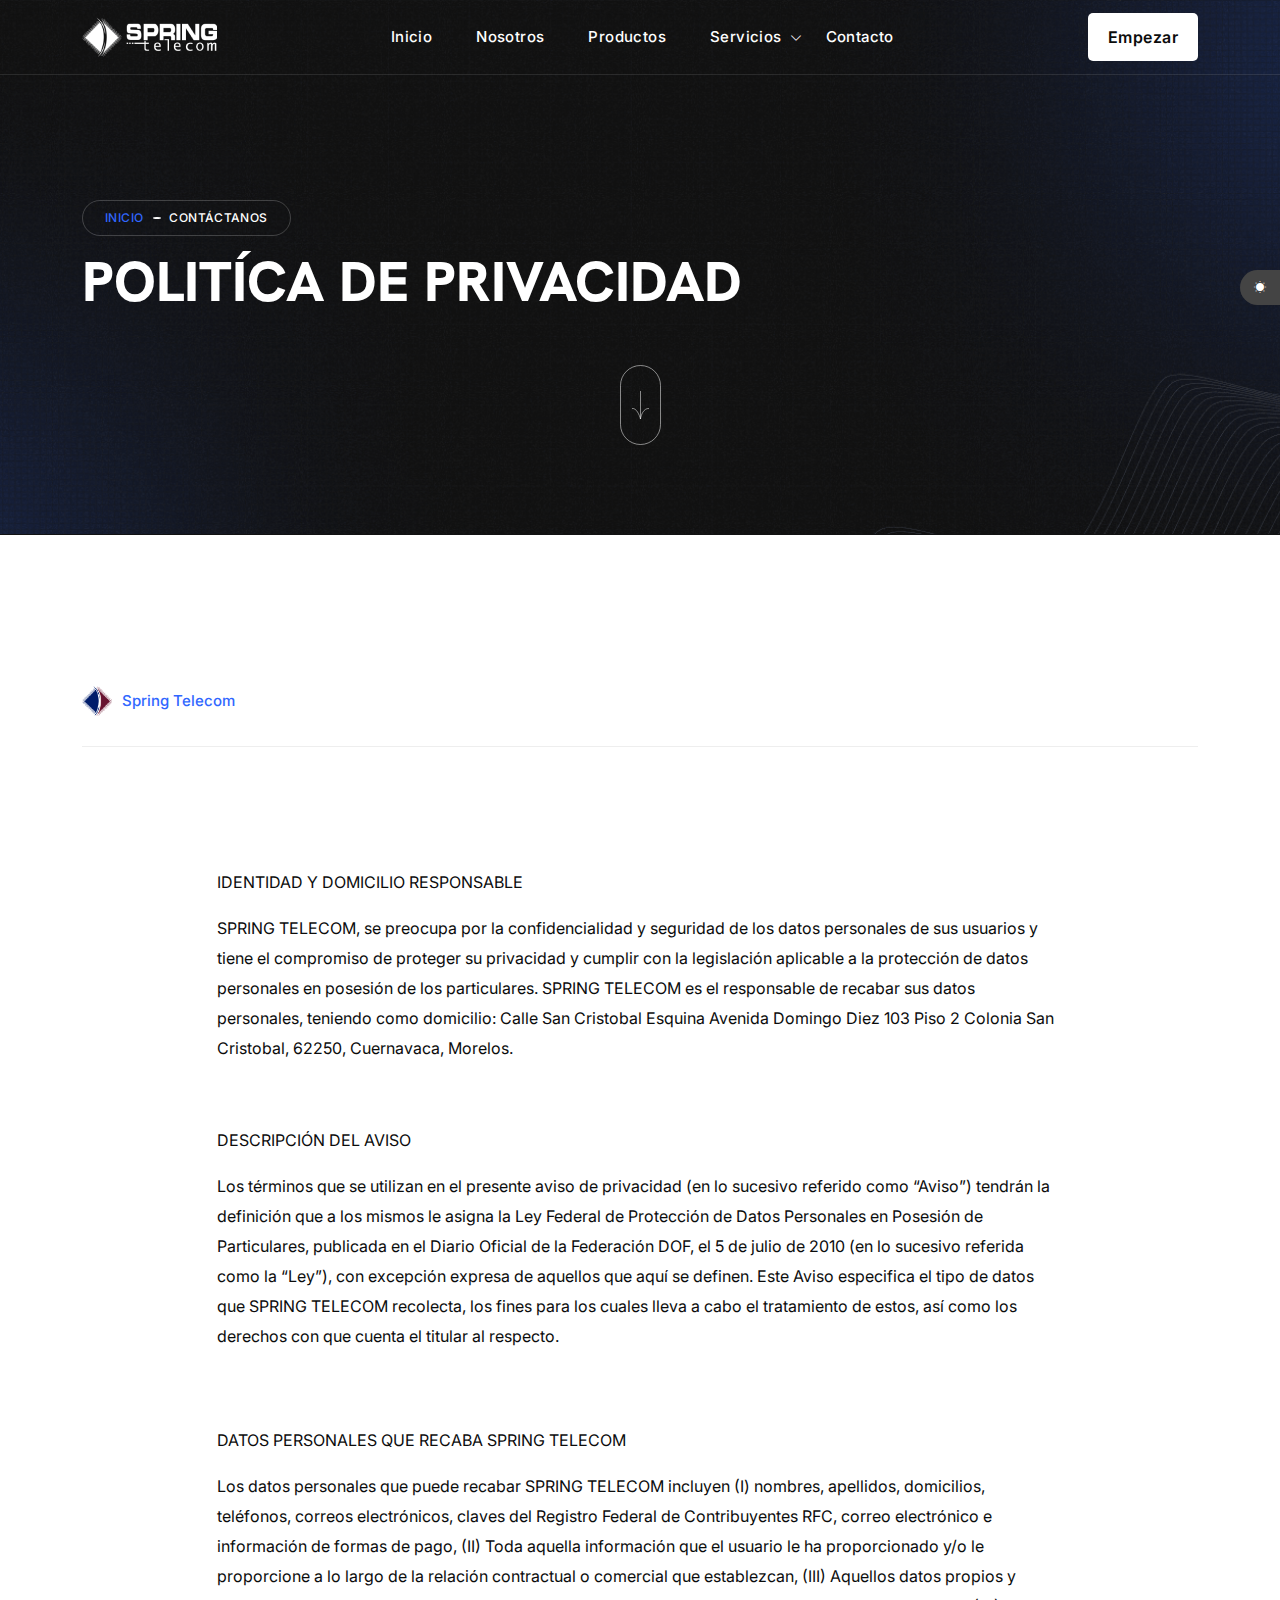
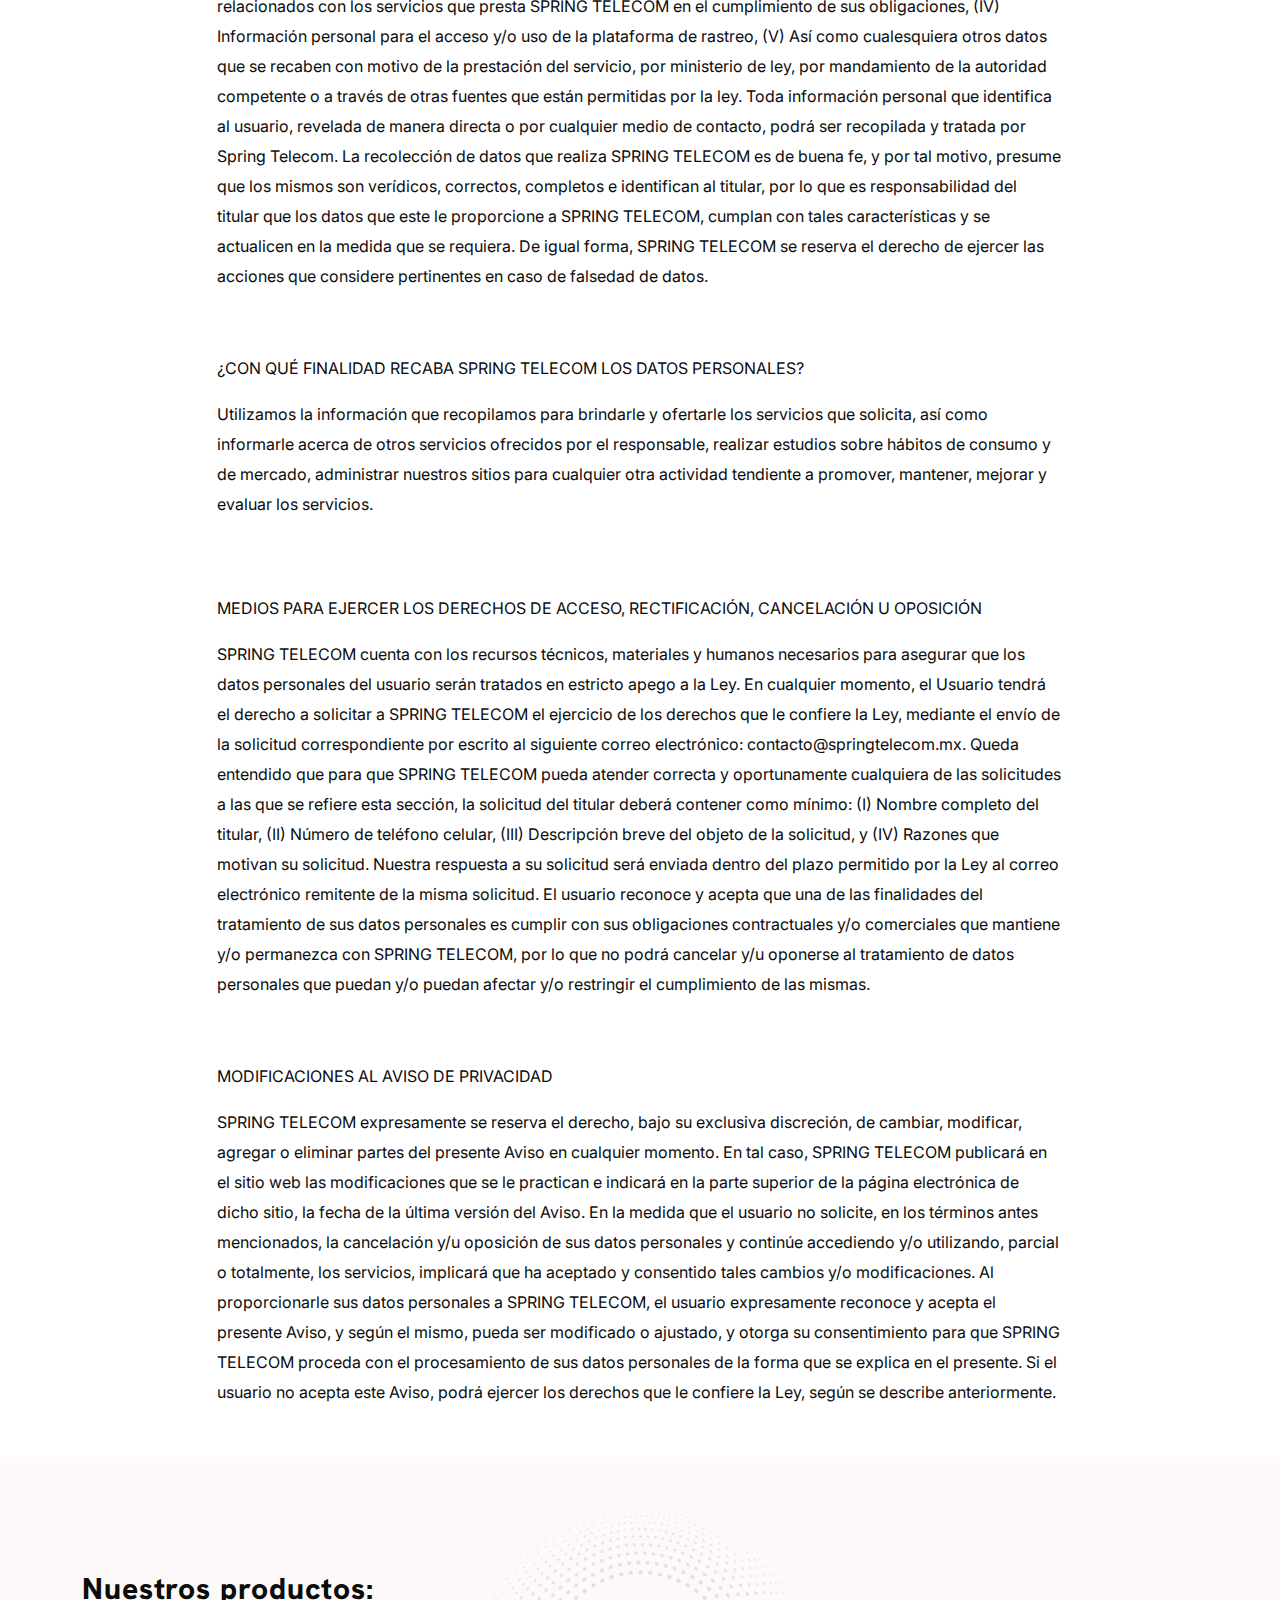
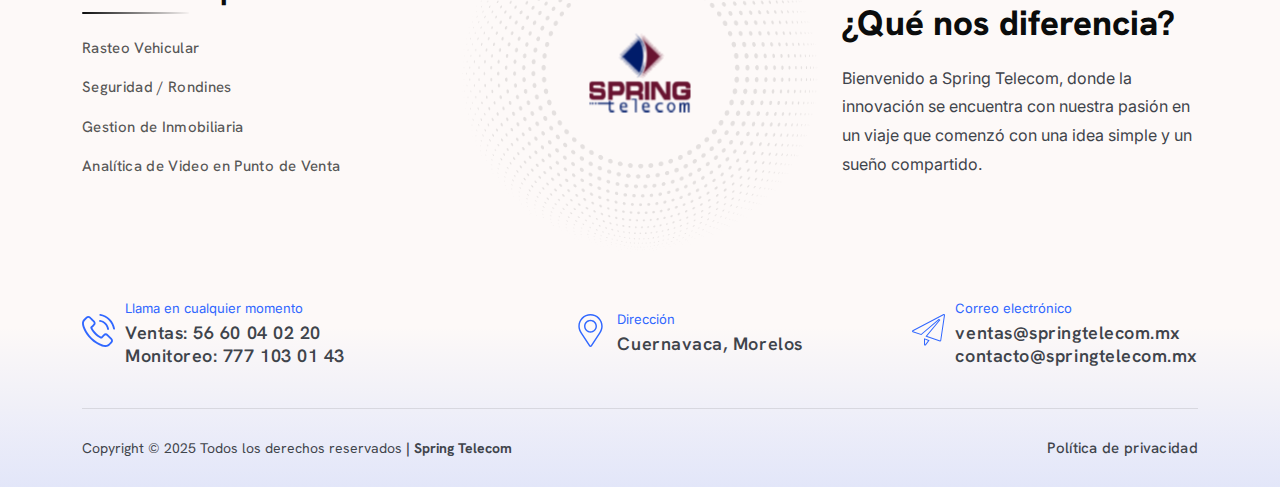
<file: html-files/zenfy/blog-details.html>
<!doctype html>
<html lang="en">

<head>
    <!-- Required meta tags -->
    <meta charset="utf-8">
    <meta name="viewport" content="width=device-width, initial-scale=1">

    <!-- Bootstrap CSS -->
    <link href="assets/css/bootstrap.min.css" rel="stylesheet">
    <link href="assets/css/jquery-ui.css" rel="stylesheet">
    <!-- Bootstrap Icon CSS -->
    <link href="assets/css/bootstrap-icons.css" rel="stylesheet">
    <!-- CSS -->
    <link href="assets/css/animate.min.css" rel="stylesheet">
    <!-- FancyBox CSS -->
    <link href="assets/css/jquery.fancybox.min.css" rel="stylesheet">
    <!-- Swiper slider CSS -->
    <link rel="stylesheet" href="assets/css/swiper-bundle.min.css">
    <!-- Slick slider CSS -->
    <link rel="stylesheet" href="assets/css/slick.css">
    <link rel="stylesheet" href="assets/css/slick-theme.css">
    <!-- BoxIcon  CSS -->
    <link href="assets/css/boxicons.min.css" rel="stylesheet">
    <!--  Style CSS  -->
    <link rel="stylesheet" href="assets/css/style.css">
    <!-- Title -->
    <title>Spring Telecom</title>
    <link rel="icon" href="assets/img/favicon.png" type="image/gif" sizes="20x20">
</head>

<body>
    <div class="tt-style-switch index-dark">
        <i class="bi bi-brightness-low-fill"></i>
    </div>
    <!-- scroll top -->
    <div class="circle-container">
        <svg class="circle-progress svg-content" width="100%" height="100%" viewBox="-1 -1 102 102">
            <path d="M50,1 a49,49 0 0,1 0,98 a49,49 0 0,1 0,-98"/>
        </svg>
    </div>
    <!-- Start Sidebar section -->
    <div class="sidebar-menu">
        <div class="sidebar-menu-top-area">
            <div class="container d-flex align-items-center justify-content-between">
                <div class="sidebar-menu-logo">
                    <a href="index.html" class="logo-dark"><img alt="image" class="img-fluid" src="assets/img/sitio_spring_white.png"></a>
                    <a href="index.html" class="logo-light"><img alt="image" class="img-fluid" src="assets/img/sitio_colors.png"></a>
                </div>
                <div class="sidebar-menu-close">
                    <svg xmlns="http://www.w3.org/2000/svg" width="20" height="20" viewBox="0 0 18 18">
                        <path fill-rule="evenodd" clip-rule="evenodd" d="M18 0L11.1686 8.99601L18 18L9.0041 11.1605L0 18L6.83156 8.99601L0 0L9.0041 6.83156L18 0Z"></path>
                      </svg>
                </div>
            </div>
        </div>
        <div class="container">
            <div class="row g-lg-4 gy-5">
                <div class="col-lg-8">
                    <div class="sidebar-menu-wrap">
                        <ul class="main-menu">
                            <li>
                                <a href="index.html">Agency </a>
                                <span class="dropdown-icon2 active"><i class="bi bi-plus"></i></span>
                                <ul class="submenu-list active">
                                    <li>
                                        <a href="#">Light Version</a>
                                        <span class="dropdown-icon2 two"><i class="bi bi-plus"></i></span>
                                        <ul class="submenu-list">
                                            <li>
                                                <a href="index.html">Startup Agency
                                                <svg xmlns="http://www.w3.org/2000/svg" width="10" height="10" viewBox="0 0 10 10">
                                                    <path d="M8.33624 2.84003L1.17627 10L0 8.82373L7.15914 1.66376H0.849347V0H10V9.15065H8.33624V2.84003Z"/>
                                                </svg>
                                                </a>
                                            </li>
                                            <li>
                                                <a href="digital-marketing.html">Digital Marketing Agency
                                                    <svg xmlns="http://www.w3.org/2000/svg" width="10" height="10" viewBox="0 0 10 10">
                                                        <path d="M8.33624 2.84003L1.17627 10L0 8.82373L7.15914 1.66376H0.849347V0H10V9.15065H8.33624V2.84003Z"/>
                                                    </svg>
                                                </a>
                                            </li>
                                            <li>
                                                <a href="saas.html">Saas Product
                                                <svg xmlns="http://www.w3.org/2000/svg" width="10" height="10" viewBox="0 0 10 10">
                                                    <path d="M8.33624 2.84003L1.17627 10L0 8.82373L7.15914 1.66376H0.849347V0H10V9.15065H8.33624V2.84003Z"/>
                                                </svg>
                                                </a>
                                            </li>
                                            <li>
                                                <a href="creative-agency.html">Creative Agency
                                                    <svg xmlns="http://www.w3.org/2000/svg" width="10" height="10" viewBox="0 0 10 10">
                                                        <path d="M8.33624 2.84003L1.17627 10L0 8.82373L7.15914 1.66376H0.849347V0H10V9.15065H8.33624V2.84003Z"/>
                                                    </svg>
                                                </a>
                                            </li>
                                            <li>
                                                <a href="it-solution.html">It Solution
                                                    <svg xmlns="http://www.w3.org/2000/svg" width="10" height="10" viewBox="0 0 10 10">
                                                        <path d="M8.33624 2.84003L1.17627 10L0 8.82373L7.15914 1.66376H0.849347V0H10V9.15065H8.33624V2.84003Z"/>
                                                    </svg>
                                                </a>
                                            </li>
                                        </ul>
                                    </li>
                                    <li>
                                        <a href="#">Dark Version</a>
                                        <span class="dropdown-icon2 two"><i class="bi bi-plus"></i></span>
                                        <ul class="submenu-list">
                                            <li>
                                                <a href="index.html">Startup Agency
                                                <svg xmlns="http://www.w3.org/2000/svg" width="10" height="10" viewBox="0 0 10 10">
                                                    <path d="M8.33624 2.84003L1.17627 10L0 8.82373L7.15914 1.66376H0.849347V0H10V9.15065H8.33624V2.84003Z"/>
                                                </svg>
                                                </a>
                                            </li>
                                            <li>
                                                <a href="digital-marketing.html">Digital Marketing Agency
                                                    <svg xmlns="http://www.w3.org/2000/svg" width="10" height="10" viewBox="0 0 10 10">
                                                        <path d="M8.33624 2.84003L1.17627 10L0 8.82373L7.15914 1.66376H0.849347V0H10V9.15065H8.33624V2.84003Z"/>
                                                    </svg>
                                                </a>
                                            </li>
                                            <li>
                                                <a href="saas.html">Saas Product
                                                <svg xmlns="http://www.w3.org/2000/svg" width="10" height="10" viewBox="0 0 10 10">
                                                    <path d="M8.33624 2.84003L1.17627 10L0 8.82373L7.15914 1.66376H0.849347V0H10V9.15065H8.33624V2.84003Z"/>
                                                </svg>
                                                </a>
                                            </li>
                                            <li>
                                                <a href="creative-agency.html">Creative Agency
                                                    <svg xmlns="http://www.w3.org/2000/svg" width="10" height="10" viewBox="0 0 10 10">
                                                        <path d="M8.33624 2.84003L1.17627 10L0 8.82373L7.15914 1.66376H0.849347V0H10V9.15065H8.33624V2.84003Z"/>
                                                    </svg>
                                                </a>
                                            </li>
                                            <li>
                                                <a href="it-solution.html">It Solution
                                                    <svg xmlns="http://www.w3.org/2000/svg" width="10" height="10" viewBox="0 0 10 10">
                                                        <path d="M8.33624 2.84003L1.17627 10L0 8.82373L7.15914 1.66376H0.849347V0H10V9.15065H8.33624V2.84003Z"/>
                                                    </svg>
                                                </a>
                                            </li>
                                        </ul>
                                    </li>
                                </ul>
                            </li>
                            <li>
                                <a href="service.html">Services</a>
                                <span class="dropdown-icon2"><i class="bi bi-plus"></i></span>
                                <ul class="submenu-list">
                                    <li>
                                        <a href="service.html">Service style 01
                                            <svg xmlns="http://www.w3.org/2000/svg" width="10" height="10" viewBox="0 0 10 10">
                                                <path d="M8.33624 2.84003L1.17627 10L0 8.82373L7.15914 1.66376H0.849347V0H10V9.15065H8.33624V2.84003Z"/>
                                            </svg>
                                        </a>
                                    </li>
                                    <li>
                                        <a href="service2.html">Service style 02
                                            <svg xmlns="http://www.w3.org/2000/svg" width="10" height="10" viewBox="0 0 10 10">
                                                <path d="M8.33624 2.84003L1.17627 10L0 8.82373L7.15914 1.66376H0.849347V0H10V9.15065H8.33624V2.84003Z"/>
                                            </svg>
                                        </a>
                                    </li>
                                    <li>
                                        <a href="service3.html">Service style 03
                                            <svg xmlns="http://www.w3.org/2000/svg" width="10" height="10" viewBox="0 0 10 10">
                                                <path d="M8.33624 2.84003L1.17627 10L0 8.82373L7.15914 1.66376H0.849347V0H10V9.15065H8.33624V2.84003Z"/>
                                            </svg>
                                        </a>
                                    </li>
                                    <li>
                                        <a href="service4.html">Service style 04
                                            <svg xmlns="http://www.w3.org/2000/svg" width="10" height="10" viewBox="0 0 10 10">
                                                <path d="M8.33624 2.84003L1.17627 10L0 8.82373L7.15914 1.66376H0.849347V0H10V9.15065H8.33624V2.84003Z"/>
                                            </svg>
                                        </a>
                                    </li>
                                    <li>
                                        <a href="service-details.html">Service Details
                                            <svg xmlns="http://www.w3.org/2000/svg" width="10" height="10" viewBox="0 0 10 10">
                                                <path d="M8.33624 2.84003L1.17627 10L0 8.82373L7.15914 1.66376H0.849347V0H10V9.15065H8.33624V2.84003Z"/>
                                            </svg>
                                        </a>
                                    </li>
                                </ul>
                            </li>
                            <li>
                                <a href="case-study.html">Case Study</a>
                                <span class="dropdown-icon2"><i class="bi bi-plus"></i></span>
                                    <ul class="submenu-list">
                                        <li>
                                            <a href="case-study.html">Case Study Style 01
                                                <svg xmlns="http://www.w3.org/2000/svg" width="10" height="10" viewBox="0 0 10 10">
                                                    <path d="M8.33624 2.84003L1.17627 10L0 8.82373L7.15914 1.66376H0.849347V0H10V9.15065H8.33624V2.84003Z"/>
                                                </svg>
                                            </a>
                                        </li>
                                        <li>
                                            <a href="case-study2.html">Case Study Style 02
                                                <svg xmlns="http://www.w3.org/2000/svg" width="10" height="10" viewBox="0 0 10 10">
                                                    <path d="M8.33624 2.84003L1.17627 10L0 8.82373L7.15914 1.66376H0.849347V0H10V9.15065H8.33624V2.84003Z"/>
                                                </svg>
                                            </a>
                                        </li>
                                        <li>
                                            <a href="case-study-details.html">Case Study Details
                                                <svg xmlns="http://www.w3.org/2000/svg" width="10" height="10" viewBox="0 0 10 10">
                                                    <path d="M8.33624 2.84003L1.17627 10L0 8.82373L7.15914 1.66376H0.849347V0H10V9.15065H8.33624V2.84003Z"/>
                                                </svg>
                                            </a>
                                        </li>
                                    </ul>
                            </li>
                            <li>
                                <a href="blog-grid.html">Blog</a>
                                <span class="dropdown-icon2"><i class="bi bi-plus"></i></span>
                                    <ul class="submenu-list">
                                        <li>
                                            <a href="blog-grid.html">Blog Grid
                                                <svg xmlns="http://www.w3.org/2000/svg" width="10" height="10" viewBox="0 0 10 10">
                                                    <path d="M8.33624 2.84003L1.17627 10L0 8.82373L7.15914 1.66376H0.849347V0H10V9.15065H8.33624V2.84003Z"/>
                                                </svg>
                                            </a>
                                        </li>
                                        <li>
                                            <a href="blog-grid-sidebar.html">Blog Grid Sidebar
                                                <svg xmlns="http://www.w3.org/2000/svg" width="10" height="10" viewBox="0 0 10 10">
                                                    <path d="M8.33624 2.84003L1.17627 10L0 8.82373L7.15914 1.66376H0.849347V0H10V9.15065H8.33624V2.84003Z"/>
                                                </svg>
                                            </a>
                                        </li>
                                        <li>
                                            <a href="blog-list.html">Blog List
                                                <svg xmlns="http://www.w3.org/2000/svg" width="10" height="10" viewBox="0 0 10 10">
                                                    <path d="M8.33624 2.84003L1.17627 10L0 8.82373L7.15914 1.66376H0.849347V0H10V9.15065H8.33624V2.84003Z"/>
                                                </svg>
                                            </a>
                                        </li>
                                        <li>
                                            <a href="blog-standard.html">Blog Standard
                                                <svg xmlns="http://www.w3.org/2000/svg" width="10" height="10" viewBox="0 0 10 10">
                                                    <path d="M8.33624 2.84003L1.17627 10L0 8.82373L7.15914 1.66376H0.849347V0H10V9.15065H8.33624V2.84003Z"/>
                                                </svg>
                                            </a>
                                        </li>
                                        <li>
                                            <a href="blog-details.html">Blog Details Style 01
                                                <svg xmlns="http://www.w3.org/2000/svg" width="10" height="10" viewBox="0 0 10 10">
                                                    <path d="M8.33624 2.84003L1.17627 10L0 8.82373L7.15914 1.66376H0.849347V0H10V9.15065H8.33624V2.84003Z"/>
                                                </svg>
                                            </a>
                                        </li>
                                        <li>
                                            <a href="blog-details2.html">Blog Details Style 02
                                                <svg xmlns="http://www.w3.org/2000/svg" width="10" height="10" viewBox="0 0 10 10">
                                                    <path d="M8.33624 2.84003L1.17627 10L0 8.82373L7.15914 1.66376H0.849347V0H10V9.15065H8.33624V2.84003Z"/>
                                                </svg>
                                            </a>
                                        </li>
                                    </ul>
                            </li>
                            <li>
                                <a href="#">Pages</a>
                                <span class="dropdown-icon2"><i class="bi bi-plus"></i></span>
                                    <ul class="submenu-list">
                                        <li>
                                            <a href="blog-grid.html">About
                                                <svg xmlns="http://www.w3.org/2000/svg" width="10" height="10" viewBox="0 0 10 10">
                                                    <path d="M8.33624 2.84003L1.17627 10L0 8.82373L7.15914 1.66376H0.849347V0H10V9.15065H8.33624V2.84003Z"/>
                                                </svg>
                                            </a>
                                        </li>
                                        <li>
                                            <a href="portfolio-grid.html">Portfolio </a>
                                            <span class="dropdown-icon2 two"><i class="bi bi-plus"></i></span>
                                            <ul class="submenu-list">
                                                <li>
                                                    <a href="portfolio-grid.html">Portfolio Grid
                                                        <svg xmlns="http://www.w3.org/2000/svg" width="10" height="10" viewBox="0 0 10 10">
                                                            <path d="M8.33624 2.84003L1.17627 10L0 8.82373L7.15914 1.66376H0.849347V0H10V9.15065H8.33624V2.84003Z"/>
                                                        </svg>
                                                    </a>
                                                </li>
                                                <li>
                                                    <a href="portfolio-masonary.html">Portfolio Masonary
                                                        <svg xmlns="http://www.w3.org/2000/svg" width="10" height="10" viewBox="0 0 10 10">
                                                            <path d="M8.33624 2.84003L1.17627 10L0 8.82373L7.15914 1.66376H0.849347V0H10V9.15065H8.33624V2.84003Z"/>
                                                        </svg>
                                                    </a>
                                                </li>
                                                <li>
                                                    <a href="portfolio-info-flow.html">Portfolio Info Flow
                                                        <svg xmlns="http://www.w3.org/2000/svg" width="10" height="10" viewBox="0 0 10 10">
                                                            <path d="M8.33624 2.84003L1.17627 10L0 8.82373L7.15914 1.66376H0.849347V0H10V9.15065H8.33624V2.84003Z"/>
                                                        </svg>
                                                    </a>
                                                </li>
                                                <li>
                                                    <a href="portfolio-list.html">Portfolio List
                                                        <svg xmlns="http://www.w3.org/2000/svg" width="10" height="10" viewBox="0 0 10 10">
                                                            <path d="M8.33624 2.84003L1.17627 10L0 8.82373L7.15914 1.66376H0.849347V0H10V9.15065H8.33624V2.84003Z"/>
                                                        </svg>
                                                    </a>
                                                </li>
                                                <li>
                                                    <a href="portfolio-details.html">Portfolio Details
                                                        <svg xmlns="http://www.w3.org/2000/svg" width="10" height="10" viewBox="0 0 10 10">
                                                            <path d="M8.33624 2.84003L1.17627 10L0 8.82373L7.15914 1.66376H0.849347V0H10V9.15065H8.33624V2.84003Z"/>
                                                        </svg>
                                                    </a>
                                                </li>
                                            </ul>
                                        </li>
                                        <li>
                                            <a href="team1.html">Our Team</a>
                                            <span class="dropdown-icon2 two"><i class="bi bi-plus"></i></span>
                                            <ul class="submenu-list">
                                                <li>
                                                    <a href="team1.html">Team Style 1
                                                        <svg xmlns="http://www.w3.org/2000/svg" width="10" height="10" viewBox="0 0 10 10">
                                                            <path d="M8.33624 2.84003L1.17627 10L0 8.82373L7.15914 1.66376H0.849347V0H10V9.15065H8.33624V2.84003Z"/>
                                                        </svg>
                                                    </a>
                                                </li>
                                                <li>
                                                    <a href="team2.html">Team Style 2
                                                        <svg xmlns="http://www.w3.org/2000/svg" width="10" height="10" viewBox="0 0 10 10">
                                                            <path d="M8.33624 2.84003L1.17627 10L0 8.82373L7.15914 1.66376H0.849347V0H10V9.15065H8.33624V2.84003Z"/>
                                                        </svg>
                                                    </a>
                                                </li>
                                            </ul>
                                        </li>
                                        <li>
                                            <a href="features.html">Features
                                                <svg xmlns="http://www.w3.org/2000/svg" width="10" height="10" viewBox="0 0 10 10">
                                                    <path d="M8.33624 2.84003L1.17627 10L0 8.82373L7.15914 1.66376H0.849347V0H10V9.15065H8.33624V2.84003Z"/>
                                                </svg>
                                            </a>
                                        </li>
                                        <li>
                                            <a href="shop.html">Shop</a>
                                            <span class="dropdown-icon2 two"><i class="bi bi-plus"></i></span>
                                            <ul class="submenu-list">
                                                <li>
                                                    <a href="shop.html">Shop
                                                        <svg xmlns="http://www.w3.org/2000/svg" width="10" height="10" viewBox="0 0 10 10">
                                                            <path d="M8.33624 2.84003L1.17627 10L0 8.82373L7.15914 1.66376H0.849347V0H10V9.15065H8.33624V2.84003Z"/>
                                                        </svg>
                                                    </a>
                                                </li>
                                                <li>
                                                    <a href="product-details.html">Product Details
                                                        <svg xmlns="http://www.w3.org/2000/svg" width="10" height="10" viewBox="0 0 10 10">
                                                            <path d="M8.33624 2.84003L1.17627 10L0 8.82373L7.15914 1.66376H0.849347V0H10V9.15065H8.33624V2.84003Z"/>
                                                        </svg>
                                                    </a>
                                                </li>
                                                <li>
                                                    <a href="cart.html">Cart
                                                        <svg xmlns="http://www.w3.org/2000/svg" width="10" height="10" viewBox="0 0 10 10">
                                                            <path d="M8.33624 2.84003L1.17627 10L0 8.82373L7.15914 1.66376H0.849347V0H10V9.15065H8.33624V2.84003Z"/>
                                                        </svg>
                                                    </a>
                                                </li>
                                                <li>
                                                    <a href="checkout.html">CheckOut
                                                        <svg xmlns="http://www.w3.org/2000/svg" width="10" height="10" viewBox="0 0 10 10">
                                                            <path d="M8.33624 2.84003L1.17627 10L0 8.82373L7.15914 1.66376H0.849347V0H10V9.15065H8.33624V2.84003Z"/>
                                                        </svg>
                                                    </a>
                                                </li>
                                            </ul>
                                        </li>
                                        <li>
                                            <a href="pricing-plan.html">Pricing Plan
                                                <svg xmlns="http://www.w3.org/2000/svg" width="10" height="10" viewBox="0 0 10 10">
                                                    <path d="M8.33624 2.84003L1.17627 10L0 8.82373L7.15914 1.66376H0.849347V0H10V9.15065H8.33624V2.84003Z"/>
                                                </svg>
                                            </a>
                                        </li>
                                        <li>
                                            <a href="faq.html">Faq
                                                <svg xmlns="http://www.w3.org/2000/svg" width="10" height="10" viewBox="0 0 10 10">
                                                    <path d="M8.33624 2.84003L1.17627 10L0 8.82373L7.15914 1.66376H0.849347V0H10V9.15065H8.33624V2.84003Z"/>
                                                </svg>
                                            </a>
                                        </li>
                                        <li>
                                            <a href="error.html">Error
                                                <svg xmlns="http://www.w3.org/2000/svg" width="10" height="10" viewBox="0 0 10 10">
                                                    <path d="M8.33624 2.84003L1.17627 10L0 8.82373L7.15914 1.66376H0.849347V0H10V9.15065H8.33624V2.84003Z"/>
                                                </svg>
                                            </a>
                                        </li>
                                    </ul>
                            </li>
                            <li>
                                <a href="contact.html">Contact</a>
                            </li>
                        </ul>
                    </div>
                </div>
                <div class="col-lg-4 d-lg-flex align-items-center d-none">
                    <div class="sidebar-contact">
                        <div class="getin-touch-area mb-60">
                            <h4>Get in Touch
                                <svg xmlns="http://www.w3.org/2000/svg" width="12" height="12" viewBox="0 0 12 12">
                                    <path d="M10.0035 3.40804L1.41153 12L0 10.5885L8.59097 1.99651H1.01922V0H12V10.9808H10.0035V3.40804Z"/>
                                </svg>
                            </h4>
                            <ul>
                                <li class="single-contact">
                                    <div class="icon">
                                        <svg xmlns="http://www.w3.org/2000/svg" width="18" height="18" viewBox="0 0 18 18">
                                            <path d="M14.2333 11.1504C13.8642 10.7667 13.4191 10.5615 12.9473 10.5615C12.4794 10.5615 12.0304 10.7629 11.6462 11.1466L10.4439 12.3433C10.345 12.2901 10.2461 12.2407 10.151 12.1913C10.014 12.1229 9.88467 12.0583 9.77433 11.9899C8.64819 11.2757 7.62476 10.345 6.64319 9.14067C6.16762 8.54043 5.84804 8.03516 5.61596 7.52229C5.92793 7.23736 6.21708 6.94104 6.49861 6.65611C6.60514 6.54974 6.71167 6.43957 6.8182 6.33319C7.61715 5.5354 7.61715 4.50207 6.8182 3.70427L5.77955 2.66714C5.66161 2.54937 5.53987 2.4278 5.42573 2.30623C5.19746 2.07069 4.95777 1.82755 4.71047 1.59961C4.34143 1.2349 3.9001 1.04115 3.43595 1.04115C2.97179 1.04115 2.52286 1.2349 2.1424 1.59961L2.13479 1.60721L0.841243 2.91027C0.35426 3.39655 0.076528 3.9892 0.0156552 4.67682C-0.0756541 5.78614 0.251537 6.81947 0.502638 7.4957C1.11898 9.15587 2.03968 10.6945 3.41312 12.3433C5.07952 14.3301 7.08452 15.8991 9.37486 17.0047C10.2499 17.4187 11.4179 17.9088 12.7229 17.9924C12.8028 17.9962 12.8865 18 12.9626 18C13.8414 18 14.5795 17.6847 15.1578 17.0578C15.1616 17.0502 15.1692 17.0464 15.173 17.0388C15.3708 16.7995 15.5991 16.583 15.8388 16.3512C16.0024 16.1955 16.1698 16.0321 16.3334 15.8611C16.71 15.4698 16.9079 15.014 16.9079 14.5467C16.9079 14.0756 16.7062 13.6235 16.322 13.2436L14.2333 11.1504ZM15.5953 15.1507C15.5915 15.1545 15.5915 15.1507 15.5953 15.1507C15.4469 15.3103 15.2947 15.4547 15.1311 15.6142C14.8838 15.8498 14.6327 16.0967 14.3969 16.374C14.0126 16.7843 13.5599 16.9781 12.9664 16.9781C12.9093 16.9781 12.8484 16.9781 12.7913 16.9743C11.6614 16.9021 10.6113 16.4614 9.82379 16.0853C7.67042 15.0444 5.77955 13.5665 4.20827 11.6936C2.91092 10.1322 2.04348 8.68859 1.46899 7.13859C1.11517 6.19263 0.985816 5.45562 1.04288 4.7604C1.08093 4.31591 1.25214 3.94741 1.56791 3.63209L2.86527 2.33662C3.05169 2.16187 3.24953 2.06689 3.44356 2.06689C3.68324 2.06689 3.87728 2.21125 3.99902 2.33282L4.01044 2.34422C4.24251 2.56076 4.46318 2.78491 4.69526 3.02424C4.8132 3.14581 4.93494 3.26738 5.05669 3.39275L6.09533 4.42988C6.49861 4.83258 6.49861 5.20488 6.09533 5.60758C5.985 5.71775 5.87847 5.82792 5.76814 5.9343C5.44856 6.26101 5.14419 6.56494 4.8132 6.86126C4.80559 6.86886 4.79798 6.87266 4.79417 6.88025C4.46698 7.20697 4.52786 7.52609 4.59634 7.74263L4.60775 7.77682C4.87787 8.43026 5.25833 9.0457 5.83662 9.77891L5.84043 9.78271C6.89048 11.0744 7.99761 12.0811 9.21887 12.8523C9.37486 12.9511 9.53465 13.0309 9.68683 13.1069C9.82379 13.1752 9.95315 13.2398 10.0635 13.3082C10.0787 13.3158 10.0939 13.3272 10.1091 13.3348C10.2385 13.3994 10.3602 13.4298 10.4858 13.4298C10.8016 13.4298 10.9994 13.2322 11.0641 13.1676L12.3652 11.8684C12.4946 11.7392 12.7 11.5834 12.9397 11.5834C13.1756 11.5834 13.3696 11.7316 13.4876 11.8608L13.4952 11.8684L15.5915 13.9616C15.9834 14.3491 15.9834 14.748 15.5953 15.1507ZM9.72868 4.28172C10.7255 4.44888 11.631 4.91996 12.3538 5.64177C13.0767 6.36359 13.5446 7.26775 13.7159 8.2631C13.7577 8.51383 13.9746 8.68859 14.2219 8.68859C14.2523 8.68859 14.2789 8.68479 14.3094 8.68099C14.5909 8.6354 14.7773 8.36947 14.7317 8.08834C14.5262 6.88405 13.9555 5.78614 13.0843 4.91616C12.2131 4.04618 11.1135 3.47633 9.90749 3.27118C9.62596 3.22559 9.36344 3.41175 9.31398 3.68907C9.26452 3.9664 9.44714 4.23613 9.72868 4.28172ZM17.9922 7.94018C17.6536 5.95709 16.7176 4.15255 15.2795 2.71652C13.8414 1.28049 12.0342 0.345932 10.0483 0.00781895C9.77053 -0.0415684 9.50802 0.148383 9.45856 0.425712C9.4129 0.70684 9.59932 0.968972 9.88086 1.01836C11.6538 1.31848 13.2707 2.15807 14.5567 3.43834C15.8426 4.72241 16.6796 6.33699 16.9802 8.10734C17.022 8.35808 17.2389 8.53283 17.4862 8.53283C17.5166 8.53283 17.5432 8.52903 17.5737 8.52523C17.8514 8.48344 18.0416 8.21751 17.9922 7.94018Z"/>
                                        </svg>
                                    </div>
                                    <div class="contact">
                                        <span>Phone</span>
                                        <h6><a href="#">+991 - 763 684 4563</a></h6>
                                    </div>
                                </li>
                                <li class="single-contact">
                                    <div class="icon">
                                        <svg xmlns="http://www.w3.org/2000/svg" width="18" height="18" viewBox="0 0 18 18">
                                            <path d="M0 4.5C0 3.90326 0.237053 3.33097 0.65901 2.90901C1.08097 2.48705 1.65326 2.25 2.25 2.25H15.75C16.3467 2.25 16.919 2.48705 17.341 2.90901C17.7629 3.33097 18 3.90326 18 4.5V13.5C18 14.0967 17.7629 14.669 17.341 15.091C16.919 15.5129 16.3467 15.75 15.75 15.75H2.25C1.65326 15.75 1.08097 15.5129 0.65901 15.091C0.237053 14.669 0 14.0967 0 13.5V4.5ZM2.25 3.375C1.95163 3.375 1.66548 3.49353 1.4545 3.7045C1.24353 3.91548 1.125 4.20163 1.125 4.5V4.74413L9 9.46912L16.875 4.74413V4.5C16.875 4.20163 16.7565 3.91548 16.5455 3.7045C16.3345 3.49353 16.0484 3.375 15.75 3.375H2.25ZM16.875 6.05587L11.5785 9.234L16.875 12.4931V6.05587ZM16.8367 13.7914L10.4918 9.8865L9 10.7809L7.50825 9.8865L1.16325 13.7903C1.22718 14.0296 1.36836 14.2412 1.56486 14.3922C1.76137 14.5431 2.00221 14.625 2.25 14.625H15.75C15.9976 14.625 16.2384 14.5434 16.4349 14.3926C16.6313 14.2419 16.7726 14.0306 16.8367 13.7914ZM1.125 12.4931L6.4215 9.234L1.125 6.05587V12.4931Z"/>
                                        </svg>
                                    </div>
                                    <div class="contact">
                                        <span>Email Now</span>
                                        <h6><a href="#">info@examplegmail.com</a></h6>
                                    </div>
                                </li>
                                <li class="single-contact">
                                    <div class="icon">
                                        <svg xmlns="http://www.w3.org/2000/svg" width="14" height="18" viewBox="0 0 14 18">
                                            <path d="M11.8603 10.0575C11.249 11.2522 10.4207 12.4425 9.57367 13.5113C8.77018 14.5188 7.91105 15.484 7 16.4025C6.08893 15.484 5.2298 14.5188 4.42633 13.5113C3.57933 12.4425 2.751 11.2522 2.13967 10.0575C1.52133 8.85037 1.16667 7.71975 1.16667 6.75C1.16667 5.25816 1.78125 3.82742 2.87521 2.77252C3.96917 1.71763 5.4529 1.125 7 1.125C8.5471 1.125 10.0308 1.71763 11.1248 2.77252C12.2188 3.82742 12.8333 5.25816 12.8333 6.75C12.8333 7.71975 12.4775 8.85037 11.8603 10.0575ZM7 18C7 18 14 11.6033 14 6.75C14 4.95979 13.2625 3.2429 11.9497 1.97703C10.637 0.711159 8.85652 0 7 0C5.14348 0 3.36301 0.711159 2.05025 1.97703C0.737498 3.2429 2.76642e-08 4.95979 0 6.75C0 11.6033 7 18 7 18Z"/>
                                            <path d="M7 9C6.38116 9 5.78767 8.76295 5.35008 8.34099C4.9125 7.91903 4.66667 7.34674 4.66667 6.75C4.66667 6.15326 4.9125 5.58097 5.35008 5.15901C5.78767 4.73705 6.38116 4.5 7 4.5C7.61884 4.5 8.21233 4.73705 8.64992 5.15901C9.0875 5.58097 9.33333 6.15326 9.33333 6.75C9.33333 7.34674 9.0875 7.91903 8.64992 8.34099C8.21233 8.76295 7.61884 9 7 9ZM7 10.125C7.92826 10.125 8.8185 9.76942 9.47487 9.13649C10.1313 8.50355 10.5 7.64511 10.5 6.75C10.5 5.85489 10.1313 4.99645 9.47487 4.36351C8.8185 3.73058 7.92826 3.375 7 3.375C6.07174 3.375 5.1815 3.73058 4.52513 4.36351C3.86875 4.99645 3.5 5.85489 3.5 6.75C3.5 7.64511 3.86875 8.50355 4.52513 9.13649C5.1815 9.76942 6.07174 10.125 7 10.125V10.125Z"/>
                                        </svg>
                                    </div>
                                    <div class="contact">
                                        <h6>Canada City, Office-02, Road-11, House-3B/B, Section-H</h6>
                                    </div>
                                </li>
                            </ul>
                        </div>
                        <div class="social-link-area">
                            <h6>Social Link
                                <svg xmlns="http://www.w3.org/2000/svg" width="12" height="12" viewBox="0 0 12 12">
                                    <path d="M10.0035 3.40804L1.41153 12L0 10.5885L8.59097 1.99651H1.01922V0H12V10.9808H10.0035V3.40804Z"/>
                                </svg>
                            </h6>
                            <ul class="social-area">
                                <li><a href="#"><i class="bi bi-dribbble"></i> Dribbble</a></li>
                                <li><a href="#"><i class="bi bi-behance"></i> Behance</a></li>
                                <li><a href="#"><i class="bi bi-pinterest"></i> Pinterest</a></li>
                                <li><a href="#"><i class="bi bi-facebook"></i> Facebook</a></li>
                            </ul>
                        </div>
                    </div>
                </div>
            </div>
        </div>
    </div>
    <!-- End Sidebar section -->

    <!-- Start header section -->
    <header class="header-area style-2">
        <div class="container d-flex flex-nowrap align-items-center justify-content-between">
            <div class="company-logo">
                <a href="index.html" class="logo-dark"><img alt="image" class="img-fluid" src="assets/img/sitio_spring_white.png"></a>
                <a href="index.html" class="logo-light"><img alt="image" class="img-fluid" src="assets/img/sitio_colors.png"></a>
            </div>
            <div class="main-menu d-lg-flex d-none">
                <ul class="menu-list">
                    <li>
                        <a href="saas-dark.html" class="drop-down">Inicio</a><i class="bi bi-plus dropdown-icon"></i>
                        <!-- <ul class="sub-menu"> -->
                            <!-- <li>
                                <a href="index.html">Light Version</a>
                                <i class="d-lg-flex d-none bi bi-chevron-right dropdown-icon"></i>
                                <i class="d-lg-none d-flex bi bi-plus dropdown-icon"></i>
                                <ul class="sub-menu">
                                    <li><a href="index.html">Startup Agency</a></li>
                                    <li><a href="digital-marketing.html">Digital Marketing Agency</a></li>
                                    <li><a href="saas.html">Saas Product</a></li>
                                    <li><a href="creative-agency.html">Creative Agency</a></li>
                                    <li><a href="it-solution.html">It Solution</a></li>
                                </ul>
                            </li> -->
                            <!-- <li class="active">
                                <a href="index.html">Dark Version</a>
                                <i class="d-lg-flex d-none bi bi-chevron-right dropdown-icon"></i>
                                <i class="d-lg-none d-flex bi bi-plus dropdown-icon"></i>
                                <ul class="sub-menu">
                                    <li><a href="startup-agency-dark.html">Startup Agency</a></li>
                                    <li><a href="digital-marketing-dark.html">Digital Marketing Agency</a></li>
                                    <li class="active"><a href="saas-dark.html">Saas Product</a></li>
                                    <li><a href="creative-agency-dark.html">Creative Agency</a></li>
                                    <li><a href="it-solution-dark.html">It Solution</a></li>
                                </ul>
                            </li> -->
                        <!-- </ul> -->
                    </li>
                    <!-- <li class="menu-item-has-children">
                        <a href="service.html" class="drop-down">Services</a><i class="bi bi-plus dropdown-icon"></i>
                        <ul class="sub-menu">
                            <li><a href="service.html">Service style 01</a></li>
                            <li><a href="service2.html">Service style 02</a></li>
                            <li><a href="service3.html">Service style 03</a></li>
                            <li><a href="service4.html">Service style 04</a></li>
                            <li>
                                <a href="service-details.html ">Service Details</a>
                            </li>
                        </ul>
                    </li> -->
                    <!-- <li class="menu-item-has-children">
                        <a href="case-study.html" class="drop-down">Case Study</a><i class="bi bi-plus dropdown-icon"></i>
                        <ul class="sub-menu">
                            <li><a href="case-study.html">Case Study Style 01</a></li>
                            <li><a href="case-study2.html">Case Study Style 02</a></li>
                            <li>
                                <a href="case-study-details.html">Case Study Details</a>
                            </li>
                        </ul>
                    </li> -->
                    <li>
                        <a href="saas-dark.html#nosotros_base" class="drop down">Nosotros</a><i class="bi bi-plus dropdown-icon"></i>
                    </li>
                    <li>
                        <a href="saas-dark.html#tecnología_transforma" class="drop down">Productos</a><i class="bi bi-plus dropdown-icon"></i>
                    </li>
                    <li class="menu-item-has-children">
                        <a href="#impulse_productividad" class="drop-down">Servicios</a><i class="bi bi-plus dropdown-icon"></i>
                        <ul class="sub-menu">
                            
                            <li><a href="features.html">Rastreo Vehicular</a></li>
                            <!--<li><a href="#">Seguridad / Rondines</a></li>
                            <li><a href="#">Gestión Inmobiliaria</a></li>
                            <li><a href="#">Analitíca de Video</a></li>-->
                            <!--<li><a href="portfolio-details.html">Portfolio Details</a></li>-->
                            
                    <!--</li>
                    <li class="menu-item-has-children">
                        <a href="#" class="drop-down">Servicios</a><i class="bi bi-plus dropdown-icon"></i>
                        <ul class="sub-menu">
                            <li><a>Rastreo Vehicular</a></li>
                            <li><a>Seguridad / Rondines</a></li>
                            <li><a> Gestión Inmobiliaria</a></li>
                            <li><a>Analitíca de Video</a></li>
                            <li>
                                <a href="portfolio-grid.html">Portfolio</a>
                                <i class="d-lg-flex d-none bi bi-chevron-right dropdown-icon"></i>
                                <i class="d-lg-none d-flex bi bi-plus dropdown-icon"></i>
                                <ul class="sub-menu">
                                    <li><a href="portfolio-grid.html">Portfolio Grid</a></li>
                                    <li><a href="portfolio-masonary.html">Portfolio Masonary</a></li>
                                    <li><a href="portfolio-info-flow.html">Portfolio Info Flow</a></li>
                                    <li><a href="portfolio-list.html">Portfolio List</a></li>
                                    <li><a href="portfolio-details.html">Portfolio Details</a></li>
                                </ul>
                            </li> -->
                            <!-- <li>
                                <a href="activities.html">Our Team</a>
                                <i class="d-lg-flex d-none bi bi-chevron-right dropdown-icon"></i>
                                <i class="d-lg-none d-flex bi bi-plus dropdown-icon"></i>
                                <ul class="sub-menu">
                                    <li><a href="team1.html">Team Style 01</a></li>
                                    <li><a href="team2.html">Team Style 02</a></li>
                                </ul>
                            </li> -->
                            
                            <!-- <li>
                                <a href="shop.html">Shop</a>
                                <i class="d-lg-flex d-none bi bi-chevron-right dropdown-icon"></i>
                                <i class="d-lg-none d-flex bi bi-plus dropdown-icon"></i>
                                <ul class="sub-menu">
                                    <li><a href="shop.html">Shop</a></li>
                                    <li><a href="product-details.html">Product Details</a></li>
                                    <li><a href="cart.html">Cart</a></li>
                                    <li><a href="checkout.html">CheckOut</a></li>
                                </ul>
                            </li> -->
                            <!-- <li><a href="pricing-plan.html">Pricing Plan</a></li>
                            <li><a href="faq.html">Faqs</a></li> -->
                            </ul>
                    </li>
                    <!-- <li > -->
                        <!-- <a class="drop-down" href="blog-details.html" >Politíca</a><i class="bi bi-plus dropdown-icon"></i> -->
                        <!-- <ul class="sub-menu">
                            <li><a href="blog-grid.html">Blog Grid</a></li>
                            <li><a href="blog-grid-sidebar.html">Blog Grid Sidebar</a></li>
                            <li><a href="blog-list.html">Blog List</a></li>
                            <li><a href="blog-standard.html">Blog Standard</a></li>
                            <li><a href="blog-details.html">Blog Details Style 01</a></li>
                            <li><a href="blog-details2.html">Blog Details Style 02</a></li>
                        </ul> -->
            
                    <!-- </li> -->
                    <li>
                        <a href="contact.html" class="drop-down">Contacto</a>
                    </li>
    
                </ul>
            </div>
            <div class="nav-right d-flex jsutify-content-end align-items-center">
                <div class="sidebar-and-btn">
                    <!-- <div class="sidebar-btn">
                        <svg xmlns="http://www.w3.org/2000/svg" width="20" height="20" viewBox="0 0 20 20">
                            <g>
                                <path
                                    d="M6.79688 9.375H2.57812C1.15652 9.375 0 8.21848 0 6.79688V2.57812C0 1.15652 1.15652 0 2.57812 0H6.79688C8.21848 0 9.375 1.15652 9.375 2.57812V6.79688C9.375 8.21848 8.21848 9.375 6.79688 9.375ZM2.57812 1.25C1.84578 1.25 1.25 1.84578 1.25 2.57812V6.79688C1.25 7.52922 1.84578 8.125 2.57812 8.125H6.79688C7.52922 8.125 8.125 7.52922 8.125 6.79688V2.57812C8.125 1.84578 7.52922 1.25 6.79688 1.25H2.57812ZM17.4219 9.375H13.2031C11.7815 9.375 10.625 8.21848 10.625 6.79688V2.57812C10.625 1.15652 11.7815 0 13.2031 0H17.4219C18.8435 0 20 1.15652 20 2.57812V6.79688C20 8.21848 18.8435 9.375 17.4219 9.375ZM13.2031 1.25C12.4708 1.25 11.875 1.84578 11.875 2.57812V6.79688C11.875 7.52922 12.4708 8.125 13.2031 8.125H17.4219C18.1542 8.125 18.75 7.52922 18.75 6.79688V2.57812C18.75 1.84578 18.1542 1.25 17.4219 1.25H13.2031ZM15.3125 20C12.7278 20 10.625 17.8972 10.625 15.3125C10.625 12.7278 12.7278 10.625 15.3125 10.625C17.8972 10.625 20 12.7278 20 15.3125C20 17.8972 17.8972 20 15.3125 20ZM15.3125 11.875C13.4171 11.875 11.875 13.4171 11.875 15.3125C11.875 17.2079 13.4171 18.75 15.3125 18.75C17.2079 18.75 18.75 17.2079 18.75 15.3125C18.75 13.4171 17.2079 11.875 15.3125 11.875ZM6.79688 20H2.57812C1.15652 20 0 18.8435 0 17.4219V13.2031C0 11.7815 1.15652 10.625 2.57812 10.625H6.79688C8.21848 10.625 9.375 11.7815 9.375 13.2031V17.4219C9.375 18.8435 8.21848 20 6.79688 20ZM2.57812 11.875C1.84578 11.875 1.25 12.4708 1.25 13.2031V17.4219C1.25 18.1542 1.84578 18.75 2.57812 18.75H6.79688C7.52922 18.75 8.125 18.1542 8.125 17.4219V13.2031C8.125 12.4708 7.52922 11.875 6.79688 11.875H2.57812Z"/>
                            </g>
                        </svg>
                    </div> -->
                    <a href="contact.html" class="primary-btn2 d-lg-flex d-none" data-text="Empezar"><span>Empezar</span></a>
                </div>
            </div>
        </div>
    </header>
    <!-- End header section -->

    <!-- Start Breadcrumb section -->
    <div class="breadcrumb-section" style="background-image: url(assets/img/innerpage/breadcrumb-bg1.png), linear-gradient(180deg, #121212 0%, #121212 100%);">   
        <div class="container">
            <div class="row">
                <div class="col-lg-12">
                    <div class="banner-wrapper">
                        <div class="banner-content">
                            <ul class="breadcrumb-list">
                                <li><a href="saas-dark.html">Inicio</a></li>
                                <li>Contáctanos</li>
                            </ul>
                            <h1>POLITÍCA DE PRIVACIDAD</h1>
                        </div>
                        <div class="scroll-down-btn">
                            <a href="#blog-details">
                                <svg xmlns="http://www.w3.org/2000/svg" width="19" height="29" viewBox="0 0 19 29">
                                    <path
                                        d="M9.5 0V28M9.5 28C10 24.3333 12.4 17.1 18 17.5M9.5 28C8.5 24.1667 5.4 16.7 1 17.5" />
                                </svg>
                            </a>
                        </div>
                    </div>
                </div>
            </div>
        </div>
    </div>
    <!-- End Breadcrumb section -->

    <!-- Start Blog Details Section -->
    <div class="blog-details scroll-margin pt-120 mb-120 style-6" id="blog-details">
        <div class="container">
            <div class="row">
                <!--<div class="col-12">
                    <div class="blog-details-thumb">
                        <div class="batch">
                            <span>Creative</span>
                        </div>
                        <img src="assets/img/innerpage/aviso de privacidad (1).jpg" alt="">-->
                    </div>
                    <div class="blog-details-author-meta">
                        <div class="author-area">
                            <div class="author-img">
                                <img src="assets/img/politica.png" alt="">
                            </div>
                            <div class="author-content">
                                <h6> <a href="saas-dark.html">Spring Telecom</a></h6>
                            </div>
                        </div>
                        <ul>
                            <li>
                                <!--<svg viewBox="0 0 16 16" xmlns="http://www.w3.org/2000/svg">
                                    <path d="M8 0C3.60594 0 0 3.60594 0 8C0 12.3941 3.60594 16 8 16C12.3941 16 16 12.3941 16 8C16 3.60594 12.3941 0 8 0ZM11.646 3.69106C11.8291 3.508 12.1259 3.508 12.3089 3.69106C12.492 3.87413 12.492 4.17091 12.3089 4.35397C12.1259 4.53703 11.8291 4.53703 11.646 4.35397C11.463 4.17091 11.463 3.87413 11.646 3.69106ZM7.53125 2.375C7.53125 2.11591 7.74091 1.90625 8 1.90625C8.25909 1.90625 8.46875 2.11591 8.46875 2.375V3.3125C8.46875 3.57159 8.25909 3.78125 8 3.78125C7.74091 3.78125 7.53125 3.57159 7.53125 3.3125V2.375ZM2.375 8.46875C2.11591 8.46875 1.90625 8.25909 1.90625 8C1.90625 7.74091 2.11591 7.53125 2.375 7.53125H3.3125C3.57159 7.53125 3.78125 7.74091 3.78125 8C3.78125 8.25909 3.57159 8.46875 3.3125 8.46875H2.375ZM4.35397 12.3089C4.17091 12.492 3.87413 12.492 3.69106 12.3089C3.508 12.1259 3.508 11.8291 3.69106 11.646C3.87413 11.4629 4.17091 11.4629 4.35397 11.646C4.53703 11.8291 4.53703 12.1259 4.35397 12.3089ZM4.35397 4.35397C4.17091 4.53703 3.87413 4.53703 3.69106 4.35397C3.508 4.17091 3.508 3.87413 3.69106 3.69106C3.87413 3.508 4.17091 3.508 4.35397 3.69106C4.53703 3.87413 4.53703 4.17091 4.35397 4.35397ZM8.46875 13.625C8.46875 13.8841 8.25909 14.0938 8 14.0938C7.74091 14.0938 7.53125 13.8841 7.53125 13.625V12.6875C7.53125 12.4284 7.74091 12.2188 8 12.2188C8.25909 12.2188 8.46875 12.4284 8.46875 12.6875V13.625ZM11.1439 11.1439C10.9608 11.327 10.6642 11.327 10.4811 11.1439L7.66856 8.33141C7.58069 8.24353 7.53125 8.1245 7.53125 8V5.1875C7.53125 4.92841 7.74091 4.71875 8 4.71875C8.25909 4.71875 8.46875 4.92841 8.46875 5.1875V7.80591L11.1439 10.4811C11.327 10.6642 11.327 10.9608 11.1439 11.1439ZM12.3089 12.3089C12.1259 12.492 11.8291 12.492 11.646 12.3089C11.463 12.1259 11.463 11.8291 11.646 11.646C11.8291 11.4629 12.1259 11.4629 12.3089 11.646C12.492 11.8291 12.492 12.1259 12.3089 12.3089ZM14.0938 8C14.0938 8.25909 13.8841 8.46875 13.625 8.46875H12.6875C12.4284 8.46875 12.2188 8.25909 12.2188 8C12.2188 7.74091 12.4284 7.53125 12.6875 7.53125H13.625C13.8841 7.53125 14.0938 7.74091 14.0938 8Z"></path>
                                </svg>5 Jan, 2022
                            </li>
                            <li>
                                <svg viewBox="0 0 16 16" xmlns="http://www.w3.org/2000/svg">
                                    <path d="M7.15888 13.1844C8.73336 10.6029 8.07416 7.35423 5.59136 5.46029C5.58991 5.45922 5.58846 5.45788 5.5873 5.45708L5.59803 5.48172L5.59629 5.5002C6.08003 6.68033 6.01217 7.97589 5.41793 9.08745L4.99915 9.87117L4.87068 9.00522C4.78338 8.41784 4.54354 7.85751 4.17407 7.3778H4.11578L4.08503 7.29744C4.08938 8.19499 3.88464 9.07915 3.48297 9.91322C2.95602 11.0047 3.03345 12.2633 3.69033 13.2806L4.14362 13.9829L3.3281 13.6647C1.98331 13.1399 0.908237 12.1291 0.378384 10.8914C-0.215271 9.50931 -0.105357 7.90679 0.672747 6.6056C1.07847 5.92875 1.36269 5.21012 1.51784 4.46926L1.66952 3.74314L2.0564 4.39079C2.24113 4.69961 2.37715 5.03388 2.46154 5.38503L2.47024 5.39333L2.47923 5.44958L2.48765 5.44717C3.64654 4.02518 4.34083 2.25579 4.44204 0.464176L4.46814 0L4.88982 0.253917C6.61075 1.28967 7.80589 2.95139 8.17508 4.81853L8.18349 4.85684L8.18784 4.86273L8.20669 4.83809C8.54398 4.42668 8.72204 3.93732 8.72204 3.42226V2.62461L9.2432 3.26048C10.4549 4.73845 11.0761 6.57185 10.9926 8.42319C10.8899 10.6024 9.6031 12.5151 7.5501 13.5514L6.66121 14L7.15888 13.1844Z"></path>
                                </svg>3.9K View
                            </li>
                            <li>
                                <a href="#comment-area">
                                    <svg viewBox="0 0 16 16" xmlns="http://www.w3.org/2000/svg">
                                        <path
                                            d="M14.5662 14.9619C14.5908 15.0728 14.5903 15.1878 14.5648 15.2986C14.5393 15.4093 14.4895 15.513 14.419 15.6021C14.3484 15.6912 14.2589 15.7635 14.157 15.8136C14.055 15.8638 13.9432 15.8906 13.8295 15.8922C13.7123 15.8916 13.5967 15.8643 13.4916 15.8124L12.1473 15.1555C10.8911 15.6143 9.51546 15.6277 8.25052 15.1936C6.98557 14.7595 5.90806 13.9042 5.19824 12.7708C6.14928 12.8941 7.11563 12.8159 8.03447 12.5413C8.95331 12.2667 9.80408 11.8018 10.5315 11.1768C11.2589 10.5518 11.8466 9.78079 12.2565 8.91379C12.6664 8.0468 12.8892 7.10326 12.9106 6.14449C12.911 5.70944 12.8664 5.27551 12.7777 4.84961C13.6869 5.29062 14.4601 5.96909 15.0156 6.81329C15.571 7.65749 15.8881 8.63608 15.9332 9.64561C15.9633 10.4111 15.8336 11.1744 15.5525 11.887C15.2714 12.5996 14.845 13.2459 14.3004 13.7847L14.5662 14.9619Z">
                                        </path>
                                        <path
                                            d="M6.0757 0.216195C4.48484 0.198449 2.95187 0.812289 1.81293 1.92312C0.673981 3.03395 0.0220199 4.5511 1.29169e-06 6.1419C-0.000538167 6.94954 0.167902 7.74837 0.494497 8.48703C0.821091 9.22569 1.29861 9.88786 1.89638 10.431L1.65183 11.7365C1.63148 11.8461 1.63545 11.9588 1.66346 12.0668C1.69147 12.1747 1.74285 12.2751 1.81395 12.361C1.88505 12.4469 1.97414 12.5161 2.07493 12.5638C2.17572 12.6114 2.28575 12.6364 2.39724 12.6368C2.52333 12.6366 2.64739 12.6052 2.75837 12.5453L4.19679 11.7726C4.8041 11.9674 5.43791 12.067 6.0757 12.068C7.66662 12.0857 9.19965 11.4718 10.3386 10.3609C11.4776 9.25002 12.1295 7.73277 12.1514 6.1419C12.1294 4.5511 11.4774 3.03395 10.3385 1.92312C9.19953 0.812289 7.66656 0.198449 6.0757 0.216195ZM3.79731 7.05136C3.64711 7.05136 3.50027 7.00681 3.37538 6.92336C3.25049 6.83991 3.15314 6.7213 3.09566 6.58253C3.03818 6.44375 3.02314 6.29105 3.05244 6.14373C3.08175 5.99641 3.15408 5.86109 3.26029 5.75487C3.36651 5.64866 3.50183 5.57633 3.64915 5.54702C3.79647 5.51772 3.94917 5.53276 4.08795 5.59024C4.22672 5.64772 4.34533 5.74507 4.42878 5.86996C4.51223 5.99485 4.55678 6.14169 4.55678 6.29189C4.55678 6.49332 4.47676 6.68649 4.33433 6.82891C4.19191 6.97134 3.99874 7.05136 3.79731 7.05136ZM6.0757 7.05136C5.92549 7.05136 5.77866 7.00681 5.65377 6.92336C5.52887 6.83991 5.43153 6.7213 5.37405 6.58253C5.31657 6.44375 5.30153 6.29105 5.33083 6.14373C5.36013 5.99641 5.43247 5.86109 5.53868 5.75487C5.64489 5.64866 5.78022 5.57633 5.92754 5.54702C6.07486 5.51772 6.22756 5.53276 6.36633 5.59024C6.50511 5.64772 6.62372 5.74507 6.70717 5.86996C6.79062 5.99485 6.83516 6.14169 6.83516 6.29189C6.83516 6.49332 6.75515 6.68649 6.61272 6.82891C6.47029 6.97134 6.27712 7.05136 6.0757 7.05136ZM8.35409 7.05136C8.20388 7.05136 8.05704 7.00681 7.93215 6.92336C7.80726 6.83991 7.70992 6.7213 7.65244 6.58253C7.59495 6.44375 7.57991 6.29105 7.60922 6.14373C7.63852 5.99641 7.71085 5.86109 7.81707 5.75487C7.92328 5.64866 8.0586 5.57633 8.20592 5.54702C8.35324 5.51772 8.50595 5.53276 8.64472 5.59024C8.78349 5.64772 8.90211 5.74507 8.98556 5.86996C9.06901 5.99485 9.11355 6.14169 9.11355 6.29189C9.11355 6.49332 9.03354 6.68649 8.89111 6.82891C8.74868 6.97134 8.55551 7.05136 8.35409 7.05136Z">
                                        </path>
                                    </svg>
                                    840 Comment-->
                                </a>
                            </li>
                        </ul>
                    </div>
                </div>
            </div>
            <div class="blog-details-content">
                <div class="row justify-content-center g-4">
                    <div class="col-lg-8">
                        <p class="second-para"> IDENTIDAD Y DOMICILIO RESPONSABLE<p>
SPRING TELECOM, se preocupa por la confidencialidad y seguridad de los datos personales de sus usuarios y tiene el compromiso de proteger su privacidad y cumplir con la legislación aplicable a la protección de datos personales en posesión de los particulares. SPRING TELECOM es el responsable de recabar sus datos personales, teniendo como domicilio: Calle San Cristobal Esquina Avenida Domingo Diez 103 Piso 2 Colonia San Cristobal, 62250, Cuernavaca, Morelos.<p>
                        <br> <p class="second-para"> DESCRIPCIÓN DEL AVISO<p>
Los términos que se utilizan en el presente aviso de privacidad (en lo sucesivo referido como “Aviso”) tendrán la definición que a los mismos le asigna la Ley Federal de Protección de Datos Personales en Posesión de Particulares, publicada en el Diario Oficial de la Federación DOF, el 5 de julio de 2010 (en lo sucesivo referida como la “Ley”), con excepción expresa de aquellos que aquí se definen. Este Aviso especifica el tipo de datos que SPRING TELECOM recolecta, los fines para los cuales lleva a cabo el tratamiento de estos, así como los derechos con que cuenta el titular al respecto.<p>
                        <blockquote class="text-center mb-50">
                             </a>
                            </li>
                        </ul>
                    </div>
                             <div class="blog-details-content">
                <div class="row justify-content-center g-4">
                    <div class="col-lg-8">
                        <p class="second-para">DATOS PERSONALES QUE RECABA SPRING TELECOM<p>
Los datos personales que puede recabar SPRING TELECOM incluyen (I) nombres, apellidos, domicilios, teléfonos, correos electrónicos, claves del Registro Federal de Contribuyentes RFC, correo electrónico e información de formas de pago, (II) Toda aquella información que el usuario le ha proporcionado  y/o le proporcione a lo largo de la relación contractual o comercial que establezcan, (III) Aquellos datos propios y relacionados con los servicios que presta SPRING TELECOM en el cumplimiento de sus obligaciones, (IV) Información personal para el acceso y/o uso de la plataforma de rastreo, (V) Así como cualesquiera otros datos que se recaben con motivo de la prestación del servicio, por ministerio de ley, por mandamiento de la autoridad competente o a través de otras fuentes que están permitidas por la ley. Toda información personal que identifica al usuario, revelada de manera directa o por cualquier medio de contacto, podrá ser recopilada y tratada por Spring Telecom.
La recolección de datos que realiza SPRING TELECOM es de buena fe, y por tal motivo, presume que los mismos son verídicos, correctos, completos e identifican al titular, por lo que es responsabilidad del titular que los datos que este le proporcione a SPRING TELECOM, cumplan con tales características y se actualicen en la medida que se requiera. De igual forma, SPRING TELECOM se reserva el derecho de ejercer las acciones que considere pertinentes en caso de falsedad de datos.<p>
                        <br><p class="second-para"> ¿CON QUÉ FINALIDAD RECABA SPRING TELECOM LOS DATOS PERSONALES?<p>
Utilizamos la información que recopilamos para brindarle y ofertarle los servicios que solicita, así como informarle acerca de otros servicios ofrecidos por el responsable, realizar estudios sobre hábitos de consumo y de mercado, administrar nuestros sitios para cualquier otra actividad tendiente a promover, mantener, mejorar y evaluar los servicios.<p>
                        <blockquote class="text-center mb-50">
                            </a>
                            </li>
                        </ul>
                    </div>
                             <div class="blog-details-content">
                <div class="row justify-content-center g-4">
                    <div class="col-lg-8">
                        <p class="second-para">MEDIOS PARA EJERCER LOS DERECHOS DE ACCESO, RECTIFICACIÓN, CANCELACIÓN U OPOSICIÓN<p>
SPRING TELECOM cuenta con los recursos técnicos, materiales y humanos necesarios para asegurar que los datos personales del usuario serán tratados en estricto apego a la Ley. En cualquier momento, el Usuario tendrá el derecho a solicitar a SPRING TELECOM el ejercicio de los derechos que le confiere la Ley, mediante el envío de la solicitud correspondiente por escrito al siguiente correo electrónico:
contacto@springtelecom.mx. Queda entendido que para que SPRING TELECOM pueda atender correcta y oportunamente cualquiera de las solicitudes a las que se refiere esta sección, la solicitud del titular deberá contener como mínimo: (I) Nombre completo del titular, (II) Número de teléfono celular, (III) Descripción breve del objeto de la solicitud, y (IV) Razones que motivan su solicitud. Nuestra respuesta a su solicitud será enviada dentro del plazo permitido por la Ley al correo electrónico remitente de la misma solicitud.
El usuario reconoce y acepta que una de las finalidades del tratamiento de sus datos personales es cumplir con sus obligaciones contractuales y/o comerciales que mantiene y/o permanezca con SPRING TELECOM, por lo que no podrá cancelar y/u oponerse al tratamiento de datos personales que puedan y/o puedan afectar y/o restringir el cumplimiento de las mismas.<p>
                        <br> <p class="second-para"> MODIFICACIONES AL AVISO DE PRIVACIDAD<p>
SPRING TELECOM expresamente se reserva el derecho, bajo su exclusiva discreción, de cambiar, modificar, agregar o eliminar partes del presente Aviso en cualquier momento. En tal caso, SPRING TELECOM publicará en el sitio web las modificaciones que se le practican e indicará en la parte superior de la página electrónica de dicho sitio, la fecha de la última versión del Aviso. En la medida que el usuario no solicite, en los términos antes mencionados, la cancelación y/u oposición de sus datos personales y continúe accediendo y/o utilizando, parcial o totalmente, los servicios, implicará que ha aceptado y consentido tales cambios y/o modificaciones.
Al proporcionarle sus datos personales a SPRING TELECOM, el usuario expresamente reconoce y acepta el presente Aviso, y según el mismo, pueda ser modificado o ajustado, y otorga su consentimiento para que SPRING TELECOM proceda con el procesamiento de sus datos personales de la forma que se explica en el presente. Si el usuario no acepta este Aviso, podrá ejercer los derechos que le confiere la Ley, según se describe anteriormente.<p>
                        <blockquote class="text-center mb-50">
                            <!--<p class="blockquote-text">"I work with Alguneb Johnl on many projects, he always toldagona exceeds my expectations with his quality work and fastestopa tope service, very smooth and simple communication."</p>
                            <h3 class="blockquote-author">Leslie Alexander</h3>
                            <svg class="quotes" xmlns="http://www.w3.org/2000/svg" width="93" height="90" viewBox="0 0 93 90">
                                <path d="M52.3886 44.806L92.5 88.7114V0.5H52.3886V44.806ZM0.5 44.806L40.61 88.7114V0.5H0.5V44.806Z"/>
                            </svg>
                        </blockquote>
                        <div class="row mb-50">
                            <div class="col-lg-12">
                                <img src="assets/img/innerpage/blog-details-img1.jpg" alt="">
                            </div>
                        </div>
                        <h3>DATOS PERSONALES QUE RECABA SPRING TELECOM<h3>
                        <p>Los datos personales que puede recabar Spring Telecom incluyen:<br> (1) Nombres, apellidos, domicilios, teléfonos, CURP, correos electrónicos, claves del Registro Federal de Contribuyentes, denominación social de la empresa para la que colabora, domicilio de la empresa, datos del Representante Legal, documentación legal de la empresa, teléfonos de contacto y correo electrónico información de formas de pago, datos de vehículos, placas, números de serie, marca, modelo, año, no. económico. <br> (2) Toda aquella información que el usuario le ha proporcionado y/o le proporcione a lo largo de la relación contractual o comercial que establezcan. <br> (3) Aquellos datos propios y relacionados con los servicios que presta Spring Telecom en el cumplimiento de sus obligaciones, ya sea; con motivo de la prestación del servicio de rastreo y localización de vehículos, servicios adicionales de telecomunicaciones y de valor agregado, servicios administrativos y diversos en general (en lo sucesivo y conjuntamente referidos como los “Servicios”). <br> (4) Información técnica relativa al acceso y/o uso de los Servicios. <br> (5) Así como cualesquiera otros datos que se recaben de tiempo en tiempo con motivo de la prestación de los Servicios, por ministerio de ley, por mandamiento de autoridad competente o a través de otras fuentes que están permitidas por la ley. Toda información personal que identifica al usuario, revelada de manera directa o por cualquier medio de contacto, podrá ser recopilada y tratada por Spring Telecom.
La recolección de datos que realiza GTM es de buena fe y por tal motivo presume que los mismos son verídicos, correctos, completos e identifican al titular que los suministra y/o provee, por lo que es responsabilidad del titular que los datos que éste le proporcione a GTM cumplan con tales características y se actualicen en la medida que se requiera. De igual forma, GTM se reserva el derecho de ejercer las acciones que considere pertinentes en caso de falsedad de datos.</p>
                        <div class="blog-details-img-grp">
                            <div class="row g-4 mb-50">
                                <div class="col-md-6 ">
                                    <img src="assets/img/innerpage/blog-details-img2.jpg" alt="">
                                </div>
                                <div class="col-md-6">
                                    <img src="assets/img/innerpage/blog-details-img3.jpg" alt="">
                                </div>-->
                            </div>
                        </div>
                        <!--<h3>Exploring Our Portfolio's Stories</h3>
                        <p>Discover the intricate narratives behind our portfolio pieces on our blog details page. We offer a glimpse into the creative process and inspiration driving our projects, providing valuable insights and perspectives.</p>
                        <ul>
                            <li>
                                <svg xmlns="http://www.w3.org/2000/svg" width="15" height="15" viewBox="0 0 15 15">
                                    <path
                                        d="M0.376831 8.16821C-0.247095 8.54593 -0.0579659 9.49862 0.662688 9.60837C1.24211 9.69666 1.52052 10.3701 1.17304 10.8431C0.740845 11.4312 1.27942 12.2389 1.98713 12.0639C2.55609 11.9231 3.07065 12.4387 2.9302 13.0088C2.75556 13.718 3.56158 14.2577 4.14855 13.8246C4.62054 13.4764 5.29275 13.7554 5.38073 14.336C5.49024 15.0581 6.44099 15.2476 6.81798 14.6224C7.12107 14.1198 7.84864 14.1198 8.15171 14.6224C8.52867 15.2476 9.47943 15.0581 9.58896 14.336C9.67707 13.7554 10.3492 13.4764 10.8211 13.8246C11.4081 14.2577 12.2142 13.718 12.0395 13.0088C11.899 12.4387 12.4136 11.9231 12.9826 12.0639C13.6903 12.2389 14.2289 11.4312 13.7967 10.8431C13.4492 10.3701 13.7276 9.69653 14.307 9.60837C15.0276 9.49864 15.2168 8.54597 14.5929 8.16821C14.0912 7.86452 14.0912 7.13547 14.5929 6.83178C15.2168 6.45407 15.0277 5.50138 14.307 5.39162C13.7276 5.30334 13.4492 4.62989 13.7967 4.15695C14.2289 3.56879 13.6903 2.76112 12.9826 2.93613C12.4136 3.07687 11.8991 2.5613 12.0395 1.99115C12.2141 1.28199 11.4081 0.742345 10.8211 1.17541C10.3492 1.52356 9.67695 1.2446 9.58896 0.664029C9.47945 -0.0580599 8.5287 -0.247606 8.15171 0.377594C7.84863 0.880237 7.12106 0.880237 6.81798 0.377594C6.44103 -0.247596 5.49027 -0.0580833 5.38073 0.664029C5.29263 1.24462 4.62054 1.5236 4.14855 1.17541C3.56158 0.742345 2.75554 1.28201 2.9302 1.99115C3.07065 2.56126 2.55612 3.07686 1.98713 2.93613C1.2794 2.76113 0.740845 3.56879 1.17304 4.15695C1.52049 4.62989 1.24209 5.30346 0.662688 5.39162C-0.0579425 5.50136 -0.247105 6.45403 0.376831 6.83178C0.878459 7.13548 0.878459 7.86453 0.376831 8.16821Z"/>
                                </svg>
                                Nulla vestibulum vestibulum varius told this.
                            </li>
                            <li>
                                <svg xmlns="http://www.w3.org/2000/svg" width="15" height="15" viewBox="0 0 15 15">
                                    <path
                                        d="M0.376831 8.16821C-0.247095 8.54593 -0.0579659 9.49862 0.662688 9.60837C1.24211 9.69666 1.52052 10.3701 1.17304 10.8431C0.740845 11.4312 1.27942 12.2389 1.98713 12.0639C2.55609 11.9231 3.07065 12.4387 2.9302 13.0088C2.75556 13.718 3.56158 14.2577 4.14855 13.8246C4.62054 13.4764 5.29275 13.7554 5.38073 14.336C5.49024 15.0581 6.44099 15.2476 6.81798 14.6224C7.12107 14.1198 7.84864 14.1198 8.15171 14.6224C8.52867 15.2476 9.47943 15.0581 9.58896 14.336C9.67707 13.7554 10.3492 13.4764 10.8211 13.8246C11.4081 14.2577 12.2142 13.718 12.0395 13.0088C11.899 12.4387 12.4136 11.9231 12.9826 12.0639C13.6903 12.2389 14.2289 11.4312 13.7967 10.8431C13.4492 10.3701 13.7276 9.69653 14.307 9.60837C15.0276 9.49864 15.2168 8.54597 14.5929 8.16821C14.0912 7.86452 14.0912 7.13547 14.5929 6.83178C15.2168 6.45407 15.0277 5.50138 14.307 5.39162C13.7276 5.30334 13.4492 4.62989 13.7967 4.15695C14.2289 3.56879 13.6903 2.76112 12.9826 2.93613C12.4136 3.07687 11.8991 2.5613 12.0395 1.99115C12.2141 1.28199 11.4081 0.742345 10.8211 1.17541C10.3492 1.52356 9.67695 1.2446 9.58896 0.664029C9.47945 -0.0580599 8.5287 -0.247606 8.15171 0.377594C7.84863 0.880237 7.12106 0.880237 6.81798 0.377594C6.44103 -0.247596 5.49027 -0.0580833 5.38073 0.664029C5.29263 1.24462 4.62054 1.5236 4.14855 1.17541C3.56158 0.742345 2.75554 1.28201 2.9302 1.99115C3.07065 2.56126 2.55612 3.07686 1.98713 2.93613C1.2794 2.76113 0.740845 3.56879 1.17304 4.15695C1.52049 4.62989 1.24209 5.30346 0.662688 5.39162C-0.0579425 5.50136 -0.247105 6.45403 0.376831 6.83178C0.878459 7.13548 0.878459 7.86453 0.376831 8.16821Z"/>
                                </svg>
                                Consequat congue sem. In convallis purus ut.
                            </li>
                            <li>
                                <svg xmlns="http://www.w3.org/2000/svg" width="15" height="15" viewBox="0 0 15 15">
                                    <path
                                        d="M0.376831 8.16821C-0.247095 8.54593 -0.0579659 9.49862 0.662688 9.60837C1.24211 9.69666 1.52052 10.3701 1.17304 10.8431C0.740845 11.4312 1.27942 12.2389 1.98713 12.0639C2.55609 11.9231 3.07065 12.4387 2.9302 13.0088C2.75556 13.718 3.56158 14.2577 4.14855 13.8246C4.62054 13.4764 5.29275 13.7554 5.38073 14.336C5.49024 15.0581 6.44099 15.2476 6.81798 14.6224C7.12107 14.1198 7.84864 14.1198 8.15171 14.6224C8.52867 15.2476 9.47943 15.0581 9.58896 14.336C9.67707 13.7554 10.3492 13.4764 10.8211 13.8246C11.4081 14.2577 12.2142 13.718 12.0395 13.0088C11.899 12.4387 12.4136 11.9231 12.9826 12.0639C13.6903 12.2389 14.2289 11.4312 13.7967 10.8431C13.4492 10.3701 13.7276 9.69653 14.307 9.60837C15.0276 9.49864 15.2168 8.54597 14.5929 8.16821C14.0912 7.86452 14.0912 7.13547 14.5929 6.83178C15.2168 6.45407 15.0277 5.50138 14.307 5.39162C13.7276 5.30334 13.4492 4.62989 13.7967 4.15695C14.2289 3.56879 13.6903 2.76112 12.9826 2.93613C12.4136 3.07687 11.8991 2.5613 12.0395 1.99115C12.2141 1.28199 11.4081 0.742345 10.8211 1.17541C10.3492 1.52356 9.67695 1.2446 9.58896 0.664029C9.47945 -0.0580599 8.5287 -0.247606 8.15171 0.377594C7.84863 0.880237 7.12106 0.880237 6.81798 0.377594C6.44103 -0.247596 5.49027 -0.0580833 5.38073 0.664029C5.29263 1.24462 4.62054 1.5236 4.14855 1.17541C3.56158 0.742345 2.75554 1.28201 2.9302 1.99115C3.07065 2.56126 2.55612 3.07686 1.98713 2.93613C1.2794 2.76113 0.740845 3.56879 1.17304 4.15695C1.52049 4.62989 1.24209 5.30346 0.662688 5.39162C-0.0579425 5.50136 -0.247105 6.45403 0.376831 6.83178C0.878459 7.13548 0.878459 7.86453 0.376831 8.16821Z"/>
                                </svg>
                                Vitae efficitur risus molestie. Donec laoreet.
                            </li>
                            <li>
                                <svg xmlns="http://www.w3.org/2000/svg" width="15" height="15" viewBox="0 0 15 15">
                                    <path
                                        d="M0.376831 8.16821C-0.247095 8.54593 -0.0579659 9.49862 0.662688 9.60837C1.24211 9.69666 1.52052 10.3701 1.17304 10.8431C0.740845 11.4312 1.27942 12.2389 1.98713 12.0639C2.55609 11.9231 3.07065 12.4387 2.9302 13.0088C2.75556 13.718 3.56158 14.2577 4.14855 13.8246C4.62054 13.4764 5.29275 13.7554 5.38073 14.336C5.49024 15.0581 6.44099 15.2476 6.81798 14.6224C7.12107 14.1198 7.84864 14.1198 8.15171 14.6224C8.52867 15.2476 9.47943 15.0581 9.58896 14.336C9.67707 13.7554 10.3492 13.4764 10.8211 13.8246C11.4081 14.2577 12.2142 13.718 12.0395 13.0088C11.899 12.4387 12.4136 11.9231 12.9826 12.0639C13.6903 12.2389 14.2289 11.4312 13.7967 10.8431C13.4492 10.3701 13.7276 9.69653 14.307 9.60837C15.0276 9.49864 15.2168 8.54597 14.5929 8.16821C14.0912 7.86452 14.0912 7.13547 14.5929 6.83178C15.2168 6.45407 15.0277 5.50138 14.307 5.39162C13.7276 5.30334 13.4492 4.62989 13.7967 4.15695C14.2289 3.56879 13.6903 2.76112 12.9826 2.93613C12.4136 3.07687 11.8991 2.5613 12.0395 1.99115C12.2141 1.28199 11.4081 0.742345 10.8211 1.17541C10.3492 1.52356 9.67695 1.2446 9.58896 0.664029C9.47945 -0.0580599 8.5287 -0.247606 8.15171 0.377594C7.84863 0.880237 7.12106 0.880237 6.81798 0.377594C6.44103 -0.247596 5.49027 -0.0580833 5.38073 0.664029C5.29263 1.24462 4.62054 1.5236 4.14855 1.17541C3.56158 0.742345 2.75554 1.28201 2.9302 1.99115C3.07065 2.56126 2.55612 3.07686 1.98713 2.93613C1.2794 2.76113 0.740845 3.56879 1.17304 4.15695C1.52049 4.62989 1.24209 5.30346 0.662688 5.39162C-0.0579425 5.50136 -0.247105 6.45403 0.376831 6.83178C0.878459 7.13548 0.878459 7.86453 0.376831 8.16821Z"/>
                                </svg>
                                Est vel feugiat dapibus. Quisque velit ullamcorp.
                            </li>
                            <li>
                                <svg xmlns="http://www.w3.org/2000/svg" width="15" height="15" viewBox="0 0 15 15">
                                    <path
                                        d="M0.376831 8.16821C-0.247095 8.54593 -0.0579659 9.49862 0.662688 9.60837C1.24211 9.69666 1.52052 10.3701 1.17304 10.8431C0.740845 11.4312 1.27942 12.2389 1.98713 12.0639C2.55609 11.9231 3.07065 12.4387 2.9302 13.0088C2.75556 13.718 3.56158 14.2577 4.14855 13.8246C4.62054 13.4764 5.29275 13.7554 5.38073 14.336C5.49024 15.0581 6.44099 15.2476 6.81798 14.6224C7.12107 14.1198 7.84864 14.1198 8.15171 14.6224C8.52867 15.2476 9.47943 15.0581 9.58896 14.336C9.67707 13.7554 10.3492 13.4764 10.8211 13.8246C11.4081 14.2577 12.2142 13.718 12.0395 13.0088C11.899 12.4387 12.4136 11.9231 12.9826 12.0639C13.6903 12.2389 14.2289 11.4312 13.7967 10.8431C13.4492 10.3701 13.7276 9.69653 14.307 9.60837C15.0276 9.49864 15.2168 8.54597 14.5929 8.16821C14.0912 7.86452 14.0912 7.13547 14.5929 6.83178C15.2168 6.45407 15.0277 5.50138 14.307 5.39162C13.7276 5.30334 13.4492 4.62989 13.7967 4.15695C14.2289 3.56879 13.6903 2.76112 12.9826 2.93613C12.4136 3.07687 11.8991 2.5613 12.0395 1.99115C12.2141 1.28199 11.4081 0.742345 10.8211 1.17541C10.3492 1.52356 9.67695 1.2446 9.58896 0.664029C9.47945 -0.0580599 8.5287 -0.247606 8.15171 0.377594C7.84863 0.880237 7.12106 0.880237 6.81798 0.377594C6.44103 -0.247596 5.49027 -0.0580833 5.38073 0.664029C5.29263 1.24462 4.62054 1.5236 4.14855 1.17541C3.56158 0.742345 2.75554 1.28201 2.9302 1.99115C3.07065 2.56126 2.55612 3.07686 1.98713 2.93613C1.2794 2.76113 0.740845 3.56879 1.17304 4.15695C1.52049 4.62989 1.24209 5.30346 0.662688 5.39162C-0.0579425 5.50136 -0.247105 6.45403 0.376831 6.83178C0.878459 7.13548 0.878459 7.86453 0.376831 8.16821Z"/>
                                </svg>
                                Pharetra vitae, varius in dui. Cras et aliquam.
                            </li>
                            <li>
                                <svg xmlns="http://www.w3.org/2000/svg" width="15" height="15" viewBox="0 0 15 15">
                                    <path
                                        d="M0.376831 8.16821C-0.247095 8.54593 -0.0579659 9.49862 0.662688 9.60837C1.24211 9.69666 1.52052 10.3701 1.17304 10.8431C0.740845 11.4312 1.27942 12.2389 1.98713 12.0639C2.55609 11.9231 3.07065 12.4387 2.9302 13.0088C2.75556 13.718 3.56158 14.2577 4.14855 13.8246C4.62054 13.4764 5.29275 13.7554 5.38073 14.336C5.49024 15.0581 6.44099 15.2476 6.81798 14.6224C7.12107 14.1198 7.84864 14.1198 8.15171 14.6224C8.52867 15.2476 9.47943 15.0581 9.58896 14.336C9.67707 13.7554 10.3492 13.4764 10.8211 13.8246C11.4081 14.2577 12.2142 13.718 12.0395 13.0088C11.899 12.4387 12.4136 11.9231 12.9826 12.0639C13.6903 12.2389 14.2289 11.4312 13.7967 10.8431C13.4492 10.3701 13.7276 9.69653 14.307 9.60837C15.0276 9.49864 15.2168 8.54597 14.5929 8.16821C14.0912 7.86452 14.0912 7.13547 14.5929 6.83178C15.2168 6.45407 15.0277 5.50138 14.307 5.39162C13.7276 5.30334 13.4492 4.62989 13.7967 4.15695C14.2289 3.56879 13.6903 2.76112 12.9826 2.93613C12.4136 3.07687 11.8991 2.5613 12.0395 1.99115C12.2141 1.28199 11.4081 0.742345 10.8211 1.17541C10.3492 1.52356 9.67695 1.2446 9.58896 0.664029C9.47945 -0.0580599 8.5287 -0.247606 8.15171 0.377594C7.84863 0.880237 7.12106 0.880237 6.81798 0.377594C6.44103 -0.247596 5.49027 -0.0580833 5.38073 0.664029C5.29263 1.24462 4.62054 1.5236 4.14855 1.17541C3.56158 0.742345 2.75554 1.28201 2.9302 1.99115C3.07065 2.56126 2.55612 3.07686 1.98713 2.93613C1.2794 2.76113 0.740845 3.56879 1.17304 4.15695C1.52049 4.62989 1.24209 5.30346 0.662688 5.39162C-0.0579425 5.50136 -0.247105 6.45403 0.376831 6.83178C0.878459 7.13548 0.878459 7.86453 0.376831 8.16821Z"/>
                                </svg>
                                Tortor eget vestibulum vestibulum, leo cursus.
                            </li>
                        </ul>
                    </div>
                </div>
            </div>
            <div class="blog-tag-and-social-area">
                <div class="blog-tag">
                    <h6>Tag:</h6>
                    <ul>
                        <li><a href="blog-grid.html">Industry,</a></li>
                        <li><a href="blog-grid.html">Marketing,</a></li>
                        <li><a href="blog-grid.html">Technology,</a></li>
                        <li><a href="blog-grid.html">Health Care</a></li>
                    </ul>
                </div>
                <ul class="social-list">
                    <li>
                        <a href="https://www.linkedin.com/">
                            <i class="bi bi-linkedin"></i>
                            <span>LinkedIn</span>
                        </a>
                    </li>
                    <li>
                        <a href="https://www.facebook.com/">
                            <i class="bi bi-facebook"></i>
                            <span>Facebook</span>
                        </a>
                    </li>
                    <li>
                        <a href="https://twitter.com/">
                            <i class="bi bi-twitter-x"></i>
                            <span>Twitter</span>
                        </a>
                    </li>
                    <li>
                        <a href="https://www.instagram.com/">
                            <i class="bi bi-instagram"></i>
                            <span>Instagram</span>
                        </a>
                    </li>
                </ul>
            </div>
            <div class="row mb-120">
                <div class="col-lg-12">
                    <div class="details-navigation">
                        <div class="single-navigation">
                            <div class="star-btn">
                                <a href="#">
                                    <div class="bg">
                                        <svg xmlns="http://www.w3.org/2000/svg" width="163" height="80" viewBox="0 0 163 80">
                                            <path d="M2.83106 43.4757L2.50599 43.8556L2.83105 43.4757L2.51942 43.209C0.549281 41.5233 0.549281 38.4768 2.51942 36.791L2.83105 36.5243L2.50599 36.1444L2.83106 36.5243C4.3642 35.2125 4.87856 33.0628 4.10522 31.1991C3.34371 29.3639 4.18611 27.2563 6.00282 26.4516L10.271 24.5611C11.8256 23.8725 12.9744 22.5035 13.3826 20.8529L13.6874 19.621C14.0981 17.9605 15.4147 16.6764 17.085 16.3074L25.222 14.5098C26.2804 14.276 27.2461 13.7347 27.9978 12.9538L31.4198 9.3992C32.2068 8.58167 33.2736 8.09167 34.4066 8.02736L45.2063 7.41434C45.9803 7.37041 46.7363 7.16333 47.4247 6.80669L54.6193 3.07925C55.3877 2.68117 56.2545 2.51308 57.1159 2.59511L68.4067 3.67024C69.06 3.73244 69.719 3.67725 70.3528 3.50727L80.3343 0.830297C81.0979 0.625498 81.9021 0.625497 82.6657 0.830296L92.6472 3.50727C93.281 3.67725 93.94 3.73244 94.5933 3.67024L105.884 2.59511C106.746 2.51308 107.612 2.68117 108.381 3.07925L115.575 6.80669C116.264 7.16333 117.02 7.37041 117.794 7.41434L128.593 8.02736C129.726 8.09167 130.793 8.58167 131.58 9.39921L135.002 12.9538C135.754 13.7347 136.72 14.276 137.778 14.5098L145.915 16.3074C147.585 16.6764 148.902 17.9605 149.313 19.621L149.617 20.8529C150.026 22.5035 151.174 23.8725 152.729 24.5611L156.997 26.4516C158.814 27.2563 159.656 29.3639 158.895 31.1991C158.121 33.0628 158.636 35.2125 160.169 36.5243L160.481 36.791C162.451 38.4768 162.451 41.5232 160.481 43.209L160.169 43.4757C158.636 44.7875 158.121 46.9372 158.895 48.8009C159.656 50.6361 158.814 52.7437 156.997 53.5484L152.729 55.4389C151.174 56.1275 150.026 57.4965 149.617 59.1471L149.313 60.379C148.902 62.0395 147.585 63.3236 145.915 63.6926L137.778 65.4902C136.72 65.724 135.754 66.2654 135.002 67.0462L131.58 70.6008C130.793 71.4183 129.726 71.9083 128.593 71.9726L117.794 72.5857C117.02 72.6296 116.264 72.8367 115.575 73.1933L108.381 76.9208C107.612 77.3188 106.746 77.4869 105.884 77.4049L94.5933 76.3298C93.94 76.2676 93.281 76.3228 92.6472 76.4927L82.6657 79.1697C81.9021 79.3745 81.0979 79.3745 80.3343 79.1697L70.3528 76.4927C69.719 76.3228 69.06 76.2676 68.4067 76.3298L57.1159 77.4049C56.2545 77.4869 55.3876 77.3188 54.6193 76.9208L47.4247 73.1933C46.7363 72.8367 45.9803 72.6296 45.2063 72.5857L34.4066 71.9726C33.2736 71.9083 32.2068 71.4183 31.4198 70.6008L27.9978 67.0462C27.2461 66.2654 26.2804 65.724 25.222 65.4902L17.085 63.6926C15.4147 63.3236 14.0981 62.0395 13.6874 60.379L13.3826 59.1471C12.9744 57.4965 11.8256 56.1275 10.271 55.4389L6.00282 53.5484C4.18611 52.7437 3.34371 50.6361 4.10522 48.8009C4.87856 46.9372 4.3642 44.7875 2.83106 43.4757Z"></path>
                                        </svg>
                                    </div>
                                    <div class="nav-btn">
                                        <svg xmlns="http://www.w3.org/2000/svg" width="10" height="10" viewBox="0 0 10 10">
                                            <path fill-rule="evenodd" clip-rule="evenodd" d="M1.51122 0.885308L10 9.37364L9.37364 10L0.885308 1.51122V7.38037H0V0H7.38037V0.885308H1.51122Z"></path>
                                        </svg>
                                        <span>PRV PROJECT</span>   
                                    </div>
                                </a>
                            </div>
                            <div class="content">
                                <p>The complete gu unlocking your team’s power of our unique work.</p>
                            </div>
                        </div>
                        <div class="single-navigation two text-end">
                            <div class="content">
                                <p>Challenges creating structure multiple brand system.</p>
                            </div>
                            <div class="star-btn">
                                <a href="#">
                                    <div class="bg">
                                        <svg xmlns="http://www.w3.org/2000/svg" width="163" height="80" viewBox="0 0 163 80">
                                            <path d="M2.83106 43.4757L2.50599 43.8556L2.83105 43.4757L2.51942 43.209C0.549281 41.5233 0.549281 38.4768 2.51942 36.791L2.83105 36.5243L2.50599 36.1444L2.83106 36.5243C4.3642 35.2125 4.87856 33.0628 4.10522 31.1991C3.34371 29.3639 4.18611 27.2563 6.00282 26.4516L10.271 24.5611C11.8256 23.8725 12.9744 22.5035 13.3826 20.8529L13.6874 19.621C14.0981 17.9605 15.4147 16.6764 17.085 16.3074L25.222 14.5098C26.2804 14.276 27.2461 13.7347 27.9978 12.9538L31.4198 9.3992C32.2068 8.58167 33.2736 8.09167 34.4066 8.02736L45.2063 7.41434C45.9803 7.37041 46.7363 7.16333 47.4247 6.80669L54.6193 3.07925C55.3877 2.68117 56.2545 2.51308 57.1159 2.59511L68.4067 3.67024C69.06 3.73244 69.719 3.67725 70.3528 3.50727L80.3343 0.830297C81.0979 0.625498 81.9021 0.625497 82.6657 0.830296L92.6472 3.50727C93.281 3.67725 93.94 3.73244 94.5933 3.67024L105.884 2.59511C106.746 2.51308 107.612 2.68117 108.381 3.07925L115.575 6.80669C116.264 7.16333 117.02 7.37041 117.794 7.41434L128.593 8.02736C129.726 8.09167 130.793 8.58167 131.58 9.39921L135.002 12.9538C135.754 13.7347 136.72 14.276 137.778 14.5098L145.915 16.3074C147.585 16.6764 148.902 17.9605 149.313 19.621L149.617 20.8529C150.026 22.5035 151.174 23.8725 152.729 24.5611L156.997 26.4516C158.814 27.2563 159.656 29.3639 158.895 31.1991C158.121 33.0628 158.636 35.2125 160.169 36.5243L160.481 36.791C162.451 38.4768 162.451 41.5232 160.481 43.209L160.169 43.4757C158.636 44.7875 158.121 46.9372 158.895 48.8009C159.656 50.6361 158.814 52.7437 156.997 53.5484L152.729 55.4389C151.174 56.1275 150.026 57.4965 149.617 59.1471L149.313 60.379C148.902 62.0395 147.585 63.3236 145.915 63.6926L137.778 65.4902C136.72 65.724 135.754 66.2654 135.002 67.0462L131.58 70.6008C130.793 71.4183 129.726 71.9083 128.593 71.9726L117.794 72.5857C117.02 72.6296 116.264 72.8367 115.575 73.1933L108.381 76.9208C107.612 77.3188 106.746 77.4869 105.884 77.4049L94.5933 76.3298C93.94 76.2676 93.281 76.3228 92.6472 76.4927L82.6657 79.1697C81.9021 79.3745 81.0979 79.3745 80.3343 79.1697L70.3528 76.4927C69.719 76.3228 69.06 76.2676 68.4067 76.3298L57.1159 77.4049C56.2545 77.4869 55.3876 77.3188 54.6193 76.9208L47.4247 73.1933C46.7363 72.8367 45.9803 72.6296 45.2063 72.5857L34.4066 71.9726C33.2736 71.9083 32.2068 71.4183 31.4198 70.6008L27.9978 67.0462C27.2461 66.2654 26.2804 65.724 25.222 65.4902L17.085 63.6926C15.4147 63.3236 14.0981 62.0395 13.6874 60.379L13.3826 59.1471C12.9744 57.4965 11.8256 56.1275 10.271 55.4389L6.00282 53.5484C4.18611 52.7437 3.34371 50.6361 4.10522 48.8009C4.87856 46.9372 4.3642 44.7875 2.83106 43.4757Z"></path>
                                        </svg>
                                    </div>
                                    <div class="nav-btn">
                                        <span>NXT PROJECT</span>   
                                        <svg xmlns="http://www.w3.org/2000/svg" width="10" height="10" viewBox="0 0 10 10">
                                            <path fill-rule="evenodd" clip-rule="evenodd" d="M8.48878 0.885308L0 9.37364L0.626356 10L9.11469 1.51122V7.38037H10V0H2.61963V0.885308H8.48878Z"></path>
                                        </svg>
                                    </div>
                                </a>
                            </div>
                        </div>
                    </div>
                </div>
            </div>
            <div class="row">
                <div class="col-lg-8">
                    <div class="comment-area" id="comment-area">
                        <div class="comment-title">-->
                            <!--<h4>Comments (03)</h4>
                            <div class="dash"></div>
                        </div>
                        <ul class="comment">
                            <li>
                                <div class="single-comment-area">
                                    <div class="author-img">
                                        <img src="assets/img/innerpage/comment-author-01.jpg" alt="">
                                    </div>
                                    <div class="comment-content">
                                        <div class="author-name-deg">
                                            <h6>Mr. Bowmik Haldar,</h6>
                                            <span>05 January, 2024</span>
                                        </div>
                                        <p>However, here are some well-regarded car dealerships known for their customer service, inventory, and overall reputation. It's always a good idea to research and read reviews specific...</p>
                                        <div class="replay-btn">
                                            <svg xmlns="http://www.w3.org/2000/svg" width="14" height="11" viewBox="0 0 14 11">
                                                <path d="M8.55126 1.11188C8.52766 1.10118 8.50182 1.09676 8.47612 1.09903C8.45042 1.1013 8.42569 1.11018 8.40419 1.12486C8.3827 1.13954 8.36513 1.15954 8.35311 1.18304C8.34109 1.20653 8.335 1.23276 8.33539 1.25932V2.52797C8.33539 2.67388 8.2791 2.81381 8.17889 2.91698C8.07868 3.02016 7.94277 3.07812 7.80106 3.07812C7.08826 3.07812 5.64984 3.08362 4.27447 3.98257C3.2229 4.66916 2.14783 5.9191 1.50129 8.24735C2.59132 7.16575 3.83632 6.57929 4.92635 6.2679C5.59636 6.07737 6.28492 5.96444 6.97926 5.93121C7.26347 5.91835 7.54815 5.92129 7.83205 5.94001H7.84594L7.85129 5.94111L7.80106 6.48906L7.85449 5.94111C7.98638 5.95476 8.10864 6.01839 8.19751 6.11966C8.28638 6.22092 8.33553 6.35258 8.33539 6.48906V7.75771C8.33539 7.87654 8.45294 7.95136 8.55126 7.90515L12.8088 4.67796C12.8233 4.66692 12.8383 4.65664 12.8537 4.64715C12.8769 4.63278 12.8962 4.61245 12.9095 4.58816C12.9229 4.56386 12.9299 4.53643 12.9299 4.50851C12.9299 4.4806 12.9229 4.45316 12.9095 4.42887C12.8962 4.40458 12.8769 4.38425 12.8537 4.36988C12.8382 4.36039 12.8233 4.35011 12.8088 4.33907L8.55126 1.11188ZM7.26673 7.02381C7.19406 7.02381 7.11391 7.02711 7.02842 7.03041C6.56462 7.05242 5.92342 7.12504 5.21169 7.32859C3.79464 7.7335 2.11684 8.65116 1.00115 10.7175C0.940817 10.8291 0.844683 10.9155 0.729224 10.9621C0.613765 11.0087 0.486168 11.0124 0.368304 10.9728C0.250441 10.9331 0.149648 10.8525 0.0831985 10.7447C0.0167484 10.6369 -0.011219 10.5086 0.0040884 10.3819C0.499949 6.29981 2.01959 4.15202 3.70167 3.05391C5.03215 2.18467 6.40218 2.01743 7.26673 1.98552V1.25932C7.26663 1.03273 7.32593 0.810317 7.43839 0.615545C7.55084 0.420773 7.71227 0.260866 7.90565 0.152696C8.09902 0.0445258 8.31717 -0.00789584 8.53707 0.000962485C8.75698 0.00982081 8.97048 0.0796305 9.15506 0.203025L13.4233 3.43792C13.5998 3.55133 13.7453 3.7091 13.8462 3.8964C13.9471 4.08369 14 4.29434 14 4.50851C14 4.72269 13.9471 4.93333 13.8462 5.12063C13.7453 5.30792 13.5998 5.4657 13.4233 5.57911L9.15506 8.814C8.97048 8.9374 8.75698 9.00721 8.53707 9.01607C8.31717 9.02492 8.09902 8.9725 7.90565 8.86433C7.71227 8.75616 7.55084 8.59626 7.43839 8.40148C7.32593 8.20671 7.26663 7.9843 7.26673 7.75771V7.02381Z"></path>
                                            </svg>
                                            Reply (02)
                                        </div>
                                    </div>
                                </div>
                                <ul class="comment-replay">
                                    <li>
                                        <div class="single-comment-area">
                                            <div class="author-img">
                                                <img src="assets/img/innerpage/comment-author-02.jpg" alt="">
                                            </div>
                                            <div class="comment-content">
                                                <div class="author-name-deg">
                                                    <h6>Jacoline Juie,</h6>
                                                    <span>05 January, 2024</span>
                                                </div>
                                                <p>However, here are some well-regarded car dealerships known for their customer service, inventory, and overall reputation. It's always a good idea to research and read reviews specific...</p>
                                                <div class="replay-btn">
                                                    <svg xmlns="http://www.w3.org/2000/svg" width="14" height="11" viewBox="0 0 14 11">
                                                        <path d="M8.55126 1.11188C8.52766 1.10118 8.50182 1.09676 8.47612 1.09903C8.45042 1.1013 8.42569 1.11018 8.40419 1.12486C8.3827 1.13954 8.36513 1.15954 8.35311 1.18304C8.34109 1.20653 8.335 1.23276 8.33539 1.25932V2.52797C8.33539 2.67388 8.2791 2.81381 8.17889 2.91698C8.07868 3.02016 7.94277 3.07812 7.80106 3.07812C7.08826 3.07812 5.64984 3.08362 4.27447 3.98257C3.2229 4.66916 2.14783 5.9191 1.50129 8.24735C2.59132 7.16575 3.83632 6.57929 4.92635 6.2679C5.59636 6.07737 6.28492 5.96444 6.97926 5.93121C7.26347 5.91835 7.54815 5.92129 7.83205 5.94001H7.84594L7.85129 5.94111L7.80106 6.48906L7.85449 5.94111C7.98638 5.95476 8.10864 6.01839 8.19751 6.11966C8.28638 6.22092 8.33553 6.35258 8.33539 6.48906V7.75771C8.33539 7.87654 8.45294 7.95136 8.55126 7.90515L12.8088 4.67796C12.8233 4.66692 12.8383 4.65664 12.8537 4.64715C12.8769 4.63278 12.8962 4.61245 12.9095 4.58816C12.9229 4.56386 12.9299 4.53643 12.9299 4.50851C12.9299 4.4806 12.9229 4.45316 12.9095 4.42887C12.8962 4.40458 12.8769 4.38425 12.8537 4.36988C12.8382 4.36039 12.8233 4.35011 12.8088 4.33907L8.55126 1.11188ZM7.26673 7.02381C7.19406 7.02381 7.11391 7.02711 7.02842 7.03041C6.56462 7.05242 5.92342 7.12504 5.21169 7.32859C3.79464 7.7335 2.11684 8.65116 1.00115 10.7175C0.940817 10.8291 0.844683 10.9155 0.729224 10.9621C0.613765 11.0087 0.486168 11.0124 0.368304 10.9728C0.250441 10.9331 0.149648 10.8525 0.0831985 10.7447C0.0167484 10.6369 -0.011219 10.5086 0.0040884 10.3819C0.499949 6.29981 2.01959 4.15202 3.70167 3.05391C5.03215 2.18467 6.40218 2.01743 7.26673 1.98552V1.25932C7.26663 1.03273 7.32593 0.810317 7.43839 0.615545C7.55084 0.420773 7.71227 0.260866 7.90565 0.152696C8.09902 0.0445258 8.31717 -0.00789584 8.53707 0.000962485C8.75698 0.00982081 8.97048 0.0796305 9.15506 0.203025L13.4233 3.43792C13.5998 3.55133 13.7453 3.7091 13.8462 3.8964C13.9471 4.08369 14 4.29434 14 4.50851C14 4.72269 13.9471 4.93333 13.8462 5.12063C13.7453 5.30792 13.5998 5.4657 13.4233 5.57911L9.15506 8.814C8.97048 8.9374 8.75698 9.00721 8.53707 9.01607C8.31717 9.02492 8.09902 8.9725 7.90565 8.86433C7.71227 8.75616 7.55084 8.59626 7.43839 8.40148C7.32593 8.20671 7.26663 7.9843 7.26673 7.75771V7.02381Z"></path>
                                                    </svg>
                                                    Reply
                                                </div>
                                            </div>
                                        </div>
                                    </li>
                                    <li>
                                        <div class="single-comment-area">
                                            <div class="author-img">
                                                <img src="assets/img/innerpage/comment-author-03.jpg" alt="">
                                            </div>
                                            <div class="comment-content">
                                                <div class="author-name-deg">
                                                    <h6>Robert Smith,</h6>
                                                    <span>07 January, 2024</span>
                                                </div>
                                                <p>However, here are some well-regarded car dealerships known for their customer service, inventory, and overall reputation. It's always a good idea to research and read reviews specific...</p>
                                                <div class="replay-btn">
                                                    <svg xmlns="http://www.w3.org/2000/svg" width="14" height="11" viewBox="0 0 14 11">
                                                        <path d="M8.55126 1.11188C8.52766 1.10118 8.50182 1.09676 8.47612 1.09903C8.45042 1.1013 8.42569 1.11018 8.40419 1.12486C8.3827 1.13954 8.36513 1.15954 8.35311 1.18304C8.34109 1.20653 8.335 1.23276 8.33539 1.25932V2.52797C8.33539 2.67388 8.2791 2.81381 8.17889 2.91698C8.07868 3.02016 7.94277 3.07812 7.80106 3.07812C7.08826 3.07812 5.64984 3.08362 4.27447 3.98257C3.2229 4.66916 2.14783 5.9191 1.50129 8.24735C2.59132 7.16575 3.83632 6.57929 4.92635 6.2679C5.59636 6.07737 6.28492 5.96444 6.97926 5.93121C7.26347 5.91835 7.54815 5.92129 7.83205 5.94001H7.84594L7.85129 5.94111L7.80106 6.48906L7.85449 5.94111C7.98638 5.95476 8.10864 6.01839 8.19751 6.11966C8.28638 6.22092 8.33553 6.35258 8.33539 6.48906V7.75771C8.33539 7.87654 8.45294 7.95136 8.55126 7.90515L12.8088 4.67796C12.8233 4.66692 12.8383 4.65664 12.8537 4.64715C12.8769 4.63278 12.8962 4.61245 12.9095 4.58816C12.9229 4.56386 12.9299 4.53643 12.9299 4.50851C12.9299 4.4806 12.9229 4.45316 12.9095 4.42887C12.8962 4.40458 12.8769 4.38425 12.8537 4.36988C12.8382 4.36039 12.8233 4.35011 12.8088 4.33907L8.55126 1.11188ZM7.26673 7.02381C7.19406 7.02381 7.11391 7.02711 7.02842 7.03041C6.56462 7.05242 5.92342 7.12504 5.21169 7.32859C3.79464 7.7335 2.11684 8.65116 1.00115 10.7175C0.940817 10.8291 0.844683 10.9155 0.729224 10.9621C0.613765 11.0087 0.486168 11.0124 0.368304 10.9728C0.250441 10.9331 0.149648 10.8525 0.0831985 10.7447C0.0167484 10.6369 -0.011219 10.5086 0.0040884 10.3819C0.499949 6.29981 2.01959 4.15202 3.70167 3.05391C5.03215 2.18467 6.40218 2.01743 7.26673 1.98552V1.25932C7.26663 1.03273 7.32593 0.810317 7.43839 0.615545C7.55084 0.420773 7.71227 0.260866 7.90565 0.152696C8.09902 0.0445258 8.31717 -0.00789584 8.53707 0.000962485C8.75698 0.00982081 8.97048 0.0796305 9.15506 0.203025L13.4233 3.43792C13.5998 3.55133 13.7453 3.7091 13.8462 3.8964C13.9471 4.08369 14 4.29434 14 4.50851C14 4.72269 13.9471 4.93333 13.8462 5.12063C13.7453 5.30792 13.5998 5.4657 13.4233 5.57911L9.15506 8.814C8.97048 8.9374 8.75698 9.00721 8.53707 9.01607C8.31717 9.02492 8.09902 8.9725 7.90565 8.86433C7.71227 8.75616 7.55084 8.59626 7.43839 8.40148C7.32593 8.20671 7.26663 7.9843 7.26673 7.75771V7.02381Z"></path>
                                                    </svg>
                                                    Reply
                                                </div>
                                            </div>
                                        </div>
                                    </li>
                                </ul>
                            </li>
                            <li>
                                <div class="single-comment-area">
                                    <div class="author-img">
                                        <img src="assets/img/innerpage/comment-author-04.jpg" alt="">
                                    </div>
                                    <div class="comment-content">
                                        <div class="author-name-deg">
                                            <h6>Srileka Panday,</h6>
                                            <span>08 January, 2024</span>
                                        </div>
                                        <p>However, here are some well-regarded car dealerships known for their customer service, inventory, and overall reputation. It's always a good idea to research and read reviews specific...</p>
                                        <div class="replay-btn">
                                            <svg xmlns="http://www.w3.org/2000/svg" width="14" height="11" viewBox="0 0 14 11">
                                                <path d="M8.55126 1.11188C8.52766 1.10118 8.50182 1.09676 8.47612 1.09903C8.45042 1.1013 8.42569 1.11018 8.40419 1.12486C8.3827 1.13954 8.36513 1.15954 8.35311 1.18304C8.34109 1.20653 8.335 1.23276 8.33539 1.25932V2.52797C8.33539 2.67388 8.2791 2.81381 8.17889 2.91698C8.07868 3.02016 7.94277 3.07812 7.80106 3.07812C7.08826 3.07812 5.64984 3.08362 4.27447 3.98257C3.2229 4.66916 2.14783 5.9191 1.50129 8.24735C2.59132 7.16575 3.83632 6.57929 4.92635 6.2679C5.59636 6.07737 6.28492 5.96444 6.97926 5.93121C7.26347 5.91835 7.54815 5.92129 7.83205 5.94001H7.84594L7.85129 5.94111L7.80106 6.48906L7.85449 5.94111C7.98638 5.95476 8.10864 6.01839 8.19751 6.11966C8.28638 6.22092 8.33553 6.35258 8.33539 6.48906V7.75771C8.33539 7.87654 8.45294 7.95136 8.55126 7.90515L12.8088 4.67796C12.8233 4.66692 12.8383 4.65664 12.8537 4.64715C12.8769 4.63278 12.8962 4.61245 12.9095 4.58816C12.9229 4.56386 12.9299 4.53643 12.9299 4.50851C12.9299 4.4806 12.9229 4.45316 12.9095 4.42887C12.8962 4.40458 12.8769 4.38425 12.8537 4.36988C12.8382 4.36039 12.8233 4.35011 12.8088 4.33907L8.55126 1.11188ZM7.26673 7.02381C7.19406 7.02381 7.11391 7.02711 7.02842 7.03041C6.56462 7.05242 5.92342 7.12504 5.21169 7.32859C3.79464 7.7335 2.11684 8.65116 1.00115 10.7175C0.940817 10.8291 0.844683 10.9155 0.729224 10.9621C0.613765 11.0087 0.486168 11.0124 0.368304 10.9728C0.250441 10.9331 0.149648 10.8525 0.0831985 10.7447C0.0167484 10.6369 -0.011219 10.5086 0.0040884 10.3819C0.499949 6.29981 2.01959 4.15202 3.70167 3.05391C5.03215 2.18467 6.40218 2.01743 7.26673 1.98552V1.25932C7.26663 1.03273 7.32593 0.810317 7.43839 0.615545C7.55084 0.420773 7.71227 0.260866 7.90565 0.152696C8.09902 0.0445258 8.31717 -0.00789584 8.53707 0.000962485C8.75698 0.00982081 8.97048 0.0796305 9.15506 0.203025L13.4233 3.43792C13.5998 3.55133 13.7453 3.7091 13.8462 3.8964C13.9471 4.08369 14 4.29434 14 4.50851C14 4.72269 13.9471 4.93333 13.8462 5.12063C13.7453 5.30792 13.5998 5.4657 13.4233 5.57911L9.15506 8.814C8.97048 8.9374 8.75698 9.00721 8.53707 9.01607C8.31717 9.02492 8.09902 8.9725 7.90565 8.86433C7.71227 8.75616 7.55084 8.59626 7.43839 8.40148C7.32593 8.20671 7.26663 7.9843 7.26673 7.75771V7.02381Z"></path>
                                            </svg>
                                            Reply (02)
                                        </div>
                                    </div>
                                </div>
                            </li>
                            <li>
                                <div class="single-comment-area">
                                    <div class="author-img">
                                        <img src="assets/img/innerpage/comment-author-05.jpg" alt="">
                                    </div>
                                    <div class="comment-content">
                                        <div class="author-name-deg">
                                            <h6>Mr. Bowmik Haldar,</h6>
                                            <span>23 January, 2024</span>
                                        </div>
                                        <p>However, here are some well-regarded car dealerships known for their customer service, inventory, and overall reputation. It's always a good idea to research and read reviews specific...</p>
                                        <div class="replay-btn">
                                            <svg xmlns="http://www.w3.org/2000/svg" width="14" height="11" viewBox="0 0 14 11">
                                                <path d="M8.55126 1.11188C8.52766 1.10118 8.50182 1.09676 8.47612 1.09903C8.45042 1.1013 8.42569 1.11018 8.40419 1.12486C8.3827 1.13954 8.36513 1.15954 8.35311 1.18304C8.34109 1.20653 8.335 1.23276 8.33539 1.25932V2.52797C8.33539 2.67388 8.2791 2.81381 8.17889 2.91698C8.07868 3.02016 7.94277 3.07812 7.80106 3.07812C7.08826 3.07812 5.64984 3.08362 4.27447 3.98257C3.2229 4.66916 2.14783 5.9191 1.50129 8.24735C2.59132 7.16575 3.83632 6.57929 4.92635 6.2679C5.59636 6.07737 6.28492 5.96444 6.97926 5.93121C7.26347 5.91835 7.54815 5.92129 7.83205 5.94001H7.84594L7.85129 5.94111L7.80106 6.48906L7.85449 5.94111C7.98638 5.95476 8.10864 6.01839 8.19751 6.11966C8.28638 6.22092 8.33553 6.35258 8.33539 6.48906V7.75771C8.33539 7.87654 8.45294 7.95136 8.55126 7.90515L12.8088 4.67796C12.8233 4.66692 12.8383 4.65664 12.8537 4.64715C12.8769 4.63278 12.8962 4.61245 12.9095 4.58816C12.9229 4.56386 12.9299 4.53643 12.9299 4.50851C12.9299 4.4806 12.9229 4.45316 12.9095 4.42887C12.8962 4.40458 12.8769 4.38425 12.8537 4.36988C12.8382 4.36039 12.8233 4.35011 12.8088 4.33907L8.55126 1.11188ZM7.26673 7.02381C7.19406 7.02381 7.11391 7.02711 7.02842 7.03041C6.56462 7.05242 5.92342 7.12504 5.21169 7.32859C3.79464 7.7335 2.11684 8.65116 1.00115 10.7175C0.940817 10.8291 0.844683 10.9155 0.729224 10.9621C0.613765 11.0087 0.486168 11.0124 0.368304 10.9728C0.250441 10.9331 0.149648 10.8525 0.0831985 10.7447C0.0167484 10.6369 -0.011219 10.5086 0.0040884 10.3819C0.499949 6.29981 2.01959 4.15202 3.70167 3.05391C5.03215 2.18467 6.40218 2.01743 7.26673 1.98552V1.25932C7.26663 1.03273 7.32593 0.810317 7.43839 0.615545C7.55084 0.420773 7.71227 0.260866 7.90565 0.152696C8.09902 0.0445258 8.31717 -0.00789584 8.53707 0.000962485C8.75698 0.00982081 8.97048 0.0796305 9.15506 0.203025L13.4233 3.43792C13.5998 3.55133 13.7453 3.7091 13.8462 3.8964C13.9471 4.08369 14 4.29434 14 4.50851C14 4.72269 13.9471 4.93333 13.8462 5.12063C13.7453 5.30792 13.5998 5.4657 13.4233 5.57911L9.15506 8.814C8.97048 8.9374 8.75698 9.00721 8.53707 9.01607C8.31717 9.02492 8.09902 8.9725 7.90565 8.86433C7.71227 8.75616 7.55084 8.59626 7.43839 8.40148C7.32593 8.20671 7.26663 7.9843 7.26673 7.75771V7.02381Z"></path>
                                            </svg>
                                            Reply (02)
                                        </div>
                                    </div>
                                </div>
                            </li>
                        </ul>
                        <div class="inquiry-form mt-100">
                            <div class="title">
                                <h4>Leave Your Comment:</h4>
                            </div>
                            <form>
                                <div class="row">
                                    <div class="col-md-6">
                                        <div class="form-inner mb-30">
                                            <label>Your Name* :</label>
                                            <input type="text" placeholder="Jackson Mile">
                                        </div>
                                    </div>
                                    <div class="col-md-6">
                                        <div class="form-inner mb-30">
                                            <label>Your Email* :</label>
                                            <input type="email" placeholder="example@gamil.com">
                                        </div>
                                    </div>
                                    <div class="col-md-12">
                                        <div class="form-inner mb-50">
                                            <label>Your Comments*</label>
                                            <textarea placeholder="Write Something..."></textarea>
                                        </div>
                                    </div>
                                </div>
                                <div class="form-inner">
                                    <button class="primary-btn1" data-text="Post Comment" type="submit">
                                        <span>Post Comment</span>
                                    </button>-->
                                </div>
                            </form>
                        </div>
                    </div>
                </div>
            </div>
        </div>
    </div>
    <!-- End Blog Details Section -->

    <!-- Start Contact section --> 
    <!--<div class="contact-section">
        <div class="container">
            <div class="row g-lg-4 gy-5">
                <div class="col-lg-5">
                    <div class="contact-content">
                        <div class="section-title white wow animate fadeInUp" data-wow-delay="200ms" data-wow-duration="500ms">
                            <span>
                                <svg xmlns="http://www.w3.org/2000/svg" width="14" height="14" viewBox="0 0 14 14">
                                    <g>
                                        <path
                                            d="M6.6304 0.338424C6.67018 -0.112811 7.32982 -0.112807 7.3696 0.338428L7.72654 4.38625C7.75291 4.68505 8.10454 4.83069 8.33443 4.63804L11.4491 2.02821C11.7963 1.73728 12.2627 2.20368 11.9718 2.55089L9.36197 5.66556C9.1693 5.89546 9.31496 6.24709 9.61374 6.27346L13.6615 6.6304C14.1128 6.67018 14.1128 7.32982 13.6615 7.3696L9.61374 7.72654C9.31496 7.75291 9.1693 8.10454 9.36197 8.33443L11.9718 11.4491C12.2627 11.7963 11.7963 12.2627 11.4491 11.9718L8.33443 9.36197C8.10454 9.1693 7.75291 9.31496 7.72654 9.61374L7.3696 13.6615C7.32982 14.1128 6.67018 14.1128 6.6304 13.6615L6.27346 9.61374C6.24709 9.31496 5.89546 9.1693 5.66556 9.36197L2.55089 11.9718C2.20368 12.2627 1.73729 11.7963 2.02822 11.4491L4.63804 8.33443C4.83069 8.10454 4.68504 7.75291 4.38625 7.72654L0.338424 7.3696C-0.112811 7.32982 -0.112807 6.67018 0.338428 6.6304L4.38625 6.27346C4.68505 6.24709 4.83069 5.89546 4.63804 5.66556L2.02821 2.55089C1.73728 2.20368 2.20368 1.73729 2.55089 2.02822L5.66556 4.63804C5.89546 4.83069 6.24709 4.68504 6.27346 4.38625L6.6304 0.338424Z"/>
                                    </g>
                                </svg>
                                Drop Us a Line
                                <svg xmlns="http://www.w3.org/2000/svg" width="14" height="14" viewBox="0 0 14 14">
                                    <g>
                                        <path
                                            d="M6.6304 0.338424C6.67018 -0.112811 7.32982 -0.112807 7.3696 0.338428L7.72654 4.38625C7.75291 4.68505 8.10454 4.83069 8.33443 4.63804L11.4491 2.02821C11.7963 1.73728 12.2627 2.20368 11.9718 2.55089L9.36197 5.66556C9.1693 5.89546 9.31496 6.24709 9.61374 6.27346L13.6615 6.6304C14.1128 6.67018 14.1128 7.32982 13.6615 7.3696L9.61374 7.72654C9.31496 7.75291 9.1693 8.10454 9.36197 8.33443L11.9718 11.4491C12.2627 11.7963 11.7963 12.2627 11.4491 11.9718L8.33443 9.36197C8.10454 9.1693 7.75291 9.31496 7.72654 9.61374L7.3696 13.6615C7.32982 14.1128 6.67018 14.1128 6.6304 13.6615L6.27346 9.61374C6.24709 9.31496 5.89546 9.1693 5.66556 9.36197L2.55089 11.9718C2.20368 12.2627 1.73729 11.7963 2.02822 11.4491L4.63804 8.33443C4.83069 8.10454 4.68504 7.75291 4.38625 7.72654L0.338424 7.3696C-0.112811 7.32982 -0.112807 6.67018 0.338428 6.6304L4.38625 6.27346C4.68505 6.24709 4.83069 5.89546 4.63804 5.66556L2.02821 2.55089C1.73728 2.20368 2.20368 1.73729 2.55089 2.02822L5.66556 4.63804C5.89546 4.83069 6.24709 4.68504 6.27346 4.38625L6.6304 0.338424Z"/>
                                    </g>
                                </svg>
                            </span>
                            <h2>Connect with Zenfy</h2>
                            <p>Ready to take the first step towards unlocking opportunities, realizing goals, and embracing innovation? We're here and eager to connect.</p>
                        </div>
                        <div class="contact-area wow animate fadeInUp" data-wow-delay="300ms" data-wow-duration="1000ms">
                            <div class="hotline-area mb-40">
                                <div class="icon">
                                    <svg xmlns="http://www.w3.org/2000/svg" width="28" height="28" viewBox="0 0 28 28">
                                        <path
                                            d="M27.2653 21.5995L21.598 17.8201C20.8788 17.3443 19.9147 17.5009 19.383 18.1798L17.7322 20.3024C17.6296 20.4377 17.4816 20.5314 17.3154 20.5664C17.1492 20.6014 16.9759 20.5752 16.8275 20.4928L16.5134 20.3196C15.4725 19.7522 14.1772 19.0458 11.5675 16.4352C8.95784 13.8246 8.25001 12.5284 7.6826 11.4893L7.51042 11.1753C7.42683 11.0269 7.39968 10.8532 7.43398 10.6864C7.46827 10.5195 7.56169 10.3707 7.69704 10.2673L9.81816 8.61693C10.4968 8.08517 10.6536 7.1214 10.1784 6.40198L6.39895 0.734676C5.91192 0.00208106 4.9348 -0.21784 4.18082 0.235398L1.81096 1.65898C1.06634 2.09672 0.520053 2.80571 0.286612 3.63733C-0.56677 6.74673 0.0752209 12.1131 7.98033 20.0191C14.2687 26.307 18.9501 27.9979 22.1677 27.9979C22.9083 28.0011 23.6459 27.9048 24.3608 27.7115C25.1925 27.4783 25.9016 26.932 26.3391 26.1871L27.7641 23.8187C28.218 23.0645 27.9982 22.0868 27.2653 21.5995ZM26.9601 23.3399L25.5384 25.7098C25.2242 26.2474 24.7142 26.6427 24.1152 26.8128C21.2447 27.6009 16.2298 26.9482 8.64053 19.3589C1.0513 11.7697 0.398595 6.75515 1.18669 3.88421C1.35709 3.28446 1.75283 2.77385 2.2911 2.45921L4.66096 1.03749C4.98811 0.840645 5.41221 0.93606 5.62354 1.25397L7.67659 4.3363L9.39976 6.92078C9.60612 7.23283 9.53831 7.65108 9.24392 7.88199L7.1223 9.53232C6.47665 10.026 6.29227 10.9193 6.68979 11.6283L6.85826 11.9344C7.45459 13.0281 8.19599 14.3887 10.9027 17.095C13.6095 19.8012 14.9696 20.5427 16.0628 21.139L16.3694 21.3079C17.0783 21.7053 17.9716 21.521 18.4653 20.8753L20.1157 18.7537C20.3466 18.4595 20.7647 18.3918 21.0769 18.5979L26.7437 22.3773C27.0618 22.5885 27.1572 23.0128 26.9601 23.3399ZM15.8658 4.66809C20.2446 4.67296 23.7931 8.22149 23.798 12.6003C23.798 12.858 24.0069 13.0669 24.2646 13.0669C24.5223 13.0669 24.7312 12.858 24.7312 12.6003C24.7257 7.7063 20.7598 3.74029 15.8658 3.73494C15.6081 3.73494 15.3992 3.94381 15.3992 4.20151C15.3992 4.45922 15.6081 4.66809 15.8658 4.66809Z"/>
                                        <path
                                            d="M15.8658 7.46734C18.699 7.47067 20.995 9.76666 20.9983 12.5999C20.9983 12.7237 21.0475 12.8424 21.135 12.9299C21.2225 13.0174 21.3412 13.0665 21.4649 13.0665C21.5887 13.0665 21.7073 13.0174 21.7948 12.9299C21.8823 12.8424 21.9315 12.7237 21.9315 12.5999C21.9276 9.25147 19.2142 6.53801 15.8658 6.53418C15.608 6.53418 15.3992 6.74306 15.3992 7.00076C15.3992 7.25846 15.608 7.46734 15.8658 7.46734Z"/>
                                        <path
                                            d="M15.8658 10.2671C17.1536 10.2687 18.1972 11.3123 18.1988 12.6001C18.1988 12.7239 18.2479 12.8426 18.3354 12.9301C18.4229 13.0176 18.5416 13.0667 18.6653 13.0667C18.7891 13.0667 18.9078 13.0176 18.9953 12.9301C19.0828 12.8426 19.1319 12.7239 19.1319 12.6001C19.1298 10.7972 17.6687 9.33601 15.8658 9.33398C15.608 9.33398 15.3992 9.54286 15.3992 9.80056C15.3992 10.0583 15.608 10.2671 15.8658 10.2671Z"/>
                                    </svg>
                                </div>
                                <div class="content">
                                    <span>To More Inquiry</span>
                                    <h6><a href="tel:+990737621432">+990-737 621 432</a></h6>
                                </div>
                            </div>
                            <div class="hotline-area">
                                <div class="icon">
                                    <svg xmlns="http://www.w3.org/2000/svg" width="26" height="26" viewBox="0 0 26 26">
                                        <path
                                            d="M13.5367 14.7299C12.5654 14.7253 11.6005 14.573 10.675 14.2784C9.94863 14.0353 9.29972 13.6039 8.79454 13.0282C8.28935 12.4524 7.94598 11.7529 7.79946 11.0011C7.47317 9.42986 8.06813 7.76849 9.43051 6.44251C9.57687 6.30005 9.72894 6.16358 9.88637 6.03345C10.5736 5.45807 11.3905 5.05858 12.2666 4.86946C13.1428 4.68035 14.0517 4.70729 14.9151 4.94797C15.7431 5.21236 16.469 5.72653 16.9932 6.4199C17.5174 7.11328 17.8141 7.95188 17.8427 8.82061C17.9062 9.84533 17.5722 10.8551 16.9102 11.6398C16.6597 11.9553 16.3272 12.1956 15.9491 12.3344C15.571 12.4732 15.162 12.5052 14.7669 12.4267C14.6039 12.3929 14.4494 12.3265 14.3126 12.2316C14.1758 12.1367 14.0596 12.0151 13.9709 11.8743C13.8913 11.7374 13.8401 11.5859 13.8205 11.4288C13.8008 11.2717 13.8131 11.1122 13.8565 10.9599C14.2357 9.52736 14.6209 7.35033 14.6248 7.32866C14.6347 7.27261 14.6555 7.21906 14.6861 7.17106C14.7167 7.12307 14.7565 7.08157 14.8031 7.04894C14.8498 7.0163 14.9024 6.99317 14.9579 6.98087C15.0135 6.96857 15.071 6.96733 15.127 6.97724C15.1831 6.98714 15.2366 7.00798 15.2846 7.03858C15.3326 7.06918 15.3741 7.10893 15.4067 7.15557C15.4394 7.2022 15.4625 7.25481 15.4748 7.31038C15.4871 7.36596 15.4883 7.42341 15.4784 7.47946C15.4624 7.57003 15.0828 9.71413 14.6946 11.1814C14.6809 11.2216 14.6756 11.2643 14.6789 11.3067C14.6823 11.3491 14.6942 11.3903 14.7141 11.4279C14.774 11.5108 14.8644 11.5664 14.9654 11.5826C15.2073 11.623 15.4557 11.5965 15.6836 11.506C15.9116 11.4155 16.1105 11.2645 16.2589 11.0691C16.773 10.4541 17.0306 9.66472 16.9782 8.86481C16.9575 8.17325 16.7233 7.50504 16.3078 6.95187C15.8923 6.3987 15.3157 5.98767 14.6573 5.77519C13.9319 5.57566 13.1689 5.55562 12.434 5.7168C11.6992 5.87798 11.0146 6.21553 10.4393 6.70034C10.3002 6.81604 10.1646 6.93694 10.0346 7.06347C9.36117 7.71866 8.28522 9.07844 8.64792 10.8247C8.76766 11.4243 9.04196 11.9821 9.44365 12.443C9.84535 12.9039 10.3605 13.2519 10.938 13.4524C12.9703 14.1007 15.891 14.1791 17.4293 12.266C17.5022 12.1793 17.6061 12.1246 17.7188 12.1136C17.8315 12.1025 17.944 12.1361 18.0323 12.207C18.1206 12.2779 18.1776 12.3805 18.1912 12.493C18.2047 12.6054 18.1737 12.7186 18.1048 12.8085C16.9669 14.2238 15.2353 14.7299 13.5367 14.7299Z"/>
                                        <path
                                            d="M12.0531 12.4837C11.595 12.4917 11.1481 12.3416 10.7878 12.0586C9.9562 11.393 9.93324 10.2365 10.1664 9.44911C10.2452 9.18694 10.3505 8.93345 10.4814 8.69295C10.8065 8.03693 11.3264 7.49738 11.9699 7.14814C12.3602 6.94569 12.8052 6.87413 13.2393 6.94404C13.6734 7.01396 14.0735 7.22164 14.3805 7.5364C14.6932 7.87907 14.9287 8.28484 15.0712 8.72632C15.107 8.83391 15.0992 8.95127 15.0495 9.05319C14.9998 9.15511 14.9121 9.23348 14.8052 9.27148C14.6984 9.30948 14.5809 9.30408 14.478 9.25643C14.3751 9.20879 14.295 9.1227 14.2548 9.01665C14.1521 8.69059 13.9813 8.39004 13.7539 8.13483C13.5751 7.95191 13.3414 7.83246 13.0884 7.79468C12.8354 7.7569 12.577 7.80284 12.3525 7.92553C11.8699 8.1977 11.4821 8.61094 11.241 9.10981C11.1398 9.2968 11.058 9.4937 10.9971 9.6974C10.8285 10.2668 10.8658 11.0104 11.3303 11.3822C11.8381 11.7904 12.6953 11.6179 13.1776 11.2019C13.5368 10.8783 13.8454 10.5026 14.0932 10.0874C14.1232 10.039 14.1624 9.99704 14.2087 9.96384C14.2549 9.93064 14.3073 9.90687 14.3627 9.8939C14.4181 9.88092 14.4756 9.87899 14.5317 9.88821C14.5879 9.89743 14.6417 9.91763 14.6901 9.94765C14.7384 9.97766 14.7804 10.0169 14.8136 10.0632C14.8468 10.1094 14.8706 10.1617 14.8836 10.2172C14.8966 10.2726 14.8985 10.33 14.8893 10.3862C14.88 10.4424 14.8598 10.4962 14.8298 10.5446C14.5361 11.0337 14.1705 11.4759 13.7452 11.8562C13.2714 12.256 12.673 12.4779 12.0531 12.4837Z"/>
                                        <path
                                            d="M24.6996 26.0015H1.29998C0.955309 26.0011 0.624854 25.864 0.381135 25.6203C0.137416 25.3766 0.000344239 25.0462 8.47364e-08 24.7015V8.66841C-5.14206e-05 8.58603 0.023378 8.50535 0.0675423 8.43581C0.111707 8.36628 0.174776 8.31077 0.249359 8.2758C0.323942 8.24083 0.406948 8.22784 0.488649 8.23836C0.57035 8.24887 0.647361 8.28246 0.710655 8.33518L11.3428 17.1716C11.8091 17.5569 12.3952 17.7677 13.0002 17.7677C13.6052 17.7677 14.1913 17.5569 14.6577 17.1716L25.2889 8.33474C25.3523 8.282 25.4293 8.24841 25.511 8.23791C25.5928 8.22741 25.6758 8.24043 25.7504 8.27546C25.825 8.31048 25.8881 8.36605 25.9322 8.43565C25.9763 8.50525 25.9997 8.58599 25.9996 8.66841V24.7015C25.9992 25.0462 25.8622 25.3766 25.6184 25.6203C25.3747 25.864 25.0443 26.0011 24.6996 26.0015ZM0.866653 9.59183V24.7015C0.866653 24.9407 1.06078 25.1348 1.29998 25.1348H24.6996C24.8145 25.1348 24.9247 25.0892 25.006 25.0079C25.0873 24.9266 25.1329 24.8164 25.1329 24.7015V9.59183L15.2106 17.838C14.5887 18.352 13.807 18.6333 13.0002 18.6335C12.1933 18.6336 11.4116 18.3527 10.7894 17.8389L0.866653 9.59183Z"/>
                                        <path
                                            d="M0.434172 9.10179C0.342147 9.10197 0.252454 9.07285 0.178087 9.01865C0.103719 8.96444 0.0485401 8.88797 0.020542 8.8003C-0.00745601 8.71264 -0.00681877 8.61834 0.0223615 8.53106C0.0515417 8.44379 0.10775 8.36807 0.182842 8.31487L4.08278 5.55025C4.17656 5.48377 4.29291 5.45726 4.40623 5.47656C4.51955 5.49586 4.62057 5.55939 4.68705 5.65316C4.75354 5.74694 4.78005 5.86329 4.76075 5.97662C4.74145 6.08994 4.67792 6.19095 4.58414 6.25744L0.684201 9.02206C0.611181 9.074 0.52378 9.10187 0.434172 9.10179ZM25.5662 9.10179C25.4766 9.10187 25.3892 9.074 25.3162 9.02206L21.4163 6.25744C21.3235 6.19062 21.2609 6.08984 21.242 5.97706C21.2232 5.86427 21.2498 5.74862 21.3159 5.65531C21.382 5.56201 21.4823 5.4986 21.5949 5.47892C21.7075 5.45924 21.8234 5.48488 21.9172 5.55025L25.8171 8.31487C25.8922 8.36802 25.9483 8.44367 25.9775 8.53086C26.0067 8.61805 26.0075 8.71227 25.9796 8.79989C25.9517 8.88751 25.8966 8.96399 25.8224 9.01826C25.7482 9.07253 25.6582 9.10179 25.5662 9.10179ZM17.0041 3.03522C16.9144 3.0353 16.8269 3.00744 16.7537 2.95549L14.6824 1.48651C14.2165 1.09272 13.6271 0.874976 13.0171 0.871254C12.4071 0.867532 11.8151 1.07807 11.3445 1.46615L9.24716 2.95549C9.15339 3.02198 9.03704 3.04848 8.92371 3.02918C8.81039 3.00988 8.70937 2.94635 8.64289 2.85258C8.57641 2.7588 8.5499 2.64245 8.5692 2.52912C8.5885 2.4158 8.65203 2.31479 8.7458 2.2483L10.8171 0.779325C11.4376 0.271931 12.2154 -0.00360176 13.017 3.55561e-05C13.8186 0.00367287 14.5938 0.286253 15.2097 0.799258L17.255 2.2483C17.3301 2.3015 17.3863 2.37722 17.4155 2.46449C17.4447 2.55177 17.4453 2.64607 17.4173 2.73373C17.3893 2.8214 17.3342 2.89787 17.2598 2.95208C17.1854 3.00628 17.0957 3.0354 17.0037 3.03522H17.0041ZM0.715401 25.7675C0.626173 25.7677 0.539066 25.7403 0.465979 25.6891C0.392892 25.638 0.337387 25.5655 0.307046 25.4815C0.276706 25.3976 0.273008 25.3064 0.296459 25.2203C0.31991 25.1342 0.369366 25.0575 0.438072 25.0005L10.3266 16.7847C10.3704 16.7483 10.4209 16.7209 10.4753 16.7041C10.5296 16.6873 10.5868 16.6813 10.6435 16.6865C10.7001 16.6918 10.7552 16.7082 10.8056 16.7347C10.8559 16.7612 10.9006 16.7974 10.9369 16.8412C10.9733 16.885 11.0007 16.9355 11.0175 16.9899C11.0343 17.0443 11.0403 17.1014 11.0351 17.1581C11.0298 17.2148 11.0134 17.2699 10.9869 17.3202C10.9604 17.3706 10.9242 17.4152 10.8804 17.4516L0.991863 25.6674C0.914246 25.7321 0.816424 25.7675 0.715401 25.7675ZM25.2846 25.7675C25.1835 25.7676 25.0857 25.7322 25.0081 25.6674L15.1196 17.4516C15.0747 17.4156 15.0374 17.371 15.0099 17.3204C14.9824 17.2699 14.9652 17.2143 14.9594 17.1571C14.9536 17.0998 14.9593 17.042 14.9761 16.9869C14.9929 16.9319 15.0205 16.8807 15.0573 16.8365C15.0941 16.7922 15.1393 16.7557 15.1903 16.7291C15.2414 16.7025 15.2972 16.6863 15.3546 16.6816C15.4119 16.6768 15.4697 16.6835 15.5244 16.7013C15.5791 16.719 15.6298 16.7475 15.6734 16.7851L25.5619 25.001C25.6306 25.0579 25.6801 25.1347 25.7035 25.2207C25.727 25.3068 25.7233 25.3981 25.6929 25.482C25.6626 25.5659 25.6071 25.6384 25.534 25.6896C25.4609 25.7408 25.3738 25.7677 25.2846 25.7675Z"/>
                                        <path
                                            d="M21.6668 12.3427C21.5518 12.3427 21.4416 12.2971 21.3604 12.2158C21.2791 12.1346 21.2334 12.0243 21.2334 11.9094V3.03836C21.2321 3.04703 21.2148 3.03489 21.1858 3.03489H4.81471C4.80523 3.03432 4.79574 3.03568 4.7868 3.03888C4.77786 3.04208 4.76967 3.04707 4.76271 3.05353L4.76704 11.9094C4.76704 12.0243 4.72139 12.1346 4.64013 12.2158C4.55886 12.2971 4.44864 12.3427 4.33372 12.3427C4.21879 12.3427 4.10857 12.2971 4.02731 12.2158C3.94604 12.1346 3.90039 12.0243 3.90039 11.9094V3.03489C3.9072 2.79889 4.00723 2.57519 4.17859 2.41276C4.34994 2.25033 4.57867 2.16241 4.81471 2.16824H21.1858C21.4218 2.16241 21.6505 2.25033 21.8219 2.41276C21.9933 2.57519 22.0933 2.79889 22.1001 3.03489V11.9094C22.1001 12.0243 22.0544 12.1346 21.9732 12.2158C21.8919 12.2971 21.7817 12.3427 21.6668 12.3427Z"/>
                                    </svg>
                                </div>
                                <div class="content">
                                    <span>To Send Mail</span>
                                    <h6><a href="mailto:info@example.com">info@gmail.com</a></h6>
                                </div>
                            </div>
                        </div>
                        <div class="social-area wow animate fadeInUp" data-wow-delay="400ms" data-wow-duration="1500ms">
                            <h6>Social Just You Connected Us!</h6>
                            <ul class="social-list">
                                <li>
                                    <a href="https://www.linkedin.com/">
                                        <i class="bi bi-linkedin"></i>
                                        <span>LinkedIn</span>
                                    </a>
                                </li>
                                <li>
                                    <a href="https://www.facebook.com/">
                                        <i class="bi bi-facebook"></i>
                                        <span>Facebook</span>
                                    </a>
                                </li>
                                <li>
                                    <a href="https://twitter.com/">
                                        <svg xmlns="http://www.w3.org/2000/svg" width="18" height="18" fill="currentColor" class="bi bi-twitter-x" viewBox="0 0 16 16">
                                            <path d="M12.6.75h2.454l-5.36 6.142L16 15.25h-4.937l-3.867-5.07-4.425 5.07H.316l5.733-6.57L0 .75h5.063l3.495 4.633L12.601.75Zm-.86 13.028h1.36L4.323 2.145H2.865l8.875 11.633Z"/>
                                            </svg>
                                        <span>Twitter</span>
                                    </a>
                                </li>
                                <li>
                                    <a href="https://www.instagram.com/">
                                        <i class="bi bi-instagram"></i>
                                        <span>Instagram</span>
                                    </a>
                                </li>
                            </ul>
                        </div>
                    </div>
                </div>
                <div class="col-lg-7 wow animate fadeInUp" data-wow-delay="200ms" data-wow-duration="1500ms">
                    <div class="contact-form-wrap">
                        <div class="contact-form-area">
                            <h3>Your Success Starts Here!</h3>
                            <form>
                                <div class="row">
                                    <div class="col-lg-6 mb-20">
                                        <div class="form-inner">
                                            <label>Full Name</label>
                                            <input type="text">
                                        </div>
                                    </div>
                                    <div class="col-lg-6 mb-20">
                                        <div class="form-inner">
                                            <label>Company / Organization *</label>
                                            <input type="text">
                                        </div>
                                    </div>
                                    <div class="col-lg-6 mb-20">
                                        <div class="form-inner">
                                            <label>Phone *</label>
                                            <input type="text">
                                        </div>
                                    </div>
                                    <div class="col-lg-6 mb-20">
                                        <div class="form-inner">
                                            <label>Company email *</label>
                                            <input type="email">
                                        </div>
                                    </div>
                                    <div class="col-lg-12 mb-20">
                                        <div class="form-inner">
                                            <label>Your Subject *</label>
                                            <input type="text">
                                        </div>
                                    </div>
                                    <div class="col-lg-12 mb-30">
                                        <div class="form-inner">
                                            <label>Message *</label>
                                            <textarea ></textarea>
                                        </div>
                                    </div>
                                    <div class="col-lg-12">
                                        <div class="form-inner">
                                            <button class="primary-btn2" type="submit" data-text="Submit Now"><span>Submit Now</span>
                                            </button>
                                        </div>
                                    </div>
                                </div>
                            </form>
                        </div>
                    </div>
                </div>
            </div>
        </div>
    </div>-->
    <!-- End Contact section --> 

    <!-- Start Footer Section section --> 
    <footer class="footer-section">
        <div class="container">
            <div class="footer-top">
                <div class="row align-items-center justify-content-center">
                    <div class="col-lg-4 col-md-6">
                        <div class="footer-widget">
                            <div class="widget-title">
                                <h4>Nuestros productos:</h4>
                            </div>
                            <div class="menu-container">
                                <ul class="widget-list">
                                    <li><a href="features.html">Rasteo Vehicular</a></li>
                                    <li><a href="#">Seguridad / Rondines</a></li>
                                    <li><a href="#">Gestion de Inmobiliaria</a></li>
                                    <li><a href="#">Analítica de Video en Punto de Venta</a></li>
                                    <!--<li><a href="service-details.html">Mobile Development</a></li>
                                </ul>
                                <ul class="widget-list">
                                    <li><a href="service-details.html">Cloud Services</a></li>
                                    <li><a href="service-details.html">Network Connectivity</a></li>
                                    <li><a href="service-details.html">ERP Solutions</a></li>
                                </ul>-->
                            </div>
                        </div>
                    </div>
                    <div class="col-lg-4 col-md-6 d-flex justify-content-lg-center justify-content-md-end justify-content-sm-start">
                        <div class="footer-logo-area">
                            <div class="logo-bg">
                                <img src="assets/img/home1/footer-logo-bg.png" alt="" class="light">
                                <img src="assets/img/home1/footer-logo-bg-dark.png" alt="" class="dark">
                            </div>
                            <div class="logo">
                                 <img src="assets/img/sitio_colors.png" alt="" class="light">
                                 <img src="assets/img/sitio_spring_white.png" alt="" class="dark">
                            </div>
                        </div>
                    </div>
                    <div class="col-lg-4 col-md-8
                     d-flex justify-content-lg-end justify-content-sm-end">
                        <div class="footer-widget">
                            <div class="widget-title two">
                                <span>
                                    <svg xmlns="http://www.w3.org/2000/svg" width="14" height="14" viewBox="0 0 14 14">
                                        <!--<g>
                                            <path
                                                d="M6.6304 0.338424C6.67018 -0.112811 7.32982 -0.112807 7.3696 0.338428L7.72654 4.38625C7.75291 4.68505 8.10454 4.83069 8.33443 4.63804L11.4491 2.02821C11.7963 1.73728 12.2627 2.20368 11.9718 2.55089L9.36197 5.66556C9.1693 5.89546 9.31496 6.24709 9.61374 6.27346L13.6615 6.6304C14.1128 6.67018 14.1128 7.32982 13.6615 7.3696L9.61374 7.72654C9.31496 7.75291 9.1693 8.10454 9.36197 8.33443L11.9718 11.4491C12.2627 11.7963 11.7963 12.2627 11.4491 11.9718L8.33443 9.36197C8.10454 9.1693 7.75291 9.31496 7.72654 9.61374L7.3696 13.6615C7.32982 14.1128 6.67018 14.1128 6.6304 13.6615L6.27346 9.61374C6.24709 9.31496 5.89546 9.1693 5.66556 9.36197L2.55089 11.9718C2.20368 12.2627 1.73729 11.7963 2.02822 11.4491L4.63804 8.33443C4.83069 8.10454 4.68504 7.75291 4.38625 7.72654L0.338424 7.3696C-0.112811 7.32982 -0.112807 6.67018 0.338428 6.6304L4.38625 6.27346C4.68505 6.24709 4.83069 5.89546 4.63804 5.66556L2.02821 2.55089C1.73728 2.20368 2.20368 1.73729 2.55089 2.02822L5.66556 4.63804C5.89546 4.83069 6.24709 4.68504 6.27346 4.38625L6.6304 0.338424Z"/>
                                        </g>
                                    </svg>
                                    They told about
                                    <svg xmlns="http://www.w3.org/2000/svg" width="14" height="14" viewBox="0 0 14 14">
                                        <g>
                                            <path
                                                d="M6.6304 0.338424C6.67018 -0.112811 7.32982 -0.112807 7.3696 0.338428L7.72654 4.38625C7.75291 4.68505 8.10454 4.83069 8.33443 4.63804L11.4491 2.02821C11.7963 1.73728 12.2627 2.20368 11.9718 2.55089L9.36197 5.66556C9.1693 5.89546 9.31496 6.24709 9.61374 6.27346L13.6615 6.6304C14.1128 6.67018 14.1128 7.32982 13.6615 7.3696L9.61374 7.72654C9.31496 7.75291 9.1693 8.10454 9.36197 8.33443L11.9718 11.4491C12.2627 11.7963 11.7963 12.2627 11.4491 11.9718L8.33443 9.36197C8.10454 9.1693 7.75291 9.31496 7.72654 9.61374L7.3696 13.6615C7.32982 14.1128 6.67018 14.1128 6.6304 13.6615L6.27346 9.61374C6.24709 9.31496 5.89546 9.1693 5.66556 9.36197L2.55089 11.9718C2.20368 12.2627 1.73729 11.7963 2.02822 11.4491L4.63804 8.33443C4.83069 8.10454 4.68504 7.75291 4.38625 7.72654L0.338424 7.3696C-0.112811 7.32982 -0.112807 6.67018 0.338428 6.6304L4.38625 6.27346C4.68505 6.24709 4.83069 5.89546 4.63804 5.66556L2.02821 2.55089C1.73728 2.20368 2.20368 1.73729 2.55089 2.02822L5.66556 4.63804C5.89546 4.83069 6.24709 4.68504 6.27346 4.38625L6.6304 0.338424Z"/>
                                        </g>-->
                                    </svg>
                                </span>
                                <h3>¿Qué nos diferencia?</h3>
                            </div>
                            <div class="content">
                                <p>Bienvenido a Spring Telecom, donde la innovación se encuentra con nuestra pasión en un viaje que comenzó con una idea simple y un sueño compartido.</p>
                            </div>
                            <!--<ul class="rating-area">
                                <li>
                                    <a href="https://clutch.co/" class="single-rating">
                                        <div class="review">
                                            <span>Review On</span>
                                            <img src="assets/img/home1/icon/clutch-logo.svg" alt=""  class="logo-dark">
                                            <img src="assets/img/home1/icon/clutch-logo-white.svg" alt="" class="logo-light">
                                        </div>
                                        <div class="rating">
                                            <ul class="star">
                                                <li><i class="bi bi-star-fill"></i></li>
                                                <li><i class="bi bi-star-fill"></i></li>
                                                <li><i class="bi bi-star-fill"></i></li>
                                                <li><i class="bi bi-star-fill"></i></li>
                                                <li><i class="bi bi-star-half"></i></li>
                                            </ul>
                                            <span>(50 reviews)</span>
                                        </div>
                                    </a>
                                </li>
                                <li>
                                    <a href="https://www.google.com/" class="single-rating google">
                                        <div class="review">
                                            <span>Review On</span>
                                            <img src="assets/img/home1/icon/google-logo.svg" alt="">
                                        </div>
                                        <div class="rating">
                                            <ul class="star">
                                                <li><i class="bi bi-star-fill"></i></li>
                                                <li><i class="bi bi-star-fill"></i></li>
                                                <li><i class="bi bi-star-fill"></i></li>
                                                <li><i class="bi bi-star-fill"></i></li>
                                                <li><i class="bi bi-star-half"></i></li>
                                            </ul>
                                            <span>(50 reviews)</span>
                                        </div>
                                    </a>
                                </li>
                            </ul>-->
                        </div>
                    </div>
                </div>
            </div>
            <div class="contact-area">
                <div class="hotline-area">
                    <div class="icon">
                        <svg xmlns="http://www.w3.org/2000/svg" width="33" height="33" viewBox="0 0 33 33">
                            <g>
                                <path
                                    d="M26.0803 20.4417C25.4047 19.7383 24.5898 19.3622 23.7262 19.3622C22.8695 19.3622 22.0477 19.7313 21.3442 20.4348L19.1433 22.6287C18.9622 22.5312 18.7811 22.4407 18.607 22.3501C18.3563 22.2248 18.1195 22.1063 17.9175 21.981C15.8559 20.6716 13.9823 18.9652 12.1854 16.7573C11.3148 15.6569 10.7297 14.7305 10.3049 13.7903C10.876 13.2679 11.4053 12.7247 11.9207 12.2023C12.1157 12.0073 12.3108 11.8053 12.5058 11.6103C13.9684 10.1477 13.9684 8.25321 12.5058 6.79058L10.6044 4.88917C10.3885 4.67326 10.1656 4.45038 9.95664 4.22751C9.53874 3.79569 9.09996 3.34993 8.64724 2.93204C7.97165 2.26341 7.16372 1.9082 6.31401 1.9082C5.46429 1.9082 4.64244 2.26341 3.94595 2.93204C3.93899 2.939 3.93899 2.939 3.93202 2.94597L1.56396 5.33492C0.672459 6.22643 0.164023 7.31295 0.0525852 8.57359C-0.114572 10.6073 0.484407 12.5018 0.944089 13.7415C2.0724 16.7852 3.7579 19.606 6.27222 22.6287C9.32283 26.2713 12.9933 29.1478 17.1862 31.1746C18.7881 31.9338 20.9263 32.8323 23.3153 32.9855C23.4615 32.9924 23.6148 32.9994 23.7541 32.9994C25.3629 32.9994 26.7141 32.4213 27.7728 31.2721C27.7798 31.2582 27.7937 31.2512 27.8006 31.2373C28.1628 30.7985 28.5807 30.4015 29.0195 29.9767C29.319 29.6911 29.6254 29.3916 29.9249 29.0782C30.6145 28.3608 30.9766 27.525 30.9766 26.6683C30.9766 25.8047 30.6075 24.9759 29.904 24.2794L26.0803 20.4417ZM28.5737 27.7758C28.5668 27.7758 28.5668 27.7827 28.5737 27.7758C28.3021 28.0683 28.0235 28.3329 27.724 28.6255C27.2713 29.0573 26.8116 29.51 26.3798 30.0184C25.6764 30.7707 24.8475 31.1259 23.761 31.1259C23.6565 31.1259 23.5451 31.1259 23.4406 31.1189C21.3721 30.9866 19.4498 30.1786 18.008 29.4891C14.0659 27.5807 10.6044 24.8714 7.72788 21.4377C5.35286 18.5752 3.76486 15.9285 2.71317 13.0868C2.06543 11.3526 1.82863 10.0014 1.9331 8.72682C2.00275 7.91193 2.31617 7.23633 2.89425 6.65825L5.26928 4.28323C5.61056 3.96284 5.97273 3.78872 6.32794 3.78872C6.76673 3.78872 7.12193 4.05339 7.34481 4.27626C7.35177 4.28323 7.35874 4.29019 7.3657 4.29716C7.79056 4.69415 8.19452 5.10508 8.61938 5.54387C8.83529 5.76675 9.05817 5.98962 9.28104 6.21946L11.1825 8.12087C11.9207 8.85915 11.9207 9.54171 11.1825 10.28C10.9805 10.482 10.7855 10.6839 10.5835 10.879C9.99843 11.4779 9.44124 12.0351 8.83529 12.5784C8.82136 12.5923 8.80743 12.5993 8.80047 12.6132C8.20149 13.2122 8.31293 13.7972 8.43829 14.1942C8.44526 14.2151 8.45222 14.236 8.45919 14.2569C8.9537 15.4549 9.65018 16.5832 10.7088 17.9274L10.7158 17.9344C12.6381 20.3024 14.6649 22.1481 16.9006 23.562C17.1862 23.7431 17.4787 23.8894 17.7573 24.0287C18.008 24.154 18.2448 24.2724 18.4468 24.3978C18.4747 24.4117 18.5025 24.4326 18.5304 24.4465C18.7672 24.5649 18.9901 24.6207 19.2199 24.6207C19.798 24.6207 20.1602 24.2585 20.2786 24.1401L22.6606 21.7581C22.8974 21.5213 23.2735 21.2357 23.7123 21.2357C24.1441 21.2357 24.4993 21.5074 24.7152 21.7442C24.7222 21.7511 24.7222 21.7511 24.7291 21.7581L28.5668 25.5958C29.2842 26.3062 29.2842 27.0375 28.5737 27.7758Z"/>
                                <path
                                    d="M17.834 7.8506C19.6588 8.15705 21.3164 9.0207 22.6398 10.344C23.9631 11.6673 24.8198 13.325 25.1332 15.1498C25.2098 15.6095 25.6068 15.9299 26.0595 15.9299C26.1152 15.9299 26.164 15.9229 26.2197 15.9159C26.7351 15.8323 27.0764 15.3448 26.9928 14.8294C26.6167 12.6215 25.572 10.6087 23.977 9.01373C22.3821 7.41877 20.3692 6.37404 18.1614 5.99794C17.646 5.91436 17.1654 6.25564 17.0748 6.76408C16.9843 7.27251 17.3186 7.76702 17.834 7.8506Z"/>
                                <path
                                    d="M32.9617 14.557C32.3418 10.9213 30.6285 7.61301 27.9957 4.98029C25.363 2.34757 22.0547 0.634209 18.419 0.0143347C17.9106 -0.0762086 17.43 0.272035 17.3395 0.780471C17.2559 1.29587 17.5972 1.77645 18.1126 1.86699C21.3582 2.41722 24.3183 3.95645 26.6724 6.30362C29.0265 8.65774 30.5588 11.6178 31.109 14.8634C31.1857 15.3231 31.5827 15.6435 32.0354 15.6435C32.0911 15.6435 32.1398 15.6365 32.1956 15.6296C32.704 15.553 33.0522 15.0654 32.9617 14.557Z"/>
                            </g>
                        </svg>
                    </div>
                    <div class="content">
                        <span>Llama en cualquier momento</span>
                        <h6><a href="tel:2-965-871-8617">Ventas: 56 60 04 02 20 <br> Monitoreo: 777 103 01 43</h6>
                    </div>
                </div>
                <div class="hotline-area">
                    <div class="icon">
                        <svg xmlns="http://www.w3.org/2000/svg" width="33" height="33" viewBox="0 0 33 33">
                            <g>
                                <path
                                    d="M16.4999 0C9.77802 0 4.30957 5.46845 4.30957 12.1904C4.30957 14.4033 5.30201 16.7832 5.3436 16.8836C5.66413 17.6445 6.2966 18.8262 6.75266 19.5189L15.1109 32.1832C15.453 32.7024 15.9592 33 16.4999 33C17.0406 33 17.5469 32.7024 17.8889 32.184L26.2479 19.5189C26.7047 18.8262 27.3364 17.6445 27.657 16.8836C27.6986 16.784 28.6903 14.404 28.6903 12.1904C28.6903 5.46845 23.2218 0 16.4999 0ZM26.3347 16.3272C26.0486 17.0091 25.4598 18.1084 25.0504 18.7294L16.6914 31.3945C16.5265 31.6447 16.4741 31.6447 16.3092 31.3945L7.95018 18.7294C7.54073 18.1084 6.95201 17.0084 6.66589 16.3265C6.6537 16.2971 5.74373 14.1064 5.74373 12.1904C5.74373 6.25939 10.569 1.43416 16.4999 1.43416C22.4309 1.43416 27.2561 6.25939 27.2561 12.1904C27.2561 14.1093 26.344 16.3057 26.3347 16.3272Z"/>
                                <path
                                    d="M16.5001 5.7373C12.9412 5.7373 10.0464 8.63287 10.0464 12.191C10.0464 15.7492 12.9412 18.6447 16.5001 18.6447C20.059 18.6447 22.9538 15.7492 22.9538 12.191C22.9538 8.63287 20.059 5.7373 16.5001 5.7373ZM16.5001 17.2106C13.7329 17.2106 11.4805 14.9589 11.4805 12.191C11.4805 9.42309 13.7329 7.17146 16.5001 7.17146C19.2673 7.17146 21.5197 9.42309 21.5197 12.191C21.5197 14.9589 19.2673 17.2106 16.5001 17.2106Z"/>
                            </g>
                        </svg>
                    </div>
                    <div class="content">
                        <span>Dirección</span>
                        <h6><a target="_blank" href="https://www.google.com/maps/@18.9533418,-99.236057,3a,75y,120.07h,90t/data=!3m7!1e1!3m5!1sqjL0kL4w35FZ37eF-rx7AQ!2e0!6shttps:%2F%2Fstreetviewpixels-pa.googleapis.com%2Fv1%2Fthumbnail%3Fcb_client%3Dmaps_sv.tactile%26w%3D900%26h%3D600%26pitch%3D0%26panoid%3DqjL0kL4w35FZ37eF-rx7AQ%26yaw%3D120.07294!7i16384!8i8192?entry=ttu&g_ep=EgoyMDI1MDgyNS4wIKXMDSoASAFQAw%3D%3D">Cuernavaca, Morelos</a></h6>
                    </div>
                </div>
                <div class="hotline-area">
                    <div class="icon">
                        <svg xmlns="http://www.w3.org/2000/svg" width="33" height="33" viewBox="0 0 33 33">
                            <g>
                                <path fill-rule="evenodd" clip-rule="evenodd"
                                    d="M32.9891 1.18398C33.0171 0.995671 32.9925 0.803292 32.918 0.628097C32.8435 0.452902 32.722 0.301711 32.567 0.191227C32.4121 0.0808885 32.2296 0.0155543 32.0399 0.00245033C31.8501 -0.0106536 31.6604 0.0289832 31.4918 0.116977L0.554265 16.2732C0.376261 16.3673 0.229594 16.5113 0.132265 16.6876C0.0349358 16.8638 -0.00882138 17.0646 0.00636356 17.2654C0.0215485 17.4662 0.0950149 17.6581 0.217747 17.8177C0.340478 17.9773 0.507135 18.0976 0.697265 18.1639L9.29789 21.1036L27.6143 5.44235L13.4408 22.5185L27.8549 27.4451C27.9979 27.4932 28.1497 27.5094 28.2997 27.4926C28.4496 27.4758 28.5941 27.4265 28.723 27.348C28.8519 27.2696 28.962 27.1639 29.0458 27.0384C29.1296 26.9129 29.1849 26.7706 29.2079 26.6215L32.9891 1.18398ZM28.2196 26.469C28.2195 26.4693 28.2196 26.4688 28.2196 26.469L32 1.03696C32.0009 1.03102 32.0001 1.02494 31.9978 1.0194M28.2196 26.469C28.2187 26.4738 28.2167 26.4792 28.214 26.4833C28.2112 26.4876 28.2074 26.4912 28.203 26.4939C28.1986 26.4965 28.1937 26.4982 28.1885 26.4988C28.1837 26.4993 28.1788 26.4989 28.1741 26.4974C28.1739 26.4973 28.1744 26.4975 28.1741 26.4974L15.1365 22.0413L28.3837 6.08103L26.9644 4.68231L9.08156 19.9729L1.02623 17.2195C1.02595 17.2194 1.02651 17.2196 1.02623 17.2195C1.02033 17.2173 1.01432 17.2131 1.01047 17.2081C1.00643 17.2029 1.00401 17.1966 1.00352 17.19C1.00302 17.1834 1.00445 17.1768 1.00766 17.171C1.01073 17.1654 1.01531 17.1608 1.02086 17.1577C1.02064 17.1578 1.02109 17.1576 1.02086 17.1577L31.9544 1.00355C31.9543 1.00357 31.9544 1.00352 31.9544 1.00355C31.9594 1.00093 31.9653 0.999681 31.971 1.00007M13.0314 30.5897C13.0316 30.5963 13.0337 30.6027 13.0376 30.6081C13.0417 30.6136 13.0473 30.6177 13.0538 30.6199C13.0603 30.622 13.0674 30.622 13.0739 30.6199C13.0802 30.6179 13.0857 30.6141 13.0898 30.6089C13.0896 30.6091 13.0899 30.6087 13.0898 30.6089L16.011 26.6335L13.0314 25.6152V30.5897ZM12.0314 24.2166V30.5939C12.0324 30.8106 12.1017 31.0215 12.2292 31.1967C12.3568 31.3719 12.5363 31.5025 12.7422 31.5701C12.9482 31.6376 13.1702 31.6386 13.3767 31.573C13.5833 31.5073 13.764 31.3784 13.8931 31.2044L17.6235 26.1279L12.0314 24.2166Z"/>
                            </g>
                        </svg>
                    </div>
                    <div class="content">
                        <span>Correo electrónico</span>
                        <h6><a href="mailto:info@example.com">ventas@springtelecom.mx <br>contacto@springtelecom.mx</a></h6>
                    </div>
                </div>
            </div>
            <div class="footer-bottom">
                <div class="copyright-area">
                    <p>Copyright © 2025 Todos los derechos reservados <a href="saas-dark.html"> | Spring Telecom<!--</a> | Design By <a href="https://www.egenslab.com/">Egens Lab</a></p>-->
                </div>
                <div class="footer-bottom-right">
                    <ul>
                        <!-- <li><a href="blog-details.html">Términos y condiciones</a></li> -->
                        <li><a href="blog-details.html">Política de privacidad</a></li>
                        <!--<li><a href="#">Privacy Policy</a></li>-->
                    </ul>
                </div>
            </div>
        </div>
    </footer>
    <!-- End Footer Section section --> 
 
    <!--  Main jQuery  -->
    <script src="assets/js/jquery-3.7.1.min.js"></script>
    <script src="assets/js/jquery-ui.js"></script>
    
    
    <!-- Popper and Bootstrap JS -->
    <script src="assets/js/bootstrap.min.js"></script>
    <script src="assets/js/popper.min.js"></script>
    <!-- Swiper slider JS -->
    <script src="assets/js/swiper-bundle.min.js"></script>
    <script src="assets/js/slick.js"></script>
    <!-- Waypoints JS -->
    <script src="assets/js/waypoints.min.js"></script>
    <!-- Counterup JS -->
    <script src="assets/js/jquery.counterup.min.js"></script>
    <!-- Wow JS -->
    <script src="assets/js/wow.min.js"></script>
        <!-- Marquee  JS -->
    <script src="assets/js/jquery.marquee.min.js"></script>
    <!-- Gsap  JS -->
    <script src="assets/js/gsap.min.js"></script>
    <script src="assets/js/ScrollTrigger.min.js"></script>
    

    <script src="assets/js/jquery.fancybox.min.js"></script>
    <!-- Custom JS -->
    <script src="assets/js/custom.js"></script>
    <script>
        $(".marquee_text").marquee({
            direction: "left",
            duration: 45000,
            gap: 50,
            delayBeforeStart: 0,
            duplicated: true,
            startVisible: true,
        });
        $(".marquee_text2").marquee({
            direction: "left",
            duration: 25000,
            gap: 50,
            delayBeforeStart: 0,
            duplicated: true,
            startVisible: true,
        });
    </script>


</body>

</html>
</file>
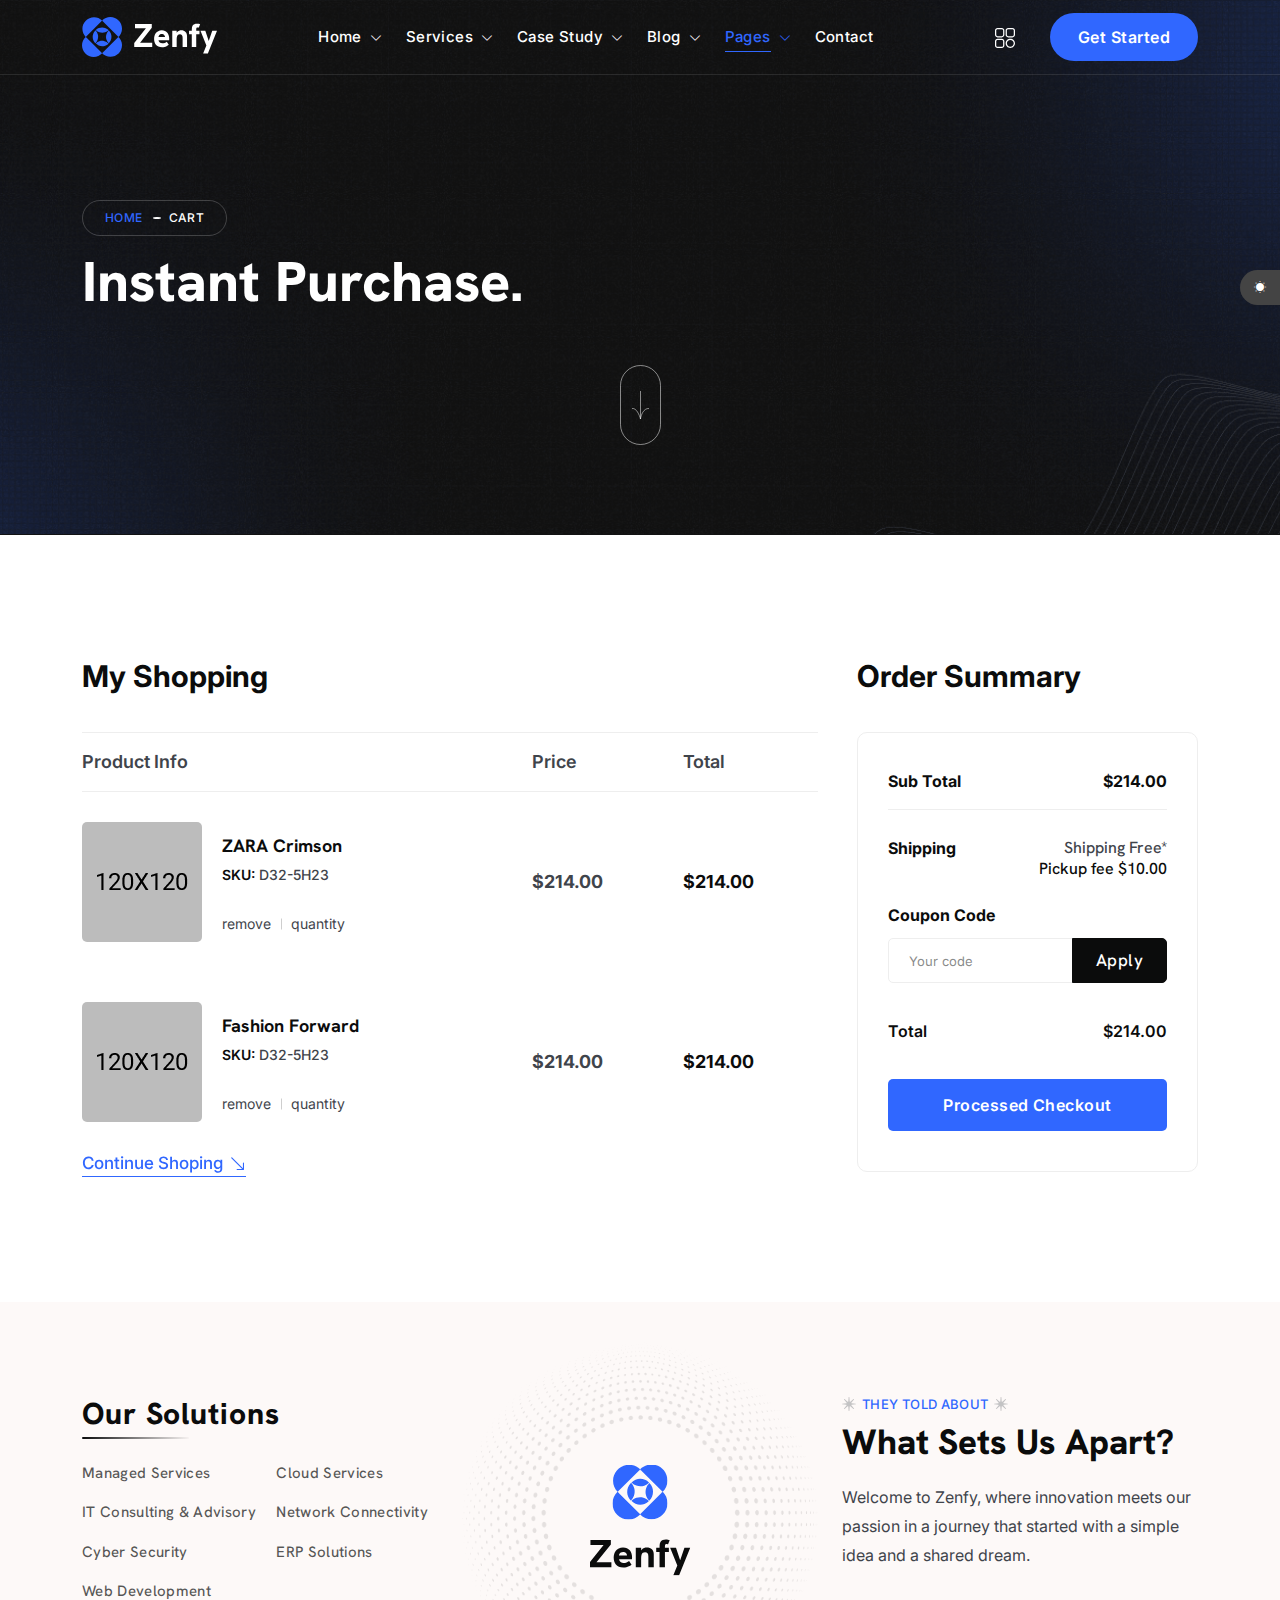
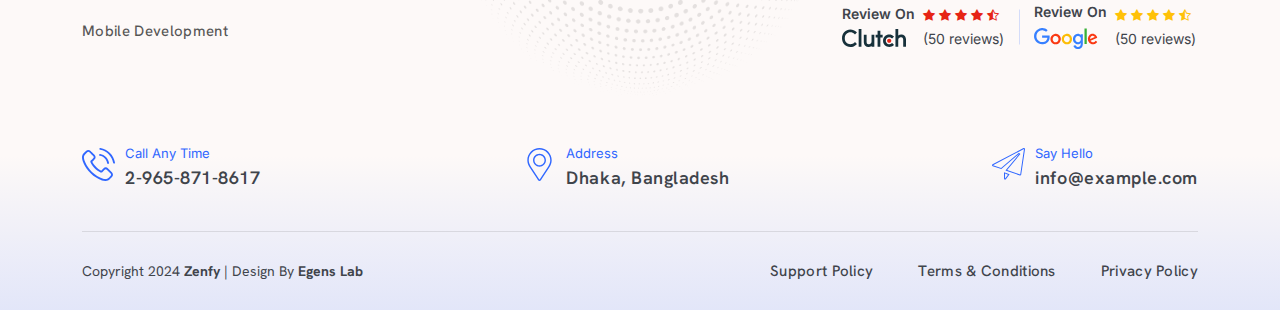
<file: html-files/zenfy/cart.html>
<!doctype html>
<html lang="en">

<head>
    <!-- Required meta tags -->
    <meta charset="utf-8">
    <meta name="viewport" content="width=device-width, initial-scale=1">

    <!-- Bootstrap CSS -->
    <link href="assets/css/bootstrap.min.css" rel="stylesheet">
    <link href="assets/css/jquery-ui.css" rel="stylesheet">
    <!-- Bootstrap Icon CSS -->
    <link href="assets/css/bootstrap-icons.css" rel="stylesheet">
    <!-- CSS -->
    <link href="assets/css/animate.min.css" rel="stylesheet">
    <!-- FancyBox CSS -->
    <link href="assets/css/jquery.fancybox.min.css" rel="stylesheet">
    <!-- Swiper slider CSS -->
    <link rel="stylesheet" href="assets/css/swiper-bundle.min.css">
    <!-- Slick slider CSS -->
    <link rel="stylesheet" href="assets/css/slick.css">
    <link rel="stylesheet" href="assets/css/slick-theme.css">
    <!-- BoxIcon  CSS -->
    <link href="assets/css/boxicons.min.css" rel="stylesheet">
    <!--  Style CSS  -->
    <link rel="stylesheet" href="assets/css/style.css">
    <!-- Title -->
    <title>Zenfy - Software, SaaS & Digital Agency Template</title>
    <link rel="icon" href="assets/img/sm-logo.svg" type="image/gif" sizes="20x20">
</head>

<body>
    <div class="tt-style-switch index-dark">
        <i class="bi bi-brightness-low-fill"></i>
    </div>

    <!-- Start Sidebar section -->
    <div class="sidebar-menu">
        <div class="sidebar-menu-top-area">
            <div class="container d-flex align-items-center justify-content-between">
                <div class="sidebar-menu-logo">
                    <a href="index.html" class="logo-dark"><img alt="image" class="img-fluid" src="assets/img/logo.svg"></a>
                    <a href="index.html" class="logo-light"><img alt="image" class="img-fluid" src="assets/img/logo-light.svg"></a>
                </div>
                <div class="sidebar-menu-close">
                    <svg xmlns="http://www.w3.org/2000/svg" width="20" height="20" viewBox="0 0 18 18">
                        <path fill-rule="evenodd" clip-rule="evenodd" d="M18 0L11.1686 8.99601L18 18L9.0041 11.1605L0 18L6.83156 8.99601L0 0L9.0041 6.83156L18 0Z"></path>
                      </svg>
                </div>
            </div>
        </div>
        <div class="container">
            <div class="row g-lg-4 gy-5">
                <div class="col-lg-8">
                    <div class="sidebar-menu-wrap">
                        <ul class="main-menu">
                            <li>
                                <a href="index.html">Agency </a>
                                <span class="dropdown-icon2 active"><i class="bi bi-plus"></i></span>
                                <ul class="submenu-list active">
                                    <li>
                                        <a href="#">Light Version</a>
                                        <span class="dropdown-icon2 two"><i class="bi bi-plus"></i></span>
                                        <ul class="submenu-list">
                                            <li>
                                                <a href="index.html">Startup Agency
                                                <svg xmlns="http://www.w3.org/2000/svg" width="10" height="10" viewBox="0 0 10 10">
                                                    <path d="M8.33624 2.84003L1.17627 10L0 8.82373L7.15914 1.66376H0.849347V0H10V9.15065H8.33624V2.84003Z"/>
                                                </svg>
                                                </a>
                                            </li>
                                            <li>
                                                <a href="digital-marketing.html">Digital Marketing Agency
                                                    <svg xmlns="http://www.w3.org/2000/svg" width="10" height="10" viewBox="0 0 10 10">
                                                        <path d="M8.33624 2.84003L1.17627 10L0 8.82373L7.15914 1.66376H0.849347V0H10V9.15065H8.33624V2.84003Z"/>
                                                    </svg>
                                                </a>
                                            </li>
                                            <li>
                                                <a href="saas.html">Saas Product
                                                <svg xmlns="http://www.w3.org/2000/svg" width="10" height="10" viewBox="0 0 10 10">
                                                    <path d="M8.33624 2.84003L1.17627 10L0 8.82373L7.15914 1.66376H0.849347V0H10V9.15065H8.33624V2.84003Z"/>
                                                </svg>
                                                </a>
                                            </li>
                                            <li>
                                                <a href="creative-agency.html">Creative Agency
                                                    <svg xmlns="http://www.w3.org/2000/svg" width="10" height="10" viewBox="0 0 10 10">
                                                        <path d="M8.33624 2.84003L1.17627 10L0 8.82373L7.15914 1.66376H0.849347V0H10V9.15065H8.33624V2.84003Z"/>
                                                    </svg>
                                                </a>
                                            </li>
                                            <li>
                                                <a href="it-solution.html">It Solution
                                                    <svg xmlns="http://www.w3.org/2000/svg" width="10" height="10" viewBox="0 0 10 10">
                                                        <path d="M8.33624 2.84003L1.17627 10L0 8.82373L7.15914 1.66376H0.849347V0H10V9.15065H8.33624V2.84003Z"/>
                                                    </svg>
                                                </a>
                                            </li>
                                        </ul>
                                    </li>
                                    <li>
                                        <a href="#">Dark Version</a>
                                        <span class="dropdown-icon2 two"><i class="bi bi-plus"></i></span>
                                        <ul class="submenu-list">
                                            <li>
                                                <a href="index.html">Startup Agency
                                                <svg xmlns="http://www.w3.org/2000/svg" width="10" height="10" viewBox="0 0 10 10">
                                                    <path d="M8.33624 2.84003L1.17627 10L0 8.82373L7.15914 1.66376H0.849347V0H10V9.15065H8.33624V2.84003Z"/>
                                                </svg>
                                                </a>
                                            </li>
                                            <li>
                                                <a href="digital-marketing.html">Digital Marketing Agency
                                                    <svg xmlns="http://www.w3.org/2000/svg" width="10" height="10" viewBox="0 0 10 10">
                                                        <path d="M8.33624 2.84003L1.17627 10L0 8.82373L7.15914 1.66376H0.849347V0H10V9.15065H8.33624V2.84003Z"/>
                                                    </svg>
                                                </a>
                                            </li>
                                            <li>
                                                <a href="saas.html">Saas Product
                                                <svg xmlns="http://www.w3.org/2000/svg" width="10" height="10" viewBox="0 0 10 10">
                                                    <path d="M8.33624 2.84003L1.17627 10L0 8.82373L7.15914 1.66376H0.849347V0H10V9.15065H8.33624V2.84003Z"/>
                                                </svg>
                                                </a>
                                            </li>
                                            <li>
                                                <a href="creative-agency.html">Creative Agency
                                                    <svg xmlns="http://www.w3.org/2000/svg" width="10" height="10" viewBox="0 0 10 10">
                                                        <path d="M8.33624 2.84003L1.17627 10L0 8.82373L7.15914 1.66376H0.849347V0H10V9.15065H8.33624V2.84003Z"/>
                                                    </svg>
                                                </a>
                                            </li>
                                            <li>
                                                <a href="it-solution.html">It Solution
                                                    <svg xmlns="http://www.w3.org/2000/svg" width="10" height="10" viewBox="0 0 10 10">
                                                        <path d="M8.33624 2.84003L1.17627 10L0 8.82373L7.15914 1.66376H0.849347V0H10V9.15065H8.33624V2.84003Z"/>
                                                    </svg>
                                                </a>
                                            </li>
                                        </ul>
                                    </li>
                                </ul>
                            </li>
                            <li>
                                <a href="service.html">Services</a>
                                <span class="dropdown-icon2"><i class="bi bi-plus"></i></span>
                                <ul class="submenu-list">
                                    <li>
                                        <a href="service.html">Service style 01
                                            <svg xmlns="http://www.w3.org/2000/svg" width="10" height="10" viewBox="0 0 10 10">
                                                <path d="M8.33624 2.84003L1.17627 10L0 8.82373L7.15914 1.66376H0.849347V0H10V9.15065H8.33624V2.84003Z"/>
                                            </svg>
                                        </a>
                                    </li>
                                    <li>
                                        <a href="service2.html">Service style 02
                                            <svg xmlns="http://www.w3.org/2000/svg" width="10" height="10" viewBox="0 0 10 10">
                                                <path d="M8.33624 2.84003L1.17627 10L0 8.82373L7.15914 1.66376H0.849347V0H10V9.15065H8.33624V2.84003Z"/>
                                            </svg>
                                        </a>
                                    </li>
                                    <li>
                                        <a href="service3.html">Service style 03
                                            <svg xmlns="http://www.w3.org/2000/svg" width="10" height="10" viewBox="0 0 10 10">
                                                <path d="M8.33624 2.84003L1.17627 10L0 8.82373L7.15914 1.66376H0.849347V0H10V9.15065H8.33624V2.84003Z"/>
                                            </svg>
                                        </a>
                                    </li>
                                    <li>
                                        <a href="service4.html">Service style 04
                                            <svg xmlns="http://www.w3.org/2000/svg" width="10" height="10" viewBox="0 0 10 10">
                                                <path d="M8.33624 2.84003L1.17627 10L0 8.82373L7.15914 1.66376H0.849347V0H10V9.15065H8.33624V2.84003Z"/>
                                            </svg>
                                        </a>
                                    </li>
                                    <li>
                                        <a href="service-details.html">Service Details
                                            <svg xmlns="http://www.w3.org/2000/svg" width="10" height="10" viewBox="0 0 10 10">
                                                <path d="M8.33624 2.84003L1.17627 10L0 8.82373L7.15914 1.66376H0.849347V0H10V9.15065H8.33624V2.84003Z"/>
                                            </svg>
                                        </a>
                                    </li>
                                </ul>
                            </li>
                            <li>
                                <a href="case-study.html">Case Study</a>
                                <span class="dropdown-icon2"><i class="bi bi-plus"></i></span>
                                    <ul class="submenu-list">
                                        <li>
                                            <a href="case-study.html">Case Study Style 01
                                                <svg xmlns="http://www.w3.org/2000/svg" width="10" height="10" viewBox="0 0 10 10">
                                                    <path d="M8.33624 2.84003L1.17627 10L0 8.82373L7.15914 1.66376H0.849347V0H10V9.15065H8.33624V2.84003Z"/>
                                                </svg>
                                            </a>
                                        </li>
                                        <li>
                                            <a href="case-study2.html">Case Study Style 02
                                                <svg xmlns="http://www.w3.org/2000/svg" width="10" height="10" viewBox="0 0 10 10">
                                                    <path d="M8.33624 2.84003L1.17627 10L0 8.82373L7.15914 1.66376H0.849347V0H10V9.15065H8.33624V2.84003Z"/>
                                                </svg>
                                            </a>
                                        </li>
                                        <li>
                                            <a href="case-study-details.html">Case Study Details
                                                <svg xmlns="http://www.w3.org/2000/svg" width="10" height="10" viewBox="0 0 10 10">
                                                    <path d="M8.33624 2.84003L1.17627 10L0 8.82373L7.15914 1.66376H0.849347V0H10V9.15065H8.33624V2.84003Z"/>
                                                </svg>
                                            </a>
                                        </li>
                                    </ul>
                            </li>
                            <li>
                                <a href="blog-grid.html">Blog</a>
                                <span class="dropdown-icon2"><i class="bi bi-plus"></i></span>
                                    <ul class="submenu-list">
                                        <li>
                                            <a href="blog-grid.html">Blog Grid
                                                <svg xmlns="http://www.w3.org/2000/svg" width="10" height="10" viewBox="0 0 10 10">
                                                    <path d="M8.33624 2.84003L1.17627 10L0 8.82373L7.15914 1.66376H0.849347V0H10V9.15065H8.33624V2.84003Z"/>
                                                </svg>
                                            </a>
                                        </li>
                                        <li>
                                            <a href="blog-grid-sidebar.html">Blog Grid Sidebar
                                                <svg xmlns="http://www.w3.org/2000/svg" width="10" height="10" viewBox="0 0 10 10">
                                                    <path d="M8.33624 2.84003L1.17627 10L0 8.82373L7.15914 1.66376H0.849347V0H10V9.15065H8.33624V2.84003Z"/>
                                                </svg>
                                            </a>
                                        </li>
                                        <li>
                                            <a href="blog-list.html">Blog List
                                                <svg xmlns="http://www.w3.org/2000/svg" width="10" height="10" viewBox="0 0 10 10">
                                                    <path d="M8.33624 2.84003L1.17627 10L0 8.82373L7.15914 1.66376H0.849347V0H10V9.15065H8.33624V2.84003Z"/>
                                                </svg>
                                            </a>
                                        </li>
                                        <li>
                                            <a href="blog-standard.html">Blog Standard
                                                <svg xmlns="http://www.w3.org/2000/svg" width="10" height="10" viewBox="0 0 10 10">
                                                    <path d="M8.33624 2.84003L1.17627 10L0 8.82373L7.15914 1.66376H0.849347V0H10V9.15065H8.33624V2.84003Z"/>
                                                </svg>
                                            </a>
                                        </li>
                                        <li>
                                            <a href="blog-details.html">Blog Details Style 01
                                                <svg xmlns="http://www.w3.org/2000/svg" width="10" height="10" viewBox="0 0 10 10">
                                                    <path d="M8.33624 2.84003L1.17627 10L0 8.82373L7.15914 1.66376H0.849347V0H10V9.15065H8.33624V2.84003Z"/>
                                                </svg>
                                            </a>
                                        </li>
                                        <li>
                                            <a href="blog-details2.html">Blog Details Style 02
                                                <svg xmlns="http://www.w3.org/2000/svg" width="10" height="10" viewBox="0 0 10 10">
                                                    <path d="M8.33624 2.84003L1.17627 10L0 8.82373L7.15914 1.66376H0.849347V0H10V9.15065H8.33624V2.84003Z"/>
                                                </svg>
                                            </a>
                                        </li>
                                    </ul>
                            </li>
                            <li>
                                <a href="#">Pages</a>
                                <span class="dropdown-icon2"><i class="bi bi-plus"></i></span>
                                    <ul class="submenu-list">
                                        <li>
                                            <a href="blog-grid.html">About
                                                <svg xmlns="http://www.w3.org/2000/svg" width="10" height="10" viewBox="0 0 10 10">
                                                    <path d="M8.33624 2.84003L1.17627 10L0 8.82373L7.15914 1.66376H0.849347V0H10V9.15065H8.33624V2.84003Z"/>
                                                </svg>
                                            </a>
                                        </li>
                                        <li>
                                            <a href="portfolio-grid.html">Portfolio </a>
                                            <span class="dropdown-icon2 two"><i class="bi bi-plus"></i></span>
                                            <ul class="submenu-list">
                                                <li>
                                                    <a href="portfolio-grid.html">Portfolio Grid
                                                        <svg xmlns="http://www.w3.org/2000/svg" width="10" height="10" viewBox="0 0 10 10">
                                                            <path d="M8.33624 2.84003L1.17627 10L0 8.82373L7.15914 1.66376H0.849347V0H10V9.15065H8.33624V2.84003Z"/>
                                                        </svg>
                                                    </a>
                                                </li>
                                                <li>
                                                    <a href="portfolio-masonary.html">Portfolio Masonary
                                                        <svg xmlns="http://www.w3.org/2000/svg" width="10" height="10" viewBox="0 0 10 10">
                                                            <path d="M8.33624 2.84003L1.17627 10L0 8.82373L7.15914 1.66376H0.849347V0H10V9.15065H8.33624V2.84003Z"/>
                                                        </svg>
                                                    </a>
                                                </li>
                                                <li>
                                                    <a href="portfolio-info-flow.html">Portfolio Info Flow
                                                        <svg xmlns="http://www.w3.org/2000/svg" width="10" height="10" viewBox="0 0 10 10">
                                                            <path d="M8.33624 2.84003L1.17627 10L0 8.82373L7.15914 1.66376H0.849347V0H10V9.15065H8.33624V2.84003Z"/>
                                                        </svg>
                                                    </a>
                                                </li>
                                                <li>
                                                    <a href="portfolio-list.html">Portfolio List
                                                        <svg xmlns="http://www.w3.org/2000/svg" width="10" height="10" viewBox="0 0 10 10">
                                                            <path d="M8.33624 2.84003L1.17627 10L0 8.82373L7.15914 1.66376H0.849347V0H10V9.15065H8.33624V2.84003Z"/>
                                                        </svg>
                                                    </a>
                                                </li>
                                                <li>
                                                    <a href="portfolio-details.html">Portfolio Details
                                                        <svg xmlns="http://www.w3.org/2000/svg" width="10" height="10" viewBox="0 0 10 10">
                                                            <path d="M8.33624 2.84003L1.17627 10L0 8.82373L7.15914 1.66376H0.849347V0H10V9.15065H8.33624V2.84003Z"/>
                                                        </svg>
                                                    </a>
                                                </li>
                                            </ul>
                                        </li>
                                        <li>
                                            <a href="team1.html">Our Team</a>
                                            <span class="dropdown-icon2 two"><i class="bi bi-plus"></i></span>
                                            <ul class="submenu-list">
                                                <li>
                                                    <a href="team1.html">Team Style 1
                                                        <svg xmlns="http://www.w3.org/2000/svg" width="10" height="10" viewBox="0 0 10 10">
                                                            <path d="M8.33624 2.84003L1.17627 10L0 8.82373L7.15914 1.66376H0.849347V0H10V9.15065H8.33624V2.84003Z"/>
                                                        </svg>
                                                    </a>
                                                </li>
                                                <li>
                                                    <a href="team2.html">Team Style 2
                                                        <svg xmlns="http://www.w3.org/2000/svg" width="10" height="10" viewBox="0 0 10 10">
                                                            <path d="M8.33624 2.84003L1.17627 10L0 8.82373L7.15914 1.66376H0.849347V0H10V9.15065H8.33624V2.84003Z"/>
                                                        </svg>
                                                    </a>
                                                </li>
                                            </ul>
                                        </li>
                                        <li>
                                            <a href="features.html">Features
                                                <svg xmlns="http://www.w3.org/2000/svg" width="10" height="10" viewBox="0 0 10 10">
                                                    <path d="M8.33624 2.84003L1.17627 10L0 8.82373L7.15914 1.66376H0.849347V0H10V9.15065H8.33624V2.84003Z"/>
                                                </svg>
                                            </a>
                                        </li>
                                        <li>
                                            <a href="shop.html">Shop</a>
                                            <span class="dropdown-icon2 two"><i class="bi bi-plus"></i></span>
                                            <ul class="submenu-list">
                                                <li>
                                                    <a href="shop.html">Shop
                                                        <svg xmlns="http://www.w3.org/2000/svg" width="10" height="10" viewBox="0 0 10 10">
                                                            <path d="M8.33624 2.84003L1.17627 10L0 8.82373L7.15914 1.66376H0.849347V0H10V9.15065H8.33624V2.84003Z"/>
                                                        </svg>
                                                    </a>
                                                </li>
                                                <li>
                                                    <a href="product-details.html">Product Details
                                                        <svg xmlns="http://www.w3.org/2000/svg" width="10" height="10" viewBox="0 0 10 10">
                                                            <path d="M8.33624 2.84003L1.17627 10L0 8.82373L7.15914 1.66376H0.849347V0H10V9.15065H8.33624V2.84003Z"/>
                                                        </svg>
                                                    </a>
                                                </li>
                                                <li>
                                                    <a href="cart.html">Cart
                                                        <svg xmlns="http://www.w3.org/2000/svg" width="10" height="10" viewBox="0 0 10 10">
                                                            <path d="M8.33624 2.84003L1.17627 10L0 8.82373L7.15914 1.66376H0.849347V0H10V9.15065H8.33624V2.84003Z"/>
                                                        </svg>
                                                    </a>
                                                </li>
                                                <li>
                                                    <a href="checkout.html">CheckOut
                                                        <svg xmlns="http://www.w3.org/2000/svg" width="10" height="10" viewBox="0 0 10 10">
                                                            <path d="M8.33624 2.84003L1.17627 10L0 8.82373L7.15914 1.66376H0.849347V0H10V9.15065H8.33624V2.84003Z"/>
                                                        </svg>
                                                    </a>
                                                </li>
                                            </ul>
                                        </li>
                                        <li>
                                            <a href="pricing-plan.html">Pricing Plan
                                                <svg xmlns="http://www.w3.org/2000/svg" width="10" height="10" viewBox="0 0 10 10">
                                                    <path d="M8.33624 2.84003L1.17627 10L0 8.82373L7.15914 1.66376H0.849347V0H10V9.15065H8.33624V2.84003Z"/>
                                                </svg>
                                            </a>
                                        </li>
                                        <li>
                                            <a href="faq.html">Faq
                                                <svg xmlns="http://www.w3.org/2000/svg" width="10" height="10" viewBox="0 0 10 10">
                                                    <path d="M8.33624 2.84003L1.17627 10L0 8.82373L7.15914 1.66376H0.849347V0H10V9.15065H8.33624V2.84003Z"/>
                                                </svg>
                                            </a>
                                        </li>
                                        <li>
                                            <a href="error.html">Error
                                                <svg xmlns="http://www.w3.org/2000/svg" width="10" height="10" viewBox="0 0 10 10">
                                                    <path d="M8.33624 2.84003L1.17627 10L0 8.82373L7.15914 1.66376H0.849347V0H10V9.15065H8.33624V2.84003Z"/>
                                                </svg>
                                            </a>
                                        </li>
                                    </ul>
                            </li>
                            <li>
                                <a href="contact.html">Contact</a>
                            </li>
                        </ul>
                    </div>
                </div>
                <div class="col-lg-4 d-lg-flex align-items-center d-none">
                    <div class="sidebar-contact">
                        <div class="getin-touch-area mb-60">
                            <h4>Get in Touch
                                <svg xmlns="http://www.w3.org/2000/svg" width="12" height="12" viewBox="0 0 12 12">
                                    <path d="M10.0035 3.40804L1.41153 12L0 10.5885L8.59097 1.99651H1.01922V0H12V10.9808H10.0035V3.40804Z"/>
                                </svg>
                            </h4>
                            <ul>
                                <li class="single-contact">
                                    <div class="icon">
                                        <svg xmlns="http://www.w3.org/2000/svg" width="18" height="18" viewBox="0 0 18 18">
                                            <path d="M14.2333 11.1504C13.8642 10.7667 13.4191 10.5615 12.9473 10.5615C12.4794 10.5615 12.0304 10.7629 11.6462 11.1466L10.4439 12.3433C10.345 12.2901 10.2461 12.2407 10.151 12.1913C10.014 12.1229 9.88467 12.0583 9.77433 11.9899C8.64819 11.2757 7.62476 10.345 6.64319 9.14067C6.16762 8.54043 5.84804 8.03516 5.61596 7.52229C5.92793 7.23736 6.21708 6.94104 6.49861 6.65611C6.60514 6.54974 6.71167 6.43957 6.8182 6.33319C7.61715 5.5354 7.61715 4.50207 6.8182 3.70427L5.77955 2.66714C5.66161 2.54937 5.53987 2.4278 5.42573 2.30623C5.19746 2.07069 4.95777 1.82755 4.71047 1.59961C4.34143 1.2349 3.9001 1.04115 3.43595 1.04115C2.97179 1.04115 2.52286 1.2349 2.1424 1.59961L2.13479 1.60721L0.841243 2.91027C0.35426 3.39655 0.076528 3.9892 0.0156552 4.67682C-0.0756541 5.78614 0.251537 6.81947 0.502638 7.4957C1.11898 9.15587 2.03968 10.6945 3.41312 12.3433C5.07952 14.3301 7.08452 15.8991 9.37486 17.0047C10.2499 17.4187 11.4179 17.9088 12.7229 17.9924C12.8028 17.9962 12.8865 18 12.9626 18C13.8414 18 14.5795 17.6847 15.1578 17.0578C15.1616 17.0502 15.1692 17.0464 15.173 17.0388C15.3708 16.7995 15.5991 16.583 15.8388 16.3512C16.0024 16.1955 16.1698 16.0321 16.3334 15.8611C16.71 15.4698 16.9079 15.014 16.9079 14.5467C16.9079 14.0756 16.7062 13.6235 16.322 13.2436L14.2333 11.1504ZM15.5953 15.1507C15.5915 15.1545 15.5915 15.1507 15.5953 15.1507C15.4469 15.3103 15.2947 15.4547 15.1311 15.6142C14.8838 15.8498 14.6327 16.0967 14.3969 16.374C14.0126 16.7843 13.5599 16.9781 12.9664 16.9781C12.9093 16.9781 12.8484 16.9781 12.7913 16.9743C11.6614 16.9021 10.6113 16.4614 9.82379 16.0853C7.67042 15.0444 5.77955 13.5665 4.20827 11.6936C2.91092 10.1322 2.04348 8.68859 1.46899 7.13859C1.11517 6.19263 0.985816 5.45562 1.04288 4.7604C1.08093 4.31591 1.25214 3.94741 1.56791 3.63209L2.86527 2.33662C3.05169 2.16187 3.24953 2.06689 3.44356 2.06689C3.68324 2.06689 3.87728 2.21125 3.99902 2.33282L4.01044 2.34422C4.24251 2.56076 4.46318 2.78491 4.69526 3.02424C4.8132 3.14581 4.93494 3.26738 5.05669 3.39275L6.09533 4.42988C6.49861 4.83258 6.49861 5.20488 6.09533 5.60758C5.985 5.71775 5.87847 5.82792 5.76814 5.9343C5.44856 6.26101 5.14419 6.56494 4.8132 6.86126C4.80559 6.86886 4.79798 6.87266 4.79417 6.88025C4.46698 7.20697 4.52786 7.52609 4.59634 7.74263L4.60775 7.77682C4.87787 8.43026 5.25833 9.0457 5.83662 9.77891L5.84043 9.78271C6.89048 11.0744 7.99761 12.0811 9.21887 12.8523C9.37486 12.9511 9.53465 13.0309 9.68683 13.1069C9.82379 13.1752 9.95315 13.2398 10.0635 13.3082C10.0787 13.3158 10.0939 13.3272 10.1091 13.3348C10.2385 13.3994 10.3602 13.4298 10.4858 13.4298C10.8016 13.4298 10.9994 13.2322 11.0641 13.1676L12.3652 11.8684C12.4946 11.7392 12.7 11.5834 12.9397 11.5834C13.1756 11.5834 13.3696 11.7316 13.4876 11.8608L13.4952 11.8684L15.5915 13.9616C15.9834 14.3491 15.9834 14.748 15.5953 15.1507ZM9.72868 4.28172C10.7255 4.44888 11.631 4.91996 12.3538 5.64177C13.0767 6.36359 13.5446 7.26775 13.7159 8.2631C13.7577 8.51383 13.9746 8.68859 14.2219 8.68859C14.2523 8.68859 14.2789 8.68479 14.3094 8.68099C14.5909 8.6354 14.7773 8.36947 14.7317 8.08834C14.5262 6.88405 13.9555 5.78614 13.0843 4.91616C12.2131 4.04618 11.1135 3.47633 9.90749 3.27118C9.62596 3.22559 9.36344 3.41175 9.31398 3.68907C9.26452 3.9664 9.44714 4.23613 9.72868 4.28172ZM17.9922 7.94018C17.6536 5.95709 16.7176 4.15255 15.2795 2.71652C13.8414 1.28049 12.0342 0.345932 10.0483 0.00781895C9.77053 -0.0415684 9.50802 0.148383 9.45856 0.425712C9.4129 0.70684 9.59932 0.968972 9.88086 1.01836C11.6538 1.31848 13.2707 2.15807 14.5567 3.43834C15.8426 4.72241 16.6796 6.33699 16.9802 8.10734C17.022 8.35808 17.2389 8.53283 17.4862 8.53283C17.5166 8.53283 17.5432 8.52903 17.5737 8.52523C17.8514 8.48344 18.0416 8.21751 17.9922 7.94018Z"/>
                                        </svg>
                                    </div>
                                    <div class="contact">
                                        <span>Phone</span>
                                        <h6><a href="#">+991 - 763 684 4563</a></h6>
                                    </div>
                                </li>
                                <li class="single-contact">
                                    <div class="icon">
                                        <svg xmlns="http://www.w3.org/2000/svg" width="18" height="18" viewBox="0 0 18 18">
                                            <path d="M0 4.5C0 3.90326 0.237053 3.33097 0.65901 2.90901C1.08097 2.48705 1.65326 2.25 2.25 2.25H15.75C16.3467 2.25 16.919 2.48705 17.341 2.90901C17.7629 3.33097 18 3.90326 18 4.5V13.5C18 14.0967 17.7629 14.669 17.341 15.091C16.919 15.5129 16.3467 15.75 15.75 15.75H2.25C1.65326 15.75 1.08097 15.5129 0.65901 15.091C0.237053 14.669 0 14.0967 0 13.5V4.5ZM2.25 3.375C1.95163 3.375 1.66548 3.49353 1.4545 3.7045C1.24353 3.91548 1.125 4.20163 1.125 4.5V4.74413L9 9.46912L16.875 4.74413V4.5C16.875 4.20163 16.7565 3.91548 16.5455 3.7045C16.3345 3.49353 16.0484 3.375 15.75 3.375H2.25ZM16.875 6.05587L11.5785 9.234L16.875 12.4931V6.05587ZM16.8367 13.7914L10.4918 9.8865L9 10.7809L7.50825 9.8865L1.16325 13.7903C1.22718 14.0296 1.36836 14.2412 1.56486 14.3922C1.76137 14.5431 2.00221 14.625 2.25 14.625H15.75C15.9976 14.625 16.2384 14.5434 16.4349 14.3926C16.6313 14.2419 16.7726 14.0306 16.8367 13.7914ZM1.125 12.4931L6.4215 9.234L1.125 6.05587V12.4931Z"/>
                                        </svg>
                                    </div>
                                    <div class="contact">
                                        <span>Email Now</span>
                                        <h6><a href="#">info@examplegmail.com</a></h6>
                                    </div>
                                </li>
                                <li class="single-contact">
                                    <div class="icon">
                                        <svg xmlns="http://www.w3.org/2000/svg" width="14" height="18" viewBox="0 0 14 18">
                                            <path d="M11.8603 10.0575C11.249 11.2522 10.4207 12.4425 9.57367 13.5113C8.77018 14.5188 7.91105 15.484 7 16.4025C6.08893 15.484 5.2298 14.5188 4.42633 13.5113C3.57933 12.4425 2.751 11.2522 2.13967 10.0575C1.52133 8.85037 1.16667 7.71975 1.16667 6.75C1.16667 5.25816 1.78125 3.82742 2.87521 2.77252C3.96917 1.71763 5.4529 1.125 7 1.125C8.5471 1.125 10.0308 1.71763 11.1248 2.77252C12.2188 3.82742 12.8333 5.25816 12.8333 6.75C12.8333 7.71975 12.4775 8.85037 11.8603 10.0575ZM7 18C7 18 14 11.6033 14 6.75C14 4.95979 13.2625 3.2429 11.9497 1.97703C10.637 0.711159 8.85652 0 7 0C5.14348 0 3.36301 0.711159 2.05025 1.97703C0.737498 3.2429 2.76642e-08 4.95979 0 6.75C0 11.6033 7 18 7 18Z"/>
                                            <path d="M7 9C6.38116 9 5.78767 8.76295 5.35008 8.34099C4.9125 7.91903 4.66667 7.34674 4.66667 6.75C4.66667 6.15326 4.9125 5.58097 5.35008 5.15901C5.78767 4.73705 6.38116 4.5 7 4.5C7.61884 4.5 8.21233 4.73705 8.64992 5.15901C9.0875 5.58097 9.33333 6.15326 9.33333 6.75C9.33333 7.34674 9.0875 7.91903 8.64992 8.34099C8.21233 8.76295 7.61884 9 7 9ZM7 10.125C7.92826 10.125 8.8185 9.76942 9.47487 9.13649C10.1313 8.50355 10.5 7.64511 10.5 6.75C10.5 5.85489 10.1313 4.99645 9.47487 4.36351C8.8185 3.73058 7.92826 3.375 7 3.375C6.07174 3.375 5.1815 3.73058 4.52513 4.36351C3.86875 4.99645 3.5 5.85489 3.5 6.75C3.5 7.64511 3.86875 8.50355 4.52513 9.13649C5.1815 9.76942 6.07174 10.125 7 10.125V10.125Z"/>
                                        </svg>
                                    </div>
                                    <div class="contact">
                                        <h6>Canada City, Office-02, Road-11, House-3B/B, Section-H</h6>
                                    </div>
                                </li>
                            </ul>
                        </div>
                        <div class="social-link-area">
                            <h6>Social Link
                                <svg xmlns="http://www.w3.org/2000/svg" width="12" height="12" viewBox="0 0 12 12">
                                    <path d="M10.0035 3.40804L1.41153 12L0 10.5885L8.59097 1.99651H1.01922V0H12V10.9808H10.0035V3.40804Z"/>
                                </svg>
                            </h6>
                            <ul class="social-area">
                                <li><a href="#"><i class="bi bi-dribbble"></i> Dribbble</a></li>
                                <li><a href="#"><i class="bi bi-behance"></i> Behance</a></li>
                                <li><a href="#"><i class="bi bi-pinterest"></i> Pinterest</a></li>
                                <li><a href="#"><i class="bi bi-facebook"></i> Facebook</a></li>
                            </ul>
                        </div>
                    </div>
                </div>
            </div>
        </div>
    </div>
    <!-- End Sidebar section -->

    <!-- Start header section -->
    <header class="header-area style-2">
        <div class="container d-flex flex-nowrap align-items-center justify-content-between">
            <div class="company-logo">
                <a href="index.html" class="logo-dark"><img alt="image" class="img-fluid" src="assets/img/logo-light.svg"></a>
                <a href="index.html" class="logo-light"><img alt="image" class="img-fluid" src="assets/img/logo-light.svg"></a>
            </div>
            <div class="main-menu d-lg-flex d-none">
                <ul class="menu-list">
                    <li class="menu-item-has-children">
                        <a href="index.html" class="drop-down">Home</a><i class="bi bi-plus dropdown-icon"></i>
                        <ul class="sub-menu">
                            <li>
                                <a href="index.html">Light Version</a>
                                <i class="d-lg-flex d-none bi bi-chevron-right dropdown-icon"></i>
                                <i class="d-lg-none d-flex bi bi-plus dropdown-icon"></i>
                                <ul class="sub-menu">
                                    <li><a href="index.html">Startup Agency</a></li>
                                    <li><a href="digital-marketing.html">Digital Marketing Agency</a></li>
                                    <li><a href="saas.html">Saas Product</a></li>
                                    <li><a href="creative-agency.html">Creative Agency</a></li>
                                    <li><a href="it-solution.html">It Solution</a></li>
                                </ul>
                            </li>
                            <li>
                                <a href="index.html">Dark Version</a>
                                <i class="d-lg-flex d-none bi bi-chevron-right dropdown-icon"></i>
                                <i class="d-lg-none d-flex bi bi-plus dropdown-icon"></i>
                                <ul class="sub-menu">
                                    <li><a href="startup-agency-dark.html">Startup Agency</a></li>
                                    <li><a href="digital-marketing-dark.html">Digital Marketing Agency</a></li>
                                    <li><a href="saas-dark.html">Saas Product</a></li>
                                    <li><a href="creative-agency-dark.html">Creative Agency</a></li>
                                    <li><a href="it-solution-dark.html">It Solution</a></li>
                                </ul>
                            </li>
                        </ul>
                    </li>
                    <li class="menu-item-has-children">
                        <a href="service.html" class="drop-down">Services</a><i class="bi bi-plus dropdown-icon"></i>
                        <ul class="sub-menu">
                            <li><a href="service.html">Service style 01</a></li>
                            <li><a href="service2.html">Service style 02</a></li>
                            <li><a href="service3.html">Service style 03</a></li>
                            <li><a href="service4.html">Service style 04</a></li>
                            <li>
                                <a href="service-details.html ">Service Details</a>
                            </li>
                        </ul>
                    </li>
                    <li class="menu-item-has-children">
                        <a href="case-study.html" class="drop-down">Case Study</a><i class="bi bi-plus dropdown-icon"></i>
                        <ul class="sub-menu">
                            <li><a href="case-study.html">Case Study Style 01</a></li>
                            <li><a href="case-study2.html">Case Study Style 02</a></li>
                            <li>
                                <a href="case-study-details.html">Case Study Details</a>
                            </li>
                        </ul>
                    </li>
                    <li class="menu-item-has-children">
                        <a href="blog-grid.html" class="drop-down">Blog</a><i class="bi bi-plus dropdown-icon"></i>
                        <ul class="sub-menu">
                            <li><a href="blog-grid.html">Blog Grid</a></li>
                            <li><a href="blog-grid-sidebar.html">Blog Grid Sidebar</a></li>
                            <li><a href="blog-list.html">Blog List</a></li>
                            <li><a href="blog-standard.html">Blog Standard</a></li>
                            <li><a href="blog-details.html">Blog Details Style 01</a></li>
                            <li><a href="blog-details2.html">Blog Details Style 02</a></li>
                        </ul>
                    </li>
                    <li class="menu-item-has-children active">
                        <a href="#" class="drop-down">Pages</a><i class="bi bi-plus dropdown-icon"></i>
                        <ul class="sub-menu">
                            <li><a href="about.html">About</a></li>
                            <li><a href="industry.html">Industry</a></li>
                            <li>
                                <a href="portfolio-grid.html">Portfolio</a>
                                <i class="d-lg-flex d-none bi bi-chevron-right dropdown-icon"></i>
                                <i class="d-lg-none d-flex bi bi-plus dropdown-icon"></i>
                                <ul class="sub-menu">
                                    <li><a href="portfolio-grid.html">Portfolio Grid</a></li>
                                    <li><a href="portfolio-masonary.html">Portfolio Masonary</a></li>
                                    <li><a href="portfolio-info-flow.html">Portfolio Info Flow</a></li>
                                    <li><a href="portfolio-list.html">Portfolio List</a></li>
                                    <li><a href="portfolio-details.html">Portfolio Details</a></li>
                                </ul>
                            </li>
                            <li>
                                <a href="activities.html">Our Team</a>
                                <i class="d-lg-flex d-none bi bi-chevron-right dropdown-icon"></i>
                                <i class="d-lg-none d-flex bi bi-plus dropdown-icon"></i>
                                <ul class="sub-menu">
                                    <li><a href="team1.html">Team Style 01</a></li>
                                    <li><a href="team2.html">Team Style 02</a></li>
                                </ul>
                            </li>
                            <li><a href="features.html">Features</a></li>
                            <li class="active">
                                <a href="shop.html">Shop</a>
                                <i class="d-lg-flex d-none bi bi-chevron-right dropdown-icon"></i>
                                <i class="d-lg-none d-flex bi bi-plus dropdown-icon"></i>
                                <ul class="sub-menu">
                                    <li><a href="shop.html">Shop</a></li>
                                    <li><a href="product-details.html">Product Details</a></li>
                                    <li class="active"><a href="cart.html">Cart</a></li>
                                    <li><a href="checkout.html">CheckOut</a></li>
                                </ul>
                            </li>
                            <li><a href="pricing-plan.html">Pricing Plan</a></li>
                            <li><a href="faq.html">Faqs</a></li>
                            <li><a href="error.html">Error</a></li>
                        </ul>
                    </li>
                    <li>
                        <a href="contact.html" class="drop-down">Contact</a>
                    </li>
    
                </ul>
            </div>
            <div class="nav-right d-flex jsutify-content-end align-items-center">
                <div class="sidebar-and-btn">
                    <div class="sidebar-btn">
                        <svg xmlns="http://www.w3.org/2000/svg" width="20" height="20" viewBox="0 0 20 20">
                            <g>
                                <path
                                    d="M6.79688 9.375H2.57812C1.15652 9.375 0 8.21848 0 6.79688V2.57812C0 1.15652 1.15652 0 2.57812 0H6.79688C8.21848 0 9.375 1.15652 9.375 2.57812V6.79688C9.375 8.21848 8.21848 9.375 6.79688 9.375ZM2.57812 1.25C1.84578 1.25 1.25 1.84578 1.25 2.57812V6.79688C1.25 7.52922 1.84578 8.125 2.57812 8.125H6.79688C7.52922 8.125 8.125 7.52922 8.125 6.79688V2.57812C8.125 1.84578 7.52922 1.25 6.79688 1.25H2.57812ZM17.4219 9.375H13.2031C11.7815 9.375 10.625 8.21848 10.625 6.79688V2.57812C10.625 1.15652 11.7815 0 13.2031 0H17.4219C18.8435 0 20 1.15652 20 2.57812V6.79688C20 8.21848 18.8435 9.375 17.4219 9.375ZM13.2031 1.25C12.4708 1.25 11.875 1.84578 11.875 2.57812V6.79688C11.875 7.52922 12.4708 8.125 13.2031 8.125H17.4219C18.1542 8.125 18.75 7.52922 18.75 6.79688V2.57812C18.75 1.84578 18.1542 1.25 17.4219 1.25H13.2031ZM15.3125 20C12.7278 20 10.625 17.8972 10.625 15.3125C10.625 12.7278 12.7278 10.625 15.3125 10.625C17.8972 10.625 20 12.7278 20 15.3125C20 17.8972 17.8972 20 15.3125 20ZM15.3125 11.875C13.4171 11.875 11.875 13.4171 11.875 15.3125C11.875 17.2079 13.4171 18.75 15.3125 18.75C17.2079 18.75 18.75 17.2079 18.75 15.3125C18.75 13.4171 17.2079 11.875 15.3125 11.875ZM6.79688 20H2.57812C1.15652 20 0 18.8435 0 17.4219V13.2031C0 11.7815 1.15652 10.625 2.57812 10.625H6.79688C8.21848 10.625 9.375 11.7815 9.375 13.2031V17.4219C9.375 18.8435 8.21848 20 6.79688 20ZM2.57812 11.875C1.84578 11.875 1.25 12.4708 1.25 13.2031V17.4219C1.25 18.1542 1.84578 18.75 2.57812 18.75H6.79688C7.52922 18.75 8.125 18.1542 8.125 17.4219V13.2031C8.125 12.4708 7.52922 11.875 6.79688 11.875H2.57812Z"/>
                            </g>
                        </svg>
                    </div>
                    <a href="contact.html" class="primary-btn4 d-xl-flex d-none">
                        Get Started
                    </a>
                </div>
            </div>
        </div>
    </header>
    <!-- End header section -->
    <!-- scroll top -->
    <div class="circle-container">
        <svg class="circle-progress svg-content" width="100%" height="100%" viewBox="-1 -1 102 102">
            <path d="M50,1 a49,49 0 0,1 0,98 a49,49 0 0,1 0,-98"/>
        </svg>
    </div>
    <!-- Start Breadcrumb section -->
    <div class="breadcrumb-section" style="background-image: url(assets/img/innerpage/breadcrumb-bg1.png), linear-gradient(180deg, #121212 0%, #121212 100%);">   
        <div class="container">
            <div class="row">
                <div class="col-lg-12">
                    <div class="banner-wrapper">
                        <div class="banner-content">
                            <ul class="breadcrumb-list">
                                <li><a href="index.html">Home</a></li>
                                <li>Cart</li>
                            </ul>
                            <h1>Instant Purchase.</h1>
                        </div>
                        <div class="scroll-down-btn">
                            <a href="#shop">
                                <svg xmlns="http://www.w3.org/2000/svg" width="19" height="29" viewBox="0 0 19 29">
                                    <path
                                        d="M9.5 0V28M9.5 28C10 24.3333 12.4 17.1 18 17.5M9.5 28C8.5 24.1667 5.4 16.7 1 17.5" />
                                </svg>
                            </a>
                        </div>
                    </div>
                </div>
            </div>
        </div>
    </div>
    <!-- End Breadcrumb section -->

    <!-- Start Cart Page section -->
    <div class="cart-page scroll-margin pt-120 pb-120" id="shop"> 
        <div class="container">
            <div class="row g-lg-4 gy-5">
                <div class="col-xl-8 col-lg-7">
                    <div class="cart-shopping-wrapper">
                        <div class="cart-widget-title">
                            <h4>My Shopping</h4>
                        </div>
                        <table class="cart-table">
                            <thead>
                                <tr>
                                    <th>Product Info</th>
                                    <th>Price</th>
                                    <th>Total</th>
                                </tr>
                            </thead>
                            <tbody>
                                <tr>
                                    <td data-label="Product Info">
                                        <div class="product-info-wrapper">
                                            <div class="product-info-img">
                                                <img src="assets/img/innerpage/cart-img1.png" alt="">
                                            </div>
                                            <div class="product-info-content">
                                                <h6>ZARA Crimson</h6>
                                                <p><span>SKU: </span>D32-5H23</p>
                                                <ul>
                                                    <li>remove</li>
                                                    <li>
                                                        <div class="qty-btn">quantity</div>
                                                        <div class="quantity-area">
                                                            <div class="quantity">
                                                                <a class="quantity__minus"><span><i class="bi bi-dash"></i></span></a>
                                                                <input name="quantity" type="text" class="quantity__input" value="01">
                                                                <a class="quantity__plus"><span><i class="bi bi-plus"></i></span></a>
                                                            </div>
                                                        </div>
                                                    </li>
                                                </ul>
                                            </div>
                                        </div>
                                    </td>
                                    <td data-label="Price"><span>$214.00</span></td>
                                    <td data-label="Total">$214.00</td>
                                </tr>
                                <tr>
                                    <td data-label="Product Info">
                                        <div class="product-info-wrapper">
                                            <div class="product-info-img">
                                                <img src="assets/img/innerpage/cart-img2.png" alt="">
                                            </div>
                                            <div class="product-info-content">
                                                <h6>Fashion Forward</h6>
                                                <p><span>SKU: </span>D32-5H23</p>
                                                <ul>
                                                    <li>remove</li>
                                                    <li>
                                                        <div class="qty-btn">quantity</div>
                                                        <div class="quantity-area">
                                                            <div class="quantity">
                                                                <a class="quantity__minus"><span><i class="bi bi-dash"></i></span></a>
                                                                <input name="quantity" type="text" class="quantity__input" value="01">
                                                                <a class="quantity__plus"><span><i class="bi bi-plus"></i></span></a>
                                                            </div>
                                                        </div>
                                                    </li>
                                                </ul>
                                            </div>
                                        </div>
                                    </td>
                                    <td data-label="Price"><span>$214.00</span></td>
                                    <td data-label="Total">$214.00</td>
                                </tr>
                            </tbody>
                        </table>
                        <a href="shop.html" class="details-button">
                            Continue Shoping
                            <svg viewBox="0 0 13 20">
                                <polyline points="0.5 19.5 3 19.5 12.5 10 3 0.5"></polyline>
                            </svg>
                        </a>
                    </div>
                </div>
                <div class="col-xl-4 col-lg-5 ">
                    <div class="cart-order-sum-area">
                        <div class="cart-widget-title">
                            <h4>Order Summary</h4>
                        </div>
                        <div class="order-summary-wrap">
                            <ul class="order-summary-list">
                                <li>
                                    <span>Sub Total</span>
                                    <span>$214.00</span>
                                </li>
                                <li>
                                    <span>Shipping</span>
                                    <div class="order-info">
                                        <p>Shipping Free*</p>
                                        <strong> Pickup fee $10.00</strong>
                                    </div>
                                </li>
                                <li>
                                    <div class="coupon-area">
                                        <span>Coupon Code</span>
                                        <form>
                                            <div class="form-inner">
                                                <input type="text" placeholder="Your code">
                                                <button type="submit" class="apply-btn">Apply</button>
                                            </div>
                                        </form>
                                    </div>
                                </li>
                                <li>
                                    <span>Total</span>
                                    <span>$214.00</span>
                                </li>
                            </ul>
                            <a href="checkout.html" class="primary-btn1" data-text="Processed Checkout"><span>Processed Checkout</span></a>
                        </div>
                    </div>
                </div>
            </div>
        </div>
    </div>
    <!-- End Cart Page section -->

    <!-- Start Footer Section section --> 
    <footer class="footer-section style-4">
        <div class="container">
            <div class="footer-top">
                <div class="row align-items-center justify-content-center">
                    <div class="col-lg-4 col-md-6">
                        <div class="footer-widget">
                            <div class="widget-title">
                                <h4>Our Solutions</h4>
                            </div>
                            <div class="menu-container">
                                <ul class="widget-list">
                                    <li><a href="service-details.html">Managed Services</a></li>
                                    <li><a href="service-details.html">IT Consulting & Advisory</a></li>
                                    <li><a href="service-details.html">Cyber Security</a></li>
                                    <li><a href="service-details.html">Web Development</a></li>
                                    <li><a href="service-details.html">Mobile Development</a></li>
                                </ul>
                                <ul class="widget-list">
                                    <li><a href="service-details.html">Cloud Services</a></li>
                                    <li><a href="service-details.html">Network Connectivity</a></li>
                                    <li><a href="service-details.html">ERP Solutions</a></li>
                                </ul>
                            </div>
                        </div>
                    </div>
                    <div class="col-lg-4 col-md-6 d-flex justify-content-lg-center justify-content-md-end justify-content-sm-start">
                        <div class="footer-logo-area">
                            <div class="logo-bg">
                                <img src="assets/img/home1/footer-logo-bg.png" alt="" class="light">
                                <img src="assets/img/home1/footer-logo-bg-dark.png" alt="" class="dark">
                            </div>
                            <div class="logo">
                                 <img src="assets/img/footer-logo.svg" alt="" class="light">
                                 <img src="assets/img/footer-logo-dark.svg" alt="" class="dark">
                            </div>
                        </div>
                    </div>
                    <div class="col-lg-4 col-md-8
                     d-flex justify-content-lg-end justify-content-sm-end">
                        <div class="footer-widget">
                            <div class="widget-title two">
                                <span>
                                    <svg xmlns="http://www.w3.org/2000/svg" width="14" height="14" viewBox="0 0 14 14">
                                        <g>
                                            <path
                                                d="M6.6304 0.338424C6.67018 -0.112811 7.32982 -0.112807 7.3696 0.338428L7.72654 4.38625C7.75291 4.68505 8.10454 4.83069 8.33443 4.63804L11.4491 2.02821C11.7963 1.73728 12.2627 2.20368 11.9718 2.55089L9.36197 5.66556C9.1693 5.89546 9.31496 6.24709 9.61374 6.27346L13.6615 6.6304C14.1128 6.67018 14.1128 7.32982 13.6615 7.3696L9.61374 7.72654C9.31496 7.75291 9.1693 8.10454 9.36197 8.33443L11.9718 11.4491C12.2627 11.7963 11.7963 12.2627 11.4491 11.9718L8.33443 9.36197C8.10454 9.1693 7.75291 9.31496 7.72654 9.61374L7.3696 13.6615C7.32982 14.1128 6.67018 14.1128 6.6304 13.6615L6.27346 9.61374C6.24709 9.31496 5.89546 9.1693 5.66556 9.36197L2.55089 11.9718C2.20368 12.2627 1.73729 11.7963 2.02822 11.4491L4.63804 8.33443C4.83069 8.10454 4.68504 7.75291 4.38625 7.72654L0.338424 7.3696C-0.112811 7.32982 -0.112807 6.67018 0.338428 6.6304L4.38625 6.27346C4.68505 6.24709 4.83069 5.89546 4.63804 5.66556L2.02821 2.55089C1.73728 2.20368 2.20368 1.73729 2.55089 2.02822L5.66556 4.63804C5.89546 4.83069 6.24709 4.68504 6.27346 4.38625L6.6304 0.338424Z"/>
                                        </g>
                                    </svg>
                                    They told about
                                    <svg xmlns="http://www.w3.org/2000/svg" width="14" height="14" viewBox="0 0 14 14">
                                        <g>
                                            <path
                                                d="M6.6304 0.338424C6.67018 -0.112811 7.32982 -0.112807 7.3696 0.338428L7.72654 4.38625C7.75291 4.68505 8.10454 4.83069 8.33443 4.63804L11.4491 2.02821C11.7963 1.73728 12.2627 2.20368 11.9718 2.55089L9.36197 5.66556C9.1693 5.89546 9.31496 6.24709 9.61374 6.27346L13.6615 6.6304C14.1128 6.67018 14.1128 7.32982 13.6615 7.3696L9.61374 7.72654C9.31496 7.75291 9.1693 8.10454 9.36197 8.33443L11.9718 11.4491C12.2627 11.7963 11.7963 12.2627 11.4491 11.9718L8.33443 9.36197C8.10454 9.1693 7.75291 9.31496 7.72654 9.61374L7.3696 13.6615C7.32982 14.1128 6.67018 14.1128 6.6304 13.6615L6.27346 9.61374C6.24709 9.31496 5.89546 9.1693 5.66556 9.36197L2.55089 11.9718C2.20368 12.2627 1.73729 11.7963 2.02822 11.4491L4.63804 8.33443C4.83069 8.10454 4.68504 7.75291 4.38625 7.72654L0.338424 7.3696C-0.112811 7.32982 -0.112807 6.67018 0.338428 6.6304L4.38625 6.27346C4.68505 6.24709 4.83069 5.89546 4.63804 5.66556L2.02821 2.55089C1.73728 2.20368 2.20368 1.73729 2.55089 2.02822L5.66556 4.63804C5.89546 4.83069 6.24709 4.68504 6.27346 4.38625L6.6304 0.338424Z"/>
                                        </g>
                                    </svg>
                                </span>
                                <h3>What Sets Us Apart?</h3>
                            </div>
                            <div class="content">
                                <p>Welcome to Zenfy, where innovation meets our passion in a journey that started with a simple idea and a shared dream.</p>
                            </div>
                            <ul class="rating-area">
                                <li>
                                    <a href="https://clutch.co/" class="single-rating">
                                        <div class="review">
                                            <span>Review On</span>
                                            <img src="assets/img/home1/icon/clutch-logo.svg" alt=""  class="logo-dark">
                                            <img src="assets/img/home1/icon/clutch-logo-white.svg" alt="" class="logo-light">
                                        </div>
                                        <div class="rating">
                                            <ul class="star">
                                                <li><i class="bi bi-star-fill"></i></li>
                                                <li><i class="bi bi-star-fill"></i></li>
                                                <li><i class="bi bi-star-fill"></i></li>
                                                <li><i class="bi bi-star-fill"></i></li>
                                                <li><i class="bi bi-star-half"></i></li>
                                            </ul>
                                            <span>(50 reviews)</span>
                                        </div>
                                    </a>
                                </li>
                                <li>
                                    <a href="https://www.google.com/" class="single-rating google">
                                        <div class="review">
                                            <span>Review On</span>
                                            <img src="assets/img/home1/icon/google-logo.svg" alt="">
                                        </div>
                                        <div class="rating">
                                            <ul class="star">
                                                <li><i class="bi bi-star-fill"></i></li>
                                                <li><i class="bi bi-star-fill"></i></li>
                                                <li><i class="bi bi-star-fill"></i></li>
                                                <li><i class="bi bi-star-fill"></i></li>
                                                <li><i class="bi bi-star-half"></i></li>
                                            </ul>
                                            <span>(50 reviews)</span>
                                        </div>
                                    </a>
                                </li>
                            </ul> 
                        </div>
                    </div>
                </div>
            </div>
            <div class="contact-area">
                <div class="hotline-area">
                    <div class="icon">
                        <svg xmlns="http://www.w3.org/2000/svg" width="33" height="33" viewBox="0 0 33 33">
                            <g>
                                <path
                                    d="M26.0803 20.4417C25.4047 19.7383 24.5898 19.3622 23.7262 19.3622C22.8695 19.3622 22.0477 19.7313 21.3442 20.4348L19.1433 22.6287C18.9622 22.5312 18.7811 22.4407 18.607 22.3501C18.3563 22.2248 18.1195 22.1063 17.9175 21.981C15.8559 20.6716 13.9823 18.9652 12.1854 16.7573C11.3148 15.6569 10.7297 14.7305 10.3049 13.7903C10.876 13.2679 11.4053 12.7247 11.9207 12.2023C12.1157 12.0073 12.3108 11.8053 12.5058 11.6103C13.9684 10.1477 13.9684 8.25321 12.5058 6.79058L10.6044 4.88917C10.3885 4.67326 10.1656 4.45038 9.95664 4.22751C9.53874 3.79569 9.09996 3.34993 8.64724 2.93204C7.97165 2.26341 7.16372 1.9082 6.31401 1.9082C5.46429 1.9082 4.64244 2.26341 3.94595 2.93204C3.93899 2.939 3.93899 2.939 3.93202 2.94597L1.56396 5.33492C0.672459 6.22643 0.164023 7.31295 0.0525852 8.57359C-0.114572 10.6073 0.484407 12.5018 0.944089 13.7415C2.0724 16.7852 3.7579 19.606 6.27222 22.6287C9.32283 26.2713 12.9933 29.1478 17.1862 31.1746C18.7881 31.9338 20.9263 32.8323 23.3153 32.9855C23.4615 32.9924 23.6148 32.9994 23.7541 32.9994C25.3629 32.9994 26.7141 32.4213 27.7728 31.2721C27.7798 31.2582 27.7937 31.2512 27.8006 31.2373C28.1628 30.7985 28.5807 30.4015 29.0195 29.9767C29.319 29.6911 29.6254 29.3916 29.9249 29.0782C30.6145 28.3608 30.9766 27.525 30.9766 26.6683C30.9766 25.8047 30.6075 24.9759 29.904 24.2794L26.0803 20.4417ZM28.5737 27.7758C28.5668 27.7758 28.5668 27.7827 28.5737 27.7758C28.3021 28.0683 28.0235 28.3329 27.724 28.6255C27.2713 29.0573 26.8116 29.51 26.3798 30.0184C25.6764 30.7707 24.8475 31.1259 23.761 31.1259C23.6565 31.1259 23.5451 31.1259 23.4406 31.1189C21.3721 30.9866 19.4498 30.1786 18.008 29.4891C14.0659 27.5807 10.6044 24.8714 7.72788 21.4377C5.35286 18.5752 3.76486 15.9285 2.71317 13.0868C2.06543 11.3526 1.82863 10.0014 1.9331 8.72682C2.00275 7.91193 2.31617 7.23633 2.89425 6.65825L5.26928 4.28323C5.61056 3.96284 5.97273 3.78872 6.32794 3.78872C6.76673 3.78872 7.12193 4.05339 7.34481 4.27626C7.35177 4.28323 7.35874 4.29019 7.3657 4.29716C7.79056 4.69415 8.19452 5.10508 8.61938 5.54387C8.83529 5.76675 9.05817 5.98962 9.28104 6.21946L11.1825 8.12087C11.9207 8.85915 11.9207 9.54171 11.1825 10.28C10.9805 10.482 10.7855 10.6839 10.5835 10.879C9.99843 11.4779 9.44124 12.0351 8.83529 12.5784C8.82136 12.5923 8.80743 12.5993 8.80047 12.6132C8.20149 13.2122 8.31293 13.7972 8.43829 14.1942C8.44526 14.2151 8.45222 14.236 8.45919 14.2569C8.9537 15.4549 9.65018 16.5832 10.7088 17.9274L10.7158 17.9344C12.6381 20.3024 14.6649 22.1481 16.9006 23.562C17.1862 23.7431 17.4787 23.8894 17.7573 24.0287C18.008 24.154 18.2448 24.2724 18.4468 24.3978C18.4747 24.4117 18.5025 24.4326 18.5304 24.4465C18.7672 24.5649 18.9901 24.6207 19.2199 24.6207C19.798 24.6207 20.1602 24.2585 20.2786 24.1401L22.6606 21.7581C22.8974 21.5213 23.2735 21.2357 23.7123 21.2357C24.1441 21.2357 24.4993 21.5074 24.7152 21.7442C24.7222 21.7511 24.7222 21.7511 24.7291 21.7581L28.5668 25.5958C29.2842 26.3062 29.2842 27.0375 28.5737 27.7758Z"/>
                                <path
                                    d="M17.834 7.8506C19.6588 8.15705 21.3164 9.0207 22.6398 10.344C23.9631 11.6673 24.8198 13.325 25.1332 15.1498C25.2098 15.6095 25.6068 15.9299 26.0595 15.9299C26.1152 15.9299 26.164 15.9229 26.2197 15.9159C26.7351 15.8323 27.0764 15.3448 26.9928 14.8294C26.6167 12.6215 25.572 10.6087 23.977 9.01373C22.3821 7.41877 20.3692 6.37404 18.1614 5.99794C17.646 5.91436 17.1654 6.25564 17.0748 6.76408C16.9843 7.27251 17.3186 7.76702 17.834 7.8506Z"/>
                                <path
                                    d="M32.9617 14.557C32.3418 10.9213 30.6285 7.61301 27.9957 4.98029C25.363 2.34757 22.0547 0.634209 18.419 0.0143347C17.9106 -0.0762086 17.43 0.272035 17.3395 0.780471C17.2559 1.29587 17.5972 1.77645 18.1126 1.86699C21.3582 2.41722 24.3183 3.95645 26.6724 6.30362C29.0265 8.65774 30.5588 11.6178 31.109 14.8634C31.1857 15.3231 31.5827 15.6435 32.0354 15.6435C32.0911 15.6435 32.1398 15.6365 32.1956 15.6296C32.704 15.553 33.0522 15.0654 32.9617 14.557Z"/>
                            </g>
                        </svg>
                    </div>
                    <div class="content">
                        <span>Call Any Time</span>
                        <h6><a href="tel:2-965-871-8617">2-965-871-8617</a></h6>
                    </div>
                </div>
                <div class="hotline-area">
                    <div class="icon">
                        <svg xmlns="http://www.w3.org/2000/svg" width="33" height="33" viewBox="0 0 33 33">
                            <g>
                                <path
                                    d="M16.4999 0C9.77802 0 4.30957 5.46845 4.30957 12.1904C4.30957 14.4033 5.30201 16.7832 5.3436 16.8836C5.66413 17.6445 6.2966 18.8262 6.75266 19.5189L15.1109 32.1832C15.453 32.7024 15.9592 33 16.4999 33C17.0406 33 17.5469 32.7024 17.8889 32.184L26.2479 19.5189C26.7047 18.8262 27.3364 17.6445 27.657 16.8836C27.6986 16.784 28.6903 14.404 28.6903 12.1904C28.6903 5.46845 23.2218 0 16.4999 0ZM26.3347 16.3272C26.0486 17.0091 25.4598 18.1084 25.0504 18.7294L16.6914 31.3945C16.5265 31.6447 16.4741 31.6447 16.3092 31.3945L7.95018 18.7294C7.54073 18.1084 6.95201 17.0084 6.66589 16.3265C6.6537 16.2971 5.74373 14.1064 5.74373 12.1904C5.74373 6.25939 10.569 1.43416 16.4999 1.43416C22.4309 1.43416 27.2561 6.25939 27.2561 12.1904C27.2561 14.1093 26.344 16.3057 26.3347 16.3272Z"/>
                                <path
                                    d="M16.5001 5.7373C12.9412 5.7373 10.0464 8.63287 10.0464 12.191C10.0464 15.7492 12.9412 18.6447 16.5001 18.6447C20.059 18.6447 22.9538 15.7492 22.9538 12.191C22.9538 8.63287 20.059 5.7373 16.5001 5.7373ZM16.5001 17.2106C13.7329 17.2106 11.4805 14.9589 11.4805 12.191C11.4805 9.42309 13.7329 7.17146 16.5001 7.17146C19.2673 7.17146 21.5197 9.42309 21.5197 12.191C21.5197 14.9589 19.2673 17.2106 16.5001 17.2106Z"/>
                            </g>
                        </svg>
                    </div>
                    <div class="content">
                        <span>Address</span>
                        <h6><a href="https://www.google.com/maps/place/Egens+Lab/@23.8340712,90.3631117,17z/data=!3m1!4b1!4m6!3m5!1s0x3755c14c8682a473:0xa6c74743d52adb88!8m2!3d23.8340663!4d90.3656866!16s%2Fg%2F11rs9vlwsk?entry=ttu">Dhaka, Bangladesh</a></h6>
                    </div>
                </div>
                <div class="hotline-area">
                    <div class="icon">
                        <svg xmlns="http://www.w3.org/2000/svg" width="33" height="33" viewBox="0 0 33 33">
                            <g>
                                <path fill-rule="evenodd" clip-rule="evenodd"
                                    d="M32.9891 1.18398C33.0171 0.995671 32.9925 0.803292 32.918 0.628097C32.8435 0.452902 32.722 0.301711 32.567 0.191227C32.4121 0.0808885 32.2296 0.0155543 32.0399 0.00245033C31.8501 -0.0106536 31.6604 0.0289832 31.4918 0.116977L0.554265 16.2732C0.376261 16.3673 0.229594 16.5113 0.132265 16.6876C0.0349358 16.8638 -0.00882138 17.0646 0.00636356 17.2654C0.0215485 17.4662 0.0950149 17.6581 0.217747 17.8177C0.340478 17.9773 0.507135 18.0976 0.697265 18.1639L9.29789 21.1036L27.6143 5.44235L13.4408 22.5185L27.8549 27.4451C27.9979 27.4932 28.1497 27.5094 28.2997 27.4926C28.4496 27.4758 28.5941 27.4265 28.723 27.348C28.8519 27.2696 28.962 27.1639 29.0458 27.0384C29.1296 26.9129 29.1849 26.7706 29.2079 26.6215L32.9891 1.18398ZM28.2196 26.469C28.2195 26.4693 28.2196 26.4688 28.2196 26.469L32 1.03696C32.0009 1.03102 32.0001 1.02494 31.9978 1.0194M28.2196 26.469C28.2187 26.4738 28.2167 26.4792 28.214 26.4833C28.2112 26.4876 28.2074 26.4912 28.203 26.4939C28.1986 26.4965 28.1937 26.4982 28.1885 26.4988C28.1837 26.4993 28.1788 26.4989 28.1741 26.4974C28.1739 26.4973 28.1744 26.4975 28.1741 26.4974L15.1365 22.0413L28.3837 6.08103L26.9644 4.68231L9.08156 19.9729L1.02623 17.2195C1.02595 17.2194 1.02651 17.2196 1.02623 17.2195C1.02033 17.2173 1.01432 17.2131 1.01047 17.2081C1.00643 17.2029 1.00401 17.1966 1.00352 17.19C1.00302 17.1834 1.00445 17.1768 1.00766 17.171C1.01073 17.1654 1.01531 17.1608 1.02086 17.1577C1.02064 17.1578 1.02109 17.1576 1.02086 17.1577L31.9544 1.00355C31.9543 1.00357 31.9544 1.00352 31.9544 1.00355C31.9594 1.00093 31.9653 0.999681 31.971 1.00007M13.0314 30.5897C13.0316 30.5963 13.0337 30.6027 13.0376 30.6081C13.0417 30.6136 13.0473 30.6177 13.0538 30.6199C13.0603 30.622 13.0674 30.622 13.0739 30.6199C13.0802 30.6179 13.0857 30.6141 13.0898 30.6089C13.0896 30.6091 13.0899 30.6087 13.0898 30.6089L16.011 26.6335L13.0314 25.6152V30.5897ZM12.0314 24.2166V30.5939C12.0324 30.8106 12.1017 31.0215 12.2292 31.1967C12.3568 31.3719 12.5363 31.5025 12.7422 31.5701C12.9482 31.6376 13.1702 31.6386 13.3767 31.573C13.5833 31.5073 13.764 31.3784 13.8931 31.2044L17.6235 26.1279L12.0314 24.2166Z"/>
                            </g>
                        </svg>
                    </div>
                    <div class="content">
                        <span>Say Hello</span>
                        <h6><a href="mailto:info@example.com">info@example.com</a></h6>
                    </div>
                </div>
            </div>
            <div class="footer-bottom">
                <div class="copyright-area">
                    <p>Copyright 2024 <a href="#">Zenfy</a> | Design By <a href="https://www.egenslab.com/">Egens Lab</a></p>
                </div>
                <div class="footer-bottom-right">
                    <ul>
                        <li><a href="#">Support Policy</a></li>
                        <li><a href="#">Terms & Conditions</a></li>
                        <li><a href="#">Privacy Policy</a></li>
                    </ul>
                </div>
            </div>
        </div>
    </footer>
    <!-- End Footer Section section --> 
 
    <!--  Main jQuery  -->
    <script src="assets/js/jquery-3.7.1.min.js"></script>
    <script src="assets/js/jquery-ui.js"></script>
    
    
    <!-- Popper and Bootstrap JS -->
    <script src="assets/js/bootstrap.min.js"></script>
    <script src="assets/js/popper.min.js"></script>
    <!-- Swiper slider JS -->
    <script src="assets/js/swiper-bundle.min.js"></script>
    <script src="assets/js/slick.js"></script>
    <!-- Waypoints JS -->
    <script src="assets/js/waypoints.min.js"></script>
    <!-- Counterup JS -->
    <script src="assets/js/jquery.counterup.min.js"></script>
    <!-- Wow JS -->
    <script src="assets/js/wow.min.js"></script>
        <!-- Marquee  JS -->
    <script src="assets/js/jquery.marquee.min.js"></script>
    <!-- Gsap  JS -->
    <script src="assets/js/gsap.min.js"></script>
    <script src="assets/js/ScrollTrigger.min.js"></script>
    

    <script src="assets/js/jquery.fancybox.min.js"></script>
    <!-- Custom JS -->
    <script src="assets/js/custom.js"></script>
    <script>
        $(".marquee_text").marquee({
            direction: "left",
            duration: 45000,
            gap: 50,
            delayBeforeStart: 0,
            duplicated: true,
            startVisible: true,
        });
        $(".marquee_text2").marquee({
            direction: "left",
            duration: 25000,
            gap: 50,
            delayBeforeStart: 0,
            duplicated: true,
            startVisible: true,
        });
    </script>


</body>

</html>
</file>
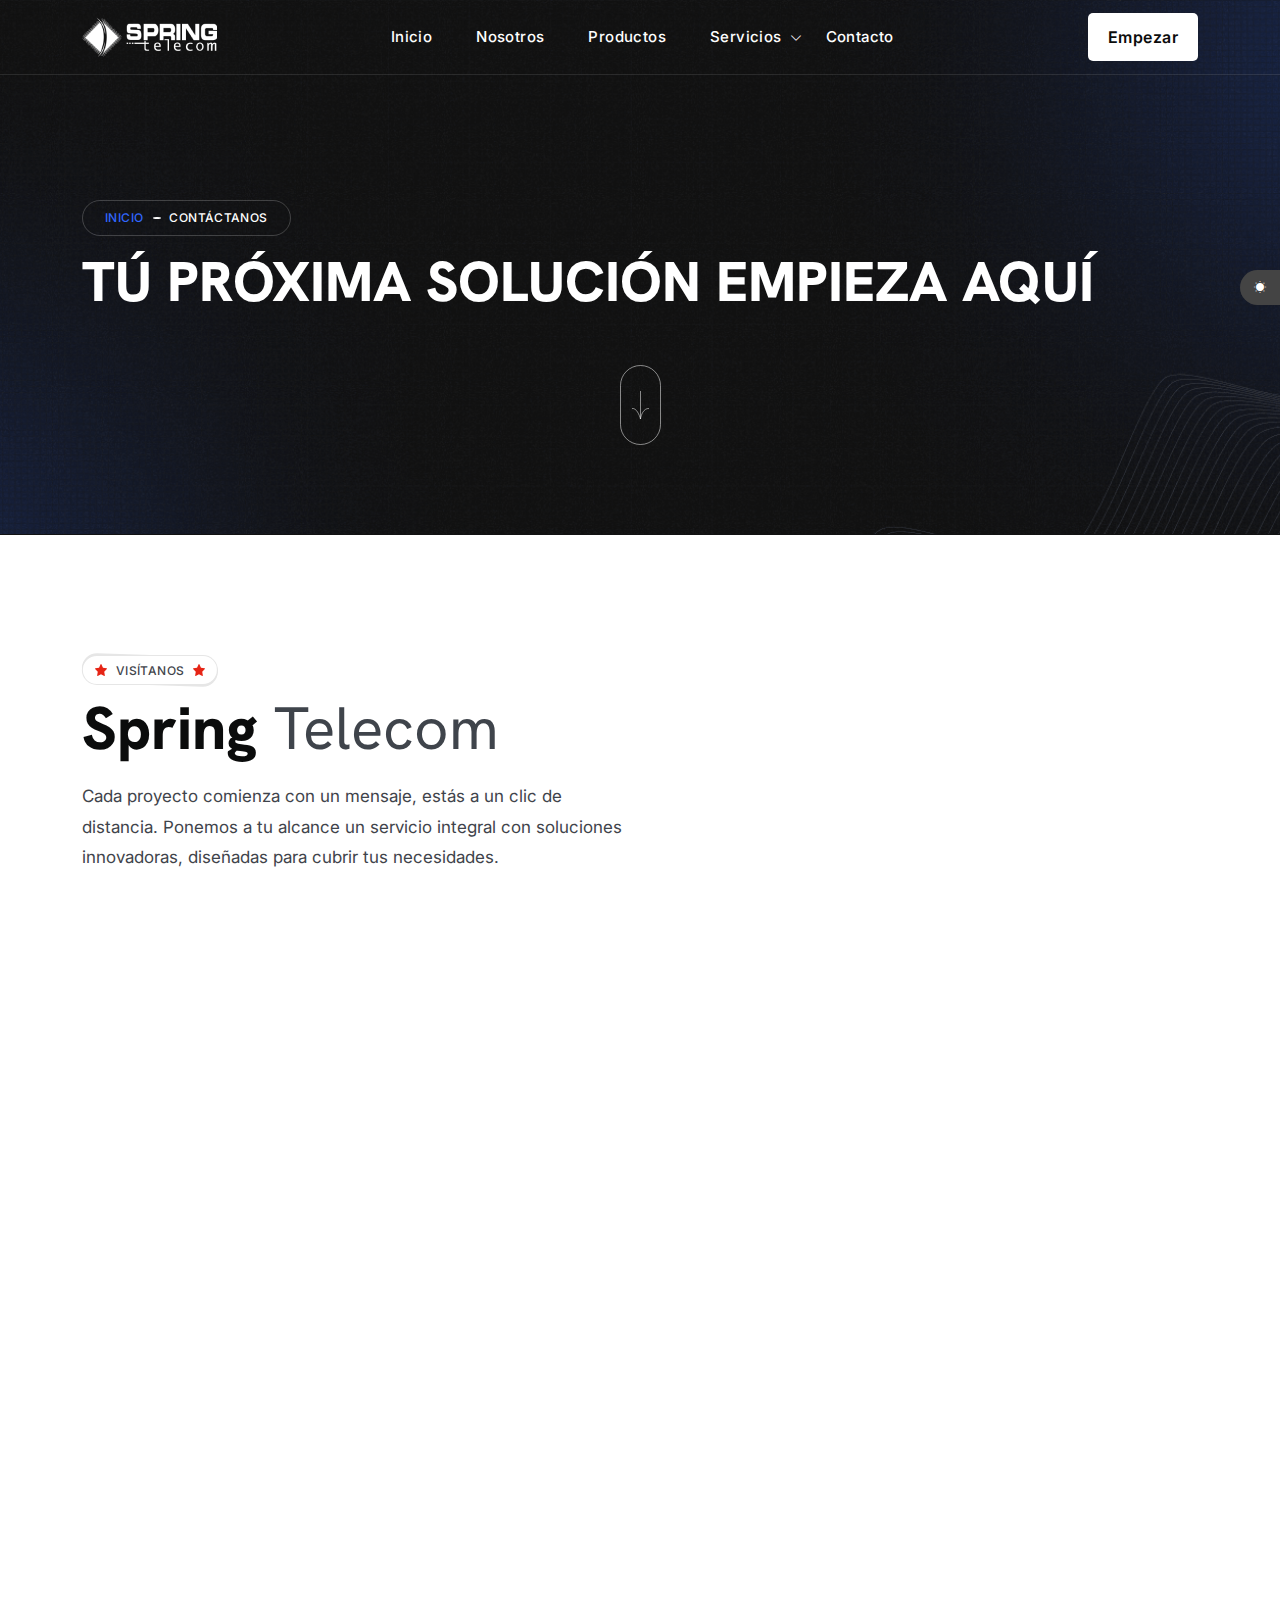
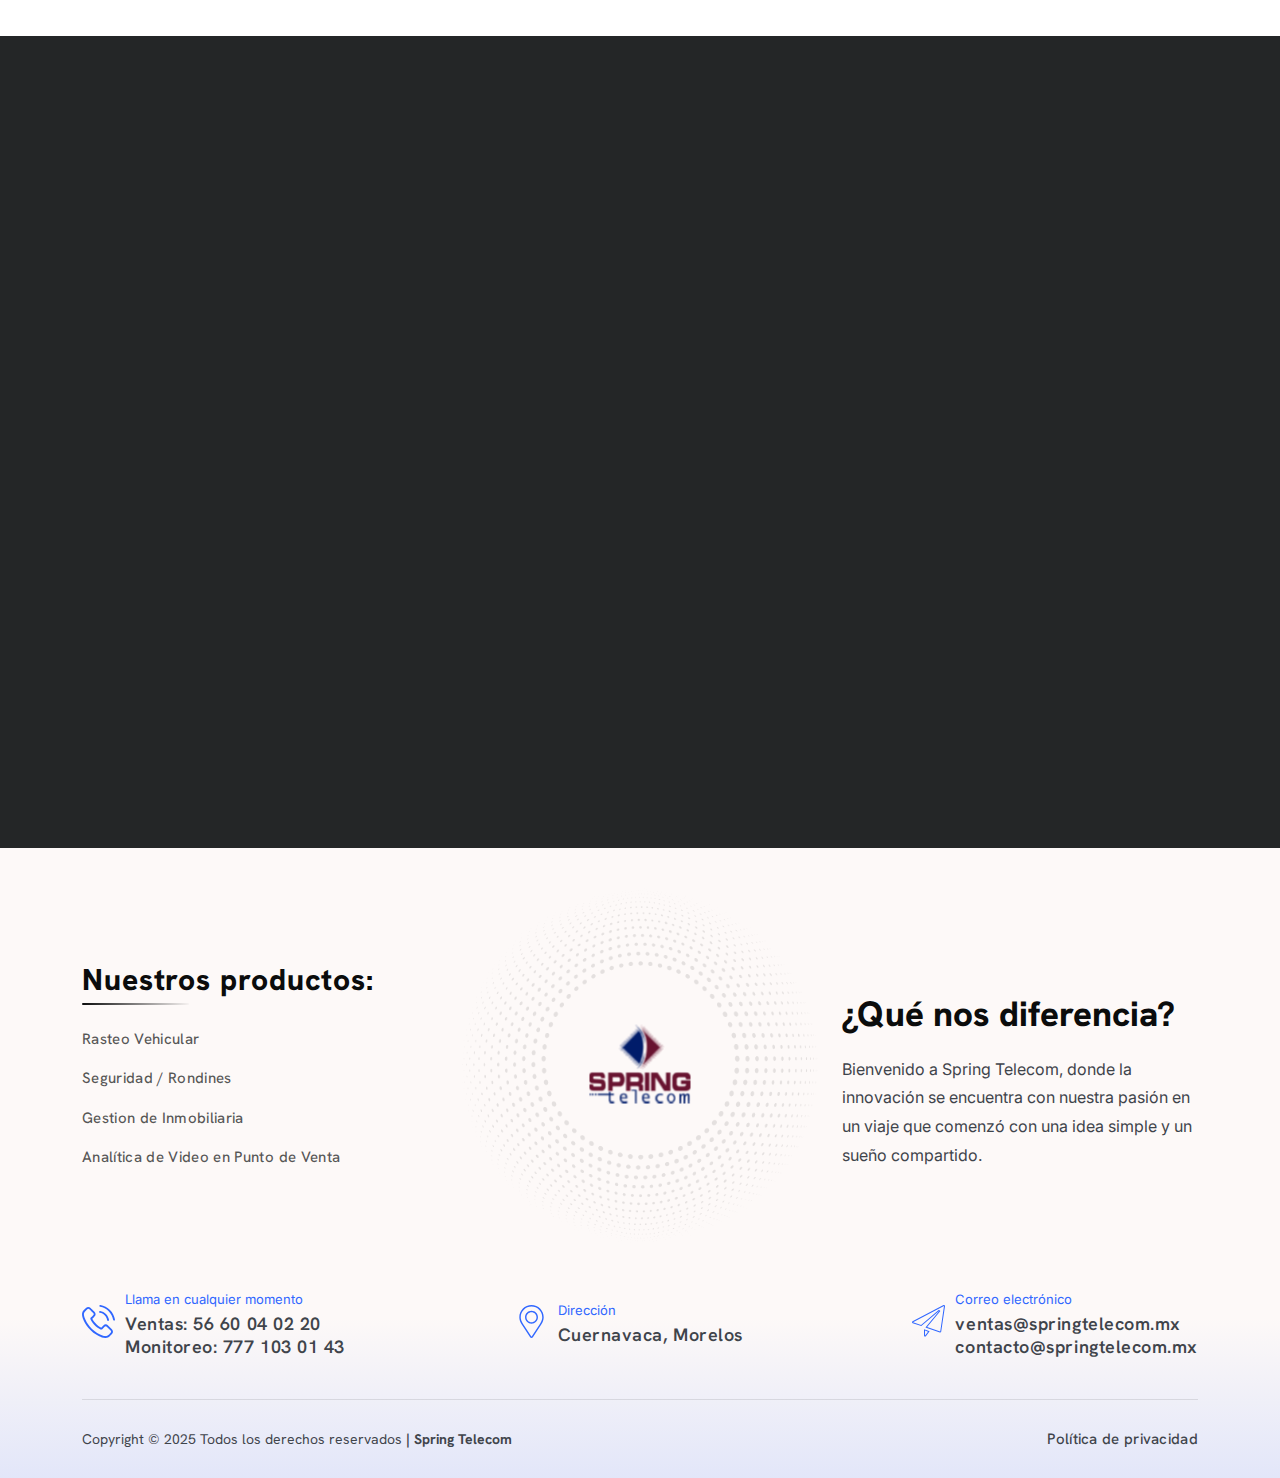
<file: html-files/zenfy/contact.html>
<!doctype html>
<html lang="en">

<head>
    <!-- Required meta tags -->
    <meta charset="utf-8">
    <meta name="viewport" content="width=device-width, initial-scale=1">

    <!-- Bootstrap CSS -->
    <link href="assets/css/bootstrap.min.css" rel="stylesheet">
    <link href="assets/css/jquery-ui.css" rel="stylesheet">
    <!-- Bootstrap Icon CSS -->
    <link href="assets/css/bootstrap-icons.css" rel="stylesheet">
    <!-- CSS -->
    <link href="assets/css/animate.min.css" rel="stylesheet">
    <!-- FancyBox CSS -->
    <link href="assets/css/jquery.fancybox.min.css" rel="stylesheet">
    <!-- Swiper slider CSS -->
    <link rel="stylesheet" href="assets/css/swiper-bundle.min.css">
    <!-- Slick slider CSS -->
    <link rel="stylesheet" href="assets/css/slick.css">
    <link rel="stylesheet" href="assets/css/slick-theme.css">
    <!-- BoxIcon  CSS -->
    <link href="assets/css/boxicons.min.css" rel="stylesheet">
    <!--  Style CSS  -->
    <link rel="stylesheet" href="assets/css/style.css">
    <!-- Title -->
    <title>Spring Telecom</title>
    <link rel="icon" href="assets/img/favicon.png" type="image/gif" sizes="20x20">
</head>

<body>
    <div class="tt-style-switch index-dark">
        <i class="bi bi-brightness-low-fill"></i>
    </div>
     <!-- scroll top -->
     <div class="circle-container">
        <svg class="circle-progress svg-content" width="100%" height="100%" viewBox="-1 -1 102 102">
            <path d="M50,1 a49,49 0 0,1 0,98 a49,49 0 0,1 0,-98"/>
        </svg>
    </div>
    <!-- Start Sidebar section -->
    <div class="sidebar-menu">
        <div class="sidebar-menu-top-area">
            <div class="container d-flex align-items-center justify-content-between">
                <div class="sidebar-menu-logo">
                    <a href="index.html" class="logo-dark"><img alt="image" class="img-fluid" src="assets/img/sitio_spring_white.png"></a>
                    <a href="index.html" class="logo-light"><img alt="image" class="img-fluid" src="assets/img/sitio_colors.png"></a>
                </div>
                <div class="sidebar-menu-close">
                    <svg xmlns="http://www.w3.org/2000/svg" width="20" height="20" viewBox="0 0 18 18">
                        <path fill-rule="evenodd" clip-rule="evenodd" d="M18 0L11.1686 8.99601L18 18L9.0041 11.1605L0 18L6.83156 8.99601L0 0L9.0041 6.83156L18 0Z"></path>
                      </svg>
                </div>
            </div>
        </div>
        <div class="container">
            <div class="row g-lg-4 gy-5">
                <div class="col-lg-8">
                    <div class="sidebar-menu-wrap">
                        <ul class="main-menu">
                            <li>
                                <a href="index.html">Agency </a>
                                <span class="dropdown-icon2 active"><i class="bi bi-plus"></i></span>
                                <ul class="submenu-list active">
                                    <li>
                                        <a href="#">Light Version</a>
                                        <span class="dropdown-icon2 two"><i class="bi bi-plus"></i></span>
                                        <ul class="submenu-list">
                                            <li>
                                                <a href="index.html">Startup Agency
                                                <svg xmlns="http://www.w3.org/2000/svg" width="10" height="10" viewBox="0 0 10 10">
                                                    <path d="M8.33624 2.84003L1.17627 10L0 8.82373L7.15914 1.66376H0.849347V0H10V9.15065H8.33624V2.84003Z"/>
                                                </svg>
                                                </a>
                                            </li>
                                            <li>
                                                <a href="digital-marketing.html">Digital Marketing Agency
                                                    <svg xmlns="http://www.w3.org/2000/svg" width="10" height="10" viewBox="0 0 10 10">
                                                        <path d="M8.33624 2.84003L1.17627 10L0 8.82373L7.15914 1.66376H0.849347V0H10V9.15065H8.33624V2.84003Z"/>
                                                    </svg>
                                                </a>
                                            </li>
                                            <li>
                                                <a href="saas.html">Saas Product
                                                <svg xmlns="http://www.w3.org/2000/svg" width="10" height="10" viewBox="0 0 10 10">
                                                    <path d="M8.33624 2.84003L1.17627 10L0 8.82373L7.15914 1.66376H0.849347V0H10V9.15065H8.33624V2.84003Z"/>
                                                </svg>
                                                </a>
                                            </li>
                                            <li>
                                                <a href="creative-agency.html">Creative Agency
                                                    <svg xmlns="http://www.w3.org/2000/svg" width="10" height="10" viewBox="0 0 10 10">
                                                        <path d="M8.33624 2.84003L1.17627 10L0 8.82373L7.15914 1.66376H0.849347V0H10V9.15065H8.33624V2.84003Z"/>
                                                    </svg>
                                                </a>
                                            </li>
                                            <li>
                                                <a href="it-solution.html">It Solution
                                                    <svg xmlns="http://www.w3.org/2000/svg" width="10" height="10" viewBox="0 0 10 10">
                                                        <path d="M8.33624 2.84003L1.17627 10L0 8.82373L7.15914 1.66376H0.849347V0H10V9.15065H8.33624V2.84003Z"/>
                                                    </svg>
                                                </a>
                                            </li>
                                        </ul>
                                    </li>
                                    <li>
                                        <a href="#">Dark Version</a>
                                        <span class="dropdown-icon2 two"><i class="bi bi-plus"></i></span>
                                        <ul class="submenu-list">
                                            <li>
                                                <a href="index.html">Startup Agency
                                                <svg xmlns="http://www.w3.org/2000/svg" width="10" height="10" viewBox="0 0 10 10">
                                                    <path d="M8.33624 2.84003L1.17627 10L0 8.82373L7.15914 1.66376H0.849347V0H10V9.15065H8.33624V2.84003Z"/>
                                                </svg>
                                                </a>
                                            </li>
                                            <li>
                                                <a href="digital-marketing.html">Digital Marketing Agency
                                                    <svg xmlns="http://www.w3.org/2000/svg" width="10" height="10" viewBox="0 0 10 10">
                                                        <path d="M8.33624 2.84003L1.17627 10L0 8.82373L7.15914 1.66376H0.849347V0H10V9.15065H8.33624V2.84003Z"/>
                                                    </svg>
                                                </a>
                                            </li>
                                            <li>
                                                <a href="saas.html">Saas Product
                                                <svg xmlns="http://www.w3.org/2000/svg" width="10" height="10" viewBox="0 0 10 10">
                                                    <path d="M8.33624 2.84003L1.17627 10L0 8.82373L7.15914 1.66376H0.849347V0H10V9.15065H8.33624V2.84003Z"/>
                                                </svg>
                                                </a>
                                            </li>
                                            <li>
                                                <a href="creative-agency.html">Creative Agency
                                                    <svg xmlns="http://www.w3.org/2000/svg" width="10" height="10" viewBox="0 0 10 10">
                                                        <path d="M8.33624 2.84003L1.17627 10L0 8.82373L7.15914 1.66376H0.849347V0H10V9.15065H8.33624V2.84003Z"/>
                                                    </svg>
                                                </a>
                                            </li>
                                            <li>
                                                <a href="it-solution.html">It Solution
                                                    <svg xmlns="http://www.w3.org/2000/svg" width="10" height="10" viewBox="0 0 10 10">
                                                        <path d="M8.33624 2.84003L1.17627 10L0 8.82373L7.15914 1.66376H0.849347V0H10V9.15065H8.33624V2.84003Z"/>
                                                    </svg>
                                                </a>
                                            </li>
                                        </ul>
                                    </li>
                                </ul>
                            </li>
                            <li>
                                <a href="service.html">Services</a>
                                <span class="dropdown-icon2"><i class="bi bi-plus"></i></span>
                                <ul class="submenu-list">
                                    <li>
                                        <a href="service.html">Service style 01
                                            <svg xmlns="http://www.w3.org/2000/svg" width="10" height="10" viewBox="0 0 10 10">
                                                <path d="M8.33624 2.84003L1.17627 10L0 8.82373L7.15914 1.66376H0.849347V0H10V9.15065H8.33624V2.84003Z"/>
                                            </svg>
                                        </a>
                                    </li>
                                    <li>
                                        <a href="service2.html">Service style 02
                                            <svg xmlns="http://www.w3.org/2000/svg" width="10" height="10" viewBox="0 0 10 10">
                                                <path d="M8.33624 2.84003L1.17627 10L0 8.82373L7.15914 1.66376H0.849347V0H10V9.15065H8.33624V2.84003Z"/>
                                            </svg>
                                        </a>
                                    </li>
                                    <li>
                                        <a href="service3.html">Service style 03
                                            <svg xmlns="http://www.w3.org/2000/svg" width="10" height="10" viewBox="0 0 10 10">
                                                <path d="M8.33624 2.84003L1.17627 10L0 8.82373L7.15914 1.66376H0.849347V0H10V9.15065H8.33624V2.84003Z"/>
                                            </svg>
                                        </a>
                                    </li>
                                    <li>
                                        <a href="service4.html">Service style 04
                                            <svg xmlns="http://www.w3.org/2000/svg" width="10" height="10" viewBox="0 0 10 10">
                                                <path d="M8.33624 2.84003L1.17627 10L0 8.82373L7.15914 1.66376H0.849347V0H10V9.15065H8.33624V2.84003Z"/>
                                            </svg>
                                        </a>
                                    </li>
                                    <li>
                                        <a href="service-details.html">Service Details
                                            <svg xmlns="http://www.w3.org/2000/svg" width="10" height="10" viewBox="0 0 10 10">
                                                <path d="M8.33624 2.84003L1.17627 10L0 8.82373L7.15914 1.66376H0.849347V0H10V9.15065H8.33624V2.84003Z"/>
                                            </svg>
                                        </a>
                                    </li>
                                </ul>
                            </li>
                            <li>
                                <a href="case-study.html">Case Study</a>
                                <span class="dropdown-icon2"><i class="bi bi-plus"></i></span>
                                    <ul class="submenu-list">
                                        <li>
                                            <a href="case-study.html">Case Study Style 01
                                                <svg xmlns="http://www.w3.org/2000/svg" width="10" height="10" viewBox="0 0 10 10">
                                                    <path d="M8.33624 2.84003L1.17627 10L0 8.82373L7.15914 1.66376H0.849347V0H10V9.15065H8.33624V2.84003Z"/>
                                                </svg>
                                            </a>
                                        </li>
                                        <li>
                                            <a href="case-study2.html">Case Study Style 02
                                                <svg xmlns="http://www.w3.org/2000/svg" width="10" height="10" viewBox="0 0 10 10">
                                                    <path d="M8.33624 2.84003L1.17627 10L0 8.82373L7.15914 1.66376H0.849347V0H10V9.15065H8.33624V2.84003Z"/>
                                                </svg>
                                            </a>
                                        </li>
                                        <li>
                                            <a href="case-study-details.html">Case Study Details
                                                <svg xmlns="http://www.w3.org/2000/svg" width="10" height="10" viewBox="0 0 10 10">
                                                    <path d="M8.33624 2.84003L1.17627 10L0 8.82373L7.15914 1.66376H0.849347V0H10V9.15065H8.33624V2.84003Z"/>
                                                </svg>
                                            </a>
                                        </li>
                                    </ul>
                            </li>
                            <li>
                                <a href="blog-grid.html">Blog</a>
                                <span class="dropdown-icon2"><i class="bi bi-plus"></i></span>
                                    <ul class="submenu-list">
                                        <li>
                                            <a href="blog-grid.html">Blog Grid
                                                <svg xmlns="http://www.w3.org/2000/svg" width="10" height="10" viewBox="0 0 10 10">
                                                    <path d="M8.33624 2.84003L1.17627 10L0 8.82373L7.15914 1.66376H0.849347V0H10V9.15065H8.33624V2.84003Z"/>
                                                </svg>
                                            </a>
                                        </li>
                                        <li>
                                            <a href="blog-grid-sidebar.html">Blog Grid Sidebar
                                                <svg xmlns="http://www.w3.org/2000/svg" width="10" height="10" viewBox="0 0 10 10">
                                                    <path d="M8.33624 2.84003L1.17627 10L0 8.82373L7.15914 1.66376H0.849347V0H10V9.15065H8.33624V2.84003Z"/>
                                                </svg>
                                            </a>
                                        </li>
                                        <li>
                                            <a href="blog-list.html">Blog List
                                                <svg xmlns="http://www.w3.org/2000/svg" width="10" height="10" viewBox="0 0 10 10">
                                                    <path d="M8.33624 2.84003L1.17627 10L0 8.82373L7.15914 1.66376H0.849347V0H10V9.15065H8.33624V2.84003Z"/>
                                                </svg>
                                            </a>
                                        </li>
                                        <li>
                                            <a href="blog-standard.html">Blog Standard
                                                <svg xmlns="http://www.w3.org/2000/svg" width="10" height="10" viewBox="0 0 10 10">
                                                    <path d="M8.33624 2.84003L1.17627 10L0 8.82373L7.15914 1.66376H0.849347V0H10V9.15065H8.33624V2.84003Z"/>
                                                </svg>
                                            </a>
                                        </li>
                                        <li>
                                            <a href="blog-details.html">Blog Details Style 01
                                                <svg xmlns="http://www.w3.org/2000/svg" width="10" height="10" viewBox="0 0 10 10">
                                                    <path d="M8.33624 2.84003L1.17627 10L0 8.82373L7.15914 1.66376H0.849347V0H10V9.15065H8.33624V2.84003Z"/>
                                                </svg>
                                            </a>
                                        </li>
                                        <li>
                                            <a href="blog-details2.html">Blog Details Style 02
                                                <svg xmlns="http://www.w3.org/2000/svg" width="10" height="10" viewBox="0 0 10 10">
                                                    <path d="M8.33624 2.84003L1.17627 10L0 8.82373L7.15914 1.66376H0.849347V0H10V9.15065H8.33624V2.84003Z"/>
                                                </svg>
                                            </a>
                                        </li>
                                    </ul>
                            </li>
                            <li>
                                <a href="#">Pages</a>
                                <span class="dropdown-icon2"><i class="bi bi-plus"></i></span>
                                    <ul class="submenu-list">
                                        <li>
                                            <a href="blog-grid.html">About
                                                <svg xmlns="http://www.w3.org/2000/svg" width="10" height="10" viewBox="0 0 10 10">
                                                    <path d="M8.33624 2.84003L1.17627 10L0 8.82373L7.15914 1.66376H0.849347V0H10V9.15065H8.33624V2.84003Z"/>
                                                </svg>
                                            </a>
                                        </li>
                                        <li>
                                            <a href="portfolio-grid.html">Portfolio </a>
                                            <span class="dropdown-icon2 two"><i class="bi bi-plus"></i></span>
                                            <ul class="submenu-list">
                                                <li>
                                                    <a href="portfolio-grid.html">Portfolio Grid
                                                        <svg xmlns="http://www.w3.org/2000/svg" width="10" height="10" viewBox="0 0 10 10">
                                                            <path d="M8.33624 2.84003L1.17627 10L0 8.82373L7.15914 1.66376H0.849347V0H10V9.15065H8.33624V2.84003Z"/>
                                                        </svg>
                                                    </a>
                                                </li>
                                                <li>
                                                    <a href="portfolio-masonary.html">Portfolio Masonary
                                                        <svg xmlns="http://www.w3.org/2000/svg" width="10" height="10" viewBox="0 0 10 10">
                                                            <path d="M8.33624 2.84003L1.17627 10L0 8.82373L7.15914 1.66376H0.849347V0H10V9.15065H8.33624V2.84003Z"/>
                                                        </svg>
                                                    </a>
                                                </li>
                                                <li>
                                                    <a href="portfolio-info-flow.html">Portfolio Info Flow
                                                        <svg xmlns="http://www.w3.org/2000/svg" width="10" height="10" viewBox="0 0 10 10">
                                                            <path d="M8.33624 2.84003L1.17627 10L0 8.82373L7.15914 1.66376H0.849347V0H10V9.15065H8.33624V2.84003Z"/>
                                                        </svg>
                                                    </a>
                                                </li>
                                                <li>
                                                    <a href="portfolio-list.html">Portfolio List
                                                        <svg xmlns="http://www.w3.org/2000/svg" width="10" height="10" viewBox="0 0 10 10">
                                                            <path d="M8.33624 2.84003L1.17627 10L0 8.82373L7.15914 1.66376H0.849347V0H10V9.15065H8.33624V2.84003Z"/>
                                                        </svg>
                                                    </a>
                                                </li>
                                                <li>
                                                    <a href="portfolio-details.html">Portfolio Details
                                                        <svg xmlns="http://www.w3.org/2000/svg" width="10" height="10" viewBox="0 0 10 10">
                                                            <path d="M8.33624 2.84003L1.17627 10L0 8.82373L7.15914 1.66376H0.849347V0H10V9.15065H8.33624V2.84003Z"/>
                                                        </svg>
                                                    </a>
                                                </li>
                                            </ul>
                                        </li>
                                        <li>
                                            <a href="team1.html">Our Team</a>
                                            <span class="dropdown-icon2 two"><i class="bi bi-plus"></i></span>
                                            <ul class="submenu-list">
                                                <li>
                                                    <a href="team1.html">Team Style 1
                                                        <svg xmlns="http://www.w3.org/2000/svg" width="10" height="10" viewBox="0 0 10 10">
                                                            <path d="M8.33624 2.84003L1.17627 10L0 8.82373L7.15914 1.66376H0.849347V0H10V9.15065H8.33624V2.84003Z"/>
                                                        </svg>
                                                    </a>
                                                </li>
                                                <li>
                                                    <a href="team2.html">Team Style 2
                                                        <svg xmlns="http://www.w3.org/2000/svg" width="10" height="10" viewBox="0 0 10 10">
                                                            <path d="M8.33624 2.84003L1.17627 10L0 8.82373L7.15914 1.66376H0.849347V0H10V9.15065H8.33624V2.84003Z"/>
                                                        </svg>
                                                    </a>
                                                </li>
                                            </ul>
                                        </li>
                                        <li>
                                            <a href="features.html">Features
                                                <svg xmlns="http://www.w3.org/2000/svg" width="10" height="10" viewBox="0 0 10 10">
                                                    <path d="M8.33624 2.84003L1.17627 10L0 8.82373L7.15914 1.66376H0.849347V0H10V9.15065H8.33624V2.84003Z"/>
                                                </svg>
                                            </a>
                                        </li>
                                        <li>
                                            <a href="shop.html">Shop</a>
                                            <span class="dropdown-icon2 two"><i class="bi bi-plus"></i></span>
                                            <ul class="submenu-list">
                                                <li>
                                                    <a href="shop.html">Shop
                                                        <svg xmlns="http://www.w3.org/2000/svg" width="10" height="10" viewBox="0 0 10 10">
                                                            <path d="M8.33624 2.84003L1.17627 10L0 8.82373L7.15914 1.66376H0.849347V0H10V9.15065H8.33624V2.84003Z"/>
                                                        </svg>
                                                    </a>
                                                </li>
                                                <li>
                                                    <a href="product-details.html">Product Details
                                                        <svg xmlns="http://www.w3.org/2000/svg" width="10" height="10" viewBox="0 0 10 10">
                                                            <path d="M8.33624 2.84003L1.17627 10L0 8.82373L7.15914 1.66376H0.849347V0H10V9.15065H8.33624V2.84003Z"/>
                                                        </svg>
                                                    </a>
                                                </li>
                                                <li>
                                                    <a href="cart.html">Cart
                                                        <svg xmlns="http://www.w3.org/2000/svg" width="10" height="10" viewBox="0 0 10 10">
                                                            <path d="M8.33624 2.84003L1.17627 10L0 8.82373L7.15914 1.66376H0.849347V0H10V9.15065H8.33624V2.84003Z"/>
                                                        </svg>
                                                    </a>
                                                </li>
                                                <li>
                                                    <a href="checkout.html">CheckOut
                                                        <svg xmlns="http://www.w3.org/2000/svg" width="10" height="10" viewBox="0 0 10 10">
                                                            <path d="M8.33624 2.84003L1.17627 10L0 8.82373L7.15914 1.66376H0.849347V0H10V9.15065H8.33624V2.84003Z"/>
                                                        </svg>
                                                    </a>
                                                </li>
                                            </ul>
                                        </li>
                                        <li>
                                            <a href="pricing-plan.html">Pricing Plan
                                                <svg xmlns="http://www.w3.org/2000/svg" width="10" height="10" viewBox="0 0 10 10">
                                                    <path d="M8.33624 2.84003L1.17627 10L0 8.82373L7.15914 1.66376H0.849347V0H10V9.15065H8.33624V2.84003Z"/>
                                                </svg>
                                            </a>
                                        </li>
                                        <li>
                                            <a href="faq.html">Faq
                                                <svg xmlns="http://www.w3.org/2000/svg" width="10" height="10" viewBox="0 0 10 10">
                                                    <path d="M8.33624 2.84003L1.17627 10L0 8.82373L7.15914 1.66376H0.849347V0H10V9.15065H8.33624V2.84003Z"/>
                                                </svg>
                                            </a>
                                        </li>
                                        <li>
                                            <a href="error.html">Error
                                                <svg xmlns="http://www.w3.org/2000/svg" width="10" height="10" viewBox="0 0 10 10">
                                                    <path d="M8.33624 2.84003L1.17627 10L0 8.82373L7.15914 1.66376H0.849347V0H10V9.15065H8.33624V2.84003Z"/>
                                                </svg>
                                            </a>
                                        </li>
                                    </ul>
                            </li>
                            <li>
                                <a href="contact.html">Contact</a>
                            </li>
                        </ul>
                    </div>
                </div>
                <div class="col-lg-4 d-lg-flex align-items-center d-none">
                    <div class="sidebar-contact">
                        <div class="getin-touch-area mb-60">
                            <h4>Get in Touch
                                <svg xmlns="http://www.w3.org/2000/svg" width="12" height="12" viewBox="0 0 12 12">
                                    <path d="M10.0035 3.40804L1.41153 12L0 10.5885L8.59097 1.99651H1.01922V0H12V10.9808H10.0035V3.40804Z"/>
                                </svg>
                            </h4>
                            <ul>
                                <li class="single-contact">
                                    <div class="icon">
                                        <svg xmlns="http://www.w3.org/2000/svg" width="18" height="18" viewBox="0 0 18 18">
                                            <path d="M14.2333 11.1504C13.8642 10.7667 13.4191 10.5615 12.9473 10.5615C12.4794 10.5615 12.0304 10.7629 11.6462 11.1466L10.4439 12.3433C10.345 12.2901 10.2461 12.2407 10.151 12.1913C10.014 12.1229 9.88467 12.0583 9.77433 11.9899C8.64819 11.2757 7.62476 10.345 6.64319 9.14067C6.16762 8.54043 5.84804 8.03516 5.61596 7.52229C5.92793 7.23736 6.21708 6.94104 6.49861 6.65611C6.60514 6.54974 6.71167 6.43957 6.8182 6.33319C7.61715 5.5354 7.61715 4.50207 6.8182 3.70427L5.77955 2.66714C5.66161 2.54937 5.53987 2.4278 5.42573 2.30623C5.19746 2.07069 4.95777 1.82755 4.71047 1.59961C4.34143 1.2349 3.9001 1.04115 3.43595 1.04115C2.97179 1.04115 2.52286 1.2349 2.1424 1.59961L2.13479 1.60721L0.841243 2.91027C0.35426 3.39655 0.076528 3.9892 0.0156552 4.67682C-0.0756541 5.78614 0.251537 6.81947 0.502638 7.4957C1.11898 9.15587 2.03968 10.6945 3.41312 12.3433C5.07952 14.3301 7.08452 15.8991 9.37486 17.0047C10.2499 17.4187 11.4179 17.9088 12.7229 17.9924C12.8028 17.9962 12.8865 18 12.9626 18C13.8414 18 14.5795 17.6847 15.1578 17.0578C15.1616 17.0502 15.1692 17.0464 15.173 17.0388C15.3708 16.7995 15.5991 16.583 15.8388 16.3512C16.0024 16.1955 16.1698 16.0321 16.3334 15.8611C16.71 15.4698 16.9079 15.014 16.9079 14.5467C16.9079 14.0756 16.7062 13.6235 16.322 13.2436L14.2333 11.1504ZM15.5953 15.1507C15.5915 15.1545 15.5915 15.1507 15.5953 15.1507C15.4469 15.3103 15.2947 15.4547 15.1311 15.6142C14.8838 15.8498 14.6327 16.0967 14.3969 16.374C14.0126 16.7843 13.5599 16.9781 12.9664 16.9781C12.9093 16.9781 12.8484 16.9781 12.7913 16.9743C11.6614 16.9021 10.6113 16.4614 9.82379 16.0853C7.67042 15.0444 5.77955 13.5665 4.20827 11.6936C2.91092 10.1322 2.04348 8.68859 1.46899 7.13859C1.11517 6.19263 0.985816 5.45562 1.04288 4.7604C1.08093 4.31591 1.25214 3.94741 1.56791 3.63209L2.86527 2.33662C3.05169 2.16187 3.24953 2.06689 3.44356 2.06689C3.68324 2.06689 3.87728 2.21125 3.99902 2.33282L4.01044 2.34422C4.24251 2.56076 4.46318 2.78491 4.69526 3.02424C4.8132 3.14581 4.93494 3.26738 5.05669 3.39275L6.09533 4.42988C6.49861 4.83258 6.49861 5.20488 6.09533 5.60758C5.985 5.71775 5.87847 5.82792 5.76814 5.9343C5.44856 6.26101 5.14419 6.56494 4.8132 6.86126C4.80559 6.86886 4.79798 6.87266 4.79417 6.88025C4.46698 7.20697 4.52786 7.52609 4.59634 7.74263L4.60775 7.77682C4.87787 8.43026 5.25833 9.0457 5.83662 9.77891L5.84043 9.78271C6.89048 11.0744 7.99761 12.0811 9.21887 12.8523C9.37486 12.9511 9.53465 13.0309 9.68683 13.1069C9.82379 13.1752 9.95315 13.2398 10.0635 13.3082C10.0787 13.3158 10.0939 13.3272 10.1091 13.3348C10.2385 13.3994 10.3602 13.4298 10.4858 13.4298C10.8016 13.4298 10.9994 13.2322 11.0641 13.1676L12.3652 11.8684C12.4946 11.7392 12.7 11.5834 12.9397 11.5834C13.1756 11.5834 13.3696 11.7316 13.4876 11.8608L13.4952 11.8684L15.5915 13.9616C15.9834 14.3491 15.9834 14.748 15.5953 15.1507ZM9.72868 4.28172C10.7255 4.44888 11.631 4.91996 12.3538 5.64177C13.0767 6.36359 13.5446 7.26775 13.7159 8.2631C13.7577 8.51383 13.9746 8.68859 14.2219 8.68859C14.2523 8.68859 14.2789 8.68479 14.3094 8.68099C14.5909 8.6354 14.7773 8.36947 14.7317 8.08834C14.5262 6.88405 13.9555 5.78614 13.0843 4.91616C12.2131 4.04618 11.1135 3.47633 9.90749 3.27118C9.62596 3.22559 9.36344 3.41175 9.31398 3.68907C9.26452 3.9664 9.44714 4.23613 9.72868 4.28172ZM17.9922 7.94018C17.6536 5.95709 16.7176 4.15255 15.2795 2.71652C13.8414 1.28049 12.0342 0.345932 10.0483 0.00781895C9.77053 -0.0415684 9.50802 0.148383 9.45856 0.425712C9.4129 0.70684 9.59932 0.968972 9.88086 1.01836C11.6538 1.31848 13.2707 2.15807 14.5567 3.43834C15.8426 4.72241 16.6796 6.33699 16.9802 8.10734C17.022 8.35808 17.2389 8.53283 17.4862 8.53283C17.5166 8.53283 17.5432 8.52903 17.5737 8.52523C17.8514 8.48344 18.0416 8.21751 17.9922 7.94018Z"/>
                                        </svg>
                                    </div>
                                    <div class="contact">
                                        <span>Phone</span>
                                        <h6><a href="#">+991 - 763 684 4563</a></h6>
                                    </div>
                                </li>
                                <li class="single-contact">
                                    <div class="icon">
                                        <svg xmlns="http://www.w3.org/2000/svg" width="18" height="18" viewBox="0 0 18 18">
                                            <path d="M0 4.5C0 3.90326 0.237053 3.33097 0.65901 2.90901C1.08097 2.48705 1.65326 2.25 2.25 2.25H15.75C16.3467 2.25 16.919 2.48705 17.341 2.90901C17.7629 3.33097 18 3.90326 18 4.5V13.5C18 14.0967 17.7629 14.669 17.341 15.091C16.919 15.5129 16.3467 15.75 15.75 15.75H2.25C1.65326 15.75 1.08097 15.5129 0.65901 15.091C0.237053 14.669 0 14.0967 0 13.5V4.5ZM2.25 3.375C1.95163 3.375 1.66548 3.49353 1.4545 3.7045C1.24353 3.91548 1.125 4.20163 1.125 4.5V4.74413L9 9.46912L16.875 4.74413V4.5C16.875 4.20163 16.7565 3.91548 16.5455 3.7045C16.3345 3.49353 16.0484 3.375 15.75 3.375H2.25ZM16.875 6.05587L11.5785 9.234L16.875 12.4931V6.05587ZM16.8367 13.7914L10.4918 9.8865L9 10.7809L7.50825 9.8865L1.16325 13.7903C1.22718 14.0296 1.36836 14.2412 1.56486 14.3922C1.76137 14.5431 2.00221 14.625 2.25 14.625H15.75C15.9976 14.625 16.2384 14.5434 16.4349 14.3926C16.6313 14.2419 16.7726 14.0306 16.8367 13.7914ZM1.125 12.4931L6.4215 9.234L1.125 6.05587V12.4931Z"/>
                                        </svg>
                                    </div>
                                    <div class="contact">
                                        <span>Email Now</span>
                                        <h6><a href="#">info@examplegmail.com</a></h6>
                                    </div>
                                </li>
                                <li class="single-contact">
                                    <div class="icon">
                                        <svg xmlns="http://www.w3.org/2000/svg" width="14" height="18" viewBox="0 0 14 18">
                                            <path d="M11.8603 10.0575C11.249 11.2522 10.4207 12.4425 9.57367 13.5113C8.77018 14.5188 7.91105 15.484 7 16.4025C6.08893 15.484 5.2298 14.5188 4.42633 13.5113C3.57933 12.4425 2.751 11.2522 2.13967 10.0575C1.52133 8.85037 1.16667 7.71975 1.16667 6.75C1.16667 5.25816 1.78125 3.82742 2.87521 2.77252C3.96917 1.71763 5.4529 1.125 7 1.125C8.5471 1.125 10.0308 1.71763 11.1248 2.77252C12.2188 3.82742 12.8333 5.25816 12.8333 6.75C12.8333 7.71975 12.4775 8.85037 11.8603 10.0575ZM7 18C7 18 14 11.6033 14 6.75C14 4.95979 13.2625 3.2429 11.9497 1.97703C10.637 0.711159 8.85652 0 7 0C5.14348 0 3.36301 0.711159 2.05025 1.97703C0.737498 3.2429 2.76642e-08 4.95979 0 6.75C0 11.6033 7 18 7 18Z"/>
                                            <path d="M7 9C6.38116 9 5.78767 8.76295 5.35008 8.34099C4.9125 7.91903 4.66667 7.34674 4.66667 6.75C4.66667 6.15326 4.9125 5.58097 5.35008 5.15901C5.78767 4.73705 6.38116 4.5 7 4.5C7.61884 4.5 8.21233 4.73705 8.64992 5.15901C9.0875 5.58097 9.33333 6.15326 9.33333 6.75C9.33333 7.34674 9.0875 7.91903 8.64992 8.34099C8.21233 8.76295 7.61884 9 7 9ZM7 10.125C7.92826 10.125 8.8185 9.76942 9.47487 9.13649C10.1313 8.50355 10.5 7.64511 10.5 6.75C10.5 5.85489 10.1313 4.99645 9.47487 4.36351C8.8185 3.73058 7.92826 3.375 7 3.375C6.07174 3.375 5.1815 3.73058 4.52513 4.36351C3.86875 4.99645 3.5 5.85489 3.5 6.75C3.5 7.64511 3.86875 8.50355 4.52513 9.13649C5.1815 9.76942 6.07174 10.125 7 10.125V10.125Z"/>
                                        </svg>
                                    </div>
                                    <div class="contact">
                                        <h6>Canada City, Office-02, Road-11, House-3B/B, Section-H</h6>
                                    </div>
                                </li>
                            </ul>
                        </div>
                        <div class="social-link-area">
                            <h6>Social Link
                                <svg xmlns="http://www.w3.org/2000/svg" width="12" height="12" viewBox="0 0 12 12">
                                    <path d="M10.0035 3.40804L1.41153 12L0 10.5885L8.59097 1.99651H1.01922V0H12V10.9808H10.0035V3.40804Z"/>
                                </svg>
                            </h6>
                            <ul class="social-area">
                                <li><a href="#"><i class="bi bi-dribbble"></i> Dribbble</a></li>
                                <li><a href="#"><i class="bi bi-behance"></i> Behance</a></li>
                                <li><a href="#"><i class="bi bi-pinterest"></i> Pinterest</a></li>
                                <li><a href="#"><i class="bi bi-facebook"></i> Facebook</a></li>
                            </ul>
                        </div>
                    </div>
                </div>
            </div>
        </div>
    </div>
    <!-- End Sidebar section -->

    <!-- Start header section -->
    <header class="header-area style-2">
        <div class="container d-flex flex-nowrap align-items-center justify-content-between">
            <div class="company-logo">
                <a href="index.html" class="logo-dark"><img alt="image" class="img-fluid" src="assets/img/sitio_spring_white.png"></a>
                <a href="index.html" class="logo-light"><img alt="image" class="img-fluid" src="assets/img/sitio_colors.png"></a>
            </div>
            <div class="main-menu d-lg-flex d-none">
                <ul class="menu-list">
                    <li>
                        <a href="saas-dark.html" class="drop-down">Inicio</a><i class="bi bi-plus dropdown-icon"></i>
                        <!-- <ul class="sub-menu"> -->
                            <!-- <li>
                                <a href="index.html">Light Version</a>
                                <i class="d-lg-flex d-none bi bi-chevron-right dropdown-icon"></i>
                                <i class="d-lg-none d-flex bi bi-plus dropdown-icon"></i>
                                <ul class="sub-menu">
                                    <li><a href="index.html">Startup Agency</a></li>
                                    <li><a href="digital-marketing.html">Digital Marketing Agency</a></li>
                                    <li><a href="saas.html">Saas Product</a></li>
                                    <li><a href="creative-agency.html">Creative Agency</a></li>
                                    <li><a href="it-solution.html">It Solution</a></li>
                                </ul>
                            </li> -->
                            <!-- <li class="active">
                                <a href="index.html">Dark Version</a>
                                <i class="d-lg-flex d-none bi bi-chevron-right dropdown-icon"></i>
                                <i class="d-lg-none d-flex bi bi-plus dropdown-icon"></i>
                                <ul class="sub-menu">
                                    <li><a href="startup-agency-dark.html">Startup Agency</a></li>
                                    <li><a href="digital-marketing-dark.html">Digital Marketing Agency</a></li>
                                    <li class="active"><a href="saas-dark.html">Saas Product</a></li>
                                    <li><a href="creative-agency-dark.html">Creative Agency</a></li>
                                    <li><a href="it-solution-dark.html">It Solution</a></li>
                                </ul>
                            </li> -->
                        <!-- </ul> -->
                    </li>
                    <!-- <li class="menu-item-has-children">
                        <a href="service.html" class="drop-down">Services</a><i class="bi bi-plus dropdown-icon"></i>
                        <ul class="sub-menu">
                            <li><a href="service.html">Service style 01</a></li>
                            <li><a href="service2.html">Service style 02</a></li>
                            <li><a href="service3.html">Service style 03</a></li>
                            <li><a href="service4.html">Service style 04</a></li>
                            <li>
                                <a href="service-details.html ">Service Details</a>
                            </li>
                        </ul>
                    </li> -->
                    <!-- <li class="menu-item-has-children">
                        <a href="case-study.html" class="drop-down">Case Study</a><i class="bi bi-plus dropdown-icon"></i>
                        <ul class="sub-menu">
                            <li><a href="case-study.html">Case Study Style 01</a></li>
                            <li><a href="case-study2.html">Case Study Style 02</a></li>
                            <li>
                                <a href="case-study-details.html">Case Study Details</a>
                            </li>
                        </ul>
                    </li> -->
                    <li>
                        <a href="saas-dark.html#nosotros_base" class="drop down">Nosotros</a><i class="bi bi-plus dropdown-icon"></i>
                    </li>
                    <li>
                        <a href="saas-dark.html#tecnología_transforma" class="drop down">Productos</a><i class="bi bi-plus dropdown-icon"></i>
                    </li>
                    <li class="menu-item-has-children">
                        <a href="#impulse_productividad" class="drop-down">Servicios</a><i class="bi bi-plus dropdown-icon"></i>
                        <ul class="sub-menu">
                            
                            <li><a href="features.html">Rastreo Vehicular</a></li>
                            <!--<li><a>Seguridad / Rondines</a></li>
                            <li><a>Gestión Inmobiliaria</a></li>
                            <li><a>Analitíca de Video</a></li>-->
                            <!--<li><a href="portfolio-details.html">Portfolio Details</a></li>-->
                    <!--</li>
                    <li class="menu-item-has-children">
                        <a href="#" class="drop-down">Servicios</a><i class="bi bi-plus dropdown-icon"></i>
                        <ul class="sub-menu">
                            <li><a>Rastreo Vehicular</a></li>
                            <li><a>Seguridad / Rondines</a></li>
                            <li><a> Gestión Inmobiliaria</a></li>
                            <li><a>Analitíca de Video</a></li>
                            <li>
                                <a href="portfolio-grid.html">Portfolio</a>
                                <i class="d-lg-flex d-none bi bi-chevron-right dropdown-icon"></i>
                                <i class="d-lg-none d-flex bi bi-plus dropdown-icon"></i>
                                <ul class="sub-menu">
                                    <li><a href="portfolio-grid.html">Portfolio Grid</a></li>
                                    <li><a href="portfolio-masonary.html">Portfolio Masonary</a></li>
                                    <li><a href="portfolio-info-flow.html">Portfolio Info Flow</a></li>
                                    <li><a href="portfolio-list.html">Portfolio List</a></li>
                                    <li><a href="portfolio-details.html">Portfolio Details</a></li>
                                </ul>
                            </li> -->
                            <!-- <li>
                                <a href="activities.html">Our Team</a>
                                <i class="d-lg-flex d-none bi bi-chevron-right dropdown-icon"></i>
                                <i class="d-lg-none d-flex bi bi-plus dropdown-icon"></i>
                                <ul class="sub-menu">
                                    <li><a href="team1.html">Team Style 01</a></li>
                                    <li><a href="team2.html">Team Style 02</a></li>
                                </ul>
                            </li> -->
                            
                            <!-- <li>
                                <a href="shop.html">Shop</a>
                                <i class="d-lg-flex d-none bi bi-chevron-right dropdown-icon"></i>
                                <i class="d-lg-none d-flex bi bi-plus dropdown-icon"></i>
                                <ul class="sub-menu">
                                    <li><a href="shop.html">Shop</a></li>
                                    <li><a href="product-details.html">Product Details</a></li>
                                    <li><a href="cart.html">Cart</a></li>
                                    <li><a href="checkout.html">CheckOut</a></li>
                                </ul>
                            </li> -->
                            <!-- <li><a href="pricing-plan.html">Pricing Plan</a></li>
                            <li><a href="faq.html">Faqs</a></li> -->

                            </ul>
                    </li>
                    <!-- <li > -->
                        <!-- <a class="drop-down" href="blog-details.html" >Politíca</a><i class="bi bi-plus dropdown-icon"></i> -->
                        <!-- <ul class="sub-menu">
                            <li><a href="blog-grid.html">Blog Grid</a></li>
                            <li><a href="blog-grid-sidebar.html">Blog Grid Sidebar</a></li>
                            <li><a href="blog-list.html">Blog List</a></li>
                            <li><a href="blog-standard.html">Blog Standard</a></li>
                            <li><a href="blog-details.html">Blog Details Style 01</a></li>
                            <li><a href="blog-details2.html">Blog Details Style 02</a></li>
                        </ul> -->
            
                    <!-- </li> -->
                    <li>
                        <a href="contact.html" class="drop-down">Contacto</a>
                    </li>
    
                </ul>
            </div>
            <div class="nav-right d-flex jsutify-content-end align-items-center">
                <div class="sidebar-and-btn">
                    <!--<div class="sidebar-btn">
                        <svg xmlns="http://www.w3.org/2000/svg" width="20" height="20" viewBox="0 0 20 20">
                            <g>
                                <path
                                    d="M6.79688 9.375H2.57812C1.15652 9.375 0 8.21848 0 6.79688V2.57812C0 1.15652 1.15652 0 2.57812 0H6.79688C8.21848 0 9.375 1.15652 9.375 2.57812V6.79688C9.375 8.21848 8.21848 9.375 6.79688 9.375ZM2.57812 1.25C1.84578 1.25 1.25 1.84578 1.25 2.57812V6.79688C1.25 7.52922 1.84578 8.125 2.57812 8.125H6.79688C7.52922 8.125 8.125 7.52922 8.125 6.79688V2.57812C8.125 1.84578 7.52922 1.25 6.79688 1.25H2.57812ZM17.4219 9.375H13.2031C11.7815 9.375 10.625 8.21848 10.625 6.79688V2.57812C10.625 1.15652 11.7815 0 13.2031 0H17.4219C18.8435 0 20 1.15652 20 2.57812V6.79688C20 8.21848 18.8435 9.375 17.4219 9.375ZM13.2031 1.25C12.4708 1.25 11.875 1.84578 11.875 2.57812V6.79688C11.875 7.52922 12.4708 8.125 13.2031 8.125H17.4219C18.1542 8.125 18.75 7.52922 18.75 6.79688V2.57812C18.75 1.84578 18.1542 1.25 17.4219 1.25H13.2031ZM15.3125 20C12.7278 20 10.625 17.8972 10.625 15.3125C10.625 12.7278 12.7278 10.625 15.3125 10.625C17.8972 10.625 20 12.7278 20 15.3125C20 17.8972 17.8972 20 15.3125 20ZM15.3125 11.875C13.4171 11.875 11.875 13.4171 11.875 15.3125C11.875 17.2079 13.4171 18.75 15.3125 18.75C17.2079 18.75 18.75 17.2079 18.75 15.3125C18.75 13.4171 17.2079 11.875 15.3125 11.875ZM6.79688 20H2.57812C1.15652 20 0 18.8435 0 17.4219V13.2031C0 11.7815 1.15652 10.625 2.57812 10.625H6.79688C8.21848 10.625 9.375 11.7815 9.375 13.2031V17.4219C9.375 18.8435 8.21848 20 6.79688 20ZM2.57812 11.875C1.84578 11.875 1.25 12.4708 1.25 13.2031V17.4219C1.25 18.1542 1.84578 18.75 2.57812 18.75H6.79688C7.52922 18.75 8.125 18.1542 8.125 17.4219V13.2031C8.125 12.4708 7.52922 11.875 6.79688 11.875H2.57812Z"/>
                            </g>
                        </svg>
                    </div>-->
                    <a href="contact.html" class="primary-btn2 d-lg-flex d-none" data-text="Empezar"><span>Empezar</span></a>
                </div>
            </div>
        </div>
    </header>
    <!-- End header section -->

    <!-- Start Breadcrumb section -->
    <div class="breadcrumb-section" style="background-image: url(assets/img/innerpage/breadcrumb-bg1.png), linear-gradient(180deg, #121212 0%, #121212 100%);">   
        <div class="container">
            <div class="row">
                <div class="col-lg-12">
                    <div class="banner-wrapper">
                        <div class="banner-content">
                            <ul class="breadcrumb-list">
                                <li><a href="saas-dark.html">Inicio</a></li>
                                <li>Contáctanos</li>
                            </ul>
                            <h1>TÚ PRÓXIMA SOLUCIÓN EMPIEZA AQUÍ</h1>
                        </div>
                        <div class="scroll-down-btn">
                            <a href="#contact">
                                <svg xmlns="http://www.w3.org/2000/svg" width="19" height="29" viewBox="0 0 19 29">
                                    <path
                                        d="M9.5 0V28M9.5 28C10 24.3333 12.4 17.1 18 17.5M9.5 28C8.5 24.1667 5.4 16.7 1 17.5" />
                                </svg>
                            </a>
                        </div>
                    </div>
                </div>
            </div>
        </div>
    </div>
    <!-- End Breadcrumb section -->

    <!-- Start Pricing Plan Section -->
    <div class="contact-page scroll-margin pt-120 mb-120" id="contact">
        <div class="container">
            <div class="row mb-60">
                <div class="col-lg-6 wow animate fadeInDown" data-wow-delay="400ms" data-wow-duration="1500ms">
                    <div class="section-title5 two">
                        <span class="sub-title5 two">
                            <svg xmlns="http://www.w3.org/2000/svg" width="14" height="14" viewBox="0 0 14 14">
                                <path d="M3.7081 12.9544C3.41861 13.1128 3.09011 12.8352 3.14861 12.4808L3.7711 8.69694L1.12886 6.01223C0.882112 5.76104 1.01036 5.30186 1.34111 5.25226L5.0146 4.69548L6.6526 1.23399C6.80035 0.922003 7.2001 0.922003 7.34785 1.23399L8.98584 4.69548L12.6593 5.25226C12.9901 5.30186 13.1183 5.76104 12.8708 6.01223L10.2293 8.69694L10.8518 12.4808C10.9103 12.8352 10.5818 13.1128 10.2923 12.9544L6.9991 11.1497L3.7081 12.9544Z"></path>
                            </svg>
                            Visítanos
                            <svg xmlns="http://www.w3.org/2000/svg" width="14" height="14" viewBox="0 0 14 14">
                                <path d="M3.7081 12.9544C3.41861 13.1128 3.09011 12.8352 3.14861 12.4808L3.7711 8.69694L1.12886 6.01223C0.882112 5.76104 1.01036 5.30186 1.34111 5.25226L5.0146 4.69548L6.6526 1.23399C6.80035 0.922003 7.2001 0.922003 7.34785 1.23399L8.98584 4.69548L12.6593 5.25226C12.9901 5.30186 13.1183 5.76104 12.8708 6.01223L10.2293 8.69694L10.8518 12.4808C10.9103 12.8352 10.5818 13.1128 10.2923 12.9544L6.9991 11.1497L3.7081 12.9544Z"></path>
                            </svg>
                        </span>
                        <h2>Spring<span> Telecom</span></h2>
                        <p>Cada proyecto comienza con un mensaje, estás a un clic de distancia. Ponemos a tu alcance un servicio integral con soluciones innovadoras, diseñadas para cubrir tus necesidades.</p>
                    </div>
                </div>
            </div>
            <div class="row g-lg-4 gy-5">
                <div class="col-lg-4 wow animate fadeInLeft" data-wow-delay="200ms" data-wow-duration="1500ms">
                    <div class="contact-area">
                        <div class="address">
                            <h4 class="title">Ubicación</h4>
                            <span>Cuernavaca, Morelos</span>
                            <p>Calle San Cristóbal 103 Piso 2 Colonia San Cristóbal, C.P 62250</p>
                        </div>
                        <div class="working-hour">
                            <div class="icon">
                                <svg xmlns="http://www.w3.org/2000/svg" width="35" height="35" viewBox="0 0 35 35">
                                    <g>
                                        <path
                                            d="M17.8505 16.6962C17.8147 16.7585 17.7669 16.813 17.7099 16.8567C17.6529 16.9005 17.5879 16.9325 17.5185 16.9511C17.4491 16.9697 17.3767 16.9745 17.3055 16.9651C17.2343 16.9557 17.1656 16.9323 17.1034 16.8964L14.3367 15.299C14.2535 15.251 14.1845 15.182 14.1365 15.0989C14.0885 15.0157 14.0632 14.9214 14.0632 14.8254V10.6814C14.0632 10.5364 14.1208 10.3973 14.2234 10.2947C14.326 10.1922 14.4651 10.1346 14.6101 10.1346C14.7551 10.1346 14.8942 10.1922 14.9968 10.2947C15.0994 10.3973 15.157 10.5364 15.157 10.6814V14.5097L17.6503 15.9493C17.7125 15.9852 17.767 16.033 17.8108 16.0899C17.8545 16.1469 17.8866 16.2119 17.9052 16.2813C17.9238 16.3506 17.9285 16.423 17.9191 16.4942C17.9098 16.5654 17.8865 16.634 17.8505 16.6962ZM14.6102 7.59705C14.7552 7.59705 14.8943 7.53943 14.9969 7.43687C15.0994 7.33432 15.1571 7.19522 15.1571 7.05018V6.10483C15.1571 5.95979 15.0994 5.82069 14.9969 5.71813C14.8943 5.61558 14.7552 5.55796 14.6102 5.55796C14.4651 5.55796 14.326 5.61558 14.2235 5.71813C14.1209 5.82069 14.0633 5.95979 14.0633 6.10483V7.05018C14.0633 7.19522 14.1209 7.33432 14.2235 7.43687C14.326 7.53943 14.4651 7.59705 14.6102 7.59705ZM20.3898 8.27237L19.7214 8.94072C19.6706 8.9915 19.6303 9.05178 19.6029 9.11813C19.5754 9.18447 19.5612 9.25558 19.5612 9.3274C19.5612 9.39921 19.5754 9.47032 19.6029 9.53667C19.6303 9.60301 19.6706 9.6633 19.7214 9.71407C19.7721 9.76494 19.8324 9.80528 19.8988 9.83278C19.9651 9.86028 20.0363 9.87439 20.1081 9.87431C20.1799 9.8744 20.2511 9.8603 20.3175 9.83281C20.3838 9.80532 20.4441 9.76499 20.4948 9.71414L21.1632 9.04579C21.2658 8.94323 21.3234 8.80413 21.3234 8.65908C21.3234 8.51404 21.2658 8.37493 21.1632 8.27237C21.0607 8.16981 20.9216 8.11219 20.7765 8.11219C20.6315 8.11219 20.4924 8.16981 20.3898 8.27237ZM8.72546 19.9367L8.05704 20.6052C8.00626 20.6559 7.96597 20.7162 7.93849 20.7826C7.91101 20.8489 7.89686 20.92 7.89686 20.9918C7.89686 21.0636 7.91101 21.1348 7.93849 21.2011C7.96597 21.2674 8.00626 21.3277 8.05704 21.3785C8.16382 21.4853 8.30375 21.5387 8.44375 21.5387C8.58375 21.5387 8.72368 21.4853 8.83046 21.3784L9.49888 20.71C9.59953 20.6071 9.65553 20.4686 9.65471 20.3246C9.65389 20.1806 9.59632 20.0428 9.49451 19.941C9.39269 19.8392 9.25483 19.7816 9.11085 19.7808C8.96687 19.78 8.82839 19.8361 8.72546 19.9367ZM8.83046 8.27237C8.72789 8.16984 8.5888 8.11224 8.44377 8.11226C8.29874 8.11227 8.15966 8.16989 8.05711 8.27244C8.00633 8.32322 7.96604 8.3835 7.93856 8.44985C7.91108 8.51619 7.89693 8.5873 7.89693 8.65912C7.89693 8.73093 7.91108 8.80204 7.93856 8.86839C7.96604 8.93473 8.00633 8.99501 8.05711 9.04579L8.72553 9.71414C8.8323 9.82092 8.97224 9.87431 9.11224 9.87431C9.25224 9.87431 9.39217 9.82092 9.49894 9.71407C9.54973 9.6633 9.59001 9.60301 9.6175 9.53667C9.64498 9.47032 9.65913 9.39921 9.65913 9.3274C9.65913 9.25558 9.64498 9.18447 9.6175 9.11813C9.59001 9.05178 9.54973 8.9915 9.49894 8.94072L8.83046 8.27237ZM22.3854 15.3723H23.3308C23.4758 15.3723 23.6149 15.3147 23.7175 15.2121C23.82 15.1096 23.8777 14.9705 23.8777 14.8254C23.8777 14.6804 23.82 14.5413 23.7175 14.4387C23.6149 14.3362 23.4758 14.2786 23.3308 14.2786H22.3854C22.2404 14.2786 22.1013 14.3362 21.9987 14.4387C21.8962 14.5413 21.8386 14.6804 21.8386 14.8254C21.8386 14.9705 21.8962 15.1096 21.9987 15.2121C22.1013 15.3147 22.2404 15.3723 22.3854 15.3723ZM6.83484 14.2786H5.8895C5.74446 14.2786 5.60536 14.3362 5.5028 14.4387C5.40024 14.5413 5.34263 14.6804 5.34263 14.8254C5.34263 14.9705 5.40024 15.1096 5.5028 15.2121C5.60536 15.3147 5.74446 15.3723 5.8895 15.3723H6.83484C6.97988 15.3723 7.11898 15.3147 7.22154 15.2121C7.3241 15.1096 7.38172 14.9705 7.38172 14.8254C7.38172 14.6804 7.3241 14.5413 7.22154 14.4387C7.11898 14.3362 6.97988 14.2786 6.83484 14.2786ZM35 20.8986V24.4795C35 25.2051 34.6986 25.8539 34.1053 26.412V32.7687C34.1053 33.8803 33.201 34.7845 32.0895 34.7845H16.7445C15.633 34.7845 14.7286 33.8802 14.7286 32.7687V29.4342C14.6891 29.4346 14.6495 29.4356 14.6101 29.4356C10.7076 29.4356 7.03869 27.9159 4.27916 25.1564C1.5197 22.3969 0 18.7279 0 14.8254C0 6.76942 6.55409 0.215332 14.6102 0.215332C22.6663 0.215332 29.2204 6.76942 29.2204 14.8254C29.2204 15.9452 29.0912 17.0611 28.8389 18.1454C28.8674 18.2838 28.8825 18.4271 28.8825 18.5738V19.599H33.7005C34.417 19.599 35 20.1819 35 20.8986ZM33.7004 20.6927H30.1913L30.2047 22.5895C30.2075 22.9851 30.0543 23.3589 29.7733 23.6418C29.4902 23.9269 29.1141 24.084 28.7141 24.084H20.1199C19.3038 24.084 18.6352 23.417 18.6294 22.5972L18.6159 20.6928H15.1337C15.0222 20.6928 14.9279 20.7871 14.9279 20.8986V24.4796C14.9279 24.9527 15.1486 25.3542 15.6226 25.7432C15.7404 25.8399 15.876 25.9369 16.0254 26.0315C17.0539 26.6822 19.3344 27.1598 22.1764 27.3267C22.52 26.4232 23.3946 25.7792 24.4171 25.7792C25.4393 25.7792 26.3134 26.4226 26.6574 27.3254C29.5031 27.1571 31.7838 26.6799 32.8088 26.0315C32.958 25.937 33.0931 25.8404 33.2105 25.7442L33.2111 25.7437L33.2116 25.7433C33.6856 25.3543 33.9063 24.9527 33.9063 24.4796V20.8986C33.9063 20.787 33.812 20.6927 33.7004 20.6927ZM23.1141 28.1758C23.1141 28.8943 23.6986 29.4788 24.4171 29.4788C25.1355 29.4788 25.72 28.8943 25.72 28.1758C25.72 27.4574 25.1355 26.8728 24.4171 26.8728C23.6986 26.8728 23.1141 27.4574 23.1141 28.1758ZM25.0162 14.8254C25.0162 9.08749 20.3481 4.41937 14.6101 4.41937C8.87216 4.41937 4.2041 9.08749 4.2041 14.8254C4.2041 20.3394 8.51505 24.8646 13.9435 25.2096C13.8708 24.9759 13.8342 24.7324 13.8342 24.4794V20.8985C13.8342 20.1819 14.4171 19.5989 15.1337 19.5989H19.9518V18.5737C19.9518 17.4054 20.9024 16.4549 22.0707 16.4549H24.8885C24.9733 15.9159 25.016 15.3711 25.0162 14.8254ZM26.397 18.9403H22.4372V19.599H26.397V18.9403ZM19.7097 20.6927L19.7231 22.5895C19.7246 22.8104 19.9026 22.9901 20.1199 22.9901H28.7142C28.7669 22.9901 28.8191 22.9796 28.8677 22.9592C28.9163 22.9387 28.9604 22.9088 28.9973 22.8712C29.0713 22.7966 29.1117 22.6993 29.111 22.5972L29.0976 20.6927H19.7097ZM27.7886 19.599V18.5738C27.7886 18.0085 27.3288 17.5487 26.7636 17.5487H22.0706C21.5054 17.5487 21.0455 18.0086 21.0455 18.5738V19.599H21.3434V18.5738C21.3434 18.1729 21.6696 17.8466 22.0706 17.8466H26.7636C27.1645 17.8466 27.4907 18.1728 27.4907 18.5738V19.599H27.7886ZM14.7286 28.3404V26.4117C14.6981 26.383 14.6681 26.3541 14.6392 26.3249C14.6295 26.3249 14.6198 26.3253 14.6101 26.3253C8.26909 26.3253 3.11028 21.1665 3.11028 14.8254C3.11028 8.48436 8.26909 3.32555 14.6101 3.32555C20.9511 3.32555 26.11 8.48436 26.11 14.8254C26.11 15.3706 26.0714 15.9163 25.995 16.4549H26.7637C27.1979 16.4545 27.6217 16.5884 27.977 16.8383C28.0766 16.1719 28.1266 15.4991 28.1265 14.8254C28.1265 7.37249 22.0631 1.30901 14.6101 1.30901C7.15709 1.30901 1.09375 7.37256 1.09375 14.8254C1.09375 22.2784 7.15716 28.3419 14.6102 28.3419C14.6495 28.3419 14.6892 28.3408 14.7286 28.3404ZM33.0116 32.7687V27.169C31.7388 27.802 29.5313 28.2451 26.8019 28.4124C26.6827 29.6233 25.6588 30.5724 24.4171 30.5724C23.1758 30.5724 22.1521 29.6239 22.0322 28.4137C19.3053 28.2477 17.0976 27.8042 15.8224 27.1691V32.7687C15.8224 33.2771 16.236 33.6907 16.7445 33.6907H32.0895C32.5979 33.6908 33.0116 33.2771 33.0116 32.7687Z"/>
                                    </g>
                                </svg>
                            </div>
                            <div class="content">
                                <span>Horario</span>
                                <h6>Lunes a Viernes : 9 am - 6 pm</h6>
                                <h6>Sábado / Domingo : <span>Cerrado</span></h6>
                            </div>
                        </div>
                    </div>
                </div>
                <div class="col-lg-8 wow animate zoomIn" data-wow-delay="400ms" data-wow-duration="1500ms">
                    <div class="company-map">
                        <iframe src="https://www.google.com/maps/embed?pb=!1m18!1m12!1m3!1d3649.5647631857846!2d90.36311167605992!3d23.83407118555764!2m3!1f0!2f0!3f0!3m2!1i1024!2i768!4f13.1!3m3!1m2!1s0x3755c14c8682a473%3A0xa6c74743d52adb88!2sEgens%20Lab!5e0!3m2!1sen!2sbd!4v1700138349574!5m2!1sen!2sbd" allowfullscreen="" loading="lazy" referrerpolicy="no-referrer-when-downgrade"></iframe>
                    </div>
                </div>
            </div>
        </div>
    </div>
    <!-- End Pricing Plan Section -->

    <!-- Start Contact section --> 
    <div class="contact-section">
        <div class="container">
            <div class="row g-lg-4 gy-5">
                <div class="col-lg-5">
                    <div class="contact-content">
                        <div class="section-title white wow animate fadeInUp" data-wow-delay="200ms" data-wow-duration="500ms">
                            <span>
                                <svg xmlns="http://www.w3.org/2000/svg" width="14" height="14" viewBox="0 0 14 14">
                                    <g>
                                        <path
                                            d="M6.6304 0.338424C6.67018 -0.112811 7.32982 -0.112807 7.3696 0.338428L7.72654 4.38625C7.75291 4.68505 8.10454 4.83069 8.33443 4.63804L11.4491 2.02821C11.7963 1.73728 12.2627 2.20368 11.9718 2.55089L9.36197 5.66556C9.1693 5.89546 9.31496 6.24709 9.61374 6.27346L13.6615 6.6304C14.1128 6.67018 14.1128 7.32982 13.6615 7.3696L9.61374 7.72654C9.31496 7.75291 9.1693 8.10454 9.36197 8.33443L11.9718 11.4491C12.2627 11.7963 11.7963 12.2627 11.4491 11.9718L8.33443 9.36197C8.10454 9.1693 7.75291 9.31496 7.72654 9.61374L7.3696 13.6615C7.32982 14.1128 6.67018 14.1128 6.6304 13.6615L6.27346 9.61374C6.24709 9.31496 5.89546 9.1693 5.66556 9.36197L2.55089 11.9718C2.20368 12.2627 1.73729 11.7963 2.02822 11.4491L4.63804 8.33443C4.83069 8.10454 4.68504 7.75291 4.38625 7.72654L0.338424 7.3696C-0.112811 7.32982 -0.112807 6.67018 0.338428 6.6304L4.38625 6.27346C4.68505 6.24709 4.83069 5.89546 4.63804 5.66556L2.02821 2.55089C1.73728 2.20368 2.20368 1.73729 2.55089 2.02822L5.66556 4.63804C5.89546 4.83069 6.24709 4.68504 6.27346 4.38625L6.6304 0.338424Z"/>
                                    </g>
                                </svg>
                                Acércate
                                <svg xmlns="http://www.w3.org/2000/svg" width="14" height="14" viewBox="0 0 14 14">
                                    <g>
                                        <path
                                            d="M6.6304 0.338424C6.67018 -0.112811 7.32982 -0.112807 7.3696 0.338428L7.72654 4.38625C7.75291 4.68505 8.10454 4.83069 8.33443 4.63804L11.4491 2.02821C11.7963 1.73728 12.2627 2.20368 11.9718 2.55089L9.36197 5.66556C9.1693 5.89546 9.31496 6.24709 9.61374 6.27346L13.6615 6.6304C14.1128 6.67018 14.1128 7.32982 13.6615 7.3696L9.61374 7.72654C9.31496 7.75291 9.1693 8.10454 9.36197 8.33443L11.9718 11.4491C12.2627 11.7963 11.7963 12.2627 11.4491 11.9718L8.33443 9.36197C8.10454 9.1693 7.75291 9.31496 7.72654 9.61374L7.3696 13.6615C7.32982 14.1128 6.67018 14.1128 6.6304 13.6615L6.27346 9.61374C6.24709 9.31496 5.89546 9.1693 5.66556 9.36197L2.55089 11.9718C2.20368 12.2627 1.73729 11.7963 2.02822 11.4491L4.63804 8.33443C4.83069 8.10454 4.68504 7.75291 4.38625 7.72654L0.338424 7.3696C-0.112811 7.32982 -0.112807 6.67018 0.338428 6.6304L4.38625 6.27346C4.68505 6.24709 4.83069 5.89546 4.63804 5.66556L2.02821 2.55089C1.73728 2.20368 2.20368 1.73729 2.55089 2.02822L5.66556 4.63804C5.89546 4.83069 6.24709 4.68504 6.27346 4.38625L6.6304 0.338424Z"/>
                                    </g>
                                </svg>
                            </span>
                            <h2>Conecta con nosotros</h2>
                            <p>¿Listo para dar el primer paso para desbloquear oportunidades, alcanzar objetivos y adoptar la innovación? </p>
                        </div>
                        <div class="contact-area wow animate fadeInUp" data-wow-delay="300ms" data-wow-duration="1000ms">
                            <div class="hotline-area mb-40">
                                <div class="icon">
                                    <svg xmlns="http://www.w3.org/2000/svg" width="28" height="28" viewBox="0 0 28 28">
                                        <path
                                            d="M27.2653 21.5995L21.598 17.8201C20.8788 17.3443 19.9147 17.5009 19.383 18.1798L17.7322 20.3024C17.6296 20.4377 17.4816 20.5314 17.3154 20.5664C17.1492 20.6014 16.9759 20.5752 16.8275 20.4928L16.5134 20.3196C15.4725 19.7522 14.1772 19.0458 11.5675 16.4352C8.95784 13.8246 8.25001 12.5284 7.6826 11.4893L7.51042 11.1753C7.42683 11.0269 7.39968 10.8532 7.43398 10.6864C7.46827 10.5195 7.56169 10.3707 7.69704 10.2673L9.81816 8.61693C10.4968 8.08517 10.6536 7.1214 10.1784 6.40198L6.39895 0.734676C5.91192 0.00208106 4.9348 -0.21784 4.18082 0.235398L1.81096 1.65898C1.06634 2.09672 0.520053 2.80571 0.286612 3.63733C-0.56677 6.74673 0.0752209 12.1131 7.98033 20.0191C14.2687 26.307 18.9501 27.9979 22.1677 27.9979C22.9083 28.0011 23.6459 27.9048 24.3608 27.7115C25.1925 27.4783 25.9016 26.932 26.3391 26.1871L27.7641 23.8187C28.218 23.0645 27.9982 22.0868 27.2653 21.5995ZM26.9601 23.3399L25.5384 25.7098C25.2242 26.2474 24.7142 26.6427 24.1152 26.8128C21.2447 27.6009 16.2298 26.9482 8.64053 19.3589C1.0513 11.7697 0.398595 6.75515 1.18669 3.88421C1.35709 3.28446 1.75283 2.77385 2.2911 2.45921L4.66096 1.03749C4.98811 0.840645 5.41221 0.93606 5.62354 1.25397L7.67659 4.3363L9.39976 6.92078C9.60612 7.23283 9.53831 7.65108 9.24392 7.88199L7.1223 9.53232C6.47665 10.026 6.29227 10.9193 6.68979 11.6283L6.85826 11.9344C7.45459 13.0281 8.19599 14.3887 10.9027 17.095C13.6095 19.8012 14.9696 20.5427 16.0628 21.139L16.3694 21.3079C17.0783 21.7053 17.9716 21.521 18.4653 20.8753L20.1157 18.7537C20.3466 18.4595 20.7647 18.3918 21.0769 18.5979L26.7437 22.3773C27.0618 22.5885 27.1572 23.0128 26.9601 23.3399ZM15.8658 4.66809C20.2446 4.67296 23.7931 8.22149 23.798 12.6003C23.798 12.858 24.0069 13.0669 24.2646 13.0669C24.5223 13.0669 24.7312 12.858 24.7312 12.6003C24.7257 7.7063 20.7598 3.74029 15.8658 3.73494C15.6081 3.73494 15.3992 3.94381 15.3992 4.20151C15.3992 4.45922 15.6081 4.66809 15.8658 4.66809Z"/>
                                        <path
                                            d="M15.8658 7.46734C18.699 7.47067 20.995 9.76666 20.9983 12.5999C20.9983 12.7237 21.0475 12.8424 21.135 12.9299C21.2225 13.0174 21.3412 13.0665 21.4649 13.0665C21.5887 13.0665 21.7073 13.0174 21.7948 12.9299C21.8823 12.8424 21.9315 12.7237 21.9315 12.5999C21.9276 9.25147 19.2142 6.53801 15.8658 6.53418C15.608 6.53418 15.3992 6.74306 15.3992 7.00076C15.3992 7.25846 15.608 7.46734 15.8658 7.46734Z"/>
                                        <path
                                            d="M15.8658 10.2671C17.1536 10.2687 18.1972 11.3123 18.1988 12.6001C18.1988 12.7239 18.2479 12.8426 18.3354 12.9301C18.4229 13.0176 18.5416 13.0667 18.6653 13.0667C18.7891 13.0667 18.9078 13.0176 18.9953 12.9301C19.0828 12.8426 19.1319 12.7239 19.1319 12.6001C19.1298 10.7972 17.6687 9.33601 15.8658 9.33398C15.608 9.33398 15.3992 9.54286 15.3992 9.80056C15.3992 10.0583 15.608 10.2671 15.8658 10.2671Z"/>
                                    </svg>
                                </div>
                                <div class="content">
                                    <span>Número de teléfono</span>
                                    <h6><a href="tel:+990737621432">Ventas: 56 60 04 02 20 <br>Monitoreo: 777 103 01 43</a></h6>
                                </div>
                            </div>
                            <div class="hotline-area">
                                <div class="icon">
                                    <svg xmlns="http://www.w3.org/2000/svg" width="26" height="26" viewBox="0 0 26 26">
                                        <path
                                            d="M13.5367 14.7299C12.5654 14.7253 11.6005 14.573 10.675 14.2784C9.94863 14.0353 9.29972 13.6039 8.79454 13.0282C8.28935 12.4524 7.94598 11.7529 7.79946 11.0011C7.47317 9.42986 8.06813 7.76849 9.43051 6.44251C9.57687 6.30005 9.72894 6.16358 9.88637 6.03345C10.5736 5.45807 11.3905 5.05858 12.2666 4.86946C13.1428 4.68035 14.0517 4.70729 14.9151 4.94797C15.7431 5.21236 16.469 5.72653 16.9932 6.4199C17.5174 7.11328 17.8141 7.95188 17.8427 8.82061C17.9062 9.84533 17.5722 10.8551 16.9102 11.6398C16.6597 11.9553 16.3272 12.1956 15.9491 12.3344C15.571 12.4732 15.162 12.5052 14.7669 12.4267C14.6039 12.3929 14.4494 12.3265 14.3126 12.2316C14.1758 12.1367 14.0596 12.0151 13.9709 11.8743C13.8913 11.7374 13.8401 11.5859 13.8205 11.4288C13.8008 11.2717 13.8131 11.1122 13.8565 10.9599C14.2357 9.52736 14.6209 7.35033 14.6248 7.32866C14.6347 7.27261 14.6555 7.21906 14.6861 7.17106C14.7167 7.12307 14.7565 7.08157 14.8031 7.04894C14.8498 7.0163 14.9024 6.99317 14.9579 6.98087C15.0135 6.96857 15.071 6.96733 15.127 6.97724C15.1831 6.98714 15.2366 7.00798 15.2846 7.03858C15.3326 7.06918 15.3741 7.10893 15.4067 7.15557C15.4394 7.2022 15.4625 7.25481 15.4748 7.31038C15.4871 7.36596 15.4883 7.42341 15.4784 7.47946C15.4624 7.57003 15.0828 9.71413 14.6946 11.1814C14.6809 11.2216 14.6756 11.2643 14.6789 11.3067C14.6823 11.3491 14.6942 11.3903 14.7141 11.4279C14.774 11.5108 14.8644 11.5664 14.9654 11.5826C15.2073 11.623 15.4557 11.5965 15.6836 11.506C15.9116 11.4155 16.1105 11.2645 16.2589 11.0691C16.773 10.4541 17.0306 9.66472 16.9782 8.86481C16.9575 8.17325 16.7233 7.50504 16.3078 6.95187C15.8923 6.3987 15.3157 5.98767 14.6573 5.77519C13.9319 5.57566 13.1689 5.55562 12.434 5.7168C11.6992 5.87798 11.0146 6.21553 10.4393 6.70034C10.3002 6.81604 10.1646 6.93694 10.0346 7.06347C9.36117 7.71866 8.28522 9.07844 8.64792 10.8247C8.76766 11.4243 9.04196 11.9821 9.44365 12.443C9.84535 12.9039 10.3605 13.2519 10.938 13.4524C12.9703 14.1007 15.891 14.1791 17.4293 12.266C17.5022 12.1793 17.6061 12.1246 17.7188 12.1136C17.8315 12.1025 17.944 12.1361 18.0323 12.207C18.1206 12.2779 18.1776 12.3805 18.1912 12.493C18.2047 12.6054 18.1737 12.7186 18.1048 12.8085C16.9669 14.2238 15.2353 14.7299 13.5367 14.7299Z"/>
                                        <path
                                            d="M12.0531 12.4837C11.595 12.4917 11.1481 12.3416 10.7878 12.0586C9.9562 11.393 9.93324 10.2365 10.1664 9.44911C10.2452 9.18694 10.3505 8.93345 10.4814 8.69295C10.8065 8.03693 11.3264 7.49738 11.9699 7.14814C12.3602 6.94569 12.8052 6.87413 13.2393 6.94404C13.6734 7.01396 14.0735 7.22164 14.3805 7.5364C14.6932 7.87907 14.9287 8.28484 15.0712 8.72632C15.107 8.83391 15.0992 8.95127 15.0495 9.05319C14.9998 9.15511 14.9121 9.23348 14.8052 9.27148C14.6984 9.30948 14.5809 9.30408 14.478 9.25643C14.3751 9.20879 14.295 9.1227 14.2548 9.01665C14.1521 8.69059 13.9813 8.39004 13.7539 8.13483C13.5751 7.95191 13.3414 7.83246 13.0884 7.79468C12.8354 7.7569 12.577 7.80284 12.3525 7.92553C11.8699 8.1977 11.4821 8.61094 11.241 9.10981C11.1398 9.2968 11.058 9.4937 10.9971 9.6974C10.8285 10.2668 10.8658 11.0104 11.3303 11.3822C11.8381 11.7904 12.6953 11.6179 13.1776 11.2019C13.5368 10.8783 13.8454 10.5026 14.0932 10.0874C14.1232 10.039 14.1624 9.99704 14.2087 9.96384C14.2549 9.93064 14.3073 9.90687 14.3627 9.8939C14.4181 9.88092 14.4756 9.87899 14.5317 9.88821C14.5879 9.89743 14.6417 9.91763 14.6901 9.94765C14.7384 9.97766 14.7804 10.0169 14.8136 10.0632C14.8468 10.1094 14.8706 10.1617 14.8836 10.2172C14.8966 10.2726 14.8985 10.33 14.8893 10.3862C14.88 10.4424 14.8598 10.4962 14.8298 10.5446C14.5361 11.0337 14.1705 11.4759 13.7452 11.8562C13.2714 12.256 12.673 12.4779 12.0531 12.4837Z"/>
                                        <path
                                            d="M24.6996 26.0015H1.29998C0.955309 26.0011 0.624854 25.864 0.381135 25.6203C0.137416 25.3766 0.000344239 25.0462 8.47364e-08 24.7015V8.66841C-5.14206e-05 8.58603 0.023378 8.50535 0.0675423 8.43581C0.111707 8.36628 0.174776 8.31077 0.249359 8.2758C0.323942 8.24083 0.406948 8.22784 0.488649 8.23836C0.57035 8.24887 0.647361 8.28246 0.710655 8.33518L11.3428 17.1716C11.8091 17.5569 12.3952 17.7677 13.0002 17.7677C13.6052 17.7677 14.1913 17.5569 14.6577 17.1716L25.2889 8.33474C25.3523 8.282 25.4293 8.24841 25.511 8.23791C25.5928 8.22741 25.6758 8.24043 25.7504 8.27546C25.825 8.31048 25.8881 8.36605 25.9322 8.43565C25.9763 8.50525 25.9997 8.58599 25.9996 8.66841V24.7015C25.9992 25.0462 25.8622 25.3766 25.6184 25.6203C25.3747 25.864 25.0443 26.0011 24.6996 26.0015ZM0.866653 9.59183V24.7015C0.866653 24.9407 1.06078 25.1348 1.29998 25.1348H24.6996C24.8145 25.1348 24.9247 25.0892 25.006 25.0079C25.0873 24.9266 25.1329 24.8164 25.1329 24.7015V9.59183L15.2106 17.838C14.5887 18.352 13.807 18.6333 13.0002 18.6335C12.1933 18.6336 11.4116 18.3527 10.7894 17.8389L0.866653 9.59183Z"/>
                                        <path
                                            d="M0.434172 9.10179C0.342147 9.10197 0.252454 9.07285 0.178087 9.01865C0.103719 8.96444 0.0485401 8.88797 0.020542 8.8003C-0.00745601 8.71264 -0.00681877 8.61834 0.0223615 8.53106C0.0515417 8.44379 0.10775 8.36807 0.182842 8.31487L4.08278 5.55025C4.17656 5.48377 4.29291 5.45726 4.40623 5.47656C4.51955 5.49586 4.62057 5.55939 4.68705 5.65316C4.75354 5.74694 4.78005 5.86329 4.76075 5.97662C4.74145 6.08994 4.67792 6.19095 4.58414 6.25744L0.684201 9.02206C0.611181 9.074 0.52378 9.10187 0.434172 9.10179ZM25.5662 9.10179C25.4766 9.10187 25.3892 9.074 25.3162 9.02206L21.4163 6.25744C21.3235 6.19062 21.2609 6.08984 21.242 5.97706C21.2232 5.86427 21.2498 5.74862 21.3159 5.65531C21.382 5.56201 21.4823 5.4986 21.5949 5.47892C21.7075 5.45924 21.8234 5.48488 21.9172 5.55025L25.8171 8.31487C25.8922 8.36802 25.9483 8.44367 25.9775 8.53086C26.0067 8.61805 26.0075 8.71227 25.9796 8.79989C25.9517 8.88751 25.8966 8.96399 25.8224 9.01826C25.7482 9.07253 25.6582 9.10179 25.5662 9.10179ZM17.0041 3.03522C16.9144 3.0353 16.8269 3.00744 16.7537 2.95549L14.6824 1.48651C14.2165 1.09272 13.6271 0.874976 13.0171 0.871254C12.4071 0.867532 11.8151 1.07807 11.3445 1.46615L9.24716 2.95549C9.15339 3.02198 9.03704 3.04848 8.92371 3.02918C8.81039 3.00988 8.70937 2.94635 8.64289 2.85258C8.57641 2.7588 8.5499 2.64245 8.5692 2.52912C8.5885 2.4158 8.65203 2.31479 8.7458 2.2483L10.8171 0.779325C11.4376 0.271931 12.2154 -0.00360176 13.017 3.55561e-05C13.8186 0.00367287 14.5938 0.286253 15.2097 0.799258L17.255 2.2483C17.3301 2.3015 17.3863 2.37722 17.4155 2.46449C17.4447 2.55177 17.4453 2.64607 17.4173 2.73373C17.3893 2.8214 17.3342 2.89787 17.2598 2.95208C17.1854 3.00628 17.0957 3.0354 17.0037 3.03522H17.0041ZM0.715401 25.7675C0.626173 25.7677 0.539066 25.7403 0.465979 25.6891C0.392892 25.638 0.337387 25.5655 0.307046 25.4815C0.276706 25.3976 0.273008 25.3064 0.296459 25.2203C0.31991 25.1342 0.369366 25.0575 0.438072 25.0005L10.3266 16.7847C10.3704 16.7483 10.4209 16.7209 10.4753 16.7041C10.5296 16.6873 10.5868 16.6813 10.6435 16.6865C10.7001 16.6918 10.7552 16.7082 10.8056 16.7347C10.8559 16.7612 10.9006 16.7974 10.9369 16.8412C10.9733 16.885 11.0007 16.9355 11.0175 16.9899C11.0343 17.0443 11.0403 17.1014 11.0351 17.1581C11.0298 17.2148 11.0134 17.2699 10.9869 17.3202C10.9604 17.3706 10.9242 17.4152 10.8804 17.4516L0.991863 25.6674C0.914246 25.7321 0.816424 25.7675 0.715401 25.7675ZM25.2846 25.7675C25.1835 25.7676 25.0857 25.7322 25.0081 25.6674L15.1196 17.4516C15.0747 17.4156 15.0374 17.371 15.0099 17.3204C14.9824 17.2699 14.9652 17.2143 14.9594 17.1571C14.9536 17.0998 14.9593 17.042 14.9761 16.9869C14.9929 16.9319 15.0205 16.8807 15.0573 16.8365C15.0941 16.7922 15.1393 16.7557 15.1903 16.7291C15.2414 16.7025 15.2972 16.6863 15.3546 16.6816C15.4119 16.6768 15.4697 16.6835 15.5244 16.7013C15.5791 16.719 15.6298 16.7475 15.6734 16.7851L25.5619 25.001C25.6306 25.0579 25.6801 25.1347 25.7035 25.2207C25.727 25.3068 25.7233 25.3981 25.6929 25.482C25.6626 25.5659 25.6071 25.6384 25.534 25.6896C25.4609 25.7408 25.3738 25.7677 25.2846 25.7675Z"/>
                                        <path
                                            d="M21.6668 12.3427C21.5518 12.3427 21.4416 12.2971 21.3604 12.2158C21.2791 12.1346 21.2334 12.0243 21.2334 11.9094V3.03836C21.2321 3.04703 21.2148 3.03489 21.1858 3.03489H4.81471C4.80523 3.03432 4.79574 3.03568 4.7868 3.03888C4.77786 3.04208 4.76967 3.04707 4.76271 3.05353L4.76704 11.9094C4.76704 12.0243 4.72139 12.1346 4.64013 12.2158C4.55886 12.2971 4.44864 12.3427 4.33372 12.3427C4.21879 12.3427 4.10857 12.2971 4.02731 12.2158C3.94604 12.1346 3.90039 12.0243 3.90039 11.9094V3.03489C3.9072 2.79889 4.00723 2.57519 4.17859 2.41276C4.34994 2.25033 4.57867 2.16241 4.81471 2.16824H21.1858C21.4218 2.16241 21.6505 2.25033 21.8219 2.41276C21.9933 2.57519 22.0933 2.79889 22.1001 3.03489V11.9094C22.1001 12.0243 22.0544 12.1346 21.9732 12.2158C21.8919 12.2971 21.7817 12.3427 21.6668 12.3427Z"/>
                                    </svg>
                                </div>
                                <div class="content">
                                    <span>Correo electrónico</span>
                                    <h6><a href="mailto:info@example.com">ventas@springtelecom.mx<br>contacto@springtelecom.mx</a></h6>
                                </div>
                            </div>
                        </div>
                        <div class="social-area wow animate fadeInUp" data-wow-delay="400ms" data-wow-duration="1500ms">
                            <h6>Redes sociales</h6>
                            <ul class="social-list">
                                <li>
                                    <a target="_blank" href="https://www.linkedin.com/">
                                        <i class="bi bi-linkedin"></i>
                                        <span>LinkedIn</span>
                                    </a>
                                </li>
                                <li>
                                    <a target="_blank" target="_blank" href="https://www.facebook.com/share/16yeFuBeoJ/?mibextid=wwXIfr">
                                        <i class="bi bi-facebook"></i>
                                        <span>Facebook</span>
                                    </a>
                               <!-- </li>
                                <li>
                                    <a target="_blank" href="https://twitter.com/">
                                        <svg xmlns="http://www.w3.org/2000/svg" width="18" height="18" fill="currentColor" class="bi bi-twitter-x" viewBox="0 0 16 16">
                                            <path d="M12.6.75h2.454l-5.36 6.142L16 15.25h-4.937l-3.867-5.07-4.425 5.07H.316l5.733-6.57L0 .75h5.063l3.495 4.633L12.601.75Zm-.86 13.028h1.36L4.323 2.145H2.865l8.875 11.633Z"/>
                                            </svg>
                                        <span>Twitter</span>
                                    </a>
                                </li> -->
                                <li>
                                    <a target="_blank" href="https://www.instagram.com/spring_telecom?igsh=ZnM0azRrZnJzMGp1">
                                        <i class="bi bi-instagram"></i>
                                        <span>Instagram</span>
                                    </a>
                                </li>
                            </ul>
                        </div>
                    </div>
                </div>
                <div class="col-lg-7 wow animate fadeInUp" data-wow-delay="200ms" data-wow-duration="1500ms">
                    <div class="contact-form-wrap">
                        <div class="contact-form-area">
                            <h3>¡Comparte tu información y comencemos!</h3>
                            <form>
                                <div class="row">
                                    <div class="col-lg-6 mb-20">
                                        <div class="form-inner">
                                            <label>Nombre</label>
                                            <input type="text">
                                        </div>
                                    </div>
                                    <div class="col-lg-6 mb-20">
                                        <div class="form-inner">
                                            <label>Compañia / Organización</label>
                                            <input type="text">
                                        </div>
                                    </div>
                                    <div class="col-lg-6 mb-20">
                                        <div class="form-inner">
                                            <label>Número teléfonico</label>
                                            <input type="text">
                                        </div>
                                    </div>
                                    <div class="col-lg-6 mb-20">
                                        <div class="form-inner">
                                            <label>Correo electrónico</label>
                                            <input type="email">
                                        </div>
                                    </div>
                                    <div class="col-lg-12 mb-20">
                                        <div class="form-inner">
                                            <label>Asunto</label>
                                            <input type="text">
                                        </div>
                                    </div>
                                    <div class="col-lg-12 mb-30">
                                        <div class="form-inner">
                                            <label>Mensaje</label>
                                            <textarea ></textarea>
                                        </div>
                                    </div>
                                    <div class="col-lg-12">
                                        <div class="form-inner">
                                            <button class="primary-btn2" type="submit" data-text="Enviar ahora"><span>Enviar ahora</span>
                                            </button>
                                        </div>
                                    </div>
                                </div>
                            </form>
                        </div>
                    </div>
                </div>
            </div>
        </div>
    </div>
    <!-- End Contact section --> 

    <!-- Start Footer Section section --> 
    <footer class="footer-section">
        <div class="container">
            <div class="footer-top">
                <div class="row align-items-center justify-content-center">
                    <div class="col-lg-4 col-md-6">
                        <div class="footer-widget">
                            <div class="widget-title">
                                <h4>Nuestros productos:</h4>
                            </div>
                            <div class="menu-container">
                                <ul class="widget-list">
                                    <li><a href="features.html">Rasteo Vehicular</a></li>
                                    <li><a href="#">Seguridad / Rondines</a></li>
                                    <li><a href="#">Gestion de Inmobiliaria</a></li>
                                    <li><a href="#">Analítica de Video en Punto de Venta</a></li>
                                    <!--<li><a href="service-details.html">Desarrollo Móvil</a></li>
                                </ul>
                                <ul class="widget-list">
                                    <li><a href="service-details.html">Servicios en la nube</a></li>
                                    <li><a href="service-details.html">Conectividad de red</a></li>
                                    <li><a href="service-details.html">Soluciones ERP</a></li>
                                </ul>-->
                            </div>
                        </div>
                    </div>
                    <div class="col-lg-4 col-md-6 d-flex justify-content-lg-center justify-content-md-end justify-content-sm-start">
                        <div class="footer-logo-area">
                            <div class="logo-bg">
                                <img src="assets/img/home1/footer-logo-bg.png" alt="" class="light">
                                <img src="assets/img/home1/footer-logo-bg-dark.png" alt="" class="dark">
                            </div>
                            <div class="logo">
                                 <img src="assets/img/sitio_colors.png" alt="" class="light">
                                 <img src="assets/img/sitio_spring_white.png" alt="" class="dark">
                            </div>
                        </div>
                    </div>
                    <div class="col-lg-4 col-md-8
                     d-flex justify-content-lg-end justify-content-sm-end">
                        <div class="footer-widget">
                            <div class="widget-title two">
                                <span>
                                    <svg xmlns="http://www.w3.org/2000/svg" width="14" height="14" viewBox="0 0 14 14">
                                        <!--<g>
                                            <path
                                                d="M6.6304 0.338424C6.67018 -0.112811 7.32982 -0.112807 7.3696 0.338428L7.72654 4.38625C7.75291 4.68505 8.10454 4.83069 8.33443 4.63804L11.4491 2.02821C11.7963 1.73728 12.2627 2.20368 11.9718 2.55089L9.36197 5.66556C9.1693 5.89546 9.31496 6.24709 9.61374 6.27346L13.6615 6.6304C14.1128 6.67018 14.1128 7.32982 13.6615 7.3696L9.61374 7.72654C9.31496 7.75291 9.1693 8.10454 9.36197 8.33443L11.9718 11.4491C12.2627 11.7963 11.7963 12.2627 11.4491 11.9718L8.33443 9.36197C8.10454 9.1693 7.75291 9.31496 7.72654 9.61374L7.3696 13.6615C7.32982 14.1128 6.67018 14.1128 6.6304 13.6615L6.27346 9.61374C6.24709 9.31496 5.89546 9.1693 5.66556 9.36197L2.55089 11.9718C2.20368 12.2627 1.73729 11.7963 2.02822 11.4491L4.63804 8.33443C4.83069 8.10454 4.68504 7.75291 4.38625 7.72654L0.338424 7.3696C-0.112811 7.32982 -0.112807 6.67018 0.338428 6.6304L4.38625 6.27346C4.68505 6.24709 4.83069 5.89546 4.63804 5.66556L2.02821 2.55089C1.73728 2.20368 2.20368 1.73729 2.55089 2.02822L5.66556 4.63804C5.89546 4.83069 6.24709 4.68504 6.27346 4.38625L6.6304 0.338424Z"/>
                                        </g>
                                    </svg>
                                   They told about
                                    <svg xmlns="http://www.w3.org/2000/svg" width="14" height="14" viewBox="0 0 14 14">
                                        <g>
                                            <path
                                                d="M6.6304 0.338424C6.67018 -0.112811 7.32982 -0.112807 7.3696 0.338428L7.72654 4.38625C7.75291 4.68505 8.10454 4.83069 8.33443 4.63804L11.4491 2.02821C11.7963 1.73728 12.2627 2.20368 11.9718 2.55089L9.36197 5.66556C9.1693 5.89546 9.31496 6.24709 9.61374 6.27346L13.6615 6.6304C14.1128 6.67018 14.1128 7.32982 13.6615 7.3696L9.61374 7.72654C9.31496 7.75291 9.1693 8.10454 9.36197 8.33443L11.9718 11.4491C12.2627 11.7963 11.7963 12.2627 11.4491 11.9718L8.33443 9.36197C8.10454 9.1693 7.75291 9.31496 7.72654 9.61374L7.3696 13.6615C7.32982 14.1128 6.67018 14.1128 6.6304 13.6615L6.27346 9.61374C6.24709 9.31496 5.89546 9.1693 5.66556 9.36197L2.55089 11.9718C2.20368 12.2627 1.73729 11.7963 2.02822 11.4491L4.63804 8.33443C4.83069 8.10454 4.68504 7.75291 4.38625 7.72654L0.338424 7.3696C-0.112811 7.32982 -0.112807 6.67018 0.338428 6.6304L4.38625 6.27346C4.68505 6.24709 4.83069 5.89546 4.63804 5.66556L2.02821 2.55089C1.73728 2.20368 2.20368 1.73729 2.55089 2.02822L5.66556 4.63804C5.89546 4.83069 6.24709 4.68504 6.27346 4.38625L6.6304 0.338424Z"/>
                                        </g>-->
                                    </svg>
                                </span>
                                <h3>¿Qué nos diferencia?</h3>
                            </div>
                            <div class="content">
                                <p>Bienvenido a Spring Telecom, donde la innovación se encuentra con nuestra pasión en un viaje que comenzó con una idea simple y un sueño compartido.</p>
                            </div>
                            <!--<ul class="rating-area">
                                <li>
                                    <a href="https://clutch.co/" class="single-rating">
                                        <div class="review">
                                            <span>Revisar en</span>
                                            <img src="assets/img/home1/icon/clutch-logo.svg" alt=""  class="logo-dark">
                                            <img src="assets/img/home1/icon/clutch-logo-white.svg" alt="" class="logo-light">
                                        </div>
                                        <div class="rating">
                                            <ul class="star">
                                                <li><i class="bi bi-star-fill"></i></li>
                                                <li><i class="bi bi-star-fill"></i></li>
                                                <li><i class="bi bi-star-fill"></i></li>
                                                <li><i class="bi bi-star-fill"></i></li>
                                                <li><i class="bi bi-star-half"></i></li>
                                            </ul>
                                            <span>(50 reviews)</span>
                                        </div>
                                    </a>
                                </li> 
                                <li>
                                    <a href="https://www.google.com/" class="single-rating google">
                                        <div class="review">
                                            <span>Revisar en</span>
                                            <img src="assets/img/home1/icon/google-logo.svg" alt="">
                                        </div>
                                        <div class="rating">
                                            <ul class="star">
                                                <li><i class="bi bi-star-fill"></i></li>
                                                <li><i class="bi bi-star-fill"></i></li>
                                                <li><i class="bi bi-star-fill"></i></li>
                                                <li><i class="bi bi-star-fill"></i></li>
                                                <li><i class="bi bi-star-half"></i></li>
                                            </ul>
                                            <span>(50 reviews)</span>
                                        </div>
                                    </a>
                                </li>
                            </ul> -->
                        </div>
                    </div>
                </div>
            </div>
            <div class="contact-area">
                <div class="hotline-area">
                    <div class="icon">
                        <svg xmlns="http://www.w3.org/2000/svg" width="33" height="33" viewBox="0 0 33 33">
                            <g>
                                <path
                                    d="M26.0803 20.4417C25.4047 19.7383 24.5898 19.3622 23.7262 19.3622C22.8695 19.3622 22.0477 19.7313 21.3442 20.4348L19.1433 22.6287C18.9622 22.5312 18.7811 22.4407 18.607 22.3501C18.3563 22.2248 18.1195 22.1063 17.9175 21.981C15.8559 20.6716 13.9823 18.9652 12.1854 16.7573C11.3148 15.6569 10.7297 14.7305 10.3049 13.7903C10.876 13.2679 11.4053 12.7247 11.9207 12.2023C12.1157 12.0073 12.3108 11.8053 12.5058 11.6103C13.9684 10.1477 13.9684 8.25321 12.5058 6.79058L10.6044 4.88917C10.3885 4.67326 10.1656 4.45038 9.95664 4.22751C9.53874 3.79569 9.09996 3.34993 8.64724 2.93204C7.97165 2.26341 7.16372 1.9082 6.31401 1.9082C5.46429 1.9082 4.64244 2.26341 3.94595 2.93204C3.93899 2.939 3.93899 2.939 3.93202 2.94597L1.56396 5.33492C0.672459 6.22643 0.164023 7.31295 0.0525852 8.57359C-0.114572 10.6073 0.484407 12.5018 0.944089 13.7415C2.0724 16.7852 3.7579 19.606 6.27222 22.6287C9.32283 26.2713 12.9933 29.1478 17.1862 31.1746C18.7881 31.9338 20.9263 32.8323 23.3153 32.9855C23.4615 32.9924 23.6148 32.9994 23.7541 32.9994C25.3629 32.9994 26.7141 32.4213 27.7728 31.2721C27.7798 31.2582 27.7937 31.2512 27.8006 31.2373C28.1628 30.7985 28.5807 30.4015 29.0195 29.9767C29.319 29.6911 29.6254 29.3916 29.9249 29.0782C30.6145 28.3608 30.9766 27.525 30.9766 26.6683C30.9766 25.8047 30.6075 24.9759 29.904 24.2794L26.0803 20.4417ZM28.5737 27.7758C28.5668 27.7758 28.5668 27.7827 28.5737 27.7758C28.3021 28.0683 28.0235 28.3329 27.724 28.6255C27.2713 29.0573 26.8116 29.51 26.3798 30.0184C25.6764 30.7707 24.8475 31.1259 23.761 31.1259C23.6565 31.1259 23.5451 31.1259 23.4406 31.1189C21.3721 30.9866 19.4498 30.1786 18.008 29.4891C14.0659 27.5807 10.6044 24.8714 7.72788 21.4377C5.35286 18.5752 3.76486 15.9285 2.71317 13.0868C2.06543 11.3526 1.82863 10.0014 1.9331 8.72682C2.00275 7.91193 2.31617 7.23633 2.89425 6.65825L5.26928 4.28323C5.61056 3.96284 5.97273 3.78872 6.32794 3.78872C6.76673 3.78872 7.12193 4.05339 7.34481 4.27626C7.35177 4.28323 7.35874 4.29019 7.3657 4.29716C7.79056 4.69415 8.19452 5.10508 8.61938 5.54387C8.83529 5.76675 9.05817 5.98962 9.28104 6.21946L11.1825 8.12087C11.9207 8.85915 11.9207 9.54171 11.1825 10.28C10.9805 10.482 10.7855 10.6839 10.5835 10.879C9.99843 11.4779 9.44124 12.0351 8.83529 12.5784C8.82136 12.5923 8.80743 12.5993 8.80047 12.6132C8.20149 13.2122 8.31293 13.7972 8.43829 14.1942C8.44526 14.2151 8.45222 14.236 8.45919 14.2569C8.9537 15.4549 9.65018 16.5832 10.7088 17.9274L10.7158 17.9344C12.6381 20.3024 14.6649 22.1481 16.9006 23.562C17.1862 23.7431 17.4787 23.8894 17.7573 24.0287C18.008 24.154 18.2448 24.2724 18.4468 24.3978C18.4747 24.4117 18.5025 24.4326 18.5304 24.4465C18.7672 24.5649 18.9901 24.6207 19.2199 24.6207C19.798 24.6207 20.1602 24.2585 20.2786 24.1401L22.6606 21.7581C22.8974 21.5213 23.2735 21.2357 23.7123 21.2357C24.1441 21.2357 24.4993 21.5074 24.7152 21.7442C24.7222 21.7511 24.7222 21.7511 24.7291 21.7581L28.5668 25.5958C29.2842 26.3062 29.2842 27.0375 28.5737 27.7758Z"/>
                                <path
                                    d="M17.834 7.8506C19.6588 8.15705 21.3164 9.0207 22.6398 10.344C23.9631 11.6673 24.8198 13.325 25.1332 15.1498C25.2098 15.6095 25.6068 15.9299 26.0595 15.9299C26.1152 15.9299 26.164 15.9229 26.2197 15.9159C26.7351 15.8323 27.0764 15.3448 26.9928 14.8294C26.6167 12.6215 25.572 10.6087 23.977 9.01373C22.3821 7.41877 20.3692 6.37404 18.1614 5.99794C17.646 5.91436 17.1654 6.25564 17.0748 6.76408C16.9843 7.27251 17.3186 7.76702 17.834 7.8506Z"/>
                                <path
                                    d="M32.9617 14.557C32.3418 10.9213 30.6285 7.61301 27.9957 4.98029C25.363 2.34757 22.0547 0.634209 18.419 0.0143347C17.9106 -0.0762086 17.43 0.272035 17.3395 0.780471C17.2559 1.29587 17.5972 1.77645 18.1126 1.86699C21.3582 2.41722 24.3183 3.95645 26.6724 6.30362C29.0265 8.65774 30.5588 11.6178 31.109 14.8634C31.1857 15.3231 31.5827 15.6435 32.0354 15.6435C32.0911 15.6435 32.1398 15.6365 32.1956 15.6296C32.704 15.553 33.0522 15.0654 32.9617 14.557Z"/>
                            </g>
                        </svg>
                    </div>
                    <div class="content">
                        <span>Llama en cualquier momento</span>
                        <h6><a href="tel:2-965-871-8617">Ventas: 56 60 04 02 20 <br> Monitoreo: 777 103 01 43</a></h6>
                    </div>
                </div>
                <div class="hotline-area">
                    <div class="icon">
                        <svg xmlns="http://www.w3.org/2000/svg" width="33" height="33" viewBox="0 0 33 33">
                            <g>
                                <path
                                    d="M16.4999 0C9.77802 0 4.30957 5.46845 4.30957 12.1904C4.30957 14.4033 5.30201 16.7832 5.3436 16.8836C5.66413 17.6445 6.2966 18.8262 6.75266 19.5189L15.1109 32.1832C15.453 32.7024 15.9592 33 16.4999 33C17.0406 33 17.5469 32.7024 17.8889 32.184L26.2479 19.5189C26.7047 18.8262 27.3364 17.6445 27.657 16.8836C27.6986 16.784 28.6903 14.404 28.6903 12.1904C28.6903 5.46845 23.2218 0 16.4999 0ZM26.3347 16.3272C26.0486 17.0091 25.4598 18.1084 25.0504 18.7294L16.6914 31.3945C16.5265 31.6447 16.4741 31.6447 16.3092 31.3945L7.95018 18.7294C7.54073 18.1084 6.95201 17.0084 6.66589 16.3265C6.6537 16.2971 5.74373 14.1064 5.74373 12.1904C5.74373 6.25939 10.569 1.43416 16.4999 1.43416C22.4309 1.43416 27.2561 6.25939 27.2561 12.1904C27.2561 14.1093 26.344 16.3057 26.3347 16.3272Z"/>
                                <path
                                    d="M16.5001 5.7373C12.9412 5.7373 10.0464 8.63287 10.0464 12.191C10.0464 15.7492 12.9412 18.6447 16.5001 18.6447C20.059 18.6447 22.9538 15.7492 22.9538 12.191C22.9538 8.63287 20.059 5.7373 16.5001 5.7373ZM16.5001 17.2106C13.7329 17.2106 11.4805 14.9589 11.4805 12.191C11.4805 9.42309 13.7329 7.17146 16.5001 7.17146C19.2673 7.17146 21.5197 9.42309 21.5197 12.191C21.5197 14.9589 19.2673 17.2106 16.5001 17.2106Z"/>
                            </g>
                        </svg>
                    </div>
                    <div class="content">
                        <span>Dirección</span>
                        <h6><a target="_blank" href="https://www.google.com/maps/@18.9533418,-99.236057,3a,75y,120.07h,90t/data=!3m7!1e1!3m5!1sqjL0kL4w35FZ37eF-rx7AQ!2e0!6shttps:%2F%2Fstreetviewpixels-pa.googleapis.com%2Fv1%2Fthumbnail%3Fcb_client%3Dmaps_sv.tactile%26w%3D900%26h%3D600%26pitch%3D0%26panoid%3DqjL0kL4w35FZ37eF-rx7AQ%26yaw%3D120.07294!7i16384!8i8192?entry=ttu&g_ep=EgoyMDI1MDgyNS4wIKXMDSoASAFQAw%3D%3D">Cuernavaca, Morelos</a></h6>
                    </div>
                </div>
                <div class="hotline-area">
                    <div class="icon">
                        <svg xmlns="http://www.w3.org/2000/svg" width="33" height="33" viewBox="0 0 33 33">
                            <g>
                                <path fill-rule="evenodd" clip-rule="evenodd"
                                    d="M32.9891 1.18398C33.0171 0.995671 32.9925 0.803292 32.918 0.628097C32.8435 0.452902 32.722 0.301711 32.567 0.191227C32.4121 0.0808885 32.2296 0.0155543 32.0399 0.00245033C31.8501 -0.0106536 31.6604 0.0289832 31.4918 0.116977L0.554265 16.2732C0.376261 16.3673 0.229594 16.5113 0.132265 16.6876C0.0349358 16.8638 -0.00882138 17.0646 0.00636356 17.2654C0.0215485 17.4662 0.0950149 17.6581 0.217747 17.8177C0.340478 17.9773 0.507135 18.0976 0.697265 18.1639L9.29789 21.1036L27.6143 5.44235L13.4408 22.5185L27.8549 27.4451C27.9979 27.4932 28.1497 27.5094 28.2997 27.4926C28.4496 27.4758 28.5941 27.4265 28.723 27.348C28.8519 27.2696 28.962 27.1639 29.0458 27.0384C29.1296 26.9129 29.1849 26.7706 29.2079 26.6215L32.9891 1.18398ZM28.2196 26.469C28.2195 26.4693 28.2196 26.4688 28.2196 26.469L32 1.03696C32.0009 1.03102 32.0001 1.02494 31.9978 1.0194M28.2196 26.469C28.2187 26.4738 28.2167 26.4792 28.214 26.4833C28.2112 26.4876 28.2074 26.4912 28.203 26.4939C28.1986 26.4965 28.1937 26.4982 28.1885 26.4988C28.1837 26.4993 28.1788 26.4989 28.1741 26.4974C28.1739 26.4973 28.1744 26.4975 28.1741 26.4974L15.1365 22.0413L28.3837 6.08103L26.9644 4.68231L9.08156 19.9729L1.02623 17.2195C1.02595 17.2194 1.02651 17.2196 1.02623 17.2195C1.02033 17.2173 1.01432 17.2131 1.01047 17.2081C1.00643 17.2029 1.00401 17.1966 1.00352 17.19C1.00302 17.1834 1.00445 17.1768 1.00766 17.171C1.01073 17.1654 1.01531 17.1608 1.02086 17.1577C1.02064 17.1578 1.02109 17.1576 1.02086 17.1577L31.9544 1.00355C31.9543 1.00357 31.9544 1.00352 31.9544 1.00355C31.9594 1.00093 31.9653 0.999681 31.971 1.00007M13.0314 30.5897C13.0316 30.5963 13.0337 30.6027 13.0376 30.6081C13.0417 30.6136 13.0473 30.6177 13.0538 30.6199C13.0603 30.622 13.0674 30.622 13.0739 30.6199C13.0802 30.6179 13.0857 30.6141 13.0898 30.6089C13.0896 30.6091 13.0899 30.6087 13.0898 30.6089L16.011 26.6335L13.0314 25.6152V30.5897ZM12.0314 24.2166V30.5939C12.0324 30.8106 12.1017 31.0215 12.2292 31.1967C12.3568 31.3719 12.5363 31.5025 12.7422 31.5701C12.9482 31.6376 13.1702 31.6386 13.3767 31.573C13.5833 31.5073 13.764 31.3784 13.8931 31.2044L17.6235 26.1279L12.0314 24.2166Z"/>
                            </g>
                        </svg>
                    </div>
                    <div class="content">
                        <span>Correo electrónico</span>
                        <h6><a href="mailto:ventas@springtelecom.mx">ventas@springtelecom.mx <br>contacto@springtelecom.mx</a></h6>
                    </div>
                </div>
            </div>
            <div class="footer-bottom">
                <div class="copyright-area">
                    <p>Copyright © 2025 Todos los derechos reservados <a href="saas-dark.html"> | Spring Telecom <!--</a> | Design By <a href="https://www.egenslab.com/">Egens Lab</a></p>-->
                </div>
                <div class="footer-bottom-right">
                    <ul>
                        <!--<li><a href="blog-details.html">Términos y condiciones</a></li>-->
                        <li><a href="blog-details.html">Política de privacidad</a></li>
                        <!--<li><a href="#">Privacy Policy</a></li>-->
                    </ul>
                </div>
            </div>
        </div>
    </footer>
    <!-- End Footer Section section --> 
 
    <!--  Main jQuery  -->
    <script src="assets/js/jquery-3.7.1.min.js"></script>
    <script src="assets/js/jquery-ui.js"></script>
    
    
    <!-- Popper and Bootstrap JS -->
    <script src="assets/js/bootstrap.min.js"></script>
    <script src="assets/js/popper.min.js"></script>
    <!-- Swiper slider JS -->
    <script src="assets/js/swiper-bundle.min.js"></script>
    <script src="assets/js/slick.js"></script>
    <!-- Waypoints JS -->
    <script src="assets/js/waypoints.min.js"></script>
    <!-- Counterup JS -->
    <script src="assets/js/jquery.counterup.min.js"></script>
    <!-- Wow JS -->
    <script src="assets/js/wow.min.js"></script>
        <!-- Marquee  JS -->
    <script src="assets/js/jquery.marquee.min.js"></script>
    <!-- Gsap  JS -->
    <script src="assets/js/gsap.min.js"></script>
    <script src="assets/js/ScrollTrigger.min.js"></script>
    

    <script src="assets/js/jquery.fancybox.min.js"></script>
    <!-- Custom JS -->
    <script src="assets/js/custom.js"></script>
    <script>
        $(".marquee_text").marquee({
            direction: "left",
            duration: 45000,
            gap: 50,
            delayBeforeStart: 0,
            duplicated: true,
            startVisible: true,
        });
        $(".marquee_text2").marquee({
            direction: "left",
            duration: 25000,
            gap: 50,
            delayBeforeStart: 0,
            duplicated: true,
            startVisible: true,
        });
    </script>


</body>

</html>
</file>
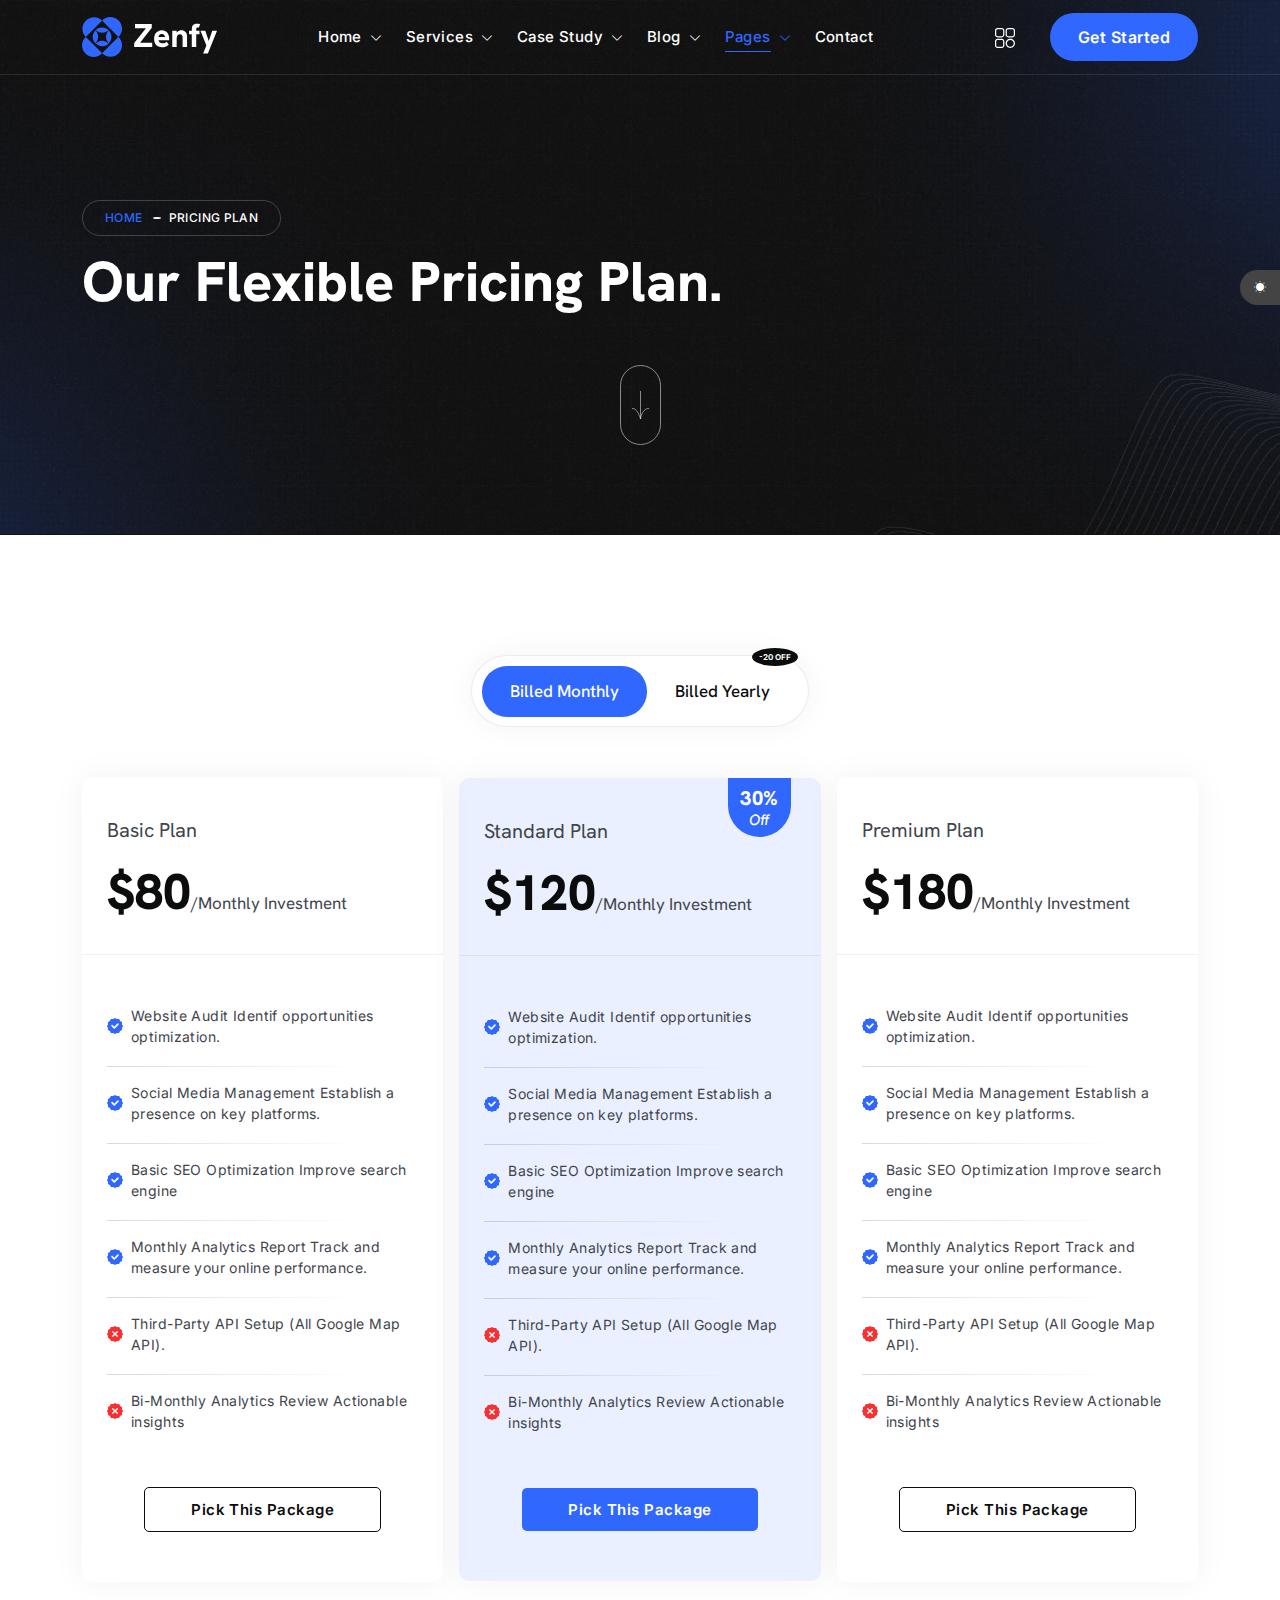
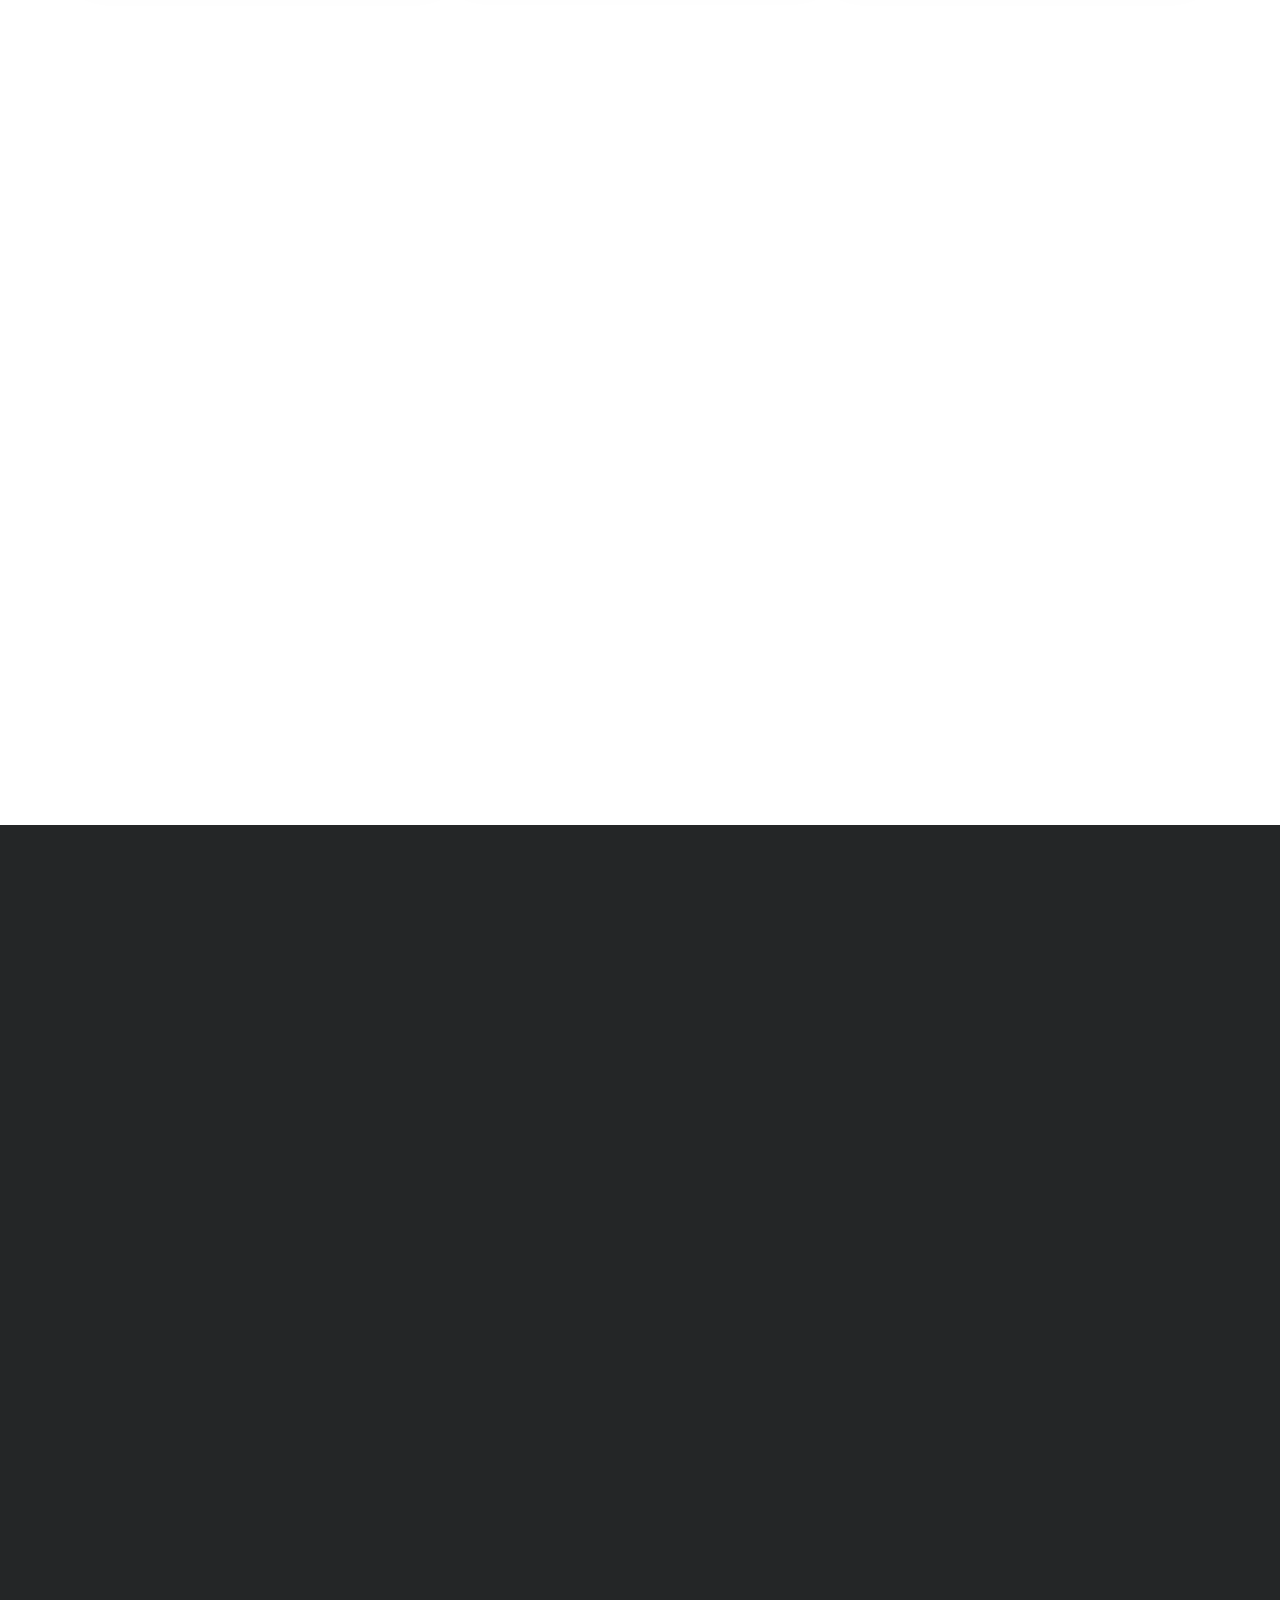
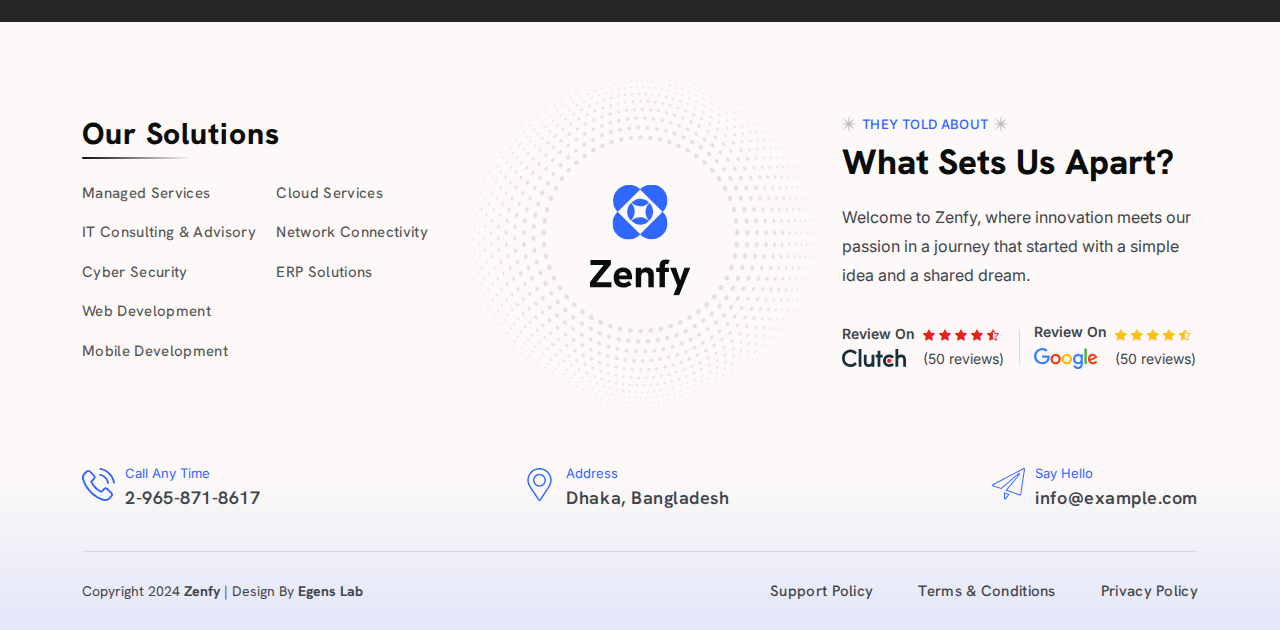
<file: html-files/zenfy/pricing-plan.html>
<!doctype html>
<html lang="en">

<head>
    <!-- Required meta tags -->
    <meta charset="utf-8">
    <meta name="viewport" content="width=device-width, initial-scale=1">

    <!-- Bootstrap CSS -->
    <link href="assets/css/bootstrap.min.css" rel="stylesheet">
    <link href="assets/css/jquery-ui.css" rel="stylesheet">
    <!-- Bootstrap Icon CSS -->
    <link href="assets/css/bootstrap-icons.css" rel="stylesheet">
    <!-- CSS -->
    <link href="assets/css/animate.min.css" rel="stylesheet">
    <!-- FancyBox CSS -->
    <link href="assets/css/jquery.fancybox.min.css" rel="stylesheet">
    <!-- Swiper slider CSS -->
    <link rel="stylesheet" href="assets/css/swiper-bundle.min.css">
    <!-- Slick slider CSS -->
    <link rel="stylesheet" href="assets/css/slick.css">
    <link rel="stylesheet" href="assets/css/slick-theme.css">
    <!-- BoxIcon  CSS -->
    <link href="assets/css/boxicons.min.css" rel="stylesheet">
    <!--  Style CSS  -->
    <link rel="stylesheet" href="assets/css/style.css">
    <!-- Title -->
    <title>Zenfy - Software, SaaS & Digital Agency Template</title>
    <link rel="icon" href="assets/img/sm-logo.svg" type="image/gif" sizes="20x20">
</head>

<body>
    <div class="tt-style-switch index-dark">
        <i class="bi bi-brightness-low-fill"></i>
    </div>
    <!-- scroll top -->
    <div class="circle-container">
        <svg class="circle-progress svg-content" width="100%" height="100%" viewBox="-1 -1 102 102">
            <path d="M50,1 a49,49 0 0,1 0,98 a49,49 0 0,1 0,-98"/>
        </svg>
    </div>
    <!-- Start Sidebar section -->
    <div class="sidebar-menu">
        <div class="sidebar-menu-top-area">
            <div class="container d-flex align-items-center justify-content-between">
                <div class="sidebar-menu-logo">
                    <a href="index.html" class="logo-dark"><img alt="image" class="img-fluid" src="assets/img/logo.svg"></a>
                    <a href="index.html" class="logo-light"><img alt="image" class="img-fluid" src="assets/img/logo-light.svg"></a>
                </div>
                <div class="sidebar-menu-close">
                    <svg xmlns="http://www.w3.org/2000/svg" width="20" height="20" viewBox="0 0 18 18">
                        <path fill-rule="evenodd" clip-rule="evenodd" d="M18 0L11.1686 8.99601L18 18L9.0041 11.1605L0 18L6.83156 8.99601L0 0L9.0041 6.83156L18 0Z"></path>
                      </svg>
                </div>
            </div>
        </div>
        <div class="container">
            <div class="row g-lg-4 gy-5">
                <div class="col-lg-8">
                    <div class="sidebar-menu-wrap">
                        <ul class="main-menu">
                            <li>
                                <a href="index.html">Agency </a>
                                <span class="dropdown-icon2 active"><i class="bi bi-plus"></i></span>
                                <ul class="submenu-list active">
                                    <li>
                                        <a href="#">Light Version</a>
                                        <span class="dropdown-icon2 two"><i class="bi bi-plus"></i></span>
                                        <ul class="submenu-list">
                                            <li>
                                                <a href="index.html">Startup Agency
                                                <svg xmlns="http://www.w3.org/2000/svg" width="10" height="10" viewBox="0 0 10 10">
                                                    <path d="M8.33624 2.84003L1.17627 10L0 8.82373L7.15914 1.66376H0.849347V0H10V9.15065H8.33624V2.84003Z"/>
                                                </svg>
                                                </a>
                                            </li>
                                            <li>
                                                <a href="digital-marketing.html">Digital Marketing Agency
                                                    <svg xmlns="http://www.w3.org/2000/svg" width="10" height="10" viewBox="0 0 10 10">
                                                        <path d="M8.33624 2.84003L1.17627 10L0 8.82373L7.15914 1.66376H0.849347V0H10V9.15065H8.33624V2.84003Z"/>
                                                    </svg>
                                                </a>
                                            </li>
                                            <li>
                                                <a href="saas.html">Saas Product
                                                <svg xmlns="http://www.w3.org/2000/svg" width="10" height="10" viewBox="0 0 10 10">
                                                    <path d="M8.33624 2.84003L1.17627 10L0 8.82373L7.15914 1.66376H0.849347V0H10V9.15065H8.33624V2.84003Z"/>
                                                </svg>
                                                </a>
                                            </li>
                                            <li>
                                                <a href="creative-agency.html">Creative Agency
                                                    <svg xmlns="http://www.w3.org/2000/svg" width="10" height="10" viewBox="0 0 10 10">
                                                        <path d="M8.33624 2.84003L1.17627 10L0 8.82373L7.15914 1.66376H0.849347V0H10V9.15065H8.33624V2.84003Z"/>
                                                    </svg>
                                                </a>
                                            </li>
                                            <li>
                                                <a href="it-solution.html">It Solution
                                                    <svg xmlns="http://www.w3.org/2000/svg" width="10" height="10" viewBox="0 0 10 10">
                                                        <path d="M8.33624 2.84003L1.17627 10L0 8.82373L7.15914 1.66376H0.849347V0H10V9.15065H8.33624V2.84003Z"/>
                                                    </svg>
                                                </a>
                                            </li>
                                        </ul>
                                    </li>
                                    <li>
                                        <a href="#">Dark Version</a>
                                        <span class="dropdown-icon2 two"><i class="bi bi-plus"></i></span>
                                        <ul class="submenu-list">
                                            <li>
                                                <a href="index.html">Startup Agency
                                                <svg xmlns="http://www.w3.org/2000/svg" width="10" height="10" viewBox="0 0 10 10">
                                                    <path d="M8.33624 2.84003L1.17627 10L0 8.82373L7.15914 1.66376H0.849347V0H10V9.15065H8.33624V2.84003Z"/>
                                                </svg>
                                                </a>
                                            </li>
                                            <li>
                                                <a href="digital-marketing.html">Digital Marketing Agency
                                                    <svg xmlns="http://www.w3.org/2000/svg" width="10" height="10" viewBox="0 0 10 10">
                                                        <path d="M8.33624 2.84003L1.17627 10L0 8.82373L7.15914 1.66376H0.849347V0H10V9.15065H8.33624V2.84003Z"/>
                                                    </svg>
                                                </a>
                                            </li>
                                            <li>
                                                <a href="saas.html">Saas Product
                                                <svg xmlns="http://www.w3.org/2000/svg" width="10" height="10" viewBox="0 0 10 10">
                                                    <path d="M8.33624 2.84003L1.17627 10L0 8.82373L7.15914 1.66376H0.849347V0H10V9.15065H8.33624V2.84003Z"/>
                                                </svg>
                                                </a>
                                            </li>
                                            <li>
                                                <a href="creative-agency.html">Creative Agency
                                                    <svg xmlns="http://www.w3.org/2000/svg" width="10" height="10" viewBox="0 0 10 10">
                                                        <path d="M8.33624 2.84003L1.17627 10L0 8.82373L7.15914 1.66376H0.849347V0H10V9.15065H8.33624V2.84003Z"/>
                                                    </svg>
                                                </a>
                                            </li>
                                            <li>
                                                <a href="it-solution.html">It Solution
                                                    <svg xmlns="http://www.w3.org/2000/svg" width="10" height="10" viewBox="0 0 10 10">
                                                        <path d="M8.33624 2.84003L1.17627 10L0 8.82373L7.15914 1.66376H0.849347V0H10V9.15065H8.33624V2.84003Z"/>
                                                    </svg>
                                                </a>
                                            </li>
                                        </ul>
                                    </li>
                                </ul>
                            </li>
                            <li>
                                <a href="service.html">Services</a>
                                <span class="dropdown-icon2"><i class="bi bi-plus"></i></span>
                                <ul class="submenu-list">
                                    <li>
                                        <a href="service.html">Service style 01
                                            <svg xmlns="http://www.w3.org/2000/svg" width="10" height="10" viewBox="0 0 10 10">
                                                <path d="M8.33624 2.84003L1.17627 10L0 8.82373L7.15914 1.66376H0.849347V0H10V9.15065H8.33624V2.84003Z"/>
                                            </svg>
                                        </a>
                                    </li>
                                    <li>
                                        <a href="service2.html">Service style 02
                                            <svg xmlns="http://www.w3.org/2000/svg" width="10" height="10" viewBox="0 0 10 10">
                                                <path d="M8.33624 2.84003L1.17627 10L0 8.82373L7.15914 1.66376H0.849347V0H10V9.15065H8.33624V2.84003Z"/>
                                            </svg>
                                        </a>
                                    </li>
                                    <li>
                                        <a href="service3.html">Service style 03
                                            <svg xmlns="http://www.w3.org/2000/svg" width="10" height="10" viewBox="0 0 10 10">
                                                <path d="M8.33624 2.84003L1.17627 10L0 8.82373L7.15914 1.66376H0.849347V0H10V9.15065H8.33624V2.84003Z"/>
                                            </svg>
                                        </a>
                                    </li>
                                    <li>
                                        <a href="service4.html">Service style 04
                                            <svg xmlns="http://www.w3.org/2000/svg" width="10" height="10" viewBox="0 0 10 10">
                                                <path d="M8.33624 2.84003L1.17627 10L0 8.82373L7.15914 1.66376H0.849347V0H10V9.15065H8.33624V2.84003Z"/>
                                            </svg>
                                        </a>
                                    </li>
                                    <li>
                                        <a href="service-details.html">Service Details
                                            <svg xmlns="http://www.w3.org/2000/svg" width="10" height="10" viewBox="0 0 10 10">
                                                <path d="M8.33624 2.84003L1.17627 10L0 8.82373L7.15914 1.66376H0.849347V0H10V9.15065H8.33624V2.84003Z"/>
                                            </svg>
                                        </a>
                                    </li>
                                </ul>
                            </li>
                            <li>
                                <a href="case-study.html">Case Study</a>
                                <span class="dropdown-icon2"><i class="bi bi-plus"></i></span>
                                    <ul class="submenu-list">
                                        <li>
                                            <a href="case-study.html">Case Study Style 01
                                                <svg xmlns="http://www.w3.org/2000/svg" width="10" height="10" viewBox="0 0 10 10">
                                                    <path d="M8.33624 2.84003L1.17627 10L0 8.82373L7.15914 1.66376H0.849347V0H10V9.15065H8.33624V2.84003Z"/>
                                                </svg>
                                            </a>
                                        </li>
                                        <li>
                                            <a href="case-study2.html">Case Study Style 02
                                                <svg xmlns="http://www.w3.org/2000/svg" width="10" height="10" viewBox="0 0 10 10">
                                                    <path d="M8.33624 2.84003L1.17627 10L0 8.82373L7.15914 1.66376H0.849347V0H10V9.15065H8.33624V2.84003Z"/>
                                                </svg>
                                            </a>
                                        </li>
                                        <li>
                                            <a href="case-study-details.html">Case Study Details
                                                <svg xmlns="http://www.w3.org/2000/svg" width="10" height="10" viewBox="0 0 10 10">
                                                    <path d="M8.33624 2.84003L1.17627 10L0 8.82373L7.15914 1.66376H0.849347V0H10V9.15065H8.33624V2.84003Z"/>
                                                </svg>
                                            </a>
                                        </li>
                                    </ul>
                            </li>
                            <li>
                                <a href="blog-grid.html">Blog</a>
                                <span class="dropdown-icon2"><i class="bi bi-plus"></i></span>
                                    <ul class="submenu-list">
                                        <li>
                                            <a href="blog-grid.html">Blog Grid
                                                <svg xmlns="http://www.w3.org/2000/svg" width="10" height="10" viewBox="0 0 10 10">
                                                    <path d="M8.33624 2.84003L1.17627 10L0 8.82373L7.15914 1.66376H0.849347V0H10V9.15065H8.33624V2.84003Z"/>
                                                </svg>
                                            </a>
                                        </li>
                                        <li>
                                            <a href="blog-grid-sidebar.html">Blog Grid Sidebar
                                                <svg xmlns="http://www.w3.org/2000/svg" width="10" height="10" viewBox="0 0 10 10">
                                                    <path d="M8.33624 2.84003L1.17627 10L0 8.82373L7.15914 1.66376H0.849347V0H10V9.15065H8.33624V2.84003Z"/>
                                                </svg>
                                            </a>
                                        </li>
                                        <li>
                                            <a href="blog-list.html">Blog List
                                                <svg xmlns="http://www.w3.org/2000/svg" width="10" height="10" viewBox="0 0 10 10">
                                                    <path d="M8.33624 2.84003L1.17627 10L0 8.82373L7.15914 1.66376H0.849347V0H10V9.15065H8.33624V2.84003Z"/>
                                                </svg>
                                            </a>
                                        </li>
                                        <li>
                                            <a href="blog-standard.html">Blog Standard
                                                <svg xmlns="http://www.w3.org/2000/svg" width="10" height="10" viewBox="0 0 10 10">
                                                    <path d="M8.33624 2.84003L1.17627 10L0 8.82373L7.15914 1.66376H0.849347V0H10V9.15065H8.33624V2.84003Z"/>
                                                </svg>
                                            </a>
                                        </li>
                                        <li>
                                            <a href="blog-details.html">Blog Details Style 01
                                                <svg xmlns="http://www.w3.org/2000/svg" width="10" height="10" viewBox="0 0 10 10">
                                                    <path d="M8.33624 2.84003L1.17627 10L0 8.82373L7.15914 1.66376H0.849347V0H10V9.15065H8.33624V2.84003Z"/>
                                                </svg>
                                            </a>
                                        </li>
                                        <li>
                                            <a href="blog-details2.html">Blog Details Style 02
                                                <svg xmlns="http://www.w3.org/2000/svg" width="10" height="10" viewBox="0 0 10 10">
                                                    <path d="M8.33624 2.84003L1.17627 10L0 8.82373L7.15914 1.66376H0.849347V0H10V9.15065H8.33624V2.84003Z"/>
                                                </svg>
                                            </a>
                                        </li>
                                    </ul>
                            </li>
                            <li>
                                <a href="#">Pages</a>
                                <span class="dropdown-icon2"><i class="bi bi-plus"></i></span>
                                    <ul class="submenu-list">
                                        <li>
                                            <a href="blog-grid.html">About
                                                <svg xmlns="http://www.w3.org/2000/svg" width="10" height="10" viewBox="0 0 10 10">
                                                    <path d="M8.33624 2.84003L1.17627 10L0 8.82373L7.15914 1.66376H0.849347V0H10V9.15065H8.33624V2.84003Z"/>
                                                </svg>
                                            </a>
                                        </li>
                                        <li>
                                            <a href="portfolio-grid.html">Portfolio </a>
                                            <span class="dropdown-icon2 two"><i class="bi bi-plus"></i></span>
                                            <ul class="submenu-list">
                                                <li>
                                                    <a href="portfolio-grid.html">Portfolio Grid
                                                        <svg xmlns="http://www.w3.org/2000/svg" width="10" height="10" viewBox="0 0 10 10">
                                                            <path d="M8.33624 2.84003L1.17627 10L0 8.82373L7.15914 1.66376H0.849347V0H10V9.15065H8.33624V2.84003Z"/>
                                                        </svg>
                                                    </a>
                                                </li>
                                                <li>
                                                    <a href="portfolio-masonary.html">Portfolio Masonary
                                                        <svg xmlns="http://www.w3.org/2000/svg" width="10" height="10" viewBox="0 0 10 10">
                                                            <path d="M8.33624 2.84003L1.17627 10L0 8.82373L7.15914 1.66376H0.849347V0H10V9.15065H8.33624V2.84003Z"/>
                                                        </svg>
                                                    </a>
                                                </li>
                                                <li>
                                                    <a href="portfolio-info-flow.html">Portfolio Info Flow
                                                        <svg xmlns="http://www.w3.org/2000/svg" width="10" height="10" viewBox="0 0 10 10">
                                                            <path d="M8.33624 2.84003L1.17627 10L0 8.82373L7.15914 1.66376H0.849347V0H10V9.15065H8.33624V2.84003Z"/>
                                                        </svg>
                                                    </a>
                                                </li>
                                                <li>
                                                    <a href="portfolio-list.html">Portfolio List
                                                        <svg xmlns="http://www.w3.org/2000/svg" width="10" height="10" viewBox="0 0 10 10">
                                                            <path d="M8.33624 2.84003L1.17627 10L0 8.82373L7.15914 1.66376H0.849347V0H10V9.15065H8.33624V2.84003Z"/>
                                                        </svg>
                                                    </a>
                                                </li>
                                                <li>
                                                    <a href="portfolio-details.html">Portfolio Details
                                                        <svg xmlns="http://www.w3.org/2000/svg" width="10" height="10" viewBox="0 0 10 10">
                                                            <path d="M8.33624 2.84003L1.17627 10L0 8.82373L7.15914 1.66376H0.849347V0H10V9.15065H8.33624V2.84003Z"/>
                                                        </svg>
                                                    </a>
                                                </li>
                                            </ul>
                                        </li>
                                        <li>
                                            <a href="team1.html">Our Team</a>
                                            <span class="dropdown-icon2 two"><i class="bi bi-plus"></i></span>
                                            <ul class="submenu-list">
                                                <li>
                                                    <a href="team1.html">Team Style 1
                                                        <svg xmlns="http://www.w3.org/2000/svg" width="10" height="10" viewBox="0 0 10 10">
                                                            <path d="M8.33624 2.84003L1.17627 10L0 8.82373L7.15914 1.66376H0.849347V0H10V9.15065H8.33624V2.84003Z"/>
                                                        </svg>
                                                    </a>
                                                </li>
                                                <li>
                                                    <a href="team2.html">Team Style 2
                                                        <svg xmlns="http://www.w3.org/2000/svg" width="10" height="10" viewBox="0 0 10 10">
                                                            <path d="M8.33624 2.84003L1.17627 10L0 8.82373L7.15914 1.66376H0.849347V0H10V9.15065H8.33624V2.84003Z"/>
                                                        </svg>
                                                    </a>
                                                </li>
                                            </ul>
                                        </li>
                                        <li>
                                            <a href="features.html">Features
                                                <svg xmlns="http://www.w3.org/2000/svg" width="10" height="10" viewBox="0 0 10 10">
                                                    <path d="M8.33624 2.84003L1.17627 10L0 8.82373L7.15914 1.66376H0.849347V0H10V9.15065H8.33624V2.84003Z"/>
                                                </svg>
                                            </a>
                                        </li>
                                        <li>
                                            <a href="shop.html">Shop</a>
                                            <span class="dropdown-icon2 two"><i class="bi bi-plus"></i></span>
                                            <ul class="submenu-list">
                                                <li>
                                                    <a href="shop.html">Shop
                                                        <svg xmlns="http://www.w3.org/2000/svg" width="10" height="10" viewBox="0 0 10 10">
                                                            <path d="M8.33624 2.84003L1.17627 10L0 8.82373L7.15914 1.66376H0.849347V0H10V9.15065H8.33624V2.84003Z"/>
                                                        </svg>
                                                    </a>
                                                </li>
                                                <li>
                                                    <a href="product-details.html">Product Details
                                                        <svg xmlns="http://www.w3.org/2000/svg" width="10" height="10" viewBox="0 0 10 10">
                                                            <path d="M8.33624 2.84003L1.17627 10L0 8.82373L7.15914 1.66376H0.849347V0H10V9.15065H8.33624V2.84003Z"/>
                                                        </svg>
                                                    </a>
                                                </li>
                                                <li>
                                                    <a href="cart.html">Cart
                                                        <svg xmlns="http://www.w3.org/2000/svg" width="10" height="10" viewBox="0 0 10 10">
                                                            <path d="M8.33624 2.84003L1.17627 10L0 8.82373L7.15914 1.66376H0.849347V0H10V9.15065H8.33624V2.84003Z"/>
                                                        </svg>
                                                    </a>
                                                </li>
                                                <li>
                                                    <a href="checkout.html">CheckOut
                                                        <svg xmlns="http://www.w3.org/2000/svg" width="10" height="10" viewBox="0 0 10 10">
                                                            <path d="M8.33624 2.84003L1.17627 10L0 8.82373L7.15914 1.66376H0.849347V0H10V9.15065H8.33624V2.84003Z"/>
                                                        </svg>
                                                    </a>
                                                </li>
                                            </ul>
                                        </li>
                                        <li>
                                            <a href="pricing-plan.html">Pricing Plan
                                                <svg xmlns="http://www.w3.org/2000/svg" width="10" height="10" viewBox="0 0 10 10">
                                                    <path d="M8.33624 2.84003L1.17627 10L0 8.82373L7.15914 1.66376H0.849347V0H10V9.15065H8.33624V2.84003Z"/>
                                                </svg>
                                            </a>
                                        </li>
                                        <li>
                                            <a href="faq.html">Faq
                                                <svg xmlns="http://www.w3.org/2000/svg" width="10" height="10" viewBox="0 0 10 10">
                                                    <path d="M8.33624 2.84003L1.17627 10L0 8.82373L7.15914 1.66376H0.849347V0H10V9.15065H8.33624V2.84003Z"/>
                                                </svg>
                                            </a>
                                        </li>
                                        <li>
                                            <a href="error.html">Error
                                                <svg xmlns="http://www.w3.org/2000/svg" width="10" height="10" viewBox="0 0 10 10">
                                                    <path d="M8.33624 2.84003L1.17627 10L0 8.82373L7.15914 1.66376H0.849347V0H10V9.15065H8.33624V2.84003Z"/>
                                                </svg>
                                            </a>
                                        </li>
                                    </ul>
                            </li>
                            <li>
                                <a href="contact.html">Contact</a>
                            </li>
                        </ul>
                    </div>
                </div>
                <div class="col-lg-4 d-lg-flex align-items-center d-none">
                    <div class="sidebar-contact">
                        <div class="getin-touch-area mb-60">
                            <h4>Get in Touch
                                <svg xmlns="http://www.w3.org/2000/svg" width="12" height="12" viewBox="0 0 12 12">
                                    <path d="M10.0035 3.40804L1.41153 12L0 10.5885L8.59097 1.99651H1.01922V0H12V10.9808H10.0035V3.40804Z"/>
                                </svg>
                            </h4>
                            <ul>
                                <li class="single-contact">
                                    <div class="icon">
                                        <svg xmlns="http://www.w3.org/2000/svg" width="18" height="18" viewBox="0 0 18 18">
                                            <path d="M14.2333 11.1504C13.8642 10.7667 13.4191 10.5615 12.9473 10.5615C12.4794 10.5615 12.0304 10.7629 11.6462 11.1466L10.4439 12.3433C10.345 12.2901 10.2461 12.2407 10.151 12.1913C10.014 12.1229 9.88467 12.0583 9.77433 11.9899C8.64819 11.2757 7.62476 10.345 6.64319 9.14067C6.16762 8.54043 5.84804 8.03516 5.61596 7.52229C5.92793 7.23736 6.21708 6.94104 6.49861 6.65611C6.60514 6.54974 6.71167 6.43957 6.8182 6.33319C7.61715 5.5354 7.61715 4.50207 6.8182 3.70427L5.77955 2.66714C5.66161 2.54937 5.53987 2.4278 5.42573 2.30623C5.19746 2.07069 4.95777 1.82755 4.71047 1.59961C4.34143 1.2349 3.9001 1.04115 3.43595 1.04115C2.97179 1.04115 2.52286 1.2349 2.1424 1.59961L2.13479 1.60721L0.841243 2.91027C0.35426 3.39655 0.076528 3.9892 0.0156552 4.67682C-0.0756541 5.78614 0.251537 6.81947 0.502638 7.4957C1.11898 9.15587 2.03968 10.6945 3.41312 12.3433C5.07952 14.3301 7.08452 15.8991 9.37486 17.0047C10.2499 17.4187 11.4179 17.9088 12.7229 17.9924C12.8028 17.9962 12.8865 18 12.9626 18C13.8414 18 14.5795 17.6847 15.1578 17.0578C15.1616 17.0502 15.1692 17.0464 15.173 17.0388C15.3708 16.7995 15.5991 16.583 15.8388 16.3512C16.0024 16.1955 16.1698 16.0321 16.3334 15.8611C16.71 15.4698 16.9079 15.014 16.9079 14.5467C16.9079 14.0756 16.7062 13.6235 16.322 13.2436L14.2333 11.1504ZM15.5953 15.1507C15.5915 15.1545 15.5915 15.1507 15.5953 15.1507C15.4469 15.3103 15.2947 15.4547 15.1311 15.6142C14.8838 15.8498 14.6327 16.0967 14.3969 16.374C14.0126 16.7843 13.5599 16.9781 12.9664 16.9781C12.9093 16.9781 12.8484 16.9781 12.7913 16.9743C11.6614 16.9021 10.6113 16.4614 9.82379 16.0853C7.67042 15.0444 5.77955 13.5665 4.20827 11.6936C2.91092 10.1322 2.04348 8.68859 1.46899 7.13859C1.11517 6.19263 0.985816 5.45562 1.04288 4.7604C1.08093 4.31591 1.25214 3.94741 1.56791 3.63209L2.86527 2.33662C3.05169 2.16187 3.24953 2.06689 3.44356 2.06689C3.68324 2.06689 3.87728 2.21125 3.99902 2.33282L4.01044 2.34422C4.24251 2.56076 4.46318 2.78491 4.69526 3.02424C4.8132 3.14581 4.93494 3.26738 5.05669 3.39275L6.09533 4.42988C6.49861 4.83258 6.49861 5.20488 6.09533 5.60758C5.985 5.71775 5.87847 5.82792 5.76814 5.9343C5.44856 6.26101 5.14419 6.56494 4.8132 6.86126C4.80559 6.86886 4.79798 6.87266 4.79417 6.88025C4.46698 7.20697 4.52786 7.52609 4.59634 7.74263L4.60775 7.77682C4.87787 8.43026 5.25833 9.0457 5.83662 9.77891L5.84043 9.78271C6.89048 11.0744 7.99761 12.0811 9.21887 12.8523C9.37486 12.9511 9.53465 13.0309 9.68683 13.1069C9.82379 13.1752 9.95315 13.2398 10.0635 13.3082C10.0787 13.3158 10.0939 13.3272 10.1091 13.3348C10.2385 13.3994 10.3602 13.4298 10.4858 13.4298C10.8016 13.4298 10.9994 13.2322 11.0641 13.1676L12.3652 11.8684C12.4946 11.7392 12.7 11.5834 12.9397 11.5834C13.1756 11.5834 13.3696 11.7316 13.4876 11.8608L13.4952 11.8684L15.5915 13.9616C15.9834 14.3491 15.9834 14.748 15.5953 15.1507ZM9.72868 4.28172C10.7255 4.44888 11.631 4.91996 12.3538 5.64177C13.0767 6.36359 13.5446 7.26775 13.7159 8.2631C13.7577 8.51383 13.9746 8.68859 14.2219 8.68859C14.2523 8.68859 14.2789 8.68479 14.3094 8.68099C14.5909 8.6354 14.7773 8.36947 14.7317 8.08834C14.5262 6.88405 13.9555 5.78614 13.0843 4.91616C12.2131 4.04618 11.1135 3.47633 9.90749 3.27118C9.62596 3.22559 9.36344 3.41175 9.31398 3.68907C9.26452 3.9664 9.44714 4.23613 9.72868 4.28172ZM17.9922 7.94018C17.6536 5.95709 16.7176 4.15255 15.2795 2.71652C13.8414 1.28049 12.0342 0.345932 10.0483 0.00781895C9.77053 -0.0415684 9.50802 0.148383 9.45856 0.425712C9.4129 0.70684 9.59932 0.968972 9.88086 1.01836C11.6538 1.31848 13.2707 2.15807 14.5567 3.43834C15.8426 4.72241 16.6796 6.33699 16.9802 8.10734C17.022 8.35808 17.2389 8.53283 17.4862 8.53283C17.5166 8.53283 17.5432 8.52903 17.5737 8.52523C17.8514 8.48344 18.0416 8.21751 17.9922 7.94018Z"/>
                                        </svg>
                                    </div>
                                    <div class="contact">
                                        <span>Phone</span>
                                        <h6><a href="#">+991 - 763 684 4563</a></h6>
                                    </div>
                                </li>
                                <li class="single-contact">
                                    <div class="icon">
                                        <svg xmlns="http://www.w3.org/2000/svg" width="18" height="18" viewBox="0 0 18 18">
                                            <path d="M0 4.5C0 3.90326 0.237053 3.33097 0.65901 2.90901C1.08097 2.48705 1.65326 2.25 2.25 2.25H15.75C16.3467 2.25 16.919 2.48705 17.341 2.90901C17.7629 3.33097 18 3.90326 18 4.5V13.5C18 14.0967 17.7629 14.669 17.341 15.091C16.919 15.5129 16.3467 15.75 15.75 15.75H2.25C1.65326 15.75 1.08097 15.5129 0.65901 15.091C0.237053 14.669 0 14.0967 0 13.5V4.5ZM2.25 3.375C1.95163 3.375 1.66548 3.49353 1.4545 3.7045C1.24353 3.91548 1.125 4.20163 1.125 4.5V4.74413L9 9.46912L16.875 4.74413V4.5C16.875 4.20163 16.7565 3.91548 16.5455 3.7045C16.3345 3.49353 16.0484 3.375 15.75 3.375H2.25ZM16.875 6.05587L11.5785 9.234L16.875 12.4931V6.05587ZM16.8367 13.7914L10.4918 9.8865L9 10.7809L7.50825 9.8865L1.16325 13.7903C1.22718 14.0296 1.36836 14.2412 1.56486 14.3922C1.76137 14.5431 2.00221 14.625 2.25 14.625H15.75C15.9976 14.625 16.2384 14.5434 16.4349 14.3926C16.6313 14.2419 16.7726 14.0306 16.8367 13.7914ZM1.125 12.4931L6.4215 9.234L1.125 6.05587V12.4931Z"/>
                                        </svg>
                                    </div>
                                    <div class="contact">
                                        <span>Email Now</span>
                                        <h6><a href="#">info@examplegmail.com</a></h6>
                                    </div>
                                </li>
                                <li class="single-contact">
                                    <div class="icon">
                                        <svg xmlns="http://www.w3.org/2000/svg" width="14" height="18" viewBox="0 0 14 18">
                                            <path d="M11.8603 10.0575C11.249 11.2522 10.4207 12.4425 9.57367 13.5113C8.77018 14.5188 7.91105 15.484 7 16.4025C6.08893 15.484 5.2298 14.5188 4.42633 13.5113C3.57933 12.4425 2.751 11.2522 2.13967 10.0575C1.52133 8.85037 1.16667 7.71975 1.16667 6.75C1.16667 5.25816 1.78125 3.82742 2.87521 2.77252C3.96917 1.71763 5.4529 1.125 7 1.125C8.5471 1.125 10.0308 1.71763 11.1248 2.77252C12.2188 3.82742 12.8333 5.25816 12.8333 6.75C12.8333 7.71975 12.4775 8.85037 11.8603 10.0575ZM7 18C7 18 14 11.6033 14 6.75C14 4.95979 13.2625 3.2429 11.9497 1.97703C10.637 0.711159 8.85652 0 7 0C5.14348 0 3.36301 0.711159 2.05025 1.97703C0.737498 3.2429 2.76642e-08 4.95979 0 6.75C0 11.6033 7 18 7 18Z"/>
                                            <path d="M7 9C6.38116 9 5.78767 8.76295 5.35008 8.34099C4.9125 7.91903 4.66667 7.34674 4.66667 6.75C4.66667 6.15326 4.9125 5.58097 5.35008 5.15901C5.78767 4.73705 6.38116 4.5 7 4.5C7.61884 4.5 8.21233 4.73705 8.64992 5.15901C9.0875 5.58097 9.33333 6.15326 9.33333 6.75C9.33333 7.34674 9.0875 7.91903 8.64992 8.34099C8.21233 8.76295 7.61884 9 7 9ZM7 10.125C7.92826 10.125 8.8185 9.76942 9.47487 9.13649C10.1313 8.50355 10.5 7.64511 10.5 6.75C10.5 5.85489 10.1313 4.99645 9.47487 4.36351C8.8185 3.73058 7.92826 3.375 7 3.375C6.07174 3.375 5.1815 3.73058 4.52513 4.36351C3.86875 4.99645 3.5 5.85489 3.5 6.75C3.5 7.64511 3.86875 8.50355 4.52513 9.13649C5.1815 9.76942 6.07174 10.125 7 10.125V10.125Z"/>
                                        </svg>
                                    </div>
                                    <div class="contact">
                                        <h6>Canada City, Office-02, Road-11, House-3B/B, Section-H</h6>
                                    </div>
                                </li>
                            </ul>
                        </div>
                        <div class="social-link-area">
                            <h6>Social Link
                                <svg xmlns="http://www.w3.org/2000/svg" width="12" height="12" viewBox="0 0 12 12">
                                    <path d="M10.0035 3.40804L1.41153 12L0 10.5885L8.59097 1.99651H1.01922V0H12V10.9808H10.0035V3.40804Z"/>
                                </svg>
                            </h6>
                            <ul class="social-area">
                                <li><a href="#"><i class="bi bi-dribbble"></i> Dribbble</a></li>
                                <li><a href="#"><i class="bi bi-behance"></i> Behance</a></li>
                                <li><a href="#"><i class="bi bi-pinterest"></i> Pinterest</a></li>
                                <li><a href="#"><i class="bi bi-facebook"></i> Facebook</a></li>
                            </ul>
                        </div>
                    </div>
                </div>
            </div>
        </div>
    </div>
    <!-- End Sidebar section -->

    <!-- Start header section -->
    <header class="header-area style-2">
        <div class="container d-flex flex-nowrap align-items-center justify-content-between">
            <div class="company-logo">
                <a href="index.html" class="logo-dark"><img alt="image" class="img-fluid" src="assets/img/logo-light.svg"></a>
                <a href="index.html" class="logo-light"><img alt="image" class="img-fluid" src="assets/img/logo-light.svg"></a>
            </div>
            <div class="main-menu d-lg-flex d-none">
                <ul class="menu-list">
                    <li class="menu-item-has-children">
                        <a href="index.html" class="drop-down">Home</a><i class="bi bi-plus dropdown-icon"></i>
                        <ul class="sub-menu">
                            <li>
                                <a href="index.html">Light Version</a>
                                <i class="d-lg-flex d-none bi bi-chevron-right dropdown-icon"></i>
                                <i class="d-lg-none d-flex bi bi-plus dropdown-icon"></i>
                                <ul class="sub-menu">
                                    <li><a href="index.html">Startup Agency</a></li>
                                    <li><a href="digital-marketing.html">Digital Marketing Agency</a></li>
                                    <li><a href="saas.html">Saas Product</a></li>
                                    <li><a href="creative-agency.html">Creative Agency</a></li>
                                    <li><a href="it-solution.html">It Solution</a></li>
                                </ul>
                            </li>
                            <li>
                                <a href="index.html">Dark Version</a>
                                <i class="d-lg-flex d-none bi bi-chevron-right dropdown-icon"></i>
                                <i class="d-lg-none d-flex bi bi-plus dropdown-icon"></i>
                                <ul class="sub-menu">
                                    <li><a href="startup-agency-dark.html">Startup Agency</a></li>
                                    <li><a href="digital-marketing-dark.html">Digital Marketing Agency</a></li>
                                    <li><a href="saas-dark.html">Saas Product</a></li>
                                    <li><a href="creative-agency-dark.html">Creative Agency</a></li>
                                    <li><a href="it-solution-dark.html">It Solution</a></li>
                                </ul>
                            </li>
                        </ul>
                    </li>
                    <li class="menu-item-has-children">
                        <a href="service.html" class="drop-down">Services</a><i class="bi bi-plus dropdown-icon"></i>
                        <ul class="sub-menu">
                            <li><a href="service.html">Service style 01</a></li>
                            <li><a href="service2.html">Service style 02</a></li>
                            <li><a href="service3.html">Service style 03</a></li>
                            <li><a href="service4.html">Service style 04</a></li>
                            <li>
                                <a href="service-details.html ">Service Details</a>
                            </li>
                        </ul>
                    </li>
                    <li class="menu-item-has-children">
                        <a href="case-study.html" class="drop-down">Case Study</a><i class="bi bi-plus dropdown-icon"></i>
                        <ul class="sub-menu">
                            <li><a href="case-study.html">Case Study Style 01</a></li>
                            <li><a href="case-study2.html">Case Study Style 02</a></li>
                            <li>
                                <a href="case-study-details.html">Case Study Details</a>
                            </li>
                        </ul>
                    </li>
                    <li class="menu-item-has-children">
                        <a href="blog-grid.html" class="drop-down">Blog</a><i class="bi bi-plus dropdown-icon"></i>
                        <ul class="sub-menu">
                            <li><a href="blog-grid.html">Blog Grid</a></li>
                            <li><a href="blog-grid-sidebar.html">Blog Grid Sidebar</a></li>
                            <li><a href="blog-list.html">Blog List</a></li>
                            <li><a href="blog-standard.html">Blog Standard</a></li>
                            <li><a href="blog-details.html">Blog Details Style 01</a></li>
                            <li><a href="blog-details2.html">Blog Details Style 02</a></li>
                        </ul>
                    </li>
                    <li class="menu-item-has-children active">
                        <a href="#" class="drop-down">Pages</a><i class="bi bi-plus dropdown-icon"></i>
                        <ul class="sub-menu">
                            <li><a href="about.html">About</a></li>
                            <li><a href="about.html">About</a></li>
                            <li>
                                <a href="portfolio-grid.html">Portfolio</a>
                                <i class="d-lg-flex d-none bi bi-chevron-right dropdown-icon"></i>
                                <i class="d-lg-none d-flex bi bi-plus dropdown-icon"></i>
                                <ul class="sub-menu">
                                    <li><a href="portfolio-grid.html">Portfolio Grid</a></li>
                                    <li><a href="portfolio-masonary.html">Portfolio Masonary</a></li>
                                    <li><a href="portfolio-info-flow.html">Portfolio Info Flow</a></li>
                                    <li><a href="portfolio-list.html">Portfolio List</a></li>
                                    <li><a href="portfolio-details.html">Portfolio Details</a></li>
                                </ul>
                            </li>
                            <li>
                                <a href="activities.html">Our Team</a>
                                <i class="d-lg-flex d-none bi bi-chevron-right dropdown-icon"></i>
                                <i class="d-lg-none d-flex bi bi-plus dropdown-icon"></i>
                                <ul class="sub-menu">
                                    <li><a href="team1.html">Team Style 01</a></li>
                                    <li><a href="team2.html">Team Style 02</a></li>
                                </ul>
                            </li>
                            <li><a href="features.html">Features</a></li>
                            <li>
                                <a href="shop.html">Shop</a>
                                <i class="d-lg-flex d-none bi bi-chevron-right dropdown-icon"></i>
                                <i class="d-lg-none d-flex bi bi-plus dropdown-icon"></i>
                                <ul class="sub-menu">
                                    <li><a href="shop.html">Shop</a></li>
                                    <li><a href="product-details.html">Product Details</a></li>
                                    <li><a href="cart.html">Cart</a></li>
                                    <li><a href="checkout.html">CheckOut</a></li>
                                </ul>
                            </li>
                            <li class="active"><a href="pricing-plan.html">Pricing Plan</a></li>
                            <li><a href="faq.html">Faqs</a></li>
                            <li><a href="error.html">Error</a></li>
                        </ul>
                    </li>
                    <li>
                        <a href="contact.html" class="drop-down">Contact</a>
                    </li>
    
                </ul>
            </div>
            <div class="nav-right d-flex jsutify-content-end align-items-center">
                <div class="sidebar-and-btn">
                    <div class="sidebar-btn">
                        <svg xmlns="http://www.w3.org/2000/svg" width="20" height="20" viewBox="0 0 20 20">
                            <g>
                                <path
                                    d="M6.79688 9.375H2.57812C1.15652 9.375 0 8.21848 0 6.79688V2.57812C0 1.15652 1.15652 0 2.57812 0H6.79688C8.21848 0 9.375 1.15652 9.375 2.57812V6.79688C9.375 8.21848 8.21848 9.375 6.79688 9.375ZM2.57812 1.25C1.84578 1.25 1.25 1.84578 1.25 2.57812V6.79688C1.25 7.52922 1.84578 8.125 2.57812 8.125H6.79688C7.52922 8.125 8.125 7.52922 8.125 6.79688V2.57812C8.125 1.84578 7.52922 1.25 6.79688 1.25H2.57812ZM17.4219 9.375H13.2031C11.7815 9.375 10.625 8.21848 10.625 6.79688V2.57812C10.625 1.15652 11.7815 0 13.2031 0H17.4219C18.8435 0 20 1.15652 20 2.57812V6.79688C20 8.21848 18.8435 9.375 17.4219 9.375ZM13.2031 1.25C12.4708 1.25 11.875 1.84578 11.875 2.57812V6.79688C11.875 7.52922 12.4708 8.125 13.2031 8.125H17.4219C18.1542 8.125 18.75 7.52922 18.75 6.79688V2.57812C18.75 1.84578 18.1542 1.25 17.4219 1.25H13.2031ZM15.3125 20C12.7278 20 10.625 17.8972 10.625 15.3125C10.625 12.7278 12.7278 10.625 15.3125 10.625C17.8972 10.625 20 12.7278 20 15.3125C20 17.8972 17.8972 20 15.3125 20ZM15.3125 11.875C13.4171 11.875 11.875 13.4171 11.875 15.3125C11.875 17.2079 13.4171 18.75 15.3125 18.75C17.2079 18.75 18.75 17.2079 18.75 15.3125C18.75 13.4171 17.2079 11.875 15.3125 11.875ZM6.79688 20H2.57812C1.15652 20 0 18.8435 0 17.4219V13.2031C0 11.7815 1.15652 10.625 2.57812 10.625H6.79688C8.21848 10.625 9.375 11.7815 9.375 13.2031V17.4219C9.375 18.8435 8.21848 20 6.79688 20ZM2.57812 11.875C1.84578 11.875 1.25 12.4708 1.25 13.2031V17.4219C1.25 18.1542 1.84578 18.75 2.57812 18.75H6.79688C7.52922 18.75 8.125 18.1542 8.125 17.4219V13.2031C8.125 12.4708 7.52922 11.875 6.79688 11.875H2.57812Z"/>
                            </g>
                        </svg>
                    </div>
                    <a href="contact.html" class="primary-btn4 d-xl-flex d-none">
                        Get Started
                    </a>
                </div>
            </div>
        </div>
    </header>
    <!-- End header section -->

    <!-- Start Breadcrumb section -->
    <div class="breadcrumb-section" style="background-image: url(assets/img/innerpage/breadcrumb-bg1.png), linear-gradient(180deg, #121212 0%, #121212 100%);">   
        <div class="container">
            <div class="row">
                <div class="col-lg-12">
                    <div class="banner-wrapper">
                        <div class="banner-content">
                            <ul class="breadcrumb-list">
                                <li><a href="index.html">Home</a></li>
                                <li>Pricing Plan</li>
                            </ul>
                            <h1>Our Flexible Pricing Plan.</h1>
                        </div>
                        <div class="scroll-down-btn">
                            <a href="#pricing-plan-section">
                                <svg xmlns="http://www.w3.org/2000/svg" width="19" height="29" viewBox="0 0 19 29">
                                    <path
                                        d="M9.5 0V28M9.5 28C10 24.3333 12.4 17.1 18 17.5M9.5 28C8.5 24.1667 5.4 16.7 1 17.5" />
                                </svg>
                            </a>
                        </div>
                    </div>
                </div>
            </div>
        </div>
    </div>
    <!-- End Breadcrumb section -->

    <!-- Start Pricing Plan Section -->
    <div class="home2-pricing-plan-section scroll-margin pt-120 mb-120" id="pricing-plan-section">
        <div class="container">
            <div class="pricing-plan-tab-area">
                <nav> 
                    <div class="nav nav-tabs" id="nav-tab" role="tablist">
                        <button class="nav-link active" id="nav-home-tab" data-bs-toggle="tab"
                            data-bs-target="#nav-home" type="button" role="tab" aria-controls="nav-home"
                            aria-selected="true">Billed Monthly</button>
                        <button class="nav-link yearly" id="nav-profile-tab" data-bs-toggle="tab"
                            data-bs-target="#nav-profile" type="button" role="tab" aria-controls="nav-profile"
                            aria-selected="false">Billed Yearly
                            <span>-20 Off</span></button>
                    </div>
                </nav>
                <div class="tab-content" id="nav-tabContent">
                    <div class="tab-pane fade show active" id="nav-home" role="tabpanel" aria-labelledby="nav-home-tab" tabindex="0">
                        <div class="row g-xl-3 gy-4 align-items-center justify-content-center">
                            <div class="col-xl-4 col-md-6 wow animate fadeInLeft" data-wow-delay="200ms" data-wow-duration="1500ms">
                                <div class="pricing-card">
                                    <div class="pricing-top">
                                        <span>Basic Plan</span>
                                        <h2>$80<sub>/Monthly Investment</sub></h2>
                                    </div>
                                    <div class="pricing-content">
                                        <ul>
                                            <li>
                                                <svg xmlns="http://www.w3.org/2000/svg" width="16" height="16" viewBox="0 0 16 16">
                                                    <g>
                                                        <path
                                                            d="M16 8C16 8.68267 15.1613 9.24533 14.9933 9.87467C14.82 10.5253 15.2587 11.432 14.9293 12.0013C14.5947 12.58 13.588 12.6493 13.1187 13.1187C12.6493 13.588 12.58 14.5947 12.0013 14.9293C11.432 15.2587 10.5253 14.82 9.87467 14.9933C9.24533 15.1613 8.68267 16 8 16C7.31733 16 6.75467 15.1613 6.12533 14.9933C5.47467 14.82 4.568 15.2587 3.99867 14.9293C3.42 14.5947 3.35067 13.588 2.88133 13.1187C2.412 12.6493 1.40533 12.58 1.07067 12.0013C0.741333 11.432 1.18 10.5253 1.00667 9.87467C0.838667 9.24533 0 8.68267 0 8C0 7.31733 0.838667 6.75467 1.00667 6.12533C1.18 5.47467 0.741333 4.568 1.07067 3.99867C1.40533 3.42 2.412 3.35067 2.88133 2.88133C3.35067 2.412 3.42 1.40533 3.99867 1.07067C4.568 0.741333 5.47467 1.18 6.12533 1.00667C6.75467 0.838667 7.31733 0 8 0C8.68267 0 9.24533 0.838667 9.87467 1.00667C10.5253 1.18 11.432 0.741333 12.0013 1.07067C12.58 1.40533 12.6493 2.412 13.1187 2.88133C13.588 3.35067 14.5947 3.42 14.9293 3.99867C15.2587 4.568 14.82 5.47467 14.9933 6.12533C15.1613 6.75467 16 7.31733 16 8Z" />
                                                        <path
                                                            d="M10.312 5.61587L7.26668 8.6612L5.68802 7.08387C5.52338 6.91932 5.30013 6.82688 5.06735 6.82688C4.83458 6.82688 4.61133 6.91932 4.44668 7.08387C4.28213 7.24851 4.1897 7.47176 4.1897 7.70454C4.1897 7.93731 4.28213 8.16056 4.44668 8.3252L6.66135 10.5399C6.8216 10.6999 7.03885 10.7899 7.26535 10.7899C7.49186 10.7899 7.7091 10.6999 7.86935 10.5399L11.552 6.8572C11.7166 6.69256 11.809 6.46931 11.809 6.23654C11.809 6.00376 11.7166 5.78051 11.552 5.61587C11.4706 5.5344 11.374 5.46977 11.2676 5.42568C11.1612 5.38158 11.0472 5.35889 10.932 5.35889C10.8169 5.35889 10.7028 5.38158 10.5964 5.42568C10.4901 5.46977 10.3934 5.5344 10.312 5.61587Z" />
                                                    </g>
                                                </svg>
                                                Website Audit Identif opportunities optimization.
                                            </li>
                                            <li>
                                                <svg xmlns="http://www.w3.org/2000/svg" width="16" height="16" viewBox="0 0 16 16">
                                                    <g>
                                                        <path
                                                            d="M16 8C16 8.68267 15.1613 9.24533 14.9933 9.87467C14.82 10.5253 15.2587 11.432 14.9293 12.0013C14.5947 12.58 13.588 12.6493 13.1187 13.1187C12.6493 13.588 12.58 14.5947 12.0013 14.9293C11.432 15.2587 10.5253 14.82 9.87467 14.9933C9.24533 15.1613 8.68267 16 8 16C7.31733 16 6.75467 15.1613 6.12533 14.9933C5.47467 14.82 4.568 15.2587 3.99867 14.9293C3.42 14.5947 3.35067 13.588 2.88133 13.1187C2.412 12.6493 1.40533 12.58 1.07067 12.0013C0.741333 11.432 1.18 10.5253 1.00667 9.87467C0.838667 9.24533 0 8.68267 0 8C0 7.31733 0.838667 6.75467 1.00667 6.12533C1.18 5.47467 0.741333 4.568 1.07067 3.99867C1.40533 3.42 2.412 3.35067 2.88133 2.88133C3.35067 2.412 3.42 1.40533 3.99867 1.07067C4.568 0.741333 5.47467 1.18 6.12533 1.00667C6.75467 0.838667 7.31733 0 8 0C8.68267 0 9.24533 0.838667 9.87467 1.00667C10.5253 1.18 11.432 0.741333 12.0013 1.07067C12.58 1.40533 12.6493 2.412 13.1187 2.88133C13.588 3.35067 14.5947 3.42 14.9293 3.99867C15.2587 4.568 14.82 5.47467 14.9933 6.12533C15.1613 6.75467 16 7.31733 16 8Z" />
                                                        <path
                                                            d="M10.312 5.61587L7.26668 8.6612L5.68802 7.08387C5.52338 6.91932 5.30013 6.82688 5.06735 6.82688C4.83458 6.82688 4.61133 6.91932 4.44668 7.08387C4.28213 7.24851 4.1897 7.47176 4.1897 7.70454C4.1897 7.93731 4.28213 8.16056 4.44668 8.3252L6.66135 10.5399C6.8216 10.6999 7.03885 10.7899 7.26535 10.7899C7.49186 10.7899 7.7091 10.6999 7.86935 10.5399L11.552 6.8572C11.7166 6.69256 11.809 6.46931 11.809 6.23654C11.809 6.00376 11.7166 5.78051 11.552 5.61587C11.4706 5.5344 11.374 5.46977 11.2676 5.42568C11.1612 5.38158 11.0472 5.35889 10.932 5.35889C10.8169 5.35889 10.7028 5.38158 10.5964 5.42568C10.4901 5.46977 10.3934 5.5344 10.312 5.61587Z" />
                                                    </g>
                                                </svg>
                                                Social Media Management Establish a presence on key platforms.
                                            </li>
                                            <li>
                                                <svg xmlns="http://www.w3.org/2000/svg" width="16" height="16" viewBox="0 0 16 16">
                                                    <g>
                                                        <path
                                                            d="M16 8C16 8.68267 15.1613 9.24533 14.9933 9.87467C14.82 10.5253 15.2587 11.432 14.9293 12.0013C14.5947 12.58 13.588 12.6493 13.1187 13.1187C12.6493 13.588 12.58 14.5947 12.0013 14.9293C11.432 15.2587 10.5253 14.82 9.87467 14.9933C9.24533 15.1613 8.68267 16 8 16C7.31733 16 6.75467 15.1613 6.12533 14.9933C5.47467 14.82 4.568 15.2587 3.99867 14.9293C3.42 14.5947 3.35067 13.588 2.88133 13.1187C2.412 12.6493 1.40533 12.58 1.07067 12.0013C0.741333 11.432 1.18 10.5253 1.00667 9.87467C0.838667 9.24533 0 8.68267 0 8C0 7.31733 0.838667 6.75467 1.00667 6.12533C1.18 5.47467 0.741333 4.568 1.07067 3.99867C1.40533 3.42 2.412 3.35067 2.88133 2.88133C3.35067 2.412 3.42 1.40533 3.99867 1.07067C4.568 0.741333 5.47467 1.18 6.12533 1.00667C6.75467 0.838667 7.31733 0 8 0C8.68267 0 9.24533 0.838667 9.87467 1.00667C10.5253 1.18 11.432 0.741333 12.0013 1.07067C12.58 1.40533 12.6493 2.412 13.1187 2.88133C13.588 3.35067 14.5947 3.42 14.9293 3.99867C15.2587 4.568 14.82 5.47467 14.9933 6.12533C15.1613 6.75467 16 7.31733 16 8Z" />
                                                        <path
                                                            d="M10.312 5.61587L7.26668 8.6612L5.68802 7.08387C5.52338 6.91932 5.30013 6.82688 5.06735 6.82688C4.83458 6.82688 4.61133 6.91932 4.44668 7.08387C4.28213 7.24851 4.1897 7.47176 4.1897 7.70454C4.1897 7.93731 4.28213 8.16056 4.44668 8.3252L6.66135 10.5399C6.8216 10.6999 7.03885 10.7899 7.26535 10.7899C7.49186 10.7899 7.7091 10.6999 7.86935 10.5399L11.552 6.8572C11.7166 6.69256 11.809 6.46931 11.809 6.23654C11.809 6.00376 11.7166 5.78051 11.552 5.61587C11.4706 5.5344 11.374 5.46977 11.2676 5.42568C11.1612 5.38158 11.0472 5.35889 10.932 5.35889C10.8169 5.35889 10.7028 5.38158 10.5964 5.42568C10.4901 5.46977 10.3934 5.5344 10.312 5.61587Z" />
                                                    </g>
                                                </svg>
                                                Basic SEO Optimization Improve search engine
                                            </li>
                                            <li>
                                                <svg xmlns="http://www.w3.org/2000/svg" width="16" height="16" viewBox="0 0 16 16">
                                                    <g>
                                                        <path
                                                            d="M16 8C16 8.68267 15.1613 9.24533 14.9933 9.87467C14.82 10.5253 15.2587 11.432 14.9293 12.0013C14.5947 12.58 13.588 12.6493 13.1187 13.1187C12.6493 13.588 12.58 14.5947 12.0013 14.9293C11.432 15.2587 10.5253 14.82 9.87467 14.9933C9.24533 15.1613 8.68267 16 8 16C7.31733 16 6.75467 15.1613 6.12533 14.9933C5.47467 14.82 4.568 15.2587 3.99867 14.9293C3.42 14.5947 3.35067 13.588 2.88133 13.1187C2.412 12.6493 1.40533 12.58 1.07067 12.0013C0.741333 11.432 1.18 10.5253 1.00667 9.87467C0.838667 9.24533 0 8.68267 0 8C0 7.31733 0.838667 6.75467 1.00667 6.12533C1.18 5.47467 0.741333 4.568 1.07067 3.99867C1.40533 3.42 2.412 3.35067 2.88133 2.88133C3.35067 2.412 3.42 1.40533 3.99867 1.07067C4.568 0.741333 5.47467 1.18 6.12533 1.00667C6.75467 0.838667 7.31733 0 8 0C8.68267 0 9.24533 0.838667 9.87467 1.00667C10.5253 1.18 11.432 0.741333 12.0013 1.07067C12.58 1.40533 12.6493 2.412 13.1187 2.88133C13.588 3.35067 14.5947 3.42 14.9293 3.99867C15.2587 4.568 14.82 5.47467 14.9933 6.12533C15.1613 6.75467 16 7.31733 16 8Z" />
                                                        <path
                                                            d="M10.312 5.61587L7.26668 8.6612L5.68802 7.08387C5.52338 6.91932 5.30013 6.82688 5.06735 6.82688C4.83458 6.82688 4.61133 6.91932 4.44668 7.08387C4.28213 7.24851 4.1897 7.47176 4.1897 7.70454C4.1897 7.93731 4.28213 8.16056 4.44668 8.3252L6.66135 10.5399C6.8216 10.6999 7.03885 10.7899 7.26535 10.7899C7.49186 10.7899 7.7091 10.6999 7.86935 10.5399L11.552 6.8572C11.7166 6.69256 11.809 6.46931 11.809 6.23654C11.809 6.00376 11.7166 5.78051 11.552 5.61587C11.4706 5.5344 11.374 5.46977 11.2676 5.42568C11.1612 5.38158 11.0472 5.35889 10.932 5.35889C10.8169 5.35889 10.7028 5.38158 10.5964 5.42568C10.4901 5.46977 10.3934 5.5344 10.312 5.61587Z" />
                                                    </g>
                                                </svg>
                                                Monthly Analytics Report Track and measure your online performance.
                                            </li>
                                            <li class="red">
                                                <svg xmlns="http://www.w3.org/2000/svg" width="16" height="16" viewBox="0 0 16 16">
                                                    <path
                                                        d="M16 8C16 8.68267 15.1613 9.24533 14.9933 9.87467C14.82 10.5253 15.2587 11.432 14.9293 12.0013C14.5947 12.58 13.588 12.6493 13.1187 13.1187C12.6493 13.588 12.58 14.5947 12.0013 14.9293C11.432 15.2587 10.5253 14.82 9.87467 14.9933C9.24533 15.1613 8.68267 16 8 16C7.31733 16 6.75467 15.1613 6.12533 14.9933C5.47467 14.82 4.568 15.2587 3.99867 14.9293C3.42 14.5947 3.35067 13.588 2.88133 13.1187C2.412 12.6493 1.40533 12.58 1.07067 12.0013C0.741333 11.432 1.18 10.5253 1.00667 9.87467C0.838667 9.24533 0 8.68267 0 8C0 7.31733 0.838667 6.75467 1.00667 6.12533C1.18 5.47467 0.741333 4.568 1.07067 3.99867C1.40533 3.42 2.412 3.35067 2.88133 2.88133C3.35067 2.412 3.42 1.40533 3.99867 1.07067C4.568 0.741333 5.47467 1.18 6.12533 1.00667C6.75467 0.838667 7.31733 0 8 0C8.68267 0 9.24533 0.838667 9.87467 1.00667C10.5253 1.18 11.432 0.741333 12.0013 1.07067C12.58 1.40533 12.6493 2.412 13.1187 2.88133C13.588 3.35067 14.5947 3.42 14.9293 3.99867C15.2587 4.568 14.82 5.47467 14.9933 6.12533C15.1613 6.75467 16 7.31733 16 8Z" />
                                                    <path
                                                        d="M8.99 8.00021L10.8462 6.14402C11.0513 5.93893 11.0513 5.60642 10.8462 5.40165L10.5987 5.15421C10.3936 4.94907 10.0611 4.94907 9.8563 5.15421L8.0002 7.01034L6.14402 5.15382C5.93893 4.94873 5.60642 4.94873 5.40165 5.15382L5.15382 5.40128C4.94873 5.60644 4.94873 5.93894 5.15382 6.1437L7.01031 8.0002L5.15419 9.85634C4.94906 10.0615 4.94906 10.394 5.15419 10.5988L5.40165 10.8462C5.60673 11.0513 5.93924 11.0513 6.14402 10.8462L8.00018 8.99002L9.85633 10.8462C10.0615 11.0513 10.394 11.0513 10.5987 10.8462L10.8462 10.5987C11.0513 10.3936 11.0513 10.0611 10.8462 9.85631L8.99 8.00021Z" />
                                                </svg>
                                                Third-Party API Setup (All Google Map API).
                                            </li>
                                            <li class="red">
                                                <svg xmlns="http://www.w3.org/2000/svg" width="16" height="16" viewBox="0 0 16 16">
                                                    <path
                                                        d="M16 8C16 8.68267 15.1613 9.24533 14.9933 9.87467C14.82 10.5253 15.2587 11.432 14.9293 12.0013C14.5947 12.58 13.588 12.6493 13.1187 13.1187C12.6493 13.588 12.58 14.5947 12.0013 14.9293C11.432 15.2587 10.5253 14.82 9.87467 14.9933C9.24533 15.1613 8.68267 16 8 16C7.31733 16 6.75467 15.1613 6.12533 14.9933C5.47467 14.82 4.568 15.2587 3.99867 14.9293C3.42 14.5947 3.35067 13.588 2.88133 13.1187C2.412 12.6493 1.40533 12.58 1.07067 12.0013C0.741333 11.432 1.18 10.5253 1.00667 9.87467C0.838667 9.24533 0 8.68267 0 8C0 7.31733 0.838667 6.75467 1.00667 6.12533C1.18 5.47467 0.741333 4.568 1.07067 3.99867C1.40533 3.42 2.412 3.35067 2.88133 2.88133C3.35067 2.412 3.42 1.40533 3.99867 1.07067C4.568 0.741333 5.47467 1.18 6.12533 1.00667C6.75467 0.838667 7.31733 0 8 0C8.68267 0 9.24533 0.838667 9.87467 1.00667C10.5253 1.18 11.432 0.741333 12.0013 1.07067C12.58 1.40533 12.6493 2.412 13.1187 2.88133C13.588 3.35067 14.5947 3.42 14.9293 3.99867C15.2587 4.568 14.82 5.47467 14.9933 6.12533C15.1613 6.75467 16 7.31733 16 8Z" />
                                                    <path
                                                        d="M8.99 8.00021L10.8462 6.14402C11.0513 5.93893 11.0513 5.60642 10.8462 5.40165L10.5987 5.15421C10.3936 4.94907 10.0611 4.94907 9.8563 5.15421L8.0002 7.01034L6.14402 5.15382C5.93893 4.94873 5.60642 4.94873 5.40165 5.15382L5.15382 5.40128C4.94873 5.60644 4.94873 5.93894 5.15382 6.1437L7.01031 8.0002L5.15419 9.85634C4.94906 10.0615 4.94906 10.394 5.15419 10.5988L5.40165 10.8462C5.60673 11.0513 5.93924 11.0513 6.14402 10.8462L8.00018 8.99002L9.85633 10.8462C10.0615 11.0513 10.394 11.0513 10.5987 10.8462L10.8462 10.5987C11.0513 10.3936 11.0513 10.0611 10.8462 9.85631L8.99 8.00021Z" />
                                                </svg>
                                                Bi-Monthly Analytics Review Actionable insights
                                            </li>
                                        </ul>
                                        <div class="pay-btn-area">
                                            <a href="#" class="pay-btn" data-text="Pick This Package"><span>Pick This Package</span></a>
                                        </div>
                                    </div>
                                </div>
                            </div>
                            <div class="col-xl-4 col-md-6 wow animate fadeInUp" data-wow-delay="400ms" data-wow-duration="1500ms">
                                <div class="pricing-card two">
                                    <div class="pricing-top">
                                        <span>Standard Plan</span>
                                        <h2>$120<sub>/Monthly Investment</sub></h2>
                                    </div>
                                    <div class="pricing-content">
                                        <ul>
                                            <li>
                                                <svg xmlns="http://www.w3.org/2000/svg" width="16" height="16" viewBox="0 0 16 16">
                                                    <g>
                                                        <path
                                                            d="M16 8C16 8.68267 15.1613 9.24533 14.9933 9.87467C14.82 10.5253 15.2587 11.432 14.9293 12.0013C14.5947 12.58 13.588 12.6493 13.1187 13.1187C12.6493 13.588 12.58 14.5947 12.0013 14.9293C11.432 15.2587 10.5253 14.82 9.87467 14.9933C9.24533 15.1613 8.68267 16 8 16C7.31733 16 6.75467 15.1613 6.12533 14.9933C5.47467 14.82 4.568 15.2587 3.99867 14.9293C3.42 14.5947 3.35067 13.588 2.88133 13.1187C2.412 12.6493 1.40533 12.58 1.07067 12.0013C0.741333 11.432 1.18 10.5253 1.00667 9.87467C0.838667 9.24533 0 8.68267 0 8C0 7.31733 0.838667 6.75467 1.00667 6.12533C1.18 5.47467 0.741333 4.568 1.07067 3.99867C1.40533 3.42 2.412 3.35067 2.88133 2.88133C3.35067 2.412 3.42 1.40533 3.99867 1.07067C4.568 0.741333 5.47467 1.18 6.12533 1.00667C6.75467 0.838667 7.31733 0 8 0C8.68267 0 9.24533 0.838667 9.87467 1.00667C10.5253 1.18 11.432 0.741333 12.0013 1.07067C12.58 1.40533 12.6493 2.412 13.1187 2.88133C13.588 3.35067 14.5947 3.42 14.9293 3.99867C15.2587 4.568 14.82 5.47467 14.9933 6.12533C15.1613 6.75467 16 7.31733 16 8Z" />
                                                        <path
                                                            d="M10.312 5.61587L7.26668 8.6612L5.68802 7.08387C5.52338 6.91932 5.30013 6.82688 5.06735 6.82688C4.83458 6.82688 4.61133 6.91932 4.44668 7.08387C4.28213 7.24851 4.1897 7.47176 4.1897 7.70454C4.1897 7.93731 4.28213 8.16056 4.44668 8.3252L6.66135 10.5399C6.8216 10.6999 7.03885 10.7899 7.26535 10.7899C7.49186 10.7899 7.7091 10.6999 7.86935 10.5399L11.552 6.8572C11.7166 6.69256 11.809 6.46931 11.809 6.23654C11.809 6.00376 11.7166 5.78051 11.552 5.61587C11.4706 5.5344 11.374 5.46977 11.2676 5.42568C11.1612 5.38158 11.0472 5.35889 10.932 5.35889C10.8169 5.35889 10.7028 5.38158 10.5964 5.42568C10.4901 5.46977 10.3934 5.5344 10.312 5.61587Z" />
                                                    </g>
                                                </svg>
                                                Website Audit Identif opportunities optimization.
                                            </li>
                                            <li>
                                                <svg xmlns="http://www.w3.org/2000/svg" width="16" height="16" viewBox="0 0 16 16">
                                                    <g>
                                                        <path
                                                            d="M16 8C16 8.68267 15.1613 9.24533 14.9933 9.87467C14.82 10.5253 15.2587 11.432 14.9293 12.0013C14.5947 12.58 13.588 12.6493 13.1187 13.1187C12.6493 13.588 12.58 14.5947 12.0013 14.9293C11.432 15.2587 10.5253 14.82 9.87467 14.9933C9.24533 15.1613 8.68267 16 8 16C7.31733 16 6.75467 15.1613 6.12533 14.9933C5.47467 14.82 4.568 15.2587 3.99867 14.9293C3.42 14.5947 3.35067 13.588 2.88133 13.1187C2.412 12.6493 1.40533 12.58 1.07067 12.0013C0.741333 11.432 1.18 10.5253 1.00667 9.87467C0.838667 9.24533 0 8.68267 0 8C0 7.31733 0.838667 6.75467 1.00667 6.12533C1.18 5.47467 0.741333 4.568 1.07067 3.99867C1.40533 3.42 2.412 3.35067 2.88133 2.88133C3.35067 2.412 3.42 1.40533 3.99867 1.07067C4.568 0.741333 5.47467 1.18 6.12533 1.00667C6.75467 0.838667 7.31733 0 8 0C8.68267 0 9.24533 0.838667 9.87467 1.00667C10.5253 1.18 11.432 0.741333 12.0013 1.07067C12.58 1.40533 12.6493 2.412 13.1187 2.88133C13.588 3.35067 14.5947 3.42 14.9293 3.99867C15.2587 4.568 14.82 5.47467 14.9933 6.12533C15.1613 6.75467 16 7.31733 16 8Z" />
                                                        <path
                                                            d="M10.312 5.61587L7.26668 8.6612L5.68802 7.08387C5.52338 6.91932 5.30013 6.82688 5.06735 6.82688C4.83458 6.82688 4.61133 6.91932 4.44668 7.08387C4.28213 7.24851 4.1897 7.47176 4.1897 7.70454C4.1897 7.93731 4.28213 8.16056 4.44668 8.3252L6.66135 10.5399C6.8216 10.6999 7.03885 10.7899 7.26535 10.7899C7.49186 10.7899 7.7091 10.6999 7.86935 10.5399L11.552 6.8572C11.7166 6.69256 11.809 6.46931 11.809 6.23654C11.809 6.00376 11.7166 5.78051 11.552 5.61587C11.4706 5.5344 11.374 5.46977 11.2676 5.42568C11.1612 5.38158 11.0472 5.35889 10.932 5.35889C10.8169 5.35889 10.7028 5.38158 10.5964 5.42568C10.4901 5.46977 10.3934 5.5344 10.312 5.61587Z" />
                                                    </g>
                                                </svg>
                                                Social Media Management Establish a presence on key platforms.
                                            </li>
                                            <li>
                                                <svg xmlns="http://www.w3.org/2000/svg" width="16" height="16" viewBox="0 0 16 16">
                                                    <g>
                                                        <path
                                                            d="M16 8C16 8.68267 15.1613 9.24533 14.9933 9.87467C14.82 10.5253 15.2587 11.432 14.9293 12.0013C14.5947 12.58 13.588 12.6493 13.1187 13.1187C12.6493 13.588 12.58 14.5947 12.0013 14.9293C11.432 15.2587 10.5253 14.82 9.87467 14.9933C9.24533 15.1613 8.68267 16 8 16C7.31733 16 6.75467 15.1613 6.12533 14.9933C5.47467 14.82 4.568 15.2587 3.99867 14.9293C3.42 14.5947 3.35067 13.588 2.88133 13.1187C2.412 12.6493 1.40533 12.58 1.07067 12.0013C0.741333 11.432 1.18 10.5253 1.00667 9.87467C0.838667 9.24533 0 8.68267 0 8C0 7.31733 0.838667 6.75467 1.00667 6.12533C1.18 5.47467 0.741333 4.568 1.07067 3.99867C1.40533 3.42 2.412 3.35067 2.88133 2.88133C3.35067 2.412 3.42 1.40533 3.99867 1.07067C4.568 0.741333 5.47467 1.18 6.12533 1.00667C6.75467 0.838667 7.31733 0 8 0C8.68267 0 9.24533 0.838667 9.87467 1.00667C10.5253 1.18 11.432 0.741333 12.0013 1.07067C12.58 1.40533 12.6493 2.412 13.1187 2.88133C13.588 3.35067 14.5947 3.42 14.9293 3.99867C15.2587 4.568 14.82 5.47467 14.9933 6.12533C15.1613 6.75467 16 7.31733 16 8Z" />
                                                        <path
                                                            d="M10.312 5.61587L7.26668 8.6612L5.68802 7.08387C5.52338 6.91932 5.30013 6.82688 5.06735 6.82688C4.83458 6.82688 4.61133 6.91932 4.44668 7.08387C4.28213 7.24851 4.1897 7.47176 4.1897 7.70454C4.1897 7.93731 4.28213 8.16056 4.44668 8.3252L6.66135 10.5399C6.8216 10.6999 7.03885 10.7899 7.26535 10.7899C7.49186 10.7899 7.7091 10.6999 7.86935 10.5399L11.552 6.8572C11.7166 6.69256 11.809 6.46931 11.809 6.23654C11.809 6.00376 11.7166 5.78051 11.552 5.61587C11.4706 5.5344 11.374 5.46977 11.2676 5.42568C11.1612 5.38158 11.0472 5.35889 10.932 5.35889C10.8169 5.35889 10.7028 5.38158 10.5964 5.42568C10.4901 5.46977 10.3934 5.5344 10.312 5.61587Z" />
                                                    </g>
                                                </svg>
                                                Basic SEO Optimization Improve search engine
                                            </li>
                                            <li>
                                                <svg xmlns="http://www.w3.org/2000/svg" width="16" height="16" viewBox="0 0 16 16">
                                                    <g>
                                                        <path
                                                            d="M16 8C16 8.68267 15.1613 9.24533 14.9933 9.87467C14.82 10.5253 15.2587 11.432 14.9293 12.0013C14.5947 12.58 13.588 12.6493 13.1187 13.1187C12.6493 13.588 12.58 14.5947 12.0013 14.9293C11.432 15.2587 10.5253 14.82 9.87467 14.9933C9.24533 15.1613 8.68267 16 8 16C7.31733 16 6.75467 15.1613 6.12533 14.9933C5.47467 14.82 4.568 15.2587 3.99867 14.9293C3.42 14.5947 3.35067 13.588 2.88133 13.1187C2.412 12.6493 1.40533 12.58 1.07067 12.0013C0.741333 11.432 1.18 10.5253 1.00667 9.87467C0.838667 9.24533 0 8.68267 0 8C0 7.31733 0.838667 6.75467 1.00667 6.12533C1.18 5.47467 0.741333 4.568 1.07067 3.99867C1.40533 3.42 2.412 3.35067 2.88133 2.88133C3.35067 2.412 3.42 1.40533 3.99867 1.07067C4.568 0.741333 5.47467 1.18 6.12533 1.00667C6.75467 0.838667 7.31733 0 8 0C8.68267 0 9.24533 0.838667 9.87467 1.00667C10.5253 1.18 11.432 0.741333 12.0013 1.07067C12.58 1.40533 12.6493 2.412 13.1187 2.88133C13.588 3.35067 14.5947 3.42 14.9293 3.99867C15.2587 4.568 14.82 5.47467 14.9933 6.12533C15.1613 6.75467 16 7.31733 16 8Z" />
                                                        <path
                                                            d="M10.312 5.61587L7.26668 8.6612L5.68802 7.08387C5.52338 6.91932 5.30013 6.82688 5.06735 6.82688C4.83458 6.82688 4.61133 6.91932 4.44668 7.08387C4.28213 7.24851 4.1897 7.47176 4.1897 7.70454C4.1897 7.93731 4.28213 8.16056 4.44668 8.3252L6.66135 10.5399C6.8216 10.6999 7.03885 10.7899 7.26535 10.7899C7.49186 10.7899 7.7091 10.6999 7.86935 10.5399L11.552 6.8572C11.7166 6.69256 11.809 6.46931 11.809 6.23654C11.809 6.00376 11.7166 5.78051 11.552 5.61587C11.4706 5.5344 11.374 5.46977 11.2676 5.42568C11.1612 5.38158 11.0472 5.35889 10.932 5.35889C10.8169 5.35889 10.7028 5.38158 10.5964 5.42568C10.4901 5.46977 10.3934 5.5344 10.312 5.61587Z" />
                                                    </g>
                                                </svg>
                                                Monthly Analytics Report Track and measure your online performance.
                                            </li>
                                            <li class="red">
                                                <svg xmlns="http://www.w3.org/2000/svg" width="16" height="16" viewBox="0 0 16 16">
                                                    <path
                                                        d="M16 8C16 8.68267 15.1613 9.24533 14.9933 9.87467C14.82 10.5253 15.2587 11.432 14.9293 12.0013C14.5947 12.58 13.588 12.6493 13.1187 13.1187C12.6493 13.588 12.58 14.5947 12.0013 14.9293C11.432 15.2587 10.5253 14.82 9.87467 14.9933C9.24533 15.1613 8.68267 16 8 16C7.31733 16 6.75467 15.1613 6.12533 14.9933C5.47467 14.82 4.568 15.2587 3.99867 14.9293C3.42 14.5947 3.35067 13.588 2.88133 13.1187C2.412 12.6493 1.40533 12.58 1.07067 12.0013C0.741333 11.432 1.18 10.5253 1.00667 9.87467C0.838667 9.24533 0 8.68267 0 8C0 7.31733 0.838667 6.75467 1.00667 6.12533C1.18 5.47467 0.741333 4.568 1.07067 3.99867C1.40533 3.42 2.412 3.35067 2.88133 2.88133C3.35067 2.412 3.42 1.40533 3.99867 1.07067C4.568 0.741333 5.47467 1.18 6.12533 1.00667C6.75467 0.838667 7.31733 0 8 0C8.68267 0 9.24533 0.838667 9.87467 1.00667C10.5253 1.18 11.432 0.741333 12.0013 1.07067C12.58 1.40533 12.6493 2.412 13.1187 2.88133C13.588 3.35067 14.5947 3.42 14.9293 3.99867C15.2587 4.568 14.82 5.47467 14.9933 6.12533C15.1613 6.75467 16 7.31733 16 8Z" />
                                                    <path
                                                        d="M8.99 8.00021L10.8462 6.14402C11.0513 5.93893 11.0513 5.60642 10.8462 5.40165L10.5987 5.15421C10.3936 4.94907 10.0611 4.94907 9.8563 5.15421L8.0002 7.01034L6.14402 5.15382C5.93893 4.94873 5.60642 4.94873 5.40165 5.15382L5.15382 5.40128C4.94873 5.60644 4.94873 5.93894 5.15382 6.1437L7.01031 8.0002L5.15419 9.85634C4.94906 10.0615 4.94906 10.394 5.15419 10.5988L5.40165 10.8462C5.60673 11.0513 5.93924 11.0513 6.14402 10.8462L8.00018 8.99002L9.85633 10.8462C10.0615 11.0513 10.394 11.0513 10.5987 10.8462L10.8462 10.5987C11.0513 10.3936 11.0513 10.0611 10.8462 9.85631L8.99 8.00021Z" />
                                                </svg>
                                                Third-Party API Setup (All Google Map API).
                                            </li>
                                            <li class="red">
                                                <svg xmlns="http://www.w3.org/2000/svg" width="16" height="16" viewBox="0 0 16 16">
                                                    <path
                                                        d="M16 8C16 8.68267 15.1613 9.24533 14.9933 9.87467C14.82 10.5253 15.2587 11.432 14.9293 12.0013C14.5947 12.58 13.588 12.6493 13.1187 13.1187C12.6493 13.588 12.58 14.5947 12.0013 14.9293C11.432 15.2587 10.5253 14.82 9.87467 14.9933C9.24533 15.1613 8.68267 16 8 16C7.31733 16 6.75467 15.1613 6.12533 14.9933C5.47467 14.82 4.568 15.2587 3.99867 14.9293C3.42 14.5947 3.35067 13.588 2.88133 13.1187C2.412 12.6493 1.40533 12.58 1.07067 12.0013C0.741333 11.432 1.18 10.5253 1.00667 9.87467C0.838667 9.24533 0 8.68267 0 8C0 7.31733 0.838667 6.75467 1.00667 6.12533C1.18 5.47467 0.741333 4.568 1.07067 3.99867C1.40533 3.42 2.412 3.35067 2.88133 2.88133C3.35067 2.412 3.42 1.40533 3.99867 1.07067C4.568 0.741333 5.47467 1.18 6.12533 1.00667C6.75467 0.838667 7.31733 0 8 0C8.68267 0 9.24533 0.838667 9.87467 1.00667C10.5253 1.18 11.432 0.741333 12.0013 1.07067C12.58 1.40533 12.6493 2.412 13.1187 2.88133C13.588 3.35067 14.5947 3.42 14.9293 3.99867C15.2587 4.568 14.82 5.47467 14.9933 6.12533C15.1613 6.75467 16 7.31733 16 8Z" />
                                                    <path
                                                        d="M8.99 8.00021L10.8462 6.14402C11.0513 5.93893 11.0513 5.60642 10.8462 5.40165L10.5987 5.15421C10.3936 4.94907 10.0611 4.94907 9.8563 5.15421L8.0002 7.01034L6.14402 5.15382C5.93893 4.94873 5.60642 4.94873 5.40165 5.15382L5.15382 5.40128C4.94873 5.60644 4.94873 5.93894 5.15382 6.1437L7.01031 8.0002L5.15419 9.85634C4.94906 10.0615 4.94906 10.394 5.15419 10.5988L5.40165 10.8462C5.60673 11.0513 5.93924 11.0513 6.14402 10.8462L8.00018 8.99002L9.85633 10.8462C10.0615 11.0513 10.394 11.0513 10.5987 10.8462L10.8462 10.5987C11.0513 10.3936 11.0513 10.0611 10.8462 9.85631L8.99 8.00021Z" />
                                                </svg>
                                                Bi-Monthly Analytics Review Actionable insights
                                            </li>
                                        </ul>
                                        <div class="pay-btn-area">
                                            <a href="#" class="pay-btn" data-text="Pick This Package"><span>Pick This Package</span></a>
                                        </div>
                                    </div>
                                    <div class="batch">
                                        <span>
                                            <strong>30%</strong> Off
                                        </span>
                                    </div>
                                </div>
                            </div>
                            <div class="col-xl-4 col-md-6 wow animate fadeInRight" data-wow-delay="600ms" data-wow-duration="1500ms">
                                <div class="pricing-card">
                                    <div class="pricing-top">
                                        <span>Premium Plan</span>
                                        <h2>$180<sub>/Monthly Investment</sub></h2>
                                    </div>
                                    <div class="pricing-content">
                                        <ul>
                                            <li>
                                                <svg xmlns="http://www.w3.org/2000/svg" width="16" height="16" viewBox="0 0 16 16">
                                                    <g>
                                                        <path
                                                            d="M16 8C16 8.68267 15.1613 9.24533 14.9933 9.87467C14.82 10.5253 15.2587 11.432 14.9293 12.0013C14.5947 12.58 13.588 12.6493 13.1187 13.1187C12.6493 13.588 12.58 14.5947 12.0013 14.9293C11.432 15.2587 10.5253 14.82 9.87467 14.9933C9.24533 15.1613 8.68267 16 8 16C7.31733 16 6.75467 15.1613 6.12533 14.9933C5.47467 14.82 4.568 15.2587 3.99867 14.9293C3.42 14.5947 3.35067 13.588 2.88133 13.1187C2.412 12.6493 1.40533 12.58 1.07067 12.0013C0.741333 11.432 1.18 10.5253 1.00667 9.87467C0.838667 9.24533 0 8.68267 0 8C0 7.31733 0.838667 6.75467 1.00667 6.12533C1.18 5.47467 0.741333 4.568 1.07067 3.99867C1.40533 3.42 2.412 3.35067 2.88133 2.88133C3.35067 2.412 3.42 1.40533 3.99867 1.07067C4.568 0.741333 5.47467 1.18 6.12533 1.00667C6.75467 0.838667 7.31733 0 8 0C8.68267 0 9.24533 0.838667 9.87467 1.00667C10.5253 1.18 11.432 0.741333 12.0013 1.07067C12.58 1.40533 12.6493 2.412 13.1187 2.88133C13.588 3.35067 14.5947 3.42 14.9293 3.99867C15.2587 4.568 14.82 5.47467 14.9933 6.12533C15.1613 6.75467 16 7.31733 16 8Z" />
                                                        <path
                                                            d="M10.312 5.61587L7.26668 8.6612L5.68802 7.08387C5.52338 6.91932 5.30013 6.82688 5.06735 6.82688C4.83458 6.82688 4.61133 6.91932 4.44668 7.08387C4.28213 7.24851 4.1897 7.47176 4.1897 7.70454C4.1897 7.93731 4.28213 8.16056 4.44668 8.3252L6.66135 10.5399C6.8216 10.6999 7.03885 10.7899 7.26535 10.7899C7.49186 10.7899 7.7091 10.6999 7.86935 10.5399L11.552 6.8572C11.7166 6.69256 11.809 6.46931 11.809 6.23654C11.809 6.00376 11.7166 5.78051 11.552 5.61587C11.4706 5.5344 11.374 5.46977 11.2676 5.42568C11.1612 5.38158 11.0472 5.35889 10.932 5.35889C10.8169 5.35889 10.7028 5.38158 10.5964 5.42568C10.4901 5.46977 10.3934 5.5344 10.312 5.61587Z" />
                                                    </g>
                                                </svg>
                                                Website Audit Identif opportunities optimization.
                                            </li>
                                            <li>
                                                <svg xmlns="http://www.w3.org/2000/svg" width="16" height="16" viewBox="0 0 16 16">
                                                    <g>
                                                        <path
                                                            d="M16 8C16 8.68267 15.1613 9.24533 14.9933 9.87467C14.82 10.5253 15.2587 11.432 14.9293 12.0013C14.5947 12.58 13.588 12.6493 13.1187 13.1187C12.6493 13.588 12.58 14.5947 12.0013 14.9293C11.432 15.2587 10.5253 14.82 9.87467 14.9933C9.24533 15.1613 8.68267 16 8 16C7.31733 16 6.75467 15.1613 6.12533 14.9933C5.47467 14.82 4.568 15.2587 3.99867 14.9293C3.42 14.5947 3.35067 13.588 2.88133 13.1187C2.412 12.6493 1.40533 12.58 1.07067 12.0013C0.741333 11.432 1.18 10.5253 1.00667 9.87467C0.838667 9.24533 0 8.68267 0 8C0 7.31733 0.838667 6.75467 1.00667 6.12533C1.18 5.47467 0.741333 4.568 1.07067 3.99867C1.40533 3.42 2.412 3.35067 2.88133 2.88133C3.35067 2.412 3.42 1.40533 3.99867 1.07067C4.568 0.741333 5.47467 1.18 6.12533 1.00667C6.75467 0.838667 7.31733 0 8 0C8.68267 0 9.24533 0.838667 9.87467 1.00667C10.5253 1.18 11.432 0.741333 12.0013 1.07067C12.58 1.40533 12.6493 2.412 13.1187 2.88133C13.588 3.35067 14.5947 3.42 14.9293 3.99867C15.2587 4.568 14.82 5.47467 14.9933 6.12533C15.1613 6.75467 16 7.31733 16 8Z" />
                                                        <path
                                                            d="M10.312 5.61587L7.26668 8.6612L5.68802 7.08387C5.52338 6.91932 5.30013 6.82688 5.06735 6.82688C4.83458 6.82688 4.61133 6.91932 4.44668 7.08387C4.28213 7.24851 4.1897 7.47176 4.1897 7.70454C4.1897 7.93731 4.28213 8.16056 4.44668 8.3252L6.66135 10.5399C6.8216 10.6999 7.03885 10.7899 7.26535 10.7899C7.49186 10.7899 7.7091 10.6999 7.86935 10.5399L11.552 6.8572C11.7166 6.69256 11.809 6.46931 11.809 6.23654C11.809 6.00376 11.7166 5.78051 11.552 5.61587C11.4706 5.5344 11.374 5.46977 11.2676 5.42568C11.1612 5.38158 11.0472 5.35889 10.932 5.35889C10.8169 5.35889 10.7028 5.38158 10.5964 5.42568C10.4901 5.46977 10.3934 5.5344 10.312 5.61587Z" />
                                                    </g>
                                                </svg>
                                                Social Media Management Establish a presence on key platforms.
                                            </li>
                                            <li>
                                                <svg xmlns="http://www.w3.org/2000/svg" width="16" height="16" viewBox="0 0 16 16">
                                                    <g>
                                                        <path
                                                            d="M16 8C16 8.68267 15.1613 9.24533 14.9933 9.87467C14.82 10.5253 15.2587 11.432 14.9293 12.0013C14.5947 12.58 13.588 12.6493 13.1187 13.1187C12.6493 13.588 12.58 14.5947 12.0013 14.9293C11.432 15.2587 10.5253 14.82 9.87467 14.9933C9.24533 15.1613 8.68267 16 8 16C7.31733 16 6.75467 15.1613 6.12533 14.9933C5.47467 14.82 4.568 15.2587 3.99867 14.9293C3.42 14.5947 3.35067 13.588 2.88133 13.1187C2.412 12.6493 1.40533 12.58 1.07067 12.0013C0.741333 11.432 1.18 10.5253 1.00667 9.87467C0.838667 9.24533 0 8.68267 0 8C0 7.31733 0.838667 6.75467 1.00667 6.12533C1.18 5.47467 0.741333 4.568 1.07067 3.99867C1.40533 3.42 2.412 3.35067 2.88133 2.88133C3.35067 2.412 3.42 1.40533 3.99867 1.07067C4.568 0.741333 5.47467 1.18 6.12533 1.00667C6.75467 0.838667 7.31733 0 8 0C8.68267 0 9.24533 0.838667 9.87467 1.00667C10.5253 1.18 11.432 0.741333 12.0013 1.07067C12.58 1.40533 12.6493 2.412 13.1187 2.88133C13.588 3.35067 14.5947 3.42 14.9293 3.99867C15.2587 4.568 14.82 5.47467 14.9933 6.12533C15.1613 6.75467 16 7.31733 16 8Z" />
                                                        <path
                                                            d="M10.312 5.61587L7.26668 8.6612L5.68802 7.08387C5.52338 6.91932 5.30013 6.82688 5.06735 6.82688C4.83458 6.82688 4.61133 6.91932 4.44668 7.08387C4.28213 7.24851 4.1897 7.47176 4.1897 7.70454C4.1897 7.93731 4.28213 8.16056 4.44668 8.3252L6.66135 10.5399C6.8216 10.6999 7.03885 10.7899 7.26535 10.7899C7.49186 10.7899 7.7091 10.6999 7.86935 10.5399L11.552 6.8572C11.7166 6.69256 11.809 6.46931 11.809 6.23654C11.809 6.00376 11.7166 5.78051 11.552 5.61587C11.4706 5.5344 11.374 5.46977 11.2676 5.42568C11.1612 5.38158 11.0472 5.35889 10.932 5.35889C10.8169 5.35889 10.7028 5.38158 10.5964 5.42568C10.4901 5.46977 10.3934 5.5344 10.312 5.61587Z" />
                                                    </g>
                                                </svg>
                                                Basic SEO Optimization Improve search engine
                                            </li>
                                            <li>
                                                <svg xmlns="http://www.w3.org/2000/svg" width="16" height="16" viewBox="0 0 16 16">
                                                    <g>
                                                        <path
                                                            d="M16 8C16 8.68267 15.1613 9.24533 14.9933 9.87467C14.82 10.5253 15.2587 11.432 14.9293 12.0013C14.5947 12.58 13.588 12.6493 13.1187 13.1187C12.6493 13.588 12.58 14.5947 12.0013 14.9293C11.432 15.2587 10.5253 14.82 9.87467 14.9933C9.24533 15.1613 8.68267 16 8 16C7.31733 16 6.75467 15.1613 6.12533 14.9933C5.47467 14.82 4.568 15.2587 3.99867 14.9293C3.42 14.5947 3.35067 13.588 2.88133 13.1187C2.412 12.6493 1.40533 12.58 1.07067 12.0013C0.741333 11.432 1.18 10.5253 1.00667 9.87467C0.838667 9.24533 0 8.68267 0 8C0 7.31733 0.838667 6.75467 1.00667 6.12533C1.18 5.47467 0.741333 4.568 1.07067 3.99867C1.40533 3.42 2.412 3.35067 2.88133 2.88133C3.35067 2.412 3.42 1.40533 3.99867 1.07067C4.568 0.741333 5.47467 1.18 6.12533 1.00667C6.75467 0.838667 7.31733 0 8 0C8.68267 0 9.24533 0.838667 9.87467 1.00667C10.5253 1.18 11.432 0.741333 12.0013 1.07067C12.58 1.40533 12.6493 2.412 13.1187 2.88133C13.588 3.35067 14.5947 3.42 14.9293 3.99867C15.2587 4.568 14.82 5.47467 14.9933 6.12533C15.1613 6.75467 16 7.31733 16 8Z" />
                                                        <path
                                                            d="M10.312 5.61587L7.26668 8.6612L5.68802 7.08387C5.52338 6.91932 5.30013 6.82688 5.06735 6.82688C4.83458 6.82688 4.61133 6.91932 4.44668 7.08387C4.28213 7.24851 4.1897 7.47176 4.1897 7.70454C4.1897 7.93731 4.28213 8.16056 4.44668 8.3252L6.66135 10.5399C6.8216 10.6999 7.03885 10.7899 7.26535 10.7899C7.49186 10.7899 7.7091 10.6999 7.86935 10.5399L11.552 6.8572C11.7166 6.69256 11.809 6.46931 11.809 6.23654C11.809 6.00376 11.7166 5.78051 11.552 5.61587C11.4706 5.5344 11.374 5.46977 11.2676 5.42568C11.1612 5.38158 11.0472 5.35889 10.932 5.35889C10.8169 5.35889 10.7028 5.38158 10.5964 5.42568C10.4901 5.46977 10.3934 5.5344 10.312 5.61587Z" />
                                                    </g>
                                                </svg>
                                                Monthly Analytics Report Track and measure your online performance.
                                            </li>
                                            <li class="red">
                                                <svg xmlns="http://www.w3.org/2000/svg" width="16" height="16" viewBox="0 0 16 16">
                                                    <path
                                                        d="M16 8C16 8.68267 15.1613 9.24533 14.9933 9.87467C14.82 10.5253 15.2587 11.432 14.9293 12.0013C14.5947 12.58 13.588 12.6493 13.1187 13.1187C12.6493 13.588 12.58 14.5947 12.0013 14.9293C11.432 15.2587 10.5253 14.82 9.87467 14.9933C9.24533 15.1613 8.68267 16 8 16C7.31733 16 6.75467 15.1613 6.12533 14.9933C5.47467 14.82 4.568 15.2587 3.99867 14.9293C3.42 14.5947 3.35067 13.588 2.88133 13.1187C2.412 12.6493 1.40533 12.58 1.07067 12.0013C0.741333 11.432 1.18 10.5253 1.00667 9.87467C0.838667 9.24533 0 8.68267 0 8C0 7.31733 0.838667 6.75467 1.00667 6.12533C1.18 5.47467 0.741333 4.568 1.07067 3.99867C1.40533 3.42 2.412 3.35067 2.88133 2.88133C3.35067 2.412 3.42 1.40533 3.99867 1.07067C4.568 0.741333 5.47467 1.18 6.12533 1.00667C6.75467 0.838667 7.31733 0 8 0C8.68267 0 9.24533 0.838667 9.87467 1.00667C10.5253 1.18 11.432 0.741333 12.0013 1.07067C12.58 1.40533 12.6493 2.412 13.1187 2.88133C13.588 3.35067 14.5947 3.42 14.9293 3.99867C15.2587 4.568 14.82 5.47467 14.9933 6.12533C15.1613 6.75467 16 7.31733 16 8Z" />
                                                    <path
                                                        d="M8.99 8.00021L10.8462 6.14402C11.0513 5.93893 11.0513 5.60642 10.8462 5.40165L10.5987 5.15421C10.3936 4.94907 10.0611 4.94907 9.8563 5.15421L8.0002 7.01034L6.14402 5.15382C5.93893 4.94873 5.60642 4.94873 5.40165 5.15382L5.15382 5.40128C4.94873 5.60644 4.94873 5.93894 5.15382 6.1437L7.01031 8.0002L5.15419 9.85634C4.94906 10.0615 4.94906 10.394 5.15419 10.5988L5.40165 10.8462C5.60673 11.0513 5.93924 11.0513 6.14402 10.8462L8.00018 8.99002L9.85633 10.8462C10.0615 11.0513 10.394 11.0513 10.5987 10.8462L10.8462 10.5987C11.0513 10.3936 11.0513 10.0611 10.8462 9.85631L8.99 8.00021Z" />
                                                </svg>
                                                Third-Party API Setup (All Google Map API).
                                            </li>
                                            <li class="red">
                                                <svg xmlns="http://www.w3.org/2000/svg" width="16" height="16" viewBox="0 0 16 16">
                                                    <path
                                                        d="M16 8C16 8.68267 15.1613 9.24533 14.9933 9.87467C14.82 10.5253 15.2587 11.432 14.9293 12.0013C14.5947 12.58 13.588 12.6493 13.1187 13.1187C12.6493 13.588 12.58 14.5947 12.0013 14.9293C11.432 15.2587 10.5253 14.82 9.87467 14.9933C9.24533 15.1613 8.68267 16 8 16C7.31733 16 6.75467 15.1613 6.12533 14.9933C5.47467 14.82 4.568 15.2587 3.99867 14.9293C3.42 14.5947 3.35067 13.588 2.88133 13.1187C2.412 12.6493 1.40533 12.58 1.07067 12.0013C0.741333 11.432 1.18 10.5253 1.00667 9.87467C0.838667 9.24533 0 8.68267 0 8C0 7.31733 0.838667 6.75467 1.00667 6.12533C1.18 5.47467 0.741333 4.568 1.07067 3.99867C1.40533 3.42 2.412 3.35067 2.88133 2.88133C3.35067 2.412 3.42 1.40533 3.99867 1.07067C4.568 0.741333 5.47467 1.18 6.12533 1.00667C6.75467 0.838667 7.31733 0 8 0C8.68267 0 9.24533 0.838667 9.87467 1.00667C10.5253 1.18 11.432 0.741333 12.0013 1.07067C12.58 1.40533 12.6493 2.412 13.1187 2.88133C13.588 3.35067 14.5947 3.42 14.9293 3.99867C15.2587 4.568 14.82 5.47467 14.9933 6.12533C15.1613 6.75467 16 7.31733 16 8Z" />
                                                    <path
                                                        d="M8.99 8.00021L10.8462 6.14402C11.0513 5.93893 11.0513 5.60642 10.8462 5.40165L10.5987 5.15421C10.3936 4.94907 10.0611 4.94907 9.8563 5.15421L8.0002 7.01034L6.14402 5.15382C5.93893 4.94873 5.60642 4.94873 5.40165 5.15382L5.15382 5.40128C4.94873 5.60644 4.94873 5.93894 5.15382 6.1437L7.01031 8.0002L5.15419 9.85634C4.94906 10.0615 4.94906 10.394 5.15419 10.5988L5.40165 10.8462C5.60673 11.0513 5.93924 11.0513 6.14402 10.8462L8.00018 8.99002L9.85633 10.8462C10.0615 11.0513 10.394 11.0513 10.5987 10.8462L10.8462 10.5987C11.0513 10.3936 11.0513 10.0611 10.8462 9.85631L8.99 8.00021Z" />
                                                </svg>
                                                Bi-Monthly Analytics Review Actionable insights
                                            </li>
                                        </ul>
                                        <div class="pay-btn-area">
                                            <a href="#" class="pay-btn" data-text="Pick This Package"><span>Pick This Package</span></a>
                                        </div>
                                    </div>
                                </div>
                            </div>
                        </div>
                    </div>
                    <div class="tab-pane fade" id="nav-profile" role="tabpanel" aria-labelledby="nav-profile-tab" tabindex="0">
                        <div class="row g-xl-3 gy-4 align-items-center justify-content-center">
                            <div class="col-xl-4 col-md-6">
                                <div class="pricing-card">
                                    <div class="pricing-top">
                                        <span>Basic Plan</span>
                                        <h2>$120<sub>/Yearly Investment</sub></h2>
                                    </div>
                                    <div class="pricing-content">
                                        <ul>
                                            <li>
                                                <svg xmlns="http://www.w3.org/2000/svg" width="16" height="16" viewBox="0 0 16 16">
                                                    <g>
                                                        <path
                                                            d="M16 8C16 8.68267 15.1613 9.24533 14.9933 9.87467C14.82 10.5253 15.2587 11.432 14.9293 12.0013C14.5947 12.58 13.588 12.6493 13.1187 13.1187C12.6493 13.588 12.58 14.5947 12.0013 14.9293C11.432 15.2587 10.5253 14.82 9.87467 14.9933C9.24533 15.1613 8.68267 16 8 16C7.31733 16 6.75467 15.1613 6.12533 14.9933C5.47467 14.82 4.568 15.2587 3.99867 14.9293C3.42 14.5947 3.35067 13.588 2.88133 13.1187C2.412 12.6493 1.40533 12.58 1.07067 12.0013C0.741333 11.432 1.18 10.5253 1.00667 9.87467C0.838667 9.24533 0 8.68267 0 8C0 7.31733 0.838667 6.75467 1.00667 6.12533C1.18 5.47467 0.741333 4.568 1.07067 3.99867C1.40533 3.42 2.412 3.35067 2.88133 2.88133C3.35067 2.412 3.42 1.40533 3.99867 1.07067C4.568 0.741333 5.47467 1.18 6.12533 1.00667C6.75467 0.838667 7.31733 0 8 0C8.68267 0 9.24533 0.838667 9.87467 1.00667C10.5253 1.18 11.432 0.741333 12.0013 1.07067C12.58 1.40533 12.6493 2.412 13.1187 2.88133C13.588 3.35067 14.5947 3.42 14.9293 3.99867C15.2587 4.568 14.82 5.47467 14.9933 6.12533C15.1613 6.75467 16 7.31733 16 8Z" />
                                                        <path
                                                            d="M10.312 5.61587L7.26668 8.6612L5.68802 7.08387C5.52338 6.91932 5.30013 6.82688 5.06735 6.82688C4.83458 6.82688 4.61133 6.91932 4.44668 7.08387C4.28213 7.24851 4.1897 7.47176 4.1897 7.70454C4.1897 7.93731 4.28213 8.16056 4.44668 8.3252L6.66135 10.5399C6.8216 10.6999 7.03885 10.7899 7.26535 10.7899C7.49186 10.7899 7.7091 10.6999 7.86935 10.5399L11.552 6.8572C11.7166 6.69256 11.809 6.46931 11.809 6.23654C11.809 6.00376 11.7166 5.78051 11.552 5.61587C11.4706 5.5344 11.374 5.46977 11.2676 5.42568C11.1612 5.38158 11.0472 5.35889 10.932 5.35889C10.8169 5.35889 10.7028 5.38158 10.5964 5.42568C10.4901 5.46977 10.3934 5.5344 10.312 5.61587Z" />
                                                    </g>
                                                </svg>
                                                Website Audit Identif opportunities optimization.
                                            </li>
                                            <li>
                                                <svg xmlns="http://www.w3.org/2000/svg" width="16" height="16" viewBox="0 0 16 16">
                                                    <g>
                                                        <path
                                                            d="M16 8C16 8.68267 15.1613 9.24533 14.9933 9.87467C14.82 10.5253 15.2587 11.432 14.9293 12.0013C14.5947 12.58 13.588 12.6493 13.1187 13.1187C12.6493 13.588 12.58 14.5947 12.0013 14.9293C11.432 15.2587 10.5253 14.82 9.87467 14.9933C9.24533 15.1613 8.68267 16 8 16C7.31733 16 6.75467 15.1613 6.12533 14.9933C5.47467 14.82 4.568 15.2587 3.99867 14.9293C3.42 14.5947 3.35067 13.588 2.88133 13.1187C2.412 12.6493 1.40533 12.58 1.07067 12.0013C0.741333 11.432 1.18 10.5253 1.00667 9.87467C0.838667 9.24533 0 8.68267 0 8C0 7.31733 0.838667 6.75467 1.00667 6.12533C1.18 5.47467 0.741333 4.568 1.07067 3.99867C1.40533 3.42 2.412 3.35067 2.88133 2.88133C3.35067 2.412 3.42 1.40533 3.99867 1.07067C4.568 0.741333 5.47467 1.18 6.12533 1.00667C6.75467 0.838667 7.31733 0 8 0C8.68267 0 9.24533 0.838667 9.87467 1.00667C10.5253 1.18 11.432 0.741333 12.0013 1.07067C12.58 1.40533 12.6493 2.412 13.1187 2.88133C13.588 3.35067 14.5947 3.42 14.9293 3.99867C15.2587 4.568 14.82 5.47467 14.9933 6.12533C15.1613 6.75467 16 7.31733 16 8Z" />
                                                        <path
                                                            d="M10.312 5.61587L7.26668 8.6612L5.68802 7.08387C5.52338 6.91932 5.30013 6.82688 5.06735 6.82688C4.83458 6.82688 4.61133 6.91932 4.44668 7.08387C4.28213 7.24851 4.1897 7.47176 4.1897 7.70454C4.1897 7.93731 4.28213 8.16056 4.44668 8.3252L6.66135 10.5399C6.8216 10.6999 7.03885 10.7899 7.26535 10.7899C7.49186 10.7899 7.7091 10.6999 7.86935 10.5399L11.552 6.8572C11.7166 6.69256 11.809 6.46931 11.809 6.23654C11.809 6.00376 11.7166 5.78051 11.552 5.61587C11.4706 5.5344 11.374 5.46977 11.2676 5.42568C11.1612 5.38158 11.0472 5.35889 10.932 5.35889C10.8169 5.35889 10.7028 5.38158 10.5964 5.42568C10.4901 5.46977 10.3934 5.5344 10.312 5.61587Z" />
                                                    </g>
                                                </svg>
                                                Social Media Management Establish a presence on key platforms.
                                            </li>
                                            <li>
                                                <svg xmlns="http://www.w3.org/2000/svg" width="16" height="16" viewBox="0 0 16 16">
                                                    <g>
                                                        <path
                                                            d="M16 8C16 8.68267 15.1613 9.24533 14.9933 9.87467C14.82 10.5253 15.2587 11.432 14.9293 12.0013C14.5947 12.58 13.588 12.6493 13.1187 13.1187C12.6493 13.588 12.58 14.5947 12.0013 14.9293C11.432 15.2587 10.5253 14.82 9.87467 14.9933C9.24533 15.1613 8.68267 16 8 16C7.31733 16 6.75467 15.1613 6.12533 14.9933C5.47467 14.82 4.568 15.2587 3.99867 14.9293C3.42 14.5947 3.35067 13.588 2.88133 13.1187C2.412 12.6493 1.40533 12.58 1.07067 12.0013C0.741333 11.432 1.18 10.5253 1.00667 9.87467C0.838667 9.24533 0 8.68267 0 8C0 7.31733 0.838667 6.75467 1.00667 6.12533C1.18 5.47467 0.741333 4.568 1.07067 3.99867C1.40533 3.42 2.412 3.35067 2.88133 2.88133C3.35067 2.412 3.42 1.40533 3.99867 1.07067C4.568 0.741333 5.47467 1.18 6.12533 1.00667C6.75467 0.838667 7.31733 0 8 0C8.68267 0 9.24533 0.838667 9.87467 1.00667C10.5253 1.18 11.432 0.741333 12.0013 1.07067C12.58 1.40533 12.6493 2.412 13.1187 2.88133C13.588 3.35067 14.5947 3.42 14.9293 3.99867C15.2587 4.568 14.82 5.47467 14.9933 6.12533C15.1613 6.75467 16 7.31733 16 8Z" />
                                                        <path
                                                            d="M10.312 5.61587L7.26668 8.6612L5.68802 7.08387C5.52338 6.91932 5.30013 6.82688 5.06735 6.82688C4.83458 6.82688 4.61133 6.91932 4.44668 7.08387C4.28213 7.24851 4.1897 7.47176 4.1897 7.70454C4.1897 7.93731 4.28213 8.16056 4.44668 8.3252L6.66135 10.5399C6.8216 10.6999 7.03885 10.7899 7.26535 10.7899C7.49186 10.7899 7.7091 10.6999 7.86935 10.5399L11.552 6.8572C11.7166 6.69256 11.809 6.46931 11.809 6.23654C11.809 6.00376 11.7166 5.78051 11.552 5.61587C11.4706 5.5344 11.374 5.46977 11.2676 5.42568C11.1612 5.38158 11.0472 5.35889 10.932 5.35889C10.8169 5.35889 10.7028 5.38158 10.5964 5.42568C10.4901 5.46977 10.3934 5.5344 10.312 5.61587Z" />
                                                    </g>
                                                </svg>
                                                Basic SEO Optimization Improve search engine
                                            </li>
                                            <li>
                                                <svg xmlns="http://www.w3.org/2000/svg" width="16" height="16" viewBox="0 0 16 16">
                                                    <g>
                                                        <path
                                                            d="M16 8C16 8.68267 15.1613 9.24533 14.9933 9.87467C14.82 10.5253 15.2587 11.432 14.9293 12.0013C14.5947 12.58 13.588 12.6493 13.1187 13.1187C12.6493 13.588 12.58 14.5947 12.0013 14.9293C11.432 15.2587 10.5253 14.82 9.87467 14.9933C9.24533 15.1613 8.68267 16 8 16C7.31733 16 6.75467 15.1613 6.12533 14.9933C5.47467 14.82 4.568 15.2587 3.99867 14.9293C3.42 14.5947 3.35067 13.588 2.88133 13.1187C2.412 12.6493 1.40533 12.58 1.07067 12.0013C0.741333 11.432 1.18 10.5253 1.00667 9.87467C0.838667 9.24533 0 8.68267 0 8C0 7.31733 0.838667 6.75467 1.00667 6.12533C1.18 5.47467 0.741333 4.568 1.07067 3.99867C1.40533 3.42 2.412 3.35067 2.88133 2.88133C3.35067 2.412 3.42 1.40533 3.99867 1.07067C4.568 0.741333 5.47467 1.18 6.12533 1.00667C6.75467 0.838667 7.31733 0 8 0C8.68267 0 9.24533 0.838667 9.87467 1.00667C10.5253 1.18 11.432 0.741333 12.0013 1.07067C12.58 1.40533 12.6493 2.412 13.1187 2.88133C13.588 3.35067 14.5947 3.42 14.9293 3.99867C15.2587 4.568 14.82 5.47467 14.9933 6.12533C15.1613 6.75467 16 7.31733 16 8Z" />
                                                        <path
                                                            d="M10.312 5.61587L7.26668 8.6612L5.68802 7.08387C5.52338 6.91932 5.30013 6.82688 5.06735 6.82688C4.83458 6.82688 4.61133 6.91932 4.44668 7.08387C4.28213 7.24851 4.1897 7.47176 4.1897 7.70454C4.1897 7.93731 4.28213 8.16056 4.44668 8.3252L6.66135 10.5399C6.8216 10.6999 7.03885 10.7899 7.26535 10.7899C7.49186 10.7899 7.7091 10.6999 7.86935 10.5399L11.552 6.8572C11.7166 6.69256 11.809 6.46931 11.809 6.23654C11.809 6.00376 11.7166 5.78051 11.552 5.61587C11.4706 5.5344 11.374 5.46977 11.2676 5.42568C11.1612 5.38158 11.0472 5.35889 10.932 5.35889C10.8169 5.35889 10.7028 5.38158 10.5964 5.42568C10.4901 5.46977 10.3934 5.5344 10.312 5.61587Z" />
                                                    </g>
                                                </svg>
                                                Monthly Analytics Report Track and measure your online performance.
                                            </li>
                                            <li class="red">
                                                <svg xmlns="http://www.w3.org/2000/svg" width="16" height="16" viewBox="0 0 16 16">
                                                    <path
                                                        d="M16 8C16 8.68267 15.1613 9.24533 14.9933 9.87467C14.82 10.5253 15.2587 11.432 14.9293 12.0013C14.5947 12.58 13.588 12.6493 13.1187 13.1187C12.6493 13.588 12.58 14.5947 12.0013 14.9293C11.432 15.2587 10.5253 14.82 9.87467 14.9933C9.24533 15.1613 8.68267 16 8 16C7.31733 16 6.75467 15.1613 6.12533 14.9933C5.47467 14.82 4.568 15.2587 3.99867 14.9293C3.42 14.5947 3.35067 13.588 2.88133 13.1187C2.412 12.6493 1.40533 12.58 1.07067 12.0013C0.741333 11.432 1.18 10.5253 1.00667 9.87467C0.838667 9.24533 0 8.68267 0 8C0 7.31733 0.838667 6.75467 1.00667 6.12533C1.18 5.47467 0.741333 4.568 1.07067 3.99867C1.40533 3.42 2.412 3.35067 2.88133 2.88133C3.35067 2.412 3.42 1.40533 3.99867 1.07067C4.568 0.741333 5.47467 1.18 6.12533 1.00667C6.75467 0.838667 7.31733 0 8 0C8.68267 0 9.24533 0.838667 9.87467 1.00667C10.5253 1.18 11.432 0.741333 12.0013 1.07067C12.58 1.40533 12.6493 2.412 13.1187 2.88133C13.588 3.35067 14.5947 3.42 14.9293 3.99867C15.2587 4.568 14.82 5.47467 14.9933 6.12533C15.1613 6.75467 16 7.31733 16 8Z" />
                                                    <path
                                                        d="M8.99 8.00021L10.8462 6.14402C11.0513 5.93893 11.0513 5.60642 10.8462 5.40165L10.5987 5.15421C10.3936 4.94907 10.0611 4.94907 9.8563 5.15421L8.0002 7.01034L6.14402 5.15382C5.93893 4.94873 5.60642 4.94873 5.40165 5.15382L5.15382 5.40128C4.94873 5.60644 4.94873 5.93894 5.15382 6.1437L7.01031 8.0002L5.15419 9.85634C4.94906 10.0615 4.94906 10.394 5.15419 10.5988L5.40165 10.8462C5.60673 11.0513 5.93924 11.0513 6.14402 10.8462L8.00018 8.99002L9.85633 10.8462C10.0615 11.0513 10.394 11.0513 10.5987 10.8462L10.8462 10.5987C11.0513 10.3936 11.0513 10.0611 10.8462 9.85631L8.99 8.00021Z" />
                                                </svg>
                                                Third-Party API Setup (All Google Map API).
                                            </li>
                                            <li class="red">
                                                <svg xmlns="http://www.w3.org/2000/svg" width="16" height="16" viewBox="0 0 16 16">
                                                    <path
                                                        d="M16 8C16 8.68267 15.1613 9.24533 14.9933 9.87467C14.82 10.5253 15.2587 11.432 14.9293 12.0013C14.5947 12.58 13.588 12.6493 13.1187 13.1187C12.6493 13.588 12.58 14.5947 12.0013 14.9293C11.432 15.2587 10.5253 14.82 9.87467 14.9933C9.24533 15.1613 8.68267 16 8 16C7.31733 16 6.75467 15.1613 6.12533 14.9933C5.47467 14.82 4.568 15.2587 3.99867 14.9293C3.42 14.5947 3.35067 13.588 2.88133 13.1187C2.412 12.6493 1.40533 12.58 1.07067 12.0013C0.741333 11.432 1.18 10.5253 1.00667 9.87467C0.838667 9.24533 0 8.68267 0 8C0 7.31733 0.838667 6.75467 1.00667 6.12533C1.18 5.47467 0.741333 4.568 1.07067 3.99867C1.40533 3.42 2.412 3.35067 2.88133 2.88133C3.35067 2.412 3.42 1.40533 3.99867 1.07067C4.568 0.741333 5.47467 1.18 6.12533 1.00667C6.75467 0.838667 7.31733 0 8 0C8.68267 0 9.24533 0.838667 9.87467 1.00667C10.5253 1.18 11.432 0.741333 12.0013 1.07067C12.58 1.40533 12.6493 2.412 13.1187 2.88133C13.588 3.35067 14.5947 3.42 14.9293 3.99867C15.2587 4.568 14.82 5.47467 14.9933 6.12533C15.1613 6.75467 16 7.31733 16 8Z" />
                                                    <path
                                                        d="M8.99 8.00021L10.8462 6.14402C11.0513 5.93893 11.0513 5.60642 10.8462 5.40165L10.5987 5.15421C10.3936 4.94907 10.0611 4.94907 9.8563 5.15421L8.0002 7.01034L6.14402 5.15382C5.93893 4.94873 5.60642 4.94873 5.40165 5.15382L5.15382 5.40128C4.94873 5.60644 4.94873 5.93894 5.15382 6.1437L7.01031 8.0002L5.15419 9.85634C4.94906 10.0615 4.94906 10.394 5.15419 10.5988L5.40165 10.8462C5.60673 11.0513 5.93924 11.0513 6.14402 10.8462L8.00018 8.99002L9.85633 10.8462C10.0615 11.0513 10.394 11.0513 10.5987 10.8462L10.8462 10.5987C11.0513 10.3936 11.0513 10.0611 10.8462 9.85631L8.99 8.00021Z" />
                                                </svg>
                                                Bi-Monthly Analytics Review Actionable insights
                                            </li>
                                        </ul>
                                        <div class="pay-btn-area">
                                            <a href="#" class="pay-btn" data-text="Pick This Package"><span>Pick This Package</span></a>
                                        </div>
                                    </div>
                                </div>
                            </div>
                            <div class="col-xl-4 col-md-6">
                                <div class="pricing-card two">
                                    <div class="pricing-top">
                                        <span>Standard Plan</span>
                                        <h2>$200<sub>/Yearly Investment</sub></h2>
                                    </div>
                                    <div class="pricing-content">
                                        <ul>
                                            <li>
                                                <svg xmlns="http://www.w3.org/2000/svg" width="16" height="16" viewBox="0 0 16 16">
                                                    <g>
                                                        <path
                                                            d="M16 8C16 8.68267 15.1613 9.24533 14.9933 9.87467C14.82 10.5253 15.2587 11.432 14.9293 12.0013C14.5947 12.58 13.588 12.6493 13.1187 13.1187C12.6493 13.588 12.58 14.5947 12.0013 14.9293C11.432 15.2587 10.5253 14.82 9.87467 14.9933C9.24533 15.1613 8.68267 16 8 16C7.31733 16 6.75467 15.1613 6.12533 14.9933C5.47467 14.82 4.568 15.2587 3.99867 14.9293C3.42 14.5947 3.35067 13.588 2.88133 13.1187C2.412 12.6493 1.40533 12.58 1.07067 12.0013C0.741333 11.432 1.18 10.5253 1.00667 9.87467C0.838667 9.24533 0 8.68267 0 8C0 7.31733 0.838667 6.75467 1.00667 6.12533C1.18 5.47467 0.741333 4.568 1.07067 3.99867C1.40533 3.42 2.412 3.35067 2.88133 2.88133C3.35067 2.412 3.42 1.40533 3.99867 1.07067C4.568 0.741333 5.47467 1.18 6.12533 1.00667C6.75467 0.838667 7.31733 0 8 0C8.68267 0 9.24533 0.838667 9.87467 1.00667C10.5253 1.18 11.432 0.741333 12.0013 1.07067C12.58 1.40533 12.6493 2.412 13.1187 2.88133C13.588 3.35067 14.5947 3.42 14.9293 3.99867C15.2587 4.568 14.82 5.47467 14.9933 6.12533C15.1613 6.75467 16 7.31733 16 8Z" />
                                                        <path
                                                            d="M10.312 5.61587L7.26668 8.6612L5.68802 7.08387C5.52338 6.91932 5.30013 6.82688 5.06735 6.82688C4.83458 6.82688 4.61133 6.91932 4.44668 7.08387C4.28213 7.24851 4.1897 7.47176 4.1897 7.70454C4.1897 7.93731 4.28213 8.16056 4.44668 8.3252L6.66135 10.5399C6.8216 10.6999 7.03885 10.7899 7.26535 10.7899C7.49186 10.7899 7.7091 10.6999 7.86935 10.5399L11.552 6.8572C11.7166 6.69256 11.809 6.46931 11.809 6.23654C11.809 6.00376 11.7166 5.78051 11.552 5.61587C11.4706 5.5344 11.374 5.46977 11.2676 5.42568C11.1612 5.38158 11.0472 5.35889 10.932 5.35889C10.8169 5.35889 10.7028 5.38158 10.5964 5.42568C10.4901 5.46977 10.3934 5.5344 10.312 5.61587Z" />
                                                    </g>
                                                </svg>
                                                Website Audit Identif opportunities optimization.
                                            </li>
                                            <li>
                                                <svg xmlns="http://www.w3.org/2000/svg" width="16" height="16" viewBox="0 0 16 16">
                                                    <g>
                                                        <path
                                                            d="M16 8C16 8.68267 15.1613 9.24533 14.9933 9.87467C14.82 10.5253 15.2587 11.432 14.9293 12.0013C14.5947 12.58 13.588 12.6493 13.1187 13.1187C12.6493 13.588 12.58 14.5947 12.0013 14.9293C11.432 15.2587 10.5253 14.82 9.87467 14.9933C9.24533 15.1613 8.68267 16 8 16C7.31733 16 6.75467 15.1613 6.12533 14.9933C5.47467 14.82 4.568 15.2587 3.99867 14.9293C3.42 14.5947 3.35067 13.588 2.88133 13.1187C2.412 12.6493 1.40533 12.58 1.07067 12.0013C0.741333 11.432 1.18 10.5253 1.00667 9.87467C0.838667 9.24533 0 8.68267 0 8C0 7.31733 0.838667 6.75467 1.00667 6.12533C1.18 5.47467 0.741333 4.568 1.07067 3.99867C1.40533 3.42 2.412 3.35067 2.88133 2.88133C3.35067 2.412 3.42 1.40533 3.99867 1.07067C4.568 0.741333 5.47467 1.18 6.12533 1.00667C6.75467 0.838667 7.31733 0 8 0C8.68267 0 9.24533 0.838667 9.87467 1.00667C10.5253 1.18 11.432 0.741333 12.0013 1.07067C12.58 1.40533 12.6493 2.412 13.1187 2.88133C13.588 3.35067 14.5947 3.42 14.9293 3.99867C15.2587 4.568 14.82 5.47467 14.9933 6.12533C15.1613 6.75467 16 7.31733 16 8Z" />
                                                        <path
                                                            d="M10.312 5.61587L7.26668 8.6612L5.68802 7.08387C5.52338 6.91932 5.30013 6.82688 5.06735 6.82688C4.83458 6.82688 4.61133 6.91932 4.44668 7.08387C4.28213 7.24851 4.1897 7.47176 4.1897 7.70454C4.1897 7.93731 4.28213 8.16056 4.44668 8.3252L6.66135 10.5399C6.8216 10.6999 7.03885 10.7899 7.26535 10.7899C7.49186 10.7899 7.7091 10.6999 7.86935 10.5399L11.552 6.8572C11.7166 6.69256 11.809 6.46931 11.809 6.23654C11.809 6.00376 11.7166 5.78051 11.552 5.61587C11.4706 5.5344 11.374 5.46977 11.2676 5.42568C11.1612 5.38158 11.0472 5.35889 10.932 5.35889C10.8169 5.35889 10.7028 5.38158 10.5964 5.42568C10.4901 5.46977 10.3934 5.5344 10.312 5.61587Z" />
                                                    </g>
                                                </svg>
                                                Social Media Management Establish a presence on key platforms.
                                            </li>
                                            <li>
                                                <svg xmlns="http://www.w3.org/2000/svg" width="16" height="16" viewBox="0 0 16 16">
                                                    <g>
                                                        <path
                                                            d="M16 8C16 8.68267 15.1613 9.24533 14.9933 9.87467C14.82 10.5253 15.2587 11.432 14.9293 12.0013C14.5947 12.58 13.588 12.6493 13.1187 13.1187C12.6493 13.588 12.58 14.5947 12.0013 14.9293C11.432 15.2587 10.5253 14.82 9.87467 14.9933C9.24533 15.1613 8.68267 16 8 16C7.31733 16 6.75467 15.1613 6.12533 14.9933C5.47467 14.82 4.568 15.2587 3.99867 14.9293C3.42 14.5947 3.35067 13.588 2.88133 13.1187C2.412 12.6493 1.40533 12.58 1.07067 12.0013C0.741333 11.432 1.18 10.5253 1.00667 9.87467C0.838667 9.24533 0 8.68267 0 8C0 7.31733 0.838667 6.75467 1.00667 6.12533C1.18 5.47467 0.741333 4.568 1.07067 3.99867C1.40533 3.42 2.412 3.35067 2.88133 2.88133C3.35067 2.412 3.42 1.40533 3.99867 1.07067C4.568 0.741333 5.47467 1.18 6.12533 1.00667C6.75467 0.838667 7.31733 0 8 0C8.68267 0 9.24533 0.838667 9.87467 1.00667C10.5253 1.18 11.432 0.741333 12.0013 1.07067C12.58 1.40533 12.6493 2.412 13.1187 2.88133C13.588 3.35067 14.5947 3.42 14.9293 3.99867C15.2587 4.568 14.82 5.47467 14.9933 6.12533C15.1613 6.75467 16 7.31733 16 8Z" />
                                                        <path
                                                            d="M10.312 5.61587L7.26668 8.6612L5.68802 7.08387C5.52338 6.91932 5.30013 6.82688 5.06735 6.82688C4.83458 6.82688 4.61133 6.91932 4.44668 7.08387C4.28213 7.24851 4.1897 7.47176 4.1897 7.70454C4.1897 7.93731 4.28213 8.16056 4.44668 8.3252L6.66135 10.5399C6.8216 10.6999 7.03885 10.7899 7.26535 10.7899C7.49186 10.7899 7.7091 10.6999 7.86935 10.5399L11.552 6.8572C11.7166 6.69256 11.809 6.46931 11.809 6.23654C11.809 6.00376 11.7166 5.78051 11.552 5.61587C11.4706 5.5344 11.374 5.46977 11.2676 5.42568C11.1612 5.38158 11.0472 5.35889 10.932 5.35889C10.8169 5.35889 10.7028 5.38158 10.5964 5.42568C10.4901 5.46977 10.3934 5.5344 10.312 5.61587Z" />
                                                    </g>
                                                </svg>
                                                Basic SEO Optimization Improve search engine
                                            </li>
                                            <li>
                                                <svg xmlns="http://www.w3.org/2000/svg" width="16" height="16" viewBox="0 0 16 16">
                                                    <g>
                                                        <path
                                                            d="M16 8C16 8.68267 15.1613 9.24533 14.9933 9.87467C14.82 10.5253 15.2587 11.432 14.9293 12.0013C14.5947 12.58 13.588 12.6493 13.1187 13.1187C12.6493 13.588 12.58 14.5947 12.0013 14.9293C11.432 15.2587 10.5253 14.82 9.87467 14.9933C9.24533 15.1613 8.68267 16 8 16C7.31733 16 6.75467 15.1613 6.12533 14.9933C5.47467 14.82 4.568 15.2587 3.99867 14.9293C3.42 14.5947 3.35067 13.588 2.88133 13.1187C2.412 12.6493 1.40533 12.58 1.07067 12.0013C0.741333 11.432 1.18 10.5253 1.00667 9.87467C0.838667 9.24533 0 8.68267 0 8C0 7.31733 0.838667 6.75467 1.00667 6.12533C1.18 5.47467 0.741333 4.568 1.07067 3.99867C1.40533 3.42 2.412 3.35067 2.88133 2.88133C3.35067 2.412 3.42 1.40533 3.99867 1.07067C4.568 0.741333 5.47467 1.18 6.12533 1.00667C6.75467 0.838667 7.31733 0 8 0C8.68267 0 9.24533 0.838667 9.87467 1.00667C10.5253 1.18 11.432 0.741333 12.0013 1.07067C12.58 1.40533 12.6493 2.412 13.1187 2.88133C13.588 3.35067 14.5947 3.42 14.9293 3.99867C15.2587 4.568 14.82 5.47467 14.9933 6.12533C15.1613 6.75467 16 7.31733 16 8Z" />
                                                        <path
                                                            d="M10.312 5.61587L7.26668 8.6612L5.68802 7.08387C5.52338 6.91932 5.30013 6.82688 5.06735 6.82688C4.83458 6.82688 4.61133 6.91932 4.44668 7.08387C4.28213 7.24851 4.1897 7.47176 4.1897 7.70454C4.1897 7.93731 4.28213 8.16056 4.44668 8.3252L6.66135 10.5399C6.8216 10.6999 7.03885 10.7899 7.26535 10.7899C7.49186 10.7899 7.7091 10.6999 7.86935 10.5399L11.552 6.8572C11.7166 6.69256 11.809 6.46931 11.809 6.23654C11.809 6.00376 11.7166 5.78051 11.552 5.61587C11.4706 5.5344 11.374 5.46977 11.2676 5.42568C11.1612 5.38158 11.0472 5.35889 10.932 5.35889C10.8169 5.35889 10.7028 5.38158 10.5964 5.42568C10.4901 5.46977 10.3934 5.5344 10.312 5.61587Z" />
                                                    </g>
                                                </svg>
                                                Monthly Analytics Report Track and measure your online performance.
                                            </li>
                                            <li class="red">
                                                <svg xmlns="http://www.w3.org/2000/svg" width="16" height="16" viewBox="0 0 16 16">
                                                    <path
                                                        d="M16 8C16 8.68267 15.1613 9.24533 14.9933 9.87467C14.82 10.5253 15.2587 11.432 14.9293 12.0013C14.5947 12.58 13.588 12.6493 13.1187 13.1187C12.6493 13.588 12.58 14.5947 12.0013 14.9293C11.432 15.2587 10.5253 14.82 9.87467 14.9933C9.24533 15.1613 8.68267 16 8 16C7.31733 16 6.75467 15.1613 6.12533 14.9933C5.47467 14.82 4.568 15.2587 3.99867 14.9293C3.42 14.5947 3.35067 13.588 2.88133 13.1187C2.412 12.6493 1.40533 12.58 1.07067 12.0013C0.741333 11.432 1.18 10.5253 1.00667 9.87467C0.838667 9.24533 0 8.68267 0 8C0 7.31733 0.838667 6.75467 1.00667 6.12533C1.18 5.47467 0.741333 4.568 1.07067 3.99867C1.40533 3.42 2.412 3.35067 2.88133 2.88133C3.35067 2.412 3.42 1.40533 3.99867 1.07067C4.568 0.741333 5.47467 1.18 6.12533 1.00667C6.75467 0.838667 7.31733 0 8 0C8.68267 0 9.24533 0.838667 9.87467 1.00667C10.5253 1.18 11.432 0.741333 12.0013 1.07067C12.58 1.40533 12.6493 2.412 13.1187 2.88133C13.588 3.35067 14.5947 3.42 14.9293 3.99867C15.2587 4.568 14.82 5.47467 14.9933 6.12533C15.1613 6.75467 16 7.31733 16 8Z" />
                                                    <path
                                                        d="M8.99 8.00021L10.8462 6.14402C11.0513 5.93893 11.0513 5.60642 10.8462 5.40165L10.5987 5.15421C10.3936 4.94907 10.0611 4.94907 9.8563 5.15421L8.0002 7.01034L6.14402 5.15382C5.93893 4.94873 5.60642 4.94873 5.40165 5.15382L5.15382 5.40128C4.94873 5.60644 4.94873 5.93894 5.15382 6.1437L7.01031 8.0002L5.15419 9.85634C4.94906 10.0615 4.94906 10.394 5.15419 10.5988L5.40165 10.8462C5.60673 11.0513 5.93924 11.0513 6.14402 10.8462L8.00018 8.99002L9.85633 10.8462C10.0615 11.0513 10.394 11.0513 10.5987 10.8462L10.8462 10.5987C11.0513 10.3936 11.0513 10.0611 10.8462 9.85631L8.99 8.00021Z" />
                                                </svg>
                                                Third-Party API Setup (All Google Map API).
                                            </li>
                                            <li class="red">
                                                <svg xmlns="http://www.w3.org/2000/svg" width="16" height="16" viewBox="0 0 16 16">
                                                    <path
                                                        d="M16 8C16 8.68267 15.1613 9.24533 14.9933 9.87467C14.82 10.5253 15.2587 11.432 14.9293 12.0013C14.5947 12.58 13.588 12.6493 13.1187 13.1187C12.6493 13.588 12.58 14.5947 12.0013 14.9293C11.432 15.2587 10.5253 14.82 9.87467 14.9933C9.24533 15.1613 8.68267 16 8 16C7.31733 16 6.75467 15.1613 6.12533 14.9933C5.47467 14.82 4.568 15.2587 3.99867 14.9293C3.42 14.5947 3.35067 13.588 2.88133 13.1187C2.412 12.6493 1.40533 12.58 1.07067 12.0013C0.741333 11.432 1.18 10.5253 1.00667 9.87467C0.838667 9.24533 0 8.68267 0 8C0 7.31733 0.838667 6.75467 1.00667 6.12533C1.18 5.47467 0.741333 4.568 1.07067 3.99867C1.40533 3.42 2.412 3.35067 2.88133 2.88133C3.35067 2.412 3.42 1.40533 3.99867 1.07067C4.568 0.741333 5.47467 1.18 6.12533 1.00667C6.75467 0.838667 7.31733 0 8 0C8.68267 0 9.24533 0.838667 9.87467 1.00667C10.5253 1.18 11.432 0.741333 12.0013 1.07067C12.58 1.40533 12.6493 2.412 13.1187 2.88133C13.588 3.35067 14.5947 3.42 14.9293 3.99867C15.2587 4.568 14.82 5.47467 14.9933 6.12533C15.1613 6.75467 16 7.31733 16 8Z" />
                                                    <path
                                                        d="M8.99 8.00021L10.8462 6.14402C11.0513 5.93893 11.0513 5.60642 10.8462 5.40165L10.5987 5.15421C10.3936 4.94907 10.0611 4.94907 9.8563 5.15421L8.0002 7.01034L6.14402 5.15382C5.93893 4.94873 5.60642 4.94873 5.40165 5.15382L5.15382 5.40128C4.94873 5.60644 4.94873 5.93894 5.15382 6.1437L7.01031 8.0002L5.15419 9.85634C4.94906 10.0615 4.94906 10.394 5.15419 10.5988L5.40165 10.8462C5.60673 11.0513 5.93924 11.0513 6.14402 10.8462L8.00018 8.99002L9.85633 10.8462C10.0615 11.0513 10.394 11.0513 10.5987 10.8462L10.8462 10.5987C11.0513 10.3936 11.0513 10.0611 10.8462 9.85631L8.99 8.00021Z" />
                                                </svg>
                                                Bi-Monthly Analytics Review Actionable insights
                                            </li>
                                        </ul>
                                        <div class="pay-btn-area">
                                            <a href="#" class="pay-btn" data-text="Pick This Package"><span>Pick This Package</span></a>
                                        </div>
                                    </div>
                                    <div class="batch">
                                        <span>
                                            <strong>30%</strong> Off
                                        </span>
                                    </div>
                                </div>
                            </div>
                            <div class="col-xl-4 col-md-6">
                                <div class="pricing-card">
                                    <div class="pricing-top">
                                        <span>Premium Plan</span>
                                        <h2>$500<sub>/Yearly Investment</sub></h2>
                                    </div>
                                    <div class="pricing-content">
                                        <ul>
                                            <li>
                                                <svg xmlns="http://www.w3.org/2000/svg" width="16" height="16" viewBox="0 0 16 16">
                                                    <g>
                                                        <path
                                                            d="M16 8C16 8.68267 15.1613 9.24533 14.9933 9.87467C14.82 10.5253 15.2587 11.432 14.9293 12.0013C14.5947 12.58 13.588 12.6493 13.1187 13.1187C12.6493 13.588 12.58 14.5947 12.0013 14.9293C11.432 15.2587 10.5253 14.82 9.87467 14.9933C9.24533 15.1613 8.68267 16 8 16C7.31733 16 6.75467 15.1613 6.12533 14.9933C5.47467 14.82 4.568 15.2587 3.99867 14.9293C3.42 14.5947 3.35067 13.588 2.88133 13.1187C2.412 12.6493 1.40533 12.58 1.07067 12.0013C0.741333 11.432 1.18 10.5253 1.00667 9.87467C0.838667 9.24533 0 8.68267 0 8C0 7.31733 0.838667 6.75467 1.00667 6.12533C1.18 5.47467 0.741333 4.568 1.07067 3.99867C1.40533 3.42 2.412 3.35067 2.88133 2.88133C3.35067 2.412 3.42 1.40533 3.99867 1.07067C4.568 0.741333 5.47467 1.18 6.12533 1.00667C6.75467 0.838667 7.31733 0 8 0C8.68267 0 9.24533 0.838667 9.87467 1.00667C10.5253 1.18 11.432 0.741333 12.0013 1.07067C12.58 1.40533 12.6493 2.412 13.1187 2.88133C13.588 3.35067 14.5947 3.42 14.9293 3.99867C15.2587 4.568 14.82 5.47467 14.9933 6.12533C15.1613 6.75467 16 7.31733 16 8Z" />
                                                        <path
                                                            d="M10.312 5.61587L7.26668 8.6612L5.68802 7.08387C5.52338 6.91932 5.30013 6.82688 5.06735 6.82688C4.83458 6.82688 4.61133 6.91932 4.44668 7.08387C4.28213 7.24851 4.1897 7.47176 4.1897 7.70454C4.1897 7.93731 4.28213 8.16056 4.44668 8.3252L6.66135 10.5399C6.8216 10.6999 7.03885 10.7899 7.26535 10.7899C7.49186 10.7899 7.7091 10.6999 7.86935 10.5399L11.552 6.8572C11.7166 6.69256 11.809 6.46931 11.809 6.23654C11.809 6.00376 11.7166 5.78051 11.552 5.61587C11.4706 5.5344 11.374 5.46977 11.2676 5.42568C11.1612 5.38158 11.0472 5.35889 10.932 5.35889C10.8169 5.35889 10.7028 5.38158 10.5964 5.42568C10.4901 5.46977 10.3934 5.5344 10.312 5.61587Z" />
                                                    </g>
                                                </svg>
                                                Website Audit Identif opportunities optimization.
                                            </li>
                                            <li>
                                                <svg xmlns="http://www.w3.org/2000/svg" width="16" height="16" viewBox="0 0 16 16">
                                                    <g>
                                                        <path
                                                            d="M16 8C16 8.68267 15.1613 9.24533 14.9933 9.87467C14.82 10.5253 15.2587 11.432 14.9293 12.0013C14.5947 12.58 13.588 12.6493 13.1187 13.1187C12.6493 13.588 12.58 14.5947 12.0013 14.9293C11.432 15.2587 10.5253 14.82 9.87467 14.9933C9.24533 15.1613 8.68267 16 8 16C7.31733 16 6.75467 15.1613 6.12533 14.9933C5.47467 14.82 4.568 15.2587 3.99867 14.9293C3.42 14.5947 3.35067 13.588 2.88133 13.1187C2.412 12.6493 1.40533 12.58 1.07067 12.0013C0.741333 11.432 1.18 10.5253 1.00667 9.87467C0.838667 9.24533 0 8.68267 0 8C0 7.31733 0.838667 6.75467 1.00667 6.12533C1.18 5.47467 0.741333 4.568 1.07067 3.99867C1.40533 3.42 2.412 3.35067 2.88133 2.88133C3.35067 2.412 3.42 1.40533 3.99867 1.07067C4.568 0.741333 5.47467 1.18 6.12533 1.00667C6.75467 0.838667 7.31733 0 8 0C8.68267 0 9.24533 0.838667 9.87467 1.00667C10.5253 1.18 11.432 0.741333 12.0013 1.07067C12.58 1.40533 12.6493 2.412 13.1187 2.88133C13.588 3.35067 14.5947 3.42 14.9293 3.99867C15.2587 4.568 14.82 5.47467 14.9933 6.12533C15.1613 6.75467 16 7.31733 16 8Z" />
                                                        <path
                                                            d="M10.312 5.61587L7.26668 8.6612L5.68802 7.08387C5.52338 6.91932 5.30013 6.82688 5.06735 6.82688C4.83458 6.82688 4.61133 6.91932 4.44668 7.08387C4.28213 7.24851 4.1897 7.47176 4.1897 7.70454C4.1897 7.93731 4.28213 8.16056 4.44668 8.3252L6.66135 10.5399C6.8216 10.6999 7.03885 10.7899 7.26535 10.7899C7.49186 10.7899 7.7091 10.6999 7.86935 10.5399L11.552 6.8572C11.7166 6.69256 11.809 6.46931 11.809 6.23654C11.809 6.00376 11.7166 5.78051 11.552 5.61587C11.4706 5.5344 11.374 5.46977 11.2676 5.42568C11.1612 5.38158 11.0472 5.35889 10.932 5.35889C10.8169 5.35889 10.7028 5.38158 10.5964 5.42568C10.4901 5.46977 10.3934 5.5344 10.312 5.61587Z" />
                                                    </g>
                                                </svg>
                                                Social Media Management Establish a presence on key platforms.
                                            </li>
                                            <li>
                                                <svg xmlns="http://www.w3.org/2000/svg" width="16" height="16" viewBox="0 0 16 16">
                                                    <g>
                                                        <path
                                                            d="M16 8C16 8.68267 15.1613 9.24533 14.9933 9.87467C14.82 10.5253 15.2587 11.432 14.9293 12.0013C14.5947 12.58 13.588 12.6493 13.1187 13.1187C12.6493 13.588 12.58 14.5947 12.0013 14.9293C11.432 15.2587 10.5253 14.82 9.87467 14.9933C9.24533 15.1613 8.68267 16 8 16C7.31733 16 6.75467 15.1613 6.12533 14.9933C5.47467 14.82 4.568 15.2587 3.99867 14.9293C3.42 14.5947 3.35067 13.588 2.88133 13.1187C2.412 12.6493 1.40533 12.58 1.07067 12.0013C0.741333 11.432 1.18 10.5253 1.00667 9.87467C0.838667 9.24533 0 8.68267 0 8C0 7.31733 0.838667 6.75467 1.00667 6.12533C1.18 5.47467 0.741333 4.568 1.07067 3.99867C1.40533 3.42 2.412 3.35067 2.88133 2.88133C3.35067 2.412 3.42 1.40533 3.99867 1.07067C4.568 0.741333 5.47467 1.18 6.12533 1.00667C6.75467 0.838667 7.31733 0 8 0C8.68267 0 9.24533 0.838667 9.87467 1.00667C10.5253 1.18 11.432 0.741333 12.0013 1.07067C12.58 1.40533 12.6493 2.412 13.1187 2.88133C13.588 3.35067 14.5947 3.42 14.9293 3.99867C15.2587 4.568 14.82 5.47467 14.9933 6.12533C15.1613 6.75467 16 7.31733 16 8Z" />
                                                        <path
                                                            d="M10.312 5.61587L7.26668 8.6612L5.68802 7.08387C5.52338 6.91932 5.30013 6.82688 5.06735 6.82688C4.83458 6.82688 4.61133 6.91932 4.44668 7.08387C4.28213 7.24851 4.1897 7.47176 4.1897 7.70454C4.1897 7.93731 4.28213 8.16056 4.44668 8.3252L6.66135 10.5399C6.8216 10.6999 7.03885 10.7899 7.26535 10.7899C7.49186 10.7899 7.7091 10.6999 7.86935 10.5399L11.552 6.8572C11.7166 6.69256 11.809 6.46931 11.809 6.23654C11.809 6.00376 11.7166 5.78051 11.552 5.61587C11.4706 5.5344 11.374 5.46977 11.2676 5.42568C11.1612 5.38158 11.0472 5.35889 10.932 5.35889C10.8169 5.35889 10.7028 5.38158 10.5964 5.42568C10.4901 5.46977 10.3934 5.5344 10.312 5.61587Z" />
                                                    </g>
                                                </svg>
                                                Basic SEO Optimization Improve search engine
                                            </li>
                                            <li>
                                                <svg xmlns="http://www.w3.org/2000/svg" width="16" height="16" viewBox="0 0 16 16">
                                                    <g>
                                                        <path
                                                            d="M16 8C16 8.68267 15.1613 9.24533 14.9933 9.87467C14.82 10.5253 15.2587 11.432 14.9293 12.0013C14.5947 12.58 13.588 12.6493 13.1187 13.1187C12.6493 13.588 12.58 14.5947 12.0013 14.9293C11.432 15.2587 10.5253 14.82 9.87467 14.9933C9.24533 15.1613 8.68267 16 8 16C7.31733 16 6.75467 15.1613 6.12533 14.9933C5.47467 14.82 4.568 15.2587 3.99867 14.9293C3.42 14.5947 3.35067 13.588 2.88133 13.1187C2.412 12.6493 1.40533 12.58 1.07067 12.0013C0.741333 11.432 1.18 10.5253 1.00667 9.87467C0.838667 9.24533 0 8.68267 0 8C0 7.31733 0.838667 6.75467 1.00667 6.12533C1.18 5.47467 0.741333 4.568 1.07067 3.99867C1.40533 3.42 2.412 3.35067 2.88133 2.88133C3.35067 2.412 3.42 1.40533 3.99867 1.07067C4.568 0.741333 5.47467 1.18 6.12533 1.00667C6.75467 0.838667 7.31733 0 8 0C8.68267 0 9.24533 0.838667 9.87467 1.00667C10.5253 1.18 11.432 0.741333 12.0013 1.07067C12.58 1.40533 12.6493 2.412 13.1187 2.88133C13.588 3.35067 14.5947 3.42 14.9293 3.99867C15.2587 4.568 14.82 5.47467 14.9933 6.12533C15.1613 6.75467 16 7.31733 16 8Z" />
                                                        <path
                                                            d="M10.312 5.61587L7.26668 8.6612L5.68802 7.08387C5.52338 6.91932 5.30013 6.82688 5.06735 6.82688C4.83458 6.82688 4.61133 6.91932 4.44668 7.08387C4.28213 7.24851 4.1897 7.47176 4.1897 7.70454C4.1897 7.93731 4.28213 8.16056 4.44668 8.3252L6.66135 10.5399C6.8216 10.6999 7.03885 10.7899 7.26535 10.7899C7.49186 10.7899 7.7091 10.6999 7.86935 10.5399L11.552 6.8572C11.7166 6.69256 11.809 6.46931 11.809 6.23654C11.809 6.00376 11.7166 5.78051 11.552 5.61587C11.4706 5.5344 11.374 5.46977 11.2676 5.42568C11.1612 5.38158 11.0472 5.35889 10.932 5.35889C10.8169 5.35889 10.7028 5.38158 10.5964 5.42568C10.4901 5.46977 10.3934 5.5344 10.312 5.61587Z" />
                                                    </g>
                                                </svg>
                                                Monthly Analytics Report Track and measure your online performance.
                                            </li>
                                            <li class="red">
                                                <svg xmlns="http://www.w3.org/2000/svg" width="16" height="16" viewBox="0 0 16 16">
                                                    <path
                                                        d="M16 8C16 8.68267 15.1613 9.24533 14.9933 9.87467C14.82 10.5253 15.2587 11.432 14.9293 12.0013C14.5947 12.58 13.588 12.6493 13.1187 13.1187C12.6493 13.588 12.58 14.5947 12.0013 14.9293C11.432 15.2587 10.5253 14.82 9.87467 14.9933C9.24533 15.1613 8.68267 16 8 16C7.31733 16 6.75467 15.1613 6.12533 14.9933C5.47467 14.82 4.568 15.2587 3.99867 14.9293C3.42 14.5947 3.35067 13.588 2.88133 13.1187C2.412 12.6493 1.40533 12.58 1.07067 12.0013C0.741333 11.432 1.18 10.5253 1.00667 9.87467C0.838667 9.24533 0 8.68267 0 8C0 7.31733 0.838667 6.75467 1.00667 6.12533C1.18 5.47467 0.741333 4.568 1.07067 3.99867C1.40533 3.42 2.412 3.35067 2.88133 2.88133C3.35067 2.412 3.42 1.40533 3.99867 1.07067C4.568 0.741333 5.47467 1.18 6.12533 1.00667C6.75467 0.838667 7.31733 0 8 0C8.68267 0 9.24533 0.838667 9.87467 1.00667C10.5253 1.18 11.432 0.741333 12.0013 1.07067C12.58 1.40533 12.6493 2.412 13.1187 2.88133C13.588 3.35067 14.5947 3.42 14.9293 3.99867C15.2587 4.568 14.82 5.47467 14.9933 6.12533C15.1613 6.75467 16 7.31733 16 8Z" />
                                                    <path
                                                        d="M8.99 8.00021L10.8462 6.14402C11.0513 5.93893 11.0513 5.60642 10.8462 5.40165L10.5987 5.15421C10.3936 4.94907 10.0611 4.94907 9.8563 5.15421L8.0002 7.01034L6.14402 5.15382C5.93893 4.94873 5.60642 4.94873 5.40165 5.15382L5.15382 5.40128C4.94873 5.60644 4.94873 5.93894 5.15382 6.1437L7.01031 8.0002L5.15419 9.85634C4.94906 10.0615 4.94906 10.394 5.15419 10.5988L5.40165 10.8462C5.60673 11.0513 5.93924 11.0513 6.14402 10.8462L8.00018 8.99002L9.85633 10.8462C10.0615 11.0513 10.394 11.0513 10.5987 10.8462L10.8462 10.5987C11.0513 10.3936 11.0513 10.0611 10.8462 9.85631L8.99 8.00021Z" />
                                                </svg>
                                                Third-Party API Setup (All Google Map API).
                                            </li>
                                            <li class="red">
                                                <svg xmlns="http://www.w3.org/2000/svg" width="16" height="16" viewBox="0 0 16 16">
                                                    <path
                                                        d="M16 8C16 8.68267 15.1613 9.24533 14.9933 9.87467C14.82 10.5253 15.2587 11.432 14.9293 12.0013C14.5947 12.58 13.588 12.6493 13.1187 13.1187C12.6493 13.588 12.58 14.5947 12.0013 14.9293C11.432 15.2587 10.5253 14.82 9.87467 14.9933C9.24533 15.1613 8.68267 16 8 16C7.31733 16 6.75467 15.1613 6.12533 14.9933C5.47467 14.82 4.568 15.2587 3.99867 14.9293C3.42 14.5947 3.35067 13.588 2.88133 13.1187C2.412 12.6493 1.40533 12.58 1.07067 12.0013C0.741333 11.432 1.18 10.5253 1.00667 9.87467C0.838667 9.24533 0 8.68267 0 8C0 7.31733 0.838667 6.75467 1.00667 6.12533C1.18 5.47467 0.741333 4.568 1.07067 3.99867C1.40533 3.42 2.412 3.35067 2.88133 2.88133C3.35067 2.412 3.42 1.40533 3.99867 1.07067C4.568 0.741333 5.47467 1.18 6.12533 1.00667C6.75467 0.838667 7.31733 0 8 0C8.68267 0 9.24533 0.838667 9.87467 1.00667C10.5253 1.18 11.432 0.741333 12.0013 1.07067C12.58 1.40533 12.6493 2.412 13.1187 2.88133C13.588 3.35067 14.5947 3.42 14.9293 3.99867C15.2587 4.568 14.82 5.47467 14.9933 6.12533C15.1613 6.75467 16 7.31733 16 8Z" />
                                                    <path
                                                        d="M8.99 8.00021L10.8462 6.14402C11.0513 5.93893 11.0513 5.60642 10.8462 5.40165L10.5987 5.15421C10.3936 4.94907 10.0611 4.94907 9.8563 5.15421L8.0002 7.01034L6.14402 5.15382C5.93893 4.94873 5.60642 4.94873 5.40165 5.15382L5.15382 5.40128C4.94873 5.60644 4.94873 5.93894 5.15382 6.1437L7.01031 8.0002L5.15419 9.85634C4.94906 10.0615 4.94906 10.394 5.15419 10.5988L5.40165 10.8462C5.60673 11.0513 5.93924 11.0513 6.14402 10.8462L8.00018 8.99002L9.85633 10.8462C10.0615 11.0513 10.394 11.0513 10.5987 10.8462L10.8462 10.5987C11.0513 10.3936 11.0513 10.0611 10.8462 9.85631L8.99 8.00021Z" />
                                                </svg>
                                                Bi-Monthly Analytics Review Actionable insights
                                            </li>
                                        </ul>
                                        <div class="pay-btn-area">
                                            <a href="#" class="pay-btn" data-text="Pick This Package"><span>Pick This Package</span></a>
                                        </div>
                                    </div>
                                </div>
                            </div>
                        </div>
                    </div>
                </div>
            </div>
        </div>
    </div>
    <!-- End Pricing Plan Section -->

    <!-- Start Home4 Process section -->
    <div class="pricing-plan-process-section mb-120">
        <div class="container">
            <div class="row mb-50">
                <div class="col-lg-12 wow animate fadeInDown" data-wow-delay="400ms" data-wow-duration="1500ms">
                    <div class="section-title5 two">
                        <span class="sub-title5 two">
                            <svg xmlns="http://www.w3.org/2000/svg" width="14" height="14" viewBox="0 0 14 14">
                                <path d="M3.7081 12.9544C3.41861 13.1128 3.09011 12.8352 3.14861 12.4808L3.7711 8.69694L1.12886 6.01223C0.882112 5.76104 1.01036 5.30186 1.34111 5.25226L5.0146 4.69548L6.6526 1.23399C6.80035 0.922003 7.2001 0.922003 7.34785 1.23399L8.98584 4.69548L12.6593 5.25226C12.9901 5.30186 13.1183 5.76104 12.8708 6.01223L10.2293 8.69694L10.8518 12.4808C10.9103 12.8352 10.5818 13.1128 10.2923 12.9544L6.9991 11.1497L3.7081 12.9544Z"></path>
                            </svg>
                            Work Process
                            <svg xmlns="http://www.w3.org/2000/svg" width="14" height="14" viewBox="0 0 14 14">
                                <path d="M3.7081 12.9544C3.41861 13.1128 3.09011 12.8352 3.14861 12.4808L3.7711 8.69694L1.12886 6.01223C0.882112 5.76104 1.01036 5.30186 1.34111 5.25226L5.0146 4.69548L6.6526 1.23399C6.80035 0.922003 7.2001 0.922003 7.34785 1.23399L8.98584 4.69548L12.6593 5.25226C12.9901 5.30186 13.1183 5.76104 12.8708 6.01223L10.2293 8.69694L10.8518 12.4808C10.9103 12.8352 10.5818 13.1128 10.2923 12.9544L6.9991 11.1497L3.7081 12.9544Z"></path>
                            </svg>
                        </span>
                        <h2>Why Client <span>Love Create.</span></h2>
                    </div>
                </div>
            </div>
            <div class="row g-4 mb-90">
                <div class="col-xl-3 col-lg-4 col-md-6 wow animate fadeInUp" data-wow-delay="200ms" data-wow-duration="1500ms">
                    <div class="feature-card4 arrow1">
                        <div class="card-top-area">
                            <div class="icon">
                                <img src="assets/img/home4/icon/feature-card-icon1.svg" alt="">
                            </div>
                            <div class="number">
                                <span>01 </span>
                            </div>
                        </div>
                        <div class="content">
                           <h4>Client Work Briefing & Discovery.</h4>
                           <ul>
                                <li>
                                    <svg xmlns="http://www.w3.org/2000/svg" width="15" height="15" viewBox="0 0 15 15">
                                        <g>
                                            <path
                                                d="M6.84173 14.1066C6.79635 14.1066 6.75147 14.0972 6.7099 14.079C6.66833 14.0609 6.63098 14.0343 6.60018 14.0009L0.0873947 6.95598C0.0439788 6.90901 0.0151968 6.85041 0.00457124 6.78733C-0.00605429 6.72426 0.00193752 6.65946 0.0275687 6.60086C0.0531998 6.54226 0.0953585 6.49241 0.148885 6.4574C0.202411 6.42239 0.264983 6.40374 0.328943 6.40374H3.46384C3.51091 6.40374 3.55743 6.41385 3.60026 6.43336C3.64309 6.45288 3.68124 6.48135 3.71213 6.51686L5.88873 9.02096C6.12396 8.51813 6.57933 7.68089 7.37841 6.66068C8.55974 5.15244 10.7571 2.9343 14.5164 0.931913C14.5891 0.893219 14.6736 0.883176 14.7533 0.903768C14.833 0.92436 14.9021 0.974089 14.947 1.04314C14.9918 1.11218 15.0091 1.19553 14.9955 1.27672C14.9818 1.3579 14.9383 1.43103 14.8733 1.48165C14.859 1.49287 13.4095 2.63433 11.7413 4.7251C10.2061 6.64913 8.16519 9.79521 7.16094 13.8568C7.1433 13.9281 7.10227 13.9915 7.04439 14.0368C6.98652 14.0821 6.91513 14.1068 6.84163 14.1068L6.84173 14.1066Z"/>
                                        </g>
                                    </svg>
                                    Understand Client Goals
                                </li>
                                <li>
                                    <svg xmlns="http://www.w3.org/2000/svg" width="15" height="15" viewBox="0 0 15 15">
                                        <g>
                                            <path
                                                d="M6.84173 14.1066C6.79635 14.1066 6.75147 14.0972 6.7099 14.079C6.66833 14.0609 6.63098 14.0343 6.60018 14.0009L0.0873947 6.95598C0.0439788 6.90901 0.0151968 6.85041 0.00457124 6.78733C-0.00605429 6.72426 0.00193752 6.65946 0.0275687 6.60086C0.0531998 6.54226 0.0953585 6.49241 0.148885 6.4574C0.202411 6.42239 0.264983 6.40374 0.328943 6.40374H3.46384C3.51091 6.40374 3.55743 6.41385 3.60026 6.43336C3.64309 6.45288 3.68124 6.48135 3.71213 6.51686L5.88873 9.02096C6.12396 8.51813 6.57933 7.68089 7.37841 6.66068C8.55974 5.15244 10.7571 2.9343 14.5164 0.931913C14.5891 0.893219 14.6736 0.883176 14.7533 0.903768C14.833 0.92436 14.9021 0.974089 14.947 1.04314C14.9918 1.11218 15.0091 1.19553 14.9955 1.27672C14.9818 1.3579 14.9383 1.43103 14.8733 1.48165C14.859 1.49287 13.4095 2.63433 11.7413 4.7251C10.2061 6.64913 8.16519 9.79521 7.16094 13.8568C7.1433 13.9281 7.10227 13.9915 7.04439 14.0368C6.98652 14.0821 6.91513 14.1068 6.84163 14.1068L6.84173 14.1066Z"/>
                                        </g>
                                    </svg>
                                    Schedule a meeting
                                </li>
                                <li>
                                    <svg xmlns="http://www.w3.org/2000/svg" width="15" height="15" viewBox="0 0 15 15">
                                        <g>
                                            <path
                                                d="M6.84173 14.1066C6.79635 14.1066 6.75147 14.0972 6.7099 14.079C6.66833 14.0609 6.63098 14.0343 6.60018 14.0009L0.0873947 6.95598C0.0439788 6.90901 0.0151968 6.85041 0.00457124 6.78733C-0.00605429 6.72426 0.00193752 6.65946 0.0275687 6.60086C0.0531998 6.54226 0.0953585 6.49241 0.148885 6.4574C0.202411 6.42239 0.264983 6.40374 0.328943 6.40374H3.46384C3.51091 6.40374 3.55743 6.41385 3.60026 6.43336C3.64309 6.45288 3.68124 6.48135 3.71213 6.51686L5.88873 9.02096C6.12396 8.51813 6.57933 7.68089 7.37841 6.66068C8.55974 5.15244 10.7571 2.9343 14.5164 0.931913C14.5891 0.893219 14.6736 0.883176 14.7533 0.903768C14.833 0.92436 14.9021 0.974089 14.947 1.04314C14.9918 1.11218 15.0091 1.19553 14.9955 1.27672C14.9818 1.3579 14.9383 1.43103 14.8733 1.48165C14.859 1.49287 13.4095 2.63433 11.7413 4.7251C10.2061 6.64913 8.16519 9.79521 7.16094 13.8568C7.1433 13.9281 7.10227 13.9915 7.04439 14.0368C6.98652 14.0821 6.91513 14.1068 6.84163 14.1068L6.84173 14.1066Z"/>
                                        </g>
                                    </svg>
                                    information about the client's project
                                </li>
                           </ul>
                        </div>
                   </div> 
                </div>
                <div class="col-xl-3 col-lg-4 col-md-6 wow animate fadeInUp" data-wow-delay="400ms" data-wow-duration="1500ms">
                    <div class="feature-card4 arrow2">
                        <div class="card-top-area">
                            <div class="icon">
                                <img src="assets/img/home4/icon/feature-card-icon2.svg" alt="">
                            </div>
                            <div class="number">
                                <span>02</span>
                            </div>
                        </div>
                        <div class="content">
                           <h4>Research and Market Analysis.</h4>
                           <ul>
                                <li>
                                    <svg xmlns="http://www.w3.org/2000/svg" width="15" height="15" viewBox="0 0 15 15">
                                        <g>
                                            <path
                                                d="M6.84173 14.1066C6.79635 14.1066 6.75147 14.0972 6.7099 14.079C6.66833 14.0609 6.63098 14.0343 6.60018 14.0009L0.0873947 6.95598C0.0439788 6.90901 0.0151968 6.85041 0.00457124 6.78733C-0.00605429 6.72426 0.00193752 6.65946 0.0275687 6.60086C0.0531998 6.54226 0.0953585 6.49241 0.148885 6.4574C0.202411 6.42239 0.264983 6.40374 0.328943 6.40374H3.46384C3.51091 6.40374 3.55743 6.41385 3.60026 6.43336C3.64309 6.45288 3.68124 6.48135 3.71213 6.51686L5.88873 9.02096C6.12396 8.51813 6.57933 7.68089 7.37841 6.66068C8.55974 5.15244 10.7571 2.9343 14.5164 0.931913C14.5891 0.893219 14.6736 0.883176 14.7533 0.903768C14.833 0.92436 14.9021 0.974089 14.947 1.04314C14.9918 1.11218 15.0091 1.19553 14.9955 1.27672C14.9818 1.3579 14.9383 1.43103 14.8733 1.48165C14.859 1.49287 13.4095 2.63433 11.7413 4.7251C10.2061 6.64913 8.16519 9.79521 7.16094 13.8568C7.1433 13.9281 7.10227 13.9915 7.04439 14.0368C6.98652 14.0821 6.91513 14.1068 6.84163 14.1068L6.84173 14.1066Z"/>
                                        </g>
                                    </svg>
                                    Understand Client Goals
                                </li>
                                <li>
                                    <svg xmlns="http://www.w3.org/2000/svg" width="15" height="15" viewBox="0 0 15 15">
                                        <g>
                                            <path
                                                d="M6.84173 14.1066C6.79635 14.1066 6.75147 14.0972 6.7099 14.079C6.66833 14.0609 6.63098 14.0343 6.60018 14.0009L0.0873947 6.95598C0.0439788 6.90901 0.0151968 6.85041 0.00457124 6.78733C-0.00605429 6.72426 0.00193752 6.65946 0.0275687 6.60086C0.0531998 6.54226 0.0953585 6.49241 0.148885 6.4574C0.202411 6.42239 0.264983 6.40374 0.328943 6.40374H3.46384C3.51091 6.40374 3.55743 6.41385 3.60026 6.43336C3.64309 6.45288 3.68124 6.48135 3.71213 6.51686L5.88873 9.02096C6.12396 8.51813 6.57933 7.68089 7.37841 6.66068C8.55974 5.15244 10.7571 2.9343 14.5164 0.931913C14.5891 0.893219 14.6736 0.883176 14.7533 0.903768C14.833 0.92436 14.9021 0.974089 14.947 1.04314C14.9918 1.11218 15.0091 1.19553 14.9955 1.27672C14.9818 1.3579 14.9383 1.43103 14.8733 1.48165C14.859 1.49287 13.4095 2.63433 11.7413 4.7251C10.2061 6.64913 8.16519 9.79521 7.16094 13.8568C7.1433 13.9281 7.10227 13.9915 7.04439 14.0368C6.98652 14.0821 6.91513 14.1068 6.84163 14.1068L6.84173 14.1066Z"/>
                                        </g>
                                    </svg>
                                    Schedule a meeting
                                </li>
                                <li>
                                    <svg xmlns="http://www.w3.org/2000/svg" width="15" height="15" viewBox="0 0 15 15">
                                        <g>
                                            <path
                                                d="M6.84173 14.1066C6.79635 14.1066 6.75147 14.0972 6.7099 14.079C6.66833 14.0609 6.63098 14.0343 6.60018 14.0009L0.0873947 6.95598C0.0439788 6.90901 0.0151968 6.85041 0.00457124 6.78733C-0.00605429 6.72426 0.00193752 6.65946 0.0275687 6.60086C0.0531998 6.54226 0.0953585 6.49241 0.148885 6.4574C0.202411 6.42239 0.264983 6.40374 0.328943 6.40374H3.46384C3.51091 6.40374 3.55743 6.41385 3.60026 6.43336C3.64309 6.45288 3.68124 6.48135 3.71213 6.51686L5.88873 9.02096C6.12396 8.51813 6.57933 7.68089 7.37841 6.66068C8.55974 5.15244 10.7571 2.9343 14.5164 0.931913C14.5891 0.893219 14.6736 0.883176 14.7533 0.903768C14.833 0.92436 14.9021 0.974089 14.947 1.04314C14.9918 1.11218 15.0091 1.19553 14.9955 1.27672C14.9818 1.3579 14.9383 1.43103 14.8733 1.48165C14.859 1.49287 13.4095 2.63433 11.7413 4.7251C10.2061 6.64913 8.16519 9.79521 7.16094 13.8568C7.1433 13.9281 7.10227 13.9915 7.04439 14.0368C6.98652 14.0821 6.91513 14.1068 6.84163 14.1068L6.84173 14.1066Z"/>
                                        </g>
                                    </svg>
                                    information about the client's project
                                </li>
                           </ul>
                        </div>
                   </div> 
                </div>
                <div class="col-xl-3 col-lg-4 col-md-6 wow animate fadeInUp" data-wow-delay="600ms" data-wow-duration="1500ms">
                    <div class="feature-card4 arrow3">
                        <div class="card-top-area">
                            <div class="icon">
                                <img src="assets/img/home4/icon/feature-card-icon3.svg" alt="">
                            </div>
                            <div class="number">
                                <span>03</span>
                            </div>
                        </div>
                        <div class="content">
                           <h4>Client Presentation and Feedback.</h4>
                           <ul>
                                <li>
                                    <svg xmlns="http://www.w3.org/2000/svg" width="15" height="15" viewBox="0 0 15 15">
                                        <g>
                                            <path
                                                d="M6.84173 14.1066C6.79635 14.1066 6.75147 14.0972 6.7099 14.079C6.66833 14.0609 6.63098 14.0343 6.60018 14.0009L0.0873947 6.95598C0.0439788 6.90901 0.0151968 6.85041 0.00457124 6.78733C-0.00605429 6.72426 0.00193752 6.65946 0.0275687 6.60086C0.0531998 6.54226 0.0953585 6.49241 0.148885 6.4574C0.202411 6.42239 0.264983 6.40374 0.328943 6.40374H3.46384C3.51091 6.40374 3.55743 6.41385 3.60026 6.43336C3.64309 6.45288 3.68124 6.48135 3.71213 6.51686L5.88873 9.02096C6.12396 8.51813 6.57933 7.68089 7.37841 6.66068C8.55974 5.15244 10.7571 2.9343 14.5164 0.931913C14.5891 0.893219 14.6736 0.883176 14.7533 0.903768C14.833 0.92436 14.9021 0.974089 14.947 1.04314C14.9918 1.11218 15.0091 1.19553 14.9955 1.27672C14.9818 1.3579 14.9383 1.43103 14.8733 1.48165C14.859 1.49287 13.4095 2.63433 11.7413 4.7251C10.2061 6.64913 8.16519 9.79521 7.16094 13.8568C7.1433 13.9281 7.10227 13.9915 7.04439 14.0368C6.98652 14.0821 6.91513 14.1068 6.84163 14.1068L6.84173 14.1066Z"/>
                                        </g>
                                    </svg>
                                    Understand Client Goals
                                </li>
                                <li>
                                    <svg xmlns="http://www.w3.org/2000/svg" width="15" height="15" viewBox="0 0 15 15">
                                        <g>
                                            <path
                                                d="M6.84173 14.1066C6.79635 14.1066 6.75147 14.0972 6.7099 14.079C6.66833 14.0609 6.63098 14.0343 6.60018 14.0009L0.0873947 6.95598C0.0439788 6.90901 0.0151968 6.85041 0.00457124 6.78733C-0.00605429 6.72426 0.00193752 6.65946 0.0275687 6.60086C0.0531998 6.54226 0.0953585 6.49241 0.148885 6.4574C0.202411 6.42239 0.264983 6.40374 0.328943 6.40374H3.46384C3.51091 6.40374 3.55743 6.41385 3.60026 6.43336C3.64309 6.45288 3.68124 6.48135 3.71213 6.51686L5.88873 9.02096C6.12396 8.51813 6.57933 7.68089 7.37841 6.66068C8.55974 5.15244 10.7571 2.9343 14.5164 0.931913C14.5891 0.893219 14.6736 0.883176 14.7533 0.903768C14.833 0.92436 14.9021 0.974089 14.947 1.04314C14.9918 1.11218 15.0091 1.19553 14.9955 1.27672C14.9818 1.3579 14.9383 1.43103 14.8733 1.48165C14.859 1.49287 13.4095 2.63433 11.7413 4.7251C10.2061 6.64913 8.16519 9.79521 7.16094 13.8568C7.1433 13.9281 7.10227 13.9915 7.04439 14.0368C6.98652 14.0821 6.91513 14.1068 6.84163 14.1068L6.84173 14.1066Z"/>
                                        </g>
                                    </svg>
                                    Schedule a meeting
                                </li>
                                <li>
                                    <svg xmlns="http://www.w3.org/2000/svg" width="15" height="15" viewBox="0 0 15 15">
                                        <g>
                                            <path
                                                d="M6.84173 14.1066C6.79635 14.1066 6.75147 14.0972 6.7099 14.079C6.66833 14.0609 6.63098 14.0343 6.60018 14.0009L0.0873947 6.95598C0.0439788 6.90901 0.0151968 6.85041 0.00457124 6.78733C-0.00605429 6.72426 0.00193752 6.65946 0.0275687 6.60086C0.0531998 6.54226 0.0953585 6.49241 0.148885 6.4574C0.202411 6.42239 0.264983 6.40374 0.328943 6.40374H3.46384C3.51091 6.40374 3.55743 6.41385 3.60026 6.43336C3.64309 6.45288 3.68124 6.48135 3.71213 6.51686L5.88873 9.02096C6.12396 8.51813 6.57933 7.68089 7.37841 6.66068C8.55974 5.15244 10.7571 2.9343 14.5164 0.931913C14.5891 0.893219 14.6736 0.883176 14.7533 0.903768C14.833 0.92436 14.9021 0.974089 14.947 1.04314C14.9918 1.11218 15.0091 1.19553 14.9955 1.27672C14.9818 1.3579 14.9383 1.43103 14.8733 1.48165C14.859 1.49287 13.4095 2.63433 11.7413 4.7251C10.2061 6.64913 8.16519 9.79521 7.16094 13.8568C7.1433 13.9281 7.10227 13.9915 7.04439 14.0368C6.98652 14.0821 6.91513 14.1068 6.84163 14.1068L6.84173 14.1066Z"/>
                                        </g>
                                    </svg>
                                    information about the client's project
                                </li>
                           </ul>
                        </div>
                   </div> 
                </div>
                <div class="col-xl-3 col-lg-4 col-md-6 wow animate fadeInUp" data-wow-delay="800ms" data-wow-duration="1500ms">
                    <div class="feature-card4">
                        <div class="card-top-area">
                            <div class="icon">
                                <img src="assets/img/home4/icon/feature-card-icon4.svg" alt="">
                            </div>
                            <div class="number">
                                <span>04</span>
                            </div>
                        </div>
                        <div class="content">
                           <h4>Post-Launch Project Evaluation.</h4>
                           <ul>
                                <li>
                                    <svg xmlns="http://www.w3.org/2000/svg" width="15" height="15" viewBox="0 0 15 15">
                                        <g>
                                            <path
                                                d="M6.84173 14.1066C6.79635 14.1066 6.75147 14.0972 6.7099 14.079C6.66833 14.0609 6.63098 14.0343 6.60018 14.0009L0.0873947 6.95598C0.0439788 6.90901 0.0151968 6.85041 0.00457124 6.78733C-0.00605429 6.72426 0.00193752 6.65946 0.0275687 6.60086C0.0531998 6.54226 0.0953585 6.49241 0.148885 6.4574C0.202411 6.42239 0.264983 6.40374 0.328943 6.40374H3.46384C3.51091 6.40374 3.55743 6.41385 3.60026 6.43336C3.64309 6.45288 3.68124 6.48135 3.71213 6.51686L5.88873 9.02096C6.12396 8.51813 6.57933 7.68089 7.37841 6.66068C8.55974 5.15244 10.7571 2.9343 14.5164 0.931913C14.5891 0.893219 14.6736 0.883176 14.7533 0.903768C14.833 0.92436 14.9021 0.974089 14.947 1.04314C14.9918 1.11218 15.0091 1.19553 14.9955 1.27672C14.9818 1.3579 14.9383 1.43103 14.8733 1.48165C14.859 1.49287 13.4095 2.63433 11.7413 4.7251C10.2061 6.64913 8.16519 9.79521 7.16094 13.8568C7.1433 13.9281 7.10227 13.9915 7.04439 14.0368C6.98652 14.0821 6.91513 14.1068 6.84163 14.1068L6.84173 14.1066Z"/>
                                        </g>
                                    </svg>
                                    Understand Client Goals
                                </li>
                                <li>
                                    <svg xmlns="http://www.w3.org/2000/svg" width="15" height="15" viewBox="0 0 15 15">
                                        <g>
                                            <path
                                                d="M6.84173 14.1066C6.79635 14.1066 6.75147 14.0972 6.7099 14.079C6.66833 14.0609 6.63098 14.0343 6.60018 14.0009L0.0873947 6.95598C0.0439788 6.90901 0.0151968 6.85041 0.00457124 6.78733C-0.00605429 6.72426 0.00193752 6.65946 0.0275687 6.60086C0.0531998 6.54226 0.0953585 6.49241 0.148885 6.4574C0.202411 6.42239 0.264983 6.40374 0.328943 6.40374H3.46384C3.51091 6.40374 3.55743 6.41385 3.60026 6.43336C3.64309 6.45288 3.68124 6.48135 3.71213 6.51686L5.88873 9.02096C6.12396 8.51813 6.57933 7.68089 7.37841 6.66068C8.55974 5.15244 10.7571 2.9343 14.5164 0.931913C14.5891 0.893219 14.6736 0.883176 14.7533 0.903768C14.833 0.92436 14.9021 0.974089 14.947 1.04314C14.9918 1.11218 15.0091 1.19553 14.9955 1.27672C14.9818 1.3579 14.9383 1.43103 14.8733 1.48165C14.859 1.49287 13.4095 2.63433 11.7413 4.7251C10.2061 6.64913 8.16519 9.79521 7.16094 13.8568C7.1433 13.9281 7.10227 13.9915 7.04439 14.0368C6.98652 14.0821 6.91513 14.1068 6.84163 14.1068L6.84173 14.1066Z"/>
                                        </g>
                                    </svg>
                                    Schedule a meeting
                                </li>
                                <li>
                                    <svg xmlns="http://www.w3.org/2000/svg" width="15" height="15" viewBox="0 0 15 15">
                                        <g>
                                            <path
                                                d="M6.84173 14.1066C6.79635 14.1066 6.75147 14.0972 6.7099 14.079C6.66833 14.0609 6.63098 14.0343 6.60018 14.0009L0.0873947 6.95598C0.0439788 6.90901 0.0151968 6.85041 0.00457124 6.78733C-0.00605429 6.72426 0.00193752 6.65946 0.0275687 6.60086C0.0531998 6.54226 0.0953585 6.49241 0.148885 6.4574C0.202411 6.42239 0.264983 6.40374 0.328943 6.40374H3.46384C3.51091 6.40374 3.55743 6.41385 3.60026 6.43336C3.64309 6.45288 3.68124 6.48135 3.71213 6.51686L5.88873 9.02096C6.12396 8.51813 6.57933 7.68089 7.37841 6.66068C8.55974 5.15244 10.7571 2.9343 14.5164 0.931913C14.5891 0.893219 14.6736 0.883176 14.7533 0.903768C14.833 0.92436 14.9021 0.974089 14.947 1.04314C14.9918 1.11218 15.0091 1.19553 14.9955 1.27672C14.9818 1.3579 14.9383 1.43103 14.8733 1.48165C14.859 1.49287 13.4095 2.63433 11.7413 4.7251C10.2061 6.64913 8.16519 9.79521 7.16094 13.8568C7.1433 13.9281 7.10227 13.9915 7.04439 14.0368C6.98652 14.0821 6.91513 14.1068 6.84163 14.1068L6.84173 14.1066Z"/>
                                        </g>
                                    </svg>
                                    information about the client's project
                                </li>
                           </ul>
                        </div>
                   </div> 
                </div>
            </div>
        </div>
    </div>
    <!-- End Home4 Process section -->

    <!-- Start Contact section --> 
    <div class="contact-section">
        <div class="container">
            <div class="row g-lg-4 gy-5">
                <div class="col-lg-5">
                    <div class="contact-content">
                        <div class="section-title white wow animate fadeInUp" data-wow-delay="200ms" data-wow-duration="500ms">
                            <span>
                                <svg xmlns="http://www.w3.org/2000/svg" width="14" height="14" viewBox="0 0 14 14">
                                    <g>
                                        <path
                                            d="M6.6304 0.338424C6.67018 -0.112811 7.32982 -0.112807 7.3696 0.338428L7.72654 4.38625C7.75291 4.68505 8.10454 4.83069 8.33443 4.63804L11.4491 2.02821C11.7963 1.73728 12.2627 2.20368 11.9718 2.55089L9.36197 5.66556C9.1693 5.89546 9.31496 6.24709 9.61374 6.27346L13.6615 6.6304C14.1128 6.67018 14.1128 7.32982 13.6615 7.3696L9.61374 7.72654C9.31496 7.75291 9.1693 8.10454 9.36197 8.33443L11.9718 11.4491C12.2627 11.7963 11.7963 12.2627 11.4491 11.9718L8.33443 9.36197C8.10454 9.1693 7.75291 9.31496 7.72654 9.61374L7.3696 13.6615C7.32982 14.1128 6.67018 14.1128 6.6304 13.6615L6.27346 9.61374C6.24709 9.31496 5.89546 9.1693 5.66556 9.36197L2.55089 11.9718C2.20368 12.2627 1.73729 11.7963 2.02822 11.4491L4.63804 8.33443C4.83069 8.10454 4.68504 7.75291 4.38625 7.72654L0.338424 7.3696C-0.112811 7.32982 -0.112807 6.67018 0.338428 6.6304L4.38625 6.27346C4.68505 6.24709 4.83069 5.89546 4.63804 5.66556L2.02821 2.55089C1.73728 2.20368 2.20368 1.73729 2.55089 2.02822L5.66556 4.63804C5.89546 4.83069 6.24709 4.68504 6.27346 4.38625L6.6304 0.338424Z"/>
                                    </g>
                                </svg>
                                Drop Us a Line
                                <svg xmlns="http://www.w3.org/2000/svg" width="14" height="14" viewBox="0 0 14 14">
                                    <g>
                                        <path
                                            d="M6.6304 0.338424C6.67018 -0.112811 7.32982 -0.112807 7.3696 0.338428L7.72654 4.38625C7.75291 4.68505 8.10454 4.83069 8.33443 4.63804L11.4491 2.02821C11.7963 1.73728 12.2627 2.20368 11.9718 2.55089L9.36197 5.66556C9.1693 5.89546 9.31496 6.24709 9.61374 6.27346L13.6615 6.6304C14.1128 6.67018 14.1128 7.32982 13.6615 7.3696L9.61374 7.72654C9.31496 7.75291 9.1693 8.10454 9.36197 8.33443L11.9718 11.4491C12.2627 11.7963 11.7963 12.2627 11.4491 11.9718L8.33443 9.36197C8.10454 9.1693 7.75291 9.31496 7.72654 9.61374L7.3696 13.6615C7.32982 14.1128 6.67018 14.1128 6.6304 13.6615L6.27346 9.61374C6.24709 9.31496 5.89546 9.1693 5.66556 9.36197L2.55089 11.9718C2.20368 12.2627 1.73729 11.7963 2.02822 11.4491L4.63804 8.33443C4.83069 8.10454 4.68504 7.75291 4.38625 7.72654L0.338424 7.3696C-0.112811 7.32982 -0.112807 6.67018 0.338428 6.6304L4.38625 6.27346C4.68505 6.24709 4.83069 5.89546 4.63804 5.66556L2.02821 2.55089C1.73728 2.20368 2.20368 1.73729 2.55089 2.02822L5.66556 4.63804C5.89546 4.83069 6.24709 4.68504 6.27346 4.38625L6.6304 0.338424Z"/>
                                    </g>
                                </svg>
                            </span>
                            <h2>Connect with Zenfy</h2>
                            <p>Ready to take the first step towards unlocking opportunities, realizing goals, and embracing innovation? We're here and eager to connect.</p>
                        </div>
                        <div class="contact-area wow animate fadeInUp" data-wow-delay="300ms" data-wow-duration="1000ms">
                            <div class="hotline-area mb-40">
                                <div class="icon">
                                    <svg xmlns="http://www.w3.org/2000/svg" width="28" height="28" viewBox="0 0 28 28">
                                        <path
                                            d="M27.2653 21.5995L21.598 17.8201C20.8788 17.3443 19.9147 17.5009 19.383 18.1798L17.7322 20.3024C17.6296 20.4377 17.4816 20.5314 17.3154 20.5664C17.1492 20.6014 16.9759 20.5752 16.8275 20.4928L16.5134 20.3196C15.4725 19.7522 14.1772 19.0458 11.5675 16.4352C8.95784 13.8246 8.25001 12.5284 7.6826 11.4893L7.51042 11.1753C7.42683 11.0269 7.39968 10.8532 7.43398 10.6864C7.46827 10.5195 7.56169 10.3707 7.69704 10.2673L9.81816 8.61693C10.4968 8.08517 10.6536 7.1214 10.1784 6.40198L6.39895 0.734676C5.91192 0.00208106 4.9348 -0.21784 4.18082 0.235398L1.81096 1.65898C1.06634 2.09672 0.520053 2.80571 0.286612 3.63733C-0.56677 6.74673 0.0752209 12.1131 7.98033 20.0191C14.2687 26.307 18.9501 27.9979 22.1677 27.9979C22.9083 28.0011 23.6459 27.9048 24.3608 27.7115C25.1925 27.4783 25.9016 26.932 26.3391 26.1871L27.7641 23.8187C28.218 23.0645 27.9982 22.0868 27.2653 21.5995ZM26.9601 23.3399L25.5384 25.7098C25.2242 26.2474 24.7142 26.6427 24.1152 26.8128C21.2447 27.6009 16.2298 26.9482 8.64053 19.3589C1.0513 11.7697 0.398595 6.75515 1.18669 3.88421C1.35709 3.28446 1.75283 2.77385 2.2911 2.45921L4.66096 1.03749C4.98811 0.840645 5.41221 0.93606 5.62354 1.25397L7.67659 4.3363L9.39976 6.92078C9.60612 7.23283 9.53831 7.65108 9.24392 7.88199L7.1223 9.53232C6.47665 10.026 6.29227 10.9193 6.68979 11.6283L6.85826 11.9344C7.45459 13.0281 8.19599 14.3887 10.9027 17.095C13.6095 19.8012 14.9696 20.5427 16.0628 21.139L16.3694 21.3079C17.0783 21.7053 17.9716 21.521 18.4653 20.8753L20.1157 18.7537C20.3466 18.4595 20.7647 18.3918 21.0769 18.5979L26.7437 22.3773C27.0618 22.5885 27.1572 23.0128 26.9601 23.3399ZM15.8658 4.66809C20.2446 4.67296 23.7931 8.22149 23.798 12.6003C23.798 12.858 24.0069 13.0669 24.2646 13.0669C24.5223 13.0669 24.7312 12.858 24.7312 12.6003C24.7257 7.7063 20.7598 3.74029 15.8658 3.73494C15.6081 3.73494 15.3992 3.94381 15.3992 4.20151C15.3992 4.45922 15.6081 4.66809 15.8658 4.66809Z"/>
                                        <path
                                            d="M15.8658 7.46734C18.699 7.47067 20.995 9.76666 20.9983 12.5999C20.9983 12.7237 21.0475 12.8424 21.135 12.9299C21.2225 13.0174 21.3412 13.0665 21.4649 13.0665C21.5887 13.0665 21.7073 13.0174 21.7948 12.9299C21.8823 12.8424 21.9315 12.7237 21.9315 12.5999C21.9276 9.25147 19.2142 6.53801 15.8658 6.53418C15.608 6.53418 15.3992 6.74306 15.3992 7.00076C15.3992 7.25846 15.608 7.46734 15.8658 7.46734Z"/>
                                        <path
                                            d="M15.8658 10.2671C17.1536 10.2687 18.1972 11.3123 18.1988 12.6001C18.1988 12.7239 18.2479 12.8426 18.3354 12.9301C18.4229 13.0176 18.5416 13.0667 18.6653 13.0667C18.7891 13.0667 18.9078 13.0176 18.9953 12.9301C19.0828 12.8426 19.1319 12.7239 19.1319 12.6001C19.1298 10.7972 17.6687 9.33601 15.8658 9.33398C15.608 9.33398 15.3992 9.54286 15.3992 9.80056C15.3992 10.0583 15.608 10.2671 15.8658 10.2671Z"/>
                                    </svg>
                                </div>
                                <div class="content">
                                    <span>To More Inquiry</span>
                                    <h6><a href="tel:+990737621432">+990-737 621 432</a></h6>
                                </div>
                            </div>
                            <div class="hotline-area">
                                <div class="icon">
                                    <svg xmlns="http://www.w3.org/2000/svg" width="26" height="26" viewBox="0 0 26 26">
                                        <path
                                            d="M13.5367 14.7299C12.5654 14.7253 11.6005 14.573 10.675 14.2784C9.94863 14.0353 9.29972 13.6039 8.79454 13.0282C8.28935 12.4524 7.94598 11.7529 7.79946 11.0011C7.47317 9.42986 8.06813 7.76849 9.43051 6.44251C9.57687 6.30005 9.72894 6.16358 9.88637 6.03345C10.5736 5.45807 11.3905 5.05858 12.2666 4.86946C13.1428 4.68035 14.0517 4.70729 14.9151 4.94797C15.7431 5.21236 16.469 5.72653 16.9932 6.4199C17.5174 7.11328 17.8141 7.95188 17.8427 8.82061C17.9062 9.84533 17.5722 10.8551 16.9102 11.6398C16.6597 11.9553 16.3272 12.1956 15.9491 12.3344C15.571 12.4732 15.162 12.5052 14.7669 12.4267C14.6039 12.3929 14.4494 12.3265 14.3126 12.2316C14.1758 12.1367 14.0596 12.0151 13.9709 11.8743C13.8913 11.7374 13.8401 11.5859 13.8205 11.4288C13.8008 11.2717 13.8131 11.1122 13.8565 10.9599C14.2357 9.52736 14.6209 7.35033 14.6248 7.32866C14.6347 7.27261 14.6555 7.21906 14.6861 7.17106C14.7167 7.12307 14.7565 7.08157 14.8031 7.04894C14.8498 7.0163 14.9024 6.99317 14.9579 6.98087C15.0135 6.96857 15.071 6.96733 15.127 6.97724C15.1831 6.98714 15.2366 7.00798 15.2846 7.03858C15.3326 7.06918 15.3741 7.10893 15.4067 7.15557C15.4394 7.2022 15.4625 7.25481 15.4748 7.31038C15.4871 7.36596 15.4883 7.42341 15.4784 7.47946C15.4624 7.57003 15.0828 9.71413 14.6946 11.1814C14.6809 11.2216 14.6756 11.2643 14.6789 11.3067C14.6823 11.3491 14.6942 11.3903 14.7141 11.4279C14.774 11.5108 14.8644 11.5664 14.9654 11.5826C15.2073 11.623 15.4557 11.5965 15.6836 11.506C15.9116 11.4155 16.1105 11.2645 16.2589 11.0691C16.773 10.4541 17.0306 9.66472 16.9782 8.86481C16.9575 8.17325 16.7233 7.50504 16.3078 6.95187C15.8923 6.3987 15.3157 5.98767 14.6573 5.77519C13.9319 5.57566 13.1689 5.55562 12.434 5.7168C11.6992 5.87798 11.0146 6.21553 10.4393 6.70034C10.3002 6.81604 10.1646 6.93694 10.0346 7.06347C9.36117 7.71866 8.28522 9.07844 8.64792 10.8247C8.76766 11.4243 9.04196 11.9821 9.44365 12.443C9.84535 12.9039 10.3605 13.2519 10.938 13.4524C12.9703 14.1007 15.891 14.1791 17.4293 12.266C17.5022 12.1793 17.6061 12.1246 17.7188 12.1136C17.8315 12.1025 17.944 12.1361 18.0323 12.207C18.1206 12.2779 18.1776 12.3805 18.1912 12.493C18.2047 12.6054 18.1737 12.7186 18.1048 12.8085C16.9669 14.2238 15.2353 14.7299 13.5367 14.7299Z"/>
                                        <path
                                            d="M12.0531 12.4837C11.595 12.4917 11.1481 12.3416 10.7878 12.0586C9.9562 11.393 9.93324 10.2365 10.1664 9.44911C10.2452 9.18694 10.3505 8.93345 10.4814 8.69295C10.8065 8.03693 11.3264 7.49738 11.9699 7.14814C12.3602 6.94569 12.8052 6.87413 13.2393 6.94404C13.6734 7.01396 14.0735 7.22164 14.3805 7.5364C14.6932 7.87907 14.9287 8.28484 15.0712 8.72632C15.107 8.83391 15.0992 8.95127 15.0495 9.05319C14.9998 9.15511 14.9121 9.23348 14.8052 9.27148C14.6984 9.30948 14.5809 9.30408 14.478 9.25643C14.3751 9.20879 14.295 9.1227 14.2548 9.01665C14.1521 8.69059 13.9813 8.39004 13.7539 8.13483C13.5751 7.95191 13.3414 7.83246 13.0884 7.79468C12.8354 7.7569 12.577 7.80284 12.3525 7.92553C11.8699 8.1977 11.4821 8.61094 11.241 9.10981C11.1398 9.2968 11.058 9.4937 10.9971 9.6974C10.8285 10.2668 10.8658 11.0104 11.3303 11.3822C11.8381 11.7904 12.6953 11.6179 13.1776 11.2019C13.5368 10.8783 13.8454 10.5026 14.0932 10.0874C14.1232 10.039 14.1624 9.99704 14.2087 9.96384C14.2549 9.93064 14.3073 9.90687 14.3627 9.8939C14.4181 9.88092 14.4756 9.87899 14.5317 9.88821C14.5879 9.89743 14.6417 9.91763 14.6901 9.94765C14.7384 9.97766 14.7804 10.0169 14.8136 10.0632C14.8468 10.1094 14.8706 10.1617 14.8836 10.2172C14.8966 10.2726 14.8985 10.33 14.8893 10.3862C14.88 10.4424 14.8598 10.4962 14.8298 10.5446C14.5361 11.0337 14.1705 11.4759 13.7452 11.8562C13.2714 12.256 12.673 12.4779 12.0531 12.4837Z"/>
                                        <path
                                            d="M24.6996 26.0015H1.29998C0.955309 26.0011 0.624854 25.864 0.381135 25.6203C0.137416 25.3766 0.000344239 25.0462 8.47364e-08 24.7015V8.66841C-5.14206e-05 8.58603 0.023378 8.50535 0.0675423 8.43581C0.111707 8.36628 0.174776 8.31077 0.249359 8.2758C0.323942 8.24083 0.406948 8.22784 0.488649 8.23836C0.57035 8.24887 0.647361 8.28246 0.710655 8.33518L11.3428 17.1716C11.8091 17.5569 12.3952 17.7677 13.0002 17.7677C13.6052 17.7677 14.1913 17.5569 14.6577 17.1716L25.2889 8.33474C25.3523 8.282 25.4293 8.24841 25.511 8.23791C25.5928 8.22741 25.6758 8.24043 25.7504 8.27546C25.825 8.31048 25.8881 8.36605 25.9322 8.43565C25.9763 8.50525 25.9997 8.58599 25.9996 8.66841V24.7015C25.9992 25.0462 25.8622 25.3766 25.6184 25.6203C25.3747 25.864 25.0443 26.0011 24.6996 26.0015ZM0.866653 9.59183V24.7015C0.866653 24.9407 1.06078 25.1348 1.29998 25.1348H24.6996C24.8145 25.1348 24.9247 25.0892 25.006 25.0079C25.0873 24.9266 25.1329 24.8164 25.1329 24.7015V9.59183L15.2106 17.838C14.5887 18.352 13.807 18.6333 13.0002 18.6335C12.1933 18.6336 11.4116 18.3527 10.7894 17.8389L0.866653 9.59183Z"/>
                                        <path
                                            d="M0.434172 9.10179C0.342147 9.10197 0.252454 9.07285 0.178087 9.01865C0.103719 8.96444 0.0485401 8.88797 0.020542 8.8003C-0.00745601 8.71264 -0.00681877 8.61834 0.0223615 8.53106C0.0515417 8.44379 0.10775 8.36807 0.182842 8.31487L4.08278 5.55025C4.17656 5.48377 4.29291 5.45726 4.40623 5.47656C4.51955 5.49586 4.62057 5.55939 4.68705 5.65316C4.75354 5.74694 4.78005 5.86329 4.76075 5.97662C4.74145 6.08994 4.67792 6.19095 4.58414 6.25744L0.684201 9.02206C0.611181 9.074 0.52378 9.10187 0.434172 9.10179ZM25.5662 9.10179C25.4766 9.10187 25.3892 9.074 25.3162 9.02206L21.4163 6.25744C21.3235 6.19062 21.2609 6.08984 21.242 5.97706C21.2232 5.86427 21.2498 5.74862 21.3159 5.65531C21.382 5.56201 21.4823 5.4986 21.5949 5.47892C21.7075 5.45924 21.8234 5.48488 21.9172 5.55025L25.8171 8.31487C25.8922 8.36802 25.9483 8.44367 25.9775 8.53086C26.0067 8.61805 26.0075 8.71227 25.9796 8.79989C25.9517 8.88751 25.8966 8.96399 25.8224 9.01826C25.7482 9.07253 25.6582 9.10179 25.5662 9.10179ZM17.0041 3.03522C16.9144 3.0353 16.8269 3.00744 16.7537 2.95549L14.6824 1.48651C14.2165 1.09272 13.6271 0.874976 13.0171 0.871254C12.4071 0.867532 11.8151 1.07807 11.3445 1.46615L9.24716 2.95549C9.15339 3.02198 9.03704 3.04848 8.92371 3.02918C8.81039 3.00988 8.70937 2.94635 8.64289 2.85258C8.57641 2.7588 8.5499 2.64245 8.5692 2.52912C8.5885 2.4158 8.65203 2.31479 8.7458 2.2483L10.8171 0.779325C11.4376 0.271931 12.2154 -0.00360176 13.017 3.55561e-05C13.8186 0.00367287 14.5938 0.286253 15.2097 0.799258L17.255 2.2483C17.3301 2.3015 17.3863 2.37722 17.4155 2.46449C17.4447 2.55177 17.4453 2.64607 17.4173 2.73373C17.3893 2.8214 17.3342 2.89787 17.2598 2.95208C17.1854 3.00628 17.0957 3.0354 17.0037 3.03522H17.0041ZM0.715401 25.7675C0.626173 25.7677 0.539066 25.7403 0.465979 25.6891C0.392892 25.638 0.337387 25.5655 0.307046 25.4815C0.276706 25.3976 0.273008 25.3064 0.296459 25.2203C0.31991 25.1342 0.369366 25.0575 0.438072 25.0005L10.3266 16.7847C10.3704 16.7483 10.4209 16.7209 10.4753 16.7041C10.5296 16.6873 10.5868 16.6813 10.6435 16.6865C10.7001 16.6918 10.7552 16.7082 10.8056 16.7347C10.8559 16.7612 10.9006 16.7974 10.9369 16.8412C10.9733 16.885 11.0007 16.9355 11.0175 16.9899C11.0343 17.0443 11.0403 17.1014 11.0351 17.1581C11.0298 17.2148 11.0134 17.2699 10.9869 17.3202C10.9604 17.3706 10.9242 17.4152 10.8804 17.4516L0.991863 25.6674C0.914246 25.7321 0.816424 25.7675 0.715401 25.7675ZM25.2846 25.7675C25.1835 25.7676 25.0857 25.7322 25.0081 25.6674L15.1196 17.4516C15.0747 17.4156 15.0374 17.371 15.0099 17.3204C14.9824 17.2699 14.9652 17.2143 14.9594 17.1571C14.9536 17.0998 14.9593 17.042 14.9761 16.9869C14.9929 16.9319 15.0205 16.8807 15.0573 16.8365C15.0941 16.7922 15.1393 16.7557 15.1903 16.7291C15.2414 16.7025 15.2972 16.6863 15.3546 16.6816C15.4119 16.6768 15.4697 16.6835 15.5244 16.7013C15.5791 16.719 15.6298 16.7475 15.6734 16.7851L25.5619 25.001C25.6306 25.0579 25.6801 25.1347 25.7035 25.2207C25.727 25.3068 25.7233 25.3981 25.6929 25.482C25.6626 25.5659 25.6071 25.6384 25.534 25.6896C25.4609 25.7408 25.3738 25.7677 25.2846 25.7675Z"/>
                                        <path
                                            d="M21.6668 12.3427C21.5518 12.3427 21.4416 12.2971 21.3604 12.2158C21.2791 12.1346 21.2334 12.0243 21.2334 11.9094V3.03836C21.2321 3.04703 21.2148 3.03489 21.1858 3.03489H4.81471C4.80523 3.03432 4.79574 3.03568 4.7868 3.03888C4.77786 3.04208 4.76967 3.04707 4.76271 3.05353L4.76704 11.9094C4.76704 12.0243 4.72139 12.1346 4.64013 12.2158C4.55886 12.2971 4.44864 12.3427 4.33372 12.3427C4.21879 12.3427 4.10857 12.2971 4.02731 12.2158C3.94604 12.1346 3.90039 12.0243 3.90039 11.9094V3.03489C3.9072 2.79889 4.00723 2.57519 4.17859 2.41276C4.34994 2.25033 4.57867 2.16241 4.81471 2.16824H21.1858C21.4218 2.16241 21.6505 2.25033 21.8219 2.41276C21.9933 2.57519 22.0933 2.79889 22.1001 3.03489V11.9094C22.1001 12.0243 22.0544 12.1346 21.9732 12.2158C21.8919 12.2971 21.7817 12.3427 21.6668 12.3427Z"/>
                                    </svg>
                                </div>
                                <div class="content">
                                    <span>To Send Mail</span>
                                    <h6><a href="mailto:info@example.com">info@gmail.com</a></h6>
                                </div>
                            </div>
                        </div>
                        <div class="social-area wow animate fadeInUp" data-wow-delay="400ms" data-wow-duration="1500ms">
                            <h6>Social Just You Connected Us!</h6>
                            <ul class="social-list">
                                <li>
                                    <a href="https://www.linkedin.com/">
                                        <i class="bi bi-linkedin"></i>
                                        <span>LinkedIn</span>
                                    </a>
                                </li>
                                <li>
                                    <a href="https://www.facebook.com/">
                                        <i class="bi bi-facebook"></i>
                                        <span>Facebook</span>
                                    </a>
                                </li>
                                <li>
                                    <a href="https://twitter.com/">
                                        <svg xmlns="http://www.w3.org/2000/svg" width="18" height="18" fill="currentColor" class="bi bi-twitter-x" viewBox="0 0 16 16">
                                            <path d="M12.6.75h2.454l-5.36 6.142L16 15.25h-4.937l-3.867-5.07-4.425 5.07H.316l5.733-6.57L0 .75h5.063l3.495 4.633L12.601.75Zm-.86 13.028h1.36L4.323 2.145H2.865l8.875 11.633Z"/>
                                            </svg>
                                        <span>Twitter</span>
                                    </a>
                                </li>
                                <li>
                                    <a href="https://www.instagram.com/">
                                        <i class="bi bi-instagram"></i>
                                        <span>Instagram</span>
                                    </a>
                                </li>
                            </ul>
                        </div>
                    </div>
                </div>
                <div class="col-lg-7 wow animate fadeInUp" data-wow-delay="200ms" data-wow-duration="1500ms">
                    <div class="contact-form-wrap">
                        <div class="contact-form-area">
                            <h3>Your Success Starts Here!</h3>
                            <form>
                                <div class="row">
                                    <div class="col-lg-6 mb-20">
                                        <div class="form-inner">
                                            <label>Full Name</label>
                                            <input type="text">
                                        </div>
                                    </div>
                                    <div class="col-lg-6 mb-20">
                                        <div class="form-inner">
                                            <label>Company / Organization *</label>
                                            <input type="text">
                                        </div>
                                    </div>
                                    <div class="col-lg-6 mb-20">
                                        <div class="form-inner">
                                            <label>Phone *</label>
                                            <input type="text">
                                        </div>
                                    </div>
                                    <div class="col-lg-6 mb-20">
                                        <div class="form-inner">
                                            <label>Company email *</label>
                                            <input type="email">
                                        </div>
                                    </div>
                                    <div class="col-lg-12 mb-20">
                                        <div class="form-inner">
                                            <label>Your Subject *</label>
                                            <input type="text">
                                        </div>
                                    </div>
                                    <div class="col-lg-12 mb-30">
                                        <div class="form-inner">
                                            <label>Message *</label>
                                            <textarea ></textarea>
                                        </div>
                                    </div>
                                    <div class="col-lg-12">
                                        <div class="form-inner">
                                            <button class="primary-btn2" type="submit" data-text="Submit Now"><span>Submit Now</span>
                                            </button>
                                        </div>
                                    </div>
                                </div>
                            </form>
                        </div>
                    </div>
                </div>
            </div>
        </div>
    </div>
    <!-- End Contact section --> 

    <!-- Start Footer Section section --> 
    <footer class="footer-section">
        <div class="container">
            <div class="footer-top">
                <div class="row align-items-center justify-content-center">
                    <div class="col-lg-4 col-md-6">
                        <div class="footer-widget">
                            <div class="widget-title">
                                <h4>Our Solutions</h4>
                            </div>
                            <div class="menu-container">
                                <ul class="widget-list">
                                    <li><a href="service-details.html">Managed Services</a></li>
                                    <li><a href="service-details.html">IT Consulting & Advisory</a></li>
                                    <li><a href="service-details.html">Cyber Security</a></li>
                                    <li><a href="service-details.html">Web Development</a></li>
                                    <li><a href="service-details.html">Mobile Development</a></li>
                                </ul>
                                <ul class="widget-list">
                                    <li><a href="service-details.html">Cloud Services</a></li>
                                    <li><a href="service-details.html">Network Connectivity</a></li>
                                    <li><a href="service-details.html">ERP Solutions</a></li>
                                </ul>
                            </div>
                        </div>
                    </div>
                    <div class="col-lg-4 col-md-6 d-flex justify-content-lg-center justify-content-md-end justify-content-sm-start">
                        <div class="footer-logo-area">
                            <div class="logo-bg">
                                <img src="assets/img/home1/footer-logo-bg.png" alt="" class="light">
                                <img src="assets/img/home1/footer-logo-bg-dark.png" alt="" class="dark">
                            </div>
                            <div class="logo">
                                 <img src="assets/img/footer-logo.svg" alt="" class="light">
                                 <img src="assets/img/footer-logo-dark.svg" alt="" class="dark">
                            </div>
                        </div>
                    </div>
                    <div class="col-lg-4 col-md-8
                     d-flex justify-content-lg-end justify-content-sm-end">
                        <div class="footer-widget">
                            <div class="widget-title two">
                                <span>
                                    <svg xmlns="http://www.w3.org/2000/svg" width="14" height="14" viewBox="0 0 14 14">
                                        <g>
                                            <path
                                                d="M6.6304 0.338424C6.67018 -0.112811 7.32982 -0.112807 7.3696 0.338428L7.72654 4.38625C7.75291 4.68505 8.10454 4.83069 8.33443 4.63804L11.4491 2.02821C11.7963 1.73728 12.2627 2.20368 11.9718 2.55089L9.36197 5.66556C9.1693 5.89546 9.31496 6.24709 9.61374 6.27346L13.6615 6.6304C14.1128 6.67018 14.1128 7.32982 13.6615 7.3696L9.61374 7.72654C9.31496 7.75291 9.1693 8.10454 9.36197 8.33443L11.9718 11.4491C12.2627 11.7963 11.7963 12.2627 11.4491 11.9718L8.33443 9.36197C8.10454 9.1693 7.75291 9.31496 7.72654 9.61374L7.3696 13.6615C7.32982 14.1128 6.67018 14.1128 6.6304 13.6615L6.27346 9.61374C6.24709 9.31496 5.89546 9.1693 5.66556 9.36197L2.55089 11.9718C2.20368 12.2627 1.73729 11.7963 2.02822 11.4491L4.63804 8.33443C4.83069 8.10454 4.68504 7.75291 4.38625 7.72654L0.338424 7.3696C-0.112811 7.32982 -0.112807 6.67018 0.338428 6.6304L4.38625 6.27346C4.68505 6.24709 4.83069 5.89546 4.63804 5.66556L2.02821 2.55089C1.73728 2.20368 2.20368 1.73729 2.55089 2.02822L5.66556 4.63804C5.89546 4.83069 6.24709 4.68504 6.27346 4.38625L6.6304 0.338424Z"/>
                                        </g>
                                    </svg>
                                    They told about
                                    <svg xmlns="http://www.w3.org/2000/svg" width="14" height="14" viewBox="0 0 14 14">
                                        <g>
                                            <path
                                                d="M6.6304 0.338424C6.67018 -0.112811 7.32982 -0.112807 7.3696 0.338428L7.72654 4.38625C7.75291 4.68505 8.10454 4.83069 8.33443 4.63804L11.4491 2.02821C11.7963 1.73728 12.2627 2.20368 11.9718 2.55089L9.36197 5.66556C9.1693 5.89546 9.31496 6.24709 9.61374 6.27346L13.6615 6.6304C14.1128 6.67018 14.1128 7.32982 13.6615 7.3696L9.61374 7.72654C9.31496 7.75291 9.1693 8.10454 9.36197 8.33443L11.9718 11.4491C12.2627 11.7963 11.7963 12.2627 11.4491 11.9718L8.33443 9.36197C8.10454 9.1693 7.75291 9.31496 7.72654 9.61374L7.3696 13.6615C7.32982 14.1128 6.67018 14.1128 6.6304 13.6615L6.27346 9.61374C6.24709 9.31496 5.89546 9.1693 5.66556 9.36197L2.55089 11.9718C2.20368 12.2627 1.73729 11.7963 2.02822 11.4491L4.63804 8.33443C4.83069 8.10454 4.68504 7.75291 4.38625 7.72654L0.338424 7.3696C-0.112811 7.32982 -0.112807 6.67018 0.338428 6.6304L4.38625 6.27346C4.68505 6.24709 4.83069 5.89546 4.63804 5.66556L2.02821 2.55089C1.73728 2.20368 2.20368 1.73729 2.55089 2.02822L5.66556 4.63804C5.89546 4.83069 6.24709 4.68504 6.27346 4.38625L6.6304 0.338424Z"/>
                                        </g>
                                    </svg>
                                </span>
                                <h3>What Sets Us Apart?</h3>
                            </div>
                            <div class="content">
                                <p>Welcome to Zenfy, where innovation meets our passion in a journey that started with a simple idea and a shared dream.</p>
                            </div>
                            <ul class="rating-area">
                                <li>
                                    <a href="https://clutch.co/" class="single-rating">
                                        <div class="review">
                                            <span>Review On</span>
                                            <img src="assets/img/home1/icon/clutch-logo.svg" alt=""  class="logo-dark">
                                            <img src="assets/img/home1/icon/clutch-logo-white.svg" alt="" class="logo-light">
                                        </div>
                                        <div class="rating">
                                            <ul class="star">
                                                <li><i class="bi bi-star-fill"></i></li>
                                                <li><i class="bi bi-star-fill"></i></li>
                                                <li><i class="bi bi-star-fill"></i></li>
                                                <li><i class="bi bi-star-fill"></i></li>
                                                <li><i class="bi bi-star-half"></i></li>
                                            </ul>
                                            <span>(50 reviews)</span>
                                        </div>
                                    </a>
                                </li>
                                <li>
                                    <a href="https://www.google.com/" class="single-rating google">
                                        <div class="review">
                                            <span>Review On</span>
                                            <img src="assets/img/home1/icon/google-logo.svg" alt="">
                                        </div>
                                        <div class="rating">
                                            <ul class="star">
                                                <li><i class="bi bi-star-fill"></i></li>
                                                <li><i class="bi bi-star-fill"></i></li>
                                                <li><i class="bi bi-star-fill"></i></li>
                                                <li><i class="bi bi-star-fill"></i></li>
                                                <li><i class="bi bi-star-half"></i></li>
                                            </ul>
                                            <span>(50 reviews)</span>
                                        </div>
                                    </a>
                                </li>
                            </ul> 
                        </div>
                    </div>
                </div>
            </div>
            <div class="contact-area">
                <div class="hotline-area">
                    <div class="icon">
                        <svg xmlns="http://www.w3.org/2000/svg" width="33" height="33" viewBox="0 0 33 33">
                            <g>
                                <path
                                    d="M26.0803 20.4417C25.4047 19.7383 24.5898 19.3622 23.7262 19.3622C22.8695 19.3622 22.0477 19.7313 21.3442 20.4348L19.1433 22.6287C18.9622 22.5312 18.7811 22.4407 18.607 22.3501C18.3563 22.2248 18.1195 22.1063 17.9175 21.981C15.8559 20.6716 13.9823 18.9652 12.1854 16.7573C11.3148 15.6569 10.7297 14.7305 10.3049 13.7903C10.876 13.2679 11.4053 12.7247 11.9207 12.2023C12.1157 12.0073 12.3108 11.8053 12.5058 11.6103C13.9684 10.1477 13.9684 8.25321 12.5058 6.79058L10.6044 4.88917C10.3885 4.67326 10.1656 4.45038 9.95664 4.22751C9.53874 3.79569 9.09996 3.34993 8.64724 2.93204C7.97165 2.26341 7.16372 1.9082 6.31401 1.9082C5.46429 1.9082 4.64244 2.26341 3.94595 2.93204C3.93899 2.939 3.93899 2.939 3.93202 2.94597L1.56396 5.33492C0.672459 6.22643 0.164023 7.31295 0.0525852 8.57359C-0.114572 10.6073 0.484407 12.5018 0.944089 13.7415C2.0724 16.7852 3.7579 19.606 6.27222 22.6287C9.32283 26.2713 12.9933 29.1478 17.1862 31.1746C18.7881 31.9338 20.9263 32.8323 23.3153 32.9855C23.4615 32.9924 23.6148 32.9994 23.7541 32.9994C25.3629 32.9994 26.7141 32.4213 27.7728 31.2721C27.7798 31.2582 27.7937 31.2512 27.8006 31.2373C28.1628 30.7985 28.5807 30.4015 29.0195 29.9767C29.319 29.6911 29.6254 29.3916 29.9249 29.0782C30.6145 28.3608 30.9766 27.525 30.9766 26.6683C30.9766 25.8047 30.6075 24.9759 29.904 24.2794L26.0803 20.4417ZM28.5737 27.7758C28.5668 27.7758 28.5668 27.7827 28.5737 27.7758C28.3021 28.0683 28.0235 28.3329 27.724 28.6255C27.2713 29.0573 26.8116 29.51 26.3798 30.0184C25.6764 30.7707 24.8475 31.1259 23.761 31.1259C23.6565 31.1259 23.5451 31.1259 23.4406 31.1189C21.3721 30.9866 19.4498 30.1786 18.008 29.4891C14.0659 27.5807 10.6044 24.8714 7.72788 21.4377C5.35286 18.5752 3.76486 15.9285 2.71317 13.0868C2.06543 11.3526 1.82863 10.0014 1.9331 8.72682C2.00275 7.91193 2.31617 7.23633 2.89425 6.65825L5.26928 4.28323C5.61056 3.96284 5.97273 3.78872 6.32794 3.78872C6.76673 3.78872 7.12193 4.05339 7.34481 4.27626C7.35177 4.28323 7.35874 4.29019 7.3657 4.29716C7.79056 4.69415 8.19452 5.10508 8.61938 5.54387C8.83529 5.76675 9.05817 5.98962 9.28104 6.21946L11.1825 8.12087C11.9207 8.85915 11.9207 9.54171 11.1825 10.28C10.9805 10.482 10.7855 10.6839 10.5835 10.879C9.99843 11.4779 9.44124 12.0351 8.83529 12.5784C8.82136 12.5923 8.80743 12.5993 8.80047 12.6132C8.20149 13.2122 8.31293 13.7972 8.43829 14.1942C8.44526 14.2151 8.45222 14.236 8.45919 14.2569C8.9537 15.4549 9.65018 16.5832 10.7088 17.9274L10.7158 17.9344C12.6381 20.3024 14.6649 22.1481 16.9006 23.562C17.1862 23.7431 17.4787 23.8894 17.7573 24.0287C18.008 24.154 18.2448 24.2724 18.4468 24.3978C18.4747 24.4117 18.5025 24.4326 18.5304 24.4465C18.7672 24.5649 18.9901 24.6207 19.2199 24.6207C19.798 24.6207 20.1602 24.2585 20.2786 24.1401L22.6606 21.7581C22.8974 21.5213 23.2735 21.2357 23.7123 21.2357C24.1441 21.2357 24.4993 21.5074 24.7152 21.7442C24.7222 21.7511 24.7222 21.7511 24.7291 21.7581L28.5668 25.5958C29.2842 26.3062 29.2842 27.0375 28.5737 27.7758Z"/>
                                <path
                                    d="M17.834 7.8506C19.6588 8.15705 21.3164 9.0207 22.6398 10.344C23.9631 11.6673 24.8198 13.325 25.1332 15.1498C25.2098 15.6095 25.6068 15.9299 26.0595 15.9299C26.1152 15.9299 26.164 15.9229 26.2197 15.9159C26.7351 15.8323 27.0764 15.3448 26.9928 14.8294C26.6167 12.6215 25.572 10.6087 23.977 9.01373C22.3821 7.41877 20.3692 6.37404 18.1614 5.99794C17.646 5.91436 17.1654 6.25564 17.0748 6.76408C16.9843 7.27251 17.3186 7.76702 17.834 7.8506Z"/>
                                <path
                                    d="M32.9617 14.557C32.3418 10.9213 30.6285 7.61301 27.9957 4.98029C25.363 2.34757 22.0547 0.634209 18.419 0.0143347C17.9106 -0.0762086 17.43 0.272035 17.3395 0.780471C17.2559 1.29587 17.5972 1.77645 18.1126 1.86699C21.3582 2.41722 24.3183 3.95645 26.6724 6.30362C29.0265 8.65774 30.5588 11.6178 31.109 14.8634C31.1857 15.3231 31.5827 15.6435 32.0354 15.6435C32.0911 15.6435 32.1398 15.6365 32.1956 15.6296C32.704 15.553 33.0522 15.0654 32.9617 14.557Z"/>
                            </g>
                        </svg>
                    </div>
                    <div class="content">
                        <span>Call Any Time</span>
                        <h6><a href="tel:2-965-871-8617">2-965-871-8617</a></h6>
                    </div>
                </div>
                <div class="hotline-area">
                    <div class="icon">
                        <svg xmlns="http://www.w3.org/2000/svg" width="33" height="33" viewBox="0 0 33 33">
                            <g>
                                <path
                                    d="M16.4999 0C9.77802 0 4.30957 5.46845 4.30957 12.1904C4.30957 14.4033 5.30201 16.7832 5.3436 16.8836C5.66413 17.6445 6.2966 18.8262 6.75266 19.5189L15.1109 32.1832C15.453 32.7024 15.9592 33 16.4999 33C17.0406 33 17.5469 32.7024 17.8889 32.184L26.2479 19.5189C26.7047 18.8262 27.3364 17.6445 27.657 16.8836C27.6986 16.784 28.6903 14.404 28.6903 12.1904C28.6903 5.46845 23.2218 0 16.4999 0ZM26.3347 16.3272C26.0486 17.0091 25.4598 18.1084 25.0504 18.7294L16.6914 31.3945C16.5265 31.6447 16.4741 31.6447 16.3092 31.3945L7.95018 18.7294C7.54073 18.1084 6.95201 17.0084 6.66589 16.3265C6.6537 16.2971 5.74373 14.1064 5.74373 12.1904C5.74373 6.25939 10.569 1.43416 16.4999 1.43416C22.4309 1.43416 27.2561 6.25939 27.2561 12.1904C27.2561 14.1093 26.344 16.3057 26.3347 16.3272Z"/>
                                <path
                                    d="M16.5001 5.7373C12.9412 5.7373 10.0464 8.63287 10.0464 12.191C10.0464 15.7492 12.9412 18.6447 16.5001 18.6447C20.059 18.6447 22.9538 15.7492 22.9538 12.191C22.9538 8.63287 20.059 5.7373 16.5001 5.7373ZM16.5001 17.2106C13.7329 17.2106 11.4805 14.9589 11.4805 12.191C11.4805 9.42309 13.7329 7.17146 16.5001 7.17146C19.2673 7.17146 21.5197 9.42309 21.5197 12.191C21.5197 14.9589 19.2673 17.2106 16.5001 17.2106Z"/>
                            </g>
                        </svg>
                    </div>
                    <div class="content">
                        <span>Address</span>
                        <h6><a href="https://www.google.com/maps/place/Egens+Lab/@23.8340712,90.3631117,17z/data=!3m1!4b1!4m6!3m5!1s0x3755c14c8682a473:0xa6c74743d52adb88!8m2!3d23.8340663!4d90.3656866!16s%2Fg%2F11rs9vlwsk?entry=ttu">Dhaka, Bangladesh</a></h6>
                    </div>
                </div>
                <div class="hotline-area">
                    <div class="icon">
                        <svg xmlns="http://www.w3.org/2000/svg" width="33" height="33" viewBox="0 0 33 33">
                            <g>
                                <path fill-rule="evenodd" clip-rule="evenodd"
                                    d="M32.9891 1.18398C33.0171 0.995671 32.9925 0.803292 32.918 0.628097C32.8435 0.452902 32.722 0.301711 32.567 0.191227C32.4121 0.0808885 32.2296 0.0155543 32.0399 0.00245033C31.8501 -0.0106536 31.6604 0.0289832 31.4918 0.116977L0.554265 16.2732C0.376261 16.3673 0.229594 16.5113 0.132265 16.6876C0.0349358 16.8638 -0.00882138 17.0646 0.00636356 17.2654C0.0215485 17.4662 0.0950149 17.6581 0.217747 17.8177C0.340478 17.9773 0.507135 18.0976 0.697265 18.1639L9.29789 21.1036L27.6143 5.44235L13.4408 22.5185L27.8549 27.4451C27.9979 27.4932 28.1497 27.5094 28.2997 27.4926C28.4496 27.4758 28.5941 27.4265 28.723 27.348C28.8519 27.2696 28.962 27.1639 29.0458 27.0384C29.1296 26.9129 29.1849 26.7706 29.2079 26.6215L32.9891 1.18398ZM28.2196 26.469C28.2195 26.4693 28.2196 26.4688 28.2196 26.469L32 1.03696C32.0009 1.03102 32.0001 1.02494 31.9978 1.0194M28.2196 26.469C28.2187 26.4738 28.2167 26.4792 28.214 26.4833C28.2112 26.4876 28.2074 26.4912 28.203 26.4939C28.1986 26.4965 28.1937 26.4982 28.1885 26.4988C28.1837 26.4993 28.1788 26.4989 28.1741 26.4974C28.1739 26.4973 28.1744 26.4975 28.1741 26.4974L15.1365 22.0413L28.3837 6.08103L26.9644 4.68231L9.08156 19.9729L1.02623 17.2195C1.02595 17.2194 1.02651 17.2196 1.02623 17.2195C1.02033 17.2173 1.01432 17.2131 1.01047 17.2081C1.00643 17.2029 1.00401 17.1966 1.00352 17.19C1.00302 17.1834 1.00445 17.1768 1.00766 17.171C1.01073 17.1654 1.01531 17.1608 1.02086 17.1577C1.02064 17.1578 1.02109 17.1576 1.02086 17.1577L31.9544 1.00355C31.9543 1.00357 31.9544 1.00352 31.9544 1.00355C31.9594 1.00093 31.9653 0.999681 31.971 1.00007M13.0314 30.5897C13.0316 30.5963 13.0337 30.6027 13.0376 30.6081C13.0417 30.6136 13.0473 30.6177 13.0538 30.6199C13.0603 30.622 13.0674 30.622 13.0739 30.6199C13.0802 30.6179 13.0857 30.6141 13.0898 30.6089C13.0896 30.6091 13.0899 30.6087 13.0898 30.6089L16.011 26.6335L13.0314 25.6152V30.5897ZM12.0314 24.2166V30.5939C12.0324 30.8106 12.1017 31.0215 12.2292 31.1967C12.3568 31.3719 12.5363 31.5025 12.7422 31.5701C12.9482 31.6376 13.1702 31.6386 13.3767 31.573C13.5833 31.5073 13.764 31.3784 13.8931 31.2044L17.6235 26.1279L12.0314 24.2166Z"/>
                            </g>
                        </svg>
                    </div>
                    <div class="content">
                        <span>Say Hello</span>
                        <h6><a href="mailto:info@example.com">info@example.com</a></h6>
                    </div>
                </div>
            </div>
            <div class="footer-bottom">
                <div class="copyright-area">
                    <p>Copyright 2024 <a href="#">Zenfy</a> | Design By <a href="https://www.egenslab.com/">Egens Lab</a></p>
                </div>
                <div class="footer-bottom-right">
                    <ul>
                        <li><a href="#">Support Policy</a></li>
                        <li><a href="#">Terms & Conditions</a></li>
                        <li><a href="#">Privacy Policy</a></li>
                    </ul>
                </div>
            </div>
        </div>
    </footer>
    <!-- End Footer Section section --> 
 
    <!--  Main jQuery  -->
    <script src="assets/js/jquery-3.7.1.min.js"></script>
    <script src="assets/js/jquery-ui.js"></script>
    
    
    <!-- Popper and Bootstrap JS -->
    <script src="assets/js/bootstrap.min.js"></script>
    <script src="assets/js/popper.min.js"></script>
    <!-- Swiper slider JS -->
    <script src="assets/js/swiper-bundle.min.js"></script>
    <script src="assets/js/slick.js"></script>
    <!-- Waypoints JS -->
    <script src="assets/js/waypoints.min.js"></script>
    <!-- Counterup JS -->
    <script src="assets/js/jquery.counterup.min.js"></script>
    <!-- Wow JS -->
    <script src="assets/js/wow.min.js"></script>
        <!-- Marquee  JS -->
    <script src="assets/js/jquery.marquee.min.js"></script>
    <!-- Gsap  JS -->
    <script src="assets/js/gsap.min.js"></script>
    <script src="assets/js/ScrollTrigger.min.js"></script>
    

    <script src="assets/js/jquery.fancybox.min.js"></script>
    <!-- Custom JS -->
    <script src="assets/js/custom.js"></script>
    <script>
        $(".marquee_text").marquee({
            direction: "left",
            duration: 45000,
            gap: 50,
            delayBeforeStart: 0,
            duplicated: true,
            startVisible: true,
        });
        $(".marquee_text2").marquee({
            direction: "left",
            duration: 25000,
            gap: 50,
            delayBeforeStart: 0,
            duplicated: true,
            startVisible: true,
        });
    </script>


</body>

</html>
</file>
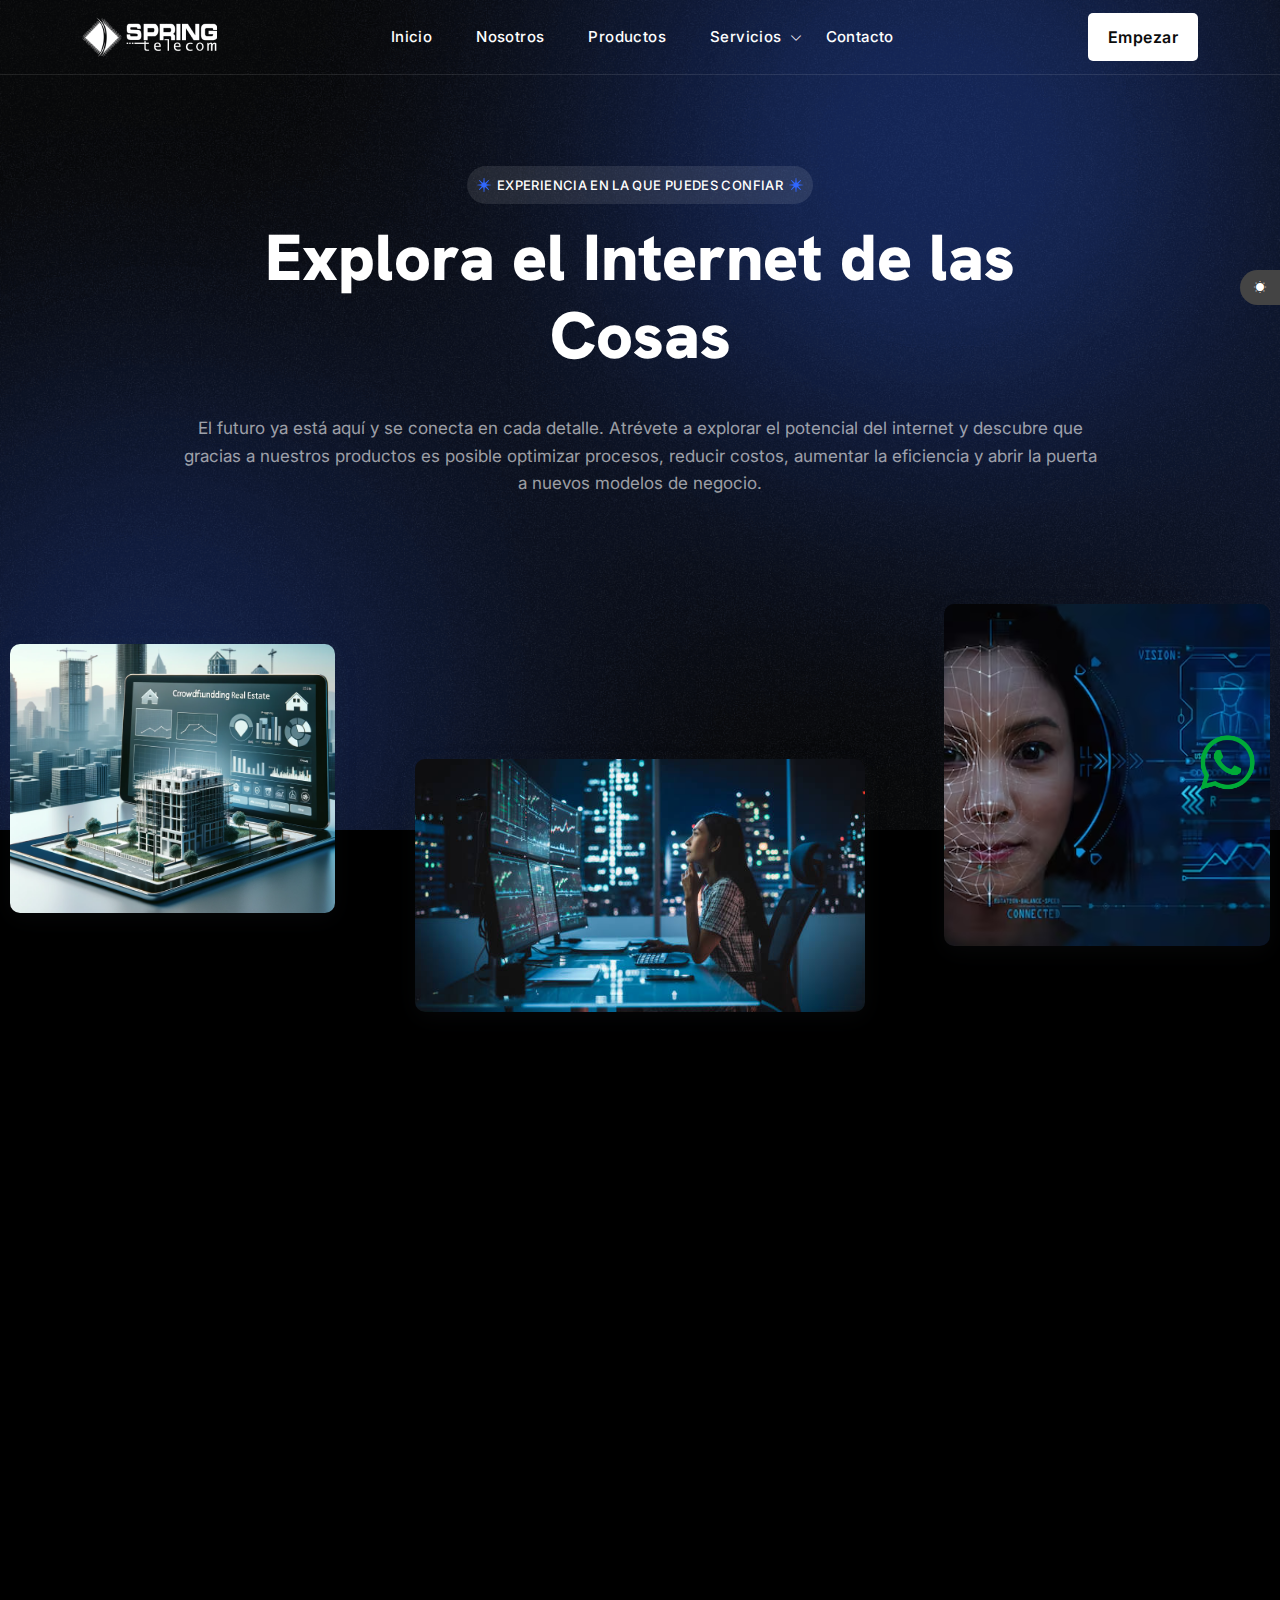
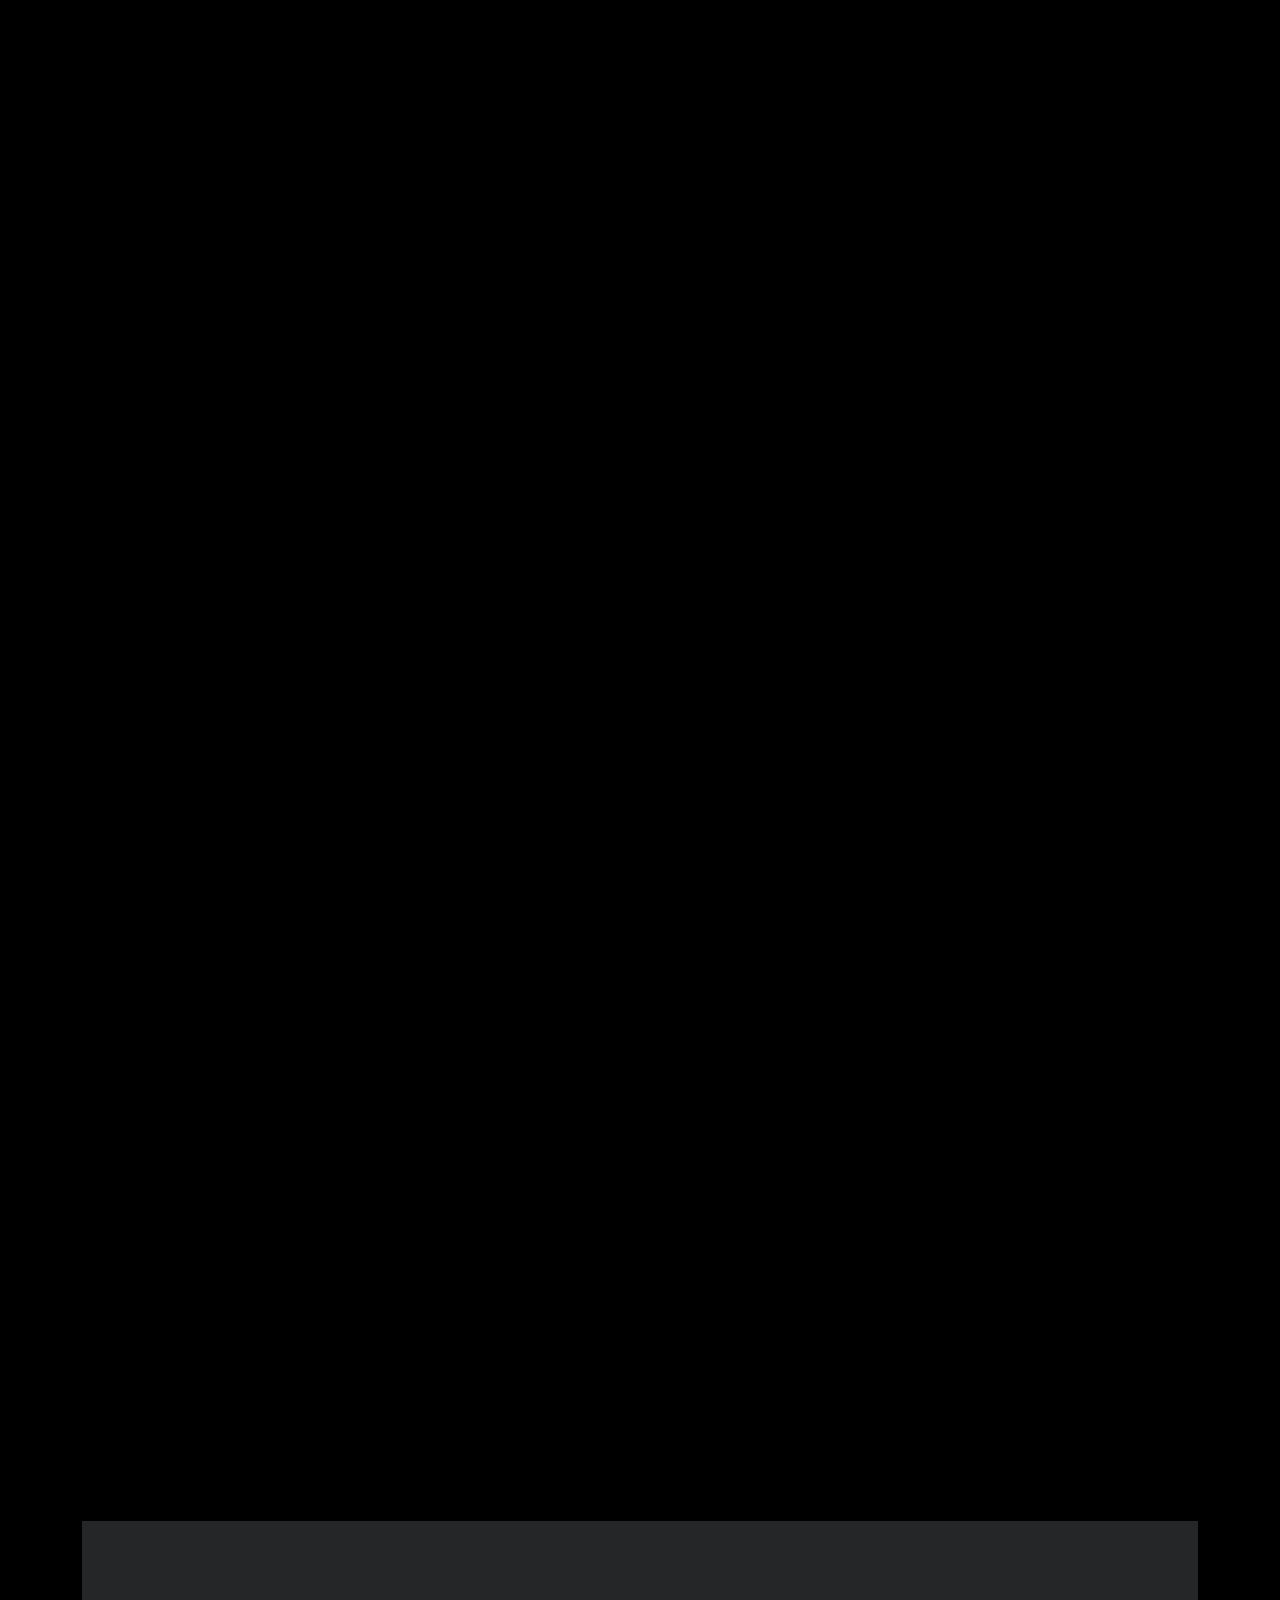
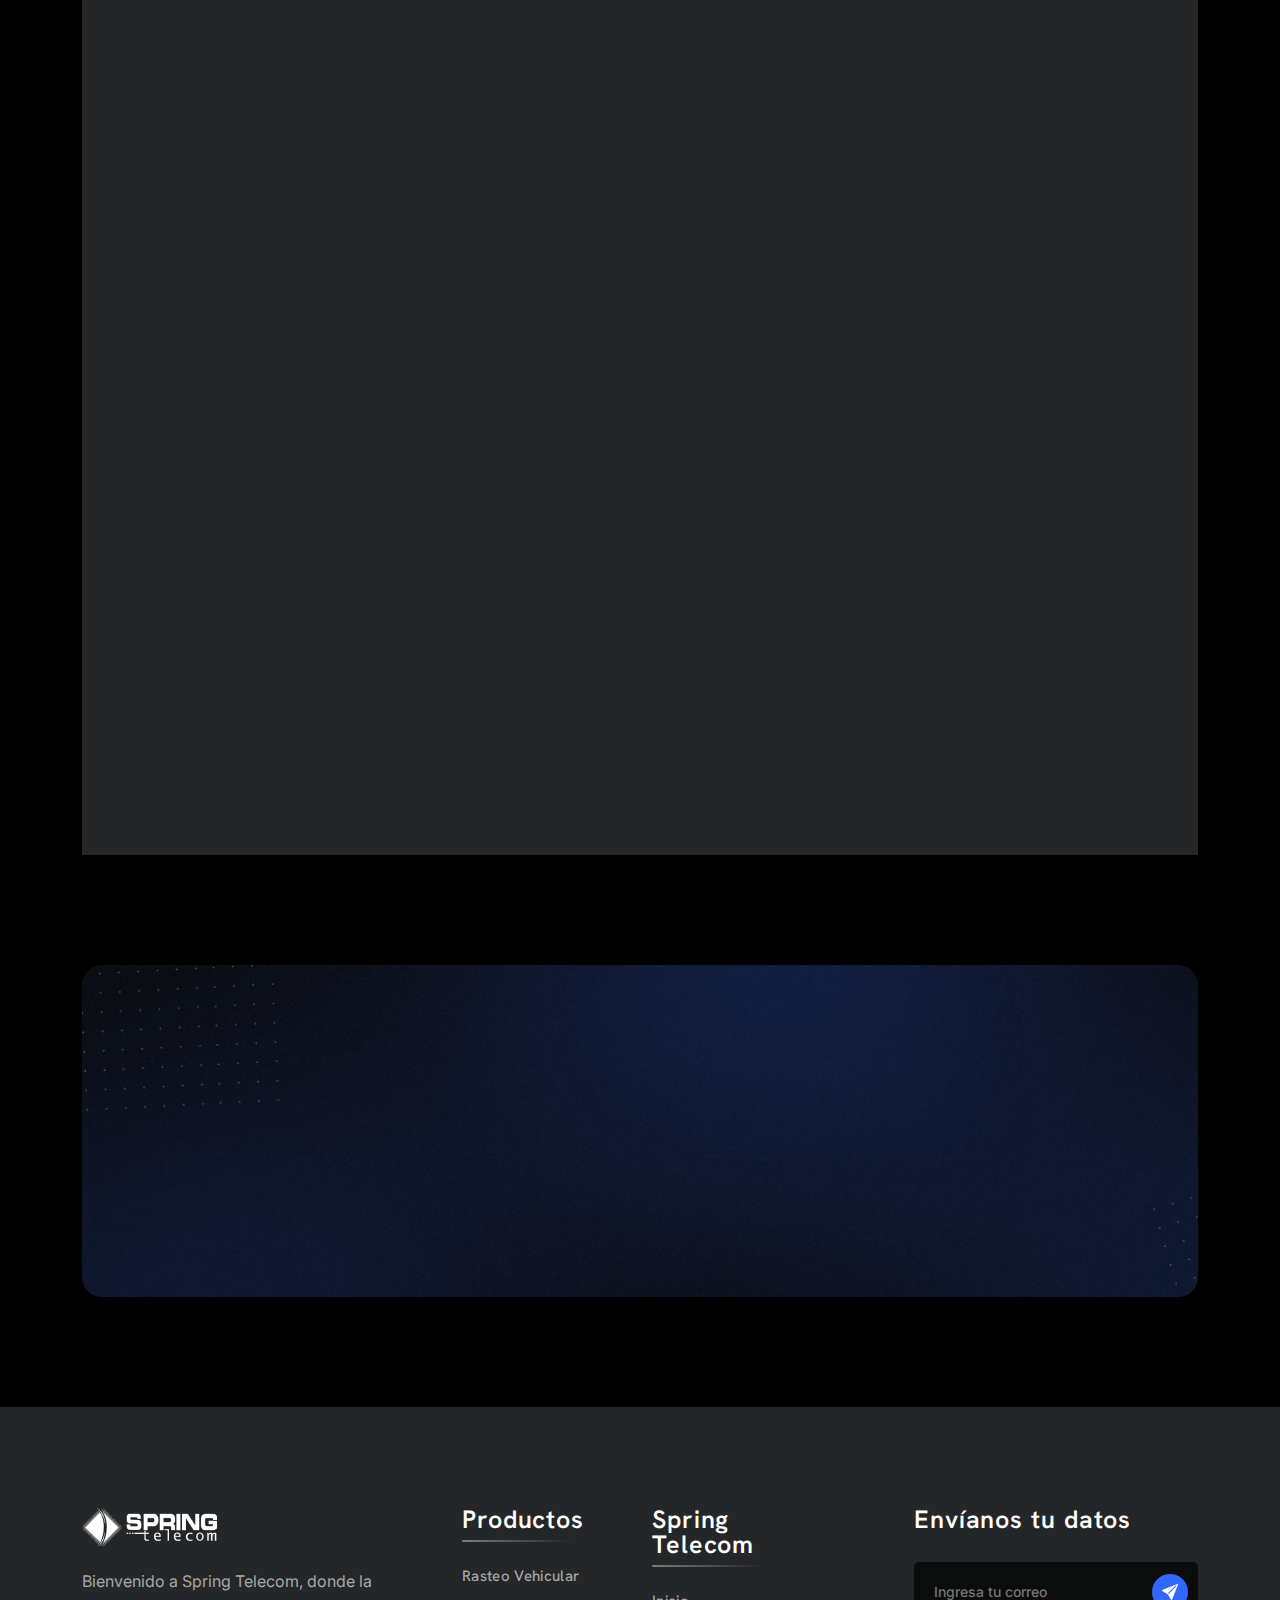
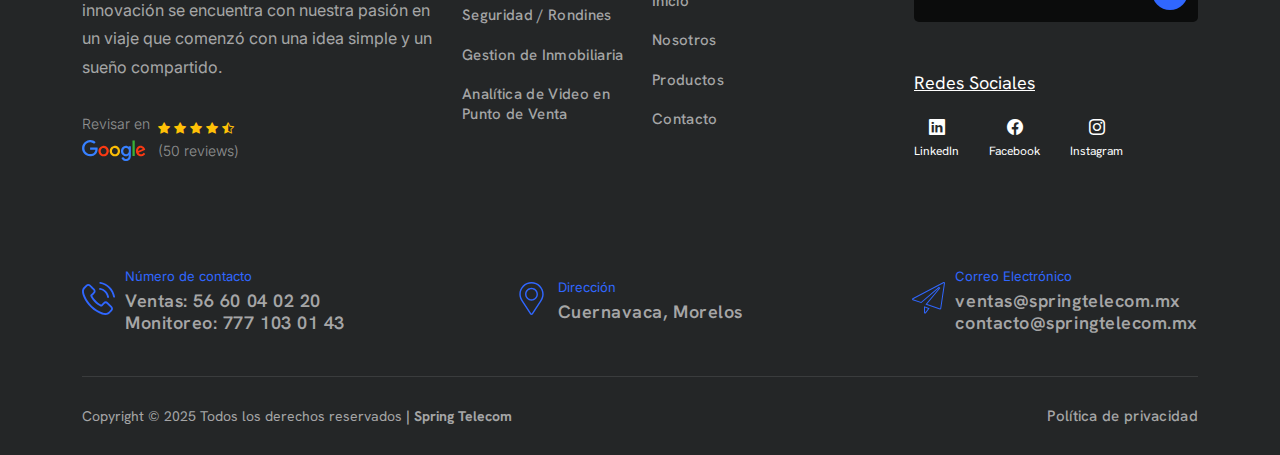
<file: html-files/zenfy/saas-dark.html>
<!doctype html>
<html lang="en">

<head>
    <!-- Required meta tags -->
    <meta charset="utf-8">
    <meta name="viewport" content="width=device-width, initial-scale=1">

    <!-- Bootstrap CSS -->
    <link href="assets/css/bootstrap.min.css" rel="stylesheet">
    <link href="assets/css/jquery-ui.css" rel="stylesheet">
    <!-- Bootstrap Icon CSS -->
    <link href="assets/css/bootstrap-icons.css" rel="stylesheet">
    <!-- CSS -->
    <link href="assets/css/animate.min.css" rel="stylesheet">
    <!-- FancyBox CSS -->
    <link href="assets/css/jquery.fancybox.min.css" rel="stylesheet">
    <!-- Swiper slider CSS -->
       <link rel="stylesheet" href="assets/css/swiper-bundle.min.css">
    <!-- Slick slider CSS -->
    <link rel="stylesheet" href="assets/css/slick.css">
    <link rel="stylesheet" href="assets/css/slick-theme.css">
    <!-- BoxIcon  CSS -->
    <link href="assets/css/boxicons.min.css" rel="stylesheet">
    <!--  Style CSS  -->
    <link rel="stylesheet" href="assets/css/style.css">
    <!-- Title -->
    <title>Spring Telecom</title>
    <link rel="icon" href="assets/img/favicon.png" type="image/gif" sizes="20x20">
</head>

<body class="dark">
    <div class="tt-style-switch index-dark">
        <i class="bi bi-brightness-low-fill"></i>
    </div>
    <!-- scroll top -->
    <div class="circle-container">
        <svg class="circle-progress svg-content" width="100%" height="100%" viewBox="-1 -1 102 102">
            <path d="M50,1 a49,49 0 0,1 0,98 a49,49 0 0,1 0,-98"/>
        </svg>
    </div>
    <!-- Start Sidebar section -->
    <div class="sidebar-menu">
        <div class="sidebar-menu-top-area">
            <div class="container d-flex align-items-center justify-content-between">
                <div class="sidebar-menu-logo">
                    <a href="index.html" class="logo-dark"><img alt="image" class="img-fluid" src="assets/img/sitio_spring_white.png"></a>
                    <a href="index.html" class="logo-light"><img alt="image" class="img-fluid" src="assets/img/sitio_colors.png"></a>
                </div>
                <div class="sidebar-menu-close">
                    <svg xmlns="http://www.w3.org/2000/svg" width="20" height="20" viewBox="0 0 18 18">
                        <path fill-rule="evenodd" clip-rule="evenodd" d="M18 0L11.1686 8.99601L18 18L9.0041 11.1605L0 18L6.83156 8.99601L0 0L9.0041 6.83156L18 0Z"></path>
                      </svg>
                </div>
            </div>
        </div>
        <div class="container">
            <div class="row g-lg-4 gy-5">
                <div class="col-lg-8">
                    <div class="sidebar-menu-wrap">
                        <ul class="main-menu">
                            <li>
                                <a href="index.html">Agency </a>
                                <span class="dropdown-icon2 active"><i class="bi bi-plus"></i></span>
                                <ul class="submenu-list active">
                                    <li>
                                        <a href="#">Light Version</a>
                                        <span class="dropdown-icon2 two"><i class="bi bi-plus"></i></span>
                                        <ul class="submenu-list">
                                            <li>
                                                <a href="index.html">Startup Agency
                                                <svg xmlns="http://www.w3.org/2000/svg" width="10" height="10" viewBox="0 0 10 10">
                                                    <path d="M8.33624 2.84003L1.17627 10L0 8.82373L7.15914 1.66376H0.849347V0H10V9.15065H8.33624V2.84003Z"/>
                                                </svg>
                                                </a>
                                            </li>
                                            <li>
                                                <a href="digital-marketing.html">Digital Marketing Agency
                                                    <svg xmlns="http://www.w3.org/2000/svg" width="10" height="10" viewBox="0 0 10 10">
                                                        <path d="M8.33624 2.84003L1.17627 10L0 8.82373L7.15914 1.66376H0.849347V0H10V9.15065H8.33624V2.84003Z"/>
                                                    </svg>
                                                </a>
                                            </li>
                                            <li>
                                                <a href="saas.html">Saas Product
                                                <svg xmlns="http://www.w3.org/2000/svg" width="10" height="10" viewBox="0 0 10 10">
                                                    <path d="M8.33624 2.84003L1.17627 10L0 8.82373L7.15914 1.66376H0.849347V0H10V9.15065H8.33624V2.84003Z"/>
                                                </svg>
                                                </a>
                                            </li>
                                            <li>
                                                <a href="creative-agency.html">Creative Agency
                                                    <svg xmlns="http://www.w3.org/2000/svg" width="10" height="10" viewBox="0 0 10 10">
                                                        <path d="M8.33624 2.84003L1.17627 10L0 8.82373L7.15914 1.66376H0.849347V0H10V9.15065H8.33624V2.84003Z"/>
                                                    </svg>
                                                </a>
                                            </li>
                                            <li>
                                                <a href="it-solution.html">It Solution
                                                    <svg xmlns="http://www.w3.org/2000/svg" width="10" height="10" viewBox="0 0 10 10">
                                                        <path d="M8.33624 2.84003L1.17627 10L0 8.82373L7.15914 1.66376H0.849347V0H10V9.15065H8.33624V2.84003Z"/>
                                                    </svg>
                                                </a>
                                            </li>
                                        </ul>
                                    </li>
                                    <li>
                                        <a href="#">Dark Version</a>
                                        <span class="dropdown-icon2 two"><i class="bi bi-plus"></i></span>
                                        <ul class="submenu-list">
                                            <li>
                                                <a href="startup-agency-dark.html">Startup Agency
                                                <svg xmlns="http://www.w3.org/2000/svg" width="10" height="10" viewBox="0 0 10 10">
                                                    <path d="M8.33624 2.84003L1.17627 10L0 8.82373L7.15914 1.66376H0.849347V0H10V9.15065H8.33624V2.84003Z"/>
                                                </svg>
                                                </a>
                                            </li>
                                            <li>
                                                <a href="digital-marketing-dark.html">Digital Marketing Agency
                                                    <svg xmlns="http://www.w3.org/2000/svg" width="10" height="10" viewBox="0 0 10 10">
                                                        <path d="M8.33624 2.84003L1.17627 10L0 8.82373L7.15914 1.66376H0.849347V0H10V9.15065H8.33624V2.84003Z"/>
                                                    </svg>
                                                </a>
                                            </li>
                                            <li>
                                                <a href="saas-dark.html">Saas Product
                                                <svg xmlns="http://www.w3.org/2000/svg" width="10" height="10" viewBox="0 0 10 10">
                                                    <path d="M8.33624 2.84003L1.17627 10L0 8.82373L7.15914 1.66376H0.849347V0H10V9.15065H8.33624V2.84003Z"/>
                                                </svg>
                                                </a>
                                            </li>
                                            <li>
                                                <a href="creative-agency-dark.html">Creative Agency
                                                    <svg xmlns="http://www.w3.org/2000/svg" width="10" height="10" viewBox="0 0 10 10">
                                                        <path d="M8.33624 2.84003L1.17627 10L0 8.82373L7.15914 1.66376H0.849347V0H10V9.15065H8.33624V2.84003Z"/>
                                                    </svg>
                                                </a>
                                            </li>
                                            <li>
                                                <a href="it-solution-dark.html">It Solution
                                                    <svg xmlns="http://www.w3.org/2000/svg" width="10" height="10" viewBox="0 0 10 10">
                                                        <path d="M8.33624 2.84003L1.17627 10L0 8.82373L7.15914 1.66376H0.849347V0H10V9.15065H8.33624V2.84003Z"/>
                                                    </svg>
                                                </a>
                                            </li>
                                        </ul>
                                    </li>
                                </ul>
                            </li>
                            <li>
                                <a href="service.html">Services</a>
                                <span class="dropdown-icon2"><i class="bi bi-plus"></i></span>
                                <ul class="submenu-list">
                                    <li>
                                        <a href="service.html">Service style 01
                                            <svg xmlns="http://www.w3.org/2000/svg" width="10" height="10" viewBox="0 0 10 10">
                                                <path d="M8.33624 2.84003L1.17627 10L0 8.82373L7.15914 1.66376H0.849347V0H10V9.15065H8.33624V2.84003Z"/>
                                            </svg>
                                        </a>
                                    </li>
                                    <li>
                                        <a href="service2.html">Service style 02
                                            <svg xmlns="http://www.w3.org/2000/svg" width="10" height="10" viewBox="0 0 10 10">
                                                <path d="M8.33624 2.84003L1.17627 10L0 8.82373L7.15914 1.66376H0.849347V0H10V9.15065H8.33624V2.84003Z"/>
                                            </svg>
                                        </a>
                                    </li>
                                    <li>
                                        <a href="service3.html">Service style 03
                                            <svg xmlns="http://www.w3.org/2000/svg" width="10" height="10" viewBox="0 0 10 10">
                                                <path d="M8.33624 2.84003L1.17627 10L0 8.82373L7.15914 1.66376H0.849347V0H10V9.15065H8.33624V2.84003Z"/>
                                            </svg>
                                        </a>
                                    </li>
                                    <li>
                                        <a href="service4.html">Service style 04
                                            <svg xmlns="http://www.w3.org/2000/svg" width="10" height="10" viewBox="0 0 10 10">
                                                <path d="M8.33624 2.84003L1.17627 10L0 8.82373L7.15914 1.66376H0.849347V0H10V9.15065H8.33624V2.84003Z"/>
                                            </svg>
                                        </a>
                                    </li>
                                    <li>
                                        <a href="service-details.html">Service Details
                                            <svg xmlns="http://www.w3.org/2000/svg" width="10" height="10" viewBox="0 0 10 10">
                                                <path d="M8.33624 2.84003L1.17627 10L0 8.82373L7.15914 1.66376H0.849347V0H10V9.15065H8.33624V2.84003Z"/>
                                            </svg>
                                        </a>
                                    </li>
                                </ul>
                            </li>
                            <li>
                                <a href="case-study.html">Case Study</a>
                                <span class="dropdown-icon2"><i class="bi bi-plus"></i></span>
                                    <ul class="submenu-list">
                                        <li>
                                            <a href="case-study.html">Case Study Style 01
                                                <svg xmlns="http://www.w3.org/2000/svg" width="10" height="10" viewBox="0 0 10 10">
                                                    <path d="M8.33624 2.84003L1.17627 10L0 8.82373L7.15914 1.66376H0.849347V0H10V9.15065H8.33624V2.84003Z"/>
                                                </svg>
                                            </a>
                                        </li>
                                        <li>
                                            <a href="case-study2.html">Case Study Style 02
                                                <svg xmlns="http://www.w3.org/2000/svg" width="10" height="10" viewBox="0 0 10 10">
                                                    <path d="M8.33624 2.84003L1.17627 10L0 8.82373L7.15914 1.66376H0.849347V0H10V9.15065H8.33624V2.84003Z"/>
                                                </svg>
                                            </a>
                                        </li>
                                        <li>
                                            <a href="case-study-details.html">Case Study Details
                                                <svg xmlns="http://www.w3.org/2000/svg" width="10" height="10" viewBox="0 0 10 10">
                                                    <path d="M8.33624 2.84003L1.17627 10L0 8.82373L7.15914 1.66376H0.849347V0H10V9.15065H8.33624V2.84003Z"/>
                                                </svg>
                                            </a>
                                        </li>
                                    </ul>
                            </li>
                            <li>
                                <a href="blog-grid.html">Blog</a>
                                <span class="dropdown-icon2"><i class="bi bi-plus"></i></span>
                                    <ul class="submenu-list">
                                        <li>
                                            <a href="blog-grid.html">Blog Grid
                                                <svg xmlns="http://www.w3.org/2000/svg" width="10" height="10" viewBox="0 0 10 10">
                                                    <path d="M8.33624 2.84003L1.17627 10L0 8.82373L7.15914 1.66376H0.849347V0H10V9.15065H8.33624V2.84003Z"/>
                                                </svg>
                                            </a>
                                        </li>
                                        <li>
                                            <a href="blog-grid-sidebar.html">Blog Grid Sidebar
                                                <svg xmlns="http://www.w3.org/2000/svg" width="10" height="10" viewBox="0 0 10 10">
                                                    <path d="M8.33624 2.84003L1.17627 10L0 8.82373L7.15914 1.66376H0.849347V0H10V9.15065H8.33624V2.84003Z"/>
                                                </svg>
                                            </a>
                                        </li>
                                        <li>
                                            <a href="blog-list.html">Blog List
                                                <svg xmlns="http://www.w3.org/2000/svg" width="10" height="10" viewBox="0 0 10 10">
                                                    <path d="M8.33624 2.84003L1.17627 10L0 8.82373L7.15914 1.66376H0.849347V0H10V9.15065H8.33624V2.84003Z"/>
                                                </svg>
                                            </a>
                                        </li>
                                        <li>
                                            <a href="blog-standard.html">Blog Standard
                                                <svg xmlns="http://www.w3.org/2000/svg" width="10" height="10" viewBox="0 0 10 10">
                                                    <path d="M8.33624 2.84003L1.17627 10L0 8.82373L7.15914 1.66376H0.849347V0H10V9.15065H8.33624V2.84003Z"/>
                                                </svg>
                                            </a>
                                        </li>
                                        <li>
                                            <a href="blog-details.html">Blog Details Style 01
                                                <svg xmlns="http://www.w3.org/2000/svg" width="10" height="10" viewBox="0 0 10 10">
                                                    <path d="M8.33624 2.84003L1.17627 10L0 8.82373L7.15914 1.66376H0.849347V0H10V9.15065H8.33624V2.84003Z"/>
                                                </svg>
                                            </a>
                                        </li>
                                        <li>
                                            <a href="blog-details2.html">Blog Details Style 02
                                                <svg xmlns="http://www.w3.org/2000/svg" width="10" height="10" viewBox="0 0 10 10">
                                                    <path d="M8.33624 2.84003L1.17627 10L0 8.82373L7.15914 1.66376H0.849347V0H10V9.15065H8.33624V2.84003Z"/>
                                                </svg>
                                            </a>
                                        </li>
                                    </ul>
                            </li>
                            <li>
                                <a href="#">Pages</a>
                                <span class="dropdown-icon2"><i class="bi bi-plus"></i></span>
                                    <ul class="submenu-list">
                                        <li>
                                            <a href="about.html">About
                                                <svg xmlns="http://www.w3.org/2000/svg" width="10" height="10" viewBox="0 0 10 10">
                                                    <path d="M8.33624 2.84003L1.17627 10L0 8.82373L7.15914 1.66376H0.849347V0H10V9.15065H8.33624V2.84003Z"/>
                                                </svg>
                                            </a>
                                        </li>
                                        <li>
                                            <a href="portfolio-grid.html">Portfolio </a>
                                            <span class="dropdown-icon2 two"><i class="bi bi-plus"></i></span>
                                            <ul class="submenu-list">
                                                <li>
                                                    <a href="portfolio-grid.html">Portfolio Grid
                                                        <svg xmlns="http://www.w3.org/2000/svg" width="10" height="10" viewBox="0 0 10 10">
                                                            <path d="M8.33624 2.84003L1.17627 10L0 8.82373L7.15914 1.66376H0.849347V0H10V9.15065H8.33624V2.84003Z"/>
                                                        </svg>
                                                    </a>
                                                </li>
                                                <li>
                                                    <a href="portfolio-masonary.html">Portfolio Masonary
                                                        <svg xmlns="http://www.w3.org/2000/svg" width="10" height="10" viewBox="0 0 10 10">
                                                            <path d="M8.33624 2.84003L1.17627 10L0 8.82373L7.15914 1.66376H0.849347V0H10V9.15065H8.33624V2.84003Z"/>
                                                        </svg>
                                                    </a>
                                                </li>
                                                <li>
                                                    <a href="portfolio-info-flow.html">Portfolio Info Flow
                                                        <svg xmlns="http://www.w3.org/2000/svg" width="10" height="10" viewBox="0 0 10 10">
                                                            <path d="M8.33624 2.84003L1.17627 10L0 8.82373L7.15914 1.66376H0.849347V0H10V9.15065H8.33624V2.84003Z"/>
                                                        </svg>
                                                    </a>
                                                </li>
                                                <li>
                                                    <a href="portfolio-list.html">Portfolio List
                                                        <svg xmlns="http://www.w3.org/2000/svg" width="10" height="10" viewBox="0 0 10 10">
                                                            <path d="M8.33624 2.84003L1.17627 10L0 8.82373L7.15914 1.66376H0.849347V0H10V9.15065H8.33624V2.84003Z"/>
                                                        </svg>
                                                    </a>
                                                </li>
                                                <li>
                                                    <a href="portfolio-details.html">Portfolio Details
                                                        <svg xmlns="http://www.w3.org/2000/svg" width="10" height="10" viewBox="0 0 10 10">
                                                            <path d="M8.33624 2.84003L1.17627 10L0 8.82373L7.15914 1.66376H0.849347V0H10V9.15065H8.33624V2.84003Z"/>
                                                        </svg>
                                                    </a>
                                                </li>
                                            </ul>
                                        </li>
                                        <li>
                                            <a href="team1.html">Our Team</a>
                                            <span class="dropdown-icon2 two"><i class="bi bi-plus"></i></span>
                                            <ul class="submenu-list">
                                                <li>
                                                    <a href="team1.html">Team Style 1
                                                        <svg xmlns="http://www.w3.org/2000/svg" width="10" height="10" viewBox="0 0 10 10">
                                                            <path d="M8.33624 2.84003L1.17627 10L0 8.82373L7.15914 1.66376H0.849347V0H10V9.15065H8.33624V2.84003Z"/>
                                                        </svg>
                                                    </a>
                                                </li>
                                                <li>
                                                    <a href="team2.html">Team Style 2
                                                        <svg xmlns="http://www.w3.org/2000/svg" width="10" height="10" viewBox="0 0 10 10">
                                                            <path d="M8.33624 2.84003L1.17627 10L0 8.82373L7.15914 1.66376H0.849347V0H10V9.15065H8.33624V2.84003Z"/>
                                                        </svg>
                                                    </a>
                                                </li>
                                            </ul>
                                        </li>
                                        <li>
                                            <a href="features.html">Features
                                                <svg xmlns="http://www.w3.org/2000/svg" width="10" height="10" viewBox="0 0 10 10">
                                                    <path d="M8.33624 2.84003L1.17627 10L0 8.82373L7.15914 1.66376H0.849347V0H10V9.15065H8.33624V2.84003Z"/>
                                                </svg>
                                            </a>
                                        </li>
                                        <li>
                                            <a href="shop.html">Shop</a>
                                            <span class="dropdown-icon2 two"><i class="bi bi-plus"></i></span>
                                            <ul class="submenu-list">
                                                <li>
                                                    <a href="shop.html">Shop
                                                        <svg xmlns="http://www.w3.org/2000/svg" width="10" height="10" viewBox="0 0 10 10">
                                                            <path d="M8.33624 2.84003L1.17627 10L0 8.82373L7.15914 1.66376H0.849347V0H10V9.15065H8.33624V2.84003Z"/>
                                                        </svg>
                                                    </a>
                                                </li>
                                                <li>
                                                    <a href="product-details.html">Product Details
                                                        <svg xmlns="http://www.w3.org/2000/svg" width="10" height="10" viewBox="0 0 10 10">
                                                            <path d="M8.33624 2.84003L1.17627 10L0 8.82373L7.15914 1.66376H0.849347V0H10V9.15065H8.33624V2.84003Z"/>
                                                        </svg>
                                                    </a>
                                                </li>
                                                <li>
                                                    <a href="cart.html">Cart
                                                        <svg xmlns="http://www.w3.org/2000/svg" width="10" height="10" viewBox="0 0 10 10">
                                                            <path d="M8.33624 2.84003L1.17627 10L0 8.82373L7.15914 1.66376H0.849347V0H10V9.15065H8.33624V2.84003Z"/>
                                                        </svg>
                                                    </a>
                                                </li>
                                                <li>
                                                    <a href="checkout.html">CheckOut
                                                        <svg xmlns="http://www.w3.org/2000/svg" width="10" height="10" viewBox="0 0 10 10">
                                                            <path d="M8.33624 2.84003L1.17627 10L0 8.82373L7.15914 1.66376H0.849347V0H10V9.15065H8.33624V2.84003Z"/>
                                                        </svg>
                                                    </a>
                                                </li>
                                            </ul>
                                        </li>
                                        <li>
                                            <a href="pricing-plan.html">Pricing Plan
                                                <svg xmlns="http://www.w3.org/2000/svg" width="10" height="10" viewBox="0 0 10 10">
                                                    <path d="M8.33624 2.84003L1.17627 10L0 8.82373L7.15914 1.66376H0.849347V0H10V9.15065H8.33624V2.84003Z"/>
                                                </svg>
                                            </a>
                                        </li>
                                        <li>
                                            <a href="faq.html">Faq
                                                <svg xmlns="http://www.w3.org/2000/svg" width="10" height="10" viewBox="0 0 10 10">
                                                    <path d="M8.33624 2.84003L1.17627 10L0 8.82373L7.15914 1.66376H0.849347V0H10V9.15065H8.33624V2.84003Z"/>
                                                </svg>
                                            </a>
                                        </li>
                                        <li>
                                            <a href="error.html">Error
                                                <svg xmlns="http://www.w3.org/2000/svg" width="10" height="10" viewBox="0 0 10 10">
                                                    <path d="M8.33624 2.84003L1.17627 10L0 8.82373L7.15914 1.66376H0.849347V0H10V9.15065H8.33624V2.84003Z"/>
                                                </svg>
                                            </a>
                                        </li>
                                    </ul>
                            </li>
                            <li>
                                <a href="Welcome to Zenfy, where innovation meets our passion in a t.html">Contacto</a>
                            </li>
                        </ul>
                    </div>
                </div>
                <div class="col-lg-4 d-lg-flex align-items-center d-none">
                    <div class="sidebar-contact">
                        <div class="getin-touch-area mb-60">
                            <h4>Get in Touch
                                <svg xmlns="http://www.w3.org/2000/svg" width="12" height="12" viewBox="0 0 12 12">
                                    <path d="M10.0035 3.40804L1.41153 12L0 10.5885L8.59097 1.99651H1.01922V0H12V10.9808H10.0035V3.40804Z"/>
                                </svg>
                            </h4>
                            <ul>
                                <li class="single-contact">
                                    <div class="icon">
                                        <svg xmlns="http://www.w3.org/2000/svg" width="18" height="18" viewBox="0 0 18 18">
                                            <path d="M14.2333 11.1504C13.8642 10.7667 13.4191 10.5615 12.9473 10.5615C12.4794 10.5615 12.0304 10.7629 11.6462 11.1466L10.4439 12.3433C10.345 12.2901 10.2461 12.2407 10.151 12.1913C10.014 12.1229 9.88467 12.0583 9.77433 11.9899C8.64819 11.2757 7.62476 10.345 6.64319 9.14067C6.16762 8.54043 5.84804 8.03516 5.61596 7.52229C5.92793 7.23736 6.21708 6.94104 6.49861 6.65611C6.60514 6.54974 6.71167 6.43957 6.8182 6.33319C7.61715 5.5354 7.61715 4.50207 6.8182 3.70427L5.77955 2.66714C5.66161 2.54937 5.53987 2.4278 5.42573 2.30623C5.19746 2.07069 4.95777 1.82755 4.71047 1.59961C4.34143 1.2349 3.9001 1.04115 3.43595 1.04115C2.97179 1.04115 2.52286 1.2349 2.1424 1.59961L2.13479 1.60721L0.841243 2.91027C0.35426 3.39655 0.076528 3.9892 0.0156552 4.67682C-0.0756541 5.78614 0.251537 6.81947 0.502638 7.4957C1.11898 9.15587 2.03968 10.6945 3.41312 12.3433C5.07952 14.3301 7.08452 15.8991 9.37486 17.0047C10.2499 17.4187 11.4179 17.9088 12.7229 17.9924C12.8028 17.9962 12.8865 18 12.9626 18C13.8414 18 14.5795 17.6847 15.1578 17.0578C15.1616 17.0502 15.1692 17.0464 15.173 17.0388C15.3708 16.7995 15.5991 16.583 15.8388 16.3512C16.0024 16.1955 16.1698 16.0321 16.3334 15.8611C16.71 15.4698 16.9079 15.014 16.9079 14.5467C16.9079 14.0756 16.7062 13.6235 16.322 13.2436L14.2333 11.1504ZM15.5953 15.1507C15.5915 15.1545 15.5915 15.1507 15.5953 15.1507C15.4469 15.3103 15.2947 15.4547 15.1311 15.6142C14.8838 15.8498 14.6327 16.0967 14.3969 16.374C14.0126 16.7843 13.5599 16.9781 12.9664 16.9781C12.9093 16.9781 12.8484 16.9781 12.7913 16.9743C11.6614 16.9021 10.6113 16.4614 9.82379 16.0853C7.67042 15.0444 5.77955 13.5665 4.20827 11.6936C2.91092 10.1322 2.04348 8.68859 1.46899 7.13859C1.11517 6.19263 0.985816 5.45562 1.04288 4.7604C1.08093 4.31591 1.25214 3.94741 1.56791 3.63209L2.86527 2.33662C3.05169 2.16187 3.24953 2.06689 3.44356 2.06689C3.68324 2.06689 3.87728 2.21125 3.99902 2.33282L4.01044 2.34422C4.24251 2.56076 4.46318 2.78491 4.69526 3.02424C4.8132 3.14581 4.93494 3.26738 5.05669 3.39275L6.09533 4.42988C6.49861 4.83258 6.49861 5.20488 6.09533 5.60758C5.985 5.71775 5.87847 5.82792 5.76814 5.9343C5.44856 6.26101 5.14419 6.56494 4.8132 6.86126C4.80559 6.86886 4.79798 6.87266 4.79417 6.88025C4.46698 7.20697 4.52786 7.52609 4.59634 7.74263L4.60775 7.77682C4.87787 8.43026 5.25833 9.0457 5.83662 9.77891L5.84043 9.78271C6.89048 11.0744 7.99761 12.0811 9.21887 12.8523C9.37486 12.9511 9.53465 13.0309 9.68683 13.1069C9.82379 13.1752 9.95315 13.2398 10.0635 13.3082C10.0787 13.3158 10.0939 13.3272 10.1091 13.3348C10.2385 13.3994 10.3602 13.4298 10.4858 13.4298C10.8016 13.4298 10.9994 13.2322 11.0641 13.1676L12.3652 11.8684C12.4946 11.7392 12.7 11.5834 12.9397 11.5834C13.1756 11.5834 13.3696 11.7316 13.4876 11.8608L13.4952 11.8684L15.5915 13.9616C15.9834 14.3491 15.9834 14.748 15.5953 15.1507ZM9.72868 4.28172C10.7255 4.44888 11.631 4.91996 12.3538 5.64177C13.0767 6.36359 13.5446 7.26775 13.7159 8.2631C13.7577 8.51383 13.9746 8.68859 14.2219 8.68859C14.2523 8.68859 14.2789 8.68479 14.3094 8.68099C14.5909 8.6354 14.7773 8.36947 14.7317 8.08834C14.5262 6.88405 13.9555 5.78614 13.0843 4.91616C12.2131 4.04618 11.1135 3.47633 9.90749 3.27118C9.62596 3.22559 9.36344 3.41175 9.31398 3.68907C9.26452 3.9664 9.44714 4.23613 9.72868 4.28172ZM17.9922 7.94018C17.6536 5.95709 16.7176 4.15255 15.2795 2.71652C13.8414 1.28049 12.0342 0.345932 10.0483 0.00781895C9.77053 -0.0415684 9.50802 0.148383 9.45856 0.425712C9.4129 0.70684 9.59932 0.968972 9.88086 1.01836C11.6538 1.31848 13.2707 2.15807 14.5567 3.43834C15.8426 4.72241 16.6796 6.33699 16.9802 8.10734C17.022 8.35808 17.2389 8.53283 17.4862 8.53283C17.5166 8.53283 17.5432 8.52903 17.5737 8.52523C17.8514 8.48344 18.0416 8.21751 17.9922 7.94018Z"/>
                                        </svg>
                                    </div>
                                    <div class="contact">
                                        <span>Phone</span>
                                        <h6><a href="tel:+9917636844563">+991 - 763 684 4563</a></h6>
                                    </div>
                                </li>
                                <li class="single-contact">
                                    <div class="icon">
                                        <svg xmlns="http://www.w3.org/2000/svg" width="18" height="18" viewBox="0 0 18 18">
                                            <path d="M0 4.5C0 3.90326 0.237053 3.33097 0.65901 2.90901C1.08097 2.48705 1.65326 2.25 2.25 2.25H15.75C16.3467 2.25 16.919 2.48705 17.341 2.90901C17.7629 3.33097 18 3.90326 18 4.5V13.5C18 14.0967 17.7629 14.669 17.341 15.091C16.919 15.5129 16.3467 15.75 15.75 15.75H2.25C1.65326 15.75 1.08097 15.5129 0.65901 15.091C0.237053 14.669 0 14.0967 0 13.5V4.5ZM2.25 3.375C1.95163 3.375 1.66548 3.49353 1.4545 3.7045C1.24353 3.91548 1.125 4.20163 1.125 4.5V4.74413L9 9.46912L16.875 4.74413V4.5C16.875 4.20163 16.7565 3.91548 16.5455 3.7045C16.3345 3.49353 16.0484 3.375 15.75 3.375H2.25ZM16.875 6.05587L11.5785 9.234L16.875 12.4931V6.05587ZM16.8367 13.7914L10.4918 9.8865L9 10.7809L7.50825 9.8865L1.16325 13.7903C1.22718 14.0296 1.36836 14.2412 1.56486 14.3922C1.76137 14.5431 2.00221 14.625 2.25 14.625H15.75C15.9976 14.625 16.2384 14.5434 16.4349 14.3926C16.6313 14.2419 16.7726 14.0306 16.8367 13.7914ZM1.125 12.4931L6.4215 9.234L1.125 6.05587V12.4931Z"/>
                                        </svg>
                                    </div>
                                    <div class="contact">
                                        <span>Email Now</span>
                                        <h6><a href="mailto:info@examplegmail.com">info@examplegmail.com</a></h6>
                                    </div>
                                </li>
                                <li class="single-contact">
                                    <div class="icon">
                                        <svg xmlns="http://www.w3.org/2000/svg" width="14" height="18" viewBox="0 0 14 18">
                                            <path d="M11.8603 10.0575C11.249 11.2522 10.4207 12.4425 9.57367 13.5113C8.77018 14.5188 7.91105 15.484 7 16.4025C6.08893 15.484 5.2298 14.5188 4.42633 13.5113C3.57933 12.4425 2.751 11.2522 2.13967 10.0575C1.52133 8.85037 1.16667 7.71975 1.16667 6.75C1.16667 5.25816 1.78125 3.82742 2.87521 2.77252C3.96917 1.71763 5.4529 1.125 7 1.125C8.5471 1.125 10.0308 1.71763 11.1248 2.77252C12.2188 3.82742 12.8333 5.25816 12.8333 6.75C12.8333 7.71975 12.4775 8.85037 11.8603 10.0575ZM7 18C7 18 14 11.6033 14 6.75C14 4.95979 13.2625 3.2429 11.9497 1.97703C10.637 0.711159 8.85652 0 7 0C5.14348 0 3.36301 0.711159 2.05025 1.97703C0.737498 3.2429 2.76642e-08 4.95979 0 6.75C0 11.6033 7 18 7 18Z"/>
                                            <path d="M7 9C6.38116 9 5.78767 8.76295 5.35008 8.34099C4.9125 7.91903 4.66667 7.34674 4.66667 6.75C4.66667 6.15326 4.9125 5.58097 5.35008 5.15901C5.78767 4.73705 6.38116 4.5 7 4.5C7.61884 4.5 8.21233 4.73705 8.64992 5.15901C9.0875 5.58097 9.33333 6.15326 9.33333 6.75C9.33333 7.34674 9.0875 7.91903 8.64992 8.34099C8.21233 8.76295 7.61884 9 7 9ZM7 10.125C7.92826 10.125 8.8185 9.76942 9.47487 9.13649C10.1313 8.50355 10.5 7.64511 10.5 6.75C10.5 5.85489 10.1313 4.99645 9.47487 4.36351C8.8185 3.73058 7.92826 3.375 7 3.375C6.07174 3.375 5.1815 3.73058 4.52513 4.36351C3.86875 4.99645 3.5 5.85489 3.5 6.75C3.5 7.64511 3.86875 8.50355 4.52513 9.13649C5.1815 9.76942 6.07174 10.125 7 10.125V10.125Z"/>
                                        </svg>
                                    </div>
                                    <div class="contact">
                                        <h6>Canada City, Office-02, Road-11, House-3B/B, Section-H</h6>
                                    </div>
                                </li>
                            </ul>
                        </div>
                        <div class="social-link-area">
                            <h6>Social Link
                                <svg xmlns="http://www.w3.org/2000/svg" width="12" height="12" viewBox="0 0 12 12">
                                    <path d="M10.0035 3.40804L1.41153 12L0 10.5885L8.59097 1.99651H1.01922V0H12V10.9808H10.0035V3.40804Z"/>
                                </svg>
                            </h6>
                            <ul class="social-area">
                                <li><a href="https://dribbble.com/"><i class="bi bi-dribbble"></i> Dribbble</a></li>
                                <li><a href="https://www.behance.net/"><i class="bi bi-behance"></i> Behance</a></li>
                                <li><a href="https://www.pinterest.com/"><i class="bi bi-pinterest"></i> Pinterest</a></li>
                                <li><a href="https://www.facebook.com/"><i class="bi bi-facebook"></i> Facebook</a></li>
                            </ul>
                        </div>
                    </div>
                </div>
            </div>
        </div>
    </div>
    <!-- End Sidebar section -->

    <!-- Start header section -->
    <header class="header-area style-2">
        <div class="container d-flex flex-nowrap align-items-center justify-content-between">
            <div class="company-logo">
                <a href="index.html" class="logo-dark"><img alt="image" class="img-fluid" src="assets/img/sitio_spring_white.png"></a>
                <a href="index.html" class="logo-light"><img alt="image" class="img-fluid" src="assets/img/sitio_colors.png"></a>
            </div>
            <div class="main-menu d-lg-flex d-none">
                <ul class="menu-list">
                    <li>
                        <a href="saas-dark.html" class="drop-down">Inicio</a><i class="bi bi-plus dropdown-icon"></i>
                        <!-- <ul class="sub-menu"> -->
                            <!-- <li>
                                <a href="index.html">Light Version</a>
                                <i class="d-lg-flex d-none bi bi-chevron-right dropdown-icon"></i>
                                <i class="d-lg-none d-flex bi bi-plus dropdown-icon"></i>
                                <ul class="sub-menu">
                                    <li><a href="index.html">Startup Agency</a></li>
                                    <li><a href="digital-marketing.html">Digital Marketing Agency</a></li>
                                    <li><a href="saas.html">Saas Product</a></li>
                                    <li><a href="creative-agency.html">Creative Agency</a></li>
                                    <li><a href="it-solution.html">It Solution</a></li>
                                </ul>
                            </li> -->
                            <!-- <li class="active">
                                <a href="index.html">Dark Version</a>
                                <i class="d-lg-flex d-none bi bi-chevron-right dropdown-icon"></i>
                                <i class="d-lg-none d-flex bi bi-plus dropdown-icon"></i>
                                <ul class="sub-menu">
                                    <li><a href="startup-agency-dark.html">Startup Agency</a></li>
                                    <li><a href="digital-marketing-dark.html">Digital Marketing Agency</a></li>
                                    <li class="active"><a href="saas-dark.html">Saas Product</a></li>
                                    <li><a href="creative-agency-dark.html">Creative Agency</a></li>
                                    <li><a href="it-solution-dark.html">It Solution</a></li>
                                </ul>
                            </li> -->
                        <!-- </ul> -->
                    </li>
                    <!-- <li class="menu-item-has-children">
                        <a href="service.html" class="drop-down">Services</a><i class="bi bi-plus dropdown-icon"></i>
                        <ul class="sub-menu">
                            <li><a href="service.html">Service style 01</a></li>
                            <li><a href="service2.html">Service style 02</a></li>
                            <li><a href="service3.html">Service style 03</a></li>
                            <li><a href="service4.html">Service style 04</a></li>
                            <li>
                                <a href="service-details.html ">Service Details</a>
                            </li>
                        </ul>
                    </li> -->
                    <!-- <li class="menu-item-has-children">
                        <a href="case-study.html" class="drop-down">Case Study</a><i class="bi bi-plus dropdown-icon"></i>
                        <ul class="sub-menu">
                            <li><a href="case-study.html">Case Study Style 01</a></li>
                            <li><a href="case-study2.html">Case Study Style 02</a></li>
                            <li>
                                <a href="case-study-details.html">Case Study Details</a>
                            </li>
                        </ul>
                    </li> -->
                    <li>
                        <a href="#nosotros_base" class="drop down">Nosotros</a><i class="bi bi-plus dropdown-icon"></i>
                    </li>
                    <li>
                        <a href="#tecnología_transforma" class="drop down">Productos</a><i class="bi bi-plus dropdown-icon"></i>
                    </li>
                    <li class="menu-item-has-children">
                        <a href="#impulse_productividad" class="drop-down">Servicios</a><i class="bi bi-plus dropdown-icon"></i>
                        <ul class="sub-menu">
                            
                            <li><a href="features.html">Rastreo Vehicular</a></li>
                            <!--<li><a>Seguridad / Rondines</a></li>
                            <li><a>Gestión Inmobiliaria</a></li>
                            <li><a>Analitíca de Video</a></li>-->
                            <!--<li><a href="portfolio-details.html">Portfolio Details</a></li>-->
                            
                            <!-- <li>
                                <a href="activities.html">Our Team</a>
                                <i class="d-lg-flex d-none bi bi-chevron-right dropdown-icon"></i>
                                <i class="d-lg-none d-flex bi bi-plus dropdown-icon"></i>
                                <ul class="sub-menu">
                                    <li><a href="team1.html">Team Style 01</a></li>
                                    <li><a href="team2.html">Team Style 02</a></li>
                                </ul>
                            </li> -->
                            
                            <!-- <li>
                                <a href="shop.html">Shop</a>
                                <i class="d-lg-flex d-none bi bi-chevron-right dropdown-icon"></i>
                                <i class="d-lg-none d-flex bi bi-plus dropdown-icon"></i>
                                <ul class="sub-menu">
                                    <li><a href="shop.html">Shop</a></li>
                                    <li><a href="product-details.html">Product Details</a></li>
                                    <li><a href="cart.html">Cart</a></li>
                                    <li><a href="checkout.html">CheckOut</a></li>
                                </ul>
                            </li> -->
                            <!-- <li><a href="pricing-plan.html">Pricing Plan</a></li>
                            <li><a href="faq.html">Faqs</a></li> -->
                            
                        </ul>
                    </li>
                    <!-- <li > -->
                        <!-- <a class="drop-down" href="blog-details.html" >Politíca</a><i class="bi bi-plus dropdown-icon"></i> -->
                        <!-- <ul class="sub-menu">
                            <li><a href="blog-grid.html">Blog Grid</a></li>
                            <li><a href="blog-grid-sidebar.html">Blog Grid Sidebar</a></li>
                            <li><a href="blog-list.html">Blog List</a></li>
                            <li><a href="blog-standard.html">Blog Standard</a></li>
                            <li><a href="blog-details.html">Blog Details Style 01</a></li>
                            <li><a href="blog-details2.html">Blog Details Style 02</a></li>
                        </ul> -->
                    <!-- </li> -->
                    <li>
                        <a href="contact.html" class="drop-down">Contacto</a>
                    </li>
    
                </ul>
            </div>
            <div class="nav-right d-flex jsutify-content-end align-items-center">
                <div class="sidebar-and-btn">
                    <!-- <div class="sidebar-btn">
                        <svg xmlns="http://www.w3.org/2000/svg" width="20" height="20" viewBox="0 0 20 20">
                            <g>
                                <path
                                    d="M6.79688 9.375H2.57812C1.15652 9.375 0 8.21848 0 6.79688V2.57812C0 1.15652 1.15652 0 2.57812 0H6.79688C8.21848 0 9.375 1.15652 9.375 2.57812V6.79688C9.375 8.21848 8.21848 9.375 6.79688 9.375ZM2.57812 1.25C1.84578 1.25 1.25 1.84578 1.25 2.57812V6.79688C1.25 7.52922 1.84578 8.125 2.57812 8.125H6.79688C7.52922 8.125 8.125 7.52922 8.125 6.79688V2.57812C8.125 1.84578 7.52922 1.25 6.79688 1.25H2.57812ZM17.4219 9.375H13.2031C11.7815 9.375 10.625 8.21848 10.625 6.79688V2.57812C10.625 1.15652 11.7815 0 13.2031 0H17.4219C18.8435 0 20 1.15652 20 2.57812V6.79688C20 8.21848 18.8435 9.375 17.4219 9.375ZM13.2031 1.25C12.4708 1.25 11.875 1.84578 11.875 2.57812V6.79688C11.875 7.52922 12.4708 8.125 13.2031 8.125H17.4219C18.1542 8.125 18.75 7.52922 18.75 6.79688V2.57812C18.75 1.84578 18.1542 1.25 17.4219 1.25H13.2031ZM15.3125 20C12.7278 20 10.625 17.8972 10.625 15.3125C10.625 12.7278 12.7278 10.625 15.3125 10.625C17.8972 10.625 20 12.7278 20 15.3125C20 17.8972 17.8972 20 15.3125 20ZM15.3125 11.875C13.4171 11.875 11.875 13.4171 11.875 15.3125C11.875 17.2079 13.4171 18.75 15.3125 18.75C17.2079 18.75 18.75 17.2079 18.75 15.3125C18.75 13.4171 17.2079 11.875 15.3125 11.875ZM6.79688 20H2.57812C1.15652 20 0 18.8435 0 17.4219V13.2031C0 11.7815 1.15652 10.625 2.57812 10.625H6.79688C8.21848 10.625 9.375 11.7815 9.375 13.2031V17.4219C9.375 18.8435 8.21848 20 6.79688 20ZM2.57812 11.875C1.84578 11.875 1.25 12.4708 1.25 13.2031V17.4219C1.25 18.1542 1.84578 18.75 2.57812 18.75H6.79688C7.52922 18.75 8.125 18.1542 8.125 17.4219V13.2031C8.125 12.4708 7.52922 11.875 6.79688 11.875H2.57812Z"/>
                            </g>
                        </svg>
                    </div> -->
                    <a href="contact.html" class="primary-btn2 d-lg-flex d-none" data-text="Empezar"><span>Empezar</span></a>
                </div>
            </div>
        </div>
    </header>
    <!-- End header section -->

    <!-- Start Banner section -->
    <div class="home3-banner-section">
        <div class="container">
            <div class="row justify-content-center">
                <div class="col-lg-10">
                    <div class="banner-content">
                        <span>
                            <svg xmlns="http://www.w3.org/2000/svg" width="14" height="14" viewBox="0 0 14 14">
                                <path
                                    d="M6.6304 0.338424C6.67018 -0.112811 7.32982 -0.112807 7.3696 0.338428L7.72654 4.38625C7.75291 4.68505 8.10454 4.83069 8.33443 4.63804L11.4491 2.02821C11.7963 1.73728 12.2627 2.20368 11.9718 2.55089L9.36197 5.66556C9.1693 5.89546 9.31496 6.24709 9.61374 6.27346L13.6615 6.6304C14.1128 6.67018 14.1128 7.32982 13.6615 7.3696L9.61374 7.72654C9.31496 7.75291 9.1693 8.10454 9.36197 8.33443L11.9718 11.4491C12.2627 11.7963 11.7963 12.2627 11.4491 11.9718L8.33443 9.36197C8.10454 9.1693 7.75291 9.31496 7.72654 9.61374L7.3696 13.6615C7.32982 14.1128 6.67018 14.1128 6.6304 13.6615L6.27346 9.61374C6.24709 9.31496 5.89546 9.1693 5.66556 9.36197L2.55089 11.9718C2.20368 12.2627 1.73729 11.7963 2.02822 11.4491L4.63804 8.33443C4.83069 8.10454 4.68504 7.75291 4.38625 7.72654L0.338424 7.3696C-0.112811 7.32982 -0.112807 6.67018 0.338428 6.6304L4.38625 6.27346C4.68505 6.24709 4.83069 5.89546 4.63804 5.66556L2.02821 2.55089C1.73728 2.20368 2.20368 1.73729 2.55089 2.02822L5.66556 4.63804C5.89546 4.83069 6.24709 4.68504 6.27346 4.38625L6.6304 0.338424Z"/>
                            </svg>
                            Experiencia en la que puedes confiar 
                            <svg xmlns="http://www.w3.org/2000/svg" width="14" height="14" viewBox="0 0 14 14">
                                <path
                                    d="M6.6304 0.338424C6.67018 -0.112811 7.32982 -0.112807 7.3696 0.338428L7.72654 4.38625C7.75291 4.68505 8.10454 4.83069 8.33443 4.63804L11.4491 2.02821C11.7963 1.73728 12.2627 2.20368 11.9718 2.55089L9.36197 5.66556C9.1693 5.89546 9.31496 6.24709 9.61374 6.27346L13.6615 6.6304C14.1128 6.67018 14.1128 7.32982 13.6615 7.3696L9.61374 7.72654C9.31496 7.75291 9.1693 8.10454 9.36197 8.33443L11.9718 11.4491C12.2627 11.7963 11.7963 12.2627 11.4491 11.9718L8.33443 9.36197C8.10454 9.1693 7.75291 9.31496 7.72654 9.61374L7.3696 13.6615C7.32982 14.1128 6.67018 14.1128 6.6304 13.6615L6.27346 9.61374C6.24709 9.31496 5.89546 9.1693 5.66556 9.36197L2.55089 11.9718C2.20368 12.2627 1.73729 11.7963 2.02822 11.4491L4.63804 8.33443C4.83069 8.10454 4.68504 7.75291 4.38625 7.72654L0.338424 7.3696C-0.112811 7.32982 -0.112807 6.67018 0.338428 6.6304L4.38625 6.27346C4.68505 6.24709 4.83069 5.89546 4.63804 5.66556L2.02821 2.55089C1.73728 2.20368 2.20368 1.73729 2.55089 2.02822L5.66556 4.63804C5.89546 4.83069 6.24709 4.68504 6.27346 4.38625L6.6304 0.338424Z"/>
                            </svg>
                        </span>
                        <h1>Explora el Internet</span> de las Cosas</h1>
                        <p>El futuro ya está aquí y se conecta en cada detalle. Atrévete a explorar el potencial del internet y descubre que gracias a nuestros productos es posible optimizar procesos, reducir costos, aumentar la eficiencia y abrir la puerta a nuevos modelos de negocio.</p>
                        <ul>
                            <li>
                                <!--<svg xmlns="http://www.w3.org/2000/svg" width="18" height="18" viewBox="0 0 18 18">
                                    <path
                                        d="M18 9C18 9.768 17.0565 10.401 16.8675 11.109C16.6725 11.841 17.166 12.861 16.7955 13.5015C16.419 14.1525 15.2865 14.2305 14.7585 14.7585C14.2305 15.2865 14.1525 16.419 13.5015 16.7955C12.861 17.166 11.841 16.6725 11.109 16.8675C10.401 17.0565 9.768 18 9 18C8.232 18 7.599 17.0565 6.891 16.8675C6.159 16.6725 5.139 17.166 4.4985 16.7955C3.8475 16.419 3.7695 15.2865 3.2415 14.7585C2.7135 14.2305 1.581 14.1525 1.2045 13.5015C0.834 12.861 1.3275 11.841 1.1325 11.109C0.9435 10.401 0 9.768 0 9C0 8.232 0.9435 7.599 1.1325 6.891C1.3275 6.159 0.834 5.139 1.2045 4.4985C1.581 3.8475 2.7135 3.7695 3.2415 3.2415C3.7695 2.7135 3.8475 1.581 4.4985 1.2045C5.139 0.834 6.159 1.3275 6.891 1.1325C7.599 0.9435 8.232 0 9 0C9.768 0 10.401 0.9435 11.109 1.1325C11.841 1.3275 12.861 0.834 13.5015 1.2045C14.1525 1.581 14.2305 2.7135 14.7585 3.2415C15.2865 3.7695 16.419 3.8475 16.7955 4.4985C17.166 5.139 16.6725 6.159 16.8675 6.891C17.0565 7.599 18 8.232 18 9Z"/>
                                    <path fill-rule="evenodd" clip-rule="evenodd"
                                        d="M14.3797 5.3256L8.02828 12.7355L3.64648 8.35375L4.35359 7.64665L7.9718 11.2649L13.6204 4.6748L14.3797 5.3256Z"/>
                                </svg>
                                Seguridad
                            </li>
                            <li>
                                <svg xmlns="http://www.w3.org/2000/svg" width="18" height="18" viewBox="0 0 18 18">
                                    <path
                                        d="M18 9C18 9.768 17.0565 10.401 16.8675 11.109C16.6725 11.841 17.166 12.861 16.7955 13.5015C16.419 14.1525 15.2865 14.2305 14.7585 14.7585C14.2305 15.2865 14.1525 16.419 13.5015 16.7955C12.861 17.166 11.841 16.6725 11.109 16.8675C10.401 17.0565 9.768 18 9 18C8.232 18 7.599 17.0565 6.891 16.8675C6.159 16.6725 5.139 17.166 4.4985 16.7955C3.8475 16.419 3.7695 15.2865 3.2415 14.7585C2.7135 14.2305 1.581 14.1525 1.2045 13.5015C0.834 12.861 1.3275 11.841 1.1325 11.109C0.9435 10.401 0 9.768 0 9C0 8.232 0.9435 7.599 1.1325 6.891C1.3275 6.159 0.834 5.139 1.2045 4.4985C1.581 3.8475 2.7135 3.7695 3.2415 3.2415C3.7695 2.7135 3.8475 1.581 4.4985 1.2045C5.139 0.834 6.159 1.3275 6.891 1.1325C7.599 0.9435 8.232 0 9 0C9.768 0 10.401 0.9435 11.109 1.1325C11.841 1.3275 12.861 0.834 13.5015 1.2045C14.1525 1.581 14.2305 2.7135 14.7585 3.2415C15.2865 3.7695 16.419 3.8475 16.7955 4.4985C17.166 5.139 16.6725 6.159 16.8675 6.891C17.0565 7.599 18 8.232 18 9Z"/>
                                    <path fill-rule="evenodd" clip-rule="evenodd"
                                        d="M14.3797 5.3256L8.02828 12.7355L3.64648 8.35375L4.35359 7.64665L7.9718 11.2649L13.6204 4.6748L14.3797 5.3256Z"/>
                                </svg>
                                Tecnología Avanzada
                            </li>
                            <li>
                                <svg xmlns="http://www.w3.org/2000/svg" width="18" height="18" viewBox="0 0 18 18">
                                    <path
                                        d="M18 9C18 9.768 17.0565 10.401 16.8675 11.109C16.6725 11.841 17.166 12.861 16.7955 13.5015C16.419 14.1525 15.2865 14.2305 14.7585 14.7585C14.2305 15.2865 14.1525 16.419 13.5015 16.7955C12.861 17.166 11.841 16.6725 11.109 16.8675C10.401 17.0565 9.768 18 9 18C8.232 18 7.599 17.0565 6.891 16.8675C6.159 16.6725 5.139 17.166 4.4985 16.7955C3.8475 16.419 3.7695 15.2865 3.2415 14.7585C2.7135 14.2305 1.581 14.1525 1.2045 13.5015C0.834 12.861 1.3275 11.841 1.1325 11.109C0.9435 10.401 0 9.768 0 9C0 8.232 0.9435 7.599 1.1325 6.891C1.3275 6.159 0.834 5.139 1.2045 4.4985C1.581 3.8475 2.7135 3.7695 3.2415 3.2415C3.7695 2.7135 3.8475 1.581 4.4985 1.2045C5.139 0.834 6.159 1.3275 6.891 1.1325C7.599 0.9435 8.232 0 9 0C9.768 0 10.401 0.9435 11.109 1.1325C11.841 1.3275 12.861 0.834 13.5015 1.2045C14.1525 1.581 14.2305 2.7135 14.7585 3.2415C15.2865 3.7695 16.419 3.8475 16.7955 4.4985C17.166 5.139 16.6725 6.159 16.8675 6.891C17.0565 7.599 18 8.232 18 9Z"/>
                                    <path fill-rule="evenodd" clip-rule="evenodd"
                                        d="M14.3797 5.3256L8.02828 12.7355L3.64648 8.35375L4.35359 7.64665L7.9718 11.2649L13.6204 4.6748L14.3797 5.3256Z"/>
                                </svg>
                                Monitoreo 24/7
                            </li>
                        </ul>
                        <div class="banner-content-bottom">
                            <a href="contact.html" class="primary-btn1 hover-white" data-text="Contacto"><span>Contacto</span></a>
                            <a data-fancybox="popup-video" href="https://www.youtube.com/watch?v=MLpWrANjFbI&ab_channel=eidelchteinadvogados" class="video-area">
                                <div class="icon">
                                    <svg class="video-circle" xmlns="http://www.w3.org/2000/svg" xmlns:xlink="http://www.w3.org/1999/xlink"
                                        x="0px" y="0px" width="51px" viewBox="0 0 206 206" style="enable-background:new 0 0 206 206;" xml:space="preserve">
                                        <circle class="circle" stroke-miterlimit="10" cx="103" cy="103" r="100"></circle>
                                        <path class="circle-half top-half" stroke-width="4" stroke-miterlimit="10"
                                            d="M16.4,53C44,5.2,105.2-11.2,153,16.4s64.2,88.8,36.6,136.6"></path>
                                        <path class="circle-half bottom-half" stroke-width="4" stroke-miterlimit="10"
                                            d="M189.6,153C162,200.8,100.8,217.2,53,189.6S-11.2,100.8,16.4,53"></path>
                                    </svg>
                                    <i class="bi bi-play"></i>
                                </div> 
                                <h6>Demostración</h6>
                            </a>
                        </div>
                    </div>-->
                </div>
            </div>
        </div>
        <img src="assets/img/home3/Panel principal 1.png" alt="" class="bottom-img1 wow animate fadeInUp" data-wow-delay="200ms" data-wow-duration="1500ms">
        <img src="assets/img/home3/Panel principal 2.jpg" alt="" class="bottom-img2">
        <img src="assets/img/home3/Panel principal 3.png" alt="" class="bottom-img3 wow animate fadeInUp" data-wow-delay="600ms" data-wow-duration="1500ms">
        </div>
     <br id="nosotros_base">
    <!-- End Banner section -->

    <!-- Start Process section -->
     <!--<br id="tecnología_transforma">
    <div class="home3-process-section mb-110">
        <div class="container">
            <div class="row justify-content-center mb-60">
                <div class="col-lg-8">
                    <div class="section-title text-center wow animate fadeInDown" data-wow-delay="200ms" data-wow-duration="1500ms">
                        <span>
                            <svg xmlns="http://www.w3.org/2000/svg" width="10" height="10" viewBox="0 0 10 10">
                                <g>
                                    <circle cx="5" cy="5" r="5" />
                                </g>
                            </svg>
                            Tecnología que transforma
                            <svg xmlns="http://www.w3.org/2000/svg" width="10" height="10" viewBox="0 0 10 10">
                                <g>
                                    <circle cx="5" cy="5" r="5">
                                </g>
                            </svg>
                        </span>
                        <h2>Impulse su productividad</h2>
                        <p>Bienvenido a Spring Telecom, donde la creación digital se encuentra con la excelencia estratégica.Ofrecemos un portafolio de servicios tecnológicos y de gestión diseñados para fortalecer la seguridad, la eficiencia y la rentabilidad. Nuestro enfoque es integral: combinamos innovación, experiencia y herramientas especializadas para brindarte soluciones a la medida de tus necesidades.</p>
                    </div>
                </div>
            </div>
            <div class="row g-4">
                <div class="col-xl-3 col-lg-4 col-md-6 wow animate fadeInUp" data-wow-delay="200ms" data-wow-duration="1500ms">
                    <div class="process-card">
                        <div class="process-card-top">
                            <div class="icon">
                                <svg xmlns="http://www.w3.org/2000/svg" width="60" height="60" viewBox="0 0 60 60">
                                    <path
                                        d="M18.5947 14.4411C21.0436 12.641 23.9287 11.4015 27.0623 10.9214V5C22.3116 5.5522 17.9662 7.42699 14.4004 10.2467L18.5947 14.4411Z"/>
                                    <path
                                        d="M10.9214 27.0628C11.4023 23.9292 12.641 21.044 14.4411 18.5952L10.2467 14.4009C7.42699 17.9675 5.5522 22.3121 5 27.0628H10.9214Z"/>
                                    <path
                                        d="M49.6673 15.674C51.9475 18.7983 53.4455 22.4119 54.0388 26.2236H49.7874C49.2738 23.5398 48.2004 20.9601 46.6554 18.6875L49.6673 15.674ZM49.7529 14.4009L45.5586 18.5952C47.3595 21.044 48.5982 23.9301 49.0782 27.0637H54.9997C54.4475 22.3121 52.5727 17.9667 49.7529 14.4009Z"/>
                                    <path
                                        d="M33.7767 5.96089C37.5884 6.55589 41.202 8.05387 44.3255 10.3332L41.3111 13.3468C39.0394 11.7993 36.4605 10.7267 33.7759 10.214L33.7767 5.96089ZM32.9375 5V10.9214C36.0711 11.4023 38.9571 12.641 41.4059 14.4411L45.6003 10.2467C42.0337 7.42699 37.6882 5.5522 32.9375 5Z"/>
                                    <path
                                        d="M54.0388 33.7762C53.4455 37.5879 51.9475 41.2015 49.6673 44.325L46.6529 41.3106C48.2004 39.0389 49.2721 36.46 49.7857 33.7754L54.0388 33.7762ZM54.9997 32.937H49.0782C48.5982 36.0706 47.3587 38.9566 45.5586 41.4054L49.7529 45.5998C52.5727 42.0332 54.4475 37.6878 54.9997 32.937Z"/>
                                    <path
                                        d="M41.3119 46.6534L44.3264 49.6678C41.202 51.948 37.5892 53.4459 33.7775 54.0393V49.7878C36.4605 49.2726 39.0394 48.2009 41.3119 46.6534ZM41.4059 45.5591C38.9571 47.36 36.0719 48.5987 32.9375 49.0787V55.0002C37.6882 54.448 42.0337 52.5732 45.6003 49.7534L41.4059 45.5591Z"/>
                                    <path
                                        d="M10.214 33.7762C10.7276 36.46 11.8001 39.0389 13.3468 41.3115L10.3332 44.3259C8.05303 41.2015 6.55589 37.5887 5.96089 33.7771L10.214 33.7762ZM10.9214 32.937H5C5.5522 37.6878 7.42699 42.0332 10.2467 45.5998L14.4411 41.4054C12.641 38.9566 11.4015 36.0706 10.9214 32.937Z"/>
                                    <path
                                        d="M18.6879 46.6534C20.9605 48.2009 23.5402 49.2726 26.224 49.7862V54.0384C22.4123 53.4434 18.7987 51.9454 15.6743 49.667L18.6879 46.6534ZM18.5947 45.5591L14.4004 49.7534C17.967 52.5732 22.3116 54.448 27.0623 55.0002V49.0787C23.9296 48.5987 21.0444 47.36 18.5947 45.5591Z"/>
                                </svg>
                            </div>
                            <div class="number">
                                <span>01</span>
                            </div>
                        </div>
                        <div class="content">
                            <h4>Rastreo Vehicular</h4>
                            <p>Centro de Monitoreo con personal capacitado para brindarte atención personalizada, reportes, soporte y acompañamiento a incidencias en tiempo real. Opera 24 horas al día, los 7 días a la semana, los 365 días del año.</p>
                        </div>
                    </div>
                </div>
                <div class="col-xl-3 col-lg-4 col-md-6 wow animate fadeInUp" data-wow-delay="400ms" data-wow-duration="1500ms">
                    <div class="process-card two">
                        <div class="process-card-top">
                            <div class="icon">
                                <svg xmlns="http://www.w3.org/2000/svg" width="60" height="60" viewBox="0 0 60 60">
                                    <path fill-rule="evenodd" clip-rule="evenodd"
                                        d="M29.4199 7.92451V4.91992H30.4199V7.92451C30.4199 8.02364 30.4399 8.10226 30.462 8.15394C30.5036 8.1397 30.553 8.11851 30.6069 8.09003C30.7316 8.02418 30.8515 7.93489 30.9344 7.84707L30.9357 7.84834C30.9344 7.84705 30.9344 7.84709 30.9344 7.84707L30.9354 7.84605L30.9367 7.84468L30.9397 7.84153L30.9473 7.83375C30.9531 7.82792 30.9604 7.82082 30.969 7.81264C30.9862 7.79629 31.0092 7.77548 31.0378 7.75176C31.0946 7.70455 31.1751 7.64451 31.2775 7.58512C31.4821 7.46657 31.7846 7.34518 32.1638 7.34518C33.4529 7.34518 34.3169 8.61003 34.3169 9.91992C34.3169 11.2299 33.4524 12.4947 32.1638 12.4947C31.7844 12.4947 31.482 12.3733 31.2773 12.2547C31.1748 12.1953 31.0944 12.1352 31.0376 12.088C31.009 12.0642 30.986 12.0434 30.9688 12.027C30.9602 12.0188 30.9529 12.0117 30.9471 12.0059L30.9395 11.9981L30.9365 11.9949L30.9351 11.9936L30.9344 11.9928C30.8515 11.905 30.7316 11.8157 30.6069 11.7498C30.553 11.7213 30.5036 11.7001 30.462 11.6859C30.4399 11.7376 30.4199 11.8162 30.4199 11.9153V14.9195H29.4199V11.9153C29.4199 11.631 29.4905 11.3499 29.6296 11.1238C29.763 10.907 30.0144 10.6655 30.381 10.6655C30.6263 10.6655 30.8778 10.762 31.0739 10.8656C31.2797 10.9743 31.4895 11.1253 31.6572 11.3017C31.6572 11.3017 31.6572 11.3017 31.6572 11.3017C31.6598 11.3042 31.6665 11.3104 31.6769 11.319C31.6979 11.3365 31.7325 11.3627 31.7788 11.3895C31.8719 11.4435 32.0024 11.4947 32.1638 11.4947C32.7003 11.4947 33.3169 10.9013 33.3169 9.91992C33.3169 8.93842 32.7006 8.34518 32.1638 8.34518C32.0026 8.34518 31.8721 8.39635 31.7789 8.45036C31.7325 8.47725 31.6978 8.50349 31.6768 8.52098C31.6664 8.52962 31.6597 8.53578 31.657 8.5383C31.6557 8.53955 31.6554 8.53987 31.6562 8.53909L31.6582 8.53708L31.6598 8.53542L31.6607 8.53442L31.6615 8.53359C31.6615 8.53357 31.6615 8.53355 31.6605 8.53257C31.6605 8.53256 31.6605 8.53257 31.6605 8.53257C31.6544 8.52657 31.6104 8.48485 31.298 8.1903L31.6615 8.53359C31.4931 8.71196 31.2815 8.86463 31.0739 8.97426C30.8778 9.07784 30.6263 9.17435 30.381 9.17435C30.0144 9.17435 29.763 8.93286 29.6296 8.71606C29.4905 8.48999 29.4199 8.20888 29.4199 7.92451Z"/>
                                    <path fill-rule="evenodd" clip-rule="evenodd"
                                        d="M29.92 15.4199C23.4772 15.4199 18.0176 19.6238 16.1293 25.4388L15.1782 25.1299C17.1962 18.9153 23.0309 14.4199 29.92 14.4199V15.4199Z"/>
                                    <path fill-rule="evenodd" clip-rule="evenodd"
                                        d="M5.66357 22.0384C8.98356 11.8139 18.5873 4.41992 29.9201 4.41992V5.41992C19.0333 5.41992 9.80485 12.5226 6.61469 22.3472L5.66357 22.0384Z"/>
                                    <path fill-rule="evenodd" clip-rule="evenodd"
                                        d="M54.1763 22.0386C54.9827 24.5216 55.4197 27.17 55.4197 29.9202C55.4197 38.4016 51.2771 45.915 44.9083 50.5503L44.3198 49.7418C50.4413 45.2865 54.4197 38.0681 54.4197 29.9202C54.4197 27.2765 53.9997 24.7323 53.2252 22.3475L54.1763 22.0386Z"/>
                                    <path fill-rule="evenodd" clip-rule="evenodd"
                                        d="M44.4201 29.92C44.4201 28.3556 44.1694 26.8501 43.7108 25.4389L44.6618 25.1299C45.1521 26.6384 45.4201 28.2481 45.4201 29.92C45.4201 35.076 42.8998 39.6403 39.03 42.4577L38.4414 41.6493C42.0644 39.0116 44.4201 34.7421 44.4201 29.92Z"/>
                                    <path fill-rule="evenodd" clip-rule="evenodd"
                                        d="M43.7106 25.4388C41.8224 19.6238 36.3631 15.4199 29.9199 15.4199V14.4199C36.8095 14.4199 42.6438 18.9153 44.6617 25.1299L43.7106 25.4388Z"/>
                                    <path fill-rule="evenodd" clip-rule="evenodd"
                                        d="M29.9199 4.41992C41.2528 4.41992 50.8565 11.8135 54.1765 22.0388L53.2254 22.3476C50.0352 12.5222 40.8068 5.41992 29.9199 5.41992V4.41992Z"/>
                                    <path fill-rule="evenodd" clip-rule="evenodd"
                                        d="M21.3984 41.6489C23.7916 43.3904 26.7338 44.4201 29.9199 44.4201C33.1057 44.4201 36.0486 43.3907 38.4413 41.6494L39.0298 42.4579C36.4724 44.3191 33.3248 45.4201 29.9199 45.4201C26.5145 45.4201 23.3678 44.3187 20.8101 42.4575L21.3984 41.6489Z"/>
                                    <path fill-rule="evenodd" clip-rule="evenodd"
                                        d="M29.9201 55.42C24.3187 55.42 19.1386 53.612 14.9312 50.5497L15.5196 49.7412C19.562 52.6833 24.5373 54.42 29.9201 54.42C35.3033 54.42 40.2783 52.6833 44.3203 49.7416L44.9087 50.5501C40.7016 53.612 35.522 55.42 29.9201 55.42Z"/>
                                    <path fill-rule="evenodd" clip-rule="evenodd"
                                        d="M16.1292 25.4386C15.671 26.8504 15.4199 28.3556 15.4199 29.9198C15.4199 34.742 17.7756 39.0114 21.3985 41.6487L20.81 42.4572C16.9402 39.6402 14.4199 35.0759 14.4199 29.9198C14.4199 28.2479 14.6884 26.6386 15.1781 25.1299L16.1292 25.4386Z"/>
                                    <path fill-rule="evenodd" clip-rule="evenodd"
                                        d="M4.41992 29.9202C4.41992 27.17 4.85691 24.5212 5.66337 22.0386L6.61445 22.3475C5.8399 24.732 5.41992 27.2765 5.41992 29.9202C5.41992 38.0681 9.3983 45.2865 15.5194 49.7414L14.9309 50.55C8.56251 45.915 4.41992 38.4016 4.41992 29.9202Z"/>
                                    <path fill-rule="evenodd" clip-rule="evenodd"
                                        d="M10.0902 21.1174C10.2562 20.6068 11.0105 20.2041 11.9443 20.5073L10.0902 21.1174ZM11.9443 20.5073C12.8773 20.8107 13.2515 21.5795 13.0865 22.0909C13.0364 22.2441 12.9473 22.3524 12.8671 22.4244C12.8271 22.4602 12.7913 22.4852 12.7681 22.4998C12.7567 22.507 12.7488 22.5115 12.7456 22.5132C12.5258 22.6182 12.3173 22.7713 12.1506 22.9333C11.9915 23.0879 11.8223 23.2971 11.7464 23.5297C11.6326 23.8787 11.7849 24.1926 11.9499 24.3864C12.122 24.5884 12.3675 24.7423 12.6377 24.8303L15.4955 25.759L15.8046 24.8079L12.9472 23.8794C12.9471 23.8793 12.9472 23.8794 12.9472 23.8794C12.853 23.8487 12.7843 23.8055 12.7419 23.7686C12.7684 23.7334 12.8037 23.693 12.8474 23.6505C12.9486 23.5522 13.0705 23.4658 13.1795 23.4142L12.9656 22.9623C13.1795 23.4142 13.1793 23.4143 13.1795 23.4142L13.181 23.4135L13.1827 23.4127L13.1866 23.4108L13.1964 23.4059C13.2037 23.4022 13.2127 23.3975 13.2232 23.3918C13.244 23.3805 13.2709 23.365 13.3023 23.3452C13.3647 23.3058 13.4467 23.2478 13.5348 23.1687C13.7108 23.0109 13.9198 22.7609 14.0374 22.4004L14.0377 22.3994C14.4344 21.1736 13.4997 19.9615 12.2536 19.5563C11.0073 19.1516 9.53774 19.5824 9.13917 20.8082C9.02194 21.1689 9.04379 21.4941 9.09325 21.7254C9.11803 21.8412 9.15025 21.9363 9.17757 22.0049C9.19129 22.0394 9.20397 22.0677 9.21419 22.0892C9.21931 22.0999 9.22383 22.109 9.22758 22.1163L9.23262 22.126L9.23467 22.1298L9.23558 22.1315L9.2362 22.1326C9.2363 22.1328 9.2364 22.133 9.67507 21.8931L9.2362 22.1326C9.29396 22.2382 9.34201 22.3802 9.36608 22.5193C9.3765 22.5794 9.38138 22.633 9.38203 22.677C9.32619 22.6819 9.24543 22.6765 9.15125 22.6459L6.29344 21.7172L5.98438 22.6682L8.84177 23.5968C8.8417 23.5968 8.84184 23.5968 8.84177 23.5968C9.11205 23.6847 9.40135 23.7047 9.65938 23.6424C9.90698 23.5826 10.2142 23.418 10.3274 23.0692C10.4033 22.8361 10.3892 22.567 10.3514 22.3487C10.3117 22.1195 10.233 21.8731 10.117 21.6591C10.1154 21.6558 10.1116 21.6476 10.1067 21.6352C10.0966 21.6097 10.0824 21.5687 10.0711 21.5162C10.0486 21.4109 10.0403 21.2709 10.0902 21.1174"/>
                                    <path fill-rule="evenodd" clip-rule="evenodd"
                                        d="M14.9655 45.9584C14.5381 45.6335 14.4063 44.7887 15 44.0068L14.9655 45.9584ZM15 44.0068C15.5938 43.2257 16.4429 43.1256 16.8715 43.4499C16.9996 43.5476 17.0725 43.6673 17.1141 43.7668C17.1348 43.8164 17.1465 43.8584 17.1527 43.8851C17.1558 43.8982 17.1574 43.9072 17.158 43.9108C17.1847 44.1529 17.2606 44.4001 17.3587 44.611C17.4522 44.8121 17.5941 45.0408 17.7887 45.189C18.0808 45.4114 18.4273 45.371 18.6646 45.279C18.912 45.1831 19.1382 45.0019 19.3102 44.7757L21.1283 42.3832L20.3321 41.7782L18.5143 44.1704C18.5142 44.1704 18.5143 44.1703 18.5143 44.1704C18.4543 44.2491 18.3909 44.2998 18.3421 44.3277C18.3175 44.2911 18.2911 44.2444 18.2654 44.1892C18.2059 44.0613 18.1644 43.9177 18.1516 43.7978L17.6544 43.851C18.1516 43.7978 18.1516 43.7981 18.1516 43.7978L18.1514 43.7961L18.1512 43.7943L18.1507 43.7899L18.1493 43.7791C18.1482 43.771 18.1468 43.761 18.1448 43.7492C18.141 43.7258 18.1353 43.6953 18.1269 43.6592C18.1102 43.5872 18.0825 43.4907 18.0368 43.3814C17.9457 43.1633 17.7785 42.8836 17.4769 42.6539L17.476 42.6533C16.4492 41.875 14.9969 42.3584 14.204 43.4016C13.4114 44.445 13.3342 45.9745 14.3604 46.7546C14.6624 46.984 14.9766 47.0705 15.2113 47.0999C15.3288 47.1147 15.4292 47.1156 15.503 47.1124C15.5401 47.1108 15.571 47.1081 15.5946 47.1056C15.6064 47.1043 15.6165 47.103 15.6246 47.1019L15.6354 47.1003L15.6397 47.0996L15.6416 47.0993L15.6429 47.0991C15.6431 47.0991 15.6433 47.099 15.5612 46.6058L15.6429 47.0991C15.7616 47.0793 15.9115 47.0807 16.0507 47.1038C16.111 47.1138 16.1631 47.1268 16.2049 47.1407C16.1912 47.195 16.1595 47.2695 16.0995 47.3483L14.2815 49.7409L15.0777 50.3459L16.8955 47.9537C16.8954 47.9538 16.8955 47.9536 16.8955 47.9537C17.0675 47.7275 17.1817 47.4609 17.2078 47.1967C17.2329 46.9432 17.1787 46.5989 16.8866 46.3772C16.6915 46.2288 16.4327 46.1534 16.2141 46.1172C15.9847 46.0792 15.7261 46.0724 15.4859 46.1115C15.4822 46.1119 15.4732 46.1127 15.4598 46.1133C15.4325 46.1145 15.389 46.1144 15.3358 46.1077C15.229 46.0943 15.094 46.056 14.9655 45.9584"/>
                                    <path fill-rule="evenodd" clip-rule="evenodd"
                                        d="M51.3513 25.1683C51.517 25.6789 51.1436 26.4481 50.2099 26.7517L51.3513 25.1683ZM50.2099 26.7517C49.2767 27.0547 48.5221 26.6527 48.355 26.1419C48.3055 25.9886 48.3139 25.8486 48.3365 25.7432C48.3478 25.6907 48.362 25.6495 48.3722 25.624C48.3772 25.6115 48.381 25.6032 48.3826 25.5999C48.4986 25.3857 48.5773 25.1394 48.617 24.9103C48.6548 24.6917 48.6687 24.423 48.5934 24.1902C48.4803 23.841 48.1726 23.6766 47.9252 23.6168C47.6673 23.5545 47.3782 23.5743 47.1079 23.662L44.25 24.5905L44.559 25.5415L47.4164 24.6132C47.4165 24.6131 47.4164 24.6132 47.4164 24.6132C47.5106 24.5827 47.5916 24.5772 47.6476 24.5822C47.6469 24.6262 47.642 24.6797 47.6316 24.7397C47.6076 24.8787 47.5598 25.0203 47.5019 25.126L47.9406 25.3659C47.5019 25.126 47.502 25.1259 47.5019 25.126L47.5011 25.1275L47.5002 25.1292L47.4982 25.133L47.4931 25.1427C47.4894 25.15 47.4849 25.1591 47.4798 25.1698C47.4695 25.1913 47.4569 25.2196 47.4431 25.254C47.4158 25.3227 47.3836 25.4177 47.3587 25.5335C47.3092 25.7647 47.287 26.0898 47.4038 26.4505L47.4041 26.4515C47.8038 27.6764 49.2724 28.1075 50.5187 27.7029C51.7648 27.2977 52.7005 26.0854 52.3024 24.8594C52.1852 24.4987 51.9763 24.2484 51.8004 24.0904C51.7123 24.0113 51.6303 23.9533 51.5679 23.9138C51.5365 23.894 51.5096 23.8785 51.4887 23.8672C51.4783 23.8615 51.4693 23.8568 51.4619 23.8531L51.4522 23.8482L51.4482 23.8463L51.4465 23.8455L51.4454 23.845C51.4452 23.8449 51.445 23.8448 51.2311 24.2967L51.4454 23.845C51.3366 23.7935 51.2142 23.7069 51.113 23.6085C51.0692 23.566 51.0338 23.5255 51.0074 23.4903C51.0497 23.4535 51.1182 23.4104 51.2124 23.3798L54.0703 22.4513L53.7613 21.5002L50.9038 22.4286C50.9039 22.4286 50.9038 22.4286 50.9038 22.4286C50.6335 22.5164 50.3877 22.6702 50.2156 22.8723C50.0504 23.0662 49.8986 23.38 50.0121 23.7287C50.0877 23.9619 50.2573 24.1713 50.4162 24.3257C50.583 24.4878 50.7915 24.6408 51.0111 24.7458C51.0144 24.7475 51.0222 24.7519 51.0336 24.7591C51.0567 24.7737 51.0923 24.7986 51.1322 24.8344C51.2123 24.9064 51.3014 25.0148 51.3513 25.1683"/>
                                    <path fill-rule="evenodd" clip-rule="evenodd"
                                        d="M40.5847 49.1521C40.1437 49.4584 39.2995 49.3231 38.7389 48.517L40.5847 49.1521ZM38.7389 48.517C38.1793 47.7111 38.3461 46.8725 38.7868 46.565C38.9193 46.4732 39.0557 46.4409 39.1631 46.432C39.2167 46.4277 39.2602 46.4294 39.2876 46.4318C39.301 46.4329 39.31 46.4342 39.3137 46.4347C39.5522 46.484 39.8108 46.4881 40.0416 46.4599C40.2617 46.433 40.523 46.3686 40.7241 46.2292C41.0258 46.0201 41.0943 45.678 41.08 45.4239C41.0651 45.1589 40.9626 44.8879 40.8006 44.6545L39.0859 42.1868L38.2647 42.7574L39.9791 45.2247C39.9792 45.2248 39.9791 45.2247 39.9791 45.2247C40.0355 45.3061 40.0642 45.3821 40.0756 45.4371C40.0333 45.4491 39.9806 45.4599 39.9202 45.4673C39.7802 45.4844 39.6308 45.4796 39.5128 45.4548L39.4099 45.9441C39.5128 45.4548 39.513 45.4548 39.5128 45.4548L39.5112 45.4544L39.5093 45.454L39.505 45.4532L39.4943 45.4512C39.4862 45.4497 39.4763 45.448 39.4645 45.4462C39.441 45.4426 39.4103 45.4386 39.3733 45.4355C39.2997 45.4291 39.1994 45.4257 39.0813 45.4354C38.8457 45.4547 38.5281 45.5275 38.2165 45.7435L38.2156 45.7441C37.1585 46.4807 37.1701 48.0112 37.9176 49.0874C38.6656 50.1633 40.0966 50.7087 41.1552 49.9734C41.4667 49.7569 41.6459 49.4847 41.7463 49.2706C41.7966 49.1634 41.8285 49.0682 41.8482 48.997C41.8581 48.9612 41.8651 48.931 41.87 48.9077C41.8724 48.8961 41.8743 48.8861 41.8757 48.878L41.8776 48.8673L41.8782 48.863L41.8785 48.8611L41.8787 48.8598C41.8788 48.8596 41.8788 48.8594 41.3843 48.7852L41.8787 48.8598C41.8966 48.7408 41.9442 48.5986 42.0091 48.4733C42.0371 48.4191 42.0656 48.3735 42.0917 48.338C42.1392 48.3679 42.2002 48.421 42.2567 48.5024L43.9714 50.97L44.7926 50.3994L43.0782 47.9321C43.0782 47.9322 43.0781 47.932 43.0782 47.9321C42.9161 47.6986 42.6977 47.5078 42.4545 47.4014C42.2212 47.2993 41.8769 47.2446 41.5759 47.454C41.3745 47.5938 41.223 47.8167 41.1211 48.0134C41.0141 48.22 40.9278 48.4638 40.8909 48.7044C40.8901 48.708 40.8882 48.7168 40.8846 48.7297C40.8773 48.7561 40.8638 48.7974 40.841 48.8459C40.7953 48.9434 40.7172 49.06 40.5847 49.1521"/>
                                </svg>
                            </div>
                            <div class="number">
                                <span>02</span>
                            </div>
                        </div>
                        <div class="content">
                            <h4>Seguridad/Rondines</h4>
                            <p>Solución tecnológica, práctica, útil y adoptable que; valida y documenta cómo las empresas de seguridad privada realizan sus operaciones, rondines, control de personal, registro de incidentes,reportes, entre otros.</p>
                        </div>
                    </div>
                </div>
                <div class="col-xl-3 col-lg-4 col-md-6 wow animate fadeInUp" data-wow-delay="600ms" data-wow-duration="1500ms">
                    <div class="process-card three">
                        <div class="process-card-top">
                            <div class="icon">
                                <svg xmlns="http://www.w3.org/2000/svg" width="60" height="60" viewBox="0 0 60 60">
                                    <path
                                        d="M30.0625 24.5625C35.4375 24.5625 39.8125 20.1875 39.8125 14.8125C39.8125 9.43751 35.4375 5 30.0625 5C24.6875 5 20.3125 9.37501 20.3125 14.75C20.3125 20.125 24.6875 24.5625 30.0625 24.5625ZM30.0625 6.25C34.75 6.25 38.5625 10.0625 38.5625 14.75C38.5625 19.4375 34.75 23.25 30.0625 23.25C25.375 23.25 21.5625 19.4375 21.5625 14.75C21.5625 10.0625 25.375 6.25 30.0625 6.25Z"/>
                                    <path
                                        d="M19.125 48.375H21.625V54.375C21.625 54.75 21.875 55 22.25 55H37.875C38.25 55 38.5 54.75 38.5 54.375V48.375H41C43.8125 48.375 46.5 47.25 48.5 45.25C50.5001 43.25 51.6251 40.5625 51.6251 37.75C51.6251 31.875 46.875 27.125 41 27.125H19.125C16.3125 27.125 13.625 28.25 11.625 30.25C9.625 32.25 8.5 34.9375 8.5 37.75C8.5625 43.625 13.3125 48.375 19.125 48.375ZM37.25 47.6875V53.75H22.875V47.75V42.0625H26H34.1875H37.3125V47.6875H37.25ZM26.625 40.75V37.0625C26.625 35.125 28.1875 33.625 30.0625 33.625C31.9375 33.625 33.5 35.1875 33.5 37.0625V40.75H26.625ZM12.5 31.125C14.25 29.375 16.625 28.375 19.125 28.375H40.9375C46.125 28.375 50.3126 32.5625 50.3126 37.75C50.3126 40.25 49.3125 42.625 47.5625 44.375C45.8125 46.125 43.4375 47.125 40.9375 47.125H38.4375V41.4375C38.4375 41.0625 38.1875 40.8125 37.8125 40.8125H34.6875V37.125C34.6875 34.5 32.5625 32.4375 30 32.4375C27.4375 32.4375 25.3125 34.5625 25.3125 37.125V40.8125H22.1875C21.8125 40.8125 21.5625 41.0625 21.5625 41.4375V47.125H19.0625C13.875 47.125 9.6875 42.9375 9.6875 37.75C9.8125 35.25 10.75 32.875 12.5 31.125Z"/>
                                    <path
                                        d="M30.0625 45.375C29.6875 45.375 29.4375 45.625 29.4375 46V49.8125C29.4375 50.1875 29.6875 50.4375 30.0625 50.4375C30.4375 50.4375 30.6875 50.1875 30.6875 49.8125V46C30.6875 45.625 30.4375 45.375 30.0625 45.375Z"/>
                                </svg>
                            </div>
                            <div class="number">
                                <span>03</span>
                            </div>
                        </div>
                        <div class="content">
                            <h4>Gestión Inmobiliaria</h4>
                            <p>Ofrecemos soluciones integrales, diseñadas para maximizar el valor de tus activos y optimizar la administración de tus propiedades. Nos consolidamos como tu aliado estratégico para garantizar seguridad y rentabilidad.</p>
                        </div>
                    </div>
                </div>
                <div class="col-xl-3 col-lg-4 col-md-6 wow animate fadeInUp" data-wow-delay="800ms" data-wow-duration="1500ms">
                    <div class="process-card four">
                        <div class="process-card-top">
                            <div class="icon">
                                <svg xmlns="http://www.w3.org/2000/svg" width="60" height="60" viewBox="0 0 60 60">
                                    <path
                                        d="M30 5C28.756 5 27.543 5.09711 26.3481 5.27253C26.2365 5.28467 26.1308 5.32888 26.0437 5.39981C25.9566 5.47074 25.892 5.56536 25.8576 5.67224L24.2769 11.1047C23.0198 11.4855 21.8342 12.0026 20.6977 12.6126L15.7195 9.88735C15.6235 9.83465 15.5147 9.8101 15.4054 9.81652C15.2961 9.82295 15.1908 9.8601 15.1017 9.92369C14.1328 10.6445 13.2017 11.4422 12.3219 12.3219C11.4422 13.2017 10.6445 14.1328 9.92369 15.1017C9.8601 15.1908 9.82295 15.2961 9.81652 15.4054C9.8101 15.5147 9.83465 15.6235 9.88735 15.7195L12.6126 20.6977C12.0026 21.8342 11.4855 23.0198 11.1047 24.2769L5.67224 25.8576C5.56536 25.892 5.47074 25.9566 5.39981 26.0437C5.32888 26.1308 5.28467 26.2365 5.27253 26.3481C5.09711 27.543 5 28.756 5 30C5 31.244 5.09711 32.457 5.27253 33.6519C5.28467 33.7635 5.32888 33.8692 5.39981 33.9563C5.47074 34.0434 5.56536 34.108 5.67224 34.1424L11.1047 35.7231C11.4855 36.9802 12.0026 38.1658 12.6126 39.3023L9.88735 44.2805C9.83465 44.3765 9.8101 44.4853 9.81652 44.5946C9.82295 44.7039 9.8601 44.8092 9.92369 44.8983C10.6445 45.8671 11.4422 46.7983 12.3219 47.6781C13.2017 48.5578 14.1328 49.3555 15.1017 50.0763C15.1908 50.1399 15.2961 50.177 15.4054 50.1835C15.5147 50.1899 15.6235 50.1654 15.7195 50.1126L20.6977 47.3874C21.8342 47.9974 23.0198 48.5145 24.2769 48.8953L25.8576 54.3278C25.892 54.4346 25.9566 54.5293 26.0437 54.6002C26.1308 54.6711 26.2365 54.7153 26.3481 54.7275C27.543 54.9029 28.756 55 30 55C31.244 55 32.457 54.9029 33.6519 54.7275C33.7635 54.7153 33.8692 54.6711 33.9563 54.6002C34.0434 54.5293 34.108 54.4346 34.1424 54.3278L35.7231 48.8953C36.9802 48.5145 38.1658 47.9974 39.3023 47.3874L44.2805 50.1126C44.3765 50.1654 44.4853 50.1899 44.5946 50.1835C44.7039 50.177 44.8092 50.1399 44.8983 50.0763C45.8671 49.3555 46.7983 48.5578 47.6781 47.6781C48.5578 46.7983 49.3555 45.8671 50.0763 44.8983C50.1399 44.8092 50.177 44.7039 50.1835 44.5946C50.1899 44.4853 50.1654 44.3765 50.1126 44.2805L47.3874 39.3023C47.9974 38.1658 48.5145 36.9802 48.8953 35.7231L54.3278 34.1424C54.4346 34.108 54.5293 34.0434 54.6002 33.9563C54.6711 33.8692 54.7153 33.7635 54.7275 33.6519C54.9029 32.457 55 31.244 55 30C55 28.756 54.9029 27.543 54.7275 26.3481C54.7153 26.2365 54.6711 26.1308 54.6002 26.0437C54.5293 25.9566 54.4346 25.892 54.3278 25.8576L48.8953 24.2769C48.5145 23.0198 47.9974 21.8342 47.3874 20.6977L50.1126 15.7195C50.1654 15.6235 50.1899 15.5147 50.1835 15.4054C50.177 15.2961 50.1399 15.1908 50.0763 15.1017C49.3555 14.1328 48.5578 13.2017 47.6781 12.3219C46.7983 11.4422 45.8671 10.6445 44.8983 9.92369C44.8092 9.8601 44.7039 9.82295 44.5946 9.81652C44.4853 9.8101 44.3765 9.83465 44.2805 9.88735L39.3023 12.6126C38.1658 12.0026 36.9802 11.4855 35.7231 11.1047L34.1424 5.67224C34.108 5.56536 34.0434 5.47074 33.9563 5.39981C33.8692 5.32888 33.7635 5.28467 33.6519 5.27253C32.457 5.09711 31.244 5 30 5ZM30 6.16279C31.0631 6.16279 32.0988 6.26386 33.125 6.39898L34.6693 11.7042C34.6991 11.796 34.7512 11.8789 34.821 11.9455C34.8907 12.0121 34.976 12.0603 35.069 12.0858C36.4742 12.4833 37.816 13.0579 39.0661 13.7573C39.1523 13.805 39.2492 13.83 39.3477 13.83C39.4463 13.83 39.5432 13.805 39.6294 13.7573L44.4804 11.0865C45.3029 11.7173 46.108 12.387 46.8605 13.1395C47.613 13.892 48.2827 14.6971 48.9135 15.5196L46.2427 20.3706C46.195 20.4568 46.17 20.5537 46.17 20.6523C46.17 20.7508 46.195 20.8477 46.2427 20.9339C46.9421 22.184 47.5167 23.5258 47.9142 24.931C47.9397 25.024 47.9879 25.1093 48.0545 25.179C48.1211 25.2488 48.204 25.3009 48.2958 25.3307L53.601 26.875C53.7361 27.9012 53.8372 28.9369 53.8372 30C53.8372 31.0631 53.7361 32.0988 53.601 33.125L48.2958 34.6693C48.204 34.6991 48.1211 34.7512 48.0545 34.821C47.9879 34.8907 47.9397 34.976 47.9142 35.069C47.5167 36.4742 46.9421 37.816 46.2427 39.0661C46.195 39.1523 46.17 39.2492 46.17 39.3477C46.17 39.4463 46.195 39.5432 46.2427 39.6294L48.9135 44.4804C48.2827 45.3029 47.613 46.108 46.8605 46.8605C46.108 47.613 45.3029 48.2827 44.4804 48.9135L39.6294 46.2427C39.5432 46.195 39.4463 46.17 39.3477 46.17C39.2492 46.17 39.1523 46.195 39.0661 46.2427C37.816 46.9421 36.4742 47.5167 35.069 47.9142C34.976 47.9397 34.8907 47.9879 34.821 48.0545C34.7512 48.1211 34.6991 48.204 34.6693 48.2958L33.125 53.601C32.0988 53.7361 31.0631 53.8372 30 53.8372C28.9369 53.8372 27.9012 53.7361 26.875 53.601L25.3307 48.2958C25.3009 48.204 25.2488 48.1211 25.179 48.0545C25.1093 47.9879 25.024 47.9397 24.931 47.9142C23.5258 47.5167 22.184 46.9421 20.9339 46.2427C20.8477 46.195 20.7508 46.17 20.6523 46.17C20.5537 46.17 20.4568 46.195 20.3706 46.2427L15.5196 48.9135C14.6971 48.2827 13.892 47.613 13.1395 46.8605C12.387 46.108 11.7173 45.3029 11.0865 44.4804L13.7573 39.6294C13.805 39.5432 13.83 39.4463 13.83 39.3477C13.83 39.2492 13.805 39.1523 13.7573 39.0661C13.0579 37.816 12.4833 36.4742 12.0858 35.069C12.0603 34.976 12.0121 34.8907 11.9455 34.821C11.8789 34.7512 11.796 34.6991 11.7042 34.6693L6.39898 33.125C6.26386 32.0988 6.16279 31.0631 6.16279 30C6.16279 28.9369 6.26386 27.9012 6.39898 26.875L11.7042 25.3307C11.796 25.3009 11.8789 25.2488 11.9455 25.179C12.0121 25.1093 12.0603 25.024 12.0858 24.931C12.4833 23.5258 13.0579 22.184 13.7573 20.9339C13.805 20.8477 13.83 20.7508 13.83 20.6523C13.83 20.5537 13.805 20.4568 13.7573 20.3706L11.0865 15.5196C11.7173 14.6971 12.387 13.892 13.1395 13.1395C13.892 12.387 14.6971 11.7173 15.5196 11.0865L20.3706 13.7573C20.4568 13.805 20.5537 13.83 20.6523 13.83C20.7508 13.83 20.8477 13.805 20.9339 13.7573C22.184 13.0579 23.5258 12.4833 24.931 12.0858C25.024 12.0603 25.1093 12.0121 25.179 11.9455C25.2488 11.8789 25.3009 11.796 25.3307 11.7042L26.875 6.39898C27.9012 6.26386 28.9369 6.16279 30 6.16279ZM30 18.9535C23.9061 18.9535 18.9535 23.9061 18.9535 30C18.9535 36.0939 23.9061 41.0465 30 41.0465C36.0939 41.0465 41.0465 36.0939 41.0465 30C41.0465 23.9061 36.0939 18.9535 30 18.9535ZM30 20.1163C35.4655 20.1163 39.8837 24.5345 39.8837 30C39.8837 35.4655 35.4655 39.8837 30 39.8837C24.5345 39.8837 20.1163 35.4655 20.1163 30C20.1163 24.5345 24.5345 20.1163 30 20.1163Z"/>
                                </svg>
                            </div>
                            <div class="number">
                                <span>04</span>
                            </div>
                        </div>
                        <div class="content">
                            <h4>Analítica de Video</h4>
                            <p id="soluciones_integrales">Tecnología avanzada que ofrece información precisa sobre tus clientes, la cual te permite conocer con exactitud el flujo de personas que ingresan a tu establecimiento, generando datos valiosos para la toma de decisiones estratégicas.</p>
                        </div>
                    </div>
                </div>
        </div>
    </div>-->
    <!-- End Process section -->

    <!-- Start Countdown section -->
    <!--<div class="home3-countdown-section mb-110">
        <div class="container">
            <div class="section-title white wow animate fadeInDown" data-wow-delay="200ms" data-wow-duration="1500ms">
                <span>
                    <svg xmlns="http://www.w3.org/2000/svg" width="10" height="10" viewBox="0 0 10 10">
                        <g>
                            <circle cx="5" cy="5" r="5" />
                        </g>
                    </svg>
                    Global Product
                    <svg xmlns="http://www.w3.org/2000/svg" width="10" height="10" viewBox="0 0 10 10">
                        <g>
                            <circle cx="5" cy="5" r="5"/>
                        </g>
                    </svg>
                </span>
                <h2>Nosotros</h2>
                <p>Spring Telecom, es una empresa de investigación y desarrollo tecnológico en las áreas de sistemas electrónicos y de sistemas de información, constituda en Cuernavaca, Morelos. <br>Julio de 2008.</p>
            </div>
            <div class="row g-lg-4 gy-5">
                <div class="col-lg-3 col-sm-6 wow animate fadeInUp" data-wow-delay="200ms" data-wow-duration="1500ms">
                    <div class="single-countdown">
                        <div class="icon">
                            <svg xmlns="http://www.w3.org/2000/svg" width="35" height="35" viewBox="0 0 35 35">
                                <g>
                                    <path
                                        d="M29.925 13.3589C30.9204 12.384 31.5 11.0523 31.5 9.625C31.5 6.73025 29.145 4.375 26.25 4.375C25.2935 4.375 24.3525 4.63791 23.5276 5.1355C23.3952 5.21549 23.2999 5.34477 23.2627 5.49496C23.2255 5.64514 23.2495 5.80394 23.3293 5.93647C23.4957 6.2125 23.8546 6.30048 24.1303 6.13471C24.7734 5.74677 25.506 5.54169 26.25 5.54169C28.5013 5.54169 30.3333 7.37345 30.3333 9.625C30.3333 11.0115 29.6389 12.2896 28.4734 13.0455C27.4947 13.6875 26.254 13.8726 25.1209 13.5499C24.8145 13.4616 24.4886 13.6405 24.3997 13.9504C24.3573 14.0992 24.3757 14.2588 24.4509 14.394C24.5261 14.5292 24.652 14.6291 24.8008 14.6716C25.272 14.8065 25.7598 14.8749 26.25 14.8749C27.1672 14.8749 28.0539 14.6247 28.841 14.1729C31.8356 15.2579 33.8333 18.0852 33.8333 21.2916V24.2083H28.5141C28.101 20.3121 25.6497 16.9026 22.0743 15.2837C23.2121 14.1252 23.9166 12.5398 23.9166 10.7917C23.9167 7.25348 21.0381 4.375 17.5 4.375C13.9619 4.375 11.0833 7.25348 11.0833 10.7917C11.0833 12.5404 11.7882 14.1263 12.9266 15.2848C11.7234 15.8315 10.6074 16.5963 9.66089 17.5374C7.84643 19.3571 6.74228 21.6925 6.4802 24.2084H1.16669V21.2918C1.16669 19.2717 1.95569 17.3671 3.38611 15.9307C4.17354 15.1482 5.13222 14.5513 6.16444 14.1762C6.95174 14.6262 7.83569 14.875 8.75 14.875C9.23993 14.875 9.72754 14.8066 10.1992 14.6716C10.348 14.6291 10.4738 14.5293 10.549 14.394C10.6242 14.2588 10.6427 14.0993 10.6003 13.9504C10.5114 13.6406 10.1855 13.4619 9.87909 13.55C8.74658 13.8733 7.50647 13.6884 6.52381 13.0441C5.36115 12.2896 4.66669 11.0116 4.66669 9.625C4.66669 7.37345 6.49872 5.54169 8.75 5.54169C9.49395 5.54169 10.2266 5.74677 10.8697 6.13471C11.0023 6.21432 11.161 6.23817 11.3111 6.20101C11.4612 6.16386 11.5905 6.06873 11.6707 5.93647C11.837 5.6605 11.7481 5.30216 11.4724 5.1355C10.6475 4.63791 9.70648 4.375 8.75 4.375C5.85498 4.375 3.5 6.73025 3.5 9.625C3.5 11.0512 4.07866 12.3819 5.07117 13.3558C4.13968 13.7895 3.29044 14.3813 2.56122 15.1052C0.909727 16.764 3.6079e-08 18.9609 3.6079e-08 21.2917V24.7917C-2.6912e-05 24.8683 0.0150425 24.9442 0.044347 25.0149C0.0736516 25.0857 0.116617 25.15 0.170788 25.2042C0.224958 25.2584 0.289273 25.3013 0.360055 25.3307C0.430838 25.36 0.506702 25.375 0.583311 25.375H6.41662V30.0417C6.41659 30.1183 6.43166 30.1942 6.46097 30.2649C6.49027 30.3357 6.53324 30.4 6.58741 30.4542C6.64158 30.5084 6.70589 30.5513 6.77668 30.5807C6.84746 30.61 6.92332 30.625 6.99993 30.625H27.9999C28.0765 30.625 28.1524 30.61 28.2232 30.5807C28.294 30.5513 28.3583 30.5084 28.4125 30.4542C28.4666 30.4 28.5096 30.3357 28.5389 30.2649C28.5682 30.1942 28.5833 30.1183 28.5832 30.0417V25.375H34.4166C34.4932 25.375 34.569 25.36 34.6398 25.3307C34.7106 25.3013 34.7749 25.2584 34.8291 25.2042C34.8832 25.15 34.9262 25.0857 34.9555 25.0149C34.9848 24.9442 34.9999 24.8683 34.9999 24.7917V21.2917C35 17.8426 32.9956 14.7744 29.925 13.3589ZM12.25 10.7917C12.25 7.89694 14.605 5.54169 17.5 5.54169C20.395 5.54169 22.75 7.89694 22.75 10.7917C22.75 13.6864 20.395 16.0417 17.5 16.0417C14.605 16.0417 12.25 13.6864 12.25 10.7917ZM27.4167 29.4583H7.58331V25.375C7.58331 22.73 8.61438 20.2392 10.4852 18.3628C11.4707 17.3825 12.6655 16.6221 13.9465 16.1302C14.9647 16.8102 16.1864 17.2083 17.5 17.2083C18.8158 17.2083 20.0396 16.809 21.0588 16.127C24.8717 17.592 27.4167 21.268 27.4167 25.375V29.4583Z"/>
                                </g>
                            </svg>
                        </div>
                        <div class="content">
                            <div class="number">
                                <h5 class="counter">250</h5>
                                <span>M+</span>
                            </div>
                            <p>Users used our saas solution with any question we update evryday.</p>
                        </div>
                    </div>
                </div>
                <div class="col-lg-3 col-sm-6 wow animate fadeInUp" data-wow-delay="400ms" data-wow-duration="1500ms">
                    <div class="single-countdown">
                        <div class="icon">
                            <svg xmlns="http://www.w3.org/2000/svg" width="35" height="35" viewBox="0 0 35 35">
                                <g>
                                    <path
                                        d="M20.5584 19.3258C20.4861 19.351 20.4194 19.3902 20.3622 19.4412C20.305 19.4922 20.2584 19.5539 20.2251 19.6229C20.1917 19.6919 20.1723 19.7667 20.1679 19.8432C20.1635 19.9197 20.1742 19.9963 20.1994 20.0687C20.2246 20.141 20.2638 20.2077 20.3148 20.2649C20.3658 20.3221 20.4275 20.3687 20.4965 20.4021C20.5655 20.4354 20.6403 20.4548 20.7168 20.4592C20.7933 20.4636 20.8699 20.4529 20.9423 20.4277C23.2886 19.6146 25.2709 17.9964 26.5373 15.8604C27.8037 13.7244 28.2724 11.2088 27.8601 8.76002C27.4478 6.31128 26.1812 4.08783 24.2851 2.48432C22.389 0.880815 19.9861 0.000976563 17.5029 0.000976562C15.0197 0.000976563 12.6168 0.880815 10.7208 2.48432C8.82471 4.08783 7.55811 6.31128 7.14581 8.76002C6.7335 11.2088 7.20216 13.7244 8.46859 15.8604C9.73503 17.9964 11.7173 19.6146 14.0636 20.4277C14.2098 20.4785 14.3702 20.4692 14.5095 20.4018C14.6488 20.3343 14.7557 20.2143 14.8065 20.0681C14.8573 19.9219 14.848 19.7615 14.7805 19.6222C14.7131 19.4829 14.5931 19.376 14.4469 19.3252C13.4383 18.9732 12.4979 18.4503 11.6667 17.7794V17.1441C11.6655 16.2553 11.9342 15.387 12.4372 14.6541C12.9402 13.9213 13.6538 13.3583 14.4836 13.0398C15.3654 13.6645 16.4194 14 17.5 14C18.5807 14 19.6347 13.6645 20.5164 13.0398C21.3463 13.3583 22.0599 13.9213 22.5629 14.6541C23.0658 15.387 23.3345 16.2553 23.3334 17.1441V17.7817C22.5036 18.4515 21.565 18.9738 20.5584 19.3258ZM13.4167 8.74997C13.4167 7.94236 13.6562 7.15289 14.1049 6.48139C14.5535 5.80989 15.1913 5.28652 15.9374 4.97746C16.6835 4.6684 17.5046 4.58754 18.2966 4.74509C19.0887 4.90265 19.8163 5.29155 20.3874 5.86261C20.9584 6.43368 21.3473 7.16126 21.5049 7.95335C21.6625 8.74544 21.5816 9.56646 21.2725 10.3126C20.9635 11.0587 20.4401 11.6965 19.7686 12.1451C19.0971 12.5938 18.3076 12.8333 17.5 12.8333C16.4174 12.8321 15.3795 12.4015 14.614 11.636C13.8485 10.8704 13.4179 9.83255 13.4167 8.74997ZM21.4667 12.1759C22.1254 11.4151 22.5515 10.4811 22.6945 9.48504C22.8374 8.48897 22.691 7.4728 22.2728 6.55754C21.8546 5.64228 21.1822 4.86648 20.3356 4.32253C19.489 3.77858 18.504 3.48938 17.4977 3.48938C16.4914 3.48938 15.5063 3.77858 14.6597 4.32253C13.8132 4.86648 13.1407 5.64228 12.7225 6.55754C12.3043 7.4728 12.158 8.48897 12.3009 9.48504C12.4438 10.4811 12.87 11.4151 13.5287 12.1759C12.6839 12.6078 11.9638 13.2488 11.4369 14.0378C10.9101 14.8268 10.5939 15.7375 10.5187 16.6833C7.19369 12.9354 7.42002 7.23097 11.0326 3.75897C14.6452 0.287548 20.3543 0.287548 23.9674 3.75897C27.58 7.23097 27.8069 12.9354 24.4814 16.6833C24.4059 15.737 24.0891 14.8258 23.5614 14.0368C23.0336 13.2477 22.3124 12.607 21.4667 12.1759Z"/>
                                    <path
                                        d="M12.4831 34.7732C12.6579 34.9022 12.8655 34.9794 13.0821 34.996C13.2987 35.0126 13.5157 34.9679 13.7081 34.8671L17.5038 32.8948L21.299 34.8677C21.492 34.968 21.7091 35.0124 21.9259 34.9958C22.1427 34.9793 22.3506 34.9025 22.5261 34.774C22.7016 34.6456 22.8377 34.4707 22.9191 34.269C23.0005 34.0674 23.0238 33.847 22.9866 33.6327L22.2656 29.4724L25.3164 26.5318C25.4735 26.3804 25.585 26.1879 25.6382 25.9763C25.6914 25.7646 25.6841 25.5423 25.6173 25.3346C25.5505 25.1269 25.4267 24.9421 25.2601 24.8011C25.0935 24.6602 24.8907 24.5688 24.6748 24.5374L20.4398 23.929L18.5498 20.1297C18.4536 19.9348 18.3045 19.7708 18.1196 19.6565C17.9346 19.5422 17.7213 19.4822 17.5038 19.4834C17.287 19.4826 17.0744 19.5426 16.8899 19.6565C16.7055 19.7705 16.5566 19.9338 16.4603 20.128L14.5598 23.929L10.3341 24.5368C10.118 24.5682 9.91511 24.6595 9.74839 24.8005C9.58167 24.9414 9.45784 25.1264 9.391 25.3342C9.32415 25.542 9.31696 25.7644 9.37025 25.9762C9.42353 26.1879 9.53516 26.3804 9.69243 26.5318L12.7444 29.4724L12.0228 33.6327C11.9851 33.8469 12.0082 34.0673 12.0895 34.2689C12.1709 34.4705 12.3073 34.6453 12.4831 34.7732ZM10.4998 25.6918L15.0276 25.0402C15.1208 25.0269 15.2094 24.9911 15.2858 24.9361C15.3622 24.881 15.4241 24.8083 15.4663 24.7241L17.5033 20.6501L19.5315 24.7229C19.5736 24.8074 19.6356 24.8804 19.7121 24.9357C19.7886 24.991 19.8773 25.0268 19.9708 25.0402L24.5079 25.6918L21.2331 28.8471C21.1645 28.9133 21.1131 28.9952 21.0836 29.0858C21.054 29.1764 21.047 29.2729 21.0633 29.3668L21.8374 33.8334L17.7733 31.7212C17.6903 31.678 17.598 31.6555 17.5044 31.6555C17.4108 31.6555 17.3186 31.678 17.2355 31.7212L13.1708 33.8334L13.9449 29.368C13.9613 29.2741 13.9543 29.1776 13.9247 29.087C13.8951 28.9964 13.8438 28.9144 13.7752 28.8482L10.4998 25.6918Z"/>
                                    <path
                                        d="M2.74173 25.7962L2.17182 29.0915C2.13735 29.2855 2.15788 29.4853 2.23108 29.6683C2.30428 29.8513 2.42724 30.0101 2.58602 30.1268C2.74481 30.2436 2.9331 30.3135 3.12959 30.3288C3.32607 30.344 3.5229 30.304 3.69782 30.2132L6.7084 28.6464L9.71723 30.2167C9.78518 30.2521 9.85944 30.2738 9.93575 30.2805C10.0121 30.2872 10.089 30.2788 10.162 30.2557C10.2351 30.2327 10.3029 30.1955 10.3616 30.1463C10.4203 30.0971 10.4688 30.0368 10.5042 29.9688C10.5395 29.9009 10.5612 29.8266 10.5679 29.7503C10.5746 29.674 10.5662 29.5971 10.5432 29.524C10.5201 29.4509 10.483 29.3831 10.4337 29.3244C10.3845 29.2657 10.3242 29.2173 10.2562 29.1819L6.9779 27.4727C6.89468 27.4294 6.80223 27.4067 6.7084 27.4067C6.61457 27.4067 6.52212 27.4294 6.4389 27.4727L3.36065 29.0763L3.94398 25.693C3.96031 25.5991 3.95337 25.5026 3.92377 25.412C3.89418 25.3214 3.84284 25.2394 3.77423 25.1732L1.29682 22.7816L4.72507 22.2892C4.81833 22.2758 4.90695 22.2399 4.98335 22.1848C5.05974 22.1296 5.12163 22.0568 5.16373 21.9725L6.7084 18.8843L8.24723 21.9719C8.28937 22.0564 8.35141 22.1295 8.42803 22.1848C8.50464 22.2401 8.59354 22.2759 8.68707 22.2892L12.3498 22.8142C12.503 22.8361 12.6586 22.7963 12.7823 22.7034C12.9061 22.6106 12.988 22.4724 13.0099 22.3193C13.0318 22.1661 12.9919 22.0105 12.8991 21.8867C12.8063 21.763 12.6681 21.6811 12.5149 21.6592L9.1549 21.178L7.65165 18.161C7.56436 17.985 7.42948 17.8371 7.26233 17.734C7.09518 17.6309 6.90246 17.5767 6.70607 17.5776H6.70257C6.3059 17.5771 5.94423 17.8016 5.76923 18.1575L4.2584 21.178L0.908316 21.6586C0.711805 21.6848 0.526727 21.7661 0.374489 21.8931C0.222251 22.0201 0.109074 22.1876 0.0480508 22.3762C-0.0129726 22.5649 -0.0193493 22.7669 0.0296582 22.959C0.0786658 23.1511 0.181055 23.3254 0.324982 23.4617L2.74173 25.7962ZM34.9476 22.3744C34.8879 22.1868 34.7762 22.0199 34.6254 21.8933C34.4746 21.7667 34.291 21.6855 34.0959 21.6592L30.7417 21.178L29.2344 18.1581C29.06 17.8016 28.6977 17.5747 28.3011 17.5747H28.2976C28.1011 17.5737 27.9082 17.6278 27.741 17.7309C27.5737 17.834 27.4387 17.982 27.3514 18.1581L25.8487 21.1745L22.4882 21.6557C22.335 21.6776 22.1968 21.7595 22.104 21.8832C22.0112 22.007 21.9713 22.1626 21.9932 22.3158C22.0151 22.4689 22.0969 22.6071 22.2207 22.6999C22.3445 22.7928 22.5001 22.8326 22.6532 22.8107L26.3166 22.2857C26.4101 22.2724 26.499 22.2366 26.5756 22.1813C26.6522 22.126 26.7143 22.0529 26.7564 21.9684L28.2917 18.8843L29.8335 21.9725C29.8756 22.0568 29.9375 22.1296 30.0139 22.1848C30.0903 22.2399 30.1789 22.2758 30.2722 22.2892L33.6987 22.781L31.2212 25.1726C31.1526 25.2388 31.1013 25.3208 31.0717 25.4114C31.0421 25.502 31.0352 25.5985 31.0515 25.6924L31.6377 29.0757L28.5595 27.4704C28.4763 27.427 28.3838 27.4044 28.29 27.4044C28.1962 27.4044 28.1037 27.427 28.0205 27.4704L24.7422 29.1796C24.6742 29.2149 24.6139 29.2634 24.5647 29.3221C24.5154 29.3808 24.4782 29.4486 24.4552 29.5217C24.4322 29.5947 24.4238 29.6716 24.4305 29.748C24.4372 29.8243 24.4588 29.8985 24.4942 29.9665C24.5296 30.0344 24.5781 30.0947 24.6368 30.144C24.6955 30.1932 24.7633 30.2304 24.8363 30.2534C24.9094 30.2764 24.9863 30.2848 25.0626 30.2781C25.139 30.2714 25.2132 30.2498 25.2812 30.2144L28.2917 28.6464L31.3017 30.2167C31.4764 30.3075 31.6729 30.3475 31.8692 30.3324C32.0654 30.3172 32.2535 30.2475 32.4121 30.131C32.5708 30.0145 32.6937 29.856 32.7669 29.6733C32.8402 29.4906 32.8608 29.2911 32.8266 29.0973L32.2584 25.7962L34.6769 23.4629C34.8203 23.3256 34.9219 23.1505 34.9698 22.9578C35.0177 22.7651 35.01 22.5629 34.9476 22.3744ZM14.2917 27.4978C14.3197 27.4978 14.3477 27.4955 14.3757 27.4914L16.5697 27.1758C16.6629 27.1624 16.7514 27.1267 16.8278 27.0716C16.9042 27.0166 16.9661 26.9438 17.0083 26.8596L18.0233 24.8302C18.0598 24.7615 18.0822 24.6861 18.0891 24.6086C18.0961 24.5311 18.0875 24.4529 18.0639 24.3788C18.0402 24.3046 18.002 24.2359 17.9515 24.1768C17.9009 24.1176 17.8391 24.0691 17.7695 24.0341C17.7 23.9991 17.6242 23.9784 17.5465 23.9732C17.4689 23.9679 17.3909 23.9782 17.3173 24.0034C17.2437 24.0287 17.1759 24.0684 17.1178 24.1202C17.0597 24.172 17.0126 24.2349 16.9792 24.3052L16.1042 26.0616L14.2112 26.3341C14.0651 26.3549 13.9323 26.4303 13.8396 26.5452C13.7469 26.6601 13.7012 26.8058 13.7117 26.9531C13.7222 27.1003 13.7881 27.2381 13.8962 27.3386C14.0043 27.4392 14.1465 27.495 14.2941 27.4949L14.2917 27.4978Z"/>
                                </g>
                            </svg>
                        </div>
                        <div class="content">
                            <div class="number">
                                <h5 class="counter">120</h5>
                                <span>M+</span>
                            </div>
                            <p>Positive reviews we are always provid great solutions and application.</p>
                        </div>
                    </div>
                </div>
                <div class="col-lg-3 col-sm-6 wow animate fadeInUp" data-wow-delay="600ms" data-wow-duration="1500ms">
                    <div class="single-countdown">
                        <div class="icon">
                            <svg xmlns="http://www.w3.org/2000/svg" width="35" height="35" viewBox="0 0 35 35">
                                <g>
                                    <path
                                        d="M26.4089 10.1527C26.3296 9.92688 26.1932 9.72539 26.0131 9.56777C25.833 9.41015 25.6152 9.30176 25.3808 9.25309C25.0759 9.21559 24.7664 9.2451 24.4741 9.33955C24.1817 9.43401 23.9135 9.59114 23.6882 9.79997C23.505 9.98044 23.3956 10.0925 23.0374 14.9625C22.8706 17.232 22.712 19.8105 22.712 20.2699C22.712 20.6254 22.5808 21.8175 22.4386 23.0343C22.4085 22.9632 22.3785 22.8894 22.3484 22.8047C21.9191 21.6261 20.9265 20.6172 19.5484 19.9746C18.6296 19.5425 17.7327 19.5754 17.1503 20.0675C16.9388 20.2416 16.7819 20.4729 16.6985 20.7338C16.6151 20.9947 16.6087 21.2742 16.68 21.5386C16.8195 22.0445 17.1777 22.5449 17.5933 23.1273C17.9753 23.62 18.3103 24.1473 18.5941 24.7023C18.8419 25.2789 19.0439 25.8741 19.1984 26.4824C19.3768 27.1964 19.6241 27.8915 19.9367 28.5578C20.0843 28.8449 20.2429 29.1511 20.407 29.4629C20.9157 30.3797 21.3722 31.3245 21.7742 32.2929C22.2499 33.5754 24.2105 34.7703 24.432 34.9015C24.5553 34.9573 24.695 34.9653 24.8239 34.924C24.9529 34.8827 25.0619 34.7951 25.13 34.6781C25.198 34.561 25.2202 34.4229 25.1923 34.2904C25.1644 34.1579 25.0883 34.0405 24.9788 33.9609C24.2679 33.5371 23.0429 32.5937 22.7913 31.9101C22.379 30.8982 21.9079 29.9112 21.3804 28.9543C21.2191 28.6453 21.0605 28.3445 20.9156 28.0601C20.629 27.4581 20.401 26.83 20.2347 26.1843C20.0648 25.5207 19.8426 24.8715 19.5702 24.2429C19.2616 23.6256 18.8954 23.0388 18.4765 22.4902C18.1692 22.114 17.917 21.696 17.7273 21.2488C17.7083 21.1855 17.7089 21.118 17.7289 21.0551C17.7489 20.9922 17.7874 20.9367 17.8394 20.8961C18.0281 20.7347 18.4519 20.6691 19.0671 20.9562C20.5683 21.6617 21.1124 22.6461 21.3038 23.1711C21.4867 23.7312 21.7997 24.24 22.2171 24.6558C22.1679 25.0386 22.1242 25.3777 22.0913 25.6293C22.081 25.7018 22.0853 25.7757 22.1041 25.8465C22.1229 25.9173 22.1557 25.9836 22.2006 26.0415C22.2454 26.0994 22.3015 26.1477 22.3654 26.1835C22.4293 26.2193 22.4998 26.2419 22.5726 26.25H22.6464C22.7799 26.2511 22.9093 26.2033 23.01 26.1157C23.1107 26.0281 23.1759 25.9066 23.1933 25.7742C23.2562 25.2984 23.814 21.1011 23.814 20.2644C23.814 19.2472 24.3417 11.6757 24.555 10.5054C24.7366 10.379 24.9546 10.3156 25.1757 10.325C25.2167 10.325 25.3124 10.355 25.4027 10.5683C25.5695 11.025 25.5941 13.8332 25.5339 17.2703V17.3496C25.5011 19.1953 25.4437 21.2187 25.3726 23.1519C25.3672 23.297 25.4196 23.4382 25.5183 23.5446C25.617 23.651 25.7539 23.7139 25.899 23.7193C26.044 23.7247 26.1853 23.6723 26.2917 23.5736C26.3981 23.4749 26.4609 23.338 26.4663 23.1929C26.5101 21.9925 26.5921 19.6027 26.6331 17.1773C26.6362 17.1019 26.6568 17.0283 26.6934 16.9623C26.7299 16.8963 26.7814 16.8398 26.8437 16.7972C27.0255 16.7083 27.2235 16.6574 27.4257 16.6475C27.6278 16.6376 27.8299 16.669 28.0195 16.7398C28.4378 16.9203 28.4378 17.4836 28.4378 17.5C28.4378 17.541 28.5226 21.6644 28.5062 22.5941C28.5062 22.7391 28.5638 22.8782 28.6664 22.9808C28.7689 23.0834 28.908 23.141 29.0531 23.141C29.1981 23.141 29.3372 23.0834 29.4398 22.9808C29.5423 22.8782 29.5999 22.7391 29.5999 22.5941C29.6136 21.834 29.5644 19.1242 29.5425 17.973C29.7649 17.9625 29.9872 17.9981 30.1952 18.0776C30.4032 18.1571 30.5925 18.2789 30.7511 18.4351C30.9425 18.6566 31.1503 19.5289 31.2269 20.1851V20.2261C31.3817 21.1718 31.3882 22.1359 31.246 23.0836C31.2334 23.1543 31.2349 23.2268 31.2503 23.297C31.2658 23.3672 31.2949 23.4336 31.336 23.4925C31.3772 23.5515 31.4295 23.6017 31.4901 23.6404C31.5507 23.679 31.6182 23.7054 31.689 23.7179C31.7208 23.7207 31.7529 23.7207 31.7847 23.7179C31.9146 23.7199 32.0409 23.6756 32.1411 23.593C32.2414 23.5103 32.3089 23.3947 32.3316 23.2668C32.4672 22.4121 32.4893 21.5432 32.3972 20.6828C32.5679 20.7172 32.7321 20.7781 32.8839 20.8632C33.3187 21.1093 33.6113 21.5632 33.6085 22.9824C33.6085 23.4992 33.6632 24.2675 33.7261 25.1699C33.8409 26.8105 33.9995 28.8558 33.83 30.0918C33.5949 31.9293 32.6214 34.1933 32.6132 34.2289C32.5808 34.2954 32.5623 34.3677 32.5587 34.4416C32.5551 34.5155 32.5665 34.5893 32.5922 34.6587C32.618 34.728 32.6575 34.7914 32.7085 34.845C32.7594 34.8986 32.8207 34.9413 32.8887 34.9706C32.9566 34.9998 33.0297 35.015 33.1037 35.0152C33.1777 35.0153 33.2509 35.0005 33.319 34.9715C33.387 34.9426 33.4485 34.9001 33.4997 34.8467C33.5509 34.7933 33.5907 34.7301 33.6167 34.6609C33.6605 34.5625 34.6585 32.2246 34.9128 30.2312C35.0824 28.9023 34.9347 26.7968 34.8144 25.107C34.7542 24.2375 34.6995 23.4882 34.6995 23.0097C34.6995 21.8476 34.5492 20.5761 33.4199 19.9363C33.0582 19.7323 32.6556 19.6118 32.2413 19.5836C32.1456 19.0175 31.9433 18.1617 31.5742 17.7379C31.2997 17.4517 30.9663 17.2287 30.5971 17.0842C30.2279 16.9397 29.8316 16.8772 29.4359 16.9011C29.3662 16.6455 29.2404 16.4086 29.0678 16.2076C28.8952 16.0066 28.68 15.8466 28.4378 15.739C27.8642 15.5291 27.2371 15.5156 26.655 15.7007C26.6714 13.0566 26.6277 10.664 26.4089 10.1527Z"/>
                                    <path
                                        d="M20.1248 12.4989C20.1248 11.1642 19.729 9.85947 18.9875 8.7497C18.246 7.63992 17.192 6.77496 15.9589 6.26419C14.7258 5.75341 13.3689 5.61977 12.0598 5.88016C10.7507 6.14055 9.54829 6.78328 8.6045 7.72706C7.66072 8.67085 7.01799 9.87331 6.7576 11.1824C6.49721 12.4914 6.63085 13.8483 7.14163 15.0814C7.6524 16.3146 8.51736 17.3685 9.62714 18.11C10.7369 18.8516 12.0417 19.2474 13.3764 19.2474C15.1655 19.2452 16.8807 18.5335 18.1458 17.2684C19.4109 16.0033 20.1226 14.2881 20.1248 12.4989ZM13.3764 18.1536C12.258 18.1536 11.1647 17.822 10.2348 17.2006C9.30489 16.5793 8.58011 15.6961 8.15212 14.6629C7.72413 13.6296 7.61215 12.4927 7.83034 11.3958C8.04852 10.2989 8.58708 9.29128 9.3779 8.50046C10.1687 7.70964 11.1763 7.17108 12.2732 6.95289C13.3701 6.73471 14.5071 6.84669 15.5403 7.27468C16.5736 7.70267 17.4567 8.42744 18.0781 9.35735C18.6994 10.2873 19.0311 11.3805 19.0311 12.4989C19.0296 13.9982 18.4334 15.4357 17.3732 16.4958C16.3131 17.5559 14.8756 18.1522 13.3764 18.1536Z"/>
                                    <path
                                        d="M0.528015 14.9543L3.40731 15.8594C3.85243 17.1773 4.55303 18.3945 5.46903 19.4414L4.82372 22.3918C4.8012 22.4917 4.8072 22.596 4.84105 22.6926C4.87489 22.7893 4.9352 22.8746 5.01512 22.9386C6.07162 23.7857 7.25087 24.4671 8.51239 24.9594C8.60768 24.9965 8.71149 25.0063 8.81202 24.9874C8.91256 24.9686 9.0058 24.9219 9.08114 24.8527L11.3097 22.8129C11.9894 22.949 12.6809 23.0177 13.3741 23.0179C14.0803 23.0344 14.7857 22.9627 15.4741 22.8047C15.6155 22.7724 15.7383 22.6853 15.8155 22.5625C15.8927 22.4396 15.9179 22.2912 15.8856 22.1498C15.8534 22.0084 15.7662 21.8856 15.6434 21.8084C15.5206 21.7312 15.3722 21.706 15.2307 21.7383C14.6223 21.8789 13.9984 21.9414 13.3741 21.9242C12.6656 21.9239 11.9594 21.8441 11.2686 21.6863C11.1827 21.6667 11.0934 21.6682 11.0082 21.6905C10.9229 21.7129 10.8444 21.7556 10.7792 21.8148L8.59169 23.8136C7.65511 23.4181 6.77148 22.9074 5.96122 22.2933L6.60653 19.414C6.62541 19.3277 6.62308 19.2381 6.59975 19.1528C6.57641 19.0676 6.53277 18.9893 6.47255 18.9246C5.50769 17.879 4.79084 16.6294 4.37528 15.2687C4.34927 15.1841 4.30308 15.107 4.24068 15.0441C4.17829 14.9812 4.10155 14.9344 4.01708 14.9078L1.187 14.0164C1.06255 13.0076 1.06255 11.9873 1.187 10.9785L4.00614 10.0871C4.09263 10.062 4.17159 10.0159 4.23598 9.95292C4.30038 9.88995 4.34823 9.81206 4.37528 9.72615C4.79555 8.36835 5.5161 7.12258 6.48348 6.08123C6.5437 6.01654 6.58735 5.93822 6.61068 5.85298C6.63402 5.76774 6.63635 5.67811 6.61747 5.59177L5.96669 2.70427C6.77701 2.09029 7.66063 1.57959 8.59716 1.18396L10.7847 3.18005C10.8499 3.23932 10.9284 3.28195 11.0136 3.30433C11.0988 3.32671 11.1882 3.32816 11.2741 3.30857C12.6589 2.99152 14.0975 2.99152 15.4823 3.30857C15.5682 3.32816 15.6576 3.32671 15.7428 3.30433C15.828 3.28195 15.9066 3.23932 15.9718 3.18005L18.1593 1.18396C19.0929 1.58017 19.9738 2.09085 20.7815 2.70427L20.1472 5.59451C20.1283 5.68085 20.1306 5.77047 20.1539 5.85571C20.1773 5.94096 20.2209 6.01927 20.2811 6.08396C21.1126 6.97452 21.7627 8.01841 22.1952 9.1574C22.2207 9.22455 22.2592 9.28602 22.3084 9.3383C22.3577 9.39058 22.4167 9.43265 22.4822 9.4621C22.5478 9.49155 22.6184 9.50782 22.6902 9.50996C22.762 9.5121 22.8335 9.50008 22.9007 9.47459C22.9678 9.44909 23.0293 9.41062 23.0816 9.36137C23.1339 9.31212 23.1759 9.25305 23.2054 9.18754C23.2348 9.12203 23.2511 9.05136 23.2532 8.97957C23.2554 8.90778 23.2434 8.83626 23.2179 8.76912C22.7706 7.59004 22.1138 6.50156 21.2792 5.55623L21.9272 2.6031C21.9498 2.50317 21.9437 2.39892 21.9099 2.30223C21.8761 2.20554 21.8158 2.12031 21.7358 2.05623C20.6791 1.21017 19.4999 0.529739 18.2386 0.0382564C18.1433 0.0010622 18.0395 -0.00866182 17.9389 0.010189C17.8384 0.0290398 17.7452 0.0757098 17.6698 0.144897L15.4413 2.18748C14.0786 1.91421 12.6751 1.91421 11.3124 2.18748L9.08114 0.142163C9.00551 0.073434 8.91214 0.0272697 8.81162 0.00890429C8.71109 -0.00946109 8.60743 0.000707278 8.51239 0.0382564C7.25187 0.53083 6.07356 1.21218 5.01786 2.05896C4.93794 2.12304 4.87762 2.20828 4.84378 2.30497C4.80994 2.40165 4.80394 2.5059 4.82645 2.60583L5.46903 5.55349C4.55072 6.59807 3.84734 7.81342 3.39911 9.13005L0.528015 10.0406C0.430176 10.0712 0.342917 10.1288 0.276197 10.2066C0.209476 10.2844 0.16598 10.3795 0.150671 10.4808C-0.0515257 11.8186 -0.0515257 13.1791 0.150671 14.5168C0.166454 14.6177 0.210164 14.7121 0.276853 14.7894C0.343542 14.8667 0.430546 14.9238 0.528015 14.9543ZM21.096 19.641C21.5427 19.2034 21.8816 18.668 22.0858 18.0769C22.1236 17.9399 22.1065 17.7936 22.0382 17.6689C21.9699 17.5443 21.8558 17.4511 21.72 17.4092C21.5842 17.3672 21.4374 17.3798 21.3107 17.4442C21.184 17.5086 21.0874 17.6198 21.0413 17.7543C20.8814 18.1916 20.6232 18.5864 20.2866 18.9082C20.2174 18.987 20.1723 19.084 20.1567 19.1877C20.1411 19.2914 20.1556 19.3974 20.1985 19.493C20.2415 19.5887 20.311 19.67 20.3988 19.7273C20.4867 19.7845 20.5892 19.8153 20.694 19.816C20.7695 19.8161 20.8441 19.8006 20.9133 19.7705C20.9825 19.7404 21.0447 19.6963 21.096 19.641Z"/>
                                </g>
                            </svg>
                        </div>
                        <div class="content">
                            <div class="number">
                                <h5 class="counter">90</h5>
                                <span>%</span>
                            </div>
                            <p>Powerful customization, Of our saas based software we work this.</p>
                        </div>
                    </div>
                </div>
                <div class="col-lg-3 col-sm-6 wow animate fadeInUp" data-wow-delay="800ms" data-wow-duration="1500ms">
                    <div class="single-countdown">
                        <div class="icon">
                            <svg xmlns="http://www.w3.org/2000/svg" width="35" height="35" viewBox="0 0 35 35">
                                <g>
                                    <path
                                        d="M25.5212 35.0001C20.2945 35.0001 16.042 30.7476 16.042 25.5209C16.042 20.2942 20.2945 16.0417 25.5212 16.0417C30.7478 16.0417 35.0003 20.2942 35.0003 25.5209C35.0003 30.7476 30.7478 35.0001 25.5212 35.0001ZM25.5212 17.5001C21.098 17.5001 17.5003 21.0992 17.5003 25.5209C17.5003 29.9426 21.098 33.5417 25.5212 33.5417C29.9443 33.5417 33.542 29.9426 33.542 25.5209C33.542 21.0992 29.9443 17.5001 25.5212 17.5001Z"/>
                                    <path
                                        d="M24.0625 29.1667C23.8691 29.1662 23.6837 29.0897 23.5462 28.9538L20.6296 26.0371C20.4968 25.8996 20.4233 25.7154 20.4249 25.5242C20.4266 25.333 20.5033 25.1501 20.6385 25.0149C20.7737 24.8797 20.9565 24.803 21.1477 24.8014C21.3389 24.7997 21.5231 24.8732 21.6606 25.006L24.026 27.3715L28.6169 22.1244C28.6797 22.0517 28.7563 21.9922 28.8422 21.9492C28.9281 21.9062 29.0217 21.8806 29.1176 21.8739C29.2134 21.8672 29.3096 21.8795 29.4007 21.9101C29.4918 21.9407 29.5759 21.989 29.6482 22.0522C29.7206 22.1155 29.7797 22.1924 29.8222 22.2785C29.8648 22.3646 29.8899 22.4583 29.8961 22.5542C29.9023 22.6501 29.8895 22.7463 29.8584 22.8372C29.8273 22.9281 29.7786 23.0119 29.715 23.084L24.6108 28.9173C24.5449 28.9924 24.4643 29.0532 24.374 29.0961C24.2838 29.139 24.1857 29.163 24.0858 29.1667H24.0625ZM13.8542 30.625H3.64583C2.67925 30.6238 1.75259 30.2394 1.06912 29.5559C0.385643 28.8724 0.00115781 27.9457 0 26.9792L0 8.02083C0 6.00979 1.63625 4.375 3.64583 4.375H6.5625C6.75589 4.375 6.94135 4.45182 7.0781 4.58857C7.21484 4.72531 7.29167 4.91078 7.29167 5.10417C7.29167 5.29755 7.21484 5.48302 7.0781 5.61977C6.94135 5.75651 6.75589 5.83333 6.5625 5.83333H3.64583C2.43979 5.83333 1.45833 6.81479 1.45833 8.02083V26.9792C1.45833 28.1852 2.43979 29.1667 3.64583 29.1667H13.8542C14.0476 29.1667 14.233 29.2435 14.3698 29.3802C14.5065 29.517 14.5833 29.7024 14.5833 29.8958C14.5833 30.0892 14.5065 30.2747 14.3698 30.4114C14.233 30.5482 14.0476 30.625 13.8542 30.625ZM24.0625 13.125C23.8691 13.125 23.6836 13.0482 23.5469 12.9114C23.4102 12.7747 23.3333 12.5892 23.3333 12.3958V8.02083C23.3333 6.81479 22.3519 5.83333 21.1458 5.83333H18.2292C18.0358 5.83333 17.8503 5.75651 17.7136 5.61977C17.5768 5.48302 17.5 5.29755 17.5 5.10417C17.5 4.91078 17.5768 4.72531 17.7136 4.58857C17.8503 4.45182 18.0358 4.375 18.2292 4.375H21.1458C23.1554 4.375 24.7917 6.00979 24.7917 8.02083V12.3958C24.7917 12.5892 24.7148 12.7747 24.5781 12.9114C24.4414 13.0482 24.2559 13.125 24.0625 13.125Z"/>
                                    <path
                                        d="M16.7708 8.75H8.02083C6.81479 8.75 5.83333 7.76854 5.83333 6.5625V3.64583C5.83333 3.45245 5.91016 3.26698 6.0469 3.13023C6.18365 2.99349 6.36911 2.91667 6.5625 2.91667H8.82292C9.16271 1.25417 10.6342 0 12.3958 0C14.1575 0 15.629 1.25417 15.9687 2.91667H18.2292C18.4226 2.91667 18.608 2.99349 18.7448 3.13023C18.8815 3.26698 18.9583 3.45245 18.9583 3.64583V6.5625C18.9583 7.76854 17.9769 8.75 16.7708 8.75ZM7.29167 4.375V6.5625C7.29167 6.75589 7.36849 6.94135 7.50523 7.0781C7.64198 7.21484 7.82745 7.29167 8.02083 7.29167H16.7708C16.9642 7.29167 17.1497 7.21484 17.2864 7.0781C17.4232 6.94135 17.5 6.75589 17.5 6.5625V4.375H15.3125C15.1191 4.375 14.9336 4.29818 14.7969 4.16143C14.6602 4.02469 14.5833 3.83922 14.5833 3.64583C14.5833 2.43979 13.6019 1.45833 12.3958 1.45833C11.1898 1.45833 10.2083 2.43979 10.2083 3.64583C10.2083 3.83922 10.1315 4.02469 9.99476 4.16143C9.85802 4.29818 9.67255 4.375 9.47917 4.375H7.29167ZM19.6875 13.125H5.10417C4.91078 13.125 4.72531 13.0482 4.58857 12.9114C4.45182 12.7747 4.375 12.5892 4.375 12.3958C4.375 12.2024 4.45182 12.017 4.58857 11.8802C4.72531 11.7435 4.91078 11.6667 5.10417 11.6667H19.6875C19.8809 11.6667 20.0664 11.7435 20.2031 11.8802C20.3398 12.017 20.4167 12.2024 20.4167 12.3958C20.4167 12.5892 20.3398 12.7747 20.2031 12.9114C20.0664 13.0482 19.8809 13.125 19.6875 13.125ZM15.3125 17.5H5.10417C4.91078 17.5 4.72531 17.4232 4.58857 17.2864C4.45182 17.1497 4.375 16.9642 4.375 16.7708C4.375 16.5774 4.45182 16.392 4.58857 16.2552C4.72531 16.1185 4.91078 16.0417 5.10417 16.0417H15.3125C15.5059 16.0417 15.6914 16.1185 15.8281 16.2552C15.9648 16.392 16.0417 16.5774 16.0417 16.7708C16.0417 16.9642 15.9648 17.1497 15.8281 17.2864C15.6914 17.4232 15.5059 17.5 15.3125 17.5ZM12.3958 21.875H5.10417C4.91078 21.875 4.72531 21.7982 4.58857 21.6614C4.45182 21.5247 4.375 21.3392 4.375 21.1458C4.375 20.9524 4.45182 20.767 4.58857 20.6302C4.72531 20.4935 4.91078 20.4167 5.10417 20.4167H12.3958C12.5892 20.4167 12.7747 20.4935 12.9114 20.6302C13.0482 20.767 13.125 20.9524 13.125 21.1458C13.125 21.3392 13.0482 21.5247 12.9114 21.6614C12.7747 21.7982 12.5892 21.875 12.3958 21.875Z"/>
                                </g>
                            </svg>
                        </div>
                        <div class="content">
                            <div class="number">
                                <h5 class="counter">109</h5>
                                <span>M+</span>
                            </div>
                            <p>Registered attendees our software is a complete solutions.</p>
                        </div>-->
                    </div>
                </div>
            </div>
        </div>
    </div>
    <!-- End Coundown section -->

    <!-- Start Project Management section -->
    <div class="home3-project-management-section mb-110">
        <div class="container">
            <div class="row justify-content-center mb-60">
                <div class="col-lg-8">
                    <div class="section-title text-center wow animate fadeInDown" data-wow-delay="200ms" data-wow-duration="1500ms">
                        <span>
                            <svg xmlns="http://www.w3.org/2000/svg" width="10" height="10" viewBox="0 0 10 10">
                                <g>
                                    <circle cx="5" cy="5" r="5" />
                                </g>
                            </svg>
                            ¿Por qué elegirnos?
                            <svg xmlns="http://www.w3.org/2000/svg" width="10" height="10" viewBox="0 0 10 10">
                                <g>
                                    <circle cx="5" cy="5" r="5"/>
                                </g>
                            </svg>
                        </span>
                        <h2>¡Innovación Tecnologíca!</h2>
                        <p>Somos más que un proveedor de servicios: somos un aliado estratégico que combina tecnología, experiencia y atención personalizada para ofrecer soluciones integrales. Lo que nos diferencia es la capacidad de unir seguridad, control y eficiencia en un solo lugar, respaldados por un equipo de monitoreo operativo que garantiza respuesta inmediata y confianza en cada servicio.</p>
                <!--</div>
            </div>
            <div class="project-management-tab-wrapper">
                <div class="project-management-nav mb-50">
                    <nav>
                        <div class="nav nav-tabs" id="nav-tab" role="tablist">
                        <div class="nav nav-tabs" id="nav-tab" role="tablist"><div></div>
                          <button class="nav-link active" id="marketing-teams-tab" data-bs-toggle="tab" data-bs-target="#marketing-teams" type="button" role="tab" aria-controls="marketing-teams" aria-selected="true">Rastreo Vehicular</button>
                          <button class="nav-link" id="it-teams-tab" data-bs-toggle="tab" data-bs-target="#it-teams" type="button" role="tab" aria-controls="it-teams" aria-selected="false">Seguridad/Rondines</button>
                          <button class="nav-link" id="operation-teams-tab" data-bs-toggle="tab" data-bs-target="#operation-teams" type="button" role="tab" aria-controls="operation-teams" aria-selected="false">Inmobiliaria</button>
                          <button class="nav-link" id="project-management-tab" data-bs-toggle="tab" data-bs-target="#project-management" type="button" role="tab" aria-controls="project-management" aria-selected="false">Analítica de video </button>
                          <button class="nav-link" id="planning-tab" data-bs-toggle="tab" data-bs-target="#planning" type="button" role="tab" aria-controls="planning" aria-selected="false">Strategic planning </button>
                        </div>
                      </nav>
                </div>
                <div class="project-management-tab">
                    <div class="tab-content" id="nav-tabContent">
                        <div class="tab-pane fade show active" id="marketing-teams" role="tabpanel" aria-labelledby="marketing-teams-tab">
                            <div class="row g-0">
                                <div class="col-lg-6">
                                    <div class="project-management-tab-content">
                                         <div class="tab-content-top wow animate fadeInDown" data-wow-delay="400ms" data-wow-duration="1500ms">
                                             <h3>Localización Automática de Vehículos</h3>
                                             <p>Localización en tiempo real, optimización de rutas y mayor control sobre tus unidades para reducir riesgos y costos operativos.</p>
                                             <ul>
                                               <li>
                                                   <svg xmlns="http://www.w3.org/2000/svg" width="15" height="15" viewBox="0 0 15 15">
                                                       <g>
                                                           <path
                                                               d="M6.84173 14.1071C6.79635 14.1071 6.75147 14.0977 6.7099 14.0795C6.66833 14.0613 6.63098 14.0348 6.60018 14.0014L0.0873947 6.95647C0.0439788 6.9095 0.0151968 6.85089 0.00457124 6.78782C-0.00605429 6.72475 0.00193752 6.65995 0.0275687 6.60135C0.0531998 6.54275 0.0953585 6.4929 0.148885 6.45789C0.202411 6.42287 0.264983 6.40423 0.328943 6.40422H3.46384C3.51091 6.40423 3.55743 6.41433 3.60026 6.43385C3.64309 6.45336 3.68124 6.48184 3.71213 6.51735L5.88873 9.02145C6.12396 8.51862 6.57933 7.68137 7.37841 6.66117C8.55974 5.15293 10.7571 2.93479 14.5164 0.932401C14.5891 0.893707 14.6736 0.883665 14.7533 0.904256C14.833 0.924848 14.9021 0.974577 14.947 1.04362C14.9918 1.11267 15.0091 1.19602 14.9955 1.2772C14.9818 1.35839 14.9383 1.43152 14.8733 1.48214C14.859 1.49336 13.4095 2.63482 11.7413 4.72559C10.2061 6.64962 8.16519 9.7957 7.16094 13.8572C7.1433 13.9286 7.10227 13.992 7.04439 14.0373C6.98652 14.0826 6.91513 14.1072 6.84163 14.1073L6.84173 14.1071Z"/>
                                                       </g>
                                                   </svg>
                                                   Botón de pánico en "Call Center"
                                               </li>
                                               <li>
                                                   <svg xmlns="http://www.w3.org/2000/svg" width="15" height="15" viewBox="0 0 15 15">
                                                       <g>
                                                           <path
                                                               d="M6.84173 14.1071C6.79635 14.1071 6.75147 14.0977 6.7099 14.0795C6.66833 14.0613 6.63098 14.0348 6.60018 14.0014L0.0873947 6.95647C0.0439788 6.9095 0.0151968 6.85089 0.00457124 6.78782C-0.00605429 6.72475 0.00193752 6.65995 0.0275687 6.60135C0.0531998 6.54275 0.0953585 6.4929 0.148885 6.45789C0.202411 6.42287 0.264983 6.40423 0.328943 6.40422H3.46384C3.51091 6.40423 3.55743 6.41433 3.60026 6.43385C3.64309 6.45336 3.68124 6.48184 3.71213 6.51735L5.88873 9.02145C6.12396 8.51862 6.57933 7.68137 7.37841 6.66117C8.55974 5.15293 10.7571 2.93479 14.5164 0.932401C14.5891 0.893707 14.6736 0.883665 14.7533 0.904256C14.833 0.924848 14.9021 0.974577 14.947 1.04362C14.9918 1.11267 15.0091 1.19602 14.9955 1.2772C14.9818 1.35839 14.9383 1.43152 14.8733 1.48214C14.859 1.49336 13.4095 2.63482 11.7413 4.72559C10.2061 6.64962 8.16519 9.7957 7.16094 13.8572C7.1433 13.9286 7.10227 13.992 7.04439 14.0373C6.98652 14.0826 6.91513 14.1072 6.84163 14.1073L6.84173 14.1071Z"/>
                                                       </g>
                                                   </svg>
                                                   Soporte de monitoreo 24/7
                                               </li>
                                               <li>
                                                   <svg xmlns="http://www.w3.org/2000/svg" width="15" height="15" viewBox="0 0 15 15">
                                                       <g>
                                                           <path
                                                               d="M6.84173 14.1071C6.79635 14.1071 6.75147 14.0977 6.7099 14.0795C6.66833 14.0613 6.63098 14.0348 6.60018 14.0014L0.0873947 6.95647C0.0439788 6.9095 0.0151968 6.85089 0.00457124 6.78782C-0.00605429 6.72475 0.00193752 6.65995 0.0275687 6.60135C0.0531998 6.54275 0.0953585 6.4929 0.148885 6.45789C0.202411 6.42287 0.264983 6.40423 0.328943 6.40422H3.46384C3.51091 6.40423 3.55743 6.41433 3.60026 6.43385C3.64309 6.45336 3.68124 6.48184 3.71213 6.51735L5.88873 9.02145C6.12396 8.51862 6.57933 7.68137 7.37841 6.66117C8.55974 5.15293 10.7571 2.93479 14.5164 0.932401C14.5891 0.893707 14.6736 0.883665 14.7533 0.904256C14.833 0.924848 14.9021 0.974577 14.947 1.04362C14.9918 1.11267 15.0091 1.19602 14.9955 1.2772C14.9818 1.35839 14.9383 1.43152 14.8733 1.48214C14.859 1.49336 13.4095 2.63482 11.7413 4.72559C10.2061 6.64962 8.16519 9.7957 7.16094 13.8572C7.1433 13.9286 7.10227 13.992 7.04439 14.0373C6.98652 14.0826 6.91513 14.1072 6.84163 14.1073L6.84173 14.1071Z"/>
                                                       </g>
                                                   </svg>
                                                   Última posición
                                               </li>
                                               <li>
                                                   <svg xmlns="http://www.w3.org/2000/svg" width="15" height="15" viewBox="0 0 15 15">
                                                       <g>
                                                           <path
                                                               d="M6.84173 14.1071C6.79635 14.1071 6.75147 14.0977 6.7099 14.0795C6.66833 14.0613 6.63098 14.0348 6.60018 14.0014L0.0873947 6.95647C0.0439788 6.9095 0.0151968 6.85089 0.00457124 6.78782C-0.00605429 6.72475 0.00193752 6.65995 0.0275687 6.60135C0.0531998 6.54275 0.0953585 6.4929 0.148885 6.45789C0.202411 6.42287 0.264983 6.40423 0.328943 6.40422H3.46384C3.51091 6.40423 3.55743 6.41433 3.60026 6.43385C3.64309 6.45336 3.68124 6.48184 3.71213 6.51735L5.88873 9.02145C6.12396 8.51862 6.57933 7.68137 7.37841 6.66117C8.55974 5.15293 10.7571 2.93479 14.5164 0.932401C14.5891 0.893707 14.6736 0.883665 14.7533 0.904256C14.833 0.924848 14.9021 0.974577 14.947 1.04362C14.9918 1.11267 15.0091 1.19602 14.9955 1.2772C14.9818 1.35839 14.9383 1.43152 14.8733 1.48214C14.859 1.49336 13.4095 2.63482 11.7413 4.72559C10.2061 6.64962 8.16519 9.7957 7.16094 13.8572C7.1433 13.9286 7.10227 13.992 7.04439 14.0373C6.98652 14.0826 6.91513 14.1072 6.84163 14.1073L6.84173 14.1071Z"/>
                                                       </g>
                                                   </svg>
                                                   Alerta a exceso de velocidad
                                               </li>
                                               <li>
                                                   <svg xmlns="http://www.w3.org/2000/svg" width="15" height="15" viewBox="0 0 15 15">
                                                       <g>
                                                           <path
                                                               d="M6.84173 14.1071C6.79635 14.1071 6.75147 14.0977 6.7099 14.0795C6.66833 14.0613 6.63098 14.0348 6.60018 14.0014L0.0873947 6.95647C0.0439788 6.9095 0.0151968 6.85089 0.00457124 6.78782C-0.00605429 6.72475 0.00193752 6.65995 0.0275687 6.60135C0.0531998 6.54275 0.0953585 6.4929 0.148885 6.45789C0.202411 6.42287 0.264983 6.40423 0.328943 6.40422H3.46384C3.51091 6.40423 3.55743 6.41433 3.60026 6.43385C3.64309 6.45336 3.68124 6.48184 3.71213 6.51735L5.88873 9.02145C6.12396 8.51862 6.57933 7.68137 7.37841 6.66117C8.55974 5.15293 10.7571 2.93479 14.5164 0.932401C14.5891 0.893707 14.6736 0.883665 14.7533 0.904256C14.833 0.924848 14.9021 0.974577 14.947 1.04362C14.9918 1.11267 15.0091 1.19602 14.9955 1.2772C14.9818 1.35839 14.9383 1.43152 14.8733 1.48214C14.859 1.49336 13.4095 2.63482 11.7413 4.72559C10.2061 6.64962 8.16519 9.7957 7.16094 13.8572C7.1433 13.9286 7.10227 13.992 7.04439 14.0373C6.98652 14.0826 6.91513 14.1072 6.84163 14.1073L6.84173 14.1071Z"/>
                                                       </g>
                                                   </svg>
                                                   Geocercas e Inmovilizador Vehicular
                                               </li>
                                             </ul>
                                         </div>
                                          <a href="contact.html" class="primary-btn2 wow animate fadeInUp" data-wow-delay="400ms" data-wow-duration="1500ms" data-text="Contacto"><span>Contacto</span></a>
                                    </div>
                                </div>
                                <div class="col-lg-6">
                                    <div class="project-management-tab-img-wrap">
                                        <img src="assets/img/home3/avl.png" alt="" class="wow animate zoomIn" data-wow-delay="400ms" data-wow-duration="1500ms">
                                    </div>
                                </div>
                            </div>
                        </div>
                        <div class="tab-pane fade" id="it-teams" role="tabpanel" aria-labelledby="it-teams-tab">
                            <div class="row g-0">
                                <div class="col-lg-6">
                                    <div class="project-management-tab-content">
                                         <div class="tab-content-top">
                                             <h3>Gestión de Empresa de Seguridad</h3>
                                             <p>Supervisión digital y reportes en línea que garantizan el cumplimiento de recorridos, prevención de incidentes y la tranquilidad de los clientes.</p>
                                             <ul>
                                               <li>
                                                   <svg xmlns="http://www.w3.org/2000/svg" width="15" height="15" viewBox="0 0 15 15">
                                                       <g>
                                                           <path
                                                               d="M6.84173 14.1071C6.79635 14.1071 6.75147 14.0977 6.7099 14.0795C6.66833 14.0613 6.63098 14.0348 6.60018 14.0014L0.0873947 6.95647C0.0439788 6.9095 0.0151968 6.85089 0.00457124 6.78782C-0.00605429 6.72475 0.00193752 6.65995 0.0275687 6.60135C0.0531998 6.54275 0.0953585 6.4929 0.148885 6.45789C0.202411 6.42287 0.264983 6.40423 0.328943 6.40422H3.46384C3.51091 6.40423 3.55743 6.41433 3.60026 6.43385C3.64309 6.45336 3.68124 6.48184 3.71213 6.51735L5.88873 9.02145C6.12396 8.51862 6.57933 7.68137 7.37841 6.66117C8.55974 5.15293 10.7571 2.93479 14.5164 0.932401C14.5891 0.893707 14.6736 0.883665 14.7533 0.904256C14.833 0.924848 14.9021 0.974577 14.947 1.04362C14.9918 1.11267 15.0091 1.19602 14.9955 1.2772C14.9818 1.35839 14.9383 1.43152 14.8733 1.48214C14.859 1.49336 13.4095 2.63482 11.7413 4.72559C10.2061 6.64962 8.16519 9.7957 7.16094 13.8572C7.1433 13.9286 7.10227 13.992 7.04439 14.0373C6.98652 14.0826 6.91513 14.1072 6.84163 14.1073L6.84173 14.1071Z"/>
                                                       </g>
                                                   </svg>
                                                   Visibilidad Tecnológica
                                               </li>
                                               <li>
                                                   <svg xmlns="http://www.w3.org/2000/svg" width="15" height="15" viewBox="0 0 15 15">
                                                       <g>
                                                           <path
                                                               d="M6.84173 14.1071C6.79635 14.1071 6.75147 14.0977 6.7099 14.0795C6.66833 14.0613 6.63098 14.0348 6.60018 14.0014L0.0873947 6.95647C0.0439788 6.9095 0.0151968 6.85089 0.00457124 6.78782C-0.00605429 6.72475 0.00193752 6.65995 0.0275687 6.60135C0.0531998 6.54275 0.0953585 6.4929 0.148885 6.45789C0.202411 6.42287 0.264983 6.40423 0.328943 6.40422H3.46384C3.51091 6.40423 3.55743 6.41433 3.60026 6.43385C3.64309 6.45336 3.68124 6.48184 3.71213 6.51735L5.88873 9.02145C6.12396 8.51862 6.57933 7.68137 7.37841 6.66117C8.55974 5.15293 10.7571 2.93479 14.5164 0.932401C14.5891 0.893707 14.6736 0.883665 14.7533 0.904256C14.833 0.924848 14.9021 0.974577 14.947 1.04362C14.9918 1.11267 15.0091 1.19602 14.9955 1.2772C14.9818 1.35839 14.9383 1.43152 14.8733 1.48214C14.859 1.49336 13.4095 2.63482 11.7413 4.72559C10.2061 6.64962 8.16519 9.7957 7.16094 13.8572C7.1433 13.9286 7.10227 13.992 7.04439 14.0373C6.98652 14.0826 6.91513 14.1072 6.84163 14.1073L6.84173 14.1071Z"/>
                                                       </g>
                                                   </svg>
                                                   Gestión de personal
                                               </li>
                                               <li>
                                                   <svg xmlns="http://www.w3.org/2000/svg" width="15" height="15" viewBox="0 0 15 15">
                                                       <g>
                                                           <path
                                                               d="M6.84173 14.1071C6.79635 14.1071 6.75147 14.0977 6.7099 14.0795C6.66833 14.0613 6.63098 14.0348 6.60018 14.0014L0.0873947 6.95647C0.0439788 6.9095 0.0151968 6.85089 0.00457124 6.78782C-0.00605429 6.72475 0.00193752 6.65995 0.0275687 6.60135C0.0531998 6.54275 0.0953585 6.4929 0.148885 6.45789C0.202411 6.42287 0.264983 6.40423 0.328943 6.40422H3.46384C3.51091 6.40423 3.55743 6.41433 3.60026 6.43385C3.64309 6.45336 3.68124 6.48184 3.71213 6.51735L5.88873 9.02145C6.12396 8.51862 6.57933 7.68137 7.37841 6.66117C8.55974 5.15293 10.7571 2.93479 14.5164 0.932401C14.5891 0.893707 14.6736 0.883665 14.7533 0.904256C14.833 0.924848 14.9021 0.974577 14.947 1.04362C14.9918 1.11267 15.0091 1.19602 14.9955 1.2772C14.9818 1.35839 14.9383 1.43152 14.8733 1.48214C14.859 1.49336 13.4095 2.63482 11.7413 4.72559C10.2061 6.64962 8.16519 9.7957 7.16094 13.8572C7.1433 13.9286 7.10227 13.992 7.04439 14.0373C6.98652 14.0826 6.91513 14.1072 6.84163 14.1073L6.84173 14.1071Z"/>
                                                       </g>
                                                   </svg>
                                                   Rondines
                                               </li>
                                               <li>
                                                   <svg xmlns="http://www.w3.org/2000/svg" width="15" height="15" viewBox="0 0 15 15">
                                                       <g>
                                                           <path
                                                               d="M6.84173 14.1071C6.79635 14.1071 6.75147 14.0977 6.7099 14.0795C6.66833 14.0613 6.63098 14.0348 6.60018 14.0014L0.0873947 6.95647C0.0439788 6.9095 0.0151968 6.85089 0.00457124 6.78782C-0.00605429 6.72475 0.00193752 6.65995 0.0275687 6.60135C0.0531998 6.54275 0.0953585 6.4929 0.148885 6.45789C0.202411 6.42287 0.264983 6.40423 0.328943 6.40422H3.46384C3.51091 6.40423 3.55743 6.41433 3.60026 6.43385C3.64309 6.45336 3.68124 6.48184 3.71213 6.51735L5.88873 9.02145C6.12396 8.51862 6.57933 7.68137 7.37841 6.66117C8.55974 5.15293 10.7571 2.93479 14.5164 0.932401C14.5891 0.893707 14.6736 0.883665 14.7533 0.904256C14.833 0.924848 14.9021 0.974577 14.947 1.04362C14.9918 1.11267 15.0091 1.19602 14.9955 1.2772C14.9818 1.35839 14.9383 1.43152 14.8733 1.48214C14.859 1.49336 13.4095 2.63482 11.7413 4.72559C10.2061 6.64962 8.16519 9.7957 7.16094 13.8572C7.1433 13.9286 7.10227 13.992 7.04439 14.0373C6.98652 14.0826 6.91513 14.1072 6.84163 14.1073L6.84173 14.1071Z"/>
                                                       </g>
                                                   </svg>
                                                   Incidencias
                                               </li>
                                               <li>
                                                   <svg xmlns="http://www.w3.org/2000/svg" width="15" height="15" viewBox="0 0 15 15">
                                                       <g>
                                                           <path
                                                               d="M6.84173 14.1071C6.79635 14.1071 6.75147 14.0977 6.7099 14.0795C6.66833 14.0613 6.63098 14.0348 6.60018 14.0014L0.0873947 6.95647C0.0439788 6.9095 0.0151968 6.85089 0.00457124 6.78782C-0.00605429 6.72475 0.00193752 6.65995 0.0275687 6.60135C0.0531998 6.54275 0.0953585 6.4929 0.148885 6.45789C0.202411 6.42287 0.264983 6.40423 0.328943 6.40422H3.46384C3.51091 6.40423 3.55743 6.41433 3.60026 6.43385C3.64309 6.45336 3.68124 6.48184 3.71213 6.51735L5.88873 9.02145C6.12396 8.51862 6.57933 7.68137 7.37841 6.66117C8.55974 5.15293 10.7571 2.93479 14.5164 0.932401C14.5891 0.893707 14.6736 0.883665 14.7533 0.904256C14.833 0.924848 14.9021 0.974577 14.947 1.04362C14.9918 1.11267 15.0091 1.19602 14.9955 1.2772C14.9818 1.35839 14.9383 1.43152 14.8733 1.48214C14.859 1.49336 13.4095 2.63482 11.7413 4.72559C10.2061 6.64962 8.16519 9.7957 7.16094 13.8572C7.1433 13.9286 7.10227 13.992 7.04439 14.0373C6.98652 14.0826 6.91513 14.1072 6.84163 14.1073L6.84173 14.1071Z"/>
                                                       </g>
                                                   </svg>
                                                   Reportes y estadísticas
                                               </li>
                                             </ul>
                                         </div>
                                          <a href="contact.html" class="primary-btn2" data-text="Contacto"><span>Contacto</span></a>
                                    </div>
                                </div>
                                <div class="col-lg-6">
                                    <div class="project-management-tab-img-wrap">
                                        <img src="assets/img/home3/Rondines.JPG" alt="">
                                    </div>
                                </div>
                            </div>
                        </div>
                        <div class="tab-pane fade" id="operation-teams" role="tabpanel" aria-labelledby="operation-teams-tab">
                            <div class="row g-0">
                                <div class="col-lg-6">
                                    <div class="project-management-tab-content">
                                         <div class="tab-content-top">
                                             <h3>Gestión de Inmobiliaria</h3>
                                             <p>Brinda un servicio integral de administración y control profesional de propiedades con un enfoque en transparencia, eficiencia y preservación de valor.</p>
                                             <ul>
                                               <li>
                                                   <svg xmlns="http://www.w3.org/2000/svg" width="15" height="15" viewBox="0 0 15 15">
                                                       <g>
                                                           <path
                                                               d="M6.84173 14.1071C6.79635 14.1071 6.75147 14.0977 6.7099 14.0795C6.66833 14.0613 6.63098 14.0348 6.60018 14.0014L0.0873947 6.95647C0.0439788 6.9095 0.0151968 6.85089 0.00457124 6.78782C-0.00605429 6.72475 0.00193752 6.65995 0.0275687 6.60135C0.0531998 6.54275 0.0953585 6.4929 0.148885 6.45789C0.202411 6.42287 0.264983 6.40423 0.328943 6.40422H3.46384C3.51091 6.40423 3.55743 6.41433 3.60026 6.43385C3.64309 6.45336 3.68124 6.48184 3.71213 6.51735L5.88873 9.02145C6.12396 8.51862 6.57933 7.68137 7.37841 6.66117C8.55974 5.15293 10.7571 2.93479 14.5164 0.932401C14.5891 0.893707 14.6736 0.883665 14.7533 0.904256C14.833 0.924848 14.9021 0.974577 14.947 1.04362C14.9918 1.11267 15.0091 1.19602 14.9955 1.2772C14.9818 1.35839 14.9383 1.43152 14.8733 1.48214C14.859 1.49336 13.4095 2.63482 11.7413 4.72559C10.2061 6.64962 8.16519 9.7957 7.16094 13.8572C7.1433 13.9286 7.10227 13.992 7.04439 14.0373C6.98652 14.0826 6.91513 14.1072 6.84163 14.1073L6.84173 14.1071Z"/>
                                                       </g>
                                                   </svg>
                                                   Gestión de locales en renta
                                               </li>
                                               <li>
                                                   <svg xmlns="http://www.w3.org/2000/svg" width="15" height="15" viewBox="0 0 15 15">
                                                       <g>
                                                           <path
                                                               d="M6.84173 14.1071C6.79635 14.1071 6.75147 14.0977 6.7099 14.0795C6.66833 14.0613 6.63098 14.0348 6.60018 14.0014L0.0873947 6.95647C0.0439788 6.9095 0.0151968 6.85089 0.00457124 6.78782C-0.00605429 6.72475 0.00193752 6.65995 0.0275687 6.60135C0.0531998 6.54275 0.0953585 6.4929 0.148885 6.45789C0.202411 6.42287 0.264983 6.40423 0.328943 6.40422H3.46384C3.51091 6.40423 3.55743 6.41433 3.60026 6.43385C3.64309 6.45336 3.68124 6.48184 3.71213 6.51735L5.88873 9.02145C6.12396 8.51862 6.57933 7.68137 7.37841 6.66117C8.55974 5.15293 10.7571 2.93479 14.5164 0.932401C14.5891 0.893707 14.6736 0.883665 14.7533 0.904256C14.833 0.924848 14.9021 0.974577 14.947 1.04362C14.9918 1.11267 15.0091 1.19602 14.9955 1.2772C14.9818 1.35839 14.9383 1.43152 14.8733 1.48214C14.859 1.49336 13.4095 2.63482 11.7413 4.72559C10.2061 6.64962 8.16519 9.7957 7.16094 13.8572C7.1433 13.9286 7.10227 13.992 7.04439 14.0373C6.98652 14.0826 6.91513 14.1072 6.84163 14.1073L6.84173 14.1071Z"/>
                                                       </g>
                                                   </svg>
                                                   Renovación de contratos
                                               </li>
                                               <li>
                                                   <svg xmlns="http://www.w3.org/2000/svg" width="15" height="15" viewBox="0 0 15 15">
                                                       <g>
                                                           <path
                                                               d="M6.84173 14.1071C6.79635 14.1071 6.75147 14.0977 6.7099 14.0795C6.66833 14.0613 6.63098 14.0348 6.60018 14.0014L0.0873947 6.95647C0.0439788 6.9095 0.0151968 6.85089 0.00457124 6.78782C-0.00605429 6.72475 0.00193752 6.65995 0.0275687 6.60135C0.0531998 6.54275 0.0953585 6.4929 0.148885 6.45789C0.202411 6.42287 0.264983 6.40423 0.328943 6.40422H3.46384C3.51091 6.40423 3.55743 6.41433 3.60026 6.43385C3.64309 6.45336 3.68124 6.48184 3.71213 6.51735L5.88873 9.02145C6.12396 8.51862 6.57933 7.68137 7.37841 6.66117C8.55974 5.15293 10.7571 2.93479 14.5164 0.932401C14.5891 0.893707 14.6736 0.883665 14.7533 0.904256C14.833 0.924848 14.9021 0.974577 14.947 1.04362C14.9918 1.11267 15.0091 1.19602 14.9955 1.2772C14.9818 1.35839 14.9383 1.43152 14.8733 1.48214C14.859 1.49336 13.4095 2.63482 11.7413 4.72559C10.2061 6.64962 8.16519 9.7957 7.16094 13.8572C7.1433 13.9286 7.10227 13.992 7.04439 14.0373C6.98652 14.0826 6.91513 14.1072 6.84163 14.1073L6.84173 14.1071Z"/>
                                                       </g>
                                                   </svg>
                                                   Control de pagos de servicio
                                               </li>
                                               <li>
                                                   <svg xmlns="http://www.w3.org/2000/svg" width="15" height="15" viewBox="0 0 15 15">
                                                       <g>
                                                           <path
                                                               d="M6.84173 14.1071C6.79635 14.1071 6.75147 14.0977 6.7099 14.0795C6.66833 14.0613 6.63098 14.0348 6.60018 14.0014L0.0873947 6.95647C0.0439788 6.9095 0.0151968 6.85089 0.00457124 6.78782C-0.00605429 6.72475 0.00193752 6.65995 0.0275687 6.60135C0.0531998 6.54275 0.0953585 6.4929 0.148885 6.45789C0.202411 6.42287 0.264983 6.40423 0.328943 6.40422H3.46384C3.51091 6.40423 3.55743 6.41433 3.60026 6.43385C3.64309 6.45336 3.68124 6.48184 3.71213 6.51735L5.88873 9.02145C6.12396 8.51862 6.57933 7.68137 7.37841 6.66117C8.55974 5.15293 10.7571 2.93479 14.5164 0.932401C14.5891 0.893707 14.6736 0.883665 14.7533 0.904256C14.833 0.924848 14.9021 0.974577 14.947 1.04362C14.9918 1.11267 15.0091 1.19602 14.9955 1.2772C14.9818 1.35839 14.9383 1.43152 14.8733 1.48214C14.859 1.49336 13.4095 2.63482 11.7413 4.72559C10.2061 6.64962 8.16519 9.7957 7.16094 13.8572C7.1433 13.9286 7.10227 13.992 7.04439 14.0373C6.98652 14.0826 6.91513 14.1072 6.84163 14.1073L6.84173 14.1071Z"/>
                                                       </g>
                                                   </svg>
                                                   Reportes mensuales
                                               </li>
                                               <li>
                                                   <svg xmlns="http://www.w3.org/2000/svg" width="15" height="15" viewBox="0 0 15 15">
                                                       <g>
                                                           <path
                                                               d="M6.84173 14.1071C6.79635 14.1071 6.75147 14.0977 6.7099 14.0795C6.66833 14.0613 6.63098 14.0348 6.60018 14.0014L0.0873947 6.95647C0.0439788 6.9095 0.0151968 6.85089 0.00457124 6.78782C-0.00605429 6.72475 0.00193752 6.65995 0.0275687 6.60135C0.0531998 6.54275 0.0953585 6.4929 0.148885 6.45789C0.202411 6.42287 0.264983 6.40423 0.328943 6.40422H3.46384C3.51091 6.40423 3.55743 6.41433 3.60026 6.43385C3.64309 6.45336 3.68124 6.48184 3.71213 6.51735L5.88873 9.02145C6.12396 8.51862 6.57933 7.68137 7.37841 6.66117C8.55974 5.15293 10.7571 2.93479 14.5164 0.932401C14.5891 0.893707 14.6736 0.883665 14.7533 0.904256C14.833 0.924848 14.9021 0.974577 14.947 1.04362C14.9918 1.11267 15.0091 1.19602 14.9955 1.2772C14.9818 1.35839 14.9383 1.43152 14.8733 1.48214C14.859 1.49336 13.4095 2.63482 11.7413 4.72559C10.2061 6.64962 8.16519 9.7957 7.16094 13.8572C7.1433 13.9286 7.10227 13.992 7.04439 14.0373C6.98652 14.0826 6.91513 14.1072 6.84163 14.1073L6.84173 14.1071Z"/>
                                                       </g>
                                                   </svg>
                                                   Base de datos actualizada
                                               </li>
                                             </ul>
                                         </div>
                                          <a href="contact.html" class="primary-btn2" data-text="Contacto"><span>Contacto</span></a>
                                    </div>
                                </div>
                                <div class="col-lg-6">
                                    <div class="project-management-tab-img-wrap">
                                        <img src="assets/img/home3/Inmoviliaria.WEBP" alt="">
                                    </div>
                                </div>
                            </div>
                        </div>
                        <div class="tab-pane fade" id="project-management" role="tabpanel" aria-labelledby="project-management-tab">
                            <div class="row g-0">
                                <div class="col-lg-6">
                                    <div class="project-management-tab-content">
                                         <div class="tab-content-top">
                                             <h3>Analítica de video para conteo de frecuencia en punto de venta</h3>
                                             <p>Convierte las camaras de seguridad en una herramienta de inteligencia comercial, permitiéndote obtener información precisa y en tiempo real sobre el flujo de visitantes en tu negocio convirtiendo.</p>
                                             <ul>
                                               <li>
                                                   <svg xmlns="http://www.w3.org/2000/svg" width="15" height="15" viewBox="0 0 15 15">
                                                       <g>
                                                           <path
                                                               d="M6.84173 14.1071C6.79635 14.1071 6.75147 14.0977 6.7099 14.0795C6.66833 14.0613 6.63098 14.0348 6.60018 14.0014L0.0873947 6.95647C0.0439788 6.9095 0.0151968 6.85089 0.00457124 6.78782C-0.00605429 6.72475 0.00193752 6.65995 0.0275687 6.60135C0.0531998 6.54275 0.0953585 6.4929 0.148885 6.45789C0.202411 6.42287 0.264983 6.40423 0.328943 6.40422H3.46384C3.51091 6.40423 3.55743 6.41433 3.60026 6.43385C3.64309 6.45336 3.68124 6.48184 3.71213 6.51735L5.88873 9.02145C6.12396 8.51862 6.57933 7.68137 7.37841 6.66117C8.55974 5.15293 10.7571 2.93479 14.5164 0.932401C14.5891 0.893707 14.6736 0.883665 14.7533 0.904256C14.833 0.924848 14.9021 0.974577 14.947 1.04362C14.9918 1.11267 15.0091 1.19602 14.9955 1.2772C14.9818 1.35839 14.9383 1.43152 14.8733 1.48214C14.859 1.49336 13.4095 2.63482 11.7413 4.72559C10.2061 6.64962 8.16519 9.7957 7.16094 13.8572C7.1433 13.9286 7.10227 13.992 7.04439 14.0373C6.98652 14.0826 6.91513 14.1072 6.84163 14.1073L6.84173 14.1071Z"/>
                                                       </g>
                                                   </svg>
                                                   Proceso operativo de venta
                                               </li>
                                               <li>
                                                   <svg xmlns="http://www.w3.org/2000/svg" width="15" height="15" viewBox="0 0 15 15">
                                                       <g>
                                                           <path
                                                               d="M6.84173 14.1071C6.79635 14.1071 6.75147 14.0977 6.7099 14.0795C6.66833 14.0613 6.63098 14.0348 6.60018 14.0014L0.0873947 6.95647C0.0439788 6.9095 0.0151968 6.85089 0.00457124 6.78782C-0.00605429 6.72475 0.00193752 6.65995 0.0275687 6.60135C0.0531998 6.54275 0.0953585 6.4929 0.148885 6.45789C0.202411 6.42287 0.264983 6.40423 0.328943 6.40422H3.46384C3.51091 6.40423 3.55743 6.41433 3.60026 6.43385C3.64309 6.45336 3.68124 6.48184 3.71213 6.51735L5.88873 9.02145C6.12396 8.51862 6.57933 7.68137 7.37841 6.66117C8.55974 5.15293 10.7571 2.93479 14.5164 0.932401C14.5891 0.893707 14.6736 0.883665 14.7533 0.904256C14.833 0.924848 14.9021 0.974577 14.947 1.04362C14.9918 1.11267 15.0091 1.19602 14.9955 1.2772C14.9818 1.35839 14.9383 1.43152 14.8733 1.48214C14.859 1.49336 13.4095 2.63482 11.7413 4.72559C10.2061 6.64962 8.16519 9.7957 7.16094 13.8572C7.1433 13.9286 7.10227 13.992 7.04439 14.0373C6.98652 14.0826 6.91513 14.1072 6.84163 14.1073L6.84173 14.1071Z"/>
                                                       </g>
                                                   </svg>
                                                   Reportes claros
                                               </li>
                                               <li>
                                                   <svg xmlns="http://www.w3.org/2000/svg" width="15" height="15" viewBox="0 0 15 15">
                                                       <g>
                                                           <path
                                                               d="M6.84173 14.1071C6.79635 14.1071 6.75147 14.0977 6.7099 14.0795C6.66833 14.0613 6.63098 14.0348 6.60018 14.0014L0.0873947 6.95647C0.0439788 6.9095 0.0151968 6.85089 0.00457124 6.78782C-0.00605429 6.72475 0.00193752 6.65995 0.0275687 6.60135C0.0531998 6.54275 0.0953585 6.4929 0.148885 6.45789C0.202411 6.42287 0.264983 6.40423 0.328943 6.40422H3.46384C3.51091 6.40423 3.55743 6.41433 3.60026 6.43385C3.64309 6.45336 3.68124 6.48184 3.71213 6.51735L5.88873 9.02145C6.12396 8.51862 6.57933 7.68137 7.37841 6.66117C8.55974 5.15293 10.7571 2.93479 14.5164 0.932401C14.5891 0.893707 14.6736 0.883665 14.7533 0.904256C14.833 0.924848 14.9021 0.974577 14.947 1.04362C14.9918 1.11267 15.0091 1.19602 14.9955 1.2772C14.9818 1.35839 14.9383 1.43152 14.8733 1.48214C14.859 1.49336 13.4095 2.63482 11.7413 4.72559C10.2061 6.64962 8.16519 9.7957 7.16094 13.8572C7.1433 13.9286 7.10227 13.992 7.04439 14.0373C6.98652 14.0826 6.91513 14.1072 6.84163 14.1073L6.84173 14.1071Z"/>
                                                       </g>
                                                   </svg>
                                                   Base de datos que ayudan a evaluar la rentabilidad
                                               </li>
                                               <li>
                                                   <svg xmlns="http://www.w3.org/2000/svg" width="15" height="15" viewBox="0 0 15 15">
                                                       <g>
                                                           <path
                                                               d="M6.84173 14.1071C6.79635 14.1071 6.75147 14.0977 6.7099 14.0795C6.66833 14.0613 6.63098 14.0348 6.60018 14.0014L0.0873947 6.95647C0.0439788 6.9095 0.0151968 6.85089 0.00457124 6.78782C-0.00605429 6.72475 0.00193752 6.65995 0.0275687 6.60135C0.0531998 6.54275 0.0953585 6.4929 0.148885 6.45789C0.202411 6.42287 0.264983 6.40423 0.328943 6.40422H3.46384C3.51091 6.40423 3.55743 6.41433 3.60026 6.43385C3.64309 6.45336 3.68124 6.48184 3.71213 6.51735L5.88873 9.02145C6.12396 8.51862 6.57933 7.68137 7.37841 6.66117C8.55974 5.15293 10.7571 2.93479 14.5164 0.932401C14.5891 0.893707 14.6736 0.883665 14.7533 0.904256C14.833 0.924848 14.9021 0.974577 14.947 1.04362C14.9918 1.11267 15.0091 1.19602 14.9955 1.2772C14.9818 1.35839 14.9383 1.43152 14.8733 1.48214C14.859 1.49336 13.4095 2.63482 11.7413 4.72559C10.2061 6.64962 8.16519 9.7957 7.16094 13.8572C7.1433 13.9286 7.10227 13.992 7.04439 14.0373C6.98652 14.0826 6.91513 14.1072 6.84163 14.1073L6.84173 14.1071Z"/>
                                                       </g>
                                                   </svg>
                                                   Conteo preciso de visitantes
                                               </li>
                                               <li>
                                                   <svg xmlns="http://www.w3.org/2000/svg" width="15" height="15" viewBox="0 0 15 15">
                                                       <g>
                                                           <path
                                                               d="M6.84173 14.1071C6.79635 14.1071 6.75147 14.0977 6.7099 14.0795C6.66833 14.0613 6.63098 14.0348 6.60018 14.0014L0.0873947 6.95647C0.0439788 6.9095 0.0151968 6.85089 0.00457124 6.78782C-0.00605429 6.72475 0.00193752 6.65995 0.0275687 6.60135C0.0531998 6.54275 0.0953585 6.4929 0.148885 6.45789C0.202411 6.42287 0.264983 6.40423 0.328943 6.40422H3.46384C3.51091 6.40423 3.55743 6.41433 3.60026 6.43385C3.64309 6.45336 3.68124 6.48184 3.71213 6.51735L5.88873 9.02145C6.12396 8.51862 6.57933 7.68137 7.37841 6.66117C8.55974 5.15293 10.7571 2.93479 14.5164 0.932401C14.5891 0.893707 14.6736 0.883665 14.7533 0.904256C14.833 0.924848 14.9021 0.974577 14.947 1.04362C14.9918 1.11267 15.0091 1.19602 14.9955 1.2772C14.9818 1.35839 14.9383 1.43152 14.8733 1.48214C14.859 1.49336 13.4095 2.63482 11.7413 4.72559C10.2061 6.64962 8.16519 9.7957 7.16094 13.8572C7.1433 13.9286 7.10227 13.992 7.04439 14.0373C6.98652 14.0826 6.91513 14.1072 6.84163 14.1073L6.84173 14.1071Z"/>
                                                       </g>
                                                   </svg>
                                                   Identificación de horarios y días con mas afluencia
                                               </li>
                                             </ul>
                                         </div>
                                          <a href="contact.html" class="primary-btn2" data-text="Contacto"><span>Contacto</span></a>
                                    </div>
                                </div>
                                <div class="col-lg-6">
                                    <div class="project-management-tab-img-wrap">
                                        <img src="assets/img/home3/analitica de video.JPG" alt="">
                                    </div>
                                </div>
                            </div>
                        </div>
                        <div class="tab-pane fade" id="planning" role="tabpanel" aria-labelledby="planning-tab">
                            <div class="row g-0">
                                <div class="col-lg-6">
                                    <div class="project-management-tab-content">
                                         <div class="tab-content-top">
                                             <h3>Strategic Planning</h3>
                                             <p>Aliquam erat volutpat pelentequ habitant morb tristique senec et netus et malesuada fames ac turpis egestas vestibulum annvotet ipsum primis in faucibus orci luctus et ultrices.</p>
                                             <ul>
                                               <li>
                                                   <svg xmlns="http://www.w3.org/2000/svg" width="15" height="15" viewBox="0 0 15 15">
                                                       <g>
                                                           <path
                                                               d="M6.84173 14.1071C6.79635 14.1071 6.75147 14.0977 6.7099 14.0795C6.66833 14.0613 6.63098 14.0348 6.60018 14.0014L0.0873947 6.95647C0.0439788 6.9095 0.0151968 6.85089 0.00457124 6.78782C-0.00605429 6.72475 0.00193752 6.65995 0.0275687 6.60135C0.0531998 6.54275 0.0953585 6.4929 0.148885 6.45789C0.202411 6.42287 0.264983 6.40423 0.328943 6.40422H3.46384C3.51091 6.40423 3.55743 6.41433 3.60026 6.43385C3.64309 6.45336 3.68124 6.48184 3.71213 6.51735L5.88873 9.02145C6.12396 8.51862 6.57933 7.68137 7.37841 6.66117C8.55974 5.15293 10.7571 2.93479 14.5164 0.932401C14.5891 0.893707 14.6736 0.883665 14.7533 0.904256C14.833 0.924848 14.9021 0.974577 14.947 1.04362C14.9918 1.11267 15.0091 1.19602 14.9955 1.2772C14.9818 1.35839 14.9383 1.43152 14.8733 1.48214C14.859 1.49336 13.4095 2.63482 11.7413 4.72559C10.2061 6.64962 8.16519 9.7957 7.16094 13.8572C7.1433 13.9286 7.10227 13.992 7.04439 14.0373C6.98652 14.0826 6.91513 14.1072 6.84163 14.1073L6.84173 14.1071Z"/>
                                                       </g>
                                                   </svg>
                                                   Social Media Design
                                               </li>
                                               <li>
                                                   <svg xmlns="http://www.w3.org/2000/svg" width="15" height="15" viewBox="0 0 15 15">
                                                       <g>
                                                           <path
                                                               d="M6.84173 14.1071C6.79635 14.1071 6.75147 14.0977 6.7099 14.0795C6.66833 14.0613 6.63098 14.0348 6.60018 14.0014L0.0873947 6.95647C0.0439788 6.9095 0.0151968 6.85089 0.00457124 6.78782C-0.00605429 6.72475 0.00193752 6.65995 0.0275687 6.60135C0.0531998 6.54275 0.0953585 6.4929 0.148885 6.45789C0.202411 6.42287 0.264983 6.40423 0.328943 6.40422H3.46384C3.51091 6.40423 3.55743 6.41433 3.60026 6.43385C3.64309 6.45336 3.68124 6.48184 3.71213 6.51735L5.88873 9.02145C6.12396 8.51862 6.57933 7.68137 7.37841 6.66117C8.55974 5.15293 10.7571 2.93479 14.5164 0.932401C14.5891 0.893707 14.6736 0.883665 14.7533 0.904256C14.833 0.924848 14.9021 0.974577 14.947 1.04362C14.9918 1.11267 15.0091 1.19602 14.9955 1.2772C14.9818 1.35839 14.9383 1.43152 14.8733 1.48214C14.859 1.49336 13.4095 2.63482 11.7413 4.72559C10.2061 6.64962 8.16519 9.7957 7.16094 13.8572C7.1433 13.9286 7.10227 13.992 7.04439 14.0373C6.98652 14.0826 6.91513 14.1072 6.84163 14.1073L6.84173 14.1071Z"/>
                                                       </g>
                                                   </svg>
                                                   Custom ad strategy
                                               </li>
                                               <li>
                                                   <svg xmlns="http://www.w3.org/2000/svg" width="15" height="15" viewBox="0 0 15 15">
                                                       <g>
                                                           <path
                                                               d="M6.84173 14.1071C6.79635 14.1071 6.75147 14.0977 6.7099 14.0795C6.66833 14.0613 6.63098 14.0348 6.60018 14.0014L0.0873947 6.95647C0.0439788 6.9095 0.0151968 6.85089 0.00457124 6.78782C-0.00605429 6.72475 0.00193752 6.65995 0.0275687 6.60135C0.0531998 6.54275 0.0953585 6.4929 0.148885 6.45789C0.202411 6.42287 0.264983 6.40423 0.328943 6.40422H3.46384C3.51091 6.40423 3.55743 6.41433 3.60026 6.43385C3.64309 6.45336 3.68124 6.48184 3.71213 6.51735L5.88873 9.02145C6.12396 8.51862 6.57933 7.68137 7.37841 6.66117C8.55974 5.15293 10.7571 2.93479 14.5164 0.932401C14.5891 0.893707 14.6736 0.883665 14.7533 0.904256C14.833 0.924848 14.9021 0.974577 14.947 1.04362C14.9918 1.11267 15.0091 1.19602 14.9955 1.2772C14.9818 1.35839 14.9383 1.43152 14.8733 1.48214C14.859 1.49336 13.4095 2.63482 11.7413 4.72559C10.2061 6.64962 8.16519 9.7957 7.16094 13.8572C7.1433 13.9286 7.10227 13.992 7.04439 14.0373C6.98652 14.0826 6.91513 14.1072 6.84163 14.1073L6.84173 14.1071Z"/>
                                                       </g>
                                                   </svg>
                                                   Advanced demographic
                                               </li>
                                               <li>
                                                   <svg xmlns="http://www.w3.org/2000/svg" width="15" height="15" viewBox="0 0 15 15">
                                                       <g>
                                                           <path
                                                               d="M6.84173 14.1071C6.79635 14.1071 6.75147 14.0977 6.7099 14.0795C6.66833 14.0613 6.63098 14.0348 6.60018 14.0014L0.0873947 6.95647C0.0439788 6.9095 0.0151968 6.85089 0.00457124 6.78782C-0.00605429 6.72475 0.00193752 6.65995 0.0275687 6.60135C0.0531998 6.54275 0.0953585 6.4929 0.148885 6.45789C0.202411 6.42287 0.264983 6.40423 0.328943 6.40422H3.46384C3.51091 6.40423 3.55743 6.41433 3.60026 6.43385C3.64309 6.45336 3.68124 6.48184 3.71213 6.51735L5.88873 9.02145C6.12396 8.51862 6.57933 7.68137 7.37841 6.66117C8.55974 5.15293 10.7571 2.93479 14.5164 0.932401C14.5891 0.893707 14.6736 0.883665 14.7533 0.904256C14.833 0.924848 14.9021 0.974577 14.947 1.04362C14.9918 1.11267 15.0091 1.19602 14.9955 1.2772C14.9818 1.35839 14.9383 1.43152 14.8733 1.48214C14.859 1.49336 13.4095 2.63482 11.7413 4.72559C10.2061 6.64962 8.16519 9.7957 7.16094 13.8572C7.1433 13.9286 7.10227 13.992 7.04439 14.0373C6.98652 14.0826 6.91513 14.1072 6.84163 14.1073L6.84173 14.1071Z"/>
                                                       </g>
                                                   </svg>
                                                   Social Media Management
                                               </li>
                                               <li>
                                                   <svg xmlns="http://www.w3.org/2000/svg" width="15" height="15" viewBox="0 0 15 15">
                                                       <g>
                                                           <path
                                                               d="M6.84173 14.1071C6.79635 14.1071 6.75147 14.0977 6.7099 14.0795C6.66833 14.0613 6.63098 14.0348 6.60018 14.0014L0.0873947 6.95647C0.0439788 6.9095 0.0151968 6.85089 0.00457124 6.78782C-0.00605429 6.72475 0.00193752 6.65995 0.0275687 6.60135C0.0531998 6.54275 0.0953585 6.4929 0.148885 6.45789C0.202411 6.42287 0.264983 6.40423 0.328943 6.40422H3.46384C3.51091 6.40423 3.55743 6.41433 3.60026 6.43385C3.64309 6.45336 3.68124 6.48184 3.71213 6.51735L5.88873 9.02145C6.12396 8.51862 6.57933 7.68137 7.37841 6.66117C8.55974 5.15293 10.7571 2.93479 14.5164 0.932401C14.5891 0.893707 14.6736 0.883665 14.7533 0.904256C14.833 0.924848 14.9021 0.974577 14.947 1.04362C14.9918 1.11267 15.0091 1.19602 14.9955 1.2772C14.9818 1.35839 14.9383 1.43152 14.8733 1.48214C14.859 1.49336 13.4095 2.63482 11.7413 4.72559C10.2061 6.64962 8.16519 9.7957 7.16094 13.8572C7.1433 13.9286 7.10227 13.992 7.04439 14.0373C6.98652 14.0826 6.91513 14.1072 6.84163 14.1073L6.84173 14.1071Z"/>
                                                       </g>
                                                   </svg>
                                                   Unique ads campaigns
                                               </li>
                                             </ul>
                                         </div>
                                          <a href="contact.html" class="primary-btn2" data-text="Get Started Now"><span>Empezar</span></a>
                                    </div>
                                </div>
                                <div class="col-lg-6">
                                    <div class="project-management-tab-img-wrap">
                                        <img src="assets/img/home3/project-management-tab-img5.jpg" alt="">
                                    </div>
                                </div>
                            </div>
                        </div>
                      </div>
                </div>
            </div>-->
        </div>
    </div>
    <!-- End Project Management section -->

    <!-- Start logo section --> 
    <!--<div id="nosotros_base" class="logo-section mb-110 wow animate fadeInUp" data-wow-delay="200ms" data-wow-duration="1500ms">
    <div class="container-fluid">
        <div class="logo-wrap">
            <div class="logo-title">
                <h6>Trabajamos con marcas reconocidas</h6>
            </div>
            <div class="logo-area">
                <div class="marquee_text2">
                    <a href="#"><img src="assets/img/home2/LogosDirectorio_Telcel_500 (2).jpg" alt=""></a>
                    <a href="#"><img src="assets/img/home2/company-logo-02.png" alt=""></a>
                    <a href="#"><img src="assets/img/home2/company-logo-03.png" alt=""></a>
                    <a href="#"><img src="assets/img/home2/company-logo-04.png" alt=""></a>
                    <a href="#"><img src="assets/img/home2/company-logo-05.png" alt=""></a>
                    <a href="#"><img src="assets/img/home2/company-logo-06.png" alt=""></a>
                    <a href="#"><img src="assets/img/home2/company-logo-07.png" alt=""></a>
                </div>
            </div>
        </div>
    </div>-->
    </div>
    <!-- End logo section --> 

 <!-- Start Feature section -->
    <div class="home3-feature-section mb-110">
        <div class="container">
            <div class="row align-items-center">
                <div class="col-lg-6" >
                    <div class="feature-content-wrap">
                        <div class="section-title mb-40 wow animate fadeInDown" data-wow-delay="200ms" data-wow-duration="1500ms">
                            <!--<span>
                                <svg xmlns="http://www.w3.org/2000/svg" width="10" height="10" viewBox="0 0 10 10">
                                    <g>
                                        <circle cx="5" cy="5" r="5" />
                                    </g>
                                </svg>
                                ¿Por qué elegirnos?
                                <svg xmlns="http://www.w3.org/2000/svg" width="10" height="10" viewBox="0 0 10 10">
                                    <g>
                                        <circle cx="5" cy="5" r="5"/>
                                    </g>
                                </svg>
                            </span>
                            <h2>¡Comparte Tecnologíca!</h2>
                            <p>Somos más que un proveedor de servicios: somos un aliado estratégico que combina tecnolohía, experiencia y atención personalizada para ofrecer soluciones integrales. Lo que nos diferencia es la capacidad de unir seguridad, control y eficiencia en un solo lugar, respaldados por un equipo de monitoreo operativo que garantiza respuesta inmediata y confianza en cada servicio.</p>-->
                        </div>
                        <div class="feature-list-wrap">
                            <div class="progressBarContainer">
                                <div class="feature-and-progress wow animate fadeInDown" data-wow-delay="400ms" data-wow-duration="1500ms">
                                    <div class="single-feature">
                                        <div class="icon">
                                            <svg xmlns="http://www.w3.org/2000/svg" width="36" height="36" viewBox="0 0 36 36">
                                                <g>
                                                    <path
                                                        d="M28.0406 5.34918H24.9389V3.96155C24.9389 3.5126 24.4491 3.30855 24.0002 3.30855H21.5922C21.0209 1.67602 19.5924 0.859759 17.9599 0.859759C16.3453 0.799061 14.8767 1.78906 14.3275 3.30855H11.9603C11.5114 3.30855 11.0624 3.5126 11.0624 3.96155V5.34918H7.96056C6.12242 5.36879 4.61863 6.81883 4.53223 8.65502V32.0409C4.53223 33.8367 6.16476 35.1427 7.96056 35.1427H28.0406C29.8364 35.1427 31.469 33.8367 31.469 32.0409V8.6551C31.3826 6.81883 29.8788 5.36879 28.0406 5.34918ZM12.6949 4.94108H14.9396C15.1305 4.91779 15.3089 4.83385 15.4485 4.7016C15.5881 4.56936 15.6815 4.39579 15.7151 4.20645C15.9568 3.15388 16.8803 2.39831 17.9599 2.36988C19.0295 2.4023 19.939 3.16021 20.1638 4.20645C20.1993 4.40197 20.2988 4.58016 20.4465 4.7131C20.5942 4.84605 20.7818 4.92623 20.98 4.94108H23.3064V8.20615H12.6949V4.94108ZM29.8364 32.041C29.8364 32.9389 28.9385 33.5103 28.0406 33.5103H7.96056C7.06266 33.5103 6.16476 32.9389 6.16476 32.041V8.6551C6.24803 7.72048 7.02235 6.99889 7.96056 6.98179H11.0623V9.06327C11.1055 9.52057 11.5015 9.86266 11.9602 9.83875H24.0001C24.2254 9.85108 24.447 9.77814 24.621 9.63444C24.7949 9.49074 24.9084 9.28682 24.9388 9.06327V6.98171H28.0406C28.9787 6.99889 29.7531 7.7204 29.8364 8.65502V32.041H29.8364Z"/>
                                                    <path
                                                        d="M14.8578 19.1033C14.5517 18.7806 14.0434 18.7624 13.715 19.0625L11.103 21.5521L10.001 20.4093C9.69487 20.0865 9.18662 20.0684 8.85821 20.3685C8.70601 20.5279 8.62109 20.7399 8.62109 20.9603C8.62109 21.1807 8.70601 21.3926 8.85821 21.5521L10.5315 23.2662C10.6031 23.3463 10.6913 23.4098 10.79 23.4521C10.8887 23.4944 10.9955 23.5146 11.1029 23.5111C11.3182 23.5081 11.5236 23.42 11.6742 23.2662L14.8577 20.2461C15.1733 19.9566 15.1944 19.466 14.9048 19.1504C14.8899 19.134 14.8742 19.1182 14.8578 19.1033ZM26.5712 20.8582H17.1842C16.7334 20.8582 16.3679 21.2236 16.3679 21.6745C16.3679 22.1253 16.7334 22.4907 17.1842 22.4907H26.5712C27.022 22.4907 27.3875 22.1253 27.3875 21.6745C27.3875 21.2236 27.022 20.8582 26.5712 20.8582ZM14.8578 12.5731C14.5517 12.2504 14.0434 12.2322 13.715 12.5324L11.103 15.0219L10.001 13.8791C9.69487 13.5564 9.18662 13.5382 8.85821 13.8384C8.70601 13.9978 8.62109 14.2097 8.62109 14.4301C8.62109 14.6506 8.70601 14.8625 8.85821 15.0219L10.5315 16.7361C10.6031 16.8162 10.6913 16.8797 10.79 16.922C10.8887 16.9643 10.9955 16.9844 11.1029 16.981C11.3182 16.978 11.5236 16.8899 11.6742 16.7361L14.8577 13.7159C15.1733 13.4264 15.1944 12.9358 14.9048 12.6203C14.8899 12.6038 14.8742 12.5881 14.8578 12.5731ZM26.5712 14.3281H17.1842C16.7334 14.3281 16.3679 14.6935 16.3679 15.1444C16.3679 15.5952 16.7334 15.9606 17.1842 15.9606H26.5712C27.022 15.9606 27.3875 15.5952 27.3875 15.1444C27.3875 14.6935 27.022 14.3281 26.5712 14.3281ZM14.8578 25.6333C14.5517 25.3106 14.0434 25.2925 13.715 25.5925L11.103 28.0821L10.001 26.9393C9.69487 26.6166 9.18662 26.5985 8.85821 26.8985C8.70601 27.058 8.62109 27.2699 8.62109 27.4903C8.62109 27.7107 8.70601 27.9227 8.85821 28.0821L10.5315 29.7963C10.6031 29.8764 10.6913 29.9398 10.79 29.9821C10.8887 30.0245 10.9955 30.0446 11.1029 30.0412C11.3182 30.0381 11.5236 29.9501 11.6742 29.7963L14.8577 26.7761C15.1733 26.4866 15.1944 25.996 14.9048 25.6805C14.8899 25.6641 14.8742 25.6483 14.8578 25.6333ZM26.5712 27.3883H17.1842C16.7334 27.3883 16.3679 27.7538 16.3679 28.2046C16.3679 28.6554 16.7334 29.0209 17.1842 29.0209H26.5712C27.022 29.0209 27.3875 28.6554 27.3875 28.2046C27.3875 27.7538 27.022 27.3883 26.5712 27.3883Z"/>
                                                </g>
                                            </svg>
                                        </div>
                                        <div class="content">
                                            <h6>Nosotros</h6>
                                            <p>Spring Telecom es una empresa de investigación y desarrollo tecnológico en las áreas de sistemas electrónicos y de sistemas de información, constituda en Cuernavaca, Morelos.</p>
                                        </div>
                                    </div>
                                    <span data-slick-index="0" class="progressBar"></span>
                                </div>
                                <div class="feature-and-progress wow animate fadeInDown" data-wow-delay="600ms" data-wow-duration="1500ms">
                                    <div class="single-feature two pt-25">
                                        <div class="icon">
                                            <svg xmlns="http://www.w3.org/2000/svg" width="36" height="36" viewBox="0 0 36 36">
                                                <path fill-rule="evenodd" clip-rule="evenodd"
                                                    d="M17.9999 5.85712C15.2406 5.85712 12.9999 8.09783 12.9999 10.8571C12.9999 13.6164 15.2406 15.8571 17.9999 15.8571C20.7591 15.8571 22.9999 13.6164 22.9999 10.8571C22.9999 8.09783 20.7591 5.85712 17.9999 5.85712ZM17.9999 7.28569C19.9713 7.28569 21.5713 8.88569 21.5713 10.8571C21.5713 12.8285 19.9713 14.4285 17.9999 14.4285C16.0284 14.4285 14.4284 12.8285 14.4284 10.8571C14.4284 8.88569 16.0284 7.28569 17.9999 7.28569ZM27.9999 8.71426C25.2406 8.71426 22.9999 10.955 22.9999 13.7143C22.9999 16.4735 25.2406 18.7143 27.9999 18.7143C30.7591 18.7143 32.9999 16.4735 32.9999 13.7143C32.9999 10.955 30.7591 8.71426 27.9999 8.71426ZM27.9999 10.1428C29.9713 10.1428 31.5713 11.7428 31.5713 13.7143C31.5713 15.6857 29.9713 17.2857 27.9999 17.2857C26.0284 17.2857 24.4284 15.6857 24.4284 13.7143C24.4284 11.7428 26.0284 10.1428 27.9999 10.1428ZM7.99986 8.71426C5.24057 8.71426 2.99986 10.955 2.99986 13.7143C2.99986 16.4735 5.24057 18.7143 7.99986 18.7143C10.7591 18.7143 12.9999 16.4735 12.9999 13.7143C12.9999 10.955 10.7591 8.71426 7.99986 8.71426ZM7.99986 10.1428C9.97129 10.1428 11.5713 11.7428 11.5713 13.7143C11.5713 15.6857 9.97129 17.2857 7.99986 17.2857C6.02843 17.2857 4.42843 15.6857 4.42843 13.7143C4.42843 11.7428 6.02843 10.1428 7.99986 10.1428ZM11.0541 20.4128C11.6246 19.4588 12.4329 18.6692 13.4 18.121C14.367 17.5729 15.4597 17.2851 16.5713 17.2857H19.4284C20.54 17.2851 21.6327 17.5729 22.5998 18.121C23.5668 18.6692 24.3751 19.4588 24.9456 20.4128C25.4688 20.2335 26.0182 20.1423 26.5713 20.1428H29.4284C30.7545 20.1428 32.0263 20.6696 32.964 21.6073C33.9016 22.545 34.4284 23.8167 34.4284 25.1428V28C34.4284 28.5683 34.2027 29.1133 33.8008 29.5152C33.3989 29.9171 32.8539 30.1428 32.2856 30.1428H3.71415C3.14583 30.1428 2.60078 29.9171 2.19892 29.5152C1.79705 29.1133 1.57129 28.5683 1.57129 28V25.1428C1.57129 23.8167 2.09807 22.545 3.03576 21.6073C3.97344 20.6696 5.24521 20.1428 6.57129 20.1428H9.42843C9.99772 20.1428 10.5441 20.2378 11.0541 20.4128ZM10.4577 21.7221C10.1238 21.622 9.77704 21.5712 9.42843 21.5714H6.57129C5.62409 21.5714 4.71568 21.9477 4.04591 22.6175C3.37613 23.2872 2.99986 24.1956 2.99986 25.1428V28C2.99986 28.1894 3.07512 28.3711 3.20907 28.5051C3.34302 28.639 3.52471 28.7143 3.71415 28.7143H10.2656C10.1842 28.4849 10.1426 28.2433 10.1427 28V23.7143C10.1427 23.0185 10.2534 22.3493 10.4577 21.7221ZM24.4284 23.7143V28C24.4287 28.0939 24.4104 28.1869 24.3746 28.2737C24.3388 28.3604 24.2862 28.4393 24.2199 28.5057C24.1535 28.5721 24.0746 28.6247 23.9878 28.6605C23.901 28.6963 23.808 28.7145 23.7141 28.7143H12.2856C12.1917 28.7145 12.0987 28.6963 12.0119 28.6605C11.9251 28.6247 11.8463 28.5721 11.7799 28.5057C11.7135 28.4393 11.6609 28.3604 11.6251 28.2737C11.5893 28.1869 11.571 28.0939 11.5713 28V23.7143C11.5713 22.3882 12.0981 21.1164 13.0358 20.1787C13.9734 19.241 15.2452 18.7143 16.5713 18.7143H19.4284C20.085 18.7143 20.7352 18.8436 21.3418 19.0949C21.9485 19.3461 22.4997 19.7144 22.964 20.1787C23.4283 20.643 23.7966 21.1942 24.0478 21.8008C24.2991 22.4075 24.4284 23.0577 24.4284 23.7143ZM25.7341 28.7143H32.2856C32.475 28.7143 32.6567 28.639 32.7907 28.5051C32.9246 28.3711 32.9999 28.1894 32.9999 28V25.1428C32.9999 24.1956 32.6236 23.2872 31.9538 22.6175C31.284 21.9477 30.3756 21.5714 29.4284 21.5714H26.5713C26.2134 21.5714 25.8684 21.6243 25.542 21.7221C25.7463 22.3493 25.857 23.0185 25.857 23.7143V28C25.857 28.2457 25.8149 28.4871 25.7341 28.7143Z"/>
                                            </svg>
                                        </div>
                                        <div class="content">
                                            <h6>Misión</h6>
                                            <p>Formar parte del capital estructural de las empresas e instituciones, en la solucion de proyectos de telemetría, aportando de manera integral nuestra experiencia, profesionalismo y tecnología. Alcanzando al mismo tiempo el desarrollo y crecimiento del capital humano, su seguridad y la conservación del medio ambiente.</p>
                                        </div>
                                    </div>
                                    <span data-slick-index="1" class="progressBar"></span>
                                </div>
                                <div class="feature-and-progress wow animate fadeInDown" data-wow-delay="800ms" data-wow-duration="1500ms">
                                    <div class="single-feature three pt-25">
                                        <div class="icon">
                                            <svg xmlns="http://www.w3.org/2000/svg" width="36" height="36" viewBox="0 0 36 36">
                                                <g>
                                                    <path
                                                        d="M19.9293 4.78568L23.5007 2.14282C23.7864 1.92853 23.8578 1.42853 23.6436 1.14282C23.4293 0.857104 22.9293 0.785676 22.6436 0.999961L17.5721 4.78568C17.3578 5.07139 17.1436 5.3571 17.4293 5.78568L21.215 10.8571C21.4293 11.1428 21.9293 11.2142 22.215 11C22.5007 10.7857 22.5721 10.2857 22.3578 9.99996L19.5007 6.14282C25.3578 6.8571 29.9293 11.9285 29.9293 18C29.9293 21.2142 28.715 24.2142 26.4293 26.4285C26.1436 26.7142 26.1436 27.1428 26.4293 27.4285C26.715 27.7142 27.1436 27.7142 27.4293 27.4285C29.9293 24.9285 31.3578 21.5714 31.3578 18C31.3578 11.2857 26.4293 5.71425 19.9293 4.78568ZM18.5721 30.2142L14.7864 25.1428C14.5721 24.8571 14.0721 24.7857 13.7864 25C13.5007 25.2142 13.4293 25.7142 13.6436 26L16.5007 29.8571C10.6436 29.1428 6.07213 24.0714 6.07213 18C6.07213 14.7857 7.28641 11.7857 9.57213 9.57139C9.85784 9.28568 9.85784 8.8571 9.57213 8.57139C9.28641 8.28568 8.85784 8.28568 8.57213 8.57139C6.0007 11.0714 4.64355 14.4285 4.64355 18C4.64355 24.7142 9.64355 30.2857 16.0721 31.2142L12.5007 33.8571C12.215 34.0714 12.1436 34.5714 12.3578 34.8571C12.5007 35.0714 12.715 35.1428 12.9293 35.1428C13.0721 35.1428 13.215 35.0714 13.3578 35L18.4293 31.2142C18.715 31 18.7864 30.5 18.5721 30.2142Z"/>
                                                </g>
                                            </svg>
                                        </div>
                                        <div class="content">
                                            <h6>Visión</h6>
                                            <p>Ser opción en el desarrollo e integración de proyectos de telemetría alcanzando un posicionamiento preferencial ante nuestros clientes, creando confianza, un mejor aprovechamiento de los recursos, minimizando riesgos y logrando las condiciones de satisfacción en el servicio y atención a las necesidades.</p>
                                        </div>
                                    </div>
                                </div>
                            </div>
                        </div>
                    </div>
                </div>
                <div class="col-lg-6">
                    <div class="slider single-item wow animate zoomIn" data-wow-delay="200ms" data-wow-duration="1500ms">
                        <div class="slider-item">
                            <div class="feature-img">
                                <img src="assets/img/home3/mision_1.png" alt="">
                            </div>
                        </div>
                        <div class="slider-item">
                            <div class="feature-img">
                                <img src="assets/img/home3/mision_1.png" alt="">
                            </div>
                        </div>
                        <div class="slider-item">
                            <div class="feature-img">
                                <img src="assets/img/home3/mision_1.png" alt="">
                            </div>
                        </div>
                    </div>
                </div>
            </div>
        </div>
    </div>
    <!-- End Feature section -->
     
    <!-- Start logo section --> 
    <!--<div id="nosotros_base" class="logo-section mb-110 wow animate fadeInUp" data-wow-delay="200ms" data-wow-duration="1500ms">
    <div class="container-fluid">
        <div class="logo-wrap">
            <div class="logo-title">
                <h6>Trabajamos con marcas reconocidas</h6>
            </div>
            <div class="logo-area">
                <div class="marquee_text2">
                    <a href="#"><img src="assets/img/home2/LogosDirectorio_Telcel_500 (2).jpg" alt=""></a>
                    <a href="#"><img src="assets/img/home2/company-logo-02.png" alt=""></a>
                    <a href="#"><img src="assets/img/home2/company-logo-03.png" alt=""></a>
                    <a href="#"><img src="assets/img/home2/company-logo-04.png" alt=""></a>
                    <a href="#"><img src="assets/img/home2/company-logo-05.png" alt=""></a>
                    <a href="#"><img src="assets/img/home2/company-logo-06.png" alt=""></a>
                    <a href="#"><img src="assets/img/home2/company-logo-07.png" alt=""></a>
                </div>
            </div>
        </div>
    </div>
    </div>-->
    <!-- End logo section --> 

         <!-- Start Process section -->
     <br id="tecnología_transforma">
    <div class="home3-process-section mb-110">
        <div class="container">
            <div class="row justify-content-center mb-60">
                <div class="col-lg-8">
                    <div class="section-title text-center wow animate fadeInDown" data-wow-delay="200ms" data-wow-duration="1500ms">
                        <span>
                            <svg xmlns="http://www.w3.org/2000/svg" width="10" height="10" viewBox="0 0 10 10">
                                <g>
                                    <circle cx="5" cy="5" r="5" />
                                </g>
                            </svg>
                            Tecnología que transforma
                            <svg xmlns="http://www.w3.org/2000/svg" width="10" height="10" viewBox="0 0 10 10">
                                <g>
                                    <circle cx="5" cy="5" r="5">
                                </g>
                            </svg>
                        </span>
                        <h2>Impulse su productividad</h2>
                        <p>Bienvenido a Spring Telecom, donde la creación digital se encuentra con la excelencia estratégica. Ofrecemos un portafolio de servicios tecnológicos y de gestión diseñados para fortalecer la seguridad, la eficiencia y la rentabilidad. Nuestro enfoque es integral: combinamos innovación, experiencia y herramientas especializadas para brindarte soluciones a la medida de tus necesidades.</p>
                    </div>
                </div>
            </div>
            <div class="row g-4">
                <div class="col-xl-3 col-lg-4 col-md-6 wow animate fadeInUp" data-wow-delay="200ms" data-wow-duration="1500ms">
                    <div class="process-card">
                        <div class="process-card-top">
                            <div class="icon">
                                <svg xmlns="http://www.w3.org/2000/svg" width="60" height="60" viewBox="0 0 60 60">
                                    <path
                                        d="M18.5947 14.4411C21.0436 12.641 23.9287 11.4015 27.0623 10.9214V5C22.3116 5.5522 17.9662 7.42699 14.4004 10.2467L18.5947 14.4411Z"/>
                                    <path
                                        d="M10.9214 27.0628C11.4023 23.9292 12.641 21.044 14.4411 18.5952L10.2467 14.4009C7.42699 17.9675 5.5522 22.3121 5 27.0628H10.9214Z"/>
                                    <path
                                        d="M49.6673 15.674C51.9475 18.7983 53.4455 22.4119 54.0388 26.2236H49.7874C49.2738 23.5398 48.2004 20.9601 46.6554 18.6875L49.6673 15.674ZM49.7529 14.4009L45.5586 18.5952C47.3595 21.044 48.5982 23.9301 49.0782 27.0637H54.9997C54.4475 22.3121 52.5727 17.9667 49.7529 14.4009Z"/>
                                    <path
                                        d="M33.7767 5.96089C37.5884 6.55589 41.202 8.05387 44.3255 10.3332L41.3111 13.3468C39.0394 11.7993 36.4605 10.7267 33.7759 10.214L33.7767 5.96089ZM32.9375 5V10.9214C36.0711 11.4023 38.9571 12.641 41.4059 14.4411L45.6003 10.2467C42.0337 7.42699 37.6882 5.5522 32.9375 5Z"/>
                                    <path
                                        d="M54.0388 33.7762C53.4455 37.5879 51.9475 41.2015 49.6673 44.325L46.6529 41.3106C48.2004 39.0389 49.2721 36.46 49.7857 33.7754L54.0388 33.7762ZM54.9997 32.937H49.0782C48.5982 36.0706 47.3587 38.9566 45.5586 41.4054L49.7529 45.5998C52.5727 42.0332 54.4475 37.6878 54.9997 32.937Z"/>
                                    <path
                                        d="M41.3119 46.6534L44.3264 49.6678C41.202 51.948 37.5892 53.4459 33.7775 54.0393V49.7878C36.4605 49.2726 39.0394 48.2009 41.3119 46.6534ZM41.4059 45.5591C38.9571 47.36 36.0719 48.5987 32.9375 49.0787V55.0002C37.6882 54.448 42.0337 52.5732 45.6003 49.7534L41.4059 45.5591Z"/>
                                    <path
                                        d="M10.214 33.7762C10.7276 36.46 11.8001 39.0389 13.3468 41.3115L10.3332 44.3259C8.05303 41.2015 6.55589 37.5887 5.96089 33.7771L10.214 33.7762ZM10.9214 32.937H5C5.5522 37.6878 7.42699 42.0332 10.2467 45.5998L14.4411 41.4054C12.641 38.9566 11.4015 36.0706 10.9214 32.937Z"/>
                                    <path
                                        d="M18.6879 46.6534C20.9605 48.2009 23.5402 49.2726 26.224 49.7862V54.0384C22.4123 53.4434 18.7987 51.9454 15.6743 49.667L18.6879 46.6534ZM18.5947 45.5591L14.4004 49.7534C17.967 52.5732 22.3116 54.448 27.0623 55.0002V49.0787C23.9296 48.5987 21.0444 47.36 18.5947 45.5591Z"/>
                                </svg>
                            </div>
                            <div class="number">
                                <span>01</span>
                            </div>
                        </div>
                        <div class="content">
                            <h4>Rastreo Vehicular</h4>
                            <p>Centro de Monitoreo con personal capacitado para brindarte atención personalizada, reportes, soporte y acompañamiento a incidencias en tiempo real. Opera 24 horas al día, los 7 días de la semana, los 365 días del año.</p>
                        </div>
                    </div>
                </div>
                <div class="col-xl-3 col-lg-4 col-md-6 wow animate fadeInUp" data-wow-delay="400ms" data-wow-duration="1500ms">
                    <div class="process-card two">
                        <div class="process-card-top">
                            <div class="icon">
                                <svg xmlns="http://www.w3.org/2000/svg" width="60" height="60" viewBox="0 0 60 60">
                                    <path fill-rule="evenodd" clip-rule="evenodd"
                                        d="M29.4199 7.92451V4.91992H30.4199V7.92451C30.4199 8.02364 30.4399 8.10226 30.462 8.15394C30.5036 8.1397 30.553 8.11851 30.6069 8.09003C30.7316 8.02418 30.8515 7.93489 30.9344 7.84707L30.9357 7.84834C30.9344 7.84705 30.9344 7.84709 30.9344 7.84707L30.9354 7.84605L30.9367 7.84468L30.9397 7.84153L30.9473 7.83375C30.9531 7.82792 30.9604 7.82082 30.969 7.81264C30.9862 7.79629 31.0092 7.77548 31.0378 7.75176C31.0946 7.70455 31.1751 7.64451 31.2775 7.58512C31.4821 7.46657 31.7846 7.34518 32.1638 7.34518C33.4529 7.34518 34.3169 8.61003 34.3169 9.91992C34.3169 11.2299 33.4524 12.4947 32.1638 12.4947C31.7844 12.4947 31.482 12.3733 31.2773 12.2547C31.1748 12.1953 31.0944 12.1352 31.0376 12.088C31.009 12.0642 30.986 12.0434 30.9688 12.027C30.9602 12.0188 30.9529 12.0117 30.9471 12.0059L30.9395 11.9981L30.9365 11.9949L30.9351 11.9936L30.9344 11.9928C30.8515 11.905 30.7316 11.8157 30.6069 11.7498C30.553 11.7213 30.5036 11.7001 30.462 11.6859C30.4399 11.7376 30.4199 11.8162 30.4199 11.9153V14.9195H29.4199V11.9153C29.4199 11.631 29.4905 11.3499 29.6296 11.1238C29.763 10.907 30.0144 10.6655 30.381 10.6655C30.6263 10.6655 30.8778 10.762 31.0739 10.8656C31.2797 10.9743 31.4895 11.1253 31.6572 11.3017C31.6572 11.3017 31.6572 11.3017 31.6572 11.3017C31.6598 11.3042 31.6665 11.3104 31.6769 11.319C31.6979 11.3365 31.7325 11.3627 31.7788 11.3895C31.8719 11.4435 32.0024 11.4947 32.1638 11.4947C32.7003 11.4947 33.3169 10.9013 33.3169 9.91992C33.3169 8.93842 32.7006 8.34518 32.1638 8.34518C32.0026 8.34518 31.8721 8.39635 31.7789 8.45036C31.7325 8.47725 31.6978 8.50349 31.6768 8.52098C31.6664 8.52962 31.6597 8.53578 31.657 8.5383C31.6557 8.53955 31.6554 8.53987 31.6562 8.53909L31.6582 8.53708L31.6598 8.53542L31.6607 8.53442L31.6615 8.53359C31.6615 8.53357 31.6615 8.53355 31.6605 8.53257C31.6605 8.53256 31.6605 8.53257 31.6605 8.53257C31.6544 8.52657 31.6104 8.48485 31.298 8.1903L31.6615 8.53359C31.4931 8.71196 31.2815 8.86463 31.0739 8.97426C30.8778 9.07784 30.6263 9.17435 30.381 9.17435C30.0144 9.17435 29.763 8.93286 29.6296 8.71606C29.4905 8.48999 29.4199 8.20888 29.4199 7.92451Z"/>
                                    <path fill-rule="evenodd" clip-rule="evenodd"
                                        d="M29.92 15.4199C23.4772 15.4199 18.0176 19.6238 16.1293 25.4388L15.1782 25.1299C17.1962 18.9153 23.0309 14.4199 29.92 14.4199V15.4199Z"/>
                                    <path fill-rule="evenodd" clip-rule="evenodd"
                                        d="M5.66357 22.0384C8.98356 11.8139 18.5873 4.41992 29.9201 4.41992V5.41992C19.0333 5.41992 9.80485 12.5226 6.61469 22.3472L5.66357 22.0384Z"/>
                                    <path fill-rule="evenodd" clip-rule="evenodd"
                                        d="M54.1763 22.0386C54.9827 24.5216 55.4197 27.17 55.4197 29.9202C55.4197 38.4016 51.2771 45.915 44.9083 50.5503L44.3198 49.7418C50.4413 45.2865 54.4197 38.0681 54.4197 29.9202C54.4197 27.2765 53.9997 24.7323 53.2252 22.3475L54.1763 22.0386Z"/>
                                    <path fill-rule="evenodd" clip-rule="evenodd"
                                        d="M44.4201 29.92C44.4201 28.3556 44.1694 26.8501 43.7108 25.4389L44.6618 25.1299C45.1521 26.6384 45.4201 28.2481 45.4201 29.92C45.4201 35.076 42.8998 39.6403 39.03 42.4577L38.4414 41.6493C42.0644 39.0116 44.4201 34.7421 44.4201 29.92Z"/>
                                    <path fill-rule="evenodd" clip-rule="evenodd"
                                        d="M43.7106 25.4388C41.8224 19.6238 36.3631 15.4199 29.9199 15.4199V14.4199C36.8095 14.4199 42.6438 18.9153 44.6617 25.1299L43.7106 25.4388Z"/>
                                    <path fill-rule="evenodd" clip-rule="evenodd"
                                        d="M29.9199 4.41992C41.2528 4.41992 50.8565 11.8135 54.1765 22.0388L53.2254 22.3476C50.0352 12.5222 40.8068 5.41992 29.9199 5.41992V4.41992Z"/>
                                    <path fill-rule="evenodd" clip-rule="evenodd"
                                        d="M21.3984 41.6489C23.7916 43.3904 26.7338 44.4201 29.9199 44.4201C33.1057 44.4201 36.0486 43.3907 38.4413 41.6494L39.0298 42.4579C36.4724 44.3191 33.3248 45.4201 29.9199 45.4201C26.5145 45.4201 23.3678 44.3187 20.8101 42.4575L21.3984 41.6489Z"/>
                                    <path fill-rule="evenodd" clip-rule="evenodd"
                                        d="M29.9201 55.42C24.3187 55.42 19.1386 53.612 14.9312 50.5497L15.5196 49.7412C19.562 52.6833 24.5373 54.42 29.9201 54.42C35.3033 54.42 40.2783 52.6833 44.3203 49.7416L44.9087 50.5501C40.7016 53.612 35.522 55.42 29.9201 55.42Z"/>
                                    <path fill-rule="evenodd" clip-rule="evenodd"
                                        d="M16.1292 25.4386C15.671 26.8504 15.4199 28.3556 15.4199 29.9198C15.4199 34.742 17.7756 39.0114 21.3985 41.6487L20.81 42.4572C16.9402 39.6402 14.4199 35.0759 14.4199 29.9198C14.4199 28.2479 14.6884 26.6386 15.1781 25.1299L16.1292 25.4386Z"/>
                                    <path fill-rule="evenodd" clip-rule="evenodd"
                                        d="M4.41992 29.9202C4.41992 27.17 4.85691 24.5212 5.66337 22.0386L6.61445 22.3475C5.8399 24.732 5.41992 27.2765 5.41992 29.9202C5.41992 38.0681 9.3983 45.2865 15.5194 49.7414L14.9309 50.55C8.56251 45.915 4.41992 38.4016 4.41992 29.9202Z"/>
                                    <path fill-rule="evenodd" clip-rule="evenodd"
                                        d="M10.0902 21.1174C10.2562 20.6068 11.0105 20.2041 11.9443 20.5073L10.0902 21.1174ZM11.9443 20.5073C12.8773 20.8107 13.2515 21.5795 13.0865 22.0909C13.0364 22.2441 12.9473 22.3524 12.8671 22.4244C12.8271 22.4602 12.7913 22.4852 12.7681 22.4998C12.7567 22.507 12.7488 22.5115 12.7456 22.5132C12.5258 22.6182 12.3173 22.7713 12.1506 22.9333C11.9915 23.0879 11.8223 23.2971 11.7464 23.5297C11.6326 23.8787 11.7849 24.1926 11.9499 24.3864C12.122 24.5884 12.3675 24.7423 12.6377 24.8303L15.4955 25.759L15.8046 24.8079L12.9472 23.8794C12.9471 23.8793 12.9472 23.8794 12.9472 23.8794C12.853 23.8487 12.7843 23.8055 12.7419 23.7686C12.7684 23.7334 12.8037 23.693 12.8474 23.6505C12.9486 23.5522 13.0705 23.4658 13.1795 23.4142L12.9656 22.9623C13.1795 23.4142 13.1793 23.4143 13.1795 23.4142L13.181 23.4135L13.1827 23.4127L13.1866 23.4108L13.1964 23.4059C13.2037 23.4022 13.2127 23.3975 13.2232 23.3918C13.244 23.3805 13.2709 23.365 13.3023 23.3452C13.3647 23.3058 13.4467 23.2478 13.5348 23.1687C13.7108 23.0109 13.9198 22.7609 14.0374 22.4004L14.0377 22.3994C14.4344 21.1736 13.4997 19.9615 12.2536 19.5563C11.0073 19.1516 9.53774 19.5824 9.13917 20.8082C9.02194 21.1689 9.04379 21.4941 9.09325 21.7254C9.11803 21.8412 9.15025 21.9363 9.17757 22.0049C9.19129 22.0394 9.20397 22.0677 9.21419 22.0892C9.21931 22.0999 9.22383 22.109 9.22758 22.1163L9.23262 22.126L9.23467 22.1298L9.23558 22.1315L9.2362 22.1326C9.2363 22.1328 9.2364 22.133 9.67507 21.8931L9.2362 22.1326C9.29396 22.2382 9.34201 22.3802 9.36608 22.5193C9.3765 22.5794 9.38138 22.633 9.38203 22.677C9.32619 22.6819 9.24543 22.6765 9.15125 22.6459L6.29344 21.7172L5.98438 22.6682L8.84177 23.5968C8.8417 23.5968 8.84184 23.5968 8.84177 23.5968C9.11205 23.6847 9.40135 23.7047 9.65938 23.6424C9.90698 23.5826 10.2142 23.418 10.3274 23.0692C10.4033 22.8361 10.3892 22.567 10.3514 22.3487C10.3117 22.1195 10.233 21.8731 10.117 21.6591C10.1154 21.6558 10.1116 21.6476 10.1067 21.6352C10.0966 21.6097 10.0824 21.5687 10.0711 21.5162C10.0486 21.4109 10.0403 21.2709 10.0902 21.1174"/>
                                    <path fill-rule="evenodd" clip-rule="evenodd"
                                        d="M14.9655 45.9584C14.5381 45.6335 14.4063 44.7887 15 44.0068L14.9655 45.9584ZM15 44.0068C15.5938 43.2257 16.4429 43.1256 16.8715 43.4499C16.9996 43.5476 17.0725 43.6673 17.1141 43.7668C17.1348 43.8164 17.1465 43.8584 17.1527 43.8851C17.1558 43.8982 17.1574 43.9072 17.158 43.9108C17.1847 44.1529 17.2606 44.4001 17.3587 44.611C17.4522 44.8121 17.5941 45.0408 17.7887 45.189C18.0808 45.4114 18.4273 45.371 18.6646 45.279C18.912 45.1831 19.1382 45.0019 19.3102 44.7757L21.1283 42.3832L20.3321 41.7782L18.5143 44.1704C18.5142 44.1704 18.5143 44.1703 18.5143 44.1704C18.4543 44.2491 18.3909 44.2998 18.3421 44.3277C18.3175 44.2911 18.2911 44.2444 18.2654 44.1892C18.2059 44.0613 18.1644 43.9177 18.1516 43.7978L17.6544 43.851C18.1516 43.7978 18.1516 43.7981 18.1516 43.7978L18.1514 43.7961L18.1512 43.7943L18.1507 43.7899L18.1493 43.7791C18.1482 43.771 18.1468 43.761 18.1448 43.7492C18.141 43.7258 18.1353 43.6953 18.1269 43.6592C18.1102 43.5872 18.0825 43.4907 18.0368 43.3814C17.9457 43.1633 17.7785 42.8836 17.4769 42.6539L17.476 42.6533C16.4492 41.875 14.9969 42.3584 14.204 43.4016C13.4114 44.445 13.3342 45.9745 14.3604 46.7546C14.6624 46.984 14.9766 47.0705 15.2113 47.0999C15.3288 47.1147 15.4292 47.1156 15.503 47.1124C15.5401 47.1108 15.571 47.1081 15.5946 47.1056C15.6064 47.1043 15.6165 47.103 15.6246 47.1019L15.6354 47.1003L15.6397 47.0996L15.6416 47.0993L15.6429 47.0991C15.6431 47.0991 15.6433 47.099 15.5612 46.6058L15.6429 47.0991C15.7616 47.0793 15.9115 47.0807 16.0507 47.1038C16.111 47.1138 16.1631 47.1268 16.2049 47.1407C16.1912 47.195 16.1595 47.2695 16.0995 47.3483L14.2815 49.7409L15.0777 50.3459L16.8955 47.9537C16.8954 47.9538 16.8955 47.9536 16.8955 47.9537C17.0675 47.7275 17.1817 47.4609 17.2078 47.1967C17.2329 46.9432 17.1787 46.5989 16.8866 46.3772C16.6915 46.2288 16.4327 46.1534 16.2141 46.1172C15.9847 46.0792 15.7261 46.0724 15.4859 46.1115C15.4822 46.1119 15.4732 46.1127 15.4598 46.1133C15.4325 46.1145 15.389 46.1144 15.3358 46.1077C15.229 46.0943 15.094 46.056 14.9655 45.9584"/>
                                    <path fill-rule="evenodd" clip-rule="evenodd"
                                        d="M51.3513 25.1683C51.517 25.6789 51.1436 26.4481 50.2099 26.7517L51.3513 25.1683ZM50.2099 26.7517C49.2767 27.0547 48.5221 26.6527 48.355 26.1419C48.3055 25.9886 48.3139 25.8486 48.3365 25.7432C48.3478 25.6907 48.362 25.6495 48.3722 25.624C48.3772 25.6115 48.381 25.6032 48.3826 25.5999C48.4986 25.3857 48.5773 25.1394 48.617 24.9103C48.6548 24.6917 48.6687 24.423 48.5934 24.1902C48.4803 23.841 48.1726 23.6766 47.9252 23.6168C47.6673 23.5545 47.3782 23.5743 47.1079 23.662L44.25 24.5905L44.559 25.5415L47.4164 24.6132C47.4165 24.6131 47.4164 24.6132 47.4164 24.6132C47.5106 24.5827 47.5916 24.5772 47.6476 24.5822C47.6469 24.6262 47.642 24.6797 47.6316 24.7397C47.6076 24.8787 47.5598 25.0203 47.5019 25.126L47.9406 25.3659C47.5019 25.126 47.502 25.1259 47.5019 25.126L47.5011 25.1275L47.5002 25.1292L47.4982 25.133L47.4931 25.1427C47.4894 25.15 47.4849 25.1591 47.4798 25.1698C47.4695 25.1913 47.4569 25.2196 47.4431 25.254C47.4158 25.3227 47.3836 25.4177 47.3587 25.5335C47.3092 25.7647 47.287 26.0898 47.4038 26.4505L47.4041 26.4515C47.8038 27.6764 49.2724 28.1075 50.5187 27.7029C51.7648 27.2977 52.7005 26.0854 52.3024 24.8594C52.1852 24.4987 51.9763 24.2484 51.8004 24.0904C51.7123 24.0113 51.6303 23.9533 51.5679 23.9138C51.5365 23.894 51.5096 23.8785 51.4887 23.8672C51.4783 23.8615 51.4693 23.8568 51.4619 23.8531L51.4522 23.8482L51.4482 23.8463L51.4465 23.8455L51.4454 23.845C51.4452 23.8449 51.445 23.8448 51.2311 24.2967L51.4454 23.845C51.3366 23.7935 51.2142 23.7069 51.113 23.6085C51.0692 23.566 51.0338 23.5255 51.0074 23.4903C51.0497 23.4535 51.1182 23.4104 51.2124 23.3798L54.0703 22.4513L53.7613 21.5002L50.9038 22.4286C50.9039 22.4286 50.9038 22.4286 50.9038 22.4286C50.6335 22.5164 50.3877 22.6702 50.2156 22.8723C50.0504 23.0662 49.8986 23.38 50.0121 23.7287C50.0877 23.9619 50.2573 24.1713 50.4162 24.3257C50.583 24.4878 50.7915 24.6408 51.0111 24.7458C51.0144 24.7475 51.0222 24.7519 51.0336 24.7591C51.0567 24.7737 51.0923 24.7986 51.1322 24.8344C51.2123 24.9064 51.3014 25.0148 51.3513 25.1683"/>
                                    <path fill-rule="evenodd" clip-rule="evenodd"
                                        d="M40.5847 49.1521C40.1437 49.4584 39.2995 49.3231 38.7389 48.517L40.5847 49.1521ZM38.7389 48.517C38.1793 47.7111 38.3461 46.8725 38.7868 46.565C38.9193 46.4732 39.0557 46.4409 39.1631 46.432C39.2167 46.4277 39.2602 46.4294 39.2876 46.4318C39.301 46.4329 39.31 46.4342 39.3137 46.4347C39.5522 46.484 39.8108 46.4881 40.0416 46.4599C40.2617 46.433 40.523 46.3686 40.7241 46.2292C41.0258 46.0201 41.0943 45.678 41.08 45.4239C41.0651 45.1589 40.9626 44.8879 40.8006 44.6545L39.0859 42.1868L38.2647 42.7574L39.9791 45.2247C39.9792 45.2248 39.9791 45.2247 39.9791 45.2247C40.0355 45.3061 40.0642 45.3821 40.0756 45.4371C40.0333 45.4491 39.9806 45.4599 39.9202 45.4673C39.7802 45.4844 39.6308 45.4796 39.5128 45.4548L39.4099 45.9441C39.5128 45.4548 39.513 45.4548 39.5128 45.4548L39.5112 45.4544L39.5093 45.454L39.505 45.4532L39.4943 45.4512C39.4862 45.4497 39.4763 45.448 39.4645 45.4462C39.441 45.4426 39.4103 45.4386 39.3733 45.4355C39.2997 45.4291 39.1994 45.4257 39.0813 45.4354C38.8457 45.4547 38.5281 45.5275 38.2165 45.7435L38.2156 45.7441C37.1585 46.4807 37.1701 48.0112 37.9176 49.0874C38.6656 50.1633 40.0966 50.7087 41.1552 49.9734C41.4667 49.7569 41.6459 49.4847 41.7463 49.2706C41.7966 49.1634 41.8285 49.0682 41.8482 48.997C41.8581 48.9612 41.8651 48.931 41.87 48.9077C41.8724 48.8961 41.8743 48.8861 41.8757 48.878L41.8776 48.8673L41.8782 48.863L41.8785 48.8611L41.8787 48.8598C41.8788 48.8596 41.8788 48.8594 41.3843 48.7852L41.8787 48.8598C41.8966 48.7408 41.9442 48.5986 42.0091 48.4733C42.0371 48.4191 42.0656 48.3735 42.0917 48.338C42.1392 48.3679 42.2002 48.421 42.2567 48.5024L43.9714 50.97L44.7926 50.3994L43.0782 47.9321C43.0782 47.9322 43.0781 47.932 43.0782 47.9321C42.9161 47.6986 42.6977 47.5078 42.4545 47.4014C42.2212 47.2993 41.8769 47.2446 41.5759 47.454C41.3745 47.5938 41.223 47.8167 41.1211 48.0134C41.0141 48.22 40.9278 48.4638 40.8909 48.7044C40.8901 48.708 40.8882 48.7168 40.8846 48.7297C40.8773 48.7561 40.8638 48.7974 40.841 48.8459C40.7953 48.9434 40.7172 49.06 40.5847 49.1521"/>
                                </svg>
                            </div>
                            <div class="number">
                                <span>02</span>
                            </div>
                        </div>
                        <div class="content">
                            <h4>Seguridad/Rondines</h4>
                            <p>Solución tecnológica, práctica, útil y adoptable que; valida y documenta cómo las empresas de seguridad privada realizan sus operaciones, rondines, control de personal, registro de incidentes,reportes, entre otros.</p>
                        </div>
                    </div>
                </div>
                <div class="col-xl-3 col-lg-4 col-md-6 wow animate fadeInUp" data-wow-delay="600ms" data-wow-duration="1500ms">
                    <div class="process-card three">
                        <div class="process-card-top">
                            <div class="icon">
                                <svg xmlns="http://www.w3.org/2000/svg" width="60" height="60" viewBox="0 0 60 60">
                                    <path
                                        d="M30.0625 24.5625C35.4375 24.5625 39.8125 20.1875 39.8125 14.8125C39.8125 9.43751 35.4375 5 30.0625 5C24.6875 5 20.3125 9.37501 20.3125 14.75C20.3125 20.125 24.6875 24.5625 30.0625 24.5625ZM30.0625 6.25C34.75 6.25 38.5625 10.0625 38.5625 14.75C38.5625 19.4375 34.75 23.25 30.0625 23.25C25.375 23.25 21.5625 19.4375 21.5625 14.75C21.5625 10.0625 25.375 6.25 30.0625 6.25Z"/>
                                    <path
                                        d="M19.125 48.375H21.625V54.375C21.625 54.75 21.875 55 22.25 55H37.875C38.25 55 38.5 54.75 38.5 54.375V48.375H41C43.8125 48.375 46.5 47.25 48.5 45.25C50.5001 43.25 51.6251 40.5625 51.6251 37.75C51.6251 31.875 46.875 27.125 41 27.125H19.125C16.3125 27.125 13.625 28.25 11.625 30.25C9.625 32.25 8.5 34.9375 8.5 37.75C8.5625 43.625 13.3125 48.375 19.125 48.375ZM37.25 47.6875V53.75H22.875V47.75V42.0625H26H34.1875H37.3125V47.6875H37.25ZM26.625 40.75V37.0625C26.625 35.125 28.1875 33.625 30.0625 33.625C31.9375 33.625 33.5 35.1875 33.5 37.0625V40.75H26.625ZM12.5 31.125C14.25 29.375 16.625 28.375 19.125 28.375H40.9375C46.125 28.375 50.3126 32.5625 50.3126 37.75C50.3126 40.25 49.3125 42.625 47.5625 44.375C45.8125 46.125 43.4375 47.125 40.9375 47.125H38.4375V41.4375C38.4375 41.0625 38.1875 40.8125 37.8125 40.8125H34.6875V37.125C34.6875 34.5 32.5625 32.4375 30 32.4375C27.4375 32.4375 25.3125 34.5625 25.3125 37.125V40.8125H22.1875C21.8125 40.8125 21.5625 41.0625 21.5625 41.4375V47.125H19.0625C13.875 47.125 9.6875 42.9375 9.6875 37.75C9.8125 35.25 10.75 32.875 12.5 31.125Z"/>
                                    <path
                                        d="M30.0625 45.375C29.6875 45.375 29.4375 45.625 29.4375 46V49.8125C29.4375 50.1875 29.6875 50.4375 30.0625 50.4375C30.4375 50.4375 30.6875 50.1875 30.6875 49.8125V46C30.6875 45.625 30.4375 45.375 30.0625 45.375Z"/>
                                </svg>
                            </div>
                            <div class="number">
                                <span>03</span>
                            </div>
                        </div>
                        <div class="content">
                            <h4>Gestión Inmobiliaria</h4>
                            <p>Ofrecemos soluciones integrales, diseñadas para optimizar la administración de tus propiedades. Nos consolidamos como tu aliado estratégico para garantizar seguridad y rentabilidad.</p>
                        </div>
                    </div>
                </div>
                <div class="col-xl-3 col-lg-4 col-md-6 wow animate fadeInUp" data-wow-delay="800ms" data-wow-duration="1500ms">
                    <div class="process-card four">
                        <div class="process-card-top">
                            <div class="icon">
                                <svg xmlns="http://www.w3.org/2000/svg" width="60" height="60" viewBox="0 0 60 60">
                                    <path
                                        d="M30 5C28.756 5 27.543 5.09711 26.3481 5.27253C26.2365 5.28467 26.1308 5.32888 26.0437 5.39981C25.9566 5.47074 25.892 5.56536 25.8576 5.67224L24.2769 11.1047C23.0198 11.4855 21.8342 12.0026 20.6977 12.6126L15.7195 9.88735C15.6235 9.83465 15.5147 9.8101 15.4054 9.81652C15.2961 9.82295 15.1908 9.8601 15.1017 9.92369C14.1328 10.6445 13.2017 11.4422 12.3219 12.3219C11.4422 13.2017 10.6445 14.1328 9.92369 15.1017C9.8601 15.1908 9.82295 15.2961 9.81652 15.4054C9.8101 15.5147 9.83465 15.6235 9.88735 15.7195L12.6126 20.6977C12.0026 21.8342 11.4855 23.0198 11.1047 24.2769L5.67224 25.8576C5.56536 25.892 5.47074 25.9566 5.39981 26.0437C5.32888 26.1308 5.28467 26.2365 5.27253 26.3481C5.09711 27.543 5 28.756 5 30C5 31.244 5.09711 32.457 5.27253 33.6519C5.28467 33.7635 5.32888 33.8692 5.39981 33.9563C5.47074 34.0434 5.56536 34.108 5.67224 34.1424L11.1047 35.7231C11.4855 36.9802 12.0026 38.1658 12.6126 39.3023L9.88735 44.2805C9.83465 44.3765 9.8101 44.4853 9.81652 44.5946C9.82295 44.7039 9.8601 44.8092 9.92369 44.8983C10.6445 45.8671 11.4422 46.7983 12.3219 47.6781C13.2017 48.5578 14.1328 49.3555 15.1017 50.0763C15.1908 50.1399 15.2961 50.177 15.4054 50.1835C15.5147 50.1899 15.6235 50.1654 15.7195 50.1126L20.6977 47.3874C21.8342 47.9974 23.0198 48.5145 24.2769 48.8953L25.8576 54.3278C25.892 54.4346 25.9566 54.5293 26.0437 54.6002C26.1308 54.6711 26.2365 54.7153 26.3481 54.7275C27.543 54.9029 28.756 55 30 55C31.244 55 32.457 54.9029 33.6519 54.7275C33.7635 54.7153 33.8692 54.6711 33.9563 54.6002C34.0434 54.5293 34.108 54.4346 34.1424 54.3278L35.7231 48.8953C36.9802 48.5145 38.1658 47.9974 39.3023 47.3874L44.2805 50.1126C44.3765 50.1654 44.4853 50.1899 44.5946 50.1835C44.7039 50.177 44.8092 50.1399 44.8983 50.0763C45.8671 49.3555 46.7983 48.5578 47.6781 47.6781C48.5578 46.7983 49.3555 45.8671 50.0763 44.8983C50.1399 44.8092 50.177 44.7039 50.1835 44.5946C50.1899 44.4853 50.1654 44.3765 50.1126 44.2805L47.3874 39.3023C47.9974 38.1658 48.5145 36.9802 48.8953 35.7231L54.3278 34.1424C54.4346 34.108 54.5293 34.0434 54.6002 33.9563C54.6711 33.8692 54.7153 33.7635 54.7275 33.6519C54.9029 32.457 55 31.244 55 30C55 28.756 54.9029 27.543 54.7275 26.3481C54.7153 26.2365 54.6711 26.1308 54.6002 26.0437C54.5293 25.9566 54.4346 25.892 54.3278 25.8576L48.8953 24.2769C48.5145 23.0198 47.9974 21.8342 47.3874 20.6977L50.1126 15.7195C50.1654 15.6235 50.1899 15.5147 50.1835 15.4054C50.177 15.2961 50.1399 15.1908 50.0763 15.1017C49.3555 14.1328 48.5578 13.2017 47.6781 12.3219C46.7983 11.4422 45.8671 10.6445 44.8983 9.92369C44.8092 9.8601 44.7039 9.82295 44.5946 9.81652C44.4853 9.8101 44.3765 9.83465 44.2805 9.88735L39.3023 12.6126C38.1658 12.0026 36.9802 11.4855 35.7231 11.1047L34.1424 5.67224C34.108 5.56536 34.0434 5.47074 33.9563 5.39981C33.8692 5.32888 33.7635 5.28467 33.6519 5.27253C32.457 5.09711 31.244 5 30 5ZM30 6.16279C31.0631 6.16279 32.0988 6.26386 33.125 6.39898L34.6693 11.7042C34.6991 11.796 34.7512 11.8789 34.821 11.9455C34.8907 12.0121 34.976 12.0603 35.069 12.0858C36.4742 12.4833 37.816 13.0579 39.0661 13.7573C39.1523 13.805 39.2492 13.83 39.3477 13.83C39.4463 13.83 39.5432 13.805 39.6294 13.7573L44.4804 11.0865C45.3029 11.7173 46.108 12.387 46.8605 13.1395C47.613 13.892 48.2827 14.6971 48.9135 15.5196L46.2427 20.3706C46.195 20.4568 46.17 20.5537 46.17 20.6523C46.17 20.7508 46.195 20.8477 46.2427 20.9339C46.9421 22.184 47.5167 23.5258 47.9142 24.931C47.9397 25.024 47.9879 25.1093 48.0545 25.179C48.1211 25.2488 48.204 25.3009 48.2958 25.3307L53.601 26.875C53.7361 27.9012 53.8372 28.9369 53.8372 30C53.8372 31.0631 53.7361 32.0988 53.601 33.125L48.2958 34.6693C48.204 34.6991 48.1211 34.7512 48.0545 34.821C47.9879 34.8907 47.9397 34.976 47.9142 35.069C47.5167 36.4742 46.9421 37.816 46.2427 39.0661C46.195 39.1523 46.17 39.2492 46.17 39.3477C46.17 39.4463 46.195 39.5432 46.2427 39.6294L48.9135 44.4804C48.2827 45.3029 47.613 46.108 46.8605 46.8605C46.108 47.613 45.3029 48.2827 44.4804 48.9135L39.6294 46.2427C39.5432 46.195 39.4463 46.17 39.3477 46.17C39.2492 46.17 39.1523 46.195 39.0661 46.2427C37.816 46.9421 36.4742 47.5167 35.069 47.9142C34.976 47.9397 34.8907 47.9879 34.821 48.0545C34.7512 48.1211 34.6991 48.204 34.6693 48.2958L33.125 53.601C32.0988 53.7361 31.0631 53.8372 30 53.8372C28.9369 53.8372 27.9012 53.7361 26.875 53.601L25.3307 48.2958C25.3009 48.204 25.2488 48.1211 25.179 48.0545C25.1093 47.9879 25.024 47.9397 24.931 47.9142C23.5258 47.5167 22.184 46.9421 20.9339 46.2427C20.8477 46.195 20.7508 46.17 20.6523 46.17C20.5537 46.17 20.4568 46.195 20.3706 46.2427L15.5196 48.9135C14.6971 48.2827 13.892 47.613 13.1395 46.8605C12.387 46.108 11.7173 45.3029 11.0865 44.4804L13.7573 39.6294C13.805 39.5432 13.83 39.4463 13.83 39.3477C13.83 39.2492 13.805 39.1523 13.7573 39.0661C13.0579 37.816 12.4833 36.4742 12.0858 35.069C12.0603 34.976 12.0121 34.8907 11.9455 34.821C11.8789 34.7512 11.796 34.6991 11.7042 34.6693L6.39898 33.125C6.26386 32.0988 6.16279 31.0631 6.16279 30C6.16279 28.9369 6.26386 27.9012 6.39898 26.875L11.7042 25.3307C11.796 25.3009 11.8789 25.2488 11.9455 25.179C12.0121 25.1093 12.0603 25.024 12.0858 24.931C12.4833 23.5258 13.0579 22.184 13.7573 20.9339C13.805 20.8477 13.83 20.7508 13.83 20.6523C13.83 20.5537 13.805 20.4568 13.7573 20.3706L11.0865 15.5196C11.7173 14.6971 12.387 13.892 13.1395 13.1395C13.892 12.387 14.6971 11.7173 15.5196 11.0865L20.3706 13.7573C20.4568 13.805 20.5537 13.83 20.6523 13.83C20.7508 13.83 20.8477 13.805 20.9339 13.7573C22.184 13.0579 23.5258 12.4833 24.931 12.0858C25.024 12.0603 25.1093 12.0121 25.179 11.9455C25.2488 11.8789 25.3009 11.796 25.3307 11.7042L26.875 6.39898C27.9012 6.26386 28.9369 6.16279 30 6.16279ZM30 18.9535C23.9061 18.9535 18.9535 23.9061 18.9535 30C18.9535 36.0939 23.9061 41.0465 30 41.0465C36.0939 41.0465 41.0465 36.0939 41.0465 30C41.0465 23.9061 36.0939 18.9535 30 18.9535ZM30 20.1163C35.4655 20.1163 39.8837 24.5345 39.8837 30C39.8837 35.4655 35.4655 39.8837 30 39.8837C24.5345 39.8837 20.1163 35.4655 20.1163 30C20.1163 24.5345 24.5345 20.1163 30 20.1163Z"/>
                                </svg>
                            </div>
                            <div class="number">
                                <span>04</span>
                            </div>
                        </div>
                        <div class="content">
                            <h4>Analítica de Video</h4>
                            <p id="soluciones_integrales">Tecnología avanzada que ofrece información precisa sobre tus clientes, la cual te permite conocer con exactitud el flujo de personas que ingresan a tu establecimiento, generando datos valiosos para la toma de decisiones estratégicas.</p>
                        </div>
                    </div>
                </div>
                     </div>
                    </div>
                </div>
    <!-- End Process section -->


    <!-- Start Testimonial section -->
    <div class="home3-testimonial-section mb-110">
        <div class="container-fluid">
            <div class="row justify-content-center mb-60">
                <div class="col-lg-8">
                    <div class="section-title text-center wow animate fadeInDown" data-wow-delay="200ms" data-wow-duration="1500ms">
                        <span>
                            <svg xmlns="http://www.w3.org/2000/svg" width="10" height="10" viewBox="0 0 10 10">
                                <g>
                                    <circle cx="5" cy="5" r="5" />
                                </g>
                            </svg>
                            Voces de confianza
                            <svg xmlns="http://www.w3.org/2000/svg" width="10" height="10" viewBox="0 0 10 10">
                                <g>
                                    <circle cx="5" cy="5" r="5"/>
                                </g>
                            </svg>
                        </span>
                        <h2>Nuestros clientes</h2>
                        <p>En Spring Telecom, creemos que la mejor manera de demostrar nuestro compromiso y calidad es através de la experiencia de quienes ya confían en nosotros, donde la innovación se encuentra con la excelencia estratégica.</p>
                    </div>
                </div>
            </div>
            <a style="right: 25px; bottom: 105px; position: fixed; z-index: 500; margin-right: -5px;" href="https://wa.me/5660040220" target="_blank" data-action="share/whatsapp/share" data-toggle="tooltip" data-placement="right" title="Contáctanos por WhatsApp"><img border="0" src="assets/img/whatsapp.png" width="65px" height="65px"></a>
            <div class="testimonial-wrap wow animate fadeInUp" data-wow-delay="400ms" data-wow-duration="1500ms">
                <div class="row">
                    <div class="col-lg-12">
                        <div class="swiper home3-testimonial-slider">
                            <div class="swiper-wrapper">
                                <div class="swiper-slide">
                                    <div class="testimonial-card3">
                                        <div class="author-area">
                                            <div class="author-img">
                                                <img src="assets/img/home2/Juan (1).jpg" alt="">
                                            </div>
                                            <div class="content">
                                                <h6>Juan Hérnandez</h6>
                                                <!--<span>CEO At astra.com</span>-->
                                            </div>
                                        </div>
                                        <p>“Hace un par de años nos robaron una unidad. Gracias a la plataforma de SION se bloqueo oportunamente, recuperando el vehículo. Se logró identificar a los responsables, mismos que ya pagan su condena.”</p>
                                        <div class="logo-and-rating">
                                            <div class="logo">
                                                <img src="assets/img/home3/icon/google-logo.svg" alt="">
                                            </div>
                                            <ul class="rating">
                                                <li><i class="bi bi-star-fill"></i></li>
                                                <li><i class="bi bi-star-fill"></i></li>
                                                <li><i class="bi bi-star-fill"></i></li>
                                                <li><i class="bi bi-star-fill"></i></li>
                                                <li><i class="bi bi-star-fill"></i></li>
                                            </ul>
                                        </div>
                                    </div>
                                </div>
                                <div class="swiper-slide">
                                    <div class="testimonial-card3">
                                        <div class="author-area">
                                            <div class="author-img">
                                                <img src="assets/img/home2/Lourdes.png" alt="">
                                            </div>
                                            <div class="content">
                                                <h6>Lourdes Camacho</h6>
                                                <!--<span>CEO At astra.com</span>-->
                                            </div>
                                        </div>
                                        <p>“Gracias a la plataforma de Sion la productividad de nuestros choferes subio un 34% en apenas 2 meses.”</p>
                                        <br>
                                        <br><br>
                                        <div class="logo-and-rating">
                                            <div class="logo">
                                                <img src="assets/img/home3/icon/google-logo.svg" alt="">
                                            </div>
                                            <ul class="rating">
                                                <li><i class="bi bi-star-fill"></i></li>
                                                <li><i class="bi bi-star-fill"></i></li>
                                                <li><i class="bi bi-star-fill"></i></li>
                                                <li><i class="bi bi-star-fill"></i></li>
                                                <li><i class="bi bi-star-fill"></i></li>
                                            </ul>
                                        </div>
                                    </div>
                                </div>
                                <div class="swiper-slide">
                                    <div class="testimonial-card3">
                                        <div class="author-area">
                                            <div class="author-img">
                                                <img src="assets/img/home2/Arturo (1).png" alt="">
                                            </div>
                                            <div class="content">
                                                <h6>Arturo Gómez</h6>
                                                <!--<span>CEO At astra.com</span>-->
                                            </div>
                                        </div>
                                        <p>“Desde que instalamos el GPS y utilizamos la plataforma SION los ahorros han sido dramáticos, debido a que tenemos monitoreados todos los recorridos que hacen nuestras unidades.”</p>
                                        <div class="logo-and-rating">
                                            <div class="logo">
                                                <img src="assets/img/home3/icon/google-logo.svg" alt="">
                                            </div>
                                            <ul class="rating">
                                                <li><i class="bi bi-star-fill"></i></li>
                                                <li><i class="bi bi-star-fill"></i></li>
                                                <li><i class="bi bi-star-fill"></i></li>
                                                <li><i class="bi bi-star-fill"></i></li>
                                                <li><i class="bi bi-star-fill"></i></li>
                                            <!--</ul>
                                        </div>
                                    </div>
                                </div>
                                <div class="swiper-slide">
                                    <div class="testimonial-card3">
                                        <div class="author-area">
                                            <div class="author-img">
                                                <img src="assets/img/home2/testi-author-03.png" alt="">
                                            </div>
                                            <div class="content">
                                                <h6>Flurance Miyagi</h6>
                                                <span>CEO At astra.com</span>
                                            </div>
                                        </div>
                                        <p>“Integer purus odio, placerat nec rhoncus in, going tour of ulamcorper necless dolor. and utor offer tha wegon poort himenaeos. Praesent necles neque att dolor venenatis Donec lacinia placerat.”</p>
                                        <div class="logo-and-rating">
                                            <div class="logo">
                                                <img src="assets/img/home3/icon/google-logo.svg" alt="">
                                            </div>
                                            <ul class="rating">
                                                <li><i class="bi bi-star-fill"></i></li>
                                                <li><i class="bi bi-star-fill"></i></li>
                                                <li><i class="bi bi-star-fill"></i></li>
                                                <li><i class="bi bi-star-fill"></i></li>
                                                <li><i class="bi bi-star-fill"></i></li>
                                            </ul>-->
                                        </div>
                                    </div>
                                </div>
                                <div class="swiper-slide">
                                    <div class="testimonial-card3">
                                        <div class="author-area">
                                            <div class="author-img">
                                                <img src="assets/img/home2/Margarita.png" alt="">
                                            </div>
                                            <div class="content">
                                                <h6>Margarita Abundes</h6>
                                                <!--<span>CEO At astra.com</span>-->
                                            </div>
                                        </div>
                                        <p>“Gracias a su gestión, encontre un aliado estratégico, lo que permite tener control absoluto de mis inmuebles a distancia. Todo está bien administrado y siempre recibo información puntual.”</p>
                                        <div class="logo-and-rating">
                                            <div class="logo">
                                                <img src="assets/img/home3/icon/google-logo.svg" alt="">
                                            </div>
                                            <ul class="rating">
                                                <li><i class="bi bi-star-fill"></i></li>
                                                <li><i class="bi bi-star-fill"></i></li>
                                                <li><i class="bi bi-star-fill"></i></li>
                                                <li><i class="bi bi-star-fill"></i></li>
                                                <li><i class="bi bi-star-fill"></i></li>
                                            </ul>
                                        </div>
                                    </div>
                                </div>
                            </div>
                        </div>
                    </div>
                </div>
            </div>
        </div>
        <div class="container" id="planes_base">
            <div class="row justify-content-end wow animate fadeInUp" data-wow-delay="600ms" data-wow-duration="1500ms">
                <div class="col-md-6">
                    <div class="slider-btn-and-pagination-wrap">
                        <div class="franctional-pagi2"></div>
                        <div class="slider-btn-group">
                            <div class="slider-btn home3-testimonial-prev">
                                <svg xmlns="http://www.w3.org/2000/svg" width="15" height="11" viewBox="0 0 15 11">
                                    <path fill-rule="evenodd" clip-rule="evenodd" d="M0.416666 5.9668H15V4.7168H0.416666V5.9668Z"/>
                                    <path fill-rule="evenodd" clip-rule="evenodd" d="M1.04115 4.7168C3.98115 4.7168 6.38281 7.3018 6.38281 10.0585V10.6835H5.13281V10.0585C5.13281 7.96596 3.26448 5.9668 1.04115 5.9668H0.416979V4.7168H1.04115Z"/>
                                    <path fill-rule="evenodd" clip-rule="evenodd" d="M1.04115 5.96667C3.98115 5.96667 6.38281 3.38167 6.38281 0.625V0H5.13281V0.625C5.13281 2.71833 3.26448 4.71667 1.04115 4.71667H0.416979V5.96667H1.04115Z"/>
                                </svg>
                            </div>
                            <div class="slider-btn home3-testimonial-next">
                                <svg xmlns="http://www.w3.org/2000/svg" width="15" height="11" viewBox="0 0 15 11">
                                    <path fill-rule="evenodd" clip-rule="evenodd" d="M14.5833 5.9668H0V4.7168H14.5833V5.9668Z"/>
                                    <path fill-rule="evenodd" clip-rule="evenodd" d="M13.9589 4.7168C11.0189 4.7168 8.61719 7.3018 8.61719 10.0585V10.6835H9.86719V10.0585C9.86719 7.96596 11.7355 5.9668 13.9589 5.9668H14.583V4.7168H13.9589Z"/>
                                    <path fill-rule="evenodd" clip-rule="evenodd" d="M13.9589 5.96667C11.0189 5.96667 8.61719 3.38167 8.61719 0.625V0H9.86719V0.625C9.86719 2.71833 11.7355 4.71667 13.9589 4.71667H14.583V5.96667H13.9589Z"/>
                                </svg>
                            </div>
                        </div>
                    </div>
                </div>
            </div>
        </div>
    </div>
    <!-- End Testimonial section -->

    <!-- Start Feature section -->
    <!--<div class="home3-feature-section mb-110">
        <div class="container">
            <div class="row align-items-center">
                <div class="col-lg-6">
                    <div class="feature-content-wrap">
                        <div class="section-title mb-40 wow animate fadeInDown" data-wow-delay="200ms" data-wow-duration="1500ms">
                            <span>
                                <svg xmlns="http://www.w3.org/2000/svg" width="10" height="10" viewBox="0 0 10 10">
                                    <g>
                                        <circle cx="5" cy="5" r="5" />
                                    </g>
                                </svg>
                                ¿Por qué elegirnos?
                                <svg xmlns="http://www.w3.org/2000/svg" width="10" height="10" viewBox="0 0 10 10">
                                    <g>
                                        <circle cx="5" cy="5" r="5"/>
                                    </g>
                                </svg>
                            </span>
                            <h2>Nosotros</h2>
                            <p>Spring Telecom es una empresa de investigación y desarrollo tecnológico en las áreas de sistemas electrónicos y de sistemas de información, constituda en Cuernavaca, Morelos.<br>Julio de 2008.</p>
                        </div>
                        <div class="feature-list-wrap">
                            <div class="progressBarContainer">
                                <div class="feature-and-progress wow animate fadeInDown" data-wow-delay="400ms" data-wow-duration="1500ms">
                                    <div class="single-feature">
                                        <div class="icon">
                                            <svg xmlns="http://www.w3.org/2000/svg" width="36" height="36" viewBox="0 0 36 36">
                                                <g>
                                                    <path
                                                        d="M28.0406 5.34918H24.9389V3.96155C24.9389 3.5126 24.4491 3.30855 24.0002 3.30855H21.5922C21.0209 1.67602 19.5924 0.859759 17.9599 0.859759C16.3453 0.799061 14.8767 1.78906 14.3275 3.30855H11.9603C11.5114 3.30855 11.0624 3.5126 11.0624 3.96155V5.34918H7.96056C6.12242 5.36879 4.61863 6.81883 4.53223 8.65502V32.0409C4.53223 33.8367 6.16476 35.1427 7.96056 35.1427H28.0406C29.8364 35.1427 31.469 33.8367 31.469 32.0409V8.6551C31.3826 6.81883 29.8788 5.36879 28.0406 5.34918ZM12.6949 4.94108H14.9396C15.1305 4.91779 15.3089 4.83385 15.4485 4.7016C15.5881 4.56936 15.6815 4.39579 15.7151 4.20645C15.9568 3.15388 16.8803 2.39831 17.9599 2.36988C19.0295 2.4023 19.939 3.16021 20.1638 4.20645C20.1993 4.40197 20.2988 4.58016 20.4465 4.7131C20.5942 4.84605 20.7818 4.92623 20.98 4.94108H23.3064V8.20615H12.6949V4.94108ZM29.8364 32.041C29.8364 32.9389 28.9385 33.5103 28.0406 33.5103H7.96056C7.06266 33.5103 6.16476 32.9389 6.16476 32.041V8.6551C6.24803 7.72048 7.02235 6.99889 7.96056 6.98179H11.0623V9.06327C11.1055 9.52057 11.5015 9.86266 11.9602 9.83875H24.0001C24.2254 9.85108 24.447 9.77814 24.621 9.63444C24.7949 9.49074 24.9084 9.28682 24.9388 9.06327V6.98171H28.0406C28.9787 6.99889 29.7531 7.7204 29.8364 8.65502V32.041H29.8364Z"/>
                                                    <path
                                                        d="M14.8578 19.1033C14.5517 18.7806 14.0434 18.7624 13.715 19.0625L11.103 21.5521L10.001 20.4093C9.69487 20.0865 9.18662 20.0684 8.85821 20.3685C8.70601 20.5279 8.62109 20.7399 8.62109 20.9603C8.62109 21.1807 8.70601 21.3926 8.85821 21.5521L10.5315 23.2662C10.6031 23.3463 10.6913 23.4098 10.79 23.4521C10.8887 23.4944 10.9955 23.5146 11.1029 23.5111C11.3182 23.5081 11.5236 23.42 11.6742 23.2662L14.8577 20.2461C15.1733 19.9566 15.1944 19.466 14.9048 19.1504C14.8899 19.134 14.8742 19.1182 14.8578 19.1033ZM26.5712 20.8582H17.1842C16.7334 20.8582 16.3679 21.2236 16.3679 21.6745C16.3679 22.1253 16.7334 22.4907 17.1842 22.4907H26.5712C27.022 22.4907 27.3875 22.1253 27.3875 21.6745C27.3875 21.2236 27.022 20.8582 26.5712 20.8582ZM14.8578 12.5731C14.5517 12.2504 14.0434 12.2322 13.715 12.5324L11.103 15.0219L10.001 13.8791C9.69487 13.5564 9.18662 13.5382 8.85821 13.8384C8.70601 13.9978 8.62109 14.2097 8.62109 14.4301C8.62109 14.6506 8.70601 14.8625 8.85821 15.0219L10.5315 16.7361C10.6031 16.8162 10.6913 16.8797 10.79 16.922C10.8887 16.9643 10.9955 16.9844 11.1029 16.981C11.3182 16.978 11.5236 16.8899 11.6742 16.7361L14.8577 13.7159C15.1733 13.4264 15.1944 12.9358 14.9048 12.6203C14.8899 12.6038 14.8742 12.5881 14.8578 12.5731ZM26.5712 14.3281H17.1842C16.7334 14.3281 16.3679 14.6935 16.3679 15.1444C16.3679 15.5952 16.7334 15.9606 17.1842 15.9606H26.5712C27.022 15.9606 27.3875 15.5952 27.3875 15.1444C27.3875 14.6935 27.022 14.3281 26.5712 14.3281ZM14.8578 25.6333C14.5517 25.3106 14.0434 25.2925 13.715 25.5925L11.103 28.0821L10.001 26.9393C9.69487 26.6166 9.18662 26.5985 8.85821 26.8985C8.70601 27.058 8.62109 27.2699 8.62109 27.4903C8.62109 27.7107 8.70601 27.9227 8.85821 28.0821L10.5315 29.7963C10.6031 29.8764 10.6913 29.9398 10.79 29.9821C10.8887 30.0245 10.9955 30.0446 11.1029 30.0412C11.3182 30.0381 11.5236 29.9501 11.6742 29.7963L14.8577 26.7761C15.1733 26.4866 15.1944 25.996 14.9048 25.6805C14.8899 25.6641 14.8742 25.6483 14.8578 25.6333ZM26.5712 27.3883H17.1842C16.7334 27.3883 16.3679 27.7538 16.3679 28.2046C16.3679 28.6554 16.7334 29.0209 17.1842 29.0209H26.5712C27.022 29.0209 27.3875 28.6554 27.3875 28.2046C27.3875 27.7538 27.022 27.3883 26.5712 27.3883Z"/>
                                                </g>
                                            </svg>
                                        </div>
                                        <div class="content">
                                            <h6>Herramienta Principal</h6>
                                            <p>"Sistema de Información Geográfica”, "SION ®" - "web Map", el cuál proporciona información útil para la toma de decisiones relacionada con la administración de flotillas, personal, rutas, puntos de interés, geocercas, combustible, etc. Además funciona en la mayoría de sus aplicaciones como un dispositivo de seguridad ya que tiene la capacidad de estar en comunicación constante con el centro de monitoreo a través de la red celular.</p>
                                        </div>
                                    </div>
                                    <span data-slick-index="0" class="progressBar"></span>
                                </div>
                                <div class="feature-and-progress wow animate fadeInDown" data-wow-delay="600ms" data-wow-duration="1500ms">
                                    <div class="single-feature two pt-25">
                                        <div class="icon">
                                            <svg xmlns="http://www.w3.org/2000/svg" width="36" height="36" viewBox="0 0 36 36">
                                                <path fill-rule="evenodd" clip-rule="evenodd"
                                                    d="M17.9999 5.85712C15.2406 5.85712 12.9999 8.09783 12.9999 10.8571C12.9999 13.6164 15.2406 15.8571 17.9999 15.8571C20.7591 15.8571 22.9999 13.6164 22.9999 10.8571C22.9999 8.09783 20.7591 5.85712 17.9999 5.85712ZM17.9999 7.28569C19.9713 7.28569 21.5713 8.88569 21.5713 10.8571C21.5713 12.8285 19.9713 14.4285 17.9999 14.4285C16.0284 14.4285 14.4284 12.8285 14.4284 10.8571C14.4284 8.88569 16.0284 7.28569 17.9999 7.28569ZM27.9999 8.71426C25.2406 8.71426 22.9999 10.955 22.9999 13.7143C22.9999 16.4735 25.2406 18.7143 27.9999 18.7143C30.7591 18.7143 32.9999 16.4735 32.9999 13.7143C32.9999 10.955 30.7591 8.71426 27.9999 8.71426ZM27.9999 10.1428C29.9713 10.1428 31.5713 11.7428 31.5713 13.7143C31.5713 15.6857 29.9713 17.2857 27.9999 17.2857C26.0284 17.2857 24.4284 15.6857 24.4284 13.7143C24.4284 11.7428 26.0284 10.1428 27.9999 10.1428ZM7.99986 8.71426C5.24057 8.71426 2.99986 10.955 2.99986 13.7143C2.99986 16.4735 5.24057 18.7143 7.99986 18.7143C10.7591 18.7143 12.9999 16.4735 12.9999 13.7143C12.9999 10.955 10.7591 8.71426 7.99986 8.71426ZM7.99986 10.1428C9.97129 10.1428 11.5713 11.7428 11.5713 13.7143C11.5713 15.6857 9.97129 17.2857 7.99986 17.2857C6.02843 17.2857 4.42843 15.6857 4.42843 13.7143C4.42843 11.7428 6.02843 10.1428 7.99986 10.1428ZM11.0541 20.4128C11.6246 19.4588 12.4329 18.6692 13.4 18.121C14.367 17.5729 15.4597 17.2851 16.5713 17.2857H19.4284C20.54 17.2851 21.6327 17.5729 22.5998 18.121C23.5668 18.6692 24.3751 19.4588 24.9456 20.4128C25.4688 20.2335 26.0182 20.1423 26.5713 20.1428H29.4284C30.7545 20.1428 32.0263 20.6696 32.964 21.6073C33.9016 22.545 34.4284 23.8167 34.4284 25.1428V28C34.4284 28.5683 34.2027 29.1133 33.8008 29.5152C33.3989 29.9171 32.8539 30.1428 32.2856 30.1428H3.71415C3.14583 30.1428 2.60078 29.9171 2.19892 29.5152C1.79705 29.1133 1.57129 28.5683 1.57129 28V25.1428C1.57129 23.8167 2.09807 22.545 3.03576 21.6073C3.97344 20.6696 5.24521 20.1428 6.57129 20.1428H9.42843C9.99772 20.1428 10.5441 20.2378 11.0541 20.4128ZM10.4577 21.7221C10.1238 21.622 9.77704 21.5712 9.42843 21.5714H6.57129C5.62409 21.5714 4.71568 21.9477 4.04591 22.6175C3.37613 23.2872 2.99986 24.1956 2.99986 25.1428V28C2.99986 28.1894 3.07512 28.3711 3.20907 28.5051C3.34302 28.639 3.52471 28.7143 3.71415 28.7143H10.2656C10.1842 28.4849 10.1426 28.2433 10.1427 28V23.7143C10.1427 23.0185 10.2534 22.3493 10.4577 21.7221ZM24.4284 23.7143V28C24.4287 28.0939 24.4104 28.1869 24.3746 28.2737C24.3388 28.3604 24.2862 28.4393 24.2199 28.5057C24.1535 28.5721 24.0746 28.6247 23.9878 28.6605C23.901 28.6963 23.808 28.7145 23.7141 28.7143H12.2856C12.1917 28.7145 12.0987 28.6963 12.0119 28.6605C11.9251 28.6247 11.8463 28.5721 11.7799 28.5057C11.7135 28.4393 11.6609 28.3604 11.6251 28.2737C11.5893 28.1869 11.571 28.0939 11.5713 28V23.7143C11.5713 22.3882 12.0981 21.1164 13.0358 20.1787C13.9734 19.241 15.2452 18.7143 16.5713 18.7143H19.4284C20.085 18.7143 20.7352 18.8436 21.3418 19.0949C21.9485 19.3461 22.4997 19.7144 22.964 20.1787C23.4283 20.643 23.7966 21.1942 24.0478 21.8008C24.2991 22.4075 24.4284 23.0577 24.4284 23.7143ZM25.7341 28.7143H32.2856C32.475 28.7143 32.6567 28.639 32.7907 28.5051C32.9246 28.3711 32.9999 28.1894 32.9999 28V25.1428C32.9999 24.1956 32.6236 23.2872 31.9538 22.6175C31.284 21.9477 30.3756 21.5714 29.4284 21.5714H26.5713C26.2134 21.5714 25.8684 21.6243 25.542 21.7221C25.7463 22.3493 25.857 23.0185 25.857 23.7143V28C25.857 28.2457 25.8149 28.4871 25.7341 28.7143Z"/>
                                            </svg>
                                        </div>
                                        <div class="content">
                                            <h6>Misión</h6>
                                            <p>Formar parte del capital estructural de las empresas e instituciones, en la solucion de proyectos de telemetría, aportando de manera integral nuestra experiencia, profesionalismo y tecnología. Alcanzando al mismo tiempo el desarrollo y crecimiento del capital humano, su seguridad y la conservación del medio ambiente.</p>
                                        </div>
                                    </div>
                                    <span data-slick-index="1" class="progressBar"></span>
                                </div>
                                <div class="feature-and-progress wow animate fadeInDown" data-wow-delay="800ms" data-wow-duration="1500ms">
                                    <div class="single-feature three pt-25">
                                        <div class="icon">
                                            <svg xmlns="http://www.w3.org/2000/svg" width="36" height="36" viewBox="0 0 36 36">
                                                <g>
                                                    <path
                                                        d="M19.9293 4.78568L23.5007 2.14282C23.7864 1.92853 23.8578 1.42853 23.6436 1.14282C23.4293 0.857104 22.9293 0.785676 22.6436 0.999961L17.5721 4.78568C17.3578 5.07139 17.1436 5.3571 17.4293 5.78568L21.215 10.8571C21.4293 11.1428 21.9293 11.2142 22.215 11C22.5007 10.7857 22.5721 10.2857 22.3578 9.99996L19.5007 6.14282C25.3578 6.8571 29.9293 11.9285 29.9293 18C29.9293 21.2142 28.715 24.2142 26.4293 26.4285C26.1436 26.7142 26.1436 27.1428 26.4293 27.4285C26.715 27.7142 27.1436 27.7142 27.4293 27.4285C29.9293 24.9285 31.3578 21.5714 31.3578 18C31.3578 11.2857 26.4293 5.71425 19.9293 4.78568ZM18.5721 30.2142L14.7864 25.1428C14.5721 24.8571 14.0721 24.7857 13.7864 25C13.5007 25.2142 13.4293 25.7142 13.6436 26L16.5007 29.8571C10.6436 29.1428 6.07213 24.0714 6.07213 18C6.07213 14.7857 7.28641 11.7857 9.57213 9.57139C9.85784 9.28568 9.85784 8.8571 9.57213 8.57139C9.28641 8.28568 8.85784 8.28568 8.57213 8.57139C6.0007 11.0714 4.64355 14.4285 4.64355 18C4.64355 24.7142 9.64355 30.2857 16.0721 31.2142L12.5007 33.8571C12.215 34.0714 12.1436 34.5714 12.3578 34.8571C12.5007 35.0714 12.715 35.1428 12.9293 35.1428C13.0721 35.1428 13.215 35.0714 13.3578 35L18.4293 31.2142C18.715 31 18.7864 30.5 18.5721 30.2142Z"/>
                                                </g>
                                            </svg>
                                        </div>
                                        <div class="content">
                                            <h6>Visión</h6>
                                            <p>Ser opción en el desarrollo e integración de proyectos de telemetría alcanzando un posicionamiento preferencial ante nuestros clientes, creando confianza, un mejor aprovechamiento de los recursos, minimizando riesgos y logrando las condiciones de satisfacción en el servicio y atención a las necesidades.</p>
                                        </div>
                                    </div>
                                </div>
                            </div>
                        </div>
                    </div>
                </div>
                <div class="col-lg-6">
                    <div class="slider single-item wow animate zoomIn" data-wow-delay="200ms" data-wow-duration="1500ms">
                        <div class="slider-item">
                            <div class="feature-img">
                                <img src="assets/img/home3/home3-feature-slider-img1.png" alt="">
                            </div>
                        </div>
                        <div class="slider-item">
                            <div class="feature-img">
                                <img src="assets/img/home3/home3-feature-slider-img2.png" alt="">
                            </div>
                        </div>
                        <div class="slider-item">
                            <div class="feature-img">
                                <img src="assets/img/home3/home3-feature-slider-img3.png" alt="">
                            </div>
                        </div>
                    </div>
                </div>
            </div>
        </div>
    </div>-->
    <!-- End Feature section -->

    <!-- Start Home3 Pricing plan section --> 
    <!--<div class="home3-pricing-plan-section mb-110">
        <div class="container">
            <div class="row justify-content-center mb-50">
                <div class="col-lg-8">
                    <div class="section-title text-center wow animate fadeInDown" data-wow-delay="200ms" data-wow-duration="1500ms">
                        <span>
                            <svg xmlns="http://www.w3.org/2000/svg" width="10" height="10" viewBox="0 0 10 10">
                                <g>
                                    <circle cx="5" cy="5" r="5" />
                                </g>
                            </svg>
                            Spring Telecom
                            <svg xmlns="http://www.w3.org/2000/svg" width="10" height="10" viewBox="0 0 10 10">
                                <g>
                                    <circle cx="5" cy="5" r="5"/>
                                </g>
                            </svg>
                        </span>
                        <h2>Planes y Servicios</h2>
                        <p>Elige el plan que mejor se adapte a ti y mantén el control de cada área de tu negocio. Con nuestros servicios podrás garantizar la seguridad de lo que más importa.</p>
                    </div>
                </div>
            </div>
            <div class="pricing-plan-tab-area">
                <div class="nav-area mb-40">
                    <span>Mensualidad</span>
                    <nav> 
                        <div class="nav nav-tabs" id="nav-tab2" role="tablist">
                            <button class="nav-link active" id="nav-home-tab" data-bs-toggle="tab"
                                data-bs-target="#nav-home" type="button" role="tab" aria-controls="nav-home"
                                aria-selected="true"></button>
                            <button class="nav-link yearly" id="nav-profile-tab" data-bs-toggle="tab"
                                data-bs-target="#nav-profile" type="button" role="tab" aria-controls="nav-profile"
                                aria-selected="false"></button>
                        </div>
                    </nav>
                    <span>Anualidad</span>
                </div>
                <div class="tab-content" id="nav-tab2Content">
                    <div class="tab-pane fade show active" id="nav-home" role="tabpanel" aria-labelledby="nav-home-tab" tabindex="0">
                        <div class="row g-xl-3 gy-4 align-items-center justify-content-center">
                            <div class="col-xl-4 col-md-6 wow animate fadeInLeft" data-wow-delay="200ms" data-wow-duration="1500ms">
                                <div class="pricing-card">
                                    <div class="pricing-top">
                                        <span>Paquete Familiar</span>
                                        <h2>$199 <sub>/Monitoreo</sub></h2>
                                    </div>
                                    <div class="pricing-content">
                                        <ul>
                                            <li>
                                                <svg xmlns="http://www.w3.org/2000/svg" width="16" height="16" viewBox="0 0 16 16">
                                                    <g>
                                                        <path
                                                            d="M16 8C16 8.68267 15.1613 9.24533 14.9933 9.87467C14.82 10.5253 15.2587 11.432 14.9293 12.0013C14.5947 12.58 13.588 12.6493 13.1187 13.1187C12.6493 13.588 12.58 14.5947 12.0013 14.9293C11.432 15.2587 10.5253 14.82 9.87467 14.9933C9.24533 15.1613 8.68267 16 8 16C7.31733 16 6.75467 15.1613 6.12533 14.9933C5.47467 14.82 4.568 15.2587 3.99867 14.9293C3.42 14.5947 3.35067 13.588 2.88133 13.1187C2.412 12.6493 1.40533 12.58 1.07067 12.0013C0.741333 11.432 1.18 10.5253 1.00667 9.87467C0.838667 9.24533 0 8.68267 0 8C0 7.31733 0.838667 6.75467 1.00667 6.12533C1.18 5.47467 0.741333 4.568 1.07067 3.99867C1.40533 3.42 2.412 3.35067 2.88133 2.88133C3.35067 2.412 3.42 1.40533 3.99867 1.07067C4.568 0.741333 5.47467 1.18 6.12533 1.00667C6.75467 0.838667 7.31733 0 8 0C8.68267 0 9.24533 0.838667 9.87467 1.00667C10.5253 1.18 11.432 0.741333 12.0013 1.07067C12.58 1.40533 12.6493 2.412 13.1187 2.88133C13.588 3.35067 14.5947 3.42 14.9293 3.99867C15.2587 4.568 14.82 5.47467 14.9933 6.12533C15.1613 6.75467 16 7.31733 16 8Z" />
                                                        <path
                                                            d="M10.312 5.61587L7.26668 8.6612L5.68802 7.08387C5.52338 6.91932 5.30013 6.82688 5.06735 6.82688C4.83458 6.82688 4.61133 6.91932 4.44668 7.08387C4.28213 7.24851 4.1897 7.47176 4.1897 7.70454C4.1897 7.93731 4.28213 8.16056 4.44668 8.3252L6.66135 10.5399C6.8216 10.6999 7.03885 10.7899 7.26535 10.7899C7.49186 10.7899 7.7091 10.6999 7.86935 10.5399L11.552 6.8572C11.7166 6.69256 11.809 6.46931 11.809 6.23654C11.809 6.00376 11.7166 5.78051 11.552 5.61587C11.4706 5.5344 11.374 5.46977 11.2676 5.42568C11.1612 5.38158 11.0472 5.35889 10.932 5.35889C10.8169 5.35889 10.7028 5.38158 10.5964 5.42568C10.4901 5.46977 10.3934 5.5344 10.312 5.61587Z" />
                                                    </g>
                                                </svg>
                                                Gps con gabinete impermeable (Resistente al gua y polvo).
                                            </li>
                                            <li>
                                                <svg xmlns="http://www.w3.org/2000/svg" width="16" height="16" viewBox="0 0 16 16">
                                                    <g>
                                                        <path
                                                            d="M16 8C16 8.68267 15.1613 9.24533 14.9933 9.87467C14.82 10.5253 15.2587 11.432 14.9293 12.0013C14.5947 12.58 13.588 12.6493 13.1187 13.1187C12.6493 13.588 12.58 14.5947 12.0013 14.9293C11.432 15.2587 10.5253 14.82 9.87467 14.9933C9.24533 15.1613 8.68267 16 8 16C7.31733 16 6.75467 15.1613 6.12533 14.9933C5.47467 14.82 4.568 15.2587 3.99867 14.9293C3.42 14.5947 3.35067 13.588 2.88133 13.1187C2.412 12.6493 1.40533 12.58 1.07067 12.0013C0.741333 11.432 1.18 10.5253 1.00667 9.87467C0.838667 9.24533 0 8.68267 0 8C0 7.31733 0.838667 6.75467 1.00667 6.12533C1.18 5.47467 0.741333 4.568 1.07067 3.99867C1.40533 3.42 2.412 3.35067 2.88133 2.88133C3.35067 2.412 3.42 1.40533 3.99867 1.07067C4.568 0.741333 5.47467 1.18 6.12533 1.00667C6.75467 0.838667 7.31733 0 8 0C8.68267 0 9.24533 0.838667 9.87467 1.00667C10.5253 1.18 11.432 0.741333 12.0013 1.07067C12.58 1.40533 12.6493 2.412 13.1187 2.88133C13.588 3.35067 14.5947 3.42 14.9293 3.99867C15.2587 4.568 14.82 5.47467 14.9933 6.12533C15.1613 6.75467 16 7.31733 16 8Z" />
                                                        <path
                                                            d="M10.312 5.61587L7.26668 8.6612L5.68802 7.08387C5.52338 6.91932 5.30013 6.82688 5.06735 6.82688C4.83458 6.82688 4.61133 6.91932 4.44668 7.08387C4.28213 7.24851 4.1897 7.47176 4.1897 7.70454C4.1897 7.93731 4.28213 8.16056 4.44668 8.3252L6.66135 10.5399C6.8216 10.6999 7.03885 10.7899 7.26535 10.7899C7.49186 10.7899 7.7091 10.6999 7.86935 10.5399L11.552 6.8572C11.7166 6.69256 11.809 6.46931 11.809 6.23654C11.809 6.00376 11.7166 5.78051 11.552 5.61587C11.4706 5.5344 11.374 5.46977 11.2676 5.42568C11.1612 5.38158 11.0472 5.35889 10.932 5.35889C10.8169 5.35889 10.7028 5.38158 10.5964 5.42568C10.4901 5.46977 10.3934 5.5344 10.312 5.61587Z" />
                                                    </g>
                                                </svg>
                                                Botón de pánico, paro de motor, última posición, alerta a exceso de velocidad, inmovilizador vehicular.
                                            </li>
                                            <li>
                                                <svg xmlns="http://www.w3.org/2000/svg" width="16" height="16" viewBox="0 0 16 16">
                                                    <g>
                                                        <path
                                                            d="M16 8C16 8.68267 15.1613 9.24533 14.9933 9.87467C14.82 10.5253 15.2587 11.432 14.9293 12.0013C14.5947 12.58 13.588 12.6493 13.1187 13.1187C12.6493 13.588 12.58 14.5947 12.0013 14.9293C11.432 15.2587 10.5253 14.82 9.87467 14.9933C9.24533 15.1613 8.68267 16 8 16C7.31733 16 6.75467 15.1613 6.12533 14.9933C5.47467 14.82 4.568 15.2587 3.99867 14.9293C3.42 14.5947 3.35067 13.588 2.88133 13.1187C2.412 12.6493 1.40533 12.58 1.07067 12.0013C0.741333 11.432 1.18 10.5253 1.00667 9.87467C0.838667 9.24533 0 8.68267 0 8C0 7.31733 0.838667 6.75467 1.00667 6.12533C1.18 5.47467 0.741333 4.568 1.07067 3.99867C1.40533 3.42 2.412 3.35067 2.88133 2.88133C3.35067 2.412 3.42 1.40533 3.99867 1.07067C4.568 0.741333 5.47467 1.18 6.12533 1.00667C6.75467 0.838667 7.31733 0 8 0C8.68267 0 9.24533 0.838667 9.87467 1.00667C10.5253 1.18 11.432 0.741333 12.0013 1.07067C12.58 1.40533 12.6493 2.412 13.1187 2.88133C13.588 3.35067 14.5947 3.42 14.9293 3.99867C15.2587 4.568 14.82 5.47467 14.9933 6.12533C15.1613 6.75467 16 7.31733 16 8Z" />
                                                        <path
                                                            d="M10.312 5.61587L7.26668 8.6612L5.68802 7.08387C5.52338 6.91932 5.30013 6.82688 5.06735 6.82688C4.83458 6.82688 4.61133 6.91932 4.44668 7.08387C4.28213 7.24851 4.1897 7.47176 4.1897 7.70454C4.1897 7.93731 4.28213 8.16056 4.44668 8.3252L6.66135 10.5399C6.8216 10.6999 7.03885 10.7899 7.26535 10.7899C7.49186 10.7899 7.7091 10.6999 7.86935 10.5399L11.552 6.8572C11.7166 6.69256 11.809 6.46931 11.809 6.23654C11.809 6.00376 11.7166 5.78051 11.552 5.61587C11.4706 5.5344 11.374 5.46977 11.2676 5.42568C11.1612 5.38158 11.0472 5.35889 10.932 5.35889C10.8169 5.35889 10.7028 5.38158 10.5964 5.42568C10.4901 5.46977 10.3934 5.5344 10.312 5.61587Z" />
                                                    </g>
                                                </svg>
                                                Instalación del GPS.
                                            </li>
                                            <li>
                                                <svg xmlns="http://www.w3.org/2000/svg" width="16" height="16" viewBox="0 0 16 16">
                                                    <g>
                                                        <path
                                                            d="M16 8C16 8.68267 15.1613 9.24533 14.9933 9.87467C14.82 10.5253 15.2587 11.432 14.9293 12.0013C14.5947 12.58 13.588 12.6493 13.1187 13.1187C12.6493 13.588 12.58 14.5947 12.0013 14.9293C11.432 15.2587 10.5253 14.82 9.87467 14.9933C9.24533 15.1613 8.68267 16 8 16C7.31733 16 6.75467 15.1613 6.12533 14.9933C5.47467 14.82 4.568 15.2587 3.99867 14.9293C3.42 14.5947 3.35067 13.588 2.88133 13.1187C2.412 12.6493 1.40533 12.58 1.07067 12.0013C0.741333 11.432 1.18 10.5253 1.00667 9.87467C0.838667 9.24533 0 8.68267 0 8C0 7.31733 0.838667 6.75467 1.00667 6.12533C1.18 5.47467 0.741333 4.568 1.07067 3.99867C1.40533 3.42 2.412 3.35067 2.88133 2.88133C3.35067 2.412 3.42 1.40533 3.99867 1.07067C4.568 0.741333 5.47467 1.18 6.12533 1.00667C6.75467 0.838667 7.31733 0 8 0C8.68267 0 9.24533 0.838667 9.87467 1.00667C10.5253 1.18 11.432 0.741333 12.0013 1.07067C12.58 1.40533 12.6493 2.412 13.1187 2.88133C13.588 3.35067 14.5947 3.42 14.9293 3.99867C15.2587 4.568 14.82 5.47467 14.9933 6.12533C15.1613 6.75467 16 7.31733 16 8Z" />
                                                        <path
                                                            d="M10.312 5.61587L7.26668 8.6612L5.68802 7.08387C5.52338 6.91932 5.30013 6.82688 5.06735 6.82688C4.83458 6.82688 4.61133 6.91932 4.44668 7.08387C4.28213 7.24851 4.1897 7.47176 4.1897 7.70454C4.1897 7.93731 4.28213 8.16056 4.44668 8.3252L6.66135 10.5399C6.8216 10.6999 7.03885 10.7899 7.26535 10.7899C7.49186 10.7899 7.7091 10.6999 7.86935 10.5399L11.552 6.8572C11.7166 6.69256 11.809 6.46931 11.809 6.23654C11.809 6.00376 11.7166 5.78051 11.552 5.61587C11.4706 5.5344 11.374 5.46977 11.2676 5.42568C11.1612 5.38158 11.0472 5.35889 10.932 5.35889C10.8169 5.35889 10.7028 5.38158 10.5964 5.42568C10.4901 5.46977 10.3934 5.5344 10.312 5.61587Z" />
                                                    </g>
                                                </svg>
                                                Monitoreo 24/7 los 365 días del año.
                                           </li>
                                            <li>
                                                <svg xmlns="http://www.w3.org/2000/svg" width="16" height="16" viewBox="0 0 16 16">
                                                    <g>
                                                        <path
                                                            d="M16 8C16 8.68267 15.1613 9.24533 14.9933 9.87467C14.82 10.5253 15.2587 11.432 14.9293 12.0013C14.5947 12.58 13.588 12.6493 13.1187 13.1187C12.6493 13.588 12.58 14.5947 12.0013 14.9293C11.432 15.2587 10.5253 14.82 9.87467 14.9933C9.24533 15.1613 8.68267 16 8 16C7.31733 16 6.75467 15.1613 6.12533 14.9933C5.47467 14.82 4.568 15.2587 3.99867 14.9293C3.42 14.5947 3.35067 13.588 2.88133 13.1187C2.412 12.6493 1.40533 12.58 1.07067 12.0013C0.741333 11.432 1.18 10.5253 1.00667 9.87467C0.838667 9.24533 0 8.68267 0 8C0 7.31733 0.838667 6.75467 1.00667 6.12533C1.18 5.47467 0.741333 4.568 1.07067 3.99867C1.40533 3.42 2.412 3.35067 2.88133 2.88133C3.35067 2.412 3.42 1.40533 3.99867 1.07067C4.568 0.741333 5.47467 1.18 6.12533 1.00667C6.75467 0.838667 7.31733 0 8 0C8.68267 0 9.24533 0.838667 9.87467 1.00667C10.5253 1.18 11.432 0.741333 12.0013 1.07067C12.58 1.40533 12.6493 2.412 13.1187 2.88133C13.588 3.35067 14.5947 3.42 14.9293 3.99867C15.2587 4.568 14.82 5.47467 14.9933 6.12533C15.1613 6.75467 16 7.31733 16 8Z" />
                                                        <path
                                                            d="M10.312 5.61587L7.26668 8.6612L5.68802 7.08387C5.52338 6.91932 5.30013 6.82688 5.06735 6.82688C4.83458 6.82688 4.61133 6.91932 4.44668 7.08387C4.28213 7.24851 4.1897 7.47176 4.1897 7.70454C4.1897 7.93731 4.28213 8.16056 4.44668 8.3252L6.66135 10.5399C6.8216 10.6999 7.03885 10.7899 7.26535 10.7899C7.49186 10.7899 7.7091 10.6999 7.86935 10.5399L11.552 6.8572C11.7166 6.69256 11.809 6.46931 11.809 6.23654C11.809 6.00376 11.7166 5.78051 11.552 5.61587C11.4706 5.5344 11.374 5.46977 11.2676 5.42568C11.1612 5.38158 11.0472 5.35889 10.932 5.35889C10.8169 5.35889 10.7028 5.38158 10.5964 5.42568C10.4901 5.46977 10.3934 5.5344 10.312 5.61587Z" />
                                                    </g>
                                                </svg>
                                               Servicios: Puntos de interés, cuentas espejo y geocercas ilimitados.
                                            </li>
                                        </ul>
                                        <div class="pay-btn-area">
                                            <a href="contact.html" class="pay-btn" data-text="Cotización"><span>Cotización</span></a>
                                        </div>
                                    </div>
                                </div>
                            </div>
                            <div class="col-xl-4 col-md-6 wow animate fadeInUp" data-wow-delay="400ms" data-wow-duration="1500ms"> 
                                <div class="pricing-card three">
                                    <div class="pricing-top">
                                        <span>Paquete Microempresa</span>
                                        <h2>$199<sub>/Monitoreo</sub></h2>
                                    </div>
                                    <div class="pricing-content">
                                        <ul>
                                            <li>
                                                <svg xmlns="http://www.w3.org/2000/svg" width="16" height="16" viewBox="0 0 16 16">
                                                    <g>
                                                        <path
                                                            d="M16 8C16 8.68267 15.1613 9.24533 14.9933 9.87467C14.82 10.5253 15.2587 11.432 14.9293 12.0013C14.5947 12.58 13.588 12.6493 13.1187 13.1187C12.6493 13.588 12.58 14.5947 12.0013 14.9293C11.432 15.2587 10.5253 14.82 9.87467 14.9933C9.24533 15.1613 8.68267 16 8 16C7.31733 16 6.75467 15.1613 6.12533 14.9933C5.47467 14.82 4.568 15.2587 3.99867 14.9293C3.42 14.5947 3.35067 13.588 2.88133 13.1187C2.412 12.6493 1.40533 12.58 1.07067 12.0013C0.741333 11.432 1.18 10.5253 1.00667 9.87467C0.838667 9.24533 0 8.68267 0 8C0 7.31733 0.838667 6.75467 1.00667 6.12533C1.18 5.47467 0.741333 4.568 1.07067 3.99867C1.40533 3.42 2.412 3.35067 2.88133 2.88133C3.35067 2.412 3.42 1.40533 3.99867 1.07067C4.568 0.741333 5.47467 1.18 6.12533 1.00667C6.75467 0.838667 7.31733 0 8 0C8.68267 0 9.24533 0.838667 9.87467 1.00667C10.5253 1.18 11.432 0.741333 12.0013 1.07067C12.58 1.40533 12.6493 2.412 13.1187 2.88133C13.588 3.35067 14.5947 3.42 14.9293 3.99867C15.2587 4.568 14.82 5.47467 14.9933 6.12533C15.1613 6.75467 16 7.31733 16 8Z" />
                                                        <path
                                                            d="M10.312 5.61587L7.26668 8.6612L5.68802 7.08387C5.52338 6.91932 5.30013 6.82688 5.06735 6.82688C4.83458 6.82688 4.61133 6.91932 4.44668 7.08387C4.28213 7.24851 4.1897 7.47176 4.1897 7.70454C4.1897 7.93731 4.28213 8.16056 4.44668 8.3252L6.66135 10.5399C6.8216 10.6999 7.03885 10.7899 7.26535 10.7899C7.49186 10.7899 7.7091 10.6999 7.86935 10.5399L11.552 6.8572C11.7166 6.69256 11.809 6.46931 11.809 6.23654C11.809 6.00376 11.7166 5.78051 11.552 5.61587C11.4706 5.5344 11.374 5.46977 11.2676 5.42568C11.1612 5.38158 11.0472 5.35889 10.932 5.35889C10.8169 5.35889 10.7028 5.38158 10.5964 5.42568C10.4901 5.46977 10.3934 5.5344 10.312 5.61587Z" />
                                                    </g>
                                                </svg>
                                                Gps con gabinete impermeable (Resistente al gua y polvo).
                                            </li>
                                            <li>
                                                <svg xmlns="http://www.w3.org/2000/svg" width="16" height="16" viewBox="0 0 16 16">
                                                    <g>
                                                        <path
                                                            d="M16 8C16 8.68267 15.1613 9.24533 14.9933 9.87467C14.82 10.5253 15.2587 11.432 14.9293 12.0013C14.5947 12.58 13.588 12.6493 13.1187 13.1187C12.6493 13.588 12.58 14.5947 12.0013 14.9293C11.432 15.2587 10.5253 14.82 9.87467 14.9933C9.24533 15.1613 8.68267 16 8 16C7.31733 16 6.75467 15.1613 6.12533 14.9933C5.47467 14.82 4.568 15.2587 3.99867 14.9293C3.42 14.5947 3.35067 13.588 2.88133 13.1187C2.412 12.6493 1.40533 12.58 1.07067 12.0013C0.741333 11.432 1.18 10.5253 1.00667 9.87467C0.838667 9.24533 0 8.68267 0 8C0 7.31733 0.838667 6.75467 1.00667 6.12533C1.18 5.47467 0.741333 4.568 1.07067 3.99867C1.40533 3.42 2.412 3.35067 2.88133 2.88133C3.35067 2.412 3.42 1.40533 3.99867 1.07067C4.568 0.741333 5.47467 1.18 6.12533 1.00667C6.75467 0.838667 7.31733 0 8 0C8.68267 0 9.24533 0.838667 9.87467 1.00667C10.5253 1.18 11.432 0.741333 12.0013 1.07067C12.58 1.40533 12.6493 2.412 13.1187 2.88133C13.588 3.35067 14.5947 3.42 14.9293 3.99867C15.2587 4.568 14.82 5.47467 14.9933 6.12533C15.1613 6.75467 16 7.31733 16 8Z" />
                                                        <path
                                                            d="M10.312 5.61587L7.26668 8.6612L5.68802 7.08387C5.52338 6.91932 5.30013 6.82688 5.06735 6.82688C4.83458 6.82688 4.61133 6.91932 4.44668 7.08387C4.28213 7.24851 4.1897 7.47176 4.1897 7.70454C4.1897 7.93731 4.28213 8.16056 4.44668 8.3252L6.66135 10.5399C6.8216 10.6999 7.03885 10.7899 7.26535 10.7899C7.49186 10.7899 7.7091 10.6999 7.86935 10.5399L11.552 6.8572C11.7166 6.69256 11.809 6.46931 11.809 6.23654C11.809 6.00376 11.7166 5.78051 11.552 5.61587C11.4706 5.5344 11.374 5.46977 11.2676 5.42568C11.1612 5.38158 11.0472 5.35889 10.932 5.35889C10.8169 5.35889 10.7028 5.38158 10.5964 5.42568C10.4901 5.46977 10.3934 5.5344 10.312 5.61587Z" />
                                                    </g>
                                                </svg>
                                                Botón de pánico, paro de motor, última posición, alerta a exceso de velocidad, inmovilizador vehicular.
                                            </li>
                                            <li>
                                                <svg xmlns="http://www.w3.org/2000/svg" width="16" height="16" viewBox="0 0 16 16">
                                                    <g>
                                                        <path
                                                            d="M16 8C16 8.68267 15.1613 9.24533 14.9933 9.87467C14.82 10.5253 15.2587 11.432 14.9293 12.0013C14.5947 12.58 13.588 12.6493 13.1187 13.1187C12.6493 13.588 12.58 14.5947 12.0013 14.9293C11.432 15.2587 10.5253 14.82 9.87467 14.9933C9.24533 15.1613 8.68267 16 8 16C7.31733 16 6.75467 15.1613 6.12533 14.9933C5.47467 14.82 4.568 15.2587 3.99867 14.9293C3.42 14.5947 3.35067 13.588 2.88133 13.1187C2.412 12.6493 1.40533 12.58 1.07067 12.0013C0.741333 11.432 1.18 10.5253 1.00667 9.87467C0.838667 9.24533 0 8.68267 0 8C0 7.31733 0.838667 6.75467 1.00667 6.12533C1.18 5.47467 0.741333 4.568 1.07067 3.99867C1.40533 3.42 2.412 3.35067 2.88133 2.88133C3.35067 2.412 3.42 1.40533 3.99867 1.07067C4.568 0.741333 5.47467 1.18 6.12533 1.00667C6.75467 0.838667 7.31733 0 8 0C8.68267 0 9.24533 0.838667 9.87467 1.00667C10.5253 1.18 11.432 0.741333 12.0013 1.07067C12.58 1.40533 12.6493 2.412 13.1187 2.88133C13.588 3.35067 14.5947 3.42 14.9293 3.99867C15.2587 4.568 14.82 5.47467 14.9933 6.12533C15.1613 6.75467 16 7.31733 16 8Z" />
                                                        <path
                                                            d="M10.312 5.61587L7.26668 8.6612L5.68802 7.08387C5.52338 6.91932 5.30013 6.82688 5.06735 6.82688C4.83458 6.82688 4.61133 6.91932 4.44668 7.08387C4.28213 7.24851 4.1897 7.47176 4.1897 7.70454C4.1897 7.93731 4.28213 8.16056 4.44668 8.3252L6.66135 10.5399C6.8216 10.6999 7.03885 10.7899 7.26535 10.7899C7.49186 10.7899 7.7091 10.6999 7.86935 10.5399L11.552 6.8572C11.7166 6.69256 11.809 6.46931 11.809 6.23654C11.809 6.00376 11.7166 5.78051 11.552 5.61587C11.4706 5.5344 11.374 5.46977 11.2676 5.42568C11.1612 5.38158 11.0472 5.35889 10.932 5.35889C10.8169 5.35889 10.7028 5.38158 10.5964 5.42568C10.4901 5.46977 10.3934 5.5344 10.312 5.61587Z" />
                                                    </g>
                                                </svg>
                                                Instalación de GPS.
                                            </li>
                                            <li>
                                                <svg xmlns="http://www.w3.org/2000/svg" width="16" height="16" viewBox="0 0 16 16">
                                                    <g>
                                                        <path
                                                            d="M16 8C16 8.68267 15.1613 9.24533 14.9933 9.87467C14.82 10.5253 15.2587 11.432 14.9293 12.0013C14.5947 12.58 13.588 12.6493 13.1187 13.1187C12.6493 13.588 12.58 14.5947 12.0013 14.9293C11.432 15.2587 10.5253 14.82 9.87467 14.9933C9.24533 15.1613 8.68267 16 8 16C7.31733 16 6.75467 15.1613 6.12533 14.9933C5.47467 14.82 4.568 15.2587 3.99867 14.9293C3.42 14.5947 3.35067 13.588 2.88133 13.1187C2.412 12.6493 1.40533 12.58 1.07067 12.0013C0.741333 11.432 1.18 10.5253 1.00667 9.87467C0.838667 9.24533 0 8.68267 0 8C0 7.31733 0.838667 6.75467 1.00667 6.12533C1.18 5.47467 0.741333 4.568 1.07067 3.99867C1.40533 3.42 2.412 3.35067 2.88133 2.88133C3.35067 2.412 3.42 1.40533 3.99867 1.07067C4.568 0.741333 5.47467 1.18 6.12533 1.00667C6.75467 0.838667 7.31733 0 8 0C8.68267 0 9.24533 0.838667 9.87467 1.00667C10.5253 1.18 11.432 0.741333 12.0013 1.07067C12.58 1.40533 12.6493 2.412 13.1187 2.88133C13.588 3.35067 14.5947 3.42 14.9293 3.99867C15.2587 4.568 14.82 5.47467 14.9933 6.12533C15.1613 6.75467 16 7.31733 16 8Z" />
                                                        <path
                                                            d="M10.312 5.61587L7.26668 8.6612L5.68802 7.08387C5.52338 6.91932 5.30013 6.82688 5.06735 6.82688C4.83458 6.82688 4.61133 6.91932 4.44668 7.08387C4.28213 7.24851 4.1897 7.47176 4.1897 7.70454C4.1897 7.93731 4.28213 8.16056 4.44668 8.3252L6.66135 10.5399C6.8216 10.6999 7.03885 10.7899 7.26535 10.7899C7.49186 10.7899 7.7091 10.6999 7.86935 10.5399L11.552 6.8572C11.7166 6.69256 11.809 6.46931 11.809 6.23654C11.809 6.00376 11.7166 5.78051 11.552 5.61587C11.4706 5.5344 11.374 5.46977 11.2676 5.42568C11.1612 5.38158 11.0472 5.35889 10.932 5.35889C10.8169 5.35889 10.7028 5.38158 10.5964 5.42568C10.4901 5.46977 10.3934 5.5344 10.312 5.61587Z" />
                                                    </g>
                                                </svg>
                                                Monitoreo 24/7 los 365 días del año.
                                            </li>
                                            <li>
                                                <svg xmlns="http://www.w3.org/2000/svg" width="16" height="16" viewBox="0 0 16 16">
                                                    <g>
                                                        <path
                                                            d="M16 8C16 8.68267 15.1613 9.24533 14.9933 9.87467C14.82 10.5253 15.2587 11.432 14.9293 12.0013C14.5947 12.58 13.588 12.6493 13.1187 13.1187C12.6493 13.588 12.58 14.5947 12.0013 14.9293C11.432 15.2587 10.5253 14.82 9.87467 14.9933C9.24533 15.1613 8.68267 16 8 16C7.31733 16 6.75467 15.1613 6.12533 14.9933C5.47467 14.82 4.568 15.2587 3.99867 14.9293C3.42 14.5947 3.35067 13.588 2.88133 13.1187C2.412 12.6493 1.40533 12.58 1.07067 12.0013C0.741333 11.432 1.18 10.5253 1.00667 9.87467C0.838667 9.24533 0 8.68267 0 8C0 7.31733 0.838667 6.75467 1.00667 6.12533C1.18 5.47467 0.741333 4.568 1.07067 3.99867C1.40533 3.42 2.412 3.35067 2.88133 2.88133C3.35067 2.412 3.42 1.40533 3.99867 1.07067C4.568 0.741333 5.47467 1.18 6.12533 1.00667C6.75467 0.838667 7.31733 0 8 0C8.68267 0 9.24533 0.838667 9.87467 1.00667C10.5253 1.18 11.432 0.741333 12.0013 1.07067C12.58 1.40533 12.6493 2.412 13.1187 2.88133C13.588 3.35067 14.5947 3.42 14.9293 3.99867C15.2587 4.568 14.82 5.47467 14.9933 6.12533C15.1613 6.75467 16 7.31733 16 8Z" />
                                                        <path
                                                            d="M10.312 5.61587L7.26668 8.6612L5.68802 7.08387C5.52338 6.91932 5.30013 6.82688 5.06735 6.82688C4.83458 6.82688 4.61133 6.91932 4.44668 7.08387C4.28213 7.24851 4.1897 7.47176 4.1897 7.70454C4.1897 7.93731 4.28213 8.16056 4.44668 8.3252L6.66135 10.5399C6.8216 10.6999 7.03885 10.7899 7.26535 10.7899C7.49186 10.7899 7.7091 10.6999 7.86935 10.5399L11.552 6.8572C11.7166 6.69256 11.809 6.46931 11.809 6.23654C11.809 6.00376 11.7166 5.78051 11.552 5.61587C11.4706 5.5344 11.374 5.46977 11.2676 5.42568C11.1612 5.38158 11.0472 5.35889 10.932 5.35889C10.8169 5.35889 10.7028 5.38158 10.5964 5.42568C10.4901 5.46977 10.3934 5.5344 10.312 5.61587Z" />
                                                    </g>
                                                </svg>
                                                Servicios: Puntos de interés, cuentas espejo y geocercas ilimitados.
                                            </li>
                                        </ul>
                                        <div class="pay-btn-area">
                                            <a href="contact.html" class="pay-btn" data-text="Cotización"><span>Cotización</span></a>
                                        </div>
                                    </div>
                                    <div class="batch">
                                        <span>
                                            <strong>30%</strong> Off
                                        </span>
                                    </div>
                                </div>
                            </div>
                            <div class="col-xl-4 col-md-6 wow animate fadeInRight" data-wow-delay="600ms" data-wow-duration="1500ms">
                                <div class="pricing-card">
                                    <div class="pricing-top">
                                        <span>Premium Plan</span>
                                        <h2>$180<sub>/Monthly Investment</sub></h2>
                                    </div>
                                    <div class="pricing-content">
                                        <ul>
                                            <li>
                                                <svg xmlns="http://www.w3.org/2000/svg" width="16" height="16" viewBox="0 0 16 16">
                                                    <g>
                                                        <path
                                                            d="M16 8C16 8.68267 15.1613 9.24533 14.9933 9.87467C14.82 10.5253 15.2587 11.432 14.9293 12.0013C14.5947 12.58 13.588 12.6493 13.1187 13.1187C12.6493 13.588 12.58 14.5947 12.0013 14.9293C11.432 15.2587 10.5253 14.82 9.87467 14.9933C9.24533 15.1613 8.68267 16 8 16C7.31733 16 6.75467 15.1613 6.12533 14.9933C5.47467 14.82 4.568 15.2587 3.99867 14.9293C3.42 14.5947 3.35067 13.588 2.88133 13.1187C2.412 12.6493 1.40533 12.58 1.07067 12.0013C0.741333 11.432 1.18 10.5253 1.00667 9.87467C0.838667 9.24533 0 8.68267 0 8C0 7.31733 0.838667 6.75467 1.00667 6.12533C1.18 5.47467 0.741333 4.568 1.07067 3.99867C1.40533 3.42 2.412 3.35067 2.88133 2.88133C3.35067 2.412 3.42 1.40533 3.99867 1.07067C4.568 0.741333 5.47467 1.18 6.12533 1.00667C6.75467 0.838667 7.31733 0 8 0C8.68267 0 9.24533 0.838667 9.87467 1.00667C10.5253 1.18 11.432 0.741333 12.0013 1.07067C12.58 1.40533 12.6493 2.412 13.1187 2.88133C13.588 3.35067 14.5947 3.42 14.9293 3.99867C15.2587 4.568 14.82 5.47467 14.9933 6.12533C15.1613 6.75467 16 7.31733 16 8Z" />
                                                        <path
                                                            d="M10.312 5.61587L7.26668 8.6612L5.68802 7.08387C5.52338 6.91932 5.30013 6.82688 5.06735 6.82688C4.83458 6.82688 4.61133 6.91932 4.44668 7.08387C4.28213 7.24851 4.1897 7.47176 4.1897 7.70454C4.1897 7.93731 4.28213 8.16056 4.44668 8.3252L6.66135 10.5399C6.8216 10.6999 7.03885 10.7899 7.26535 10.7899C7.49186 10.7899 7.7091 10.6999 7.86935 10.5399L11.552 6.8572C11.7166 6.69256 11.809 6.46931 11.809 6.23654C11.809 6.00376 11.7166 5.78051 11.552 5.61587C11.4706 5.5344 11.374 5.46977 11.2676 5.42568C11.1612 5.38158 11.0472 5.35889 10.932 5.35889C10.8169 5.35889 10.7028 5.38158 10.5964 5.42568C10.4901 5.46977 10.3934 5.5344 10.312 5.61587Z" />
                                                    </g>
                                                </svg>
                                                Website Audit Identif opportunities optimization.
                                            </li>
                                            <li>
                                                <svg xmlns="http://www.w3.org/2000/svg" width="16" height="16" viewBox="0 0 16 16">
                                                    <g>
                                                        <path
                                                            d="M16 8C16 8.68267 15.1613 9.24533 14.9933 9.87467C14.82 10.5253 15.2587 11.432 14.9293 12.0013C14.5947 12.58 13.588 12.6493 13.1187 13.1187C12.6493 13.588 12.58 14.5947 12.0013 14.9293C11.432 15.2587 10.5253 14.82 9.87467 14.9933C9.24533 15.1613 8.68267 16 8 16C7.31733 16 6.75467 15.1613 6.12533 14.9933C5.47467 14.82 4.568 15.2587 3.99867 14.9293C3.42 14.5947 3.35067 13.588 2.88133 13.1187C2.412 12.6493 1.40533 12.58 1.07067 12.0013C0.741333 11.432 1.18 10.5253 1.00667 9.87467C0.838667 9.24533 0 8.68267 0 8C0 7.31733 0.838667 6.75467 1.00667 6.12533C1.18 5.47467 0.741333 4.568 1.07067 3.99867C1.40533 3.42 2.412 3.35067 2.88133 2.88133C3.35067 2.412 3.42 1.40533 3.99867 1.07067C4.568 0.741333 5.47467 1.18 6.12533 1.00667C6.75467 0.838667 7.31733 0 8 0C8.68267 0 9.24533 0.838667 9.87467 1.00667C10.5253 1.18 11.432 0.741333 12.0013 1.07067C12.58 1.40533 12.6493 2.412 13.1187 2.88133C13.588 3.35067 14.5947 3.42 14.9293 3.99867C15.2587 4.568 14.82 5.47467 14.9933 6.12533C15.1613 6.75467 16 7.31733 16 8Z" />
                                                        <path
                                                            d="M10.312 5.61587L7.26668 8.6612L5.68802 7.08387C5.52338 6.91932 5.30013 6.82688 5.06735 6.82688C4.83458 6.82688 4.61133 6.91932 4.44668 7.08387C4.28213 7.24851 4.1897 7.47176 4.1897 7.70454C4.1897 7.93731 4.28213 8.16056 4.44668 8.3252L6.66135 10.5399C6.8216 10.6999 7.03885 10.7899 7.26535 10.7899C7.49186 10.7899 7.7091 10.6999 7.86935 10.5399L11.552 6.8572C11.7166 6.69256 11.809 6.46931 11.809 6.23654C11.809 6.00376 11.7166 5.78051 11.552 5.61587C11.4706 5.5344 11.374 5.46977 11.2676 5.42568C11.1612 5.38158 11.0472 5.35889 10.932 5.35889C10.8169 5.35889 10.7028 5.38158 10.5964 5.42568C10.4901 5.46977 10.3934 5.5344 10.312 5.61587Z" />
                                                    </g>
                                                </svg>
                                                Social Media Management Establish a presence on key platforms.
                                            </li>
                                            <li>
                                                <svg xmlns="http://www.w3.org/2000/svg" width="16" height="16" viewBox="0 0 16 16">
                                                    <g>
                                                        <path
                                                            d="M16 8C16 8.68267 15.1613 9.24533 14.9933 9.87467C14.82 10.5253 15.2587 11.432 14.9293 12.0013C14.5947 12.58 13.588 12.6493 13.1187 13.1187C12.6493 13.588 12.58 14.5947 12.0013 14.9293C11.432 15.2587 10.5253 14.82 9.87467 14.9933C9.24533 15.1613 8.68267 16 8 16C7.31733 16 6.75467 15.1613 6.12533 14.9933C5.47467 14.82 4.568 15.2587 3.99867 14.9293C3.42 14.5947 3.35067 13.588 2.88133 13.1187C2.412 12.6493 1.40533 12.58 1.07067 12.0013C0.741333 11.432 1.18 10.5253 1.00667 9.87467C0.838667 9.24533 0 8.68267 0 8C0 7.31733 0.838667 6.75467 1.00667 6.12533C1.18 5.47467 0.741333 4.568 1.07067 3.99867C1.40533 3.42 2.412 3.35067 2.88133 2.88133C3.35067 2.412 3.42 1.40533 3.99867 1.07067C4.568 0.741333 5.47467 1.18 6.12533 1.00667C6.75467 0.838667 7.31733 0 8 0C8.68267 0 9.24533 0.838667 9.87467 1.00667C10.5253 1.18 11.432 0.741333 12.0013 1.07067C12.58 1.40533 12.6493 2.412 13.1187 2.88133C13.588 3.35067 14.5947 3.42 14.9293 3.99867C15.2587 4.568 14.82 5.47467 14.9933 6.12533C15.1613 6.75467 16 7.31733 16 8Z" />
                                                        <path
                                                            d="M10.312 5.61587L7.26668 8.6612L5.68802 7.08387C5.52338 6.91932 5.30013 6.82688 5.06735 6.82688C4.83458 6.82688 4.61133 6.91932 4.44668 7.08387C4.28213 7.24851 4.1897 7.47176 4.1897 7.70454C4.1897 7.93731 4.28213 8.16056 4.44668 8.3252L6.66135 10.5399C6.8216 10.6999 7.03885 10.7899 7.26535 10.7899C7.49186 10.7899 7.7091 10.6999 7.86935 10.5399L11.552 6.8572C11.7166 6.69256 11.809 6.46931 11.809 6.23654C11.809 6.00376 11.7166 5.78051 11.552 5.61587C11.4706 5.5344 11.374 5.46977 11.2676 5.42568C11.1612 5.38158 11.0472 5.35889 10.932 5.35889C10.8169 5.35889 10.7028 5.38158 10.5964 5.42568C10.4901 5.46977 10.3934 5.5344 10.312 5.61587Z" />
                                                    </g>
                                                </svg>
                                                Basic SEO Optimization Improve search engine
                                            </li>
                                            <li>
                                                <svg xmlns="http://www.w3.org/2000/svg" width="16" height="16" viewBox="0 0 16 16">
                                                    <g>
                                                        <path
                                                            d="M16 8C16 8.68267 15.1613 9.24533 14.9933 9.87467C14.82 10.5253 15.2587 11.432 14.9293 12.0013C14.5947 12.58 13.588 12.6493 13.1187 13.1187C12.6493 13.588 12.58 14.5947 12.0013 14.9293C11.432 15.2587 10.5253 14.82 9.87467 14.9933C9.24533 15.1613 8.68267 16 8 16C7.31733 16 6.75467 15.1613 6.12533 14.9933C5.47467 14.82 4.568 15.2587 3.99867 14.9293C3.42 14.5947 3.35067 13.588 2.88133 13.1187C2.412 12.6493 1.40533 12.58 1.07067 12.0013C0.741333 11.432 1.18 10.5253 1.00667 9.87467C0.838667 9.24533 0 8.68267 0 8C0 7.31733 0.838667 6.75467 1.00667 6.12533C1.18 5.47467 0.741333 4.568 1.07067 3.99867C1.40533 3.42 2.412 3.35067 2.88133 2.88133C3.35067 2.412 3.42 1.40533 3.99867 1.07067C4.568 0.741333 5.47467 1.18 6.12533 1.00667C6.75467 0.838667 7.31733 0 8 0C8.68267 0 9.24533 0.838667 9.87467 1.00667C10.5253 1.18 11.432 0.741333 12.0013 1.07067C12.58 1.40533 12.6493 2.412 13.1187 2.88133C13.588 3.35067 14.5947 3.42 14.9293 3.99867C15.2587 4.568 14.82 5.47467 14.9933 6.12533C15.1613 6.75467 16 7.31733 16 8Z" />
                                                        <path
                                                            d="M10.312 5.61587L7.26668 8.6612L5.68802 7.08387C5.52338 6.91932 5.30013 6.82688 5.06735 6.82688C4.83458 6.82688 4.61133 6.91932 4.44668 7.08387C4.28213 7.24851 4.1897 7.47176 4.1897 7.70454C4.1897 7.93731 4.28213 8.16056 4.44668 8.3252L6.66135 10.5399C6.8216 10.6999 7.03885 10.7899 7.26535 10.7899C7.49186 10.7899 7.7091 10.6999 7.86935 10.5399L11.552 6.8572C11.7166 6.69256 11.809 6.46931 11.809 6.23654C11.809 6.00376 11.7166 5.78051 11.552 5.61587C11.4706 5.5344 11.374 5.46977 11.2676 5.42568C11.1612 5.38158 11.0472 5.35889 10.932 5.35889C10.8169 5.35889 10.7028 5.38158 10.5964 5.42568C10.4901 5.46977 10.3934 5.5344 10.312 5.61587Z" />
                                                    </g>
                                                </svg>
                                                Monthly Analytics Report Track and measure your online performance.
                                            </li>
                                            <li class="red">
                                                <svg xmlns="http://www.w3.org/2000/svg" width="16" height="16" viewBox="0 0 16 16">
                                                    <path
                                                        d="M16 8C16 8.68267 15.1613 9.24533 14.9933 9.87467C14.82 10.5253 15.2587 11.432 14.9293 12.0013C14.5947 12.58 13.588 12.6493 13.1187 13.1187C12.6493 13.588 12.58 14.5947 12.0013 14.9293C11.432 15.2587 10.5253 14.82 9.87467 14.9933C9.24533 15.1613 8.68267 16 8 16C7.31733 16 6.75467 15.1613 6.12533 14.9933C5.47467 14.82 4.568 15.2587 3.99867 14.9293C3.42 14.5947 3.35067 13.588 2.88133 13.1187C2.412 12.6493 1.40533 12.58 1.07067 12.0013C0.741333 11.432 1.18 10.5253 1.00667 9.87467C0.838667 9.24533 0 8.68267 0 8C0 7.31733 0.838667 6.75467 1.00667 6.12533C1.18 5.47467 0.741333 4.568 1.07067 3.99867C1.40533 3.42 2.412 3.35067 2.88133 2.88133C3.35067 2.412 3.42 1.40533 3.99867 1.07067C4.568 0.741333 5.47467 1.18 6.12533 1.00667C6.75467 0.838667 7.31733 0 8 0C8.68267 0 9.24533 0.838667 9.87467 1.00667C10.5253 1.18 11.432 0.741333 12.0013 1.07067C12.58 1.40533 12.6493 2.412 13.1187 2.88133C13.588 3.35067 14.5947 3.42 14.9293 3.99867C15.2587 4.568 14.82 5.47467 14.9933 6.12533C15.1613 6.75467 16 7.31733 16 8Z" />
                                                    <path
                                                        d="M8.99 8.00021L10.8462 6.14402C11.0513 5.93893 11.0513 5.60642 10.8462 5.40165L10.5987 5.15421C10.3936 4.94907 10.0611 4.94907 9.8563 5.15421L8.0002 7.01034L6.14402 5.15382C5.93893 4.94873 5.60642 4.94873 5.40165 5.15382L5.15382 5.40128C4.94873 5.60644 4.94873 5.93894 5.15382 6.1437L7.01031 8.0002L5.15419 9.85634C4.94906 10.0615 4.94906 10.394 5.15419 10.5988L5.40165 10.8462C5.60673 11.0513 5.93924 11.0513 6.14402 10.8462L8.00018 8.99002L9.85633 10.8462C10.0615 11.0513 10.394 11.0513 10.5987 10.8462L10.8462 10.5987C11.0513 10.3936 11.0513 10.0611 10.8462 9.85631L8.99 8.00021Z" />
                                                </svg>
                                                Third-Party API Setup (All Google Map API).
                                            </li>
                                        </ul>
                                        <div class="pay-btn-area">
                                            <a href="#" class="pay-btn" data-text="Purchase Plan"><span>Purchase Plan</span></a>
                                        </div>
                                    </div>
                                </div>
                            </div>
                        </div>
                    </div>
                    <div class="tab-pane fade" id="nav-profile" role="tabpanel" aria-labelledby="nav-profile-tab" tabindex="0">
                        <div class="row g-xl-3 gy-4 align-items-center justify-content-center">
                            <div class="col-xl-4 col-md-6">
                                <div class="pricing-card">
                                    <div class="pricing-top">
                                        <span>Paquete familiar</span>
                                        <h2>$169.15 <sub>/Monitoreo</sub></h2>
                                    </div>
                                    <div class="pricing-content">
                                        <ul>
                                            <li>
                                                <svg xmlns="http://www.w3.org/2000/svg" width="16" height="16" viewBox="0 0 16 16">
                                                    <g>
                                                        <path
                                                            d="M16 8C16 8.68267 15.1613 9.24533 14.9933 9.87467C14.82 10.5253 15.2587 11.432 14.9293 12.0013C14.5947 12.58 13.588 12.6493 13.1187 13.1187C12.6493 13.588 12.58 14.5947 12.0013 14.9293C11.432 15.2587 10.5253 14.82 9.87467 14.9933C9.24533 15.1613 8.68267 16 8 16C7.31733 16 6.75467 15.1613 6.12533 14.9933C5.47467 14.82 4.568 15.2587 3.99867 14.9293C3.42 14.5947 3.35067 13.588 2.88133 13.1187C2.412 12.6493 1.40533 12.58 1.07067 12.0013C0.741333 11.432 1.18 10.5253 1.00667 9.87467C0.838667 9.24533 0 8.68267 0 8C0 7.31733 0.838667 6.75467 1.00667 6.12533C1.18 5.47467 0.741333 4.568 1.07067 3.99867C1.40533 3.42 2.412 3.35067 2.88133 2.88133C3.35067 2.412 3.42 1.40533 3.99867 1.07067C4.568 0.741333 5.47467 1.18 6.12533 1.00667C6.75467 0.838667 7.31733 0 8 0C8.68267 0 9.24533 0.838667 9.87467 1.00667C10.5253 1.18 11.432 0.741333 12.0013 1.07067C12.58 1.40533 12.6493 2.412 13.1187 2.88133C13.588 3.35067 14.5947 3.42 14.9293 3.99867C15.2587 4.568 14.82 5.47467 14.9933 6.12533C15.1613 6.75467 16 7.31733 16 8Z" />
                                                        <path
                                                            d="M10.312 5.61587L7.26668 8.6612L5.68802 7.08387C5.52338 6.91932 5.30013 6.82688 5.06735 6.82688C4.83458 6.82688 4.61133 6.91932 4.44668 7.08387C4.28213 7.24851 4.1897 7.47176 4.1897 7.70454C4.1897 7.93731 4.28213 8.16056 4.44668 8.3252L6.66135 10.5399C6.8216 10.6999 7.03885 10.7899 7.26535 10.7899C7.49186 10.7899 7.7091 10.6999 7.86935 10.5399L11.552 6.8572C11.7166 6.69256 11.809 6.46931 11.809 6.23654C11.809 6.00376 11.7166 5.78051 11.552 5.61587C11.4706 5.5344 11.374 5.46977 11.2676 5.42568C11.1612 5.38158 11.0472 5.35889 10.932 5.35889C10.8169 5.35889 10.7028 5.38158 10.5964 5.42568C10.4901 5.46977 10.3934 5.5344 10.312 5.61587Z" />
                                                    </g>
                                                </svg>
                                                Gps con gabinete impermeable (Resistente al gua y polvo).
                                            </li>
                                            <li>
                                                <svg xmlns="http://www.w3.org/2000/svg" width="16" height="16" viewBox="0 0 16 16">
                                                    <g>
                                                        <path
                                                            d="M16 8C16 8.68267 15.1613 9.24533 14.9933 9.87467C14.82 10.5253 15.2587 11.432 14.9293 12.0013C14.5947 12.58 13.588 12.6493 13.1187 13.1187C12.6493 13.588 12.58 14.5947 12.0013 14.9293C11.432 15.2587 10.5253 14.82 9.87467 14.9933C9.24533 15.1613 8.68267 16 8 16C7.31733 16 6.75467 15.1613 6.12533 14.9933C5.47467 14.82 4.568 15.2587 3.99867 14.9293C3.42 14.5947 3.35067 13.588 2.88133 13.1187C2.412 12.6493 1.40533 12.58 1.07067 12.0013C0.741333 11.432 1.18 10.5253 1.00667 9.87467C0.838667 9.24533 0 8.68267 0 8C0 7.31733 0.838667 6.75467 1.00667 6.12533C1.18 5.47467 0.741333 4.568 1.07067 3.99867C1.40533 3.42 2.412 3.35067 2.88133 2.88133C3.35067 2.412 3.42 1.40533 3.99867 1.07067C4.568 0.741333 5.47467 1.18 6.12533 1.00667C6.75467 0.838667 7.31733 0 8 0C8.68267 0 9.24533 0.838667 9.87467 1.00667C10.5253 1.18 11.432 0.741333 12.0013 1.07067C12.58 1.40533 12.6493 2.412 13.1187 2.88133C13.588 3.35067 14.5947 3.42 14.9293 3.99867C15.2587 4.568 14.82 5.47467 14.9933 6.12533C15.1613 6.75467 16 7.31733 16 8Z" />
                                                        <path
                                                            d="M10.312 5.61587L7.26668 8.6612L5.68802 7.08387C5.52338 6.91932 5.30013 6.82688 5.06735 6.82688C4.83458 6.82688 4.61133 6.91932 4.44668 7.08387C4.28213 7.24851 4.1897 7.47176 4.1897 7.70454C4.1897 7.93731 4.28213 8.16056 4.44668 8.3252L6.66135 10.5399C6.8216 10.6999 7.03885 10.7899 7.26535 10.7899C7.49186 10.7899 7.7091 10.6999 7.86935 10.5399L11.552 6.8572C11.7166 6.69256 11.809 6.46931 11.809 6.23654C11.809 6.00376 11.7166 5.78051 11.552 5.61587C11.4706 5.5344 11.374 5.46977 11.2676 5.42568C11.1612 5.38158 11.0472 5.35889 10.932 5.35889C10.8169 5.35889 10.7028 5.38158 10.5964 5.42568C10.4901 5.46977 10.3934 5.5344 10.312 5.61587Z" />
                                                    </g>
                                                </svg>
                                                Botón de pánico, paro de motor, última posición, alerta a exceso de velocidad, inmovilizador vehicular.
                                            </li>
                                            <li>
                                                <svg xmlns="http://www.w3.org/2000/svg" width="16" height="16" viewBox="0 0 16 16">
                                                    <g>
                                                        <path
                                                            d="M16 8C16 8.68267 15.1613 9.24533 14.9933 9.87467C14.82 10.5253 15.2587 11.432 14.9293 12.0013C14.5947 12.58 13.588 12.6493 13.1187 13.1187C12.6493 13.588 12.58 14.5947 12.0013 14.9293C11.432 15.2587 10.5253 14.82 9.87467 14.9933C9.24533 15.1613 8.68267 16 8 16C7.31733 16 6.75467 15.1613 6.12533 14.9933C5.47467 14.82 4.568 15.2587 3.99867 14.9293C3.42 14.5947 3.35067 13.588 2.88133 13.1187C2.412 12.6493 1.40533 12.58 1.07067 12.0013C0.741333 11.432 1.18 10.5253 1.00667 9.87467C0.838667 9.24533 0 8.68267 0 8C0 7.31733 0.838667 6.75467 1.00667 6.12533C1.18 5.47467 0.741333 4.568 1.07067 3.99867C1.40533 3.42 2.412 3.35067 2.88133 2.88133C3.35067 2.412 3.42 1.40533 3.99867 1.07067C4.568 0.741333 5.47467 1.18 6.12533 1.00667C6.75467 0.838667 7.31733 0 8 0C8.68267 0 9.24533 0.838667 9.87467 1.00667C10.5253 1.18 11.432 0.741333 12.0013 1.07067C12.58 1.40533 12.6493 2.412 13.1187 2.88133C13.588 3.35067 14.5947 3.42 14.9293 3.99867C15.2587 4.568 14.82 5.47467 14.9933 6.12533C15.1613 6.75467 16 7.31733 16 8Z" />
                                                        <path
                                                            d="M10.312 5.61587L7.26668 8.6612L5.68802 7.08387C5.52338 6.91932 5.30013 6.82688 5.06735 6.82688C4.83458 6.82688 4.61133 6.91932 4.44668 7.08387C4.28213 7.24851 4.1897 7.47176 4.1897 7.70454C4.1897 7.93731 4.28213 8.16056 4.44668 8.3252L6.66135 10.5399C6.8216 10.6999 7.03885 10.7899 7.26535 10.7899C7.49186 10.7899 7.7091 10.6999 7.86935 10.5399L11.552 6.8572C11.7166 6.69256 11.809 6.46931 11.809 6.23654C11.809 6.00376 11.7166 5.78051 11.552 5.61587C11.4706 5.5344 11.374 5.46977 11.2676 5.42568C11.1612 5.38158 11.0472 5.35889 10.932 5.35889C10.8169 5.35889 10.7028 5.38158 10.5964 5.42568C10.4901 5.46977 10.3934 5.5344 10.312 5.61587Z" />
                                                    </g>
                                                </svg>
                                                Instalación de GPS.
                                            </li>
                                            <li>
                                                <svg xmlns="http://www.w3.org/2000/svg" width="16" height="16" viewBox="0 0 16 16">
                                                    <g>
                                                        <path
                                                            d="M16 8C16 8.68267 15.1613 9.24533 14.9933 9.87467C14.82 10.5253 15.2587 11.432 14.9293 12.0013C14.5947 12.58 13.588 12.6493 13.1187 13.1187C12.6493 13.588 12.58 14.5947 12.0013 14.9293C11.432 15.2587 10.5253 14.82 9.87467 14.9933C9.24533 15.1613 8.68267 16 8 16C7.31733 16 6.75467 15.1613 6.12533 14.9933C5.47467 14.82 4.568 15.2587 3.99867 14.9293C3.42 14.5947 3.35067 13.588 2.88133 13.1187C2.412 12.6493 1.40533 12.58 1.07067 12.0013C0.741333 11.432 1.18 10.5253 1.00667 9.87467C0.838667 9.24533 0 8.68267 0 8C0 7.31733 0.838667 6.75467 1.00667 6.12533C1.18 5.47467 0.741333 4.568 1.07067 3.99867C1.40533 3.42 2.412 3.35067 2.88133 2.88133C3.35067 2.412 3.42 1.40533 3.99867 1.07067C4.568 0.741333 5.47467 1.18 6.12533 1.00667C6.75467 0.838667 7.31733 0 8 0C8.68267 0 9.24533 0.838667 9.87467 1.00667C10.5253 1.18 11.432 0.741333 12.0013 1.07067C12.58 1.40533 12.6493 2.412 13.1187 2.88133C13.588 3.35067 14.5947 3.42 14.9293 3.99867C15.2587 4.568 14.82 5.47467 14.9933 6.12533C15.1613 6.75467 16 7.31733 16 8Z" />
                                                        <path
                                                            d="M10.312 5.61587L7.26668 8.6612L5.68802 7.08387C5.52338 6.91932 5.30013 6.82688 5.06735 6.82688C4.83458 6.82688 4.61133 6.91932 4.44668 7.08387C4.28213 7.24851 4.1897 7.47176 4.1897 7.70454C4.1897 7.93731 4.28213 8.16056 4.44668 8.3252L6.66135 10.5399C6.8216 10.6999 7.03885 10.7899 7.26535 10.7899C7.49186 10.7899 7.7091 10.6999 7.86935 10.5399L11.552 6.8572C11.7166 6.69256 11.809 6.46931 11.809 6.23654C11.809 6.00376 11.7166 5.78051 11.552 5.61587C11.4706 5.5344 11.374 5.46977 11.2676 5.42568C11.1612 5.38158 11.0472 5.35889 10.932 5.35889C10.8169 5.35889 10.7028 5.38158 10.5964 5.42568C10.4901 5.46977 10.3934 5.5344 10.312 5.61587Z" />
                                                    </g>
                                                </svg>
                                                Monitoreo 24/7 los 365 días del año.
                                            </li>
                                            <li class="red">
                                                <svg xmlns="http://www.w3.org/2000/svg" width="16" height="16" viewBox="0 0 16 16">
                                                    <path
                                                        d="M16 8C16 8.68267 15.1613 9.24533 14.9933 9.87467C14.82 10.5253 15.2587 11.432 14.9293 12.0013C14.5947 12.58 13.588 12.6493 13.1187 13.1187C12.6493 13.588 12.58 14.5947 12.0013 14.9293C11.432 15.2587 10.5253 14.82 9.87467 14.9933C9.24533 15.1613 8.68267 16 8 16C7.31733 16 6.75467 15.1613 6.12533 14.9933C5.47467 14.82 4.568 15.2587 3.99867 14.9293C3.42 14.5947 3.35067 13.588 2.88133 13.1187C2.412 12.6493 1.40533 12.58 1.07067 12.0013C0.741333 11.432 1.18 10.5253 1.00667 9.87467C0.838667 9.24533 0 8.68267 0 8C0 7.31733 0.838667 6.75467 1.00667 6.12533C1.18 5.47467 0.741333 4.568 1.07067 3.99867C1.40533 3.42 2.412 3.35067 2.88133 2.88133C3.35067 2.412 3.42 1.40533 3.99867 1.07067C4.568 0.741333 5.47467 1.18 6.12533 1.00667C6.75467 0.838667 7.31733 0 8 0C8.68267 0 9.24533 0.838667 9.87467 1.00667C10.5253 1.18 11.432 0.741333 12.0013 1.07067C12.58 1.40533 12.6493 2.412 13.1187 2.88133C13.588 3.35067 14.5947 3.42 14.9293 3.99867C15.2587 4.568 14.82 5.47467 14.9933 6.12533C15.1613 6.75467 16 7.31733 16 8Z" />
                                                    <path
                                                        d="M8.99 8.00021L10.8462 6.14402C11.0513 5.93893 11.0513 5.60642 10.8462 5.40165L10.5987 5.15421C10.3936 4.94907 10.0611 4.94907 9.8563 5.15421L8.0002 7.01034L6.14402 5.15382C5.93893 4.94873 5.60642 4.94873 5.40165 5.15382L5.15382 5.40128C4.94873 5.60644 4.94873 5.93894 5.15382 6.1437L7.01031 8.0002L5.15419 9.85634C4.94906 10.0615 4.94906 10.394 5.15419 10.5988L5.40165 10.8462C5.60673 11.0513 5.93924 11.0513 6.14402 10.8462L8.00018 8.99002L9.85633 10.8462C10.0615 11.0513 10.394 11.0513 10.5987 10.8462L10.8462 10.5987C11.0513 10.3936 11.0513 10.0611 10.8462 9.85631L8.99 8.00021Z" />
                                                </svg>
                                                Servicios: Puntos de interés, cuentas espejo y geocercas ilimitados.
                                            </li>
                                        </ul>
                                        <div class="pay-btn-area">
                                            <a href="#" class="pay-btn" data-text="Purchase Plan"><span>Purchase Plan</span></a>
                                        </div>
                                    </div>
                                </div>
                            </div>
                            <div class="col-xl-4 col-md-6">
                                <div class="pricing-card three">
                                    <div class="pricing-top">
                                        <span>Standard Plan</span>
                                        <h2>$200<sub>/Yearly Investment</sub></h2>
                                    </div>
                                    <div class="pricing-content">
                                        <ul>
                                            <li>
                                                <svg xmlns="http://www.w3.org/2000/svg" width="16" height="16" viewBox="0 0 16 16">
                                                    <g>
                                                        <path
                                                            d="M16 8C16 8.68267 15.1613 9.24533 14.9933 9.87467C14.82 10.5253 15.2587 11.432 14.9293 12.0013C14.5947 12.58 13.588 12.6493 13.1187 13.1187C12.6493 13.588 12.58 14.5947 12.0013 14.9293C11.432 15.2587 10.5253 14.82 9.87467 14.9933C9.24533 15.1613 8.68267 16 8 16C7.31733 16 6.75467 15.1613 6.12533 14.9933C5.47467 14.82 4.568 15.2587 3.99867 14.9293C3.42 14.5947 3.35067 13.588 2.88133 13.1187C2.412 12.6493 1.40533 12.58 1.07067 12.0013C0.741333 11.432 1.18 10.5253 1.00667 9.87467C0.838667 9.24533 0 8.68267 0 8C0 7.31733 0.838667 6.75467 1.00667 6.12533C1.18 5.47467 0.741333 4.568 1.07067 3.99867C1.40533 3.42 2.412 3.35067 2.88133 2.88133C3.35067 2.412 3.42 1.40533 3.99867 1.07067C4.568 0.741333 5.47467 1.18 6.12533 1.00667C6.75467 0.838667 7.31733 0 8 0C8.68267 0 9.24533 0.838667 9.87467 1.00667C10.5253 1.18 11.432 0.741333 12.0013 1.07067C12.58 1.40533 12.6493 2.412 13.1187 2.88133C13.588 3.35067 14.5947 3.42 14.9293 3.99867C15.2587 4.568 14.82 5.47467 14.9933 6.12533C15.1613 6.75467 16 7.31733 16 8Z" />
                                                        <path
                                                            d="M10.312 5.61587L7.26668 8.6612L5.68802 7.08387C5.52338 6.91932 5.30013 6.82688 5.06735 6.82688C4.83458 6.82688 4.61133 6.91932 4.44668 7.08387C4.28213 7.24851 4.1897 7.47176 4.1897 7.70454C4.1897 7.93731 4.28213 8.16056 4.44668 8.3252L6.66135 10.5399C6.8216 10.6999 7.03885 10.7899 7.26535 10.7899C7.49186 10.7899 7.7091 10.6999 7.86935 10.5399L11.552 6.8572C11.7166 6.69256 11.809 6.46931 11.809 6.23654C11.809 6.00376 11.7166 5.78051 11.552 5.61587C11.4706 5.5344 11.374 5.46977 11.2676 5.42568C11.1612 5.38158 11.0472 5.35889 10.932 5.35889C10.8169 5.35889 10.7028 5.38158 10.5964 5.42568C10.4901 5.46977 10.3934 5.5344 10.312 5.61587Z" />
                                                    </g>
                                                </svg>
                                                Website Audit Identif opportunities optimization.
                                            </li>
                                            <li>
                                                <svg xmlns="http://www.w3.org/2000/svg" width="16" height="16" viewBox="0 0 16 16">
                                                    <g>
                                                        <path
                                                            d="M16 8C16 8.68267 15.1613 9.24533 14.9933 9.87467C14.82 10.5253 15.2587 11.432 14.9293 12.0013C14.5947 12.58 13.588 12.6493 13.1187 13.1187C12.6493 13.588 12.58 14.5947 12.0013 14.9293C11.432 15.2587 10.5253 14.82 9.87467 14.9933C9.24533 15.1613 8.68267 16 8 16C7.31733 16 6.75467 15.1613 6.12533 14.9933C5.47467 14.82 4.568 15.2587 3.99867 14.9293C3.42 14.5947 3.35067 13.588 2.88133 13.1187C2.412 12.6493 1.40533 12.58 1.07067 12.0013C0.741333 11.432 1.18 10.5253 1.00667 9.87467C0.838667 9.24533 0 8.68267 0 8C0 7.31733 0.838667 6.75467 1.00667 6.12533C1.18 5.47467 0.741333 4.568 1.07067 3.99867C1.40533 3.42 2.412 3.35067 2.88133 2.88133C3.35067 2.412 3.42 1.40533 3.99867 1.07067C4.568 0.741333 5.47467 1.18 6.12533 1.00667C6.75467 0.838667 7.31733 0 8 0C8.68267 0 9.24533 0.838667 9.87467 1.00667C10.5253 1.18 11.432 0.741333 12.0013 1.07067C12.58 1.40533 12.6493 2.412 13.1187 2.88133C13.588 3.35067 14.5947 3.42 14.9293 3.99867C15.2587 4.568 14.82 5.47467 14.9933 6.12533C15.1613 6.75467 16 7.31733 16 8Z" />
                                                        <path
                                                            d="M10.312 5.61587L7.26668 8.6612L5.68802 7.08387C5.52338 6.91932 5.30013 6.82688 5.06735 6.82688C4.83458 6.82688 4.61133 6.91932 4.44668 7.08387C4.28213 7.24851 4.1897 7.47176 4.1897 7.70454C4.1897 7.93731 4.28213 8.16056 4.44668 8.3252L6.66135 10.5399C6.8216 10.6999 7.03885 10.7899 7.26535 10.7899C7.49186 10.7899 7.7091 10.6999 7.86935 10.5399L11.552 6.8572C11.7166 6.69256 11.809 6.46931 11.809 6.23654C11.809 6.00376 11.7166 5.78051 11.552 5.61587C11.4706 5.5344 11.374 5.46977 11.2676 5.42568C11.1612 5.38158 11.0472 5.35889 10.932 5.35889C10.8169 5.35889 10.7028 5.38158 10.5964 5.42568C10.4901 5.46977 10.3934 5.5344 10.312 5.61587Z" />
                                                    </g>
                                                </svg>
                                                Social Media Management Establish a presence on key platforms.
                                            </li>
                                            <li>
                                                <svg xmlns="http://www.w3.org/2000/svg" width="16" height="16" viewBox="0 0 16 16">
                                                    <g>
                                                        <path
                                                            d="M16 8C16 8.68267 15.1613 9.24533 14.9933 9.87467C14.82 10.5253 15.2587 11.432 14.9293 12.0013C14.5947 12.58 13.588 12.6493 13.1187 13.1187C12.6493 13.588 12.58 14.5947 12.0013 14.9293C11.432 15.2587 10.5253 14.82 9.87467 14.9933C9.24533 15.1613 8.68267 16 8 16C7.31733 16 6.75467 15.1613 6.12533 14.9933C5.47467 14.82 4.568 15.2587 3.99867 14.9293C3.42 14.5947 3.35067 13.588 2.88133 13.1187C2.412 12.6493 1.40533 12.58 1.07067 12.0013C0.741333 11.432 1.18 10.5253 1.00667 9.87467C0.838667 9.24533 0 8.68267 0 8C0 7.31733 0.838667 6.75467 1.00667 6.12533C1.18 5.47467 0.741333 4.568 1.07067 3.99867C1.40533 3.42 2.412 3.35067 2.88133 2.88133C3.35067 2.412 3.42 1.40533 3.99867 1.07067C4.568 0.741333 5.47467 1.18 6.12533 1.00667C6.75467 0.838667 7.31733 0 8 0C8.68267 0 9.24533 0.838667 9.87467 1.00667C10.5253 1.18 11.432 0.741333 12.0013 1.07067C12.58 1.40533 12.6493 2.412 13.1187 2.88133C13.588 3.35067 14.5947 3.42 14.9293 3.99867C15.2587 4.568 14.82 5.47467 14.9933 6.12533C15.1613 6.75467 16 7.31733 16 8Z" />
                                                        <path
                                                            d="M10.312 5.61587L7.26668 8.6612L5.68802 7.08387C5.52338 6.91932 5.30013 6.82688 5.06735 6.82688C4.83458 6.82688 4.61133 6.91932 4.44668 7.08387C4.28213 7.24851 4.1897 7.47176 4.1897 7.70454C4.1897 7.93731 4.28213 8.16056 4.44668 8.3252L6.66135 10.5399C6.8216 10.6999 7.03885 10.7899 7.26535 10.7899C7.49186 10.7899 7.7091 10.6999 7.86935 10.5399L11.552 6.8572C11.7166 6.69256 11.809 6.46931 11.809 6.23654C11.809 6.00376 11.7166 5.78051 11.552 5.61587C11.4706 5.5344 11.374 5.46977 11.2676 5.42568C11.1612 5.38158 11.0472 5.35889 10.932 5.35889C10.8169 5.35889 10.7028 5.38158 10.5964 5.42568C10.4901 5.46977 10.3934 5.5344 10.312 5.61587Z" />
                                                    </g>
                                                </svg>
                                                Basic SEO Optimization Improve search engine
                                            </li>
                                            <li>
                                                <svg xmlns="http://www.w3.org/2000/svg" width="16" height="16" viewBox="0 0 16 16">
                                                    <g>
                                                        <path
                                                            d="M16 8C16 8.68267 15.1613 9.24533 14.9933 9.87467C14.82 10.5253 15.2587 11.432 14.9293 12.0013C14.5947 12.58 13.588 12.6493 13.1187 13.1187C12.6493 13.588 12.58 14.5947 12.0013 14.9293C11.432 15.2587 10.5253 14.82 9.87467 14.9933C9.24533 15.1613 8.68267 16 8 16C7.31733 16 6.75467 15.1613 6.12533 14.9933C5.47467 14.82 4.568 15.2587 3.99867 14.9293C3.42 14.5947 3.35067 13.588 2.88133 13.1187C2.412 12.6493 1.40533 12.58 1.07067 12.0013C0.741333 11.432 1.18 10.5253 1.00667 9.87467C0.838667 9.24533 0 8.68267 0 8C0 7.31733 0.838667 6.75467 1.00667 6.12533C1.18 5.47467 0.741333 4.568 1.07067 3.99867C1.40533 3.42 2.412 3.35067 2.88133 2.88133C3.35067 2.412 3.42 1.40533 3.99867 1.07067C4.568 0.741333 5.47467 1.18 6.12533 1.00667C6.75467 0.838667 7.31733 0 8 0C8.68267 0 9.24533 0.838667 9.87467 1.00667C10.5253 1.18 11.432 0.741333 12.0013 1.07067C12.58 1.40533 12.6493 2.412 13.1187 2.88133C13.588 3.35067 14.5947 3.42 14.9293 3.99867C15.2587 4.568 14.82 5.47467 14.9933 6.12533C15.1613 6.75467 16 7.31733 16 8Z" />
                                                        <path
                                                            d="M10.312 5.61587L7.26668 8.6612L5.68802 7.08387C5.52338 6.91932 5.30013 6.82688 5.06735 6.82688C4.83458 6.82688 4.61133 6.91932 4.44668 7.08387C4.28213 7.24851 4.1897 7.47176 4.1897 7.70454C4.1897 7.93731 4.28213 8.16056 4.44668 8.3252L6.66135 10.5399C6.8216 10.6999 7.03885 10.7899 7.26535 10.7899C7.49186 10.7899 7.7091 10.6999 7.86935 10.5399L11.552 6.8572C11.7166 6.69256 11.809 6.46931 11.809 6.23654C11.809 6.00376 11.7166 5.78051 11.552 5.61587C11.4706 5.5344 11.374 5.46977 11.2676 5.42568C11.1612 5.38158 11.0472 5.35889 10.932 5.35889C10.8169 5.35889 10.7028 5.38158 10.5964 5.42568C10.4901 5.46977 10.3934 5.5344 10.312 5.61587Z" />
                                                    </g>
                                                </svg>
                                                Monthly Analytics Report Track and measure your online performance.
                                            </li>
                                            <li class="red">
                                                <svg xmlns="http://www.w3.org/2000/svg" width="16" height="16" viewBox="0 0 16 16">
                                                    <path
                                                        d="M16 8C16 8.68267 15.1613 9.24533 14.9933 9.87467C14.82 10.5253 15.2587 11.432 14.9293 12.0013C14.5947 12.58 13.588 12.6493 13.1187 13.1187C12.6493 13.588 12.58 14.5947 12.0013 14.9293C11.432 15.2587 10.5253 14.82 9.87467 14.9933C9.24533 15.1613 8.68267 16 8 16C7.31733 16 6.75467 15.1613 6.12533 14.9933C5.47467 14.82 4.568 15.2587 3.99867 14.9293C3.42 14.5947 3.35067 13.588 2.88133 13.1187C2.412 12.6493 1.40533 12.58 1.07067 12.0013C0.741333 11.432 1.18 10.5253 1.00667 9.87467C0.838667 9.24533 0 8.68267 0 8C0 7.31733 0.838667 6.75467 1.00667 6.12533C1.18 5.47467 0.741333 4.568 1.07067 3.99867C1.40533 3.42 2.412 3.35067 2.88133 2.88133C3.35067 2.412 3.42 1.40533 3.99867 1.07067C4.568 0.741333 5.47467 1.18 6.12533 1.00667C6.75467 0.838667 7.31733 0 8 0C8.68267 0 9.24533 0.838667 9.87467 1.00667C10.5253 1.18 11.432 0.741333 12.0013 1.07067C12.58 1.40533 12.6493 2.412 13.1187 2.88133C13.588 3.35067 14.5947 3.42 14.9293 3.99867C15.2587 4.568 14.82 5.47467 14.9933 6.12533C15.1613 6.75467 16 7.31733 16 8Z" />
                                                    <path
                                                        d="M8.99 8.00021L10.8462 6.14402C11.0513 5.93893 11.0513 5.60642 10.8462 5.40165L10.5987 5.15421C10.3936 4.94907 10.0611 4.94907 9.8563 5.15421L8.0002 7.01034L6.14402 5.15382C5.93893 4.94873 5.60642 4.94873 5.40165 5.15382L5.15382 5.40128C4.94873 5.60644 4.94873 5.93894 5.15382 6.1437L7.01031 8.0002L5.15419 9.85634C4.94906 10.0615 4.94906 10.394 5.15419 10.5988L5.40165 10.8462C5.60673 11.0513 5.93924 11.0513 6.14402 10.8462L8.00018 8.99002L9.85633 10.8462C10.0615 11.0513 10.394 11.0513 10.5987 10.8462L10.8462 10.5987C11.0513 10.3936 11.0513 10.0611 10.8462 9.85631L8.99 8.00021Z" />
                                                </svg>
                                                Third-Party API Setup (All Google Map API).
                                            </li>
                                        </ul>
                                        <div class="pay-btn-area">
                                            <a href="#" class="pay-btn" data-text="Purchase Plan"><span>Purchase Plan</span></a>
                                        </div>
                                    </div>
                                    <div class="batch">
                                        <span>
                                            <strong>30%</strong> Off
                                        </span>
                                    </div>
                                </div>
                            </div>
                            <div class="col-xl-4 col-md-6">
                                <div class="pricing-card">
                                    <div class="pricing-top">
                                        <span>Premium Plan</span>
                                        <h2>$500<sub>/Yearly Investment</sub></h2>
                                    </div>
                                    <div class="pricing-content">
                                        <ul>
                                            <li>
                                                <svg xmlns="http://www.w3.org/2000/svg" width="16" height="16" viewBox="0 0 16 16">
                                                    <g>
                                                        <path
                                                            d="M16 8C16 8.68267 15.1613 9.24533 14.9933 9.87467C14.82 10.5253 15.2587 11.432 14.9293 12.0013C14.5947 12.58 13.588 12.6493 13.1187 13.1187C12.6493 13.588 12.58 14.5947 12.0013 14.9293C11.432 15.2587 10.5253 14.82 9.87467 14.9933C9.24533 15.1613 8.68267 16 8 16C7.31733 16 6.75467 15.1613 6.12533 14.9933C5.47467 14.82 4.568 15.2587 3.99867 14.9293C3.42 14.5947 3.35067 13.588 2.88133 13.1187C2.412 12.6493 1.40533 12.58 1.07067 12.0013C0.741333 11.432 1.18 10.5253 1.00667 9.87467C0.838667 9.24533 0 8.68267 0 8C0 7.31733 0.838667 6.75467 1.00667 6.12533C1.18 5.47467 0.741333 4.568 1.07067 3.99867C1.40533 3.42 2.412 3.35067 2.88133 2.88133C3.35067 2.412 3.42 1.40533 3.99867 1.07067C4.568 0.741333 5.47467 1.18 6.12533 1.00667C6.75467 0.838667 7.31733 0 8 0C8.68267 0 9.24533 0.838667 9.87467 1.00667C10.5253 1.18 11.432 0.741333 12.0013 1.07067C12.58 1.40533 12.6493 2.412 13.1187 2.88133C13.588 3.35067 14.5947 3.42 14.9293 3.99867C15.2587 4.568 14.82 5.47467 14.9933 6.12533C15.1613 6.75467 16 7.31733 16 8Z" />
                                                        <path
                                                            d="M10.312 5.61587L7.26668 8.6612L5.68802 7.08387C5.52338 6.91932 5.30013 6.82688 5.06735 6.82688C4.83458 6.82688 4.61133 6.91932 4.44668 7.08387C4.28213 7.24851 4.1897 7.47176 4.1897 7.70454C4.1897 7.93731 4.28213 8.16056 4.44668 8.3252L6.66135 10.5399C6.8216 10.6999 7.03885 10.7899 7.26535 10.7899C7.49186 10.7899 7.7091 10.6999 7.86935 10.5399L11.552 6.8572C11.7166 6.69256 11.809 6.46931 11.809 6.23654C11.809 6.00376 11.7166 5.78051 11.552 5.61587C11.4706 5.5344 11.374 5.46977 11.2676 5.42568C11.1612 5.38158 11.0472 5.35889 10.932 5.35889C10.8169 5.35889 10.7028 5.38158 10.5964 5.42568C10.4901 5.46977 10.3934 5.5344 10.312 5.61587Z" />
                                                    </g>
                                                </svg>
                                                Website Audit Identif opportunities optimization.
                                            </li>
                                            <li>
                                                <svg xmlns="http://www.w3.org/2000/svg" width="16" height="16" viewBox="0 0 16 16">
                                                    <g>
                                                        <path
                                                            d="M16 8C16 8.68267 15.1613 9.24533 14.9933 9.87467C14.82 10.5253 15.2587 11.432 14.9293 12.0013C14.5947 12.58 13.588 12.6493 13.1187 13.1187C12.6493 13.588 12.58 14.5947 12.0013 14.9293C11.432 15.2587 10.5253 14.82 9.87467 14.9933C9.24533 15.1613 8.68267 16 8 16C7.31733 16 6.75467 15.1613 6.12533 14.9933C5.47467 14.82 4.568 15.2587 3.99867 14.9293C3.42 14.5947 3.35067 13.588 2.88133 13.1187C2.412 12.6493 1.40533 12.58 1.07067 12.0013C0.741333 11.432 1.18 10.5253 1.00667 9.87467C0.838667 9.24533 0 8.68267 0 8C0 7.31733 0.838667 6.75467 1.00667 6.12533C1.18 5.47467 0.741333 4.568 1.07067 3.99867C1.40533 3.42 2.412 3.35067 2.88133 2.88133C3.35067 2.412 3.42 1.40533 3.99867 1.07067C4.568 0.741333 5.47467 1.18 6.12533 1.00667C6.75467 0.838667 7.31733 0 8 0C8.68267 0 9.24533 0.838667 9.87467 1.00667C10.5253 1.18 11.432 0.741333 12.0013 1.07067C12.58 1.40533 12.6493 2.412 13.1187 2.88133C13.588 3.35067 14.5947 3.42 14.9293 3.99867C15.2587 4.568 14.82 5.47467 14.9933 6.12533C15.1613 6.75467 16 7.31733 16 8Z" />
                                                        <path
                                                            d="M10.312 5.61587L7.26668 8.6612L5.68802 7.08387C5.52338 6.91932 5.30013 6.82688 5.06735 6.82688C4.83458 6.82688 4.61133 6.91932 4.44668 7.08387C4.28213 7.24851 4.1897 7.47176 4.1897 7.70454C4.1897 7.93731 4.28213 8.16056 4.44668 8.3252L6.66135 10.5399C6.8216 10.6999 7.03885 10.7899 7.26535 10.7899C7.49186 10.7899 7.7091 10.6999 7.86935 10.5399L11.552 6.8572C11.7166 6.69256 11.809 6.46931 11.809 6.23654C11.809 6.00376 11.7166 5.78051 11.552 5.61587C11.4706 5.5344 11.374 5.46977 11.2676 5.42568C11.1612 5.38158 11.0472 5.35889 10.932 5.35889C10.8169 5.35889 10.7028 5.38158 10.5964 5.42568C10.4901 5.46977 10.3934 5.5344 10.312 5.61587Z" />
                                                    </g>
                                                </svg>
                                                Social Media Management Establish a presence on key platforms.
                                            </li>
                                            <li>
                                                <svg xmlns="http://www.w3.org/2000/svg" width="16" height="16" viewBox="0 0 16 16">
                                                    <g>
                                                        <path
                                                            d="M16 8C16 8.68267 15.1613 9.24533 14.9933 9.87467C14.82 10.5253 15.2587 11.432 14.9293 12.0013C14.5947 12.58 13.588 12.6493 13.1187 13.1187C12.6493 13.588 12.58 14.5947 12.0013 14.9293C11.432 15.2587 10.5253 14.82 9.87467 14.9933C9.24533 15.1613 8.68267 16 8 16C7.31733 16 6.75467 15.1613 6.12533 14.9933C5.47467 14.82 4.568 15.2587 3.99867 14.9293C3.42 14.5947 3.35067 13.588 2.88133 13.1187C2.412 12.6493 1.40533 12.58 1.07067 12.0013C0.741333 11.432 1.18 10.5253 1.00667 9.87467C0.838667 9.24533 0 8.68267 0 8C0 7.31733 0.838667 6.75467 1.00667 6.12533C1.18 5.47467 0.741333 4.568 1.07067 3.99867C1.40533 3.42 2.412 3.35067 2.88133 2.88133C3.35067 2.412 3.42 1.40533 3.99867 1.07067C4.568 0.741333 5.47467 1.18 6.12533 1.00667C6.75467 0.838667 7.31733 0 8 0C8.68267 0 9.24533 0.838667 9.87467 1.00667C10.5253 1.18 11.432 0.741333 12.0013 1.07067C12.58 1.40533 12.6493 2.412 13.1187 2.88133C13.588 3.35067 14.5947 3.42 14.9293 3.99867C15.2587 4.568 14.82 5.47467 14.9933 6.12533C15.1613 6.75467 16 7.31733 16 8Z" />
                                                        <path
                                                            d="M10.312 5.61587L7.26668 8.6612L5.68802 7.08387C5.52338 6.91932 5.30013 6.82688 5.06735 6.82688C4.83458 6.82688 4.61133 6.91932 4.44668 7.08387C4.28213 7.24851 4.1897 7.47176 4.1897 7.70454C4.1897 7.93731 4.28213 8.16056 4.44668 8.3252L6.66135 10.5399C6.8216 10.6999 7.03885 10.7899 7.26535 10.7899C7.49186 10.7899 7.7091 10.6999 7.86935 10.5399L11.552 6.8572C11.7166 6.69256 11.809 6.46931 11.809 6.23654C11.809 6.00376 11.7166 5.78051 11.552 5.61587C11.4706 5.5344 11.374 5.46977 11.2676 5.42568C11.1612 5.38158 11.0472 5.35889 10.932 5.35889C10.8169 5.35889 10.7028 5.38158 10.5964 5.42568C10.4901 5.46977 10.3934 5.5344 10.312 5.61587Z" />
                                                    </g>
                                                </svg>
                                                Basic SEO Optimization Improve search engine
                                            </li>
                                            <li>
                                                <svg xmlns="http://www.w3.org/2000/svg" width="16" height="16" viewBox="0 0 16 16">
                                                    <g>
                                                        <path
                                                            d="M16 8C16 8.68267 15.1613 9.24533 14.9933 9.87467C14.82 10.5253 15.2587 11.432 14.9293 12.0013C14.5947 12.58 13.588 12.6493 13.1187 13.1187C12.6493 13.588 12.58 14.5947 12.0013 14.9293C11.432 15.2587 10.5253 14.82 9.87467 14.9933C9.24533 15.1613 8.68267 16 8 16C7.31733 16 6.75467 15.1613 6.12533 14.9933C5.47467 14.82 4.568 15.2587 3.99867 14.9293C3.42 14.5947 3.35067 13.588 2.88133 13.1187C2.412 12.6493 1.40533 12.58 1.07067 12.0013C0.741333 11.432 1.18 10.5253 1.00667 9.87467C0.838667 9.24533 0 8.68267 0 8C0 7.31733 0.838667 6.75467 1.00667 6.12533C1.18 5.47467 0.741333 4.568 1.07067 3.99867C1.40533 3.42 2.412 3.35067 2.88133 2.88133C3.35067 2.412 3.42 1.40533 3.99867 1.07067C4.568 0.741333 5.47467 1.18 6.12533 1.00667C6.75467 0.838667 7.31733 0 8 0C8.68267 0 9.24533 0.838667 9.87467 1.00667C10.5253 1.18 11.432 0.741333 12.0013 1.07067C12.58 1.40533 12.6493 2.412 13.1187 2.88133C13.588 3.35067 14.5947 3.42 14.9293 3.99867C15.2587 4.568 14.82 5.47467 14.9933 6.12533C15.1613 6.75467 16 7.31733 16 8Z" />
                                                        <path
                                                            d="M10.312 5.61587L7.26668 8.6612L5.68802 7.08387C5.52338 6.91932 5.30013 6.82688 5.06735 6.82688C4.83458 6.82688 4.61133 6.91932 4.44668 7.08387C4.28213 7.24851 4.1897 7.47176 4.1897 7.70454C4.1897 7.93731 4.28213 8.16056 4.44668 8.3252L6.66135 10.5399C6.8216 10.6999 7.03885 10.7899 7.26535 10.7899C7.49186 10.7899 7.7091 10.6999 7.86935 10.5399L11.552 6.8572C11.7166 6.69256 11.809 6.46931 11.809 6.23654C11.809 6.00376 11.7166 5.78051 11.552 5.61587C11.4706 5.5344 11.374 5.46977 11.2676 5.42568C11.1612 5.38158 11.0472 5.35889 10.932 5.35889C10.8169 5.35889 10.7028 5.38158 10.5964 5.42568C10.4901 5.46977 10.3934 5.5344 10.312 5.61587Z" />
                                                    </g>
                                                </svg>
                                                Monthly Analytics Report Track and measure your online performance.
                                            </li>
                                            <li class="red">
                                                <svg xmlns="http://www.w3.org/2000/svg" width="16" height="16" viewBox="0 0 16 16">
                                                    <path
                                                        d="M16 8C16 8.68267 15.1613 9.24533 14.9933 9.87467C14.82 10.5253 15.2587 11.432 14.9293 12.0013C14.5947 12.58 13.588 12.6493 13.1187 13.1187C12.6493 13.588 12.58 14.5947 12.0013 14.9293C11.432 15.2587 10.5253 14.82 9.87467 14.9933C9.24533 15.1613 8.68267 16 8 16C7.31733 16 6.75467 15.1613 6.12533 14.9933C5.47467 14.82 4.568 15.2587 3.99867 14.9293C3.42 14.5947 3.35067 13.588 2.88133 13.1187C2.412 12.6493 1.40533 12.58 1.07067 12.0013C0.741333 11.432 1.18 10.5253 1.00667 9.87467C0.838667 9.24533 0 8.68267 0 8C0 7.31733 0.838667 6.75467 1.00667 6.12533C1.18 5.47467 0.741333 4.568 1.07067 3.99867C1.40533 3.42 2.412 3.35067 2.88133 2.88133C3.35067 2.412 3.42 1.40533 3.99867 1.07067C4.568 0.741333 5.47467 1.18 6.12533 1.00667C6.75467 0.838667 7.31733 0 8 0C8.68267 0 9.24533 0.838667 9.87467 1.00667C10.5253 1.18 11.432 0.741333 12.0013 1.07067C12.58 1.40533 12.6493 2.412 13.1187 2.88133C13.588 3.35067 14.5947 3.42 14.9293 3.99867C15.2587 4.568 14.82 5.47467 14.9933 6.12533C15.1613 6.75467 16 7.31733 16 8Z" />
                                                    <path
                                                        d="M8.99 8.00021L10.8462 6.14402C11.0513 5.93893 11.0513 5.60642 10.8462 5.40165L10.5987 5.15421C10.3936 4.94907 10.0611 4.94907 9.8563 5.15421L8.0002 7.01034L6.14402 5.15382C5.93893 4.94873 5.60642 4.94873 5.40165 5.15382L5.15382 5.40128C4.94873 5.60644 4.94873 5.93894 5.15382 6.1437L7.01031 8.0002L5.15419 9.85634C4.94906 10.0615 4.94906 10.394 5.15419 10.5988L5.40165 10.8462C5.60673 11.0513 5.93924 11.0513 6.14402 10.8462L8.00018 8.99002L9.85633 10.8462C10.0615 11.0513 10.394 11.0513 10.5987 10.8462L10.8462 10.5987C11.0513 10.3936 11.0513 10.0611 10.8462 9.85631L8.99 8.00021Z" />
                                                </svg>
                                                Third-Party API Setup (All Google Map API).
                                            </li>
                                        </ul>
                                        <div class="pay-btn-area">
                                            <a href="#" class="pay-btn" data-text="Purchase Plan"><span>Purchase Plan</span></a>
                                        </div>
                                    </div>
                                </div>
                            </div>
                        </div>
                    </div>
                </div>
            </div>
        </div>-->
    </div>
    <!-- End Home3 Pricing plan section --> 

    <!-- Start Home3 Newsletter section --> 
    <div class="home3-newsletter-section mb-110">
        <div class="container">
            <div class="newsletter-wrapper">
                <div class="row g-lg-4 gy-5 align-items-center">
                    <div class="col-lg-7 col-md-6 wow animate fadeInLeft" data-wow-delay="200ms" data-wow-duration="1500ms">
                        <div class="section-title white">
                            <span>
                                <svg xmlns="http://www.w3.org/2000/svg" width="10" height="10" viewBox="0 0 10 10">
                                    <g>
                                        <circle cx="5" cy="5" r="5" />
                                    </g>
                                </svg>
                                Da el primer paso hoy
                                <svg xmlns="http://www.w3.org/2000/svg" width="10" height="10" viewBox="0 0 10 10">
                                    <g>
                                        <circle cx="5" cy="5" r="5"/>
                                    </g>
                                </svg>
                            </span>
                            <h2>¡Inicia tu camino hacia la innovación!</h2>
                        </div>
                    </div>
                    <div class="col-lg-5 col-md-6 wow animate fadeInRight" data-wow-delay="200ms" data-wow-duration="1500ms">
                        <div class="newsletter-form-area">
                            <h2>Solicita una cotización</h2>
                            <div class="mt-3" style="display: flex; align-items: center; justify-content: start;">
                                <span>¡Nosotros resolvemos tus dudas!</span>
                                <a href="https://wa.me/5660040220" target="_blank" style="background-color: #24d366; margin-left: 3%; font-size: 22px; color: white; width: 100px; height: 45px; padding: 15px; display: flex; align-items: center; justify-content: center; border-radius: 25px;"><i class="bi bi-whatsapp"></i></a>
                            </div>
                            <!-- <div class="form-inner">
                                <input type="email" placeholder="Correo electrónico">
                                <button type="submit"><i class="bi bi-arrow-right"></i></button>
                            </div> -->
                        </div>
                    </div>
                </div>
            </div>
        </div>
    </div>
    <!-- End Home3 Newsletter section --> 

    <!-- Start Home3 Faq section --> 
    <!--<div class="home3-faq-section mb-110">
        <div class="container">
            <div class="row justify-content-center mb-70">
                <div class="col-lg-8">
                    <div class="section-title text-center wow animate fadeInDown" data-wow-delay="200ms" data-wow-duration="1500ms">
                        <span>
                            <svg xmlns="http://www.w3.org/2000/svg" width="10" height="10" viewBox="0 0 10 10">
                                <g>
                                    <circle cx="5" cy="5" r="5" />
                                </g>
                            </svg>
                            Frequently Asked Questions
                            <svg xmlns="http://www.w3.org/2000/svg" width="10" height="10" viewBox="0 0 10 10">
                                <g>
                                    <circle cx="5" cy="5" r="5"/>
                                </g>
                            </svg>
                        </span>
                        <h2>Unveiling Knowledge Hub</h2>
                        <p>Welcome to Zenfy, where digital innovation meets strategic excellence. As a dynamic force in the realm of digital marketing, we are dedicated to propelling businesses into the spotlight of online success.</p>
                    </div>
                </div>
            </div>
            <div class="faq-wrap">
                <div class="faq-content">
                    <div class="accordion" id="accordionTravel">
                        <div class="row g-lg-5 g-4">
                            <div class="col-lg-6 wow animate fadeInLeft" data-wow-delay="200ms" data-wow-duration="1500ms">
                                <div class="accordion-item">
                                    <h2 class="accordion-header" id="faqheadingOne">
                                    <button class="accordion-button" type="button" data-bs-toggle="collapse" data-bs-target="#faqcollapseOne" aria-expanded="true" aria-controls="faqcollapseOne">
                                        01. What is Task Management and how does it work?
                                    </button>
                                    </h2>
                                    <div id="faqcollapseOne" class="accordion-collapse collapse show" aria-labelledby="faqheadingOne" data-bs-parent="#accordionTravel">
                                    <div class="accordion-body">    
                                        Task management involves organizing and overseeing tasks to achieve goals. It includes      planning, tracking progress, and optimizing workflows. Tools like to-do lists and project management software facilitate.
                                    </div>
                                    </div>
                                </div>
                                <div class="accordion-item">
                                    <h2 class="accordion-header" id="faqheadingTwo">
                                    <button class="accordion-button collapsed" type="button" data-bs-toggle="collapse" data-bs-target="#faqcollapseTwo" aria-expanded="false" aria-controls="faqcollapseTwo">
                                        02. Is Zenfy suitable for my business?
                                    </button>
                                    </h2>
                                    <div id="faqcollapseTwo" class="accordion-collapse collapse" aria-labelledby="faqheadingTwo" data-bs-parent="#accordionTravel">
                                    <div class="accordion-body">
                                        Certainly, The zenfy's suitability for your business depends on its goals and alignment with your needs. Evaluate how well it addresses your objectives, resources, and long-term vision for success.
                                    </div>
                                    </div>
                                </div>
                                <div class="accordion-item">
                                    <h2 class="accordion-header" id="faqheadingThree">
                                    <button class="accordion-button collapsed" type="button" data-bs-toggle="collapse" data-bs-target="#faqcollapseThree" aria-expanded="false" aria-controls="faqcollapseThree">
                                        03. The system requirements using Task Management?
                                    </button>
                                    </h2>
                                    <div id="faqcollapseThree" class="accordion-collapse collapse" aria-labelledby="faqheadingThree" data-bs-parent="#accordionTravel">
                                    <div class="accordion-body">
                                        Task management involves organizing and overseeing tasks to achieve goals. It includes      planning, tracking progress, and optimizing workflows. Tools like to-do lists and project management software facilitate.
                                    </div>
                                    </div>
                                </div>
                                <div class="accordion-item">
                                    <h2 class="accordion-header" id="faqheadingFour">
                                    <button class="accordion-button collapsed" type="button" data-bs-toggle="collapse" data-bs-target="#faqcollapseFour" aria-expanded="false" aria-controls="faqcollapseFour">
                                        04. How can I upgrade my subscription?
                                    </button>
                                    </h2>
                                    <div id="faqcollapseFour" class="accordion-collapse collapse" aria-labelledby="faqheadingFour" data-bs-parent="#accordionTravel">
                                    <div class="accordion-body">
                                        Task management involves organizing and overseeing tasks to achieve goals. It includes      planning, tracking progress, and optimizing workflows. Tools like to-do lists and project management software facilitate.
                                    </div>
                                    </div>
                                </div> 
                            </div>
                            <div class="col-lg-6 wow animate fadeInRight" data-wow-delay="200ms" data-wow-duration="1500ms">
                                <div class="accordion-item">
                                    <h2 class="accordion-header" id="faqheadingFive">
                                    <button class="accordion-button" type="button" data-bs-toggle="collapse" data-bs-target="#faqcollapseFive" aria-expanded="true" aria-controls="faqcollapseFive">
                                        05. What measures are in protect user privacy?
                                    </button>
                                    </h2>
                                    <div id="faqcollapseFive" class="accordion-collapse collapse" aria-labelledby="faqheadingFive" data-bs-parent="#accordionTravel">
                                    <div class="accordion-body">
                                        Task management involves organizing and overseeing tasks to achieve goals. It includes      planning, tracking progress, and optimizing workflows. Tools like to-do lists and project management software facilitate.
                                    </div>
                                    </div>
                                </div>
                                <div class="accordion-item">
                                    <h2 class="accordion-header" id="faqheadingSix">
                                    <button class="accordion-button collapsed" type="button" data-bs-toggle="collapse" data-bs-target="#faqcollapseSix" aria-expanded="false" aria-controls="faqcollapseSix">
                                        06. I'm Find technical issues. What should I do?
                                    </button>
                                    </h2>
                                    <div id="faqcollapseSix" class="accordion-collapse collapse" aria-labelledby="faqheadingSix" data-bs-parent="#accordionTravel">
                                    <div class="accordion-body">
                                        Task management involves organizing and overseeing tasks to achieve goals. It includes      planning, tracking progress, and optimizing workflows. Tools like to-do lists and project management software facilitate.
                                    </div>
                                    </div>
                                </div>
                                <div class="accordion-item">
                                    <h2 class="accordion-header" id="faqheadingSeven">
                                    <button class="accordion-button collapsed" type="button" data-bs-toggle="collapse" data-bs-target="#faqcollapseSeven" aria-expanded="false" aria-controls="faqcollapseSeven">
                                        07. How can I reach customer support?
                                    </button>
                                    </h2>
                                    <div id="faqcollapseSeven" class="accordion-collapse collapse" aria-labelledby="faqheadingSeven" data-bs-parent="#accordionTravel">
                                    <div class="accordion-body">
                                        Task management involves organizing and overseeing tasks to achieve goals. It includes      planning, tracking progress, and optimizing workflows. Tools like to-do lists and project management software facilitate.
                                    </div>
                                    </div>
                                </div>
                                <div class="accordion-item">
                                    <h2 class="accordion-header" id="faqheadingEight">
                                    <button class="accordion-button collapsed" type="button" data-bs-toggle="collapse" data-bs-target="#faqcollapseEight" aria-expanded="false" aria-controls="faqcollapseEight">
                                        08. a community forum for Task Management users?
                                    </button>
                                    </h2>
                                    <div id="faqcollapseEight" class="accordion-collapse collapse" aria-labelledby="faqheadingEight" data-bs-parent="#accordionTravel">
                                    <div class="accordion-body">
                                        Task management involves organizing and overseeing tasks to achieve goals. It includes      planning, tracking progress, and optimizing workflows. Tools like to-do lists and project management software facilitate.
                                    </div>
                                    </div>
                                </div>-->
                            </div>
                        </div>
                    </div>
                </div>
               
            </div>
        </div>
    </div>
    <!-- End Home3 Faq section --> 

    <!-- Start Home3 tools section --> 
    <!--<div class="home3-tools-section mb-110">
        <div class="container">
            <div class="row justify-content-center mb-60">
                <div class="col-lg-8">
                    <div class="section-title text-center wow animate fadeInDown" data-wow-delay="200ms" data-wow-duration="1500ms">
                        <span>
                            <svg xmlns="http://www.w3.org/2000/svg" width="10" height="10" viewBox="0 0 10 10">
                                <g>
                                    <circle cx="5" cy="5" r="5" />
                                </g>
                            </svg>
                            Connect Fast
                            <svg xmlns="http://www.w3.org/2000/svg" width="10" height="10" viewBox="0 0 10 10">
                                <g>
                                    <circle cx="5" cy="5" r="5"/>
                                </g>
                            </svg>
                        </span>
                        <h2>Integrate your favorite tools</h2>
                        <p>Welcome to Zenfy, where digital innovation meets strategic excellence. As a dynamic force in the realm of digital marketing, we are dedicated to propelling businesses into the spotlight of online success.</p>
                    </div>
                </div>
            </div>
            <div class="row g-4">
                <div class="col-lg-4 col-sm-6 wow animate fadeInDown" data-wow-delay="200ms" data-wow-duration="1500ms">
                    <div class="tools-card">
                        <div class="icon">
                            <img src="assets/img/home3/icon/slack-icon.svg" alt="">
                        </div>
                        <div class="content">
                            <h6>Slack</h6>
                            <p>On the other hand denounce with right eou info and dislike beguled.</p>
                        </div>
                    </div>
                </div>
                <div class="col-lg-4 col-sm-6 wow animate fadeInDown" data-wow-delay="400ms" data-wow-duration="1500ms">
                    <div class="tools-card">
                        <div class="icon">
                            <img src="assets/img/home3/icon/drive-icon.svg" alt="">
                        </div>
                        <div class="content">
                            <h6>Drive</h6>
                            <p>On the other hand denounce with right eou info and dislike beguled.</p>
                        </div>
                    </div>
                </div>
                <div class="col-lg-4 col-sm-6 wow animate fadeInDown" data-wow-delay="600ms" data-wow-duration="1500ms">
                    <div class="tools-card">
                        <div class="icon">
                            <img src="assets/img/home3/icon/dropbox-icon.svg" alt="">
                        </div>
                        <div class="content">
                            <h6>Dropbox</h6>
                            <p>On the other hand denounce with right eou info and dislike beguled.</p>
                        </div>
                    </div>
                </div>
                <div class="col-lg-4 col-sm-6 wow animate fadeInDown" data-wow-delay="600ms" data-wow-duration="1500ms">
                    <div class="tools-card">
                        <div class="icon">
                            <img src="assets/img/home3/icon/notion-icon.svg" alt="">
                        </div>
                        <div class="content">
                            <h6>Notion</h6>
                            <p>On the other hand denounce with right eou info and dislike beguled.</p>
                        </div>
                    </div>
                </div>
                <div class="col-lg-4 col-sm-6 wow animate fadeInDown" data-wow-delay="400ms" data-wow-duration="1500ms">
                    <div class="tools-card">
                        <div class="icon">
                            <img src="assets/img/home3/icon/mailchimp-icon.svg" alt="">
                        </div>
                        <div class="content">
                            <h6>Mailchimp</h6>
                            <p>On the other hand denounce with right eou info and dislike beguled.</p>
                        </div>
                    </div>
                </div>
                <div class="col-lg-4 col-sm-6 wow animate fadeInDown" data-wow-delay="200ms" data-wow-duration="1500ms">
                    <div class="tools-card">
                        <div class="icon">
                            <img src="assets/img/home3/icon/discord.svg" alt="">
                        </div>
                        <div class="content">
                            <h6>Discord</h6>
                            <p>On the other hand denounce with right eou info and dislike beguled.</p>
                        </div>
                    </div>
                </div>
            </div>
        </div>
    </div>-->
    <!-- End Home3 tools section --> 

    <!-- Start Home3 Blog section --> 
    <!--<div class="home3-blog-section mb-110">
        <div class="container">
            <div class="row justify-content-center mb-60">
                <div class="col-lg-8">
                    <div class="section-title text-center wow animate fadeInDown" data-wow-delay="200ms" data-wow-duration="1500ms">
                        <span>
                            <svg xmlns="http://www.w3.org/2000/svg" width="10" height="10" viewBox="0 0 10 10">
                                <g>
                                    <circle cx="5" cy="5" r="5" />
                                </g>
                            </svg>
                            Task Manager Feature
                            <svg xmlns="http://www.w3.org/2000/svg" width="10" height="10" viewBox="0 0 10 10">
                                <g>
                                    <circle cx="5" cy="5" r="5"/>
                                </g>
                            </svg>
                        </span>
                        <h2>Our Article Must Be Read</h2>
                        <p>Welcome to Zenfy, where digital innovation meets strategic excellence. As a dynamic force in the realm of digital marketing, we are dedicated to propelling businesses into the spotlight of online success.</p>
                    </div>
                </div>
            </div>
            <div class="row g-4">
                <div class="col-lg-4 col-md-6 wow animate fadeInUp" data-wow-delay="200ms" data-wow-duration="1500ms">
                    <div class="blog-card style-2">
                        <div class="blog-card-img-wrap">
                            <a href="blog-details.html" class="card-img">
                                <img src="assets/img/home3/blog-img1.jpg" alt="">
                            </a>
                            <a href="blog-grid.html" class="date">
                                <span><strong>15</strong> January</span>
                            </a>
                        </div>
                        <div class="card-content">
                            <div class="blog-meta">
                                <ul class="category">
                                    <li><a href="blog-grid.html">Development</a></li>
                                </ul>
                                <div class="blog-comment">
                                    <span>Comment (20)</span>
                                </div>
                            </div>
                            <h4><a href="blog-details.html">Decoding the Cloud A Deep Dive into SaaS Trends.</a></h4>
                            <a href="blog-details.html" class="read-more-btn">Read More
                                <svg xmlns="http://www.w3.org/2000/svg" width="10" height="10" viewBox="0 0 10 10">
                                    <path fill-rule="evenodd" clip-rule="evenodd"
                                        d="M8.48878 0.885308L0 9.37364L0.626356 10L9.11469 1.51122V7.38037H10V0H2.61963V0.885308H8.48878Z"/>
                                </svg>
                            </a>
                        </div>
                    </div>
                </div>
                <div class="col-lg-4 col-md-6 wow animate fadeInUp" data-wow-delay="400ms" data-wow-duration="1500ms">
                    <div class="blog-card style-2">
                        <div class="blog-card-img-wrap">
                            <a href="blog-details.html" class="card-img">
                                <img src="assets/img/home3/blog-img2.jpg" alt="">
                            </a>
                            <a href="blog-grid.html" class="date">
                                <span><strong>20</strong> April</span>
                            </a>
                        </div>
                        <div class="card-content">
                            <div class="blog-meta">
                                <ul class="category">
                                    <li><a href="blog-grid.html">Cyber Security</a></li>
                                </ul>
                                <div class="blog-comment">
                                    <span>Comment (10)</span>
                                </div>
                            </div>
                            <h4><a href="blog-details.html">Mastering Efiecy Tips and Tricks with our Zenfy.</a></h4>
                            <a href="blog-details.html" class="read-more-btn">Read More
                                <svg xmlns="http://www.w3.org/2000/svg" width="10" height="10" viewBox="0 0 10 10">
                                    <path fill-rule="evenodd" clip-rule="evenodd"
                                        d="M8.48878 0.885308L0 9.37364L0.626356 10L9.11469 1.51122V7.38037H10V0H2.61963V0.885308H8.48878Z"/>
                                </svg>
                            </a>
                        </div>
                    </div>
                </div>
                <div class="col-lg-4 col-md-6 wow animate fadeInUp" data-wow-delay="600ms" data-wow-duration="1500ms">
                    <div class="blog-card style-2">
                        <div class="blog-card-img-wrap">
                            <a href="blog-details.html" class="card-img">
                                <img src="assets/img/home3/blog-img3.jpg" alt="">
                            </a>
                            <a href="blog-grid.html" class="date">
                                <span><strong>25</strong> April</span>
                            </a>
                        </div>
                        <div class="card-content">
                            <div class="blog-meta">
                                <ul class="category">
                                    <li><a href="blog-grid.html">Consulting</a></li>
                                </ul>
                                <div class="blog-comment">
                                    <span>Comment (15)</span>
                                </div>
                            </div>
                            <h4><a href="blog-details.html">From Ideas How Xtore Transforms Workflows.</a></h4>
                            <a href="blog-details.html" class="read-more-btn">Read More
                                <svg xmlns="http://www.w3.org/2000/svg" width="10" height="10" viewBox="0 0 10 10">
                                    <path fill-rule="evenodd" clip-rule="evenodd"
                                        d="M8.48878 0.885308L0 9.37364L0.626356 10L9.11469 1.51122V7.38037H10V0H2.61963V0.885308H8.48878Z"/>
                                </svg>
                            </a>
                        </div>
                    </div>
                </div>
            </div>
        </div>
    </div>-->
    <!-- End Home3 Blog section --> 

    <!-- Start Footer Section section --> 
    <footer class="footer-section style-3">
        <div class="container">
            <div class="footer-top">
                <div class="row g-lg-4 gy-5 justify-content-center">
                    <div class="col-lg-4 col-md-8 col-sm-6">
                        <div class="footer-widget">
                            <div class="footer-logo">
                                <a href="index2.html">
                                    <img src="assets/img/sitio_spring_white.png" alt="">
                                </a>
                            </div>
                            <div class="content">
                                <p>Bienvenido a Spring Telecom, donde la innovación se encuentra con nuestra pasión en un viaje que comenzó con una idea simple y un sueño compartido.</p>
                            </div>
                            <ul class="rating-area">
                                <!--<li>
                                    <a href="https://clutch.co/" class="single-rating">
                                        <div class="review">
                                            <span>Review On</span>
                                            <img src="assets/img/home1/icon/clutch-logo-white.svg" alt="">
                                        </div>
                                        <div class="rating">
                                            <ul class="star">
                                                <li><i class="bi bi-star-fill"></i></li>
                                                <li><i class="bi bi-star-fill"></i></li>
                                                <li><i class="bi bi-star-fill"></i></li>
                                                <li><i class="bi bi-star-fill"></i></li>
                                                <li><i class="bi bi-star-half"></i></li>
                                            </ul>
                                            <span>(50 reviews)</span>
                                        </div>
                                    </a>-->
                                </li>
                                <li>
                                    <a href="https://www.google.com/" class="single-rating google">
                                        <div class="review">
                                            <span>Revisar en</span>
                                            <img src="assets/img/home1/icon/google-logo.svg" alt="">
                                        </div>
                                        <div class="rating">
                                            <ul class="star">
                                                <li><i class="bi bi-star-fill"></i></li>
                                                <li><i class="bi bi-star-fill"></i></li>
                                                <li><i class="bi bi-star-fill"></i></li>
                                                <li><i class="bi bi-star-fill"></i></li>
                                                <li><i class="bi bi-star-half"></i></li>
                                            </ul>
                                            <span>(50 reviews)</span>
                                        </div>
                                    </a>
                                </li>
                            </ul> 
                        </div>
                    </div>
                    <div class="col-lg-2 col-md-4 col-sm-6 d-flex justify-content-lg-center justify-content-sm-end">
                        <div class="footer-widget">
                            <div class="widget-title">
                                <h4>Productos</h4>
                            </div>
                            <div class="menu-container">
                                <ul class="widget-list">
                                    <li><a href="features.html">Rasteo Vehicular</a></li>
                                    <li><a href="#">Seguridad / Rondines</a></li>
                                    <li><a href="#">Gestion de Inmobiliaria</a></li>
                                    <!--<li><a href="features.html">Features</a></li>-->
                                    <li><a href="#">Analítica de Video en Punto de Venta</a></li>
                                </ul>
                            </div>
                        </div>
                    </div>
                    <div class="col-lg-2 col-sm-6 d-flex justify-content-lg-center justify-content-sm-start">
                        <div class="footer-widget">
                            <div class="widget-title">
                                <h4>Spring Telecom</h4>
                            </div>
                            <div class="menu-container">
                                <ul class="widget-list">
                                    <li><a href="saas-dark.html#">Inicio</a></li>
                                    <li><a href="saas-dark.html#nosotros_base">Nosotros</a></li>
                                    <!--<li><a href="saas-dark.html#planes_base">Planes</a></li>-->
                                    <li><a href="saas-dark.html#">Productos</a></li>
                                    <li><a href="contact.html">Contacto</a></li>
                                </ul>
                            </div>
                        </div>
                    </div>
                    <div class="col-lg-4 col-sm-6 d-flex justify-content-lg-end justify-content-sm-end">
                        <div class="footer-widget">
                            <div class="subscribe-area mb-50">
                                <h4>Envíanos tu datos</h4>
                                <form class="subscribe-form-wrap">
                                    <div class="subscribe-form">
                                        <input type="text" placeholder="Ingresa tu correo">
                                        <button type="submit">
                                            <svg xmlns="http://www.w3.org/2000/svg" width="16" height="16" viewBox="0 0 16 16">
                                                <path d="M15.9647 0.685806C16.0011 0.594942 16.01 0.495402 15.9904 0.399526C15.9707 0.303649 15.9233 0.215653 15.8541 0.146447C15.7849 0.0772403 15.6969 0.0298668 15.601 0.0101994C15.5052 -0.0094681 15.4056 -0.000564594 15.3147 0.0358061L0.76775 5.85481H0.76675L0.31475 6.03481C0.22914 6.06895 0.154635 6.1261 0.0994654 6.19994C0.0442956 6.27377 0.0106078 6.36142 0.00212322 6.4532C-0.00636132 6.54497 0.0106876 6.63731 0.0513867 6.72001C0.0920859 6.8027 0.154851 6.87254 0.23275 6.92181L0.64275 7.18181L0.64375 7.18381L5.63875 10.3618L8.81675 15.3568L8.81875 15.3588L9.07875 15.7688C9.12817 15.8464 9.19805 15.9089 9.28068 15.9493C9.36332 15.9897 9.45551 16.0066 9.54711 15.998C9.63871 15.9894 9.72617 15.9558 9.79985 15.9007C9.87354 15.8456 9.9306 15.7712 9.96475 15.6858L15.9647 0.685806ZM14.1317 2.57581L6.63775 10.0698L6.42275 9.73181C6.38336 9.66978 6.33078 9.6172 6.26875 9.57781L5.93075 9.36281L13.4247 1.86881L14.6027 1.39781L14.1327 2.57581H14.1317Z"></path>
                                            </svg>
                                        </button>
                                    </div>
                                </form>
                            </div>
                            <div class="social-area">
                                <h6>Redes Sociales</h6>
                                <ul class="social-list">
                                    <li>
                                        <a href="https://www.linkedin.com/">
                                            <i class="bi bi-linkedin"></i>
                                            <span>LinkedIn</span>
                                        </a>
                                    </li>
                                    <li>
                                        <a target="_blank" target="_blank" href="https://www.facebook.com/share/16yeFuBeoJ/?mibextid=wwXIfr">
                                            <i class="bi bi-facebook"></i>
                                            <span>Facebook</span>
                                        </a>
                                    <!--</li>
                                    <li>
                                        <a href="https://twitter.com/">
                                            <svg xmlns="http://www.w3.org/2000/svg" width="18" height="18" fill="currentColor" class="bi bi-twitter-x" viewBox="0 0 16 16">
                                                <path d="M12.6.75h2.454l-5.36 6.142L16 15.25h-4.937l-3.867-5.07-4.425 5.07H.316l5.733-6.57L0 .75h5.063l3.495 4.633L12.601.75Zm-.86 13.028h1.36L4.323 2.145H2.865l8.875 11.633Z"/>
                                              </svg>
                                            <span>Twitter</span>
                                        </a>
                                    </li>-->
                                    <li>
                                        <a target="_blank" href="https://www.instagram.com/spring_telecom?igsh=ZnM0azRrZnJzMGp1">
                                            <i class="bi bi-instagram"></i>
                                            <span>Instagram</span>
                                        </a>
                                    </li>
                                </ul>
                            </div>
                        </div>
                    </div>
                </div>
            </div>
            <div class="contact-area">
                <div class="hotline-area">
                    <div class="icon">
                        <svg xmlns="http://www.w3.org/2000/svg" width="33" height="33" viewBox="0 0 33 33">
                            <g>
                                <path
                                    d="M26.0803 20.4417C25.4047 19.7383 24.5898 19.3622 23.7262 19.3622C22.8695 19.3622 22.0477 19.7313 21.3442 20.4348L19.1433 22.6287C18.9622 22.5312 18.7811 22.4407 18.607 22.3501C18.3563 22.2248 18.1195 22.1063 17.9175 21.981C15.8559 20.6716 13.9823 18.9652 12.1854 16.7573C11.3148 15.6569 10.7297 14.7305 10.3049 13.7903C10.876 13.2679 11.4053 12.7247 11.9207 12.2023C12.1157 12.0073 12.3108 11.8053 12.5058 11.6103C13.9684 10.1477 13.9684 8.25321 12.5058 6.79058L10.6044 4.88917C10.3885 4.67326 10.1656 4.45038 9.95664 4.22751C9.53874 3.79569 9.09996 3.34993 8.64724 2.93204C7.97165 2.26341 7.16372 1.9082 6.31401 1.9082C5.46429 1.9082 4.64244 2.26341 3.94595 2.93204C3.93899 2.939 3.93899 2.939 3.93202 2.94597L1.56396 5.33492C0.672459 6.22643 0.164023 7.31295 0.0525852 8.57359C-0.114572 10.6073 0.484407 12.5018 0.944089 13.7415C2.0724 16.7852 3.7579 19.606 6.27222 22.6287C9.32283 26.2713 12.9933 29.1478 17.1862 31.1746C18.7881 31.9338 20.9263 32.8323 23.3153 32.9855C23.4615 32.9924 23.6148 32.9994 23.7541 32.9994C25.3629 32.9994 26.7141 32.4213 27.7728 31.2721C27.7798 31.2582 27.7937 31.2512 27.8006 31.2373C28.1628 30.7985 28.5807 30.4015 29.0195 29.9767C29.319 29.6911 29.6254 29.3916 29.9249 29.0782C30.6145 28.3608 30.9766 27.525 30.9766 26.6683C30.9766 25.8047 30.6075 24.9759 29.904 24.2794L26.0803 20.4417ZM28.5737 27.7758C28.5668 27.7758 28.5668 27.7827 28.5737 27.7758C28.3021 28.0683 28.0235 28.3329 27.724 28.6255C27.2713 29.0573 26.8116 29.51 26.3798 30.0184C25.6764 30.7707 24.8475 31.1259 23.761 31.1259C23.6565 31.1259 23.5451 31.1259 23.4406 31.1189C21.3721 30.9866 19.4498 30.1786 18.008 29.4891C14.0659 27.5807 10.6044 24.8714 7.72788 21.4377C5.35286 18.5752 3.76486 15.9285 2.71317 13.0868C2.06543 11.3526 1.82863 10.0014 1.9331 8.72682C2.00275 7.91193 2.31617 7.23633 2.89425 6.65825L5.26928 4.28323C5.61056 3.96284 5.97273 3.78872 6.32794 3.78872C6.76673 3.78872 7.12193 4.05339 7.34481 4.27626C7.35177 4.28323 7.35874 4.29019 7.3657 4.29716C7.79056 4.69415 8.19452 5.10508 8.61938 5.54387C8.83529 5.76675 9.05817 5.98962 9.28104 6.21946L11.1825 8.12087C11.9207 8.85915 11.9207 9.54171 11.1825 10.28C10.9805 10.482 10.7855 10.6839 10.5835 10.879C9.99843 11.4779 9.44124 12.0351 8.83529 12.5784C8.82136 12.5923 8.80743 12.5993 8.80047 12.6132C8.20149 13.2122 8.31293 13.7972 8.43829 14.1942C8.44526 14.2151 8.45222 14.236 8.45919 14.2569C8.9537 15.4549 9.65018 16.5832 10.7088 17.9274L10.7158 17.9344C12.6381 20.3024 14.6649 22.1481 16.9006 23.562C17.1862 23.7431 17.4787 23.8894 17.7573 24.0287C18.008 24.154 18.2448 24.2724 18.4468 24.3978C18.4747 24.4117 18.5025 24.4326 18.5304 24.4465C18.7672 24.5649 18.9901 24.6207 19.2199 24.6207C19.798 24.6207 20.1602 24.2585 20.2786 24.1401L22.6606 21.7581C22.8974 21.5213 23.2735 21.2357 23.7123 21.2357C24.1441 21.2357 24.4993 21.5074 24.7152 21.7442C24.7222 21.7511 24.7222 21.7511 24.7291 21.7581L28.5668 25.5958C29.2842 26.3062 29.2842 27.0375 28.5737 27.7758Z"/>
                                <path
                                    d="M17.834 7.8506C19.6588 8.15705 21.3164 9.0207 22.6398 10.344C23.9631 11.6673 24.8198 13.325 25.1332 15.1498C25.2098 15.6095 25.6068 15.9299 26.0595 15.9299C26.1152 15.9299 26.164 15.9229 26.2197 15.9159C26.7351 15.8323 27.0764 15.3448 26.9928 14.8294C26.6167 12.6215 25.572 10.6087 23.977 9.01373C22.3821 7.41877 20.3692 6.37404 18.1614 5.99794C17.646 5.91436 17.1654 6.25564 17.0748 6.76408C16.9843 7.27251 17.3186 7.76702 17.834 7.8506Z"/>
                                <path
                                    d="M32.9617 14.557C32.3418 10.9213 30.6285 7.61301 27.9957 4.98029C25.363 2.34757 22.0547 0.634209 18.419 0.0143347C17.9106 -0.0762086 17.43 0.272035 17.3395 0.780471C17.2559 1.29587 17.5972 1.77645 18.1126 1.86699C21.3582 2.41722 24.3183 3.95645 26.6724 6.30362C29.0265 8.65774 30.5588 11.6178 31.109 14.8634C31.1857 15.3231 31.5827 15.6435 32.0354 15.6435C32.0911 15.6435 32.1398 15.6365 32.1956 15.6296C32.704 15.553 33.0522 15.0654 32.9617 14.557Z"/>
                            </g>
                        </svg>
                    </div>
                    <div class="content">
                        <span>Número de contacto</span>
                        <h6><a href="tel:2-965-871-8617">Ventas: 56 60 04 02 20 <br>Monitoreo: 777 103 01 43</a></h6>
                    </div>
                </div>
                <div class="hotline-area">
                    <div class="icon">
                        <svg xmlns="http://www.w3.org/2000/svg" width="33" height="33" viewBox="0 0 33 33">
                            <g>
                                <path
                                    d="M16.4999 0C9.77802 0 4.30957 5.46845 4.30957 12.1904C4.30957 14.4033 5.30201 16.7832 5.3436 16.8836C5.66413 17.6445 6.2966 18.8262 6.75266 19.5189L15.1109 32.1832C15.453 32.7024 15.9592 33 16.4999 33C17.0406 33 17.5469 32.7024 17.8889 32.184L26.2479 19.5189C26.7047 18.8262 27.3364 17.6445 27.657 16.8836C27.6986 16.784 28.6903 14.404 28.6903 12.1904C28.6903 5.46845 23.2218 0 16.4999 0ZM26.3347 16.3272C26.0486 17.0091 25.4598 18.1084 25.0504 18.7294L16.6914 31.3945C16.5265 31.6447 16.4741 31.6447 16.3092 31.3945L7.95018 18.7294C7.54073 18.1084 6.95201 17.0084 6.66589 16.3265C6.6537 16.2971 5.74373 14.1064 5.74373 12.1904C5.74373 6.25939 10.569 1.43416 16.4999 1.43416C22.4309 1.43416 27.2561 6.25939 27.2561 12.1904C27.2561 14.1093 26.344 16.3057 26.3347 16.3272Z"/>
                                <path
                                    d="M16.5001 5.7373C12.9412 5.7373 10.0464 8.63287 10.0464 12.191C10.0464 15.7492 12.9412 18.6447 16.5001 18.6447C20.059 18.6447 22.9538 15.7492 22.9538 12.191C22.9538 8.63287 20.059 5.7373 16.5001 5.7373ZM16.5001 17.2106C13.7329 17.2106 11.4805 14.9589 11.4805 12.191C11.4805 9.42309 13.7329 7.17146 16.5001 7.17146C19.2673 7.17146 21.5197 9.42309 21.5197 12.191C21.5197 14.9589 19.2673 17.2106 16.5001 17.2106Z"/>
                            </g>
                        </svg>
                    </div>
                    <div class="content">
                        <span>Dirección</span>
                        <h6><a target="_blank" href="https://www.google.com/maps/@18.9533418,-99.236057,3a,75y,120.07h,90t/data=!3m7!1e1!3m5!1sqjL0kL4w35FZ37eF-rx7AQ!2e0!6shttps:%2F%2Fstreetviewpixels-pa.googleapis.com%2Fv1%2Fthumbnail%3Fcb_client%3Dmaps_sv.tactile%26w%3D900%26h%3D600%26pitch%3D0%26panoid%3DqjL0kL4w35FZ37eF-rx7AQ%26yaw%3D120.07294!7i16384!8i8192?entry=ttu&g_ep=EgoyMDI1MDgyNS4wIKXMDSoASAFQAw%3D%3D">Cuernavaca, Morelos</a></h6>
                    </div>
                </div>
                <div class="hotline-area">
                    <div class="icon">
                        <svg xmlns="http://www.w3.org/2000/svg" width="33" height="33" viewBox="0 0 33 33">
                            <g>
                                <path fill-rule="evenodd" clip-rule="evenodd"
                                    d="M32.9891 1.18398C33.0171 0.995671 32.9925 0.803292 32.918 0.628097C32.8435 0.452902 32.722 0.301711 32.567 0.191227C32.4121 0.0808885 32.2296 0.0155543 32.0399 0.00245033C31.8501 -0.0106536 31.6604 0.0289832 31.4918 0.116977L0.554265 16.2732C0.376261 16.3673 0.229594 16.5113 0.132265 16.6876C0.0349358 16.8638 -0.00882138 17.0646 0.00636356 17.2654C0.0215485 17.4662 0.0950149 17.6581 0.217747 17.8177C0.340478 17.9773 0.507135 18.0976 0.697265 18.1639L9.29789 21.1036L27.6143 5.44235L13.4408 22.5185L27.8549 27.4451C27.9979 27.4932 28.1497 27.5094 28.2997 27.4926C28.4496 27.4758 28.5941 27.4265 28.723 27.348C28.8519 27.2696 28.962 27.1639 29.0458 27.0384C29.1296 26.9129 29.1849 26.7706 29.2079 26.6215L32.9891 1.18398ZM28.2196 26.469C28.2195 26.4693 28.2196 26.4688 28.2196 26.469L32 1.03696C32.0009 1.03102 32.0001 1.02494 31.9978 1.0194M28.2196 26.469C28.2187 26.4738 28.2167 26.4792 28.214 26.4833C28.2112 26.4876 28.2074 26.4912 28.203 26.4939C28.1986 26.4965 28.1937 26.4982 28.1885 26.4988C28.1837 26.4993 28.1788 26.4989 28.1741 26.4974C28.1739 26.4973 28.1744 26.4975 28.1741 26.4974L15.1365 22.0413L28.3837 6.08103L26.9644 4.68231L9.08156 19.9729L1.02623 17.2195C1.02595 17.2194 1.02651 17.2196 1.02623 17.2195C1.02033 17.2173 1.01432 17.2131 1.01047 17.2081C1.00643 17.2029 1.00401 17.1966 1.00352 17.19C1.00302 17.1834 1.00445 17.1768 1.00766 17.171C1.01073 17.1654 1.01531 17.1608 1.02086 17.1577C1.02064 17.1578 1.02109 17.1576 1.02086 17.1577L31.9544 1.00355C31.9543 1.00357 31.9544 1.00352 31.9544 1.00355C31.9594 1.00093 31.9653 0.999681 31.971 1.00007M13.0314 30.5897C13.0316 30.5963 13.0337 30.6027 13.0376 30.6081C13.0417 30.6136 13.0473 30.6177 13.0538 30.6199C13.0603 30.622 13.0674 30.622 13.0739 30.6199C13.0802 30.6179 13.0857 30.6141 13.0898 30.6089C13.0896 30.6091 13.0899 30.6087 13.0898 30.6089L16.011 26.6335L13.0314 25.6152V30.5897ZM12.0314 24.2166V30.5939C12.0324 30.8106 12.1017 31.0215 12.2292 31.1967C12.3568 31.3719 12.5363 31.5025 12.7422 31.5701C12.9482 31.6376 13.1702 31.6386 13.3767 31.573C13.5833 31.5073 13.764 31.3784 13.8931 31.2044L17.6235 26.1279L12.0314 24.2166Z"/>
                            </g>
                        </svg>
                    </div>
                    <div class="content">
                        <span>Correo Electrónico</span>
                        <h6><a href="mailto:ventas@springtelecom.mx">ventas@springtelecom.mx <br>contacto@springtelecom.mx</a></h6>
                    </div>
                </div>
            </div>
            <div class="footer-bottom">
                <div class="copyright-area">
                    <p>Copyright © 2025 Todos los derechos reservados <a href="#"> | Spring Telecom <!--</a> | Design By <a href="https://www.egenslab.com/">Egens Lab</a></p>-->
                </div>
                <div class="footer-bottom-right">
                    <ul>
                        <!--<li><a href="#">Support Policy</a></li>
                        <li><a href="blog-details.html">Términos y condiciones</a></li>-->
                        <li><a href="blog-details.html">Política de privacidad</a></li>
                    </ul>
                </div>
            </div>
        </div>
    </footer>
    <!-- End Footer Section section --> 

    <!--  Main jQuery  -->
    <script src="assets/js/jquery-3.7.1.min.js"></script>
    <script src="assets/js/jquery-ui.js"></script>
    
    
    <!-- Popper and Bootstrap JS -->
    <script src="assets/js/bootstrap.min.js"></script>
    <script src="assets/js/popper.min.js"></script>
    <!-- Swiper slider JS -->
    <script src="assets/js/swiper-bundle.min.js"></script>
    <script src="assets/js/slick.js"></script>
    <!-- Waypoints JS -->
    <script src="assets/js/waypoints.min.js"></script>
    <!-- Counterup JS -->
    <script src="assets/js/jquery.counterup.min.js"></script>
    <!-- Wow JS -->
    <script src="assets/js/wow.min.js"></script>
        <!-- Marquee  JS -->
    <script src="assets/js/jquery.marquee.min.js"></script>
    <!-- Gsap  JS -->
    <script src="assets/js/gsap.min.js"></script>
    <script src="assets/js/ScrollTrigger.min.js"></script>
    
    <!-- Type Text JS -->
    <script src="assets/js/type.js"></script>
    <script src="assets/js/jquery.fancybox.min.js"></script>
    <!-- Custom JS -->
    <script src="assets/js/custom.js"></script>
    <script>
        $(".marquee_text").marquee({
            direction: "left",
            duration: 45000,
            gap: 50,
            delayBeforeStart: 0,
            duplicated: true,
            startVisible: true,
        });
        $(".marquee_text2").marquee({
            direction: "left",
            duration: 25000,
            gap: 50,
            delayBeforeStart: 0,
            duplicated: true,
            startVisible: true,
        });
    </script>


</body>

</html>
</file>
